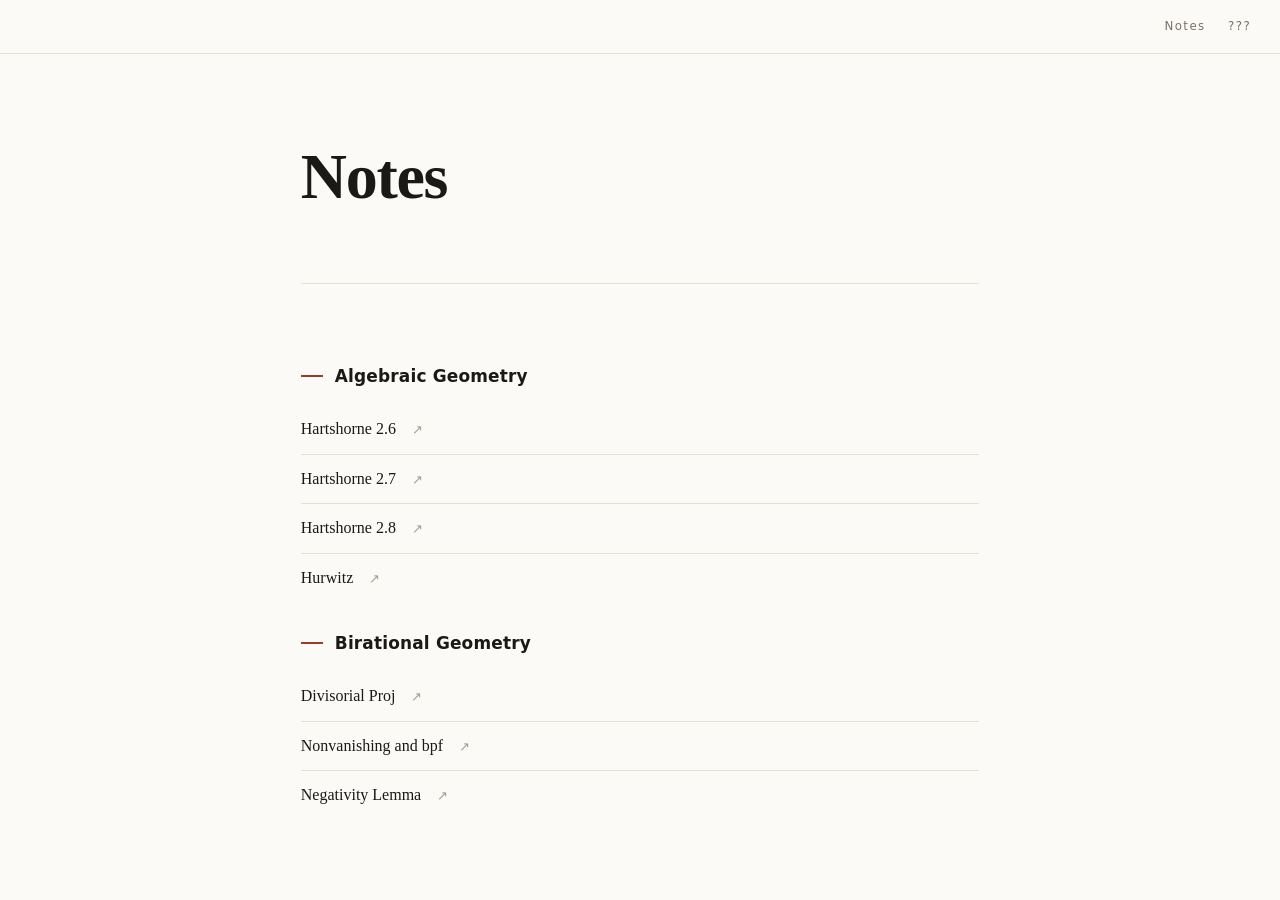
<file: site/index.html>
<!DOCTYPE html><html lang="en"><head><meta charset="utf-8">
<meta name="viewport" content="width=device-width,initial-scale=1"><title>Junjie Chen</title>
<style>
:root{--paper:#fbfaf6;--paper2:#f3f0e8;--ink:#1a1917;--soft:#3d3a34;--muted:#78726a;
--faint:#a49d92;--rule:#e4dfd3;--rule2:#cec7b7;--accent:#9a3b2c;--tint:rgba(154,59,44,.045);}
*{box-sizing:border-box}
body{margin:0;background:var(--paper);color:var(--soft);font-family:"Source Serif 4",Georgia,serif;
font-size:16.5px;line-height:1.8;-webkit-font-smoothing:antialiased}
a{color:var(--accent);text-decoration:underline;text-underline-offset:.2em;text-decoration-color:rgba(154,59,44,.3)}
.wrap{max-width:46rem;margin:0 auto;padding:0 1.8rem}
.topnav{display:flex;align-items:center;justify-content:space-between;gap:2rem;position:sticky;top:0;z-index:9;
background:rgba(251,250,246,.92);backdrop-filter:blur(8px);border-bottom:1px solid var(--rule);
padding:1rem 1.8rem;font-family:system-ui,sans-serif}
.brand{font-size:.95rem;letter-spacing:.18em;font-weight:600;color:var(--ink);text-decoration:none}
.topnav nav{display:flex;gap:1.4rem;font-size:.74rem;letter-spacing:.12em;margin-left:auto}
.topnav nav a{color:var(--muted);text-decoration:none}
.topnav nav a:hover{color:var(--accent)}
.topnav nav button{font:inherit;background:none;border:0;padding:0;color:var(--muted);cursor:pointer;letter-spacing:inherit}
.topnav nav button:hover{color:var(--accent)}
.hero{padding:5.5rem 0 3.5rem}
.hero h1{margin:0 0 .9rem;font-size:clamp(2.6rem,6vw,4rem);letter-spacing:-.02em;line-height:1.1;color:var(--ink)}
.hero p{margin:0;color:var(--muted);font-size:1rem;max-width:30rem}
section{padding:3.2rem 0;border-top:1px solid var(--rule)}
.shead{display:flex;align-items:baseline;gap:.9rem;margin-bottom:1.7rem}
.snum{font-family:system-ui,sans-serif;font-size:.7rem;letter-spacing:.12em;color:var(--accent)}
.shead h2{margin:0;font-size:1.05rem;font-weight:600;letter-spacing:.02em;color:var(--ink)}
.shead span.note{margin-left:auto;font-family:system-ui,sans-serif;font-size:.72rem;color:var(--faint)}
.group{margin:1.6rem 0 0}
.glabel{display:flex;align-items:center;gap:.75rem;font-family:system-ui,sans-serif;font-size:1.06rem;
font-weight:700;letter-spacing:.01em;color:var(--ink);margin:2.3rem 0 .85rem}
.glabel::before{content:"";width:22px;height:2px;background:var(--accent);flex:none}
.glabel:first-child{margin-top:.2rem}
.row{display:flex;align-items:baseline;gap:1rem;padding:.62rem 0;border-bottom:1px solid var(--rule);
text-decoration:none;color:inherit}
.row:last-child{border-bottom:0}
.row:hover .t{color:var(--accent)}
.row .t{font-size:1rem;color:var(--ink);transition:color .15s}
.row .meta{margin-left:auto;font-family:system-ui,sans-serif;font-size:.7rem;letter-spacing:.1em;color:var(--faint)}
.row .arrow{color:var(--faint);font-size:.8rem}
.row:hover .arrow{color:var(--accent)}
.empty{font-size:.9rem;color:var(--faint);padding:.5rem 0}
.about p{margin:0 0 .5rem;color:var(--muted);font-size:.95rem}
.about a{text-decoration:none;border-bottom:1px solid rgba(154,59,44,.28)}
footer{max-width:46rem;margin:0 auto;padding:2.6rem 1.8rem 4rem;color:var(--faint);
font-family:system-ui,sans-serif;font-size:.72rem;letter-spacing:.06em}
.crumb{font-family:system-ui,sans-serif;font-size:.78rem;letter-spacing:.02em;
color:var(--faint);margin:2.6rem 0 1.4rem}
.crumb a{color:var(--muted);text-decoration:none}
.crumb span{margin:0 .55rem;color:var(--rule2)}
main.article{max-width:44rem;margin:0 auto;padding:0 1.8rem 6rem}
.article h1{font-size:2rem;margin:.4rem 0 1.2rem;line-height:1.25;color:var(--ink)}
.article h2{font-size:1.3rem;margin:2.5rem 0 1rem;padding-bottom:.4rem;border-bottom:1px solid var(--rule);color:var(--ink)}
.article h3{font-size:1.06rem;margin:1.8rem 0 .6rem;color:var(--ink)}
.article p{margin:0 0 1.05rem;text-align:justify}
.header-section-number{font-family:system-ui,sans-serif;font-size:.78em;color:var(--faint);margin-right:.5em}
.stmt{margin:1.7rem 0;padding:1rem 1.3rem;border-left:2px solid var(--rule2)}
.stmt-theorem,.stmt-lemma,.stmt-proposition,.stmt-corollary{border-left-color:var(--accent);background:var(--tint)}
.stmt-definition{border-left-color:#35506f;background:rgba(53,80,111,.045)}
.stmt-head{display:flex;gap:.5rem;align-items:baseline;margin-bottom:.6rem;font-family:system-ui,sans-serif}
.stmt-kind{font-size:.74rem;font-weight:700;letter-spacing:.14em;color:var(--muted)}
.stmt-num{font-size:.78rem;font-weight:600;color:var(--muted)}
.stmt-theorem .stmt-kind,.stmt-theorem .stmt-num,.stmt-lemma .stmt-kind,.stmt-lemma .stmt-num{color:var(--accent)}
.stmt>p:last-child{margin-bottom:0}
.proof{margin:1.1rem 0 1.8rem;padding-left:1.2rem;border-left:1px solid var(--rule)}
.proof-head{font-family:system-ui,sans-serif;font-size:.72rem;font-weight:600;letter-spacing:.2em;color:var(--faint);margin-bottom:.5rem}
.eq{text-align:center;margin:1.4rem 0}.eq p{text-align:center;margin:0}
a.xref{text-decoration:none;border-bottom:1px solid rgba(154,59,44,.3)}
.math-source{margin:0 .05em}
.math-source.katex-display{margin:1.4rem 0;overflow-x:auto;overflow-y:hidden}
.katex{font-size:1.04em}

/* make4ht 输出的排版映射 */
/* pandoc 生成的定理块 */
.proposition,.lemma,.theorem,.corollary{margin:1.7rem 0;padding:1rem 1.3rem;border-left:2px solid var(--accent);background:var(--tint)}
.definition{margin:1.7rem 0;padding:1rem 1.3rem;border-left:2px solid #35506f;background:rgba(53,80,111,.045)}
.example,.remark{margin:1.7rem 0;padding:1rem 1.3rem;border-left:2px solid var(--rule2)}
.proposition p,.lemma p,.theorem p,.definition p,.example p,.remark p{margin:0 0 .6rem}
.proposition p:last-child,.lemma p:last-child,.theorem p:last-child,.definition p:last-child,
.example p:last-child,.remark p:last-child{margin-bottom:0}
.proof{margin:1.1rem 0 1.8rem;padding-left:1.2rem;border-left:1px solid var(--rule)}
.newtheorem{margin:1.6rem 0;padding:1rem 1.3rem;border-left:2px solid var(--rule2)}
.newtheorem .head{display:block;margin-bottom:.45rem;font-family:system-ui,sans-serif;font-size:.8rem;
font-weight:700;letter-spacing:.08em;color:var(--accent)}
.cmbx-12,.cmbx-10,.cmbx-9,.cmbx-8{font-weight:600}
.cmti-12,.cmti-10,.cmti-9,.cmti-8,.cmsl-12{font-style:italic}
.qopname{font-style:normal}
.titlemark{display:none}
h3.sectionHead{font-size:1.7rem;margin:0 0 1.2rem;padding-bottom:.5rem;border-bottom:1px solid var(--rule);color:var(--ink)}
h4.subsectionHead{font-size:1.22rem;margin:2.2rem 0 .8rem;font-weight:600;color:var(--ink)}
h5.subsubsectionHead{font-size:1.05rem;margin:1.8rem 0 .6rem;font-weight:600;color:var(--ink)}
.article p.noindent,.article p.indent{margin:0 0 1.05rem}
.article img{max-width:100%;height:auto;display:block;margin:1.4rem auto}
.article .newtheorem p:last-child{margin-bottom:0}

.article h4{font-size:1rem;margin:1.5rem 0 .5rem;font-weight:600;color:var(--ink)}
.article h5{font-size:.96rem;margin:1.2rem 0 .4rem;font-weight:600;color:var(--ink)}
.notelayout{max-width:64rem;margin:0 auto;padding:0 1.8rem;display:grid;
grid-template-columns:minmax(0,1fr) 13rem;gap:2.5rem;align-items:start}
.notelayout main.article{max-width:none;margin:0;padding:0 0 6rem}
.notetoc{position:sticky;top:4.2rem;padding-top:3.4rem;font-family:system-ui,sans-serif;font-size:.78rem;line-height:1.55}
.notetoc .side-label{margin:0 0 .7rem;font-size:.66rem;letter-spacing:.18em;text-transform:uppercase;color:var(--faint)}
.notetoc ul{list-style:none;margin:0;padding:0}
.notetoc ul ul{padding-left:.85rem}
.notetoc li{margin:0}
.notetoc a{display:block;padding:.22rem 0 .22rem .75rem;border-left:1px solid var(--rule);
color:var(--muted);text-decoration:none}
.notetoc a:hover{color:var(--ink)}
@media(max-width:1000px){.notelayout{grid-template-columns:1fr;padding:0 1.2rem}.notetoc{display:none}
.notelayout main.article{padding:0 0 4rem}}
.pdf-meta{font-family:system-ui,sans-serif;font-size:.78rem;color:var(--muted);margin:0 0 1rem}
.pdf-view{width:100%;height:78vh;border:1px solid var(--rule);border-radius:6px;background:var(--paper2)}
.pdf-fallback{font-size:.9rem;color:var(--muted);padding:1rem}
@media(max-width:760px){.pdf-view{height:65vh}}
@media(max-width:640px){.topnav{padding:.9rem 1.2rem}.topnav nav{gap:.9rem;font-size:.68rem}
.hero{padding:3.4rem 0 2.4rem}.row .meta{display:none}}
</style></head><body>
<header class="topnav"><nav><a href="index.html#note">Notes</a><button id="egg" type="button" title="彩蛋" aria-label="彩蛋">???</button></nav></header>

<div class="wrap">
  <div class="hero"><h1>Notes</h1></div>
  <section id="note">
    <div class="group"><p class="glabel">Algebraic Geometry</p><a class="row" href="notes/hartshorne-2-6.html"><span class="t">Hartshorne 2.6</span><span class="arrow">↗</span></a><a class="row" href="notes/hartshorne-2-7.html"><span class="t">Hartshorne 2.7</span><span class="arrow">↗</span></a><a class="row" href="notes/hartshorne-2-8.html"><span class="t">Hartshorne 2.8</span><span class="arrow">↗</span></a><a class="row" href="notes/hurwitz.html"><span class="t">Hurwitz</span><span class="arrow">↗</span></a></div><div class="group"><p class="glabel">Birational Geometry</p><a class="row" href="notes/divisorial-proj.html"><span class="t">Divisorial Proj</span><span class="arrow">↗</span></a><a class="row" href="notes/nonvanishing-bpf.html"><span class="t">Nonvanishing and bpf</span><span class="arrow">↗</span></a><a class="row" href="notes/negativity.html"><span class="t">Negativity Lemma</span><span class="arrow">↗</span></a></div>
  </section>
</div>

<canvas id="fx" style="position:fixed;inset:0;pointer-events:none;z-index:9998"></canvas>
<div id="fx-flash" style="position:fixed;inset:0;pointer-events:none;z-index:9997;opacity:0;
  background:radial-gradient(circle at 50% 42%, rgba(255,246,214,.95) 0%, rgba(255,214,140,.45) 22%,
  rgba(255,255,255,0) 62%);transition:opacity .5s ease-out"></div>
<script src="assets/js/celebration.js?v=bd45872902ae" defer></script>

</body></html>
</file>
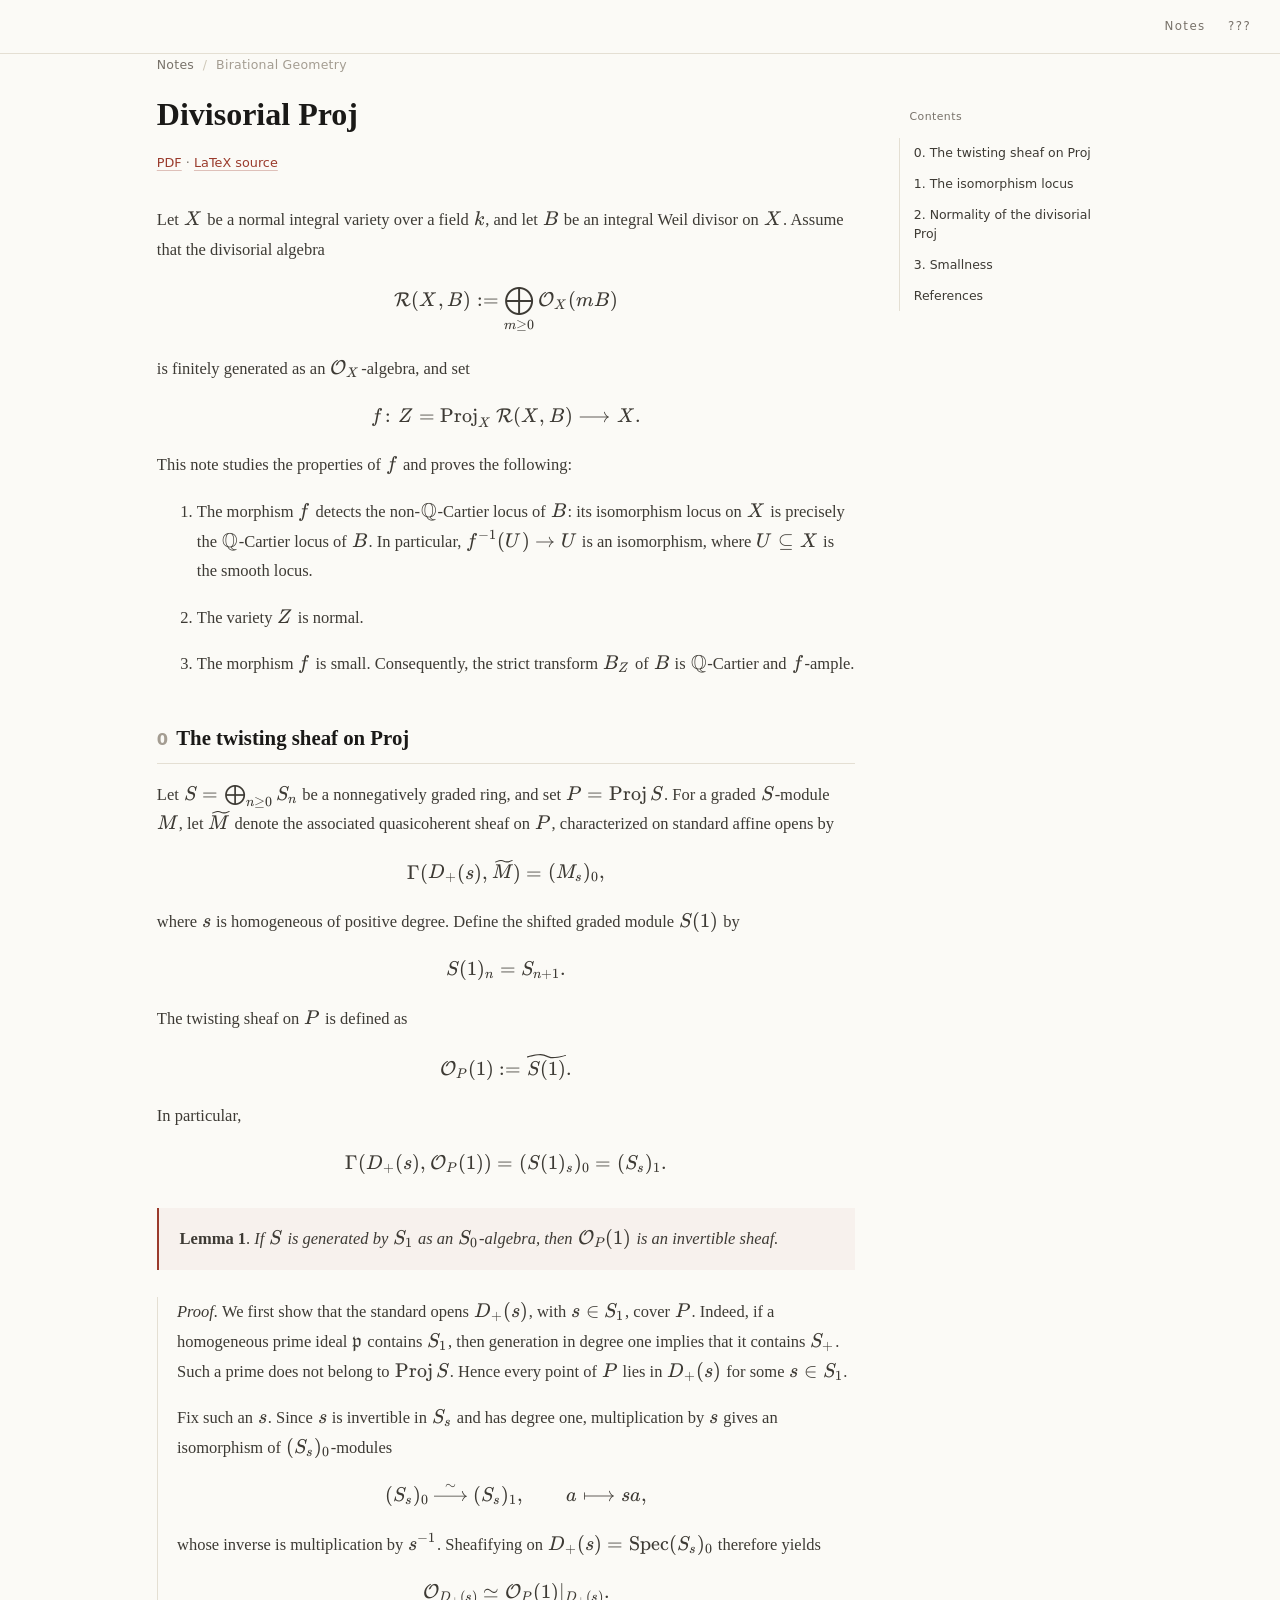
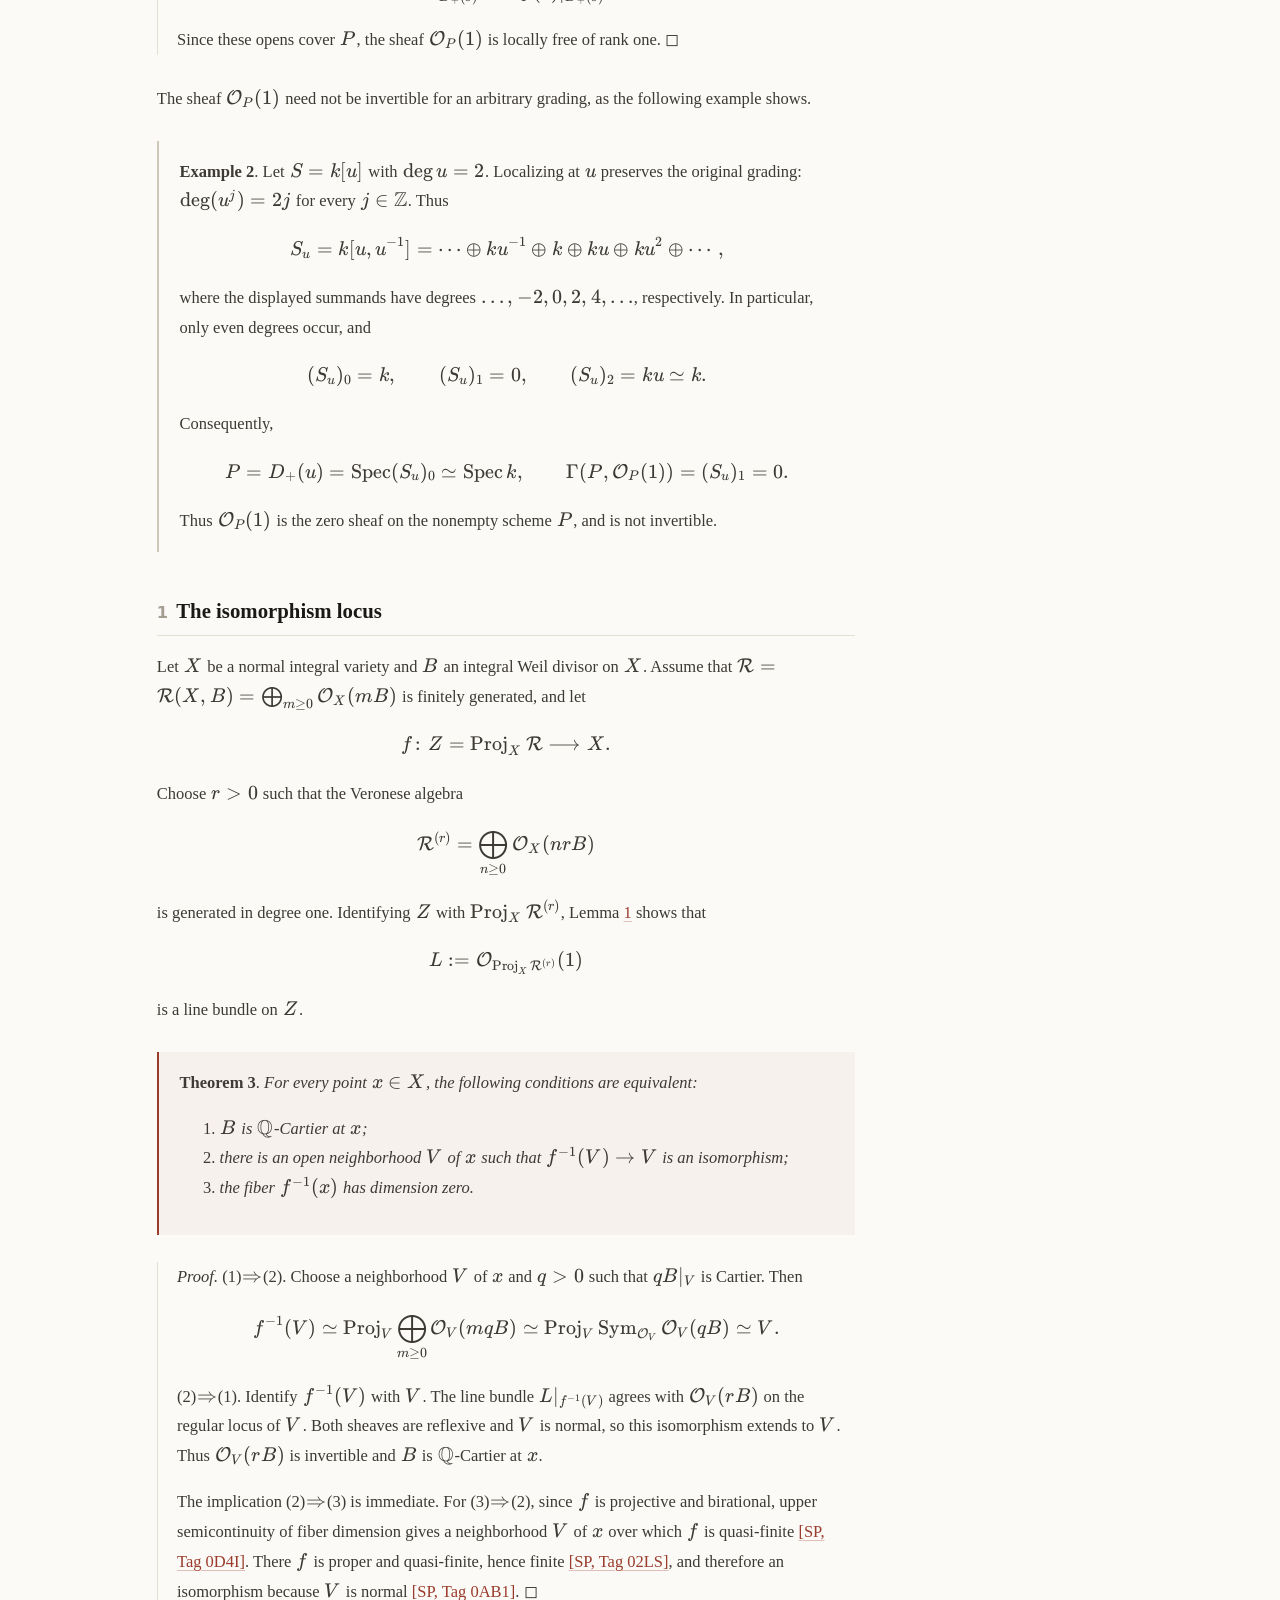
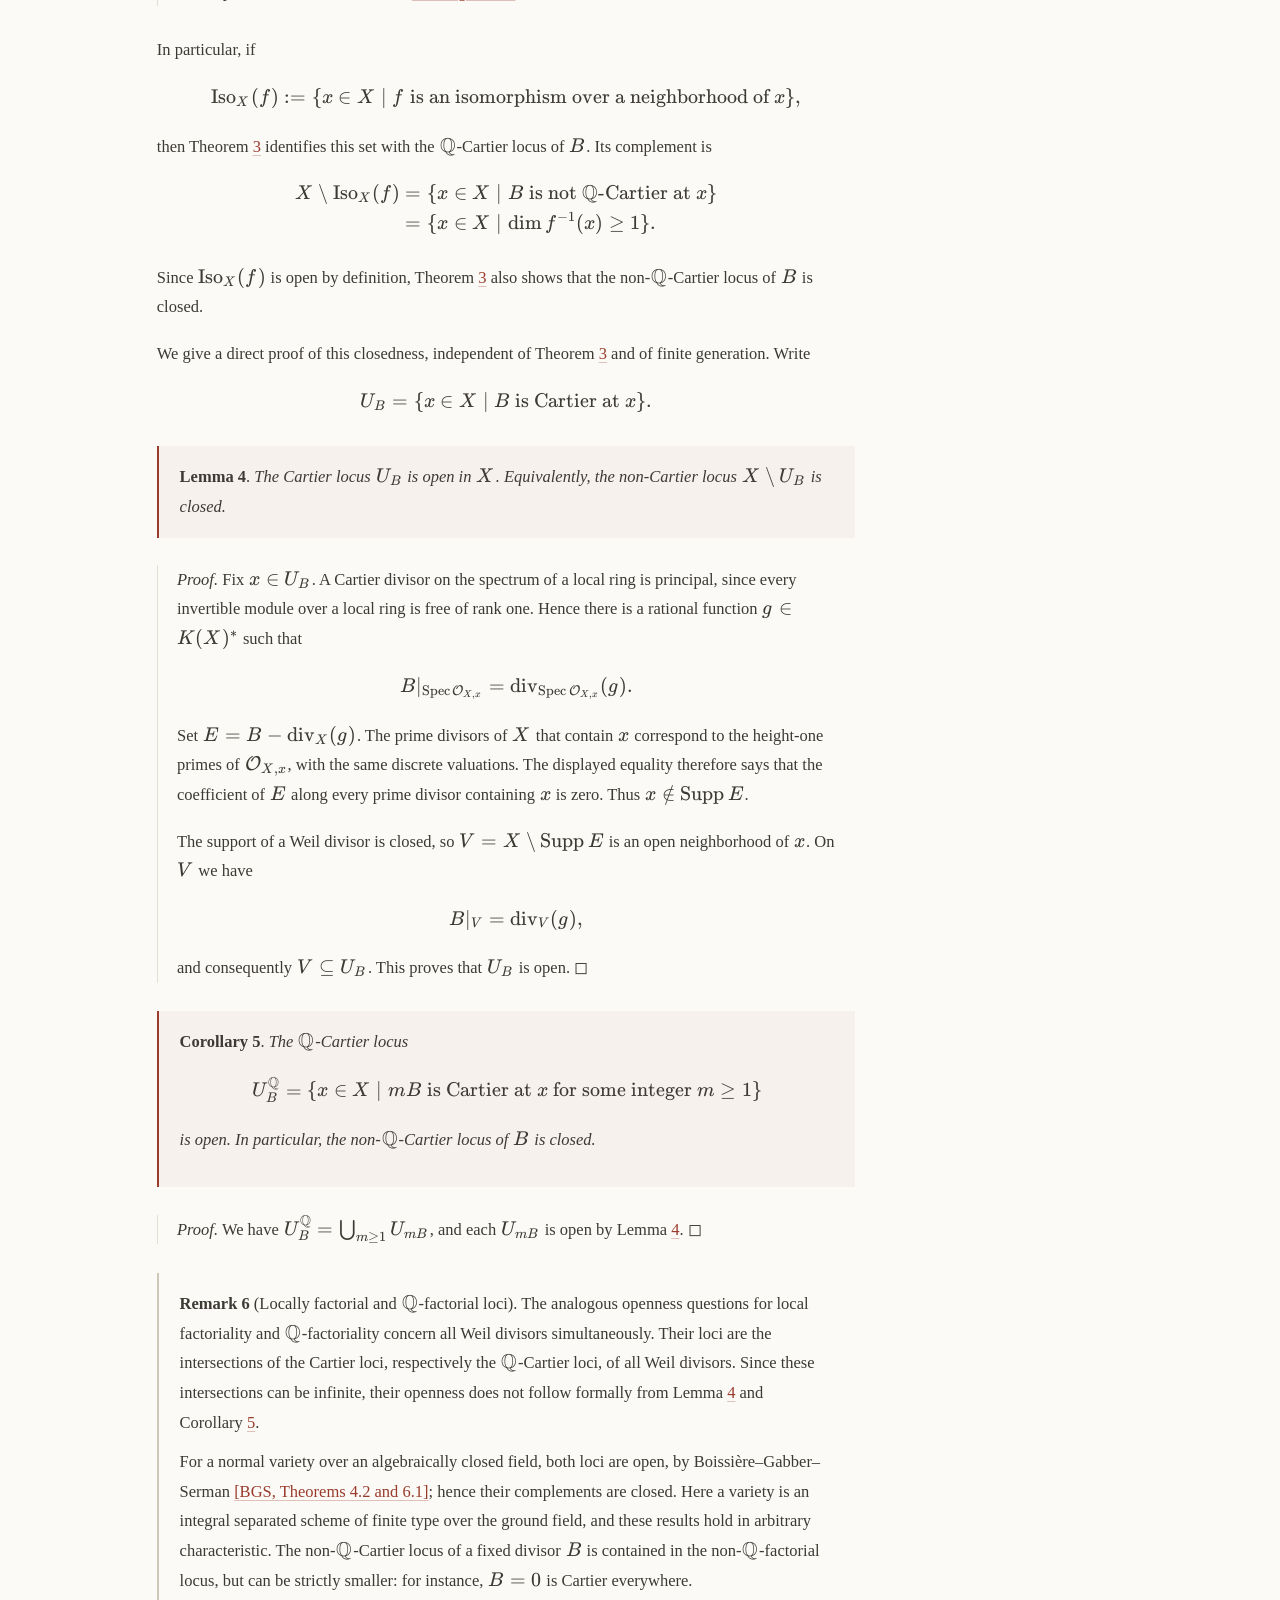
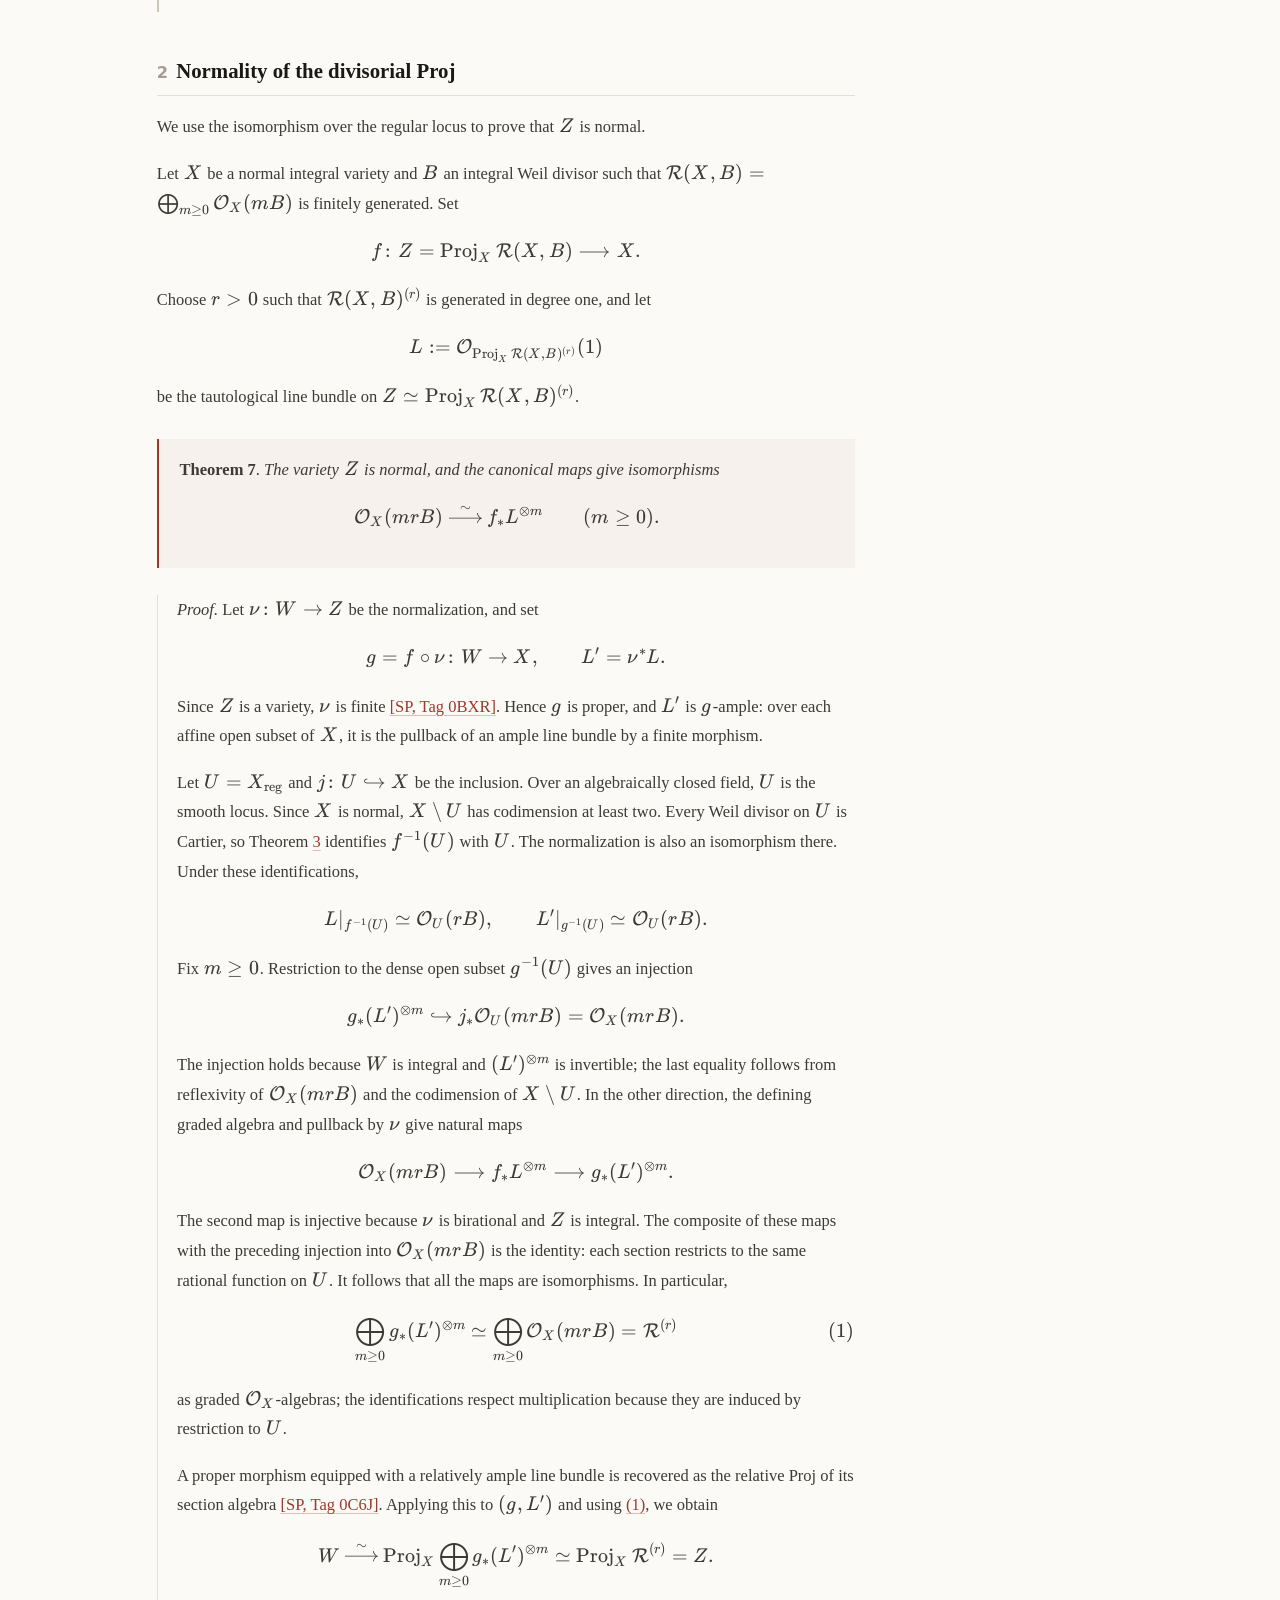
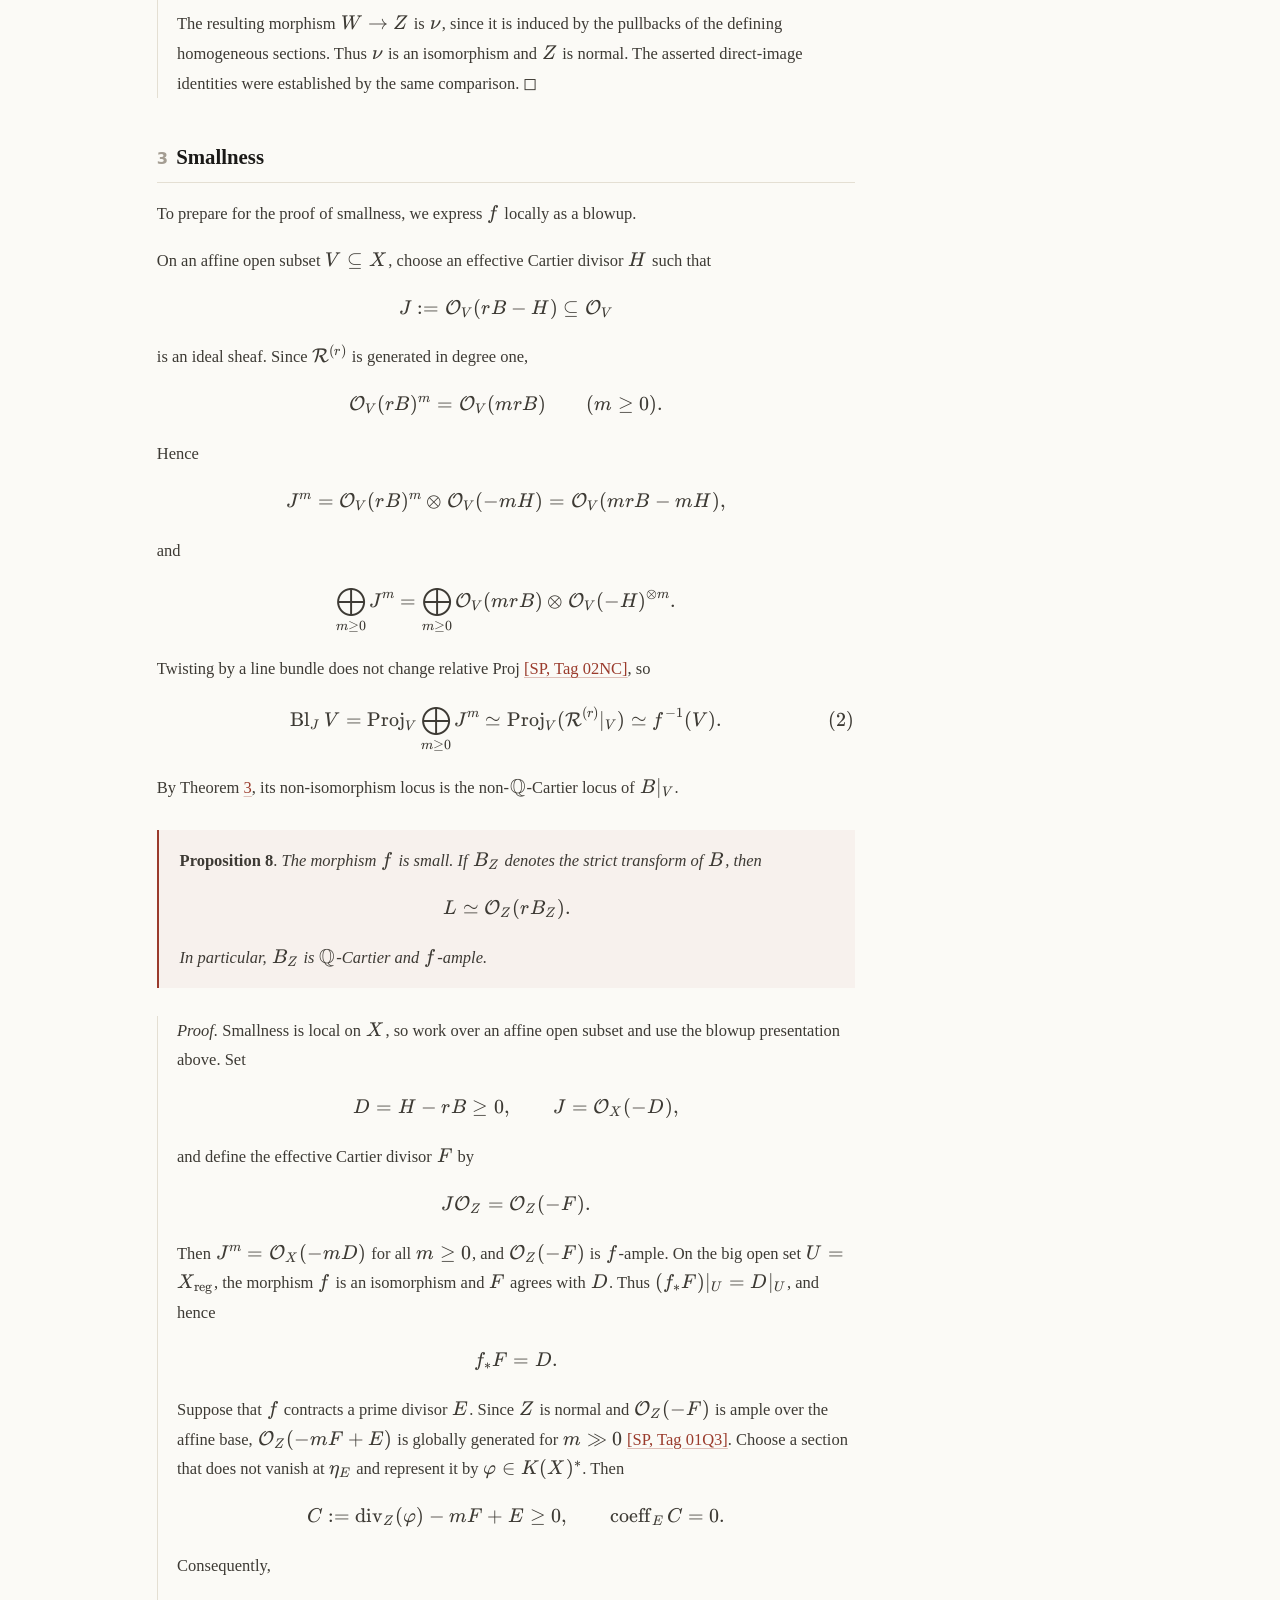
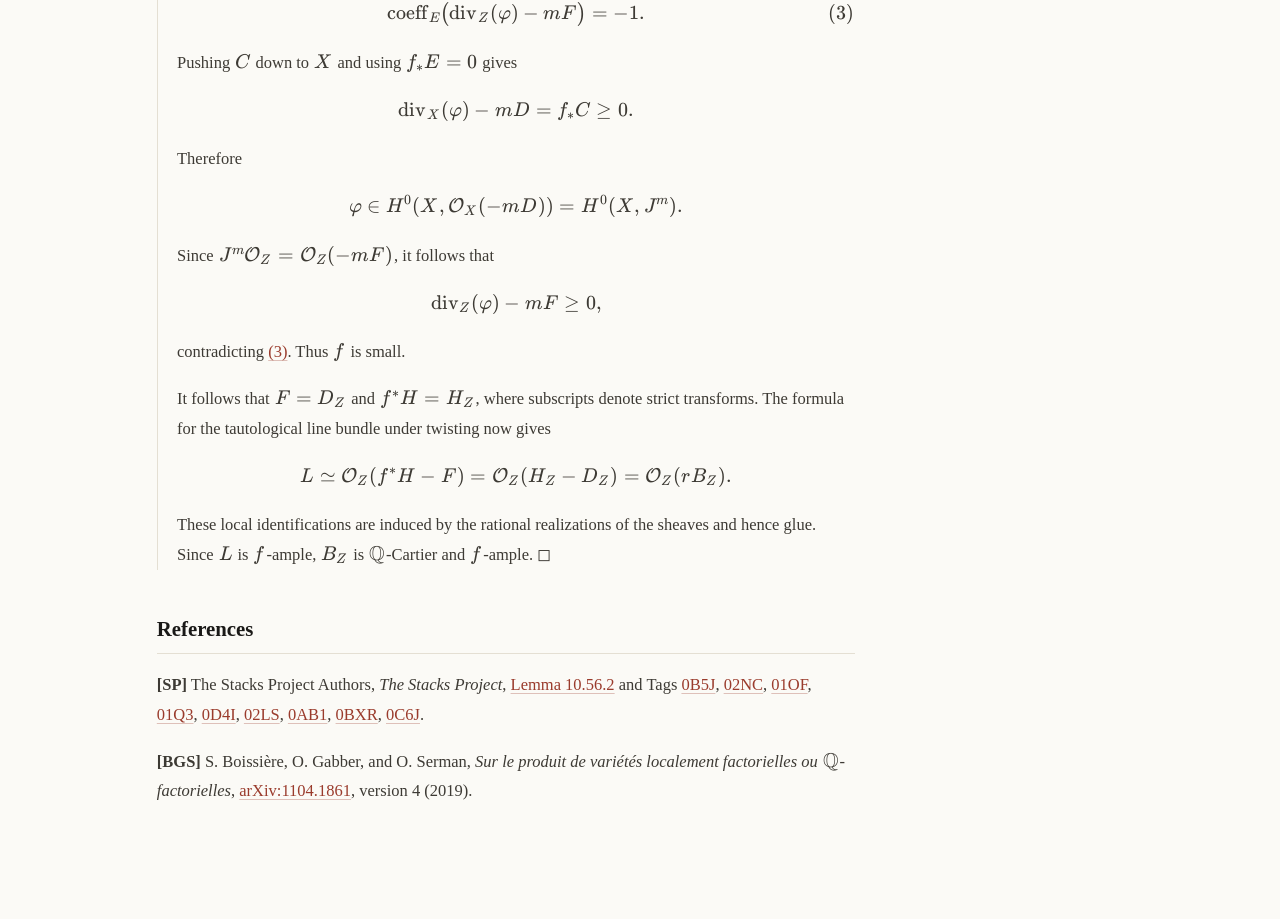
<file: site/notes/divisorial-proj.html>
<!DOCTYPE html><html lang="en"><head><meta charset="utf-8">
<meta name="viewport" content="width=device-width,initial-scale=1"><title>Divisorial Proj</title>
<style>
:root{--paper:#fbfaf6;--paper2:#f3f0e8;--ink:#1a1917;--soft:#3d3a34;--muted:#78726a;
--faint:#a49d92;--rule:#e4dfd3;--rule2:#cec7b7;--accent:#9a3b2c;--tint:rgba(154,59,44,.045);}
*{box-sizing:border-box}
body{margin:0;background:var(--paper);color:var(--soft);font-family:"Source Serif 4",Georgia,serif;
font-size:16.5px;line-height:1.8;-webkit-font-smoothing:antialiased}
a{color:var(--accent);text-decoration:underline;text-underline-offset:.2em;text-decoration-color:rgba(154,59,44,.3)}
.wrap{max-width:46rem;margin:0 auto;padding:0 1.8rem}
.topnav{display:flex;align-items:center;justify-content:space-between;gap:2rem;position:sticky;top:0;z-index:9;
background:rgba(251,250,246,.92);backdrop-filter:blur(8px);border-bottom:1px solid var(--rule);
padding:1rem 1.8rem;font-family:system-ui,sans-serif}
.brand{font-size:.95rem;letter-spacing:.18em;font-weight:600;color:var(--ink);text-decoration:none}
.topnav nav{display:flex;gap:1.4rem;font-size:.74rem;letter-spacing:.12em;margin-left:auto}
.topnav nav a{color:var(--muted);text-decoration:none}
.topnav nav a:hover{color:var(--accent)}
.topnav nav button{font:inherit;background:none;border:0;padding:0;color:var(--muted);cursor:pointer;letter-spacing:inherit}
.topnav nav button:hover{color:var(--accent)}
.hero{padding:5.5rem 0 3.5rem}
.hero h1{margin:0 0 .9rem;font-size:clamp(2.6rem,6vw,4rem);letter-spacing:-.02em;line-height:1.1;color:var(--ink)}
.hero p{margin:0;color:var(--muted);font-size:1rem;max-width:30rem}
section{padding:3.2rem 0;border-top:1px solid var(--rule)}
.shead{display:flex;align-items:baseline;gap:.9rem;margin-bottom:1.7rem}
.snum{font-family:system-ui,sans-serif;font-size:.7rem;letter-spacing:.12em;color:var(--accent)}
.shead h2{margin:0;font-size:1.05rem;font-weight:600;letter-spacing:.02em;color:var(--ink)}
.shead span.note{margin-left:auto;font-family:system-ui,sans-serif;font-size:.72rem;color:var(--faint)}
.group{margin:1.6rem 0 0}
.glabel{display:flex;align-items:center;gap:.75rem;font-family:system-ui,sans-serif;font-size:1.06rem;
font-weight:700;letter-spacing:.01em;color:var(--ink);margin:2.3rem 0 .85rem}
.glabel::before{content:"";width:22px;height:2px;background:var(--accent);flex:none}
.glabel:first-child{margin-top:.2rem}
.row{display:flex;align-items:baseline;gap:1rem;padding:.62rem 0;border-bottom:1px solid var(--rule);
text-decoration:none;color:inherit}
.row:last-child{border-bottom:0}
.row:hover .t{color:var(--accent)}
.row .t{font-size:1rem;color:var(--ink);transition:color .15s}
.row .meta{margin-left:auto;font-family:system-ui,sans-serif;font-size:.7rem;letter-spacing:.1em;color:var(--faint)}
.row .arrow{color:var(--faint);font-size:.8rem}
.row:hover .arrow{color:var(--accent)}
.empty{font-size:.9rem;color:var(--faint);padding:.5rem 0}
.about p{margin:0 0 .5rem;color:var(--muted);font-size:.95rem}
.about a{text-decoration:none;border-bottom:1px solid rgba(154,59,44,.28)}
footer{max-width:46rem;margin:0 auto;padding:2.6rem 1.8rem 4rem;color:var(--faint);
font-family:system-ui,sans-serif;font-size:.72rem;letter-spacing:.06em}
.crumb{font-family:system-ui,sans-serif;font-size:.78rem;letter-spacing:.02em;
color:var(--faint);margin:2.6rem 0 1.4rem}
.crumb a{color:var(--muted);text-decoration:none}
.crumb span{margin:0 .55rem;color:var(--rule2)}
main.article{max-width:44rem;margin:0 auto;padding:0 1.8rem 6rem}
.article h1{font-size:2rem;margin:.4rem 0 1.2rem;line-height:1.25;color:var(--ink)}
.article h2{font-size:1.3rem;margin:2.5rem 0 1rem;padding-bottom:.4rem;border-bottom:1px solid var(--rule);color:var(--ink)}
.article h3{font-size:1.06rem;margin:1.8rem 0 .6rem;color:var(--ink)}
.article p{margin:0 0 1.05rem;text-align:justify}
.header-section-number{font-family:system-ui,sans-serif;font-size:.78em;color:var(--faint);margin-right:.5em}
.stmt{margin:1.7rem 0;padding:1rem 1.3rem;border-left:2px solid var(--rule2)}
.stmt-theorem,.stmt-lemma,.stmt-proposition,.stmt-corollary{border-left-color:var(--accent);background:var(--tint)}
.stmt-definition{border-left-color:#35506f;background:rgba(53,80,111,.045)}
.stmt-head{display:flex;gap:.5rem;align-items:baseline;margin-bottom:.6rem;font-family:system-ui,sans-serif}
.stmt-kind{font-size:.74rem;font-weight:700;letter-spacing:.14em;color:var(--muted)}
.stmt-num{font-size:.78rem;font-weight:600;color:var(--muted)}
.stmt-theorem .stmt-kind,.stmt-theorem .stmt-num,.stmt-lemma .stmt-kind,.stmt-lemma .stmt-num{color:var(--accent)}
.stmt>p:last-child{margin-bottom:0}
.proof{margin:1.1rem 0 1.8rem;padding-left:1.2rem;border-left:1px solid var(--rule)}
.proof-head{font-family:system-ui,sans-serif;font-size:.72rem;font-weight:600;letter-spacing:.2em;color:var(--faint);margin-bottom:.5rem}
.eq{text-align:center;margin:1.4rem 0}.eq p{text-align:center;margin:0}
a.xref{text-decoration:none;border-bottom:1px solid rgba(154,59,44,.3)}
.math-source{margin:0 .05em}
.math-source.katex-display{margin:1.4rem 0;overflow-x:auto;overflow-y:hidden}
.katex{font-size:1.04em}

/* make4ht 输出的排版映射 */
/* pandoc 生成的定理块 */
.proposition,.lemma,.theorem,.corollary{margin:1.7rem 0;padding:1rem 1.3rem;border-left:2px solid var(--accent);background:var(--tint)}
.definition{margin:1.7rem 0;padding:1rem 1.3rem;border-left:2px solid #35506f;background:rgba(53,80,111,.045)}
.example,.remark{margin:1.7rem 0;padding:1rem 1.3rem;border-left:2px solid var(--rule2)}
.proposition p,.lemma p,.theorem p,.definition p,.example p,.remark p{margin:0 0 .6rem}
.proposition p:last-child,.lemma p:last-child,.theorem p:last-child,.definition p:last-child,
.example p:last-child,.remark p:last-child{margin-bottom:0}
.proof{margin:1.1rem 0 1.8rem;padding-left:1.2rem;border-left:1px solid var(--rule)}
.newtheorem{margin:1.6rem 0;padding:1rem 1.3rem;border-left:2px solid var(--rule2)}
.newtheorem .head{display:block;margin-bottom:.45rem;font-family:system-ui,sans-serif;font-size:.8rem;
font-weight:700;letter-spacing:.08em;color:var(--accent)}
.cmbx-12,.cmbx-10,.cmbx-9,.cmbx-8{font-weight:600}
.cmti-12,.cmti-10,.cmti-9,.cmti-8,.cmsl-12{font-style:italic}
.qopname{font-style:normal}
.titlemark{display:none}
h3.sectionHead{font-size:1.7rem;margin:0 0 1.2rem;padding-bottom:.5rem;border-bottom:1px solid var(--rule);color:var(--ink)}
h4.subsectionHead{font-size:1.22rem;margin:2.2rem 0 .8rem;font-weight:600;color:var(--ink)}
h5.subsubsectionHead{font-size:1.05rem;margin:1.8rem 0 .6rem;font-weight:600;color:var(--ink)}
.article p.noindent,.article p.indent{margin:0 0 1.05rem}
.article img{max-width:100%;height:auto;display:block;margin:1.4rem auto}
.article .newtheorem p:last-child{margin-bottom:0}

.article h4{font-size:1rem;margin:1.5rem 0 .5rem;font-weight:600;color:var(--ink)}
.article h5{font-size:.96rem;margin:1.2rem 0 .4rem;font-weight:600;color:var(--ink)}
.notelayout{max-width:64rem;margin:0 auto;padding:0 1.8rem;display:grid;
grid-template-columns:minmax(0,1fr) 13rem;gap:2.5rem;align-items:start}
.notelayout main.article{max-width:none;margin:0;padding:0 0 6rem}
.notetoc{position:sticky;top:4.2rem;padding-top:3.4rem;font-family:system-ui,sans-serif;font-size:.78rem;line-height:1.55}
.notetoc .side-label{margin:0 0 .7rem;font-size:.66rem;letter-spacing:.18em;text-transform:uppercase;color:var(--faint)}
.notetoc ul{list-style:none;margin:0;padding:0}
.notetoc ul ul{padding-left:.85rem}
.notetoc li{margin:0}
.notetoc a{display:block;padding:.22rem 0 .22rem .75rem;border-left:1px solid var(--rule);
color:var(--muted);text-decoration:none}
.notetoc a:hover{color:var(--ink)}
@media(max-width:1000px){.notelayout{grid-template-columns:1fr;padding:0 1.2rem}.notetoc{display:none}
.notelayout main.article{padding:0 0 4rem}}
.pdf-meta{font-family:system-ui,sans-serif;font-size:.78rem;color:var(--muted);margin:0 0 1rem}
.pdf-view{width:100%;height:78vh;border:1px solid var(--rule);border-radius:6px;background:var(--paper2)}
.pdf-fallback{font-size:.9rem;color:var(--muted);padding:1rem}
@media(max-width:760px){.pdf-view{height:65vh}}
@media(max-width:640px){.topnav{padding:.9rem 1.2rem}.topnav nav{gap:.9rem;font-size:.68rem}
.hero{padding:3.4rem 0 2.4rem}.row .meta{display:none}}
</style><link rel="stylesheet" href="../assets/katex/katex.min.css"><link rel="stylesheet" href="../assets/css/note-toc.css?v=1"><style id="divisorial-layout">
.divisorial-page .notelayout,.divisorial-note{min-width:0}
.divisorial-note [id]{scroll-margin-top:5rem}
.divisorial-note .proof{min-width:0}
.divisorial-note p{text-align:left}
.divisorial-note .math-source:has(>.katex-display){display:block;max-width:100%;min-width:0}
.divisorial-note .math-source>.katex-display{max-width:100%;overflow-x:auto;overflow-y:hidden;padding:.25rem 0}
.divisorial-note .source-links{font:.8rem/1.6 system-ui,sans-serif;color:var(--muted);margin-bottom:2rem}
@media(max-width:680px){
  body.divisorial-page{font-size:16px;line-height:1.7}
  .divisorial-page .notelayout{display:block;padding:0 1rem}
  .divisorial-page .notelayout main.article{width:100%;min-width:0;padding-bottom:3rem}
  .divisorial-page .notetoc{display:none}
  .divisorial-page .topnav{padding:.8rem 1rem}
  .divisorial-note .crumb{margin:1.5rem 0 1rem;line-height:1.5}
  .divisorial-note h1{font-size:1.7rem;line-height:1.25;overflow-wrap:break-word}
  .divisorial-note h2{font-size:1.18rem;line-height:1.4;margin-top:2rem}
  .divisorial-note p{text-align:left;overflow-wrap:break-word}
  .divisorial-note :is(.lemma,.proposition,.theorem,.corollary,.definition,.example,.remark){min-width:0;max-width:100%;padding:.8rem .85rem;margin:1.3rem 0}
  .divisorial-note .proof{padding-left:.75rem}
  .divisorial-note ol{padding-left:1.35rem}
  .divisorial-note .math-source{display:inline-block;max-width:100%;overflow-x:auto;overflow-y:hidden;vertical-align:middle;padding-block:.08rem}
  .divisorial-note .math-source:has(>.katex-display){display:block}
  .divisorial-note .katex{font-size:1em}
  .divisorial-note .math-source>.katex-display{margin:1rem 0;padding:.25rem 0}
  .divisorial-note .katex-display>.katex{display:table;width:max-content;min-width:100%;box-sizing:border-box}
  .divisorial-note .katex-display:has(.tag)>.katex{padding-inline:2.4rem}
  .divisorial-note math[display=block]{display:block;max-width:100%;overflow-x:auto}
}
</style></head><body class="divisorial-page">
<header class="topnav"><nav><a href="../index.html#note">Notes</a><button id="egg" type="button" title="彩蛋" aria-label="彩蛋">???</button></nav></header>
<div class="notelayout"><main class="article divisorial-note"><p class="crumb"><a href="../index.html#note">Notes</a><span>/</span>Birational Geometry</p><h1 id="page-title">Divisorial Proj</h1><p class="source-links"><a href="../assets/notes/divisorial-proj.pdf">PDF</a> · <a href="../assets/notes/divisorial-proj.tex">LaTeX source</a></p><p>Let
<math display="inline" xmlns="http://www.w3.org/1998/Math/MathML"><semantics><mi>X</mi><annotation encoding="application/x-tex">X</annotation></semantics></math>
be a normal integral variety over a field
<math display="inline" xmlns="http://www.w3.org/1998/Math/MathML"><semantics><mi>k</mi><annotation encoding="application/x-tex">k</annotation></semantics></math>,
and let
<math display="inline" xmlns="http://www.w3.org/1998/Math/MathML"><semantics><mi>B</mi><annotation encoding="application/x-tex">B</annotation></semantics></math>
be an integral Weil divisor on
<math display="inline" xmlns="http://www.w3.org/1998/Math/MathML"><semantics><mi>X</mi><annotation encoding="application/x-tex">X</annotation></semantics></math>.
Assume that the divisorial algebra
<math display="block" xmlns="http://www.w3.org/1998/Math/MathML"><semantics><mrow><mi mathvariant="script">ℛ</mi><mo stretchy="false" form="prefix">(</mo><mi>X</mi><mo>,</mo><mi>B</mi><mo stretchy="false" form="postfix">)</mo><mo>:=</mo><msub><mo>⨁</mo><mrow><mi>m</mi><mo>≥</mo><mn>0</mn></mrow></msub><msub><mi mathvariant="script">𝒪</mi><mi>X</mi></msub><mo stretchy="false" form="prefix">(</mo><mi>m</mi><mi>B</mi><mo stretchy="false" form="postfix">)</mo></mrow><annotation encoding="application/x-tex">\mathcal R(X,B):=\bigoplus_{m\ge0}\mathcal O_X(mB)</annotation></semantics></math>
is finitely generated as an
<math display="inline" xmlns="http://www.w3.org/1998/Math/MathML"><semantics><msub><mi mathvariant="script">𝒪</mi><mi>X</mi></msub><annotation encoding="application/x-tex">\mathcal O_X</annotation></semantics></math>-algebra,
and set
<math display="block" xmlns="http://www.w3.org/1998/Math/MathML"><semantics><mrow><mi>f</mi><mo>:</mo><mi>Z</mi><mo>=</mo><msub><mrow><mi mathvariant="normal">Proj</mi><mo>&#8289;</mo></mrow><mi>X</mi></msub><mi mathvariant="script">ℛ</mi><mo stretchy="false" form="prefix">(</mo><mi>X</mi><mo>,</mo><mi>B</mi><mo stretchy="false" form="postfix">)</mo><mo>→</mo><mi>X</mi><mi>.</mi></mrow><annotation encoding="application/x-tex">f\colon Z=\mathop{\mathrm{Proj}}_X\mathcal R(X,B)\longrightarrow X.</annotation></semantics></math>
This note studies the properties of
<math display="inline" xmlns="http://www.w3.org/1998/Math/MathML"><semantics><mi>f</mi><annotation encoding="application/x-tex">f</annotation></semantics></math>
and proves the following:</p>
<ol>
<li><p>The morphism
<math display="inline" xmlns="http://www.w3.org/1998/Math/MathML"><semantics><mi>f</mi><annotation encoding="application/x-tex">f</annotation></semantics></math>
detects the
non-<math display="inline" xmlns="http://www.w3.org/1998/Math/MathML"><semantics><mi mathvariant="double-struck">ℚ</mi><annotation encoding="application/x-tex">\mathbb Q</annotation></semantics></math>-Cartier
locus of
<math display="inline" xmlns="http://www.w3.org/1998/Math/MathML"><semantics><mi>B</mi><annotation encoding="application/x-tex">B</annotation></semantics></math>:
its isomorphism locus on
<math display="inline" xmlns="http://www.w3.org/1998/Math/MathML"><semantics><mi>X</mi><annotation encoding="application/x-tex">X</annotation></semantics></math>
is precisely the
<math display="inline" xmlns="http://www.w3.org/1998/Math/MathML"><semantics><mi mathvariant="double-struck">ℚ</mi><annotation encoding="application/x-tex">\mathbb Q</annotation></semantics></math>-Cartier
locus of
<math display="inline" xmlns="http://www.w3.org/1998/Math/MathML"><semantics><mi>B</mi><annotation encoding="application/x-tex">B</annotation></semantics></math>.
In particular,
<math display="inline" xmlns="http://www.w3.org/1998/Math/MathML"><semantics><mrow><msup><mi>f</mi><mrow><mi>−</mi><mn>1</mn></mrow></msup><mo stretchy="false" form="prefix">(</mo><mi>U</mi><mo stretchy="false" form="postfix">)</mo><mo>→</mo><mi>U</mi></mrow><annotation encoding="application/x-tex">f^{-1}(U)\to U</annotation></semantics></math>
is an isomorphism, where
<math display="inline" xmlns="http://www.w3.org/1998/Math/MathML"><semantics><mrow><mi>U</mi><mo>⊆</mo><mi>X</mi></mrow><annotation encoding="application/x-tex">U\subseteq X</annotation></semantics></math>
is the smooth locus.</p></li>
<li><p>The variety
<math display="inline" xmlns="http://www.w3.org/1998/Math/MathML"><semantics><mi>Z</mi><annotation encoding="application/x-tex">Z</annotation></semantics></math>
is normal.</p></li>
<li><p>The morphism
<math display="inline" xmlns="http://www.w3.org/1998/Math/MathML"><semantics><mi>f</mi><annotation encoding="application/x-tex">f</annotation></semantics></math>
is small. Consequently, the strict transform
<math display="inline" xmlns="http://www.w3.org/1998/Math/MathML"><semantics><msub><mi>B</mi><mi>Z</mi></msub><annotation encoding="application/x-tex">B_Z</annotation></semantics></math>
of
<math display="inline" xmlns="http://www.w3.org/1998/Math/MathML"><semantics><mi>B</mi><annotation encoding="application/x-tex">B</annotation></semantics></math>
is
<math display="inline" xmlns="http://www.w3.org/1998/Math/MathML"><semantics><mi mathvariant="double-struck">ℚ</mi><annotation encoding="application/x-tex">\mathbb Q</annotation></semantics></math>-Cartier
and
<math display="inline" xmlns="http://www.w3.org/1998/Math/MathML"><semantics><mi>f</mi><annotation encoding="application/x-tex">f</annotation></semantics></math>-ample.</p></li>
</ol>
<h2 id="the-twisting-sheaf-on-proj"><span class="header-section-number">0</span>The twisting sheaf on Proj</h2>
<p>Let
<math display="inline" xmlns="http://www.w3.org/1998/Math/MathML"><semantics><mrow><mi>S</mi><mo>=</mo><msub><mo>⨁</mo><mrow><mi>n</mi><mo>≥</mo><mn>0</mn></mrow></msub><msub><mi>S</mi><mi>n</mi></msub></mrow><annotation encoding="application/x-tex">S=\bigoplus_{n\ge0}S_n</annotation></semantics></math>
be a nonnegatively graded ring, and set
<math display="inline" xmlns="http://www.w3.org/1998/Math/MathML"><semantics><mrow><mi>P</mi><mo>=</mo><mrow><mi mathvariant="normal">Proj</mi><mo>&#8289;</mo></mrow><mi>S</mi></mrow><annotation encoding="application/x-tex">P=\mathop{\mathrm{Proj}}S</annotation></semantics></math>.
For a graded
<math display="inline" xmlns="http://www.w3.org/1998/Math/MathML"><semantics><mi>S</mi><annotation encoding="application/x-tex">S</annotation></semantics></math>-module
<math display="inline" xmlns="http://www.w3.org/1998/Math/MathML"><semantics><mi>M</mi><annotation encoding="application/x-tex">M</annotation></semantics></math>,
let
<math display="inline" xmlns="http://www.w3.org/1998/Math/MathML"><semantics><mover><mi>M</mi><mo accent="true">̃</mo></mover><annotation encoding="application/x-tex">\widetilde M</annotation></semantics></math>
denote the associated quasicoherent sheaf on
<math display="inline" xmlns="http://www.w3.org/1998/Math/MathML"><semantics><mi>P</mi><annotation encoding="application/x-tex">P</annotation></semantics></math>,
characterized on standard affine opens by
<math display="block" xmlns="http://www.w3.org/1998/Math/MathML"><semantics><mrow><mi mathvariant="normal">Γ</mi><mo stretchy="false" form="prefix">(</mo><msub><mi>D</mi><mo>+</mo></msub><mo stretchy="false" form="prefix">(</mo><mi>s</mi><mo stretchy="false" form="postfix">)</mo><mo>,</mo><mover><mi>M</mi><mo accent="true">̃</mo></mover><mo stretchy="false" form="postfix">)</mo><mo>=</mo><mo stretchy="false" form="prefix">(</mo><msub><mi>M</mi><mi>s</mi></msub><msub><mo stretchy="false" form="postfix">)</mo><mn>0</mn></msub><mo>,</mo></mrow><annotation encoding="application/x-tex">\Gamma(D_+(s),\widetilde M)=(M_s)_0,</annotation></semantics></math>
where
<math display="inline" xmlns="http://www.w3.org/1998/Math/MathML"><semantics><mi>s</mi><annotation encoding="application/x-tex">s</annotation></semantics></math>
is homogeneous of positive degree. Define the shifted graded module
<math display="inline" xmlns="http://www.w3.org/1998/Math/MathML"><semantics><mrow><mi>S</mi><mo stretchy="false" form="prefix">(</mo><mn>1</mn><mo stretchy="false" form="postfix">)</mo></mrow><annotation encoding="application/x-tex">S(1)</annotation></semantics></math>
by
<math display="block" xmlns="http://www.w3.org/1998/Math/MathML"><semantics><mrow><mi>S</mi><mo stretchy="false" form="prefix">(</mo><mn>1</mn><msub><mo stretchy="false" form="postfix">)</mo><mi>n</mi></msub><mo>=</mo><msub><mi>S</mi><mrow><mi>n</mi><mo>+</mo><mn>1</mn></mrow></msub><mi>.</mi></mrow><annotation encoding="application/x-tex">S(1)_n=S_{n+1}.</annotation></semantics></math>
The twisting sheaf on
<math display="inline" xmlns="http://www.w3.org/1998/Math/MathML"><semantics><mi>P</mi><annotation encoding="application/x-tex">P</annotation></semantics></math>
is defined as
<math display="block" xmlns="http://www.w3.org/1998/Math/MathML"><semantics><mrow><msub><mi mathvariant="script">𝒪</mi><mi>P</mi></msub><mo stretchy="false" form="prefix">(</mo><mn>1</mn><mo stretchy="false" form="postfix">)</mo><mo>:=</mo><mover><mrow><mi>S</mi><mo stretchy="false" form="prefix">(</mo><mn>1</mn><mo stretchy="false" form="postfix">)</mo></mrow><mo accent="true">̃</mo></mover><mi>.</mi></mrow><annotation encoding="application/x-tex">\mathcal O_P(1):=\widetilde{S(1)}.</annotation></semantics></math>
In particular,
<math display="block" xmlns="http://www.w3.org/1998/Math/MathML"><semantics><mrow><mi mathvariant="normal">Γ</mi><mo stretchy="false" form="prefix">(</mo><msub><mi>D</mi><mo>+</mo></msub><mo stretchy="false" form="prefix">(</mo><mi>s</mi><mo stretchy="false" form="postfix">)</mo><mo>,</mo><msub><mi mathvariant="script">𝒪</mi><mi>P</mi></msub><mo stretchy="false" form="prefix">(</mo><mn>1</mn><mo stretchy="false" form="postfix">)</mo><mo stretchy="false" form="postfix">)</mo><mo>=</mo><mo stretchy="false" form="prefix">(</mo><mi>S</mi><mo stretchy="false" form="prefix">(</mo><mn>1</mn><msub><mo stretchy="false" form="postfix">)</mo><mi>s</mi></msub><msub><mo stretchy="false" form="postfix">)</mo><mn>0</mn></msub><mo>=</mo><mo stretchy="false" form="prefix">(</mo><msub><mi>S</mi><mi>s</mi></msub><msub><mo stretchy="false" form="postfix">)</mo><mn>1</mn></msub><mi>.</mi></mrow><annotation encoding="application/x-tex">\Gamma(D_+(s),\mathcal O_P(1))
 =(S(1)_s)_0=(S_s)_1.</annotation></semantics></math></p>
<div id="lem:degree-one" class="lemma">
<p><strong>Lemma 1</strong>. <em>If
<math display="inline" xmlns="http://www.w3.org/1998/Math/MathML"><semantics><mi>S</mi><annotation encoding="application/x-tex">S</annotation></semantics></math>
is generated by
<math display="inline" xmlns="http://www.w3.org/1998/Math/MathML"><semantics><msub><mi>S</mi><mn>1</mn></msub><annotation encoding="application/x-tex">S_1</annotation></semantics></math>
as an
<math display="inline" xmlns="http://www.w3.org/1998/Math/MathML"><semantics><msub><mi>S</mi><mn>0</mn></msub><annotation encoding="application/x-tex">S_0</annotation></semantics></math>-algebra,
then
<math display="inline" xmlns="http://www.w3.org/1998/Math/MathML"><semantics><mrow><msub><mi mathvariant="script">𝒪</mi><mi>P</mi></msub><mo stretchy="false" form="prefix">(</mo><mn>1</mn><mo stretchy="false" form="postfix">)</mo></mrow><annotation encoding="application/x-tex">\mathcal O_P(1)</annotation></semantics></math>
is an invertible sheaf.</em></p>
</div>
<div class="proof">
<p><em>Proof.</em> We first show that the standard opens
<math display="inline" xmlns="http://www.w3.org/1998/Math/MathML"><semantics><mrow><msub><mi>D</mi><mo>+</mo></msub><mo stretchy="false" form="prefix">(</mo><mi>s</mi><mo stretchy="false" form="postfix">)</mo></mrow><annotation encoding="application/x-tex">D_+(s)</annotation></semantics></math>,
with
<math display="inline" xmlns="http://www.w3.org/1998/Math/MathML"><semantics><mrow><mi>s</mi><mo>∈</mo><msub><mi>S</mi><mn>1</mn></msub></mrow><annotation encoding="application/x-tex">s\in S_1</annotation></semantics></math>,
cover
<math display="inline" xmlns="http://www.w3.org/1998/Math/MathML"><semantics><mi>P</mi><annotation encoding="application/x-tex">P</annotation></semantics></math>.
Indeed, if a homogeneous prime ideal
<math display="inline" xmlns="http://www.w3.org/1998/Math/MathML"><semantics><mi mathvariant="fraktur">𝔭</mi><annotation encoding="application/x-tex">\mathfrak p</annotation></semantics></math>
contains
<math display="inline" xmlns="http://www.w3.org/1998/Math/MathML"><semantics><msub><mi>S</mi><mn>1</mn></msub><annotation encoding="application/x-tex">S_1</annotation></semantics></math>,
then generation in degree one implies that it contains
<math display="inline" xmlns="http://www.w3.org/1998/Math/MathML"><semantics><msub><mi>S</mi><mo>+</mo></msub><annotation encoding="application/x-tex">S_+</annotation></semantics></math>.
Such a prime does not belong to
<math display="inline" xmlns="http://www.w3.org/1998/Math/MathML"><semantics><mrow><mrow><mi mathvariant="normal">Proj</mi><mo>&#8289;</mo></mrow><mi>S</mi></mrow><annotation encoding="application/x-tex">\mathop{\mathrm{Proj}}S</annotation></semantics></math>.
Hence every point of
<math display="inline" xmlns="http://www.w3.org/1998/Math/MathML"><semantics><mi>P</mi><annotation encoding="application/x-tex">P</annotation></semantics></math>
lies in
<math display="inline" xmlns="http://www.w3.org/1998/Math/MathML"><semantics><mrow><msub><mi>D</mi><mo>+</mo></msub><mo stretchy="false" form="prefix">(</mo><mi>s</mi><mo stretchy="false" form="postfix">)</mo></mrow><annotation encoding="application/x-tex">D_+(s)</annotation></semantics></math>
for some
<math display="inline" xmlns="http://www.w3.org/1998/Math/MathML"><semantics><mrow><mi>s</mi><mo>∈</mo><msub><mi>S</mi><mn>1</mn></msub></mrow><annotation encoding="application/x-tex">s\in S_1</annotation></semantics></math>.</p>
<p>Fix such an
<math display="inline" xmlns="http://www.w3.org/1998/Math/MathML"><semantics><mi>s</mi><annotation encoding="application/x-tex">s</annotation></semantics></math>.
Since
<math display="inline" xmlns="http://www.w3.org/1998/Math/MathML"><semantics><mi>s</mi><annotation encoding="application/x-tex">s</annotation></semantics></math>
is invertible in
<math display="inline" xmlns="http://www.w3.org/1998/Math/MathML"><semantics><msub><mi>S</mi><mi>s</mi></msub><annotation encoding="application/x-tex">S_s</annotation></semantics></math>
and has degree one, multiplication by
<math display="inline" xmlns="http://www.w3.org/1998/Math/MathML"><semantics><mi>s</mi><annotation encoding="application/x-tex">s</annotation></semantics></math>
gives an isomorphism of
<math display="inline" xmlns="http://www.w3.org/1998/Math/MathML"><semantics><mrow><mo stretchy="false" form="prefix">(</mo><msub><mi>S</mi><mi>s</mi></msub><msub><mo stretchy="false" form="postfix">)</mo><mn>0</mn></msub></mrow><annotation encoding="application/x-tex">(S_s)_0</annotation></semantics></math>-modules
<math display="block" xmlns="http://www.w3.org/1998/Math/MathML"><semantics><mrow><mo stretchy="false" form="prefix">(</mo><msub><mi>S</mi><mi>s</mi></msub><msub><mo stretchy="false" form="postfix">)</mo><mn>0</mn></msub><mover><mo>→</mo><mrow><mspace width="0.222em"></mspace><mo>∼</mo><mspace width="0.222em"></mspace></mrow></mover><mo stretchy="false" form="prefix">(</mo><msub><mi>S</mi><mi>s</mi></msub><msub><mo stretchy="false" form="postfix">)</mo><mn>1</mn></msub><mo>,</mo><mspace width="2.0em"></mspace><mi>a</mi><mo>↦</mo><mi>s</mi><mi>a</mi><mo>,</mo></mrow><annotation encoding="application/x-tex">(S_s)_0\xrightarrow{\ \sim\ }(S_s)_1,
 \qquad a\longmapsto sa,</annotation></semantics></math> whose inverse
is multiplication by
<math display="inline" xmlns="http://www.w3.org/1998/Math/MathML"><semantics><msup><mi>s</mi><mrow><mi>−</mi><mn>1</mn></mrow></msup><annotation encoding="application/x-tex">s^{-1}</annotation></semantics></math>.
Sheafifying on
<math display="inline" xmlns="http://www.w3.org/1998/Math/MathML"><semantics><mrow><msub><mi>D</mi><mo>+</mo></msub><mo stretchy="false" form="prefix">(</mo><mi>s</mi><mo stretchy="false" form="postfix">)</mo><mo>=</mo><mrow><mi mathvariant="normal">Spec</mi><mo>&#8289;</mo></mrow><mo stretchy="false" form="prefix">(</mo><msub><mi>S</mi><mi>s</mi></msub><msub><mo stretchy="false" form="postfix">)</mo><mn>0</mn></msub></mrow><annotation encoding="application/x-tex">D_+(s)=\mathop{\mathrm{Spec}}(S_s)_0</annotation></semantics></math>
therefore yields
<math display="block" xmlns="http://www.w3.org/1998/Math/MathML"><semantics><mrow><msub><mi mathvariant="script">𝒪</mi><mrow><msub><mi>D</mi><mo>+</mo></msub><mo stretchy="false" form="prefix">(</mo><mi>s</mi><mo stretchy="false" form="postfix">)</mo></mrow></msub><mo>≃</mo><msub><mi mathvariant="script">𝒪</mi><mi>P</mi></msub><mo stretchy="false" form="prefix">(</mo><mn>1</mn><mo stretchy="false" form="postfix">)</mo><msub><mo stretchy="false" form="prefix">|</mo><mrow><msub><mi>D</mi><mo>+</mo></msub><mo stretchy="false" form="prefix">(</mo><mi>s</mi><mo stretchy="false" form="postfix">)</mo></mrow></msub><mi>.</mi></mrow><annotation encoding="application/x-tex">\mathcal O_{D_+(s)}
 \simeq\mathcal O_P(1)|_{D_+(s)}.</annotation></semantics></math> Since
these opens cover
<math display="inline" xmlns="http://www.w3.org/1998/Math/MathML"><semantics><mi>P</mi><annotation encoding="application/x-tex">P</annotation></semantics></math>,
the sheaf
<math display="inline" xmlns="http://www.w3.org/1998/Math/MathML"><semantics><mrow><msub><mi mathvariant="script">𝒪</mi><mi>P</mi></msub><mo stretchy="false" form="prefix">(</mo><mn>1</mn><mo stretchy="false" form="postfix">)</mo></mrow><annotation encoding="application/x-tex">\mathcal O_P(1)</annotation></semantics></math>
is locally free of rank one. ◻</p>
</div>
<p>The sheaf
<math display="inline" xmlns="http://www.w3.org/1998/Math/MathML"><semantics><mrow><msub><mi mathvariant="script">𝒪</mi><mi>P</mi></msub><mo stretchy="false" form="prefix">(</mo><mn>1</mn><mo stretchy="false" form="postfix">)</mo></mrow><annotation encoding="application/x-tex">\mathcal O_P(1)</annotation></semantics></math>
need not be invertible for an arbitrary grading, as the following
example shows.</p>
<div id="ex:degree-two" class="example">
<p><strong>Example 2</strong>. Let
<math display="inline" xmlns="http://www.w3.org/1998/Math/MathML"><semantics><mrow><mi>S</mi><mo>=</mo><mi>k</mi><mo stretchy="false" form="prefix">[</mo><mi>u</mi><mo stretchy="false" form="postfix">]</mo></mrow><annotation encoding="application/x-tex">S=k[u]</annotation></semantics></math>
with
<math display="inline" xmlns="http://www.w3.org/1998/Math/MathML"><semantics><mrow><mrow><mi mathvariant="normal">deg</mi><mo>&#8289;</mo></mrow><mi>u</mi><mo>=</mo><mn>2</mn></mrow><annotation encoding="application/x-tex">\deg u=2</annotation></semantics></math>.
Localizing at
<math display="inline" xmlns="http://www.w3.org/1998/Math/MathML"><semantics><mi>u</mi><annotation encoding="application/x-tex">u</annotation></semantics></math>
preserves the original grading:
<math display="inline" xmlns="http://www.w3.org/1998/Math/MathML"><semantics><mrow><mrow><mi mathvariant="normal">deg</mi><mo>&#8289;</mo></mrow><mo stretchy="false" form="prefix">(</mo><msup><mi>u</mi><mi>j</mi></msup><mo stretchy="false" form="postfix">)</mo><mo>=</mo><mn>2</mn><mi>j</mi></mrow><annotation encoding="application/x-tex">\deg(u^j)=2j</annotation></semantics></math>
for every
<math display="inline" xmlns="http://www.w3.org/1998/Math/MathML"><semantics><mrow><mi>j</mi><mo>∈</mo><mi mathvariant="double-struck">ℤ</mi></mrow><annotation encoding="application/x-tex">j\in\mathbb Z</annotation></semantics></math>.
Thus
<math display="block" xmlns="http://www.w3.org/1998/Math/MathML"><semantics><mrow><msub><mi>S</mi><mi>u</mi></msub><mo>=</mo><mi>k</mi><mo stretchy="false" form="prefix">[</mo><mi>u</mi><mo>,</mo><msup><mi>u</mi><mrow><mi>−</mi><mn>1</mn></mrow></msup><mo stretchy="false" form="postfix">]</mo><mo>=</mo><mi>⋯</mi><mo>⊕</mo><mi>k</mi><msup><mi>u</mi><mrow><mi>−</mi><mn>1</mn></mrow></msup><mo>⊕</mo><mi>k</mi><mo>⊕</mo><mi>k</mi><mi>u</mi><mo>⊕</mo><mi>k</mi><msup><mi>u</mi><mn>2</mn></msup><mo>⊕</mo><mi>⋯</mi><mo>,</mo></mrow><annotation encoding="application/x-tex">S_u=k[u,u^{-1}]
 =\cdots\oplus ku^{-1}\oplus k\oplus ku\oplus ku^2\oplus\cdots,</annotation></semantics></math>
where the displayed summands have degrees
<math display="inline" xmlns="http://www.w3.org/1998/Math/MathML"><semantics><mrow><mi>…</mi><mo>,</mo><mi>−</mi><mn>2</mn><mo>,</mo><mn>0</mn><mo>,</mo><mn>2</mn><mo>,</mo><mn>4</mn><mo>,</mo><mi>…</mi></mrow><annotation encoding="application/x-tex">\ldots,-2,0,2,4,\ldots</annotation></semantics></math>,
respectively. In particular, only even degrees occur, and
<math display="block" xmlns="http://www.w3.org/1998/Math/MathML"><semantics><mrow><mo stretchy="false" form="prefix">(</mo><msub><mi>S</mi><mi>u</mi></msub><msub><mo stretchy="false" form="postfix">)</mo><mn>0</mn></msub><mo>=</mo><mi>k</mi><mo>,</mo><mspace width="2.0em"></mspace><mo stretchy="false" form="prefix">(</mo><msub><mi>S</mi><mi>u</mi></msub><msub><mo stretchy="false" form="postfix">)</mo><mn>1</mn></msub><mo>=</mo><mn>0</mn><mo>,</mo><mspace width="2.0em"></mspace><mo stretchy="false" form="prefix">(</mo><msub><mi>S</mi><mi>u</mi></msub><msub><mo stretchy="false" form="postfix">)</mo><mn>2</mn></msub><mo>=</mo><mi>k</mi><mi>u</mi><mo>≃</mo><mi>k</mi><mi>.</mi></mrow><annotation encoding="application/x-tex">(S_u)_0=k,\qquad (S_u)_1=0,\qquad (S_u)_2=ku\simeq k.</annotation></semantics></math>
Consequently,
<math display="block" xmlns="http://www.w3.org/1998/Math/MathML"><semantics><mrow><mi>P</mi><mo>=</mo><msub><mi>D</mi><mo>+</mo></msub><mo stretchy="false" form="prefix">(</mo><mi>u</mi><mo stretchy="false" form="postfix">)</mo><mo>=</mo><mrow><mi mathvariant="normal">Spec</mi><mo>&#8289;</mo></mrow><mo stretchy="false" form="prefix">(</mo><msub><mi>S</mi><mi>u</mi></msub><msub><mo stretchy="false" form="postfix">)</mo><mn>0</mn></msub><mo>≃</mo><mrow><mi mathvariant="normal">Spec</mi><mo>&#8289;</mo></mrow><mi>k</mi><mo>,</mo><mspace width="2.0em"></mspace><mi mathvariant="normal">Γ</mi><mo stretchy="false" form="prefix">(</mo><mi>P</mi><mo>,</mo><msub><mi mathvariant="script">𝒪</mi><mi>P</mi></msub><mo stretchy="false" form="prefix">(</mo><mn>1</mn><mo stretchy="false" form="postfix">)</mo><mo stretchy="false" form="postfix">)</mo><mo>=</mo><mo stretchy="false" form="prefix">(</mo><msub><mi>S</mi><mi>u</mi></msub><msub><mo stretchy="false" form="postfix">)</mo><mn>1</mn></msub><mo>=</mo><mn>0</mn><mi>.</mi></mrow><annotation encoding="application/x-tex">P=D_+(u)=\mathop{\mathrm{Spec}}(S_u)_0\simeq\mathop{\mathrm{Spec}}k,
 \qquad
 \Gamma(P,\mathcal O_P(1))=(S_u)_1=0.</annotation></semantics></math>
Thus
<math display="inline" xmlns="http://www.w3.org/1998/Math/MathML"><semantics><mrow><msub><mi mathvariant="script">𝒪</mi><mi>P</mi></msub><mo stretchy="false" form="prefix">(</mo><mn>1</mn><mo stretchy="false" form="postfix">)</mo></mrow><annotation encoding="application/x-tex">\mathcal O_P(1)</annotation></semantics></math>
is the zero sheaf on the nonempty scheme
<math display="inline" xmlns="http://www.w3.org/1998/Math/MathML"><semantics><mi>P</mi><annotation encoding="application/x-tex">P</annotation></semantics></math>,
and is not invertible.</p>
</div>
<h2 id="the-isomorphism-locus"><span class="header-section-number">1</span>The isomorphism locus</h2>
<p>Let
<math display="inline" xmlns="http://www.w3.org/1998/Math/MathML"><semantics><mi>X</mi><annotation encoding="application/x-tex">X</annotation></semantics></math>
be a normal integral variety and
<math display="inline" xmlns="http://www.w3.org/1998/Math/MathML"><semantics><mi>B</mi><annotation encoding="application/x-tex">B</annotation></semantics></math>
an integral Weil divisor on
<math display="inline" xmlns="http://www.w3.org/1998/Math/MathML"><semantics><mi>X</mi><annotation encoding="application/x-tex">X</annotation></semantics></math>.
Assume that
<math display="inline" xmlns="http://www.w3.org/1998/Math/MathML"><semantics><mrow><mi mathvariant="script">ℛ</mi><mo>=</mo><mi mathvariant="script">ℛ</mi><mo stretchy="false" form="prefix">(</mo><mi>X</mi><mo>,</mo><mi>B</mi><mo stretchy="false" form="postfix">)</mo><mo>=</mo><msub><mo>⨁</mo><mrow><mi>m</mi><mo>≥</mo><mn>0</mn></mrow></msub><msub><mi mathvariant="script">𝒪</mi><mi>X</mi></msub><mo stretchy="false" form="prefix">(</mo><mi>m</mi><mi>B</mi><mo stretchy="false" form="postfix">)</mo></mrow><annotation encoding="application/x-tex">\mathcal R=\mathcal R(X,B)=\bigoplus_{m\ge0}\mathcal O_X(mB)</annotation></semantics></math>
is finitely generated, and let
<math display="block" xmlns="http://www.w3.org/1998/Math/MathML"><semantics><mrow><mi>f</mi><mo>:</mo><mi>Z</mi><mo>=</mo><msub><mrow><mi mathvariant="normal">Proj</mi><mo>&#8289;</mo></mrow><mi>X</mi></msub><mi mathvariant="script">ℛ</mi><mo>→</mo><mi>X</mi><mi>.</mi></mrow><annotation encoding="application/x-tex">f\colon Z=\mathop{\mathrm{Proj}}_X\mathcal R\longrightarrow X.</annotation></semantics></math>
Choose
<math display="inline" xmlns="http://www.w3.org/1998/Math/MathML"><semantics><mrow><mi>r</mi><mo>&gt;</mo><mn>0</mn></mrow><annotation encoding="application/x-tex">r&gt;0</annotation></semantics></math>
such that the Veronese algebra
<math display="block" xmlns="http://www.w3.org/1998/Math/MathML"><semantics><mrow><msup><mi mathvariant="script">ℛ</mi><mrow><mo stretchy="false" form="prefix">(</mo><mi>r</mi><mo stretchy="false" form="postfix">)</mo></mrow></msup><mo>=</mo><msub><mo>⨁</mo><mrow><mi>n</mi><mo>≥</mo><mn>0</mn></mrow></msub><msub><mi mathvariant="script">𝒪</mi><mi>X</mi></msub><mo stretchy="false" form="prefix">(</mo><mi>n</mi><mi>r</mi><mi>B</mi><mo stretchy="false" form="postfix">)</mo></mrow><annotation encoding="application/x-tex">\mathcal R^{(r)}=\bigoplus_{n\ge0}\mathcal O_X(nrB)</annotation></semantics></math>
is generated in degree one. Identifying
<math display="inline" xmlns="http://www.w3.org/1998/Math/MathML"><semantics><mi>Z</mi><annotation encoding="application/x-tex">Z</annotation></semantics></math>
with
<math display="inline" xmlns="http://www.w3.org/1998/Math/MathML"><semantics><mrow><msub><mrow><mi mathvariant="normal">Proj</mi><mo>&#8289;</mo></mrow><mi>X</mi></msub><msup><mi mathvariant="script">ℛ</mi><mrow><mo stretchy="false" form="prefix">(</mo><mi>r</mi><mo stretchy="false" form="postfix">)</mo></mrow></msup></mrow><annotation encoding="application/x-tex">\mathop{\mathrm{Proj}}_X\mathcal R^{(r)}</annotation></semantics></math>,
Lemma <a href="#lem:degree-one">1</a> shows that
<math display="block" xmlns="http://www.w3.org/1998/Math/MathML"><semantics><mrow><mi>L</mi><mo>:=</mo><msub><mi mathvariant="script">𝒪</mi><mrow><msub><mrow><mi mathvariant="normal">Proj</mi><mo>&#8289;</mo></mrow><mi>X</mi></msub><msup><mi mathvariant="script">ℛ</mi><mrow><mo stretchy="false" form="prefix">(</mo><mi>r</mi><mo stretchy="false" form="postfix">)</mo></mrow></msup></mrow></msub><mo stretchy="false" form="prefix">(</mo><mn>1</mn><mo stretchy="false" form="postfix">)</mo></mrow><annotation encoding="application/x-tex">L:=\mathcal O_{\mathop{\mathrm{Proj}}_X\mathcal R^{(r)}}(1)</annotation></semantics></math>
is a line bundle on
<math display="inline" xmlns="http://www.w3.org/1998/Math/MathML"><semantics><mi>Z</mi><annotation encoding="application/x-tex">Z</annotation></semantics></math>.</p>
<div id="prop:isomorphism-locus" class="theorem">
<p><strong>Theorem 3</strong>. <em>For every point
<math display="inline" xmlns="http://www.w3.org/1998/Math/MathML"><semantics><mrow><mi>x</mi><mo>∈</mo><mi>X</mi></mrow><annotation encoding="application/x-tex">x\in X</annotation></semantics></math>,
the following conditions are equivalent:</em></p>
<ol>
<li><p><em><math display="inline" xmlns="http://www.w3.org/1998/Math/MathML"><semantics><mi>B</mi><annotation encoding="application/x-tex">B</annotation></semantics></math>
is
<math display="inline" xmlns="http://www.w3.org/1998/Math/MathML"><semantics><mi mathvariant="double-struck">ℚ</mi><annotation encoding="application/x-tex">\mathbb Q</annotation></semantics></math>-Cartier
at
<math display="inline" xmlns="http://www.w3.org/1998/Math/MathML"><semantics><mi>x</mi><annotation encoding="application/x-tex">x</annotation></semantics></math>;</em></p></li>
<li><p><em>there is an open neighborhood
<math display="inline" xmlns="http://www.w3.org/1998/Math/MathML"><semantics><mi>V</mi><annotation encoding="application/x-tex">V</annotation></semantics></math>
of
<math display="inline" xmlns="http://www.w3.org/1998/Math/MathML"><semantics><mi>x</mi><annotation encoding="application/x-tex">x</annotation></semantics></math>
such that
<math display="inline" xmlns="http://www.w3.org/1998/Math/MathML"><semantics><mrow><msup><mi>f</mi><mrow><mi>−</mi><mn>1</mn></mrow></msup><mo stretchy="false" form="prefix">(</mo><mi>V</mi><mo stretchy="false" form="postfix">)</mo><mo>→</mo><mi>V</mi></mrow><annotation encoding="application/x-tex">f^{-1}(V)\to V</annotation></semantics></math>
is an isomorphism;</em></p></li>
<li><p><em>the fiber
<math display="inline" xmlns="http://www.w3.org/1998/Math/MathML"><semantics><mrow><msup><mi>f</mi><mrow><mi>−</mi><mn>1</mn></mrow></msup><mo stretchy="false" form="prefix">(</mo><mi>x</mi><mo stretchy="false" form="postfix">)</mo></mrow><annotation encoding="application/x-tex">f^{-1}(x)</annotation></semantics></math>
has dimension zero.</em></p></li>
</ol>
</div>
<div class="proof"><p><em>Proof.</em> <span
class="upright">(1)</span><math display="inline" xmlns="http://www.w3.org/1998/Math/MathML"><semantics><mo>⇒</mo><annotation encoding="application/x-tex">\Rightarrow</annotation></semantics></math><span
class="upright">(2)</span>. Choose a neighborhood
<math display="inline" xmlns="http://www.w3.org/1998/Math/MathML"><semantics><mi>V</mi><annotation encoding="application/x-tex">V</annotation></semantics></math>
of
<math display="inline" xmlns="http://www.w3.org/1998/Math/MathML"><semantics><mi>x</mi><annotation encoding="application/x-tex">x</annotation></semantics></math>
and
<math display="inline" xmlns="http://www.w3.org/1998/Math/MathML"><semantics><mrow><mi>q</mi><mo>&gt;</mo><mn>0</mn></mrow><annotation encoding="application/x-tex">q&gt;0</annotation></semantics></math>
such that
<math display="inline" xmlns="http://www.w3.org/1998/Math/MathML"><semantics><mrow><mi>q</mi><mi>B</mi><msub><mo stretchy="false" form="prefix">|</mo><mi>V</mi></msub></mrow><annotation encoding="application/x-tex">qB|_V</annotation></semantics></math>
is Cartier. Then
<math display="block" xmlns="http://www.w3.org/1998/Math/MathML"><semantics><mrow><msup><mi>f</mi><mrow><mi>−</mi><mn>1</mn></mrow></msup><mo stretchy="false" form="prefix">(</mo><mi>V</mi><mo stretchy="false" form="postfix">)</mo><mo>≃</mo><msub><mrow><mi mathvariant="normal">Proj</mi><mo>&#8289;</mo></mrow><mi>V</mi></msub><msub><mo>⨁</mo><mrow><mi>m</mi><mo>≥</mo><mn>0</mn></mrow></msub><msub><mi mathvariant="script">𝒪</mi><mi>V</mi></msub><mo stretchy="false" form="prefix">(</mo><mi>m</mi><mi>q</mi><mi>B</mi><mo stretchy="false" form="postfix">)</mo><mo>≃</mo><msub><mrow><mi mathvariant="normal">Proj</mi><mo>&#8289;</mo></mrow><mi>V</mi></msub><msub><mrow><mi mathvariant="normal">Sym</mi><mo>&#8289;</mo></mrow><msub><mi mathvariant="script">𝒪</mi><mi>V</mi></msub></msub><msub><mi mathvariant="script">𝒪</mi><mi>V</mi></msub><mo stretchy="false" form="prefix">(</mo><mi>q</mi><mi>B</mi><mo stretchy="false" form="postfix">)</mo><mo>≃</mo><mi>V</mi><mi>.</mi></mrow><annotation encoding="application/x-tex">f^{-1}(V)
 \simeq\mathop{\mathrm{Proj}}_V\bigoplus_{m\ge0}\mathcal O_V(mqB)
 \simeq\mathop{\mathrm{Proj}}_V\operatorname{Sym}_{\mathcal O_V}\mathcal O_V(qB)
 \simeq V.</annotation></semantics></math></p>
<p><span
class="upright">(2)</span><math display="inline" xmlns="http://www.w3.org/1998/Math/MathML"><semantics><mo>⇒</mo><annotation encoding="application/x-tex">\Rightarrow</annotation></semantics></math><span
class="upright">(1)</span>. Identify
<math display="inline" xmlns="http://www.w3.org/1998/Math/MathML"><semantics><mrow><msup><mi>f</mi><mrow><mi>−</mi><mn>1</mn></mrow></msup><mo stretchy="false" form="prefix">(</mo><mi>V</mi><mo stretchy="false" form="postfix">)</mo></mrow><annotation encoding="application/x-tex">f^{-1}(V)</annotation></semantics></math>
with
<math display="inline" xmlns="http://www.w3.org/1998/Math/MathML"><semantics><mi>V</mi><annotation encoding="application/x-tex">V</annotation></semantics></math>.
The line bundle
<math display="inline" xmlns="http://www.w3.org/1998/Math/MathML"><semantics><mrow><mi>L</mi><msub><mo stretchy="false" form="prefix">|</mo><mrow><msup><mi>f</mi><mrow><mi>−</mi><mn>1</mn></mrow></msup><mo stretchy="false" form="prefix">(</mo><mi>V</mi><mo stretchy="false" form="postfix">)</mo></mrow></msub></mrow><annotation encoding="application/x-tex">L|_{f^{-1}(V)}</annotation></semantics></math>
agrees with
<math display="inline" xmlns="http://www.w3.org/1998/Math/MathML"><semantics><mrow><msub><mi mathvariant="script">𝒪</mi><mi>V</mi></msub><mo stretchy="false" form="prefix">(</mo><mi>r</mi><mi>B</mi><mo stretchy="false" form="postfix">)</mo></mrow><annotation encoding="application/x-tex">\mathcal O_V(rB)</annotation></semantics></math>
on the regular locus of
<math display="inline" xmlns="http://www.w3.org/1998/Math/MathML"><semantics><mi>V</mi><annotation encoding="application/x-tex">V</annotation></semantics></math>.
Both sheaves are reflexive and
<math display="inline" xmlns="http://www.w3.org/1998/Math/MathML"><semantics><mi>V</mi><annotation encoding="application/x-tex">V</annotation></semantics></math>
is normal, so this isomorphism extends to
<math display="inline" xmlns="http://www.w3.org/1998/Math/MathML"><semantics><mi>V</mi><annotation encoding="application/x-tex">V</annotation></semantics></math>.
Thus
<math display="inline" xmlns="http://www.w3.org/1998/Math/MathML"><semantics><mrow><msub><mi mathvariant="script">𝒪</mi><mi>V</mi></msub><mo stretchy="false" form="prefix">(</mo><mi>r</mi><mi>B</mi><mo stretchy="false" form="postfix">)</mo></mrow><annotation encoding="application/x-tex">\mathcal O_V(rB)</annotation></semantics></math>
is invertible and
<math display="inline" xmlns="http://www.w3.org/1998/Math/MathML"><semantics><mi>B</mi><annotation encoding="application/x-tex">B</annotation></semantics></math>
is
<math display="inline" xmlns="http://www.w3.org/1998/Math/MathML"><semantics><mi mathvariant="double-struck">ℚ</mi><annotation encoding="application/x-tex">\mathbb Q</annotation></semantics></math>-Cartier
at
<math display="inline" xmlns="http://www.w3.org/1998/Math/MathML"><semantics><mi>x</mi><annotation encoding="application/x-tex">x</annotation></semantics></math>.</p>
<p>The implication <span
class="upright">(2)</span><math display="inline" xmlns="http://www.w3.org/1998/Math/MathML"><semantics><mo>⇒</mo><annotation encoding="application/x-tex">\Rightarrow</annotation></semantics></math><span
class="upright">(3)</span> is immediate. For <span
class="upright">(3)</span><math display="inline" xmlns="http://www.w3.org/1998/Math/MathML"><semantics><mo>⇒</mo><annotation encoding="application/x-tex">\Rightarrow</annotation></semantics></math><span
class="upright">(2)</span>, since
<math display="inline" xmlns="http://www.w3.org/1998/Math/MathML"><semantics><mi>f</mi><annotation encoding="application/x-tex">f</annotation></semantics></math>
is projective and birational, upper semicontinuity of fiber dimension
gives a neighborhood
<math display="inline" xmlns="http://www.w3.org/1998/Math/MathML"><semantics><mi>V</mi><annotation encoding="application/x-tex">V</annotation></semantics></math>
of
<math display="inline" xmlns="http://www.w3.org/1998/Math/MathML"><semantics><mi>x</mi><annotation encoding="application/x-tex">x</annotation></semantics></math>
over which
<math display="inline" xmlns="http://www.w3.org/1998/Math/MathML"><semantics><mi>f</mi><annotation encoding="application/x-tex">f</annotation></semantics></math>
is quasi-finite <a href="https://stacks.math.columbia.edu/tag/0D4I">[SP,
Tag 0D4I]</a>. There
<math display="inline" xmlns="http://www.w3.org/1998/Math/MathML"><semantics><mi>f</mi><annotation encoding="application/x-tex">f</annotation></semantics></math>
is proper and quasi-finite, hence finite <a
href="https://stacks.math.columbia.edu/tag/02LS">[SP, Tag 02LS]</a>, and
therefore an isomorphism because
<math display="inline" xmlns="http://www.w3.org/1998/Math/MathML"><semantics><mi>V</mi><annotation encoding="application/x-tex">V</annotation></semantics></math>
is normal <a href="https://stacks.math.columbia.edu/tag/0AB1">[SP,
Tag 0AB1]</a>. ◻</p>
</div>
<p>In particular, if
<math display="block" xmlns="http://www.w3.org/1998/Math/MathML"><semantics><mrow><msub><mrow><mi mathvariant="normal">Iso</mi><mo>&#8289;</mo></mrow><mi>X</mi></msub><mo stretchy="false" form="prefix">(</mo><mi>f</mi><mo stretchy="false" form="postfix">)</mo><mo>:=</mo><mo stretchy="false" form="prefix">{</mo><mi>x</mi><mo>∈</mo><mi>X</mi><mo>∣</mo><mi>f</mi><mrow><mspace width="0.333em"></mspace><mtext mathvariant="normal"> is an isomorphism over a neighborhood of </mtext><mspace width="0.333em"></mspace></mrow><mi>x</mi><mo stretchy="false" form="postfix">}</mo><mo>,</mo></mrow><annotation encoding="application/x-tex">\operatorname{Iso}_X(f)
 :=\{x\in X\mid f\text{ is an isomorphism over a neighborhood of }x\},</annotation></semantics></math>
then Theorem <a href="#prop:isomorphism-locus">3</a> identifies this
set with the
<math display="inline" xmlns="http://www.w3.org/1998/Math/MathML"><semantics><mi mathvariant="double-struck">ℚ</mi><annotation encoding="application/x-tex">\mathbb Q</annotation></semantics></math>-Cartier
locus of
<math display="inline" xmlns="http://www.w3.org/1998/Math/MathML"><semantics><mi>B</mi><annotation encoding="application/x-tex">B</annotation></semantics></math>.
Its complement is
<math display="block" xmlns="http://www.w3.org/1998/Math/MathML"><semantics><mtable><mtr><mtd columnalign="right" style="text-align: right; padding-right: 0"><mi>X</mi><mo>\</mo><msub><mrow><mi mathvariant="normal">Iso</mi><mo>&#8289;</mo></mrow><mi>X</mi></msub><mo stretchy="false" form="prefix">(</mo><mi>f</mi><mo stretchy="false" form="postfix">)</mo></mtd><mtd columnalign="left" style="text-align: left; padding-left: 0"><mo>=</mo><mo stretchy="false" form="prefix">{</mo><mi>x</mi><mo>∈</mo><mi>X</mi><mo>∣</mo><mi>B</mi><mrow><mspace width="0.333em"></mspace><mtext mathvariant="normal"> is not </mtext><mspace width="0.333em"></mspace></mrow><mi mathvariant="double-struck">ℚ</mi><mrow><mtext mathvariant="normal">-Cartier at </mtext><mspace width="0.333em"></mspace></mrow><mi>x</mi><mo stretchy="false" form="postfix">}</mo></mtd></mtr><mtr><mtd columnalign="right" style="text-align: right; padding-right: 0"></mtd><mtd columnalign="left" style="text-align: left; padding-left: 0"><mo>=</mo><mo stretchy="false" form="prefix">{</mo><mi>x</mi><mo>∈</mo><mi>X</mi><mo>∣</mo><mrow><mi mathvariant="normal">dim</mi><mo>&#8289;</mo></mrow><msup><mi>f</mi><mrow><mi>−</mi><mn>1</mn></mrow></msup><mo stretchy="false" form="prefix">(</mo><mi>x</mi><mo stretchy="false" form="postfix">)</mo><mo>≥</mo><mn>1</mn><mo stretchy="false" form="postfix">}</mo><mi>.</mi></mtd></mtr></mtable><annotation encoding="application/x-tex">\begin{aligned}
 X\setminus\operatorname{Iso}_X(f)
 &amp;=\{x\in X\mid B\text{ is not }\mathbb Q\text{-Cartier at }x\}\\
 &amp;=\{x\in X\mid\dim f^{-1}(x)\ge1\}.
 \end{aligned}</annotation></semantics></math> Since
<math display="inline" xmlns="http://www.w3.org/1998/Math/MathML"><semantics><mrow><msub><mrow><mi mathvariant="normal">Iso</mi><mo>&#8289;</mo></mrow><mi>X</mi></msub><mo stretchy="false" form="prefix">(</mo><mi>f</mi><mo stretchy="false" form="postfix">)</mo></mrow><annotation encoding="application/x-tex">\operatorname{Iso}_X(f)</annotation></semantics></math>
is open by definition, Theorem <a
href="#prop:isomorphism-locus">3</a> also shows that the
non-<math display="inline" xmlns="http://www.w3.org/1998/Math/MathML"><semantics><mi mathvariant="double-struck">ℚ</mi><annotation encoding="application/x-tex">\mathbb Q</annotation></semantics></math>-Cartier
locus of
<math display="inline" xmlns="http://www.w3.org/1998/Math/MathML"><semantics><mi>B</mi><annotation encoding="application/x-tex">B</annotation></semantics></math>
is closed.</p>
<p>We give a direct proof of this closedness, independent of
Theorem <a href="#prop:isomorphism-locus">3</a> and of finite
generation. Write
<math display="block" xmlns="http://www.w3.org/1998/Math/MathML"><semantics><mrow><msub><mi>U</mi><mi>B</mi></msub><mo>=</mo><mo stretchy="false" form="prefix">{</mo><mi>x</mi><mo>∈</mo><mi>X</mi><mo>∣</mo><mi>B</mi><mrow><mspace width="0.333em"></mspace><mtext mathvariant="normal"> is Cartier at </mtext><mspace width="0.333em"></mspace></mrow><mi>x</mi><mo stretchy="false" form="postfix">}</mo><mi>.</mi></mrow><annotation encoding="application/x-tex">U_B=\{x\in X\mid B\text{ is Cartier at }x\}.</annotation></semantics></math></p>
<div id="lem:cartier-locus" class="lemma">
<p><strong>Lemma 4</strong>. <em>The Cartier locus
<math display="inline" xmlns="http://www.w3.org/1998/Math/MathML"><semantics><msub><mi>U</mi><mi>B</mi></msub><annotation encoding="application/x-tex">U_B</annotation></semantics></math>
is open in
<math display="inline" xmlns="http://www.w3.org/1998/Math/MathML"><semantics><mi>X</mi><annotation encoding="application/x-tex">X</annotation></semantics></math>.
Equivalently, the non-Cartier locus
<math display="inline" xmlns="http://www.w3.org/1998/Math/MathML"><semantics><mrow><mi>X</mi><mo>\</mo><msub><mi>U</mi><mi>B</mi></msub></mrow><annotation encoding="application/x-tex">X\setminus U_B</annotation></semantics></math>
is closed.</em></p>
</div>
<div class="proof">
<p><em>Proof.</em> Fix
<math display="inline" xmlns="http://www.w3.org/1998/Math/MathML"><semantics><mrow><mi>x</mi><mo>∈</mo><msub><mi>U</mi><mi>B</mi></msub></mrow><annotation encoding="application/x-tex">x\in U_B</annotation></semantics></math>.
A Cartier divisor on the spectrum of a local ring is principal, since
every invertible module over a local ring is free of rank one. Hence
there is a rational function
<math display="inline" xmlns="http://www.w3.org/1998/Math/MathML"><semantics><mrow><mi>g</mi><mo>∈</mo><mi>K</mi><mo stretchy="false" form="prefix">(</mo><mi>X</mi><msup><mo stretchy="false" form="postfix">)</mo><mo>*</mo></msup></mrow><annotation encoding="application/x-tex">g\in K(X)^*</annotation></semantics></math>
such that
<math display="block" xmlns="http://www.w3.org/1998/Math/MathML"><semantics><mrow><mi>B</mi><msub><mo stretchy="false" form="prefix">|</mo><mrow><mrow><mi mathvariant="normal">Spec</mi><mo>&#8289;</mo></mrow><msub><mi mathvariant="script">𝒪</mi><mrow><mi>X</mi><mo>,</mo><mi>x</mi></mrow></msub></mrow></msub><mo>=</mo><msub><mrow><mi mathvariant="normal">div</mi><mo>&#8289;</mo></mrow><mrow><mrow><mi mathvariant="normal">Spec</mi><mo>&#8289;</mo></mrow><msub><mi mathvariant="script">𝒪</mi><mrow><mi>X</mi><mo>,</mo><mi>x</mi></mrow></msub></mrow></msub><mo stretchy="false" form="prefix">(</mo><mi>g</mi><mo stretchy="false" form="postfix">)</mo><mi>.</mi></mrow><annotation encoding="application/x-tex">B|_{\mathop{\mathrm{Spec}}\mathcal O_{X,x}}
 =\operatorname{div}_{\mathop{\mathrm{Spec}}\mathcal O_{X,x}}(g).</annotation></semantics></math>
Set
<math display="inline" xmlns="http://www.w3.org/1998/Math/MathML"><semantics><mrow><mi>E</mi><mo>=</mo><mi>B</mi><mo>−</mo><msub><mrow><mi mathvariant="normal">div</mi><mo>&#8289;</mo></mrow><mi>X</mi></msub><mo stretchy="false" form="prefix">(</mo><mi>g</mi><mo stretchy="false" form="postfix">)</mo></mrow><annotation encoding="application/x-tex">E=B-\operatorname{div}_X(g)</annotation></semantics></math>.
The prime divisors of
<math display="inline" xmlns="http://www.w3.org/1998/Math/MathML"><semantics><mi>X</mi><annotation encoding="application/x-tex">X</annotation></semantics></math>
that contain
<math display="inline" xmlns="http://www.w3.org/1998/Math/MathML"><semantics><mi>x</mi><annotation encoding="application/x-tex">x</annotation></semantics></math>
correspond to the height-one primes of
<math display="inline" xmlns="http://www.w3.org/1998/Math/MathML"><semantics><msub><mi mathvariant="script">𝒪</mi><mrow><mi>X</mi><mo>,</mo><mi>x</mi></mrow></msub><annotation encoding="application/x-tex">\mathcal O_{X,x}</annotation></semantics></math>,
with the same discrete valuations. The displayed equality therefore says
that the coefficient of
<math display="inline" xmlns="http://www.w3.org/1998/Math/MathML"><semantics><mi>E</mi><annotation encoding="application/x-tex">E</annotation></semantics></math>
along every prime divisor containing
<math display="inline" xmlns="http://www.w3.org/1998/Math/MathML"><semantics><mi>x</mi><annotation encoding="application/x-tex">x</annotation></semantics></math>
is zero. Thus
<math display="inline" xmlns="http://www.w3.org/1998/Math/MathML"><semantics><mrow><mi>x</mi><mo>∉</mo><mrow><mi mathvariant="normal">Supp</mi><mo>&#8289;</mo></mrow><mi>E</mi></mrow><annotation encoding="application/x-tex">x\notin\mathop{\mathrm{Supp}}E</annotation></semantics></math>.</p>
<p>The support of a Weil divisor is closed, so
<math display="inline" xmlns="http://www.w3.org/1998/Math/MathML"><semantics><mrow><mi>V</mi><mo>=</mo><mi>X</mi><mo>\</mo><mrow><mi mathvariant="normal">Supp</mi><mo>&#8289;</mo></mrow><mi>E</mi></mrow><annotation encoding="application/x-tex">V=X\setminus\mathop{\mathrm{Supp}}E</annotation></semantics></math>
is an open neighborhood of
<math display="inline" xmlns="http://www.w3.org/1998/Math/MathML"><semantics><mi>x</mi><annotation encoding="application/x-tex">x</annotation></semantics></math>.
On
<math display="inline" xmlns="http://www.w3.org/1998/Math/MathML"><semantics><mi>V</mi><annotation encoding="application/x-tex">V</annotation></semantics></math>
we have
<math display="block" xmlns="http://www.w3.org/1998/Math/MathML"><semantics><mrow><mi>B</mi><msub><mo stretchy="false" form="prefix">|</mo><mi>V</mi></msub><mo>=</mo><msub><mrow><mi mathvariant="normal">div</mi><mo>&#8289;</mo></mrow><mi>V</mi></msub><mo stretchy="false" form="prefix">(</mo><mi>g</mi><mo stretchy="false" form="postfix">)</mo><mo>,</mo></mrow><annotation encoding="application/x-tex">B|_V=\operatorname{div}_V(g),</annotation></semantics></math>
and consequently
<math display="inline" xmlns="http://www.w3.org/1998/Math/MathML"><semantics><mrow><mi>V</mi><mo>⊆</mo><msub><mi>U</mi><mi>B</mi></msub></mrow><annotation encoding="application/x-tex">V\subseteq U_B</annotation></semantics></math>.
This proves that
<math display="inline" xmlns="http://www.w3.org/1998/Math/MathML"><semantics><msub><mi>U</mi><mi>B</mi></msub><annotation encoding="application/x-tex">U_B</annotation></semantics></math>
is open. ◻</p>
</div>
<div id="cor:q-cartier-locus" class="corollary">
<p><strong>Corollary 5</strong>. <em>The
<math display="inline" xmlns="http://www.w3.org/1998/Math/MathML"><semantics><mi mathvariant="double-struck">ℚ</mi><annotation encoding="application/x-tex">\mathbb Q</annotation></semantics></math>-Cartier
locus
<math display="block" xmlns="http://www.w3.org/1998/Math/MathML"><semantics><mrow><msubsup><mi>U</mi><mi>B</mi><mi mathvariant="double-struck">ℚ</mi></msubsup><mo>=</mo><mo stretchy="false" form="prefix">{</mo><mi>x</mi><mo>∈</mo><mi>X</mi><mo>∣</mo><mi>m</mi><mi>B</mi><mrow><mspace width="0.333em"></mspace><mtext mathvariant="normal"> is Cartier at </mtext><mspace width="0.333em"></mspace></mrow><mi>x</mi><mrow><mspace width="0.333em"></mspace><mtext mathvariant="normal"> for some integer </mtext><mspace width="0.333em"></mspace></mrow><mi>m</mi><mo>≥</mo><mn>1</mn><mo stretchy="false" form="postfix">}</mo></mrow><annotation encoding="application/x-tex">U_B^{\mathbb Q}
 =\{x\in X\mid mB\text{ is Cartier at }x
                 \text{ for some integer }m\ge1\}</annotation></semantics></math>
is open. In particular, the
non-<math display="inline" xmlns="http://www.w3.org/1998/Math/MathML"><semantics><mi mathvariant="double-struck">ℚ</mi><annotation encoding="application/x-tex">\mathbb Q</annotation></semantics></math>-Cartier
locus of
<math display="inline" xmlns="http://www.w3.org/1998/Math/MathML"><semantics><mi>B</mi><annotation encoding="application/x-tex">B</annotation></semantics></math>
is closed.</em></p>
</div>
<div class="proof">
<p><em>Proof.</em> We have
<math display="inline" xmlns="http://www.w3.org/1998/Math/MathML"><semantics><mrow><msubsup><mi>U</mi><mi>B</mi><mi mathvariant="double-struck">ℚ</mi></msubsup><mo>=</mo><msub><mo>⋃</mo><mrow><mi>m</mi><mo>≥</mo><mn>1</mn></mrow></msub><msub><mi>U</mi><mrow><mi>m</mi><mi>B</mi></mrow></msub></mrow><annotation encoding="application/x-tex">U_B^{\mathbb Q}=\bigcup_{m\ge1}U_{mB}</annotation></semantics></math>,
and each
<math display="inline" xmlns="http://www.w3.org/1998/Math/MathML"><semantics><msub><mi>U</mi><mrow><mi>m</mi><mi>B</mi></mrow></msub><annotation encoding="application/x-tex">U_{mB}</annotation></semantics></math>
is open by Lemma <a href="#lem:cartier-locus">4</a>. ◻</p>
</div>
<div class="remark">
<p><strong>Remark 6</strong> (Locally factorial and
<math display="inline" xmlns="http://www.w3.org/1998/Math/MathML"><semantics><mi mathvariant="double-struck">ℚ</mi><annotation encoding="application/x-tex">\mathbb Q</annotation></semantics></math>-factorial
loci). The analogous openness questions for local factoriality and
<math display="inline" xmlns="http://www.w3.org/1998/Math/MathML"><semantics><mi mathvariant="double-struck">ℚ</mi><annotation encoding="application/x-tex">\mathbb Q</annotation></semantics></math>-factoriality
concern all Weil divisors simultaneously. Their loci are the
intersections of the Cartier loci, respectively the
<math display="inline" xmlns="http://www.w3.org/1998/Math/MathML"><semantics><mi mathvariant="double-struck">ℚ</mi><annotation encoding="application/x-tex">\mathbb Q</annotation></semantics></math>-Cartier
loci, of all Weil divisors. Since these intersections can be infinite,
their openness does not follow formally from Lemma <a
href="#lem:cartier-locus">4</a> and Corollary <a
href="#cor:q-cartier-locus">5</a>.</p>
<p>For a normal variety over an algebraically closed field, both loci
are open, by Boissière–Gabber–Serman <a
href="https://arxiv.org/abs/1104.1861">[BGS, Theorems 4.2 and 6.1]</a>;
hence their complements are closed. Here a variety is an integral
separated scheme of finite type over the ground field, and these results
hold in arbitrary characteristic. The
non-<math display="inline" xmlns="http://www.w3.org/1998/Math/MathML"><semantics><mi mathvariant="double-struck">ℚ</mi><annotation encoding="application/x-tex">\mathbb Q</annotation></semantics></math>-Cartier
locus of a fixed divisor
<math display="inline" xmlns="http://www.w3.org/1998/Math/MathML"><semantics><mi>B</mi><annotation encoding="application/x-tex">B</annotation></semantics></math>
is contained in the
non-<math display="inline" xmlns="http://www.w3.org/1998/Math/MathML"><semantics><mi mathvariant="double-struck">ℚ</mi><annotation encoding="application/x-tex">\mathbb Q</annotation></semantics></math>-factorial
locus, but can be strictly smaller: for instance,
<math display="inline" xmlns="http://www.w3.org/1998/Math/MathML"><semantics><mrow><mi>B</mi><mo>=</mo><mn>0</mn></mrow><annotation encoding="application/x-tex">B=0</annotation></semantics></math>
is Cartier everywhere.</p>
</div>
<h2 id="normality-of-the-divisorial-proj"><span class="header-section-number">2</span>Normality of the divisorial
Proj</h2>
<p>We use the isomorphism over the regular locus to prove that
<math display="inline" xmlns="http://www.w3.org/1998/Math/MathML"><semantics><mi>Z</mi><annotation encoding="application/x-tex">Z</annotation></semantics></math>
is normal.</p>
<p>Let
<math display="inline" xmlns="http://www.w3.org/1998/Math/MathML"><semantics><mi>X</mi><annotation encoding="application/x-tex">X</annotation></semantics></math>
be a normal integral variety and
<math display="inline" xmlns="http://www.w3.org/1998/Math/MathML"><semantics><mi>B</mi><annotation encoding="application/x-tex">B</annotation></semantics></math>
an integral Weil divisor such that
<math display="inline" xmlns="http://www.w3.org/1998/Math/MathML"><semantics><mrow><mi mathvariant="script">ℛ</mi><mo stretchy="false" form="prefix">(</mo><mi>X</mi><mo>,</mo><mi>B</mi><mo stretchy="false" form="postfix">)</mo><mo>=</mo><msub><mo>⨁</mo><mrow><mi>m</mi><mo>≥</mo><mn>0</mn></mrow></msub><msub><mi mathvariant="script">𝒪</mi><mi>X</mi></msub><mo stretchy="false" form="prefix">(</mo><mi>m</mi><mi>B</mi><mo stretchy="false" form="postfix">)</mo></mrow><annotation encoding="application/x-tex">\mathcal R(X,B)=\bigoplus_{m\ge0}\mathcal O_X(mB)</annotation></semantics></math>
is finitely generated. Set
<math display="block" xmlns="http://www.w3.org/1998/Math/MathML"><semantics><mrow><mi>f</mi><mo>:</mo><mi>Z</mi><mo>=</mo><msub><mrow><mi mathvariant="normal">Proj</mi><mo>&#8289;</mo></mrow><mi>X</mi></msub><mi mathvariant="script">ℛ</mi><mo stretchy="false" form="prefix">(</mo><mi>X</mi><mo>,</mo><mi>B</mi><mo stretchy="false" form="postfix">)</mo><mo>→</mo><mi>X</mi><mi>.</mi></mrow><annotation encoding="application/x-tex">f\colon Z=\mathop{\mathrm{Proj}}_X\mathcal R(X,B)\longrightarrow X.</annotation></semantics></math>
Choose
<math display="inline" xmlns="http://www.w3.org/1998/Math/MathML"><semantics><mrow><mi>r</mi><mo>&gt;</mo><mn>0</mn></mrow><annotation encoding="application/x-tex">r&gt;0</annotation></semantics></math>
such that
<math display="inline" xmlns="http://www.w3.org/1998/Math/MathML"><semantics><mrow><mi mathvariant="script">ℛ</mi><mo stretchy="false" form="prefix">(</mo><mi>X</mi><mo>,</mo><mi>B</mi><msup><mo stretchy="false" form="postfix">)</mo><mrow><mo stretchy="false" form="prefix">(</mo><mi>r</mi><mo stretchy="false" form="postfix">)</mo></mrow></msup></mrow><annotation encoding="application/x-tex">\mathcal R(X,B)^{(r)}</annotation></semantics></math>
is generated in degree one, and let
<math display="block" xmlns="http://www.w3.org/1998/Math/MathML"><semantics><mrow><mi>L</mi><mo>:=</mo><msub><mi mathvariant="script">𝒪</mi><mrow><msub><mrow><mi mathvariant="normal">Proj</mi><mo>&#8289;</mo></mrow><mi>X</mi></msub><mi mathvariant="script">ℛ</mi><mo stretchy="false" form="prefix">(</mo><mi>X</mi><mo>,</mo><mi>B</mi><msup><mo stretchy="false" form="postfix">)</mo><mrow><mo stretchy="false" form="prefix">(</mo><mi>r</mi><mo stretchy="false" form="postfix">)</mo></mrow></msup></mrow></msub><mo stretchy="false" form="prefix">(</mo><mn>1</mn><mo stretchy="false" form="postfix">)</mo></mrow><annotation encoding="application/x-tex">L:=\mathcal O_{\mathop{\mathrm{Proj}}_X\mathcal R(X,B)^{(r)}}(1)</annotation></semantics></math>
be the tautological line bundle on
<math display="inline" xmlns="http://www.w3.org/1998/Math/MathML"><semantics><mrow><mi>Z</mi><mo>≃</mo><msub><mrow><mi mathvariant="normal">Proj</mi><mo>&#8289;</mo></mrow><mi>X</mi></msub><mi mathvariant="script">ℛ</mi><mo stretchy="false" form="prefix">(</mo><mi>X</mi><mo>,</mo><mi>B</mi><msup><mo stretchy="false" form="postfix">)</mo><mrow><mo stretchy="false" form="prefix">(</mo><mi>r</mi><mo stretchy="false" form="postfix">)</mo></mrow></msup></mrow><annotation encoding="application/x-tex">Z\simeq\mathop{\mathrm{Proj}}_X\mathcal R(X,B)^{(r)}</annotation></semantics></math>.</p>
<div id="prop:normality" class="theorem">
<p><strong>Theorem 7</strong>. <em>The variety <math display="inline" xmlns="http://www.w3.org/1998/Math/MathML"><semantics><mi>Z</mi><annotation encoding="application/x-tex">Z</annotation></semantics></math>
is normal, and the canonical maps give isomorphisms
<math display="block" xmlns="http://www.w3.org/1998/Math/MathML"><semantics><mrow><msub><mi mathvariant="script">𝒪</mi><mi>X</mi></msub><mo stretchy="false" form="prefix">(</mo><mi>m</mi><mi>r</mi><mi>B</mi><mo stretchy="false" form="postfix">)</mo><mover><mo>→</mo><mrow><mspace width="0.222em"></mspace><mo>∼</mo><mspace width="0.222em"></mspace></mrow></mover><msub><mi>f</mi><mo>*</mo></msub><msup><mi>L</mi><mrow><mi>⊗</mi><mi>m</mi></mrow></msup><mspace width="2.0em"></mspace><mo stretchy="false" form="prefix">(</mo><mi>m</mi><mo>≥</mo><mn>0</mn><mo stretchy="false" form="postfix">)</mo><mi>.</mi></mrow><annotation encoding="application/x-tex">\mathcal O_X(mrB)\xrightarrow{\ \sim\ }f_*L^{\otimes m}
 \qquad(m\ge0).</annotation></semantics></math></em></p>
</div>
<div class="proof"><p><em>Proof.</em> Let
<math display="inline" xmlns="http://www.w3.org/1998/Math/MathML"><semantics><mrow><mi>ν</mi><mo>:</mo><mi>W</mi><mo>→</mo><mi>Z</mi></mrow><annotation encoding="application/x-tex">\nu\colon W\to Z</annotation></semantics></math>
be the normalization, and set
<math display="block" xmlns="http://www.w3.org/1998/Math/MathML"><semantics><mrow><mi>g</mi><mo>=</mo><mi>f</mi><mo>∘</mo><mi>ν</mi><mo>:</mo><mi>W</mi><mo>→</mo><mi>X</mi><mo>,</mo><mspace width="2.0em"></mspace><msup><mi>L</mi><mo>′</mo></msup><mo>=</mo><msup><mi>ν</mi><mo>*</mo></msup><mi>L</mi><mi>.</mi></mrow><annotation encoding="application/x-tex">g=f\circ\nu\colon W\to X,
 \qquad L&#39;=\nu^*L.</annotation></semantics></math> Since
<math display="inline" xmlns="http://www.w3.org/1998/Math/MathML"><semantics><mi>Z</mi><annotation encoding="application/x-tex">Z</annotation></semantics></math>
is a variety,
<math display="inline" xmlns="http://www.w3.org/1998/Math/MathML"><semantics><mi>ν</mi><annotation encoding="application/x-tex">\nu</annotation></semantics></math>
is finite <a href="https://stacks.math.columbia.edu/tag/0BXR">[SP,
Tag 0BXR]</a>. Hence
<math display="inline" xmlns="http://www.w3.org/1998/Math/MathML"><semantics><mi>g</mi><annotation encoding="application/x-tex">g</annotation></semantics></math>
is proper, and
<math display="inline" xmlns="http://www.w3.org/1998/Math/MathML"><semantics><msup><mi>L</mi><mo>′</mo></msup><annotation encoding="application/x-tex">L&#39;</annotation></semantics></math>
is
<math display="inline" xmlns="http://www.w3.org/1998/Math/MathML"><semantics><mi>g</mi><annotation encoding="application/x-tex">g</annotation></semantics></math>-ample:
over each affine open subset of
<math display="inline" xmlns="http://www.w3.org/1998/Math/MathML"><semantics><mi>X</mi><annotation encoding="application/x-tex">X</annotation></semantics></math>,
it is the pullback of an ample line bundle by a finite morphism.</p>
<p>Let
<math display="inline" xmlns="http://www.w3.org/1998/Math/MathML"><semantics><mrow><mi>U</mi><mo>=</mo><msub><mi>X</mi><mrow><mi mathvariant="normal">r</mi><mi mathvariant="normal">e</mi><mi mathvariant="normal">g</mi></mrow></msub></mrow><annotation encoding="application/x-tex">U=X_{\mathrm{reg}}</annotation></semantics></math>
and
<math display="inline" xmlns="http://www.w3.org/1998/Math/MathML"><semantics><mrow><mi>j</mi><mo>:</mo><mi>U</mi><mo>↪</mo><mi>X</mi></mrow><annotation encoding="application/x-tex">j\colon U\hookrightarrow X</annotation></semantics></math>
be the inclusion. Over an algebraically closed field,
<math display="inline" xmlns="http://www.w3.org/1998/Math/MathML"><semantics><mi>U</mi><annotation encoding="application/x-tex">U</annotation></semantics></math>
is the smooth locus. Since
<math display="inline" xmlns="http://www.w3.org/1998/Math/MathML"><semantics><mi>X</mi><annotation encoding="application/x-tex">X</annotation></semantics></math>
is normal,
<math display="inline" xmlns="http://www.w3.org/1998/Math/MathML"><semantics><mrow><mi>X</mi><mo>\</mo><mi>U</mi></mrow><annotation encoding="application/x-tex">X\setminus U</annotation></semantics></math>
has codimension at least two. Every Weil divisor on
<math display="inline" xmlns="http://www.w3.org/1998/Math/MathML"><semantics><mi>U</mi><annotation encoding="application/x-tex">U</annotation></semantics></math>
is Cartier, so Theorem <a href="#prop:isomorphism-locus">3</a>
identifies
<math display="inline" xmlns="http://www.w3.org/1998/Math/MathML"><semantics><mrow><msup><mi>f</mi><mrow><mi>−</mi><mn>1</mn></mrow></msup><mo stretchy="false" form="prefix">(</mo><mi>U</mi><mo stretchy="false" form="postfix">)</mo></mrow><annotation encoding="application/x-tex">f^{-1}(U)</annotation></semantics></math>
with
<math display="inline" xmlns="http://www.w3.org/1998/Math/MathML"><semantics><mi>U</mi><annotation encoding="application/x-tex">U</annotation></semantics></math>.
The normalization is also an isomorphism there. Under these
identifications,
<math display="block" xmlns="http://www.w3.org/1998/Math/MathML"><semantics><mrow><mi>L</mi><msub><mo stretchy="false" form="prefix">|</mo><mrow><msup><mi>f</mi><mrow><mi>−</mi><mn>1</mn></mrow></msup><mo stretchy="false" form="prefix">(</mo><mi>U</mi><mo stretchy="false" form="postfix">)</mo></mrow></msub><mo>≃</mo><msub><mi mathvariant="script">𝒪</mi><mi>U</mi></msub><mo stretchy="false" form="prefix">(</mo><mi>r</mi><mi>B</mi><mo stretchy="false" form="postfix">)</mo><mo>,</mo><mspace width="2.0em"></mspace><msup><mi>L</mi><mo>′</mo></msup><msub><mo stretchy="false" form="prefix">|</mo><mrow><msup><mi>g</mi><mrow><mi>−</mi><mn>1</mn></mrow></msup><mo stretchy="false" form="prefix">(</mo><mi>U</mi><mo stretchy="false" form="postfix">)</mo></mrow></msub><mo>≃</mo><msub><mi mathvariant="script">𝒪</mi><mi>U</mi></msub><mo stretchy="false" form="prefix">(</mo><mi>r</mi><mi>B</mi><mo stretchy="false" form="postfix">)</mo><mi>.</mi></mrow><annotation encoding="application/x-tex">L|_{f^{-1}(U)}\simeq\mathcal O_U(rB),
 \qquad
 L&#39;|_{g^{-1}(U)}\simeq\mathcal O_U(rB).</annotation></semantics></math></p>
<p>Fix
<math display="inline" xmlns="http://www.w3.org/1998/Math/MathML"><semantics><mrow><mi>m</mi><mo>≥</mo><mn>0</mn></mrow><annotation encoding="application/x-tex">m\ge0</annotation></semantics></math>.
Restriction to the dense open subset
<math display="inline" xmlns="http://www.w3.org/1998/Math/MathML"><semantics><mrow><msup><mi>g</mi><mrow><mi>−</mi><mn>1</mn></mrow></msup><mo stretchy="false" form="prefix">(</mo><mi>U</mi><mo stretchy="false" form="postfix">)</mo></mrow><annotation encoding="application/x-tex">g^{-1}(U)</annotation></semantics></math>
gives an injection
<math display="block" xmlns="http://www.w3.org/1998/Math/MathML"><semantics><mrow><msub><mi>g</mi><mo>*</mo></msub><mo stretchy="false" form="prefix">(</mo><msup><mi>L</mi><mo>′</mo></msup><msup><mo stretchy="false" form="postfix">)</mo><mrow><mi>⊗</mi><mi>m</mi></mrow></msup><mo>↪</mo><msub><mi>j</mi><mo>*</mo></msub><msub><mi mathvariant="script">𝒪</mi><mi>U</mi></msub><mo stretchy="false" form="prefix">(</mo><mi>m</mi><mi>r</mi><mi>B</mi><mo stretchy="false" form="postfix">)</mo><mo>=</mo><msub><mi mathvariant="script">𝒪</mi><mi>X</mi></msub><mo stretchy="false" form="prefix">(</mo><mi>m</mi><mi>r</mi><mi>B</mi><mo stretchy="false" form="postfix">)</mo><mi>.</mi></mrow><annotation encoding="application/x-tex">g_*(L&#39;)^{\otimes m}
 \hookrightarrow j_*\mathcal O_U(mrB)
 =\mathcal O_X(mrB).</annotation></semantics></math> The injection holds
because
<math display="inline" xmlns="http://www.w3.org/1998/Math/MathML"><semantics><mi>W</mi><annotation encoding="application/x-tex">W</annotation></semantics></math>
is integral and
<math display="inline" xmlns="http://www.w3.org/1998/Math/MathML"><semantics><mrow><mo stretchy="false" form="prefix">(</mo><msup><mi>L</mi><mo>′</mo></msup><msup><mo stretchy="false" form="postfix">)</mo><mrow><mi>⊗</mi><mi>m</mi></mrow></msup></mrow><annotation encoding="application/x-tex">(L&#39;)^{\otimes m}</annotation></semantics></math>
is invertible; the last equality follows from reflexivity of
<math display="inline" xmlns="http://www.w3.org/1998/Math/MathML"><semantics><mrow><msub><mi mathvariant="script">𝒪</mi><mi>X</mi></msub><mo stretchy="false" form="prefix">(</mo><mi>m</mi><mi>r</mi><mi>B</mi><mo stretchy="false" form="postfix">)</mo></mrow><annotation encoding="application/x-tex">\mathcal O_X(mrB)</annotation></semantics></math>
and the codimension of
<math display="inline" xmlns="http://www.w3.org/1998/Math/MathML"><semantics><mrow><mi>X</mi><mo>\</mo><mi>U</mi></mrow><annotation encoding="application/x-tex">X\setminus U</annotation></semantics></math>.
In the other direction, the defining graded algebra and pullback by
<math display="inline" xmlns="http://www.w3.org/1998/Math/MathML"><semantics><mi>ν</mi><annotation encoding="application/x-tex">\nu</annotation></semantics></math>
give natural maps
<math display="block" xmlns="http://www.w3.org/1998/Math/MathML"><semantics><mrow><msub><mi mathvariant="script">𝒪</mi><mi>X</mi></msub><mo stretchy="false" form="prefix">(</mo><mi>m</mi><mi>r</mi><mi>B</mi><mo stretchy="false" form="postfix">)</mo><mo>→</mo><msub><mi>f</mi><mo>*</mo></msub><msup><mi>L</mi><mrow><mi>⊗</mi><mi>m</mi></mrow></msup><mo>→</mo><msub><mi>g</mi><mo>*</mo></msub><mo stretchy="false" form="prefix">(</mo><msup><mi>L</mi><mo>′</mo></msup><msup><mo stretchy="false" form="postfix">)</mo><mrow><mi>⊗</mi><mi>m</mi></mrow></msup><mi>.</mi></mrow><annotation encoding="application/x-tex">\mathcal O_X(mrB)\longrightarrow f_*L^{\otimes m}
 \longrightarrow g_*(L&#39;)^{\otimes m}.</annotation></semantics></math>
The second map is injective because
<math display="inline" xmlns="http://www.w3.org/1998/Math/MathML"><semantics><mi>ν</mi><annotation encoding="application/x-tex">\nu</annotation></semantics></math>
is birational and
<math display="inline" xmlns="http://www.w3.org/1998/Math/MathML"><semantics><mi>Z</mi><annotation encoding="application/x-tex">Z</annotation></semantics></math>
is integral. The composite of these maps with the preceding injection
into
<math display="inline" xmlns="http://www.w3.org/1998/Math/MathML"><semantics><mrow><msub><mi mathvariant="script">𝒪</mi><mi>X</mi></msub><mo stretchy="false" form="prefix">(</mo><mi>m</mi><mi>r</mi><mi>B</mi><mo stretchy="false" form="postfix">)</mo></mrow><annotation encoding="application/x-tex">\mathcal O_X(mrB)</annotation></semantics></math>
is the identity: each section restricts to the same rational function on
<math display="inline" xmlns="http://www.w3.org/1998/Math/MathML"><semantics><mi>U</mi><annotation encoding="application/x-tex">U</annotation></semantics></math>.
It follows that all the maps are isomorphisms. In particular,
<span id="eq:normalization-section-algebra"></span><math display="block" xmlns="http://www.w3.org/1998/Math/MathML"><semantics><mrow><msub><mo>⨁</mo><mrow><mi>m</mi><mo>≥</mo><mn>0</mn></mrow></msub><msub><mi>g</mi><mo>*</mo></msub><mo stretchy="false" form="prefix">(</mo><msup><mi>L</mi><mo>′</mo></msup><msup><mo stretchy="false" form="postfix">)</mo><mrow><mi>⊗</mi><mi>m</mi></mrow></msup><mo>≃</mo><msub><mo>⨁</mo><mrow><mi>m</mi><mo>≥</mo><mn>0</mn></mrow></msub><msub><mi mathvariant="script">𝒪</mi><mi>X</mi></msub><mo stretchy="false" form="prefix">(</mo><mi>m</mi><mi>r</mi><mi>B</mi><mo stretchy="false" form="postfix">)</mo><mo>=</mo><msup><mi mathvariant="script">ℛ</mi><mrow><mo stretchy="false" form="prefix">(</mo><mi>r</mi><mo stretchy="false" form="postfix">)</mo></mrow></msup></mrow><annotation encoding="application/x-tex">

 \bigoplus_{m\ge0}g_*(L&#39;)^{\otimes m}
 \simeq\bigoplus_{m\ge0}\mathcal O_X(mrB)
 =\mathcal R^{(r)}
\tag{1}</annotation></semantics></math> as graded
<math display="inline" xmlns="http://www.w3.org/1998/Math/MathML"><semantics><msub><mi mathvariant="script">𝒪</mi><mi>X</mi></msub><annotation encoding="application/x-tex">\mathcal O_X</annotation></semantics></math>-algebras;
the identifications respect multiplication because they are induced by
restriction to
<math display="inline" xmlns="http://www.w3.org/1998/Math/MathML"><semantics><mi>U</mi><annotation encoding="application/x-tex">U</annotation></semantics></math>.</p>
<p>A proper morphism equipped with a relatively ample line bundle is
recovered as the relative Proj of its section algebra <a
href="https://stacks.math.columbia.edu/tag/0C6J">[SP, Tag 0C6J]</a>.
Applying this to
<math display="inline" xmlns="http://www.w3.org/1998/Math/MathML"><semantics><mrow><mo stretchy="false" form="prefix">(</mo><mi>g</mi><mo>,</mo><msup><mi>L</mi><mo>′</mo></msup><mo stretchy="false" form="postfix">)</mo></mrow><annotation encoding="application/x-tex">(g,L&#39;)</annotation></semantics></math>
and using <a href="#eq:normalization-section-algebra">(1)</a>, we obtain
<math display="block" xmlns="http://www.w3.org/1998/Math/MathML"><semantics><mrow><mi>W</mi><mover><mo>→</mo><mrow><mspace width="0.222em"></mspace><mo>∼</mo><mspace width="0.222em"></mspace></mrow></mover><msub><mrow><mi mathvariant="normal">Proj</mi><mo>&#8289;</mo></mrow><mi>X</mi></msub><msub><mo>⨁</mo><mrow><mi>m</mi><mo>≥</mo><mn>0</mn></mrow></msub><msub><mi>g</mi><mo>*</mo></msub><mo stretchy="false" form="prefix">(</mo><msup><mi>L</mi><mo>′</mo></msup><msup><mo stretchy="false" form="postfix">)</mo><mrow><mi>⊗</mi><mi>m</mi></mrow></msup><mo>≃</mo><msub><mrow><mi mathvariant="normal">Proj</mi><mo>&#8289;</mo></mrow><mi>X</mi></msub><msup><mi mathvariant="script">ℛ</mi><mrow><mo stretchy="false" form="prefix">(</mo><mi>r</mi><mo stretchy="false" form="postfix">)</mo></mrow></msup><mo>=</mo><mi>Z</mi><mi>.</mi></mrow><annotation encoding="application/x-tex">W\xrightarrow{\ \sim\ }
 \mathop{\mathrm{Proj}}_X\bigoplus_{m\ge0}g_*(L&#39;)^{\otimes m}
 \simeq\mathop{\mathrm{Proj}}_X\mathcal R^{(r)}=Z.</annotation></semantics></math>
The resulting morphism
<math display="inline" xmlns="http://www.w3.org/1998/Math/MathML"><semantics><mrow><mi>W</mi><mo>→</mo><mi>Z</mi></mrow><annotation encoding="application/x-tex">W\to Z</annotation></semantics></math>
is
<math display="inline" xmlns="http://www.w3.org/1998/Math/MathML"><semantics><mi>ν</mi><annotation encoding="application/x-tex">\nu</annotation></semantics></math>,
since it is induced by the pullbacks of the defining homogeneous
sections. Thus
<math display="inline" xmlns="http://www.w3.org/1998/Math/MathML"><semantics><mi>ν</mi><annotation encoding="application/x-tex">\nu</annotation></semantics></math>
is an isomorphism and
<math display="inline" xmlns="http://www.w3.org/1998/Math/MathML"><semantics><mi>Z</mi><annotation encoding="application/x-tex">Z</annotation></semantics></math>
is normal. The asserted direct-image identities were established by the
same comparison. ◻</p>
</div>
<h2 id="smallness"><span class="header-section-number">3</span>Smallness</h2>
<p>To prepare for the proof of smallness, we express
<math display="inline" xmlns="http://www.w3.org/1998/Math/MathML"><semantics><mi>f</mi><annotation encoding="application/x-tex">f</annotation></semantics></math>
locally as a blowup.</p>
<p>On an affine open subset
<math display="inline" xmlns="http://www.w3.org/1998/Math/MathML"><semantics><mrow><mi>V</mi><mo>⊆</mo><mi>X</mi></mrow><annotation encoding="application/x-tex">V\subseteq X</annotation></semantics></math>,
choose an effective Cartier divisor
<math display="inline" xmlns="http://www.w3.org/1998/Math/MathML"><semantics><mi>H</mi><annotation encoding="application/x-tex">H</annotation></semantics></math>
such that
<math display="block" xmlns="http://www.w3.org/1998/Math/MathML"><semantics><mrow><mi>J</mi><mo>:=</mo><msub><mi mathvariant="script">𝒪</mi><mi>V</mi></msub><mo stretchy="false" form="prefix">(</mo><mi>r</mi><mi>B</mi><mo>−</mo><mi>H</mi><mo stretchy="false" form="postfix">)</mo><mo>⊆</mo><msub><mi mathvariant="script">𝒪</mi><mi>V</mi></msub></mrow><annotation encoding="application/x-tex">J:=\mathcal O_V(rB-H)\subseteq\mathcal O_V</annotation></semantics></math>
is an ideal sheaf. Since
<math display="inline" xmlns="http://www.w3.org/1998/Math/MathML"><semantics><msup><mi mathvariant="script">ℛ</mi><mrow><mo stretchy="false" form="prefix">(</mo><mi>r</mi><mo stretchy="false" form="postfix">)</mo></mrow></msup><annotation encoding="application/x-tex">\mathcal R^{(r)}</annotation></semantics></math>
is generated in degree one,
<math display="block" xmlns="http://www.w3.org/1998/Math/MathML"><semantics><mrow><msub><mi mathvariant="script">𝒪</mi><mi>V</mi></msub><mo stretchy="false" form="prefix">(</mo><mi>r</mi><mi>B</mi><msup><mo stretchy="false" form="postfix">)</mo><mi>m</mi></msup><mo>=</mo><msub><mi mathvariant="script">𝒪</mi><mi>V</mi></msub><mo stretchy="false" form="prefix">(</mo><mi>m</mi><mi>r</mi><mi>B</mi><mo stretchy="false" form="postfix">)</mo><mspace width="2.0em"></mspace><mo stretchy="false" form="prefix">(</mo><mi>m</mi><mo>≥</mo><mn>0</mn><mo stretchy="false" form="postfix">)</mo><mi>.</mi></mrow><annotation encoding="application/x-tex">\mathcal O_V(rB)^m=\mathcal O_V(mrB)\qquad(m\ge0).</annotation></semantics></math>
Hence
<math display="block" xmlns="http://www.w3.org/1998/Math/MathML"><semantics><mrow><msup><mi>J</mi><mi>m</mi></msup><mo>=</mo><msub><mi mathvariant="script">𝒪</mi><mi>V</mi></msub><mo stretchy="false" form="prefix">(</mo><mi>r</mi><mi>B</mi><msup><mo stretchy="false" form="postfix">)</mo><mi>m</mi></msup><mo>⊗</mo><msub><mi mathvariant="script">𝒪</mi><mi>V</mi></msub><mo stretchy="false" form="prefix">(</mo><mi>−</mi><mi>m</mi><mi>H</mi><mo stretchy="false" form="postfix">)</mo><mo>=</mo><msub><mi mathvariant="script">𝒪</mi><mi>V</mi></msub><mo stretchy="false" form="prefix">(</mo><mi>m</mi><mi>r</mi><mi>B</mi><mo>−</mo><mi>m</mi><mi>H</mi><mo stretchy="false" form="postfix">)</mo><mo>,</mo></mrow><annotation encoding="application/x-tex">J^m=\mathcal O_V(rB)^m\otimes\mathcal O_V(-mH)
     =\mathcal O_V(mrB-mH),</annotation></semantics></math> and
<math display="block" xmlns="http://www.w3.org/1998/Math/MathML"><semantics><mrow><msub><mo>⨁</mo><mrow><mi>m</mi><mo>≥</mo><mn>0</mn></mrow></msub><msup><mi>J</mi><mi>m</mi></msup><mo>=</mo><msub><mo>⨁</mo><mrow><mi>m</mi><mo>≥</mo><mn>0</mn></mrow></msub><msub><mi mathvariant="script">𝒪</mi><mi>V</mi></msub><mo stretchy="false" form="prefix">(</mo><mi>m</mi><mi>r</mi><mi>B</mi><mo stretchy="false" form="postfix">)</mo><mo>⊗</mo><msub><mi mathvariant="script">𝒪</mi><mi>V</mi></msub><mo stretchy="false" form="prefix">(</mo><mi>−</mi><mi>H</mi><msup><mo stretchy="false" form="postfix">)</mo><mrow><mi>⊗</mi><mi>m</mi></mrow></msup><mi>.</mi></mrow><annotation encoding="application/x-tex">\bigoplus_{m\ge0}J^m
 =\bigoplus_{m\ge0}\mathcal O_V(mrB)\otimes\mathcal O_V(-H)^{\otimes m}.</annotation></semantics></math>
Twisting by a line bundle does not change relative Proj <a
href="https://stacks.math.columbia.edu/tag/02NC">[SP, Tag 02NC]</a>, so
<span id="eq:blowup-presentation"></span><math display="block" xmlns="http://www.w3.org/1998/Math/MathML"><semantics><mrow><msub><mrow><mi mathvariant="normal">Bl</mi><mo>&#8289;</mo></mrow><mi>J</mi></msub><mi>V</mi><mo>=</mo><msub><mrow><mi mathvariant="normal">Proj</mi><mo>&#8289;</mo></mrow><mi>V</mi></msub><msub><mo>⨁</mo><mrow><mi>m</mi><mo>≥</mo><mn>0</mn></mrow></msub><msup><mi>J</mi><mi>m</mi></msup><mo>≃</mo><msub><mrow><mi mathvariant="normal">Proj</mi><mo>&#8289;</mo></mrow><mi>V</mi></msub><mo stretchy="false" form="prefix">(</mo><msup><mi mathvariant="script">ℛ</mi><mrow><mo stretchy="false" form="prefix">(</mo><mi>r</mi><mo stretchy="false" form="postfix">)</mo></mrow></msup><msub><mo stretchy="false" form="prefix">|</mo><mi>V</mi></msub><mo stretchy="false" form="postfix">)</mo><mo>≃</mo><msup><mi>f</mi><mrow><mi>−</mi><mn>1</mn></mrow></msup><mo stretchy="false" form="prefix">(</mo><mi>V</mi><mo stretchy="false" form="postfix">)</mo><mi>.</mi></mrow><annotation encoding="application/x-tex">

 \operatorname{Bl}_J V
 =\mathop{\mathrm{Proj}}_V\bigoplus_{m\ge0}J^m
 \simeq\mathop{\mathrm{Proj}}_V(\mathcal R^{(r)}|_V)
 \simeq f^{-1}(V).
\tag{2}</annotation></semantics></math> By Theorem <a
href="#prop:isomorphism-locus">3</a>, its non-isomorphism locus is the
non-<math display="inline" xmlns="http://www.w3.org/1998/Math/MathML"><semantics><mi mathvariant="double-struck">ℚ</mi><annotation encoding="application/x-tex">\mathbb Q</annotation></semantics></math>-Cartier
locus of
<math display="inline" xmlns="http://www.w3.org/1998/Math/MathML"><semantics><mrow><mi>B</mi><msub><mo stretchy="false" form="prefix">|</mo><mi>V</mi></msub></mrow><annotation encoding="application/x-tex">B|_V</annotation></semantics></math>.</p>
<div id="prop:smallness" class="proposition">
<p><strong>Proposition 8</strong>. <em>The morphism
<math display="inline" xmlns="http://www.w3.org/1998/Math/MathML"><semantics><mi>f</mi><annotation encoding="application/x-tex">f</annotation></semantics></math>
is small. If
<math display="inline" xmlns="http://www.w3.org/1998/Math/MathML"><semantics><msub><mi>B</mi><mi>Z</mi></msub><annotation encoding="application/x-tex">B_Z</annotation></semantics></math>
denotes the strict transform of
<math display="inline" xmlns="http://www.w3.org/1998/Math/MathML"><semantics><mi>B</mi><annotation encoding="application/x-tex">B</annotation></semantics></math>,
then
<math display="block" xmlns="http://www.w3.org/1998/Math/MathML"><semantics><mrow><mi>L</mi><mo>≃</mo><msub><mi mathvariant="script">𝒪</mi><mi>Z</mi></msub><mo stretchy="false" form="prefix">(</mo><mi>r</mi><msub><mi>B</mi><mi>Z</mi></msub><mo stretchy="false" form="postfix">)</mo><mi>.</mi></mrow><annotation encoding="application/x-tex">L\simeq\mathcal O_Z(rB_Z).</annotation></semantics></math>
In particular,
<math display="inline" xmlns="http://www.w3.org/1998/Math/MathML"><semantics><msub><mi>B</mi><mi>Z</mi></msub><annotation encoding="application/x-tex">B_Z</annotation></semantics></math>
is
<math display="inline" xmlns="http://www.w3.org/1998/Math/MathML"><semantics><mi mathvariant="double-struck">ℚ</mi><annotation encoding="application/x-tex">\mathbb Q</annotation></semantics></math>-Cartier
and
<math display="inline" xmlns="http://www.w3.org/1998/Math/MathML"><semantics><mi>f</mi><annotation encoding="application/x-tex">f</annotation></semantics></math>-ample.</em></p>
</div>
<div class="proof"><p><em>Proof.</em> Smallness is local on
<math display="inline" xmlns="http://www.w3.org/1998/Math/MathML"><semantics><mi>X</mi><annotation encoding="application/x-tex">X</annotation></semantics></math>,
so work over an affine open subset and use the blowup presentation
above. Set
<math display="block" xmlns="http://www.w3.org/1998/Math/MathML"><semantics><mrow><mi>D</mi><mo>=</mo><mi>H</mi><mo>−</mo><mi>r</mi><mi>B</mi><mo>≥</mo><mn>0</mn><mo>,</mo><mspace width="2.0em"></mspace><mi>J</mi><mo>=</mo><msub><mi mathvariant="script">𝒪</mi><mi>X</mi></msub><mo stretchy="false" form="prefix">(</mo><mi>−</mi><mi>D</mi><mo stretchy="false" form="postfix">)</mo><mo>,</mo></mrow><annotation encoding="application/x-tex">D=H-rB\ge0,\qquad J=\mathcal O_X(-D),</annotation></semantics></math>
and define the effective Cartier divisor
<math display="inline" xmlns="http://www.w3.org/1998/Math/MathML"><semantics><mi>F</mi><annotation encoding="application/x-tex">F</annotation></semantics></math>
by
<math display="block" xmlns="http://www.w3.org/1998/Math/MathML"><semantics><mrow><mi>J</mi><msub><mi mathvariant="script">𝒪</mi><mi>Z</mi></msub><mo>=</mo><msub><mi mathvariant="script">𝒪</mi><mi>Z</mi></msub><mo stretchy="false" form="prefix">(</mo><mi>−</mi><mi>F</mi><mo stretchy="false" form="postfix">)</mo><mi>.</mi></mrow><annotation encoding="application/x-tex">J\mathcal O_Z=\mathcal O_Z(-F).</annotation></semantics></math>
Then
<math display="inline" xmlns="http://www.w3.org/1998/Math/MathML"><semantics><mrow><msup><mi>J</mi><mi>m</mi></msup><mo>=</mo><msub><mi mathvariant="script">𝒪</mi><mi>X</mi></msub><mo stretchy="false" form="prefix">(</mo><mi>−</mi><mi>m</mi><mi>D</mi><mo stretchy="false" form="postfix">)</mo></mrow><annotation encoding="application/x-tex">J^m=\mathcal O_X(-mD)</annotation></semantics></math>
for all
<math display="inline" xmlns="http://www.w3.org/1998/Math/MathML"><semantics><mrow><mi>m</mi><mo>≥</mo><mn>0</mn></mrow><annotation encoding="application/x-tex">m\ge0</annotation></semantics></math>,
and
<math display="inline" xmlns="http://www.w3.org/1998/Math/MathML"><semantics><mrow><msub><mi mathvariant="script">𝒪</mi><mi>Z</mi></msub><mo stretchy="false" form="prefix">(</mo><mi>−</mi><mi>F</mi><mo stretchy="false" form="postfix">)</mo></mrow><annotation encoding="application/x-tex">\mathcal O_Z(-F)</annotation></semantics></math>
is
<math display="inline" xmlns="http://www.w3.org/1998/Math/MathML"><semantics><mi>f</mi><annotation encoding="application/x-tex">f</annotation></semantics></math>-ample.
On the big open set
<math display="inline" xmlns="http://www.w3.org/1998/Math/MathML"><semantics><mrow><mi>U</mi><mo>=</mo><msub><mi>X</mi><mrow><mi mathvariant="normal">r</mi><mi mathvariant="normal">e</mi><mi mathvariant="normal">g</mi></mrow></msub></mrow><annotation encoding="application/x-tex">U=X_{\mathrm{reg}}</annotation></semantics></math>,
the morphism
<math display="inline" xmlns="http://www.w3.org/1998/Math/MathML"><semantics><mi>f</mi><annotation encoding="application/x-tex">f</annotation></semantics></math>
is an isomorphism and
<math display="inline" xmlns="http://www.w3.org/1998/Math/MathML"><semantics><mi>F</mi><annotation encoding="application/x-tex">F</annotation></semantics></math>
agrees with
<math display="inline" xmlns="http://www.w3.org/1998/Math/MathML"><semantics><mi>D</mi><annotation encoding="application/x-tex">D</annotation></semantics></math>.
Thus
<math display="inline" xmlns="http://www.w3.org/1998/Math/MathML"><semantics><mrow><mo stretchy="false" form="prefix">(</mo><msub><mi>f</mi><mo>*</mo></msub><mi>F</mi><mo stretchy="false" form="postfix">)</mo><msub><mo stretchy="false" form="prefix">|</mo><mi>U</mi></msub><mo>=</mo><mi>D</mi><msub><mo stretchy="false" form="prefix">|</mo><mi>U</mi></msub></mrow><annotation encoding="application/x-tex">(f_*F)|_U=D|_U</annotation></semantics></math>,
and hence
<math display="block" xmlns="http://www.w3.org/1998/Math/MathML"><semantics><mrow><msub><mi>f</mi><mo>*</mo></msub><mi>F</mi><mo>=</mo><mi>D</mi><mi>.</mi></mrow><annotation encoding="application/x-tex">f_*F=D.</annotation></semantics></math></p>
<p>Suppose that
<math display="inline" xmlns="http://www.w3.org/1998/Math/MathML"><semantics><mi>f</mi><annotation encoding="application/x-tex">f</annotation></semantics></math>
contracts a prime divisor
<math display="inline" xmlns="http://www.w3.org/1998/Math/MathML"><semantics><mi>E</mi><annotation encoding="application/x-tex">E</annotation></semantics></math>.
Since
<math display="inline" xmlns="http://www.w3.org/1998/Math/MathML"><semantics><mi>Z</mi><annotation encoding="application/x-tex">Z</annotation></semantics></math>
is normal and
<math display="inline" xmlns="http://www.w3.org/1998/Math/MathML"><semantics><mrow><msub><mi mathvariant="script">𝒪</mi><mi>Z</mi></msub><mo stretchy="false" form="prefix">(</mo><mi>−</mi><mi>F</mi><mo stretchy="false" form="postfix">)</mo></mrow><annotation encoding="application/x-tex">\mathcal O_Z(-F)</annotation></semantics></math>
is ample over the affine base,
<math display="inline" xmlns="http://www.w3.org/1998/Math/MathML"><semantics><mrow><msub><mi mathvariant="script">𝒪</mi><mi>Z</mi></msub><mo stretchy="false" form="prefix">(</mo><mi>−</mi><mi>m</mi><mi>F</mi><mo>+</mo><mi>E</mi><mo stretchy="false" form="postfix">)</mo></mrow><annotation encoding="application/x-tex">\mathcal O_Z(-mF+E)</annotation></semantics></math>
is globally generated for
<math display="inline" xmlns="http://www.w3.org/1998/Math/MathML"><semantics><mrow><mi>m</mi><mo>≫</mo><mn>0</mn></mrow><annotation encoding="application/x-tex">m\gg0</annotation></semantics></math> <a
href="https://stacks.math.columbia.edu/tag/01Q3">[SP, Tag 01Q3]</a>.
Choose a section that does not vanish at
<math display="inline" xmlns="http://www.w3.org/1998/Math/MathML"><semantics><msub><mi>η</mi><mi>E</mi></msub><annotation encoding="application/x-tex">\eta_E</annotation></semantics></math>
and represent it by
<math display="inline" xmlns="http://www.w3.org/1998/Math/MathML"><semantics><mrow><mi>φ</mi><mo>∈</mo><mi>K</mi><mo stretchy="false" form="prefix">(</mo><mi>X</mi><msup><mo stretchy="false" form="postfix">)</mo><mo>*</mo></msup></mrow><annotation encoding="application/x-tex">\varphi\in K(X)^*</annotation></semantics></math>.
Then
<math display="block" xmlns="http://www.w3.org/1998/Math/MathML"><semantics><mrow><mi>C</mi><mo>:=</mo><msub><mrow><mi mathvariant="normal">div</mi><mo>&#8289;</mo></mrow><mi>Z</mi></msub><mo stretchy="false" form="prefix">(</mo><mi>φ</mi><mo stretchy="false" form="postfix">)</mo><mo>−</mo><mi>m</mi><mi>F</mi><mo>+</mo><mi>E</mi><mo>≥</mo><mn>0</mn><mo>,</mo><mspace width="2.0em"></mspace><msub><mrow><mi mathvariant="normal">coeff</mi><mo>&#8289;</mo></mrow><mi>E</mi></msub><mi>C</mi><mo>=</mo><mn>0</mn><mi>.</mi></mrow><annotation encoding="application/x-tex">C:=\operatorname{div}_Z(\varphi)-mF+E\ge0,
 \qquad \operatorname{coeff}_E C=0.</annotation></semantics></math>
Consequently,
<span id="eq:smallness-negative-coefficient"></span><math display="block" xmlns="http://www.w3.org/1998/Math/MathML"><semantics><mrow><msub><mrow><mi mathvariant="normal">coeff</mi><mo>&#8289;</mo></mrow><mi>E</mi></msub><mo minsize="120%" maxsize="120%" stretchy="true" form="prefix">(</mo><msub><mrow><mi mathvariant="normal">div</mi><mo>&#8289;</mo></mrow><mi>Z</mi></msub><mo stretchy="false" form="prefix">(</mo><mi>φ</mi><mo stretchy="false" form="postfix">)</mo><mo>−</mo><mi>m</mi><mi>F</mi><mo minsize="120%" maxsize="120%" stretchy="true" form="postfix">)</mo><mo>=</mo><mi>−</mi><mn>1</mn><mi>.</mi></mrow><annotation encoding="application/x-tex">

 \operatorname{coeff}_E\bigl(\operatorname{div}_Z(\varphi)-mF\bigr)=-1.
\tag{3}</annotation></semantics></math> Pushing
<math display="inline" xmlns="http://www.w3.org/1998/Math/MathML"><semantics><mi>C</mi><annotation encoding="application/x-tex">C</annotation></semantics></math>
down to
<math display="inline" xmlns="http://www.w3.org/1998/Math/MathML"><semantics><mi>X</mi><annotation encoding="application/x-tex">X</annotation></semantics></math>
and using
<math display="inline" xmlns="http://www.w3.org/1998/Math/MathML"><semantics><mrow><msub><mi>f</mi><mo>*</mo></msub><mi>E</mi><mo>=</mo><mn>0</mn></mrow><annotation encoding="application/x-tex">f_*E=0</annotation></semantics></math>
gives
<math display="block" xmlns="http://www.w3.org/1998/Math/MathML"><semantics><mrow><msub><mrow><mi mathvariant="normal">div</mi><mo>&#8289;</mo></mrow><mi>X</mi></msub><mo stretchy="false" form="prefix">(</mo><mi>φ</mi><mo stretchy="false" form="postfix">)</mo><mo>−</mo><mi>m</mi><mi>D</mi><mo>=</mo><msub><mi>f</mi><mo>*</mo></msub><mi>C</mi><mo>≥</mo><mn>0</mn><mi>.</mi></mrow><annotation encoding="application/x-tex">\operatorname{div}_X(\varphi)-mD=f_*C\ge0.</annotation></semantics></math>
Therefore
<math display="block" xmlns="http://www.w3.org/1998/Math/MathML"><semantics><mrow><mi>φ</mi><mo>∈</mo><msup><mi>H</mi><mn>0</mn></msup><mo stretchy="false" form="prefix">(</mo><mi>X</mi><mo>,</mo><msub><mi mathvariant="script">𝒪</mi><mi>X</mi></msub><mo stretchy="false" form="prefix">(</mo><mi>−</mi><mi>m</mi><mi>D</mi><mo stretchy="false" form="postfix">)</mo><mo stretchy="false" form="postfix">)</mo><mo>=</mo><msup><mi>H</mi><mn>0</mn></msup><mo stretchy="false" form="prefix">(</mo><mi>X</mi><mo>,</mo><msup><mi>J</mi><mi>m</mi></msup><mo stretchy="false" form="postfix">)</mo><mi>.</mi></mrow><annotation encoding="application/x-tex">\varphi\in H^0(X,\mathcal O_X(-mD))=H^0(X,J^m).</annotation></semantics></math>
Since
<math display="inline" xmlns="http://www.w3.org/1998/Math/MathML"><semantics><mrow><msup><mi>J</mi><mi>m</mi></msup><msub><mi mathvariant="script">𝒪</mi><mi>Z</mi></msub><mo>=</mo><msub><mi mathvariant="script">𝒪</mi><mi>Z</mi></msub><mo stretchy="false" form="prefix">(</mo><mi>−</mi><mi>m</mi><mi>F</mi><mo stretchy="false" form="postfix">)</mo></mrow><annotation encoding="application/x-tex">J^m\mathcal O_Z=\mathcal O_Z(-mF)</annotation></semantics></math>,
it follows that
<math display="block" xmlns="http://www.w3.org/1998/Math/MathML"><semantics><mrow><msub><mrow><mi mathvariant="normal">div</mi><mo>&#8289;</mo></mrow><mi>Z</mi></msub><mo stretchy="false" form="prefix">(</mo><mi>φ</mi><mo stretchy="false" form="postfix">)</mo><mo>−</mo><mi>m</mi><mi>F</mi><mo>≥</mo><mn>0</mn><mo>,</mo></mrow><annotation encoding="application/x-tex">\operatorname{div}_Z(\varphi)-mF\ge0,</annotation></semantics></math>
contradicting <a href="#eq:smallness-negative-coefficient">(3)</a>. Thus
<math display="inline" xmlns="http://www.w3.org/1998/Math/MathML"><semantics><mi>f</mi><annotation encoding="application/x-tex">f</annotation></semantics></math>
is small.</p>
<p>It follows that
<math display="inline" xmlns="http://www.w3.org/1998/Math/MathML"><semantics><mrow><mi>F</mi><mo>=</mo><msub><mi>D</mi><mi>Z</mi></msub></mrow><annotation encoding="application/x-tex">F=D_Z</annotation></semantics></math>
and
<math display="inline" xmlns="http://www.w3.org/1998/Math/MathML"><semantics><mrow><msup><mi>f</mi><mo>*</mo></msup><mi>H</mi><mo>=</mo><msub><mi>H</mi><mi>Z</mi></msub></mrow><annotation encoding="application/x-tex">f^*H=H_Z</annotation></semantics></math>,
where subscripts denote strict transforms. The formula for the
tautological line bundle under twisting now gives
<math display="block" xmlns="http://www.w3.org/1998/Math/MathML"><semantics><mrow><mi>L</mi><mo>≃</mo><msub><mi mathvariant="script">𝒪</mi><mi>Z</mi></msub><mo stretchy="false" form="prefix">(</mo><msup><mi>f</mi><mo>*</mo></msup><mi>H</mi><mo>−</mo><mi>F</mi><mo stretchy="false" form="postfix">)</mo><mo>=</mo><msub><mi mathvariant="script">𝒪</mi><mi>Z</mi></msub><mo stretchy="false" form="prefix">(</mo><msub><mi>H</mi><mi>Z</mi></msub><mo>−</mo><msub><mi>D</mi><mi>Z</mi></msub><mo stretchy="false" form="postfix">)</mo><mo>=</mo><msub><mi mathvariant="script">𝒪</mi><mi>Z</mi></msub><mo stretchy="false" form="prefix">(</mo><mi>r</mi><msub><mi>B</mi><mi>Z</mi></msub><mo stretchy="false" form="postfix">)</mo><mi>.</mi></mrow><annotation encoding="application/x-tex">L\simeq\mathcal O_Z(f^*H-F)
 =\mathcal O_Z(H_Z-D_Z)
 =\mathcal O_Z(rB_Z).</annotation></semantics></math> These local
identifications are induced by the rational realizations of the sheaves
and hence glue. Since
<math display="inline" xmlns="http://www.w3.org/1998/Math/MathML"><semantics><mi>L</mi><annotation encoding="application/x-tex">L</annotation></semantics></math>
is
<math display="inline" xmlns="http://www.w3.org/1998/Math/MathML"><semantics><mi>f</mi><annotation encoding="application/x-tex">f</annotation></semantics></math>-ample,
<math display="inline" xmlns="http://www.w3.org/1998/Math/MathML"><semantics><msub><mi>B</mi><mi>Z</mi></msub><annotation encoding="application/x-tex">B_Z</annotation></semantics></math>
is
<math display="inline" xmlns="http://www.w3.org/1998/Math/MathML"><semantics><mi mathvariant="double-struck">ℚ</mi><annotation encoding="application/x-tex">\mathbb Q</annotation></semantics></math>-Cartier
and
<math display="inline" xmlns="http://www.w3.org/1998/Math/MathML"><semantics><mi>f</mi><annotation encoding="application/x-tex">f</annotation></semantics></math>-ample. ◻</p>
</div>
<h2 id="references">References</h2>
<div class="thebibliography">
<p><strong>[SP]</strong> The Stacks Project Authors, <em>The Stacks
Project</em>, <a
href="https://stacks.math.columbia.edu/tag/0EGH">Lemma 10.56.2</a> and
Tags <a href="https://stacks.math.columbia.edu/tag/0B5J">0B5J</a>, <a
href="https://stacks.math.columbia.edu/tag/02NC">02NC</a>, <a
href="https://stacks.math.columbia.edu/tag/01OF">01OF</a>, <a
href="https://stacks.math.columbia.edu/tag/01Q3">01Q3</a>, <a
href="https://stacks.math.columbia.edu/tag/0D4I">0D4I</a>, <a
href="https://stacks.math.columbia.edu/tag/02LS">02LS</a>, <a
href="https://stacks.math.columbia.edu/tag/0AB1">0AB1</a>, <a
href="https://stacks.math.columbia.edu/tag/0BXR">0BXR</a>, <a
href="https://stacks.math.columbia.edu/tag/0C6J">0C6J</a>.</p>
<p><strong>[BGS]</strong> S. Boissière, O. Gabber, and O. Serman, <em>Sur le produit de
variétés localement factorielles ou
<math display="inline" xmlns="http://www.w3.org/1998/Math/MathML"><semantics><mi mathvariant="double-struck">ℚ</mi><annotation encoding="application/x-tex">\mathbb Q</annotation></semantics></math>-factorielles</em>,
<a href="https://arxiv.org/abs/1104.1861">arXiv:1104.1861</a>, version 4
(2019).</p>
</div>
</main><aside class="notetoc"><p class="side-label">Contents</p><ul><li><a href="#the-twisting-sheaf-on-proj">0. The twisting sheaf on Proj</a></li><li><a href="#the-isomorphism-locus">1. The isomorphism locus</a></li><li><a href="#normality-of-the-divisorial-proj">2. Normality of the divisorial
Proj</a></li><li><a href="#smallness">3. Smallness</a></li><li><a href="#references">References</a></li></ul></aside></div>
<canvas id="fx" style="position:fixed;inset:0;pointer-events:none;z-index:9998"></canvas>
<div id="fx-flash" style="position:fixed;inset:0;pointer-events:none;z-index:9997;opacity:0;
  background:radial-gradient(circle at 50% 42%, rgba(255,246,214,.95) 0%, rgba(255,214,140,.45) 22%,
  rgba(255,255,255,0) 62%);transition:opacity .5s ease-out"></div>
<script src="../assets/js/celebration.js?v=bd45872902ae" defer></script>

<script src="../assets/katex/katex.min.js" defer></script><script src="../assets/js/math-katex.js" defer></script></body></html>
</file>
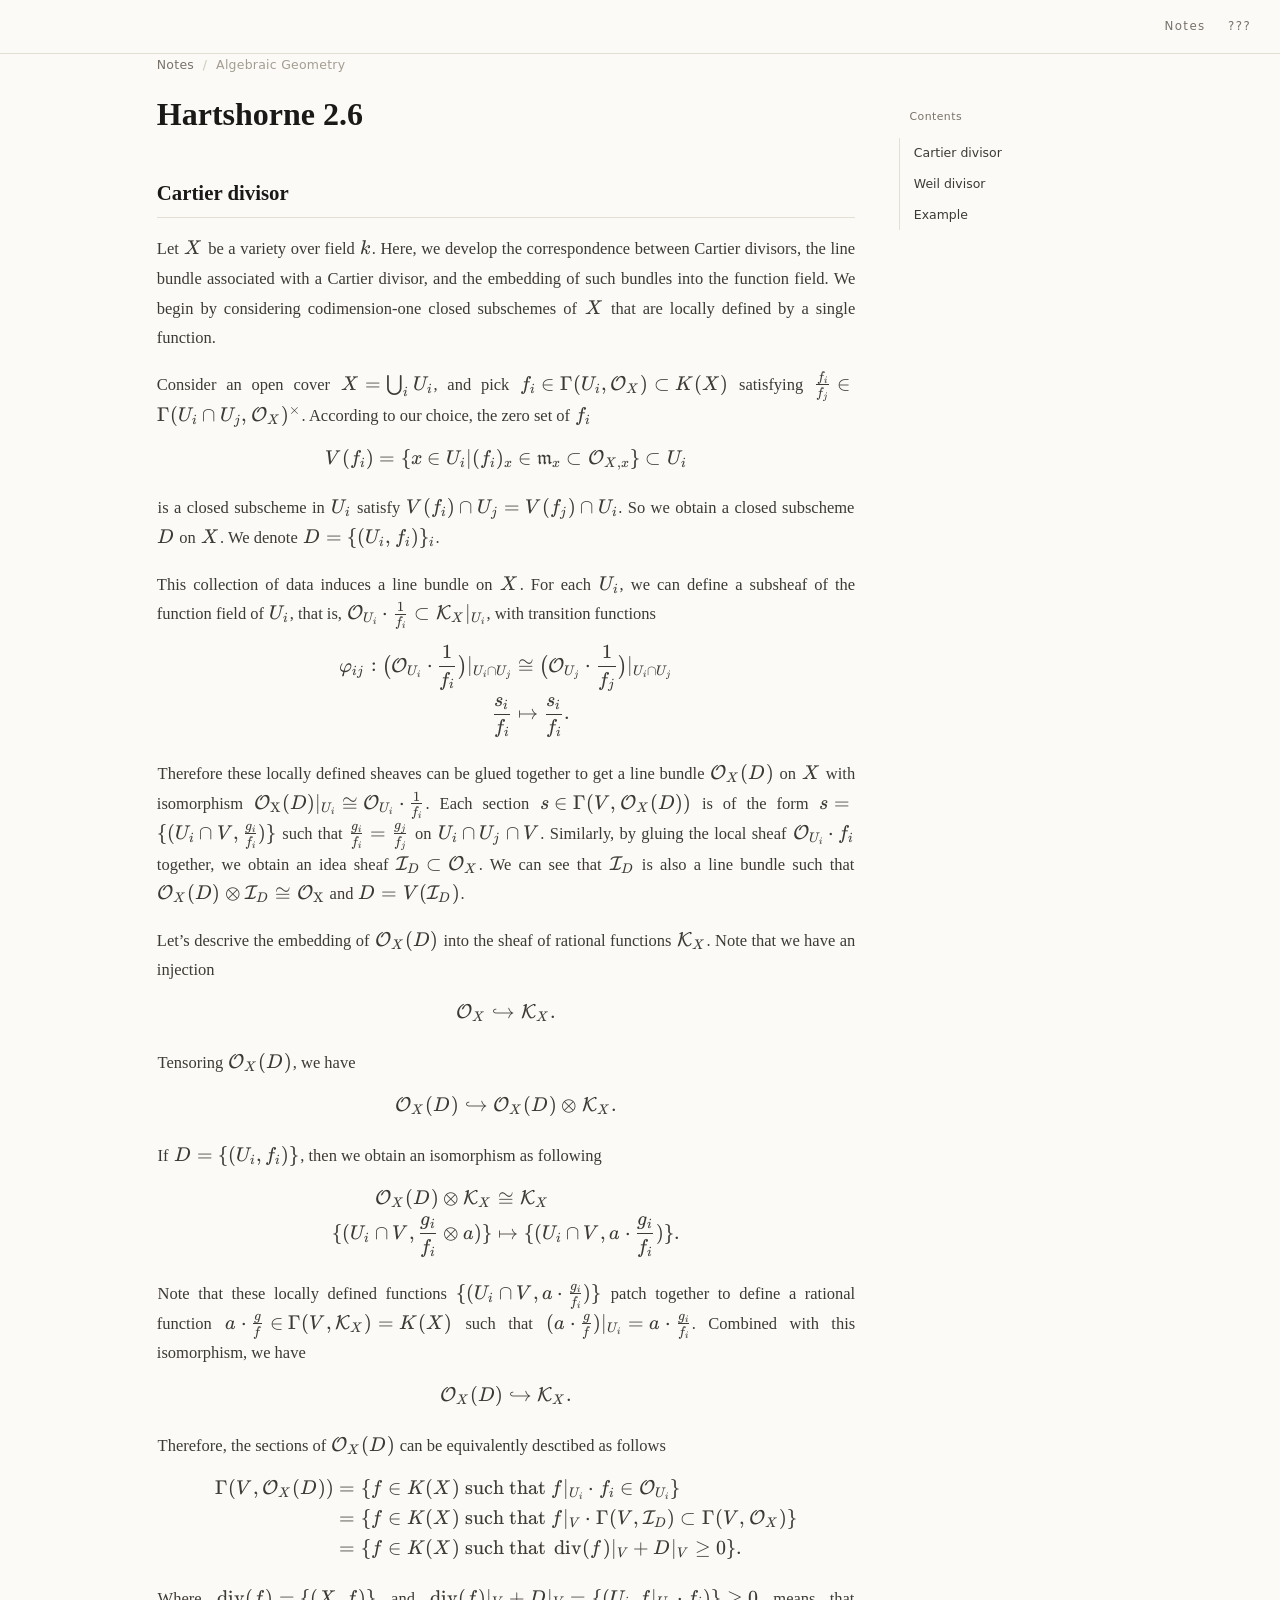
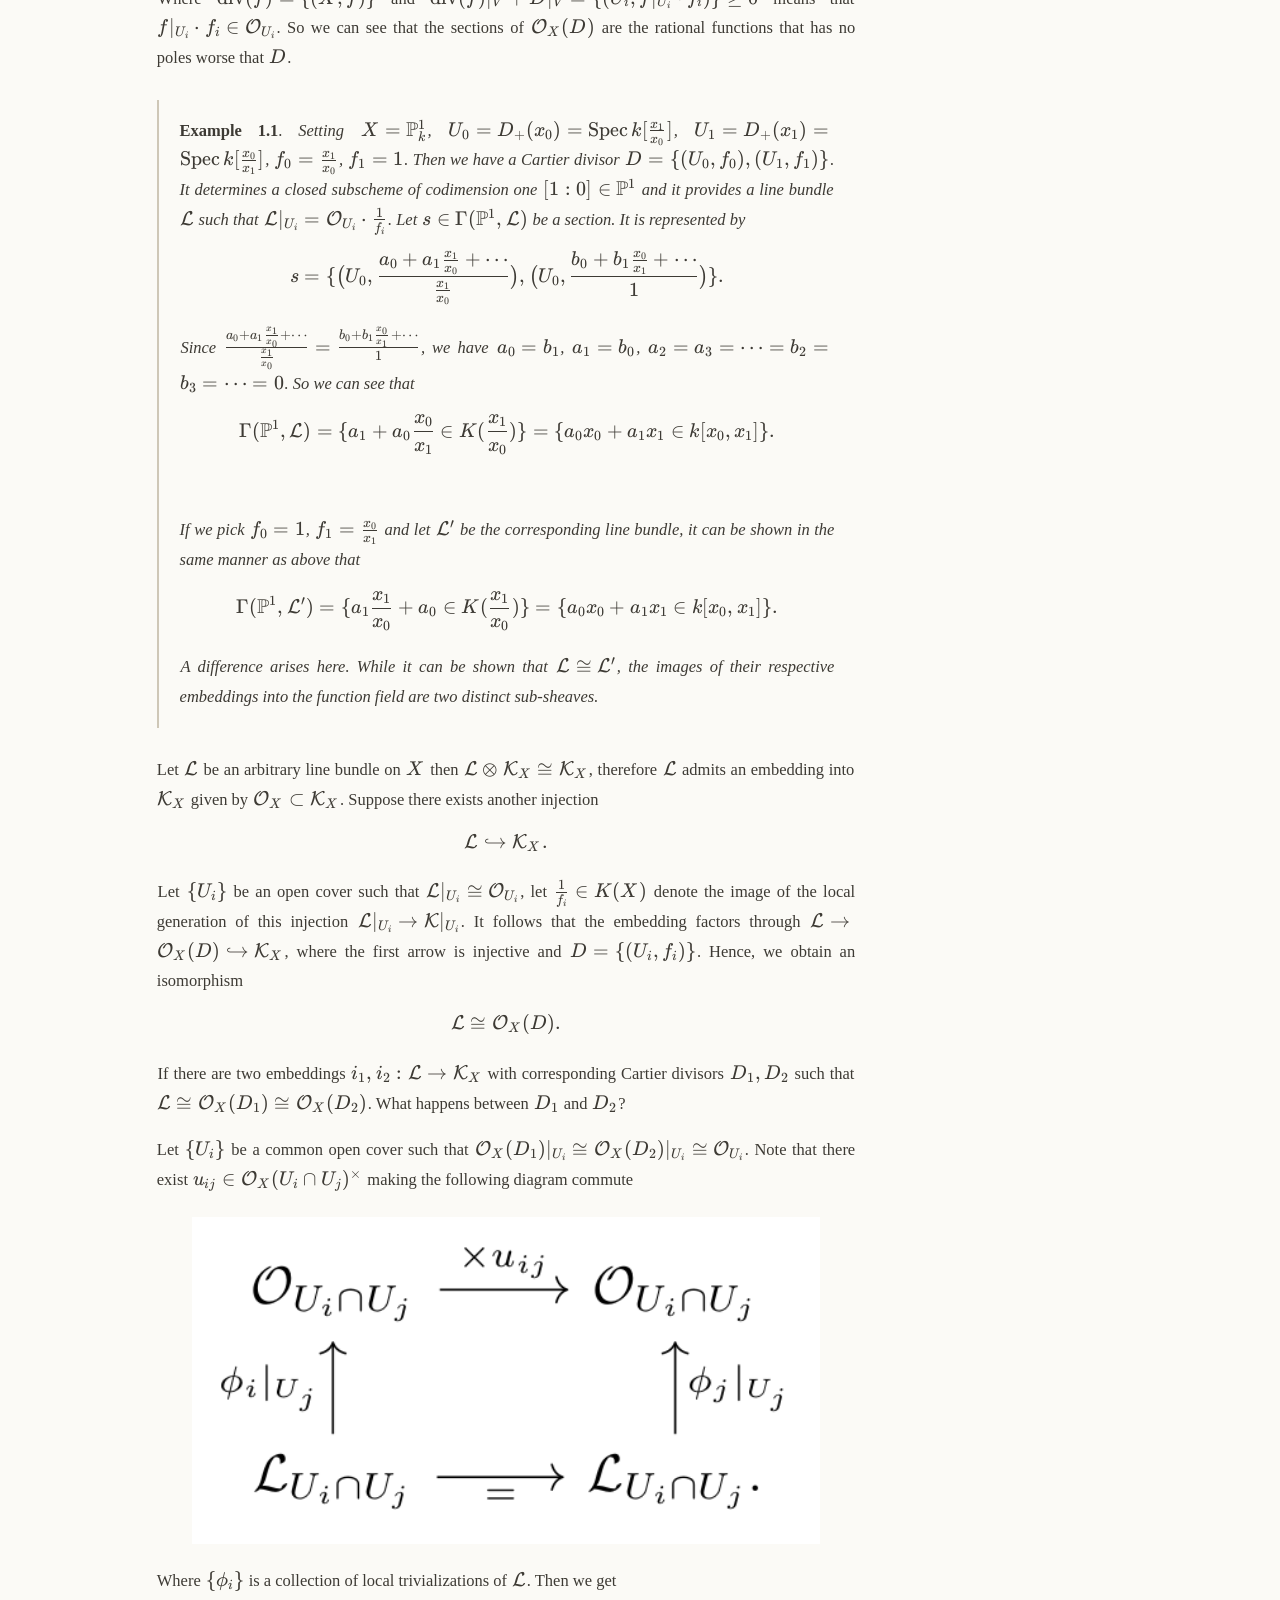
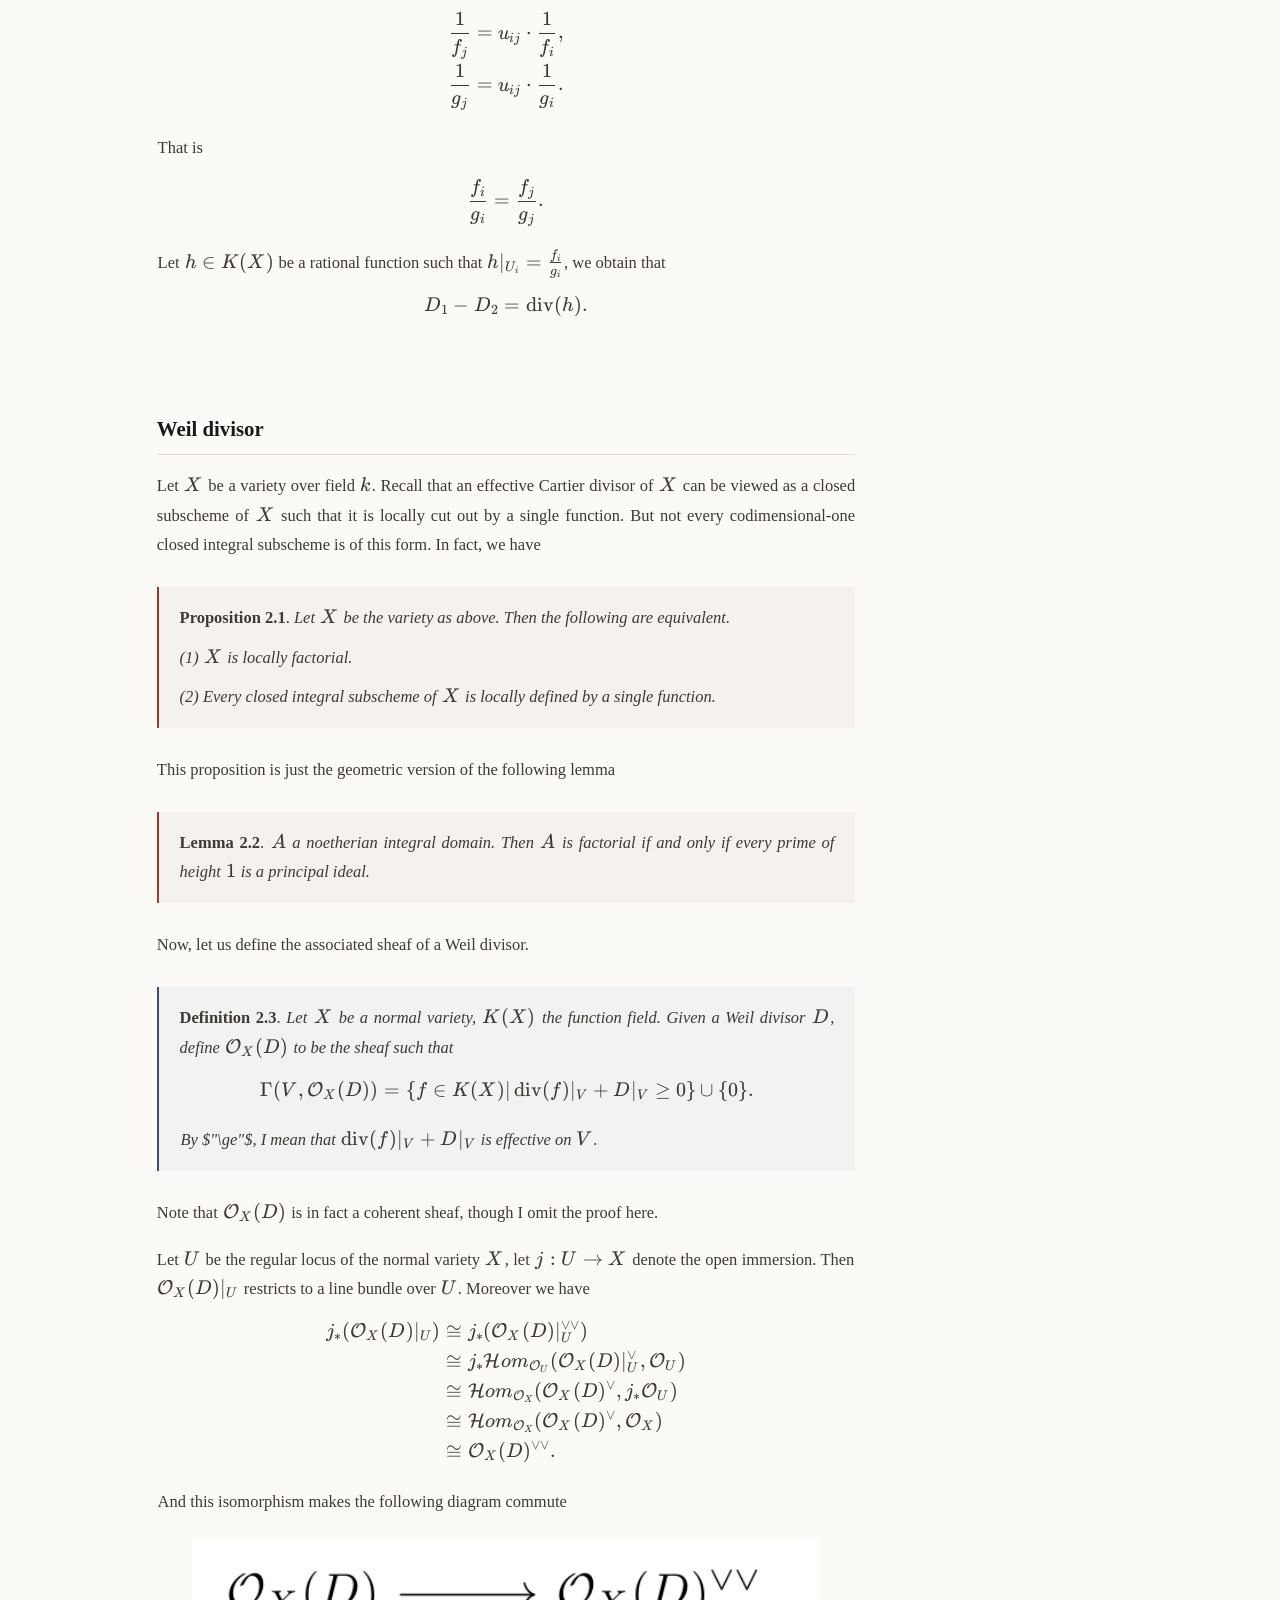
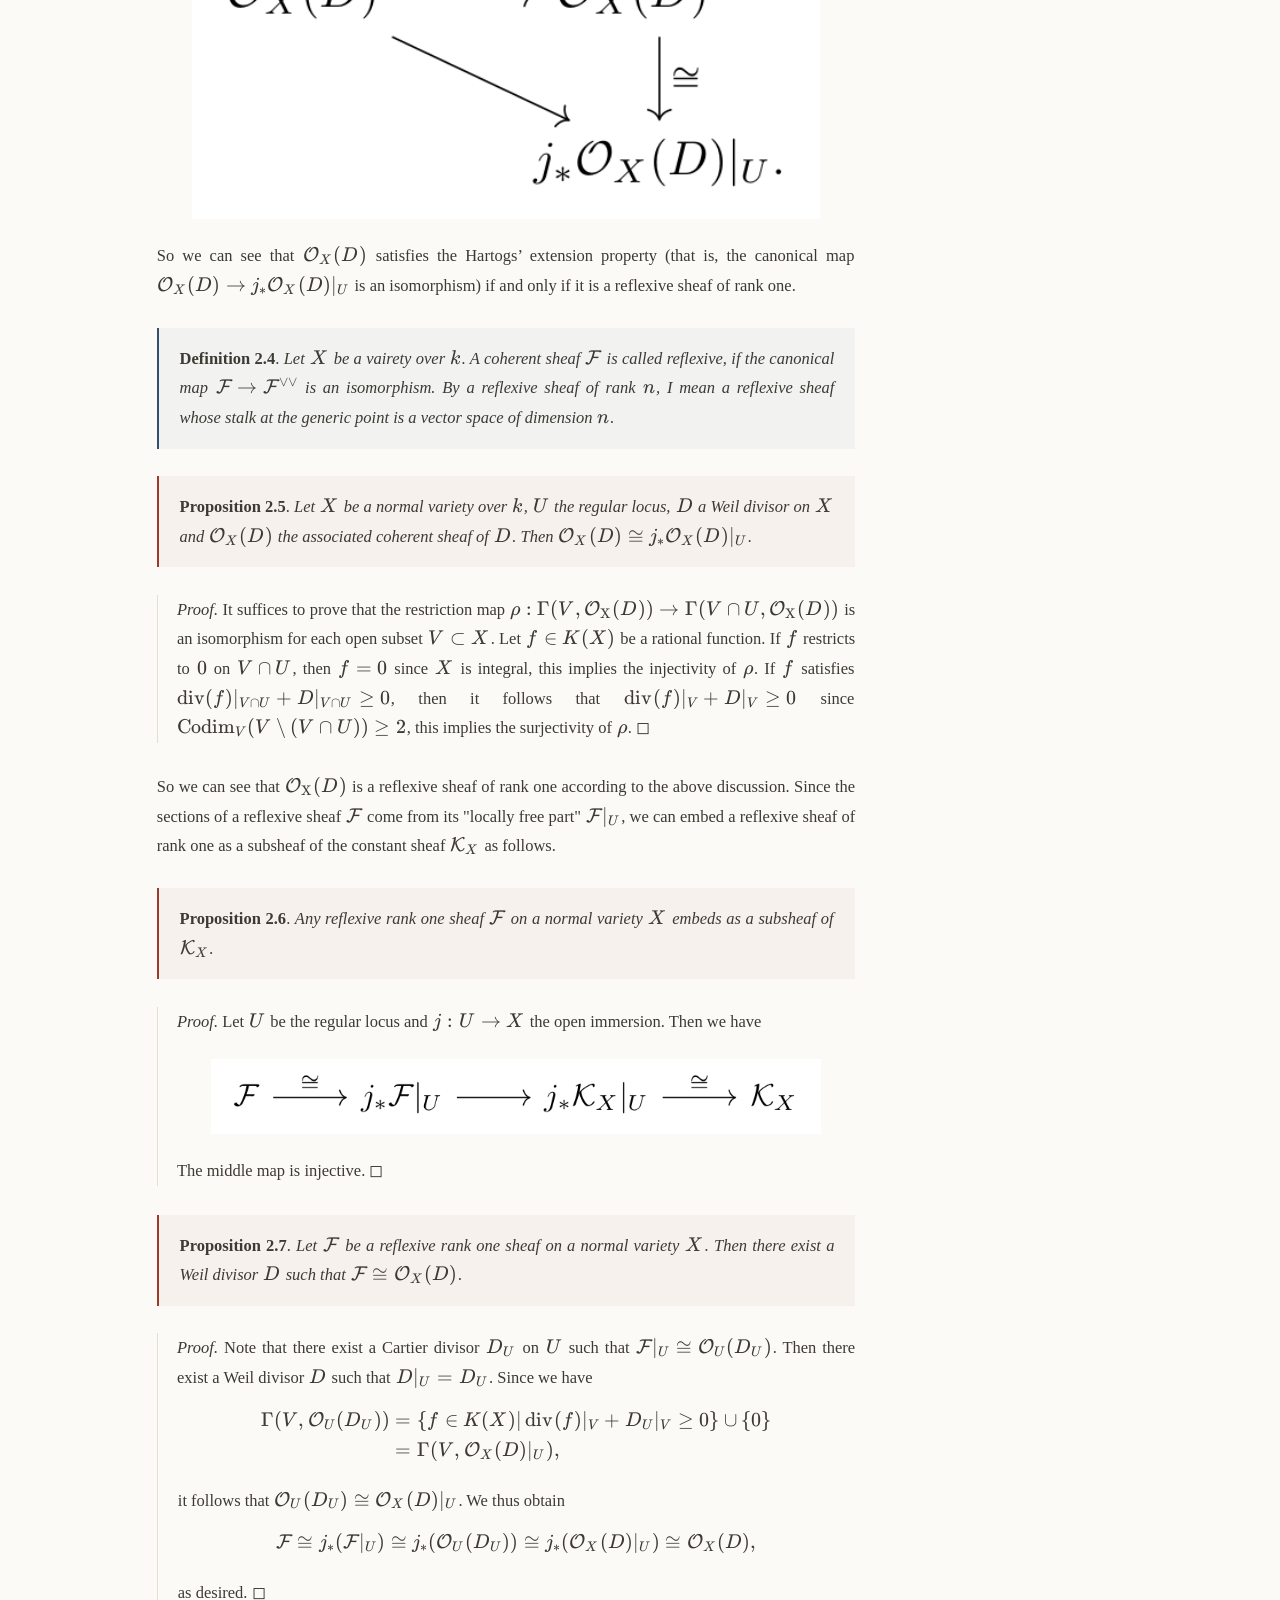
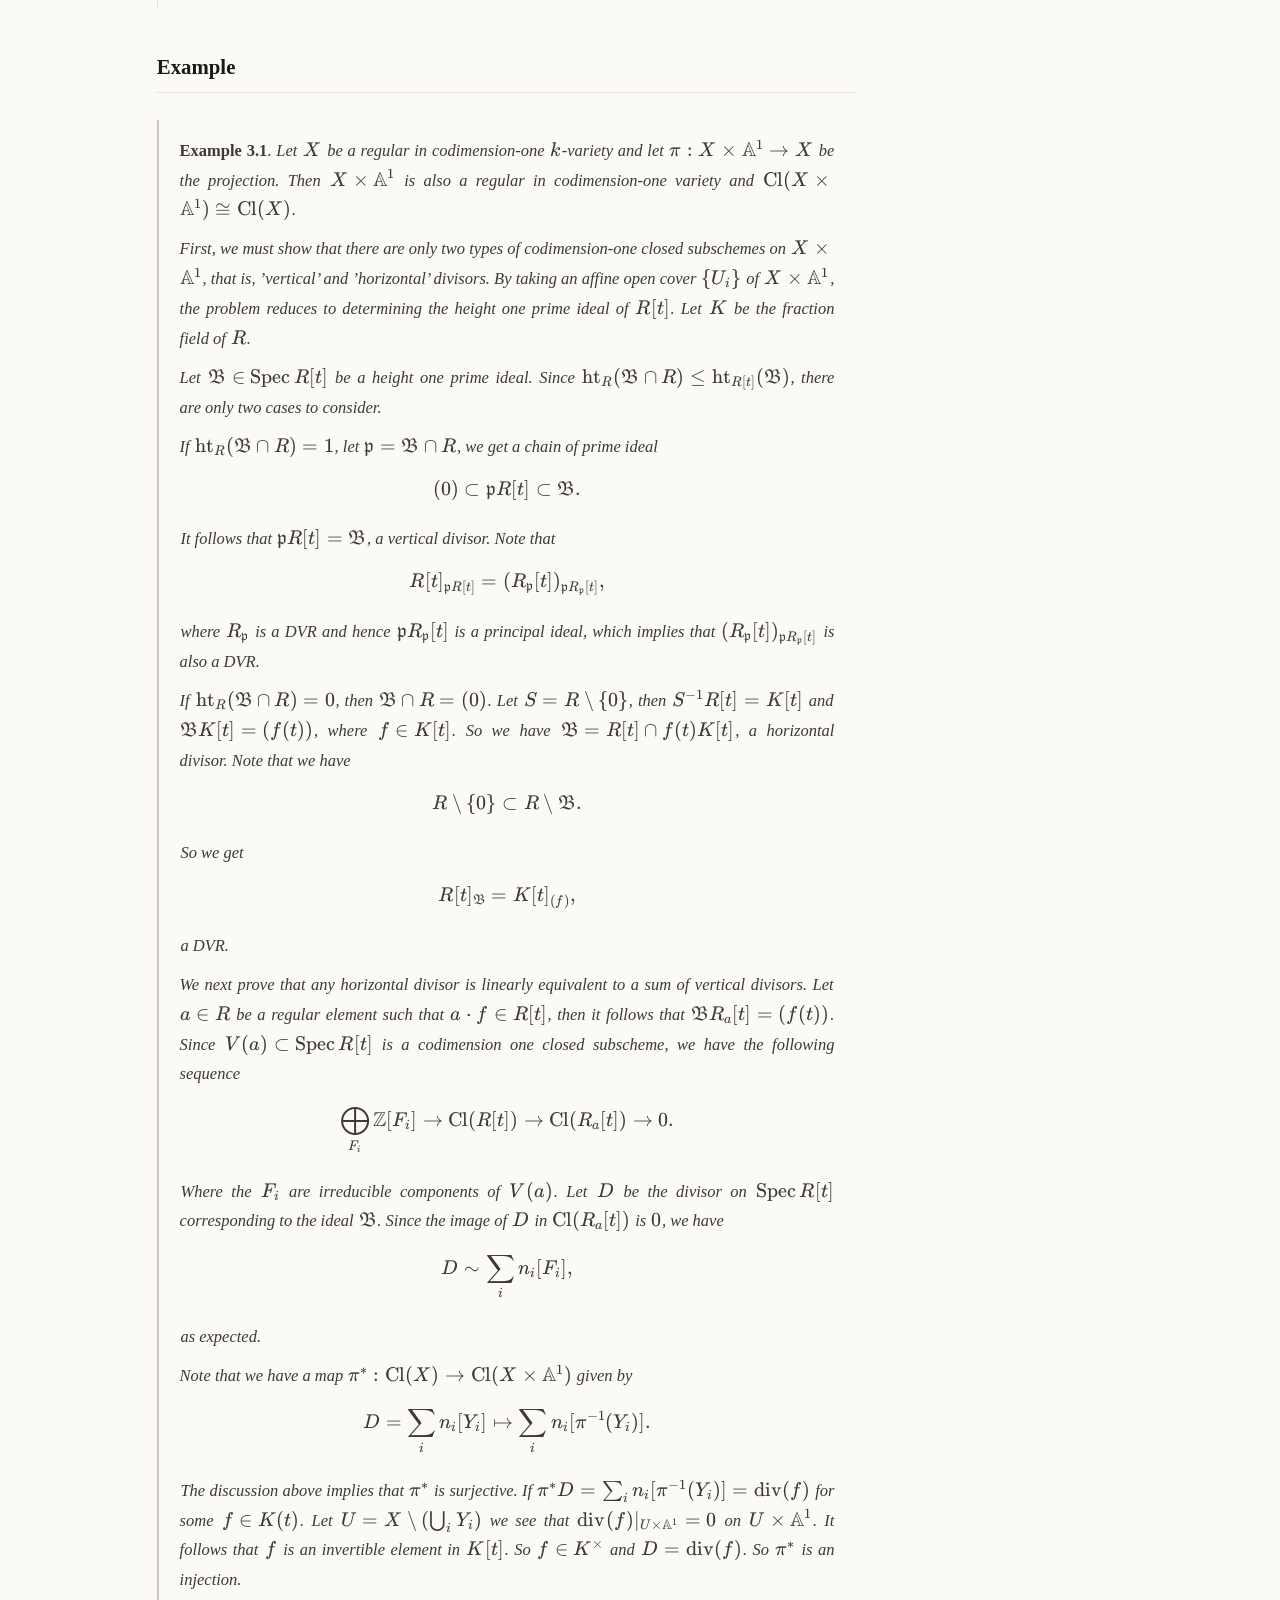
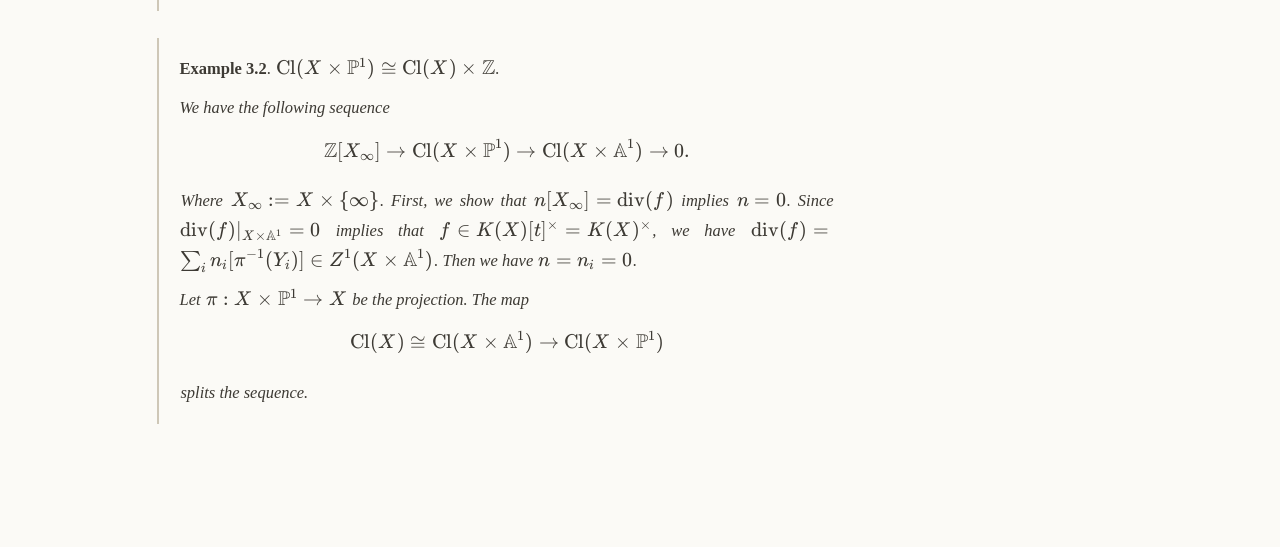
<file: site/notes/hartshorne-2-6.html>
<!DOCTYPE html><html lang="en"><head><meta charset="utf-8">
<meta name="viewport" content="width=device-width,initial-scale=1"><title>Hartshorne 2.6</title>
<style>
:root{--paper:#fbfaf6;--paper2:#f3f0e8;--ink:#1a1917;--soft:#3d3a34;--muted:#78726a;
--faint:#a49d92;--rule:#e4dfd3;--rule2:#cec7b7;--accent:#9a3b2c;--tint:rgba(154,59,44,.045);}
*{box-sizing:border-box}
body{margin:0;background:var(--paper);color:var(--soft);font-family:"Source Serif 4",Georgia,serif;
font-size:16.5px;line-height:1.8;-webkit-font-smoothing:antialiased}
a{color:var(--accent);text-decoration:underline;text-underline-offset:.2em;text-decoration-color:rgba(154,59,44,.3)}
.wrap{max-width:46rem;margin:0 auto;padding:0 1.8rem}
.topnav{display:flex;align-items:center;justify-content:space-between;gap:2rem;position:sticky;top:0;z-index:9;
background:rgba(251,250,246,.92);backdrop-filter:blur(8px);border-bottom:1px solid var(--rule);
padding:1rem 1.8rem;font-family:system-ui,sans-serif}
.brand{font-size:.95rem;letter-spacing:.18em;font-weight:600;color:var(--ink);text-decoration:none}
.topnav nav{display:flex;gap:1.4rem;font-size:.74rem;letter-spacing:.12em;margin-left:auto}
.topnav nav a{color:var(--muted);text-decoration:none}
.topnav nav a:hover{color:var(--accent)}
.topnav nav button{font:inherit;background:none;border:0;padding:0;color:var(--muted);cursor:pointer;letter-spacing:inherit}
.topnav nav button:hover{color:var(--accent)}
.hero{padding:5.5rem 0 3.5rem}
.hero h1{margin:0 0 .9rem;font-size:clamp(2.6rem,6vw,4rem);letter-spacing:-.02em;line-height:1.1;color:var(--ink)}
.hero p{margin:0;color:var(--muted);font-size:1rem;max-width:30rem}
section{padding:3.2rem 0;border-top:1px solid var(--rule)}
.shead{display:flex;align-items:baseline;gap:.9rem;margin-bottom:1.7rem}
.snum{font-family:system-ui,sans-serif;font-size:.7rem;letter-spacing:.12em;color:var(--accent)}
.shead h2{margin:0;font-size:1.05rem;font-weight:600;letter-spacing:.02em;color:var(--ink)}
.shead span.note{margin-left:auto;font-family:system-ui,sans-serif;font-size:.72rem;color:var(--faint)}
.group{margin:1.6rem 0 0}
.glabel{display:flex;align-items:center;gap:.75rem;font-family:system-ui,sans-serif;font-size:1.06rem;
font-weight:700;letter-spacing:.01em;color:var(--ink);margin:2.3rem 0 .85rem}
.glabel::before{content:"";width:22px;height:2px;background:var(--accent);flex:none}
.glabel:first-child{margin-top:.2rem}
.row{display:flex;align-items:baseline;gap:1rem;padding:.62rem 0;border-bottom:1px solid var(--rule);
text-decoration:none;color:inherit}
.row:last-child{border-bottom:0}
.row:hover .t{color:var(--accent)}
.row .t{font-size:1rem;color:var(--ink);transition:color .15s}
.row .meta{margin-left:auto;font-family:system-ui,sans-serif;font-size:.7rem;letter-spacing:.1em;color:var(--faint)}
.row .arrow{color:var(--faint);font-size:.8rem}
.row:hover .arrow{color:var(--accent)}
.empty{font-size:.9rem;color:var(--faint);padding:.5rem 0}
.about p{margin:0 0 .5rem;color:var(--muted);font-size:.95rem}
.about a{text-decoration:none;border-bottom:1px solid rgba(154,59,44,.28)}
footer{max-width:46rem;margin:0 auto;padding:2.6rem 1.8rem 4rem;color:var(--faint);
font-family:system-ui,sans-serif;font-size:.72rem;letter-spacing:.06em}
.crumb{font-family:system-ui,sans-serif;font-size:.78rem;letter-spacing:.02em;
color:var(--faint);margin:2.6rem 0 1.4rem}
.crumb a{color:var(--muted);text-decoration:none}
.crumb span{margin:0 .55rem;color:var(--rule2)}
main.article{max-width:44rem;margin:0 auto;padding:0 1.8rem 6rem}
.article h1{font-size:2rem;margin:.4rem 0 1.2rem;line-height:1.25;color:var(--ink)}
.article h2{font-size:1.3rem;margin:2.5rem 0 1rem;padding-bottom:.4rem;border-bottom:1px solid var(--rule);color:var(--ink)}
.article h3{font-size:1.06rem;margin:1.8rem 0 .6rem;color:var(--ink)}
.article p{margin:0 0 1.05rem;text-align:justify}
.header-section-number{font-family:system-ui,sans-serif;font-size:.78em;color:var(--faint);margin-right:.5em}
.stmt{margin:1.7rem 0;padding:1rem 1.3rem;border-left:2px solid var(--rule2)}
.stmt-theorem,.stmt-lemma,.stmt-proposition,.stmt-corollary{border-left-color:var(--accent);background:var(--tint)}
.stmt-definition{border-left-color:#35506f;background:rgba(53,80,111,.045)}
.stmt-head{display:flex;gap:.5rem;align-items:baseline;margin-bottom:.6rem;font-family:system-ui,sans-serif}
.stmt-kind{font-size:.74rem;font-weight:700;letter-spacing:.14em;color:var(--muted)}
.stmt-num{font-size:.78rem;font-weight:600;color:var(--muted)}
.stmt-theorem .stmt-kind,.stmt-theorem .stmt-num,.stmt-lemma .stmt-kind,.stmt-lemma .stmt-num{color:var(--accent)}
.stmt>p:last-child{margin-bottom:0}
.proof{margin:1.1rem 0 1.8rem;padding-left:1.2rem;border-left:1px solid var(--rule)}
.proof-head{font-family:system-ui,sans-serif;font-size:.72rem;font-weight:600;letter-spacing:.2em;color:var(--faint);margin-bottom:.5rem}
.eq{text-align:center;margin:1.4rem 0}.eq p{text-align:center;margin:0}
a.xref{text-decoration:none;border-bottom:1px solid rgba(154,59,44,.3)}
.math-source{margin:0 .05em}
.math-source.katex-display{margin:1.4rem 0;overflow-x:auto;overflow-y:hidden}
.katex{font-size:1.04em}

/* make4ht 输出的排版映射 */
/* pandoc 生成的定理块 */
.proposition,.lemma,.theorem,.corollary{margin:1.7rem 0;padding:1rem 1.3rem;border-left:2px solid var(--accent);background:var(--tint)}
.definition{margin:1.7rem 0;padding:1rem 1.3rem;border-left:2px solid #35506f;background:rgba(53,80,111,.045)}
.example,.remark{margin:1.7rem 0;padding:1rem 1.3rem;border-left:2px solid var(--rule2)}
.proposition p,.lemma p,.theorem p,.definition p,.example p,.remark p{margin:0 0 .6rem}
.proposition p:last-child,.lemma p:last-child,.theorem p:last-child,.definition p:last-child,
.example p:last-child,.remark p:last-child{margin-bottom:0}
.proof{margin:1.1rem 0 1.8rem;padding-left:1.2rem;border-left:1px solid var(--rule)}
.newtheorem{margin:1.6rem 0;padding:1rem 1.3rem;border-left:2px solid var(--rule2)}
.newtheorem .head{display:block;margin-bottom:.45rem;font-family:system-ui,sans-serif;font-size:.8rem;
font-weight:700;letter-spacing:.08em;color:var(--accent)}
.cmbx-12,.cmbx-10,.cmbx-9,.cmbx-8{font-weight:600}
.cmti-12,.cmti-10,.cmti-9,.cmti-8,.cmsl-12{font-style:italic}
.qopname{font-style:normal}
.titlemark{display:none}
h3.sectionHead{font-size:1.7rem;margin:0 0 1.2rem;padding-bottom:.5rem;border-bottom:1px solid var(--rule);color:var(--ink)}
h4.subsectionHead{font-size:1.22rem;margin:2.2rem 0 .8rem;font-weight:600;color:var(--ink)}
h5.subsubsectionHead{font-size:1.05rem;margin:1.8rem 0 .6rem;font-weight:600;color:var(--ink)}
.article p.noindent,.article p.indent{margin:0 0 1.05rem}
.article img{max-width:100%;height:auto;display:block;margin:1.4rem auto}
.article .newtheorem p:last-child{margin-bottom:0}

.article h4{font-size:1rem;margin:1.5rem 0 .5rem;font-weight:600;color:var(--ink)}
.article h5{font-size:.96rem;margin:1.2rem 0 .4rem;font-weight:600;color:var(--ink)}
.notelayout{max-width:64rem;margin:0 auto;padding:0 1.8rem;display:grid;
grid-template-columns:minmax(0,1fr) 13rem;gap:2.5rem;align-items:start}
.notelayout main.article{max-width:none;margin:0;padding:0 0 6rem}
.notetoc{position:sticky;top:4.2rem;padding-top:3.4rem;font-family:system-ui,sans-serif;font-size:.78rem;line-height:1.55}
.notetoc .side-label{margin:0 0 .7rem;font-size:.66rem;letter-spacing:.18em;text-transform:uppercase;color:var(--faint)}
.notetoc ul{list-style:none;margin:0;padding:0}
.notetoc ul ul{padding-left:.85rem}
.notetoc li{margin:0}
.notetoc a{display:block;padding:.22rem 0 .22rem .75rem;border-left:1px solid var(--rule);
color:var(--muted);text-decoration:none}
.notetoc a:hover{color:var(--ink)}
@media(max-width:1000px){.notelayout{grid-template-columns:1fr;padding:0 1.2rem}.notetoc{display:none}
.notelayout main.article{padding:0 0 4rem}}
.pdf-meta{font-family:system-ui,sans-serif;font-size:.78rem;color:var(--muted);margin:0 0 1rem}
.pdf-view{width:100%;height:78vh;border:1px solid var(--rule);border-radius:6px;background:var(--paper2)}
.pdf-fallback{font-size:.9rem;color:var(--muted);padding:1rem}
@media(max-width:760px){.pdf-view{height:65vh}}
@media(max-width:640px){.topnav{padding:.9rem 1.2rem}.topnav nav{gap:.9rem;font-size:.68rem}
.hero{padding:3.4rem 0 2.4rem}.row .meta{display:none}}
</style><link rel="stylesheet" href="../assets/katex/katex.min.css"><link rel="stylesheet" href="../assets/css/note-toc.css?v=1"></head><body>
<header class="topnav"><nav><a href="../index.html#note">Notes</a><button id="egg" type="button" title="彩蛋" aria-label="彩蛋">???</button></nav></header>
<div class="notelayout"><main class="article"><p class="crumb"><a href="../index.html">Notes</a><span>/</span>Algebraic Geometry</p><h1>Hartshorne 2.6</h1><h2 id="cartier-divisor">Cartier divisor</h2>

<p>Let <math display="inline" xmlns="http://www.w3.org/1998/Math/MathML"><semantics><mi>X</mi><annotation encoding="application/x-tex">X</annotation></semantics></math> be a variety over field <math display="inline" xmlns="http://www.w3.org/1998/Math/MathML"><semantics><mi>k</mi><annotation encoding="application/x-tex">k</annotation></semantics></math>. Here, we develop the correspondence between Cartier divisors, the line bundle associated with a Cartier divisor, and the embedding of such bundles into the function field. We begin by considering codimension-one closed subschemes of <math display="inline" xmlns="http://www.w3.org/1998/Math/MathML"><semantics><mi>X</mi><annotation encoding="application/x-tex">X</annotation></semantics></math> that are locally defined by a single function.</p>

<p>Consider an open cover <math display="inline" xmlns="http://www.w3.org/1998/Math/MathML"><semantics><mrow><mi>X</mi><mo>=</mo><msub><mo>⋃</mo><mi>i</mi></msub><msub><mi>U</mi><mi>i</mi></msub></mrow><annotation encoding="application/x-tex">X=\bigcup_i U_i</annotation></semantics></math>, and pick <math display="inline" xmlns="http://www.w3.org/1998/Math/MathML"><semantics><mrow><msub><mi>f</mi><mi>i</mi></msub><mo>∈</mo><mi mathvariant="normal">Γ</mi><mo stretchy="false" form="prefix">(</mo><msub><mi>U</mi><mi>i</mi></msub><mo>,</mo><msub><mi mathvariant="script">𝒪</mi><mi>X</mi></msub><mo stretchy="false" form="postfix">)</mo><mo>⊂</mo><mi>K</mi><mo stretchy="false" form="prefix">(</mo><mi>X</mi><mo stretchy="false" form="postfix">)</mo></mrow><annotation encoding="application/x-tex">f_i\in \Gamma(U_i,\mathcal{O}_X)\subset K(X)</annotation></semantics></math> satisfying <math display="inline" xmlns="http://www.w3.org/1998/Math/MathML"><semantics><mrow><mfrac><msub><mi>f</mi><mi>i</mi></msub><msub><mi>f</mi><mi>j</mi></msub></mfrac><mo>∈</mo><mi mathvariant="normal">Γ</mi><mo stretchy="false" form="prefix">(</mo><msub><mi>U</mi><mi>i</mi></msub><mo>∩</mo><msub><mi>U</mi><mi>j</mi></msub><mo>,</mo><msub><mi mathvariant="script">𝒪</mi><mi>X</mi></msub><msup><mo stretchy="false" form="postfix">)</mo><mo>×</mo></msup></mrow><annotation encoding="application/x-tex">\frac{f_i}{f_j}\in \Gamma(U_i\cap U_j,\mathcal{O}_X)^{\times}</annotation></semantics></math>. According to our choice, the zero set of <math display="inline" xmlns="http://www.w3.org/1998/Math/MathML"><semantics><msub><mi>f</mi><mi>i</mi></msub><annotation encoding="application/x-tex">f_i</annotation></semantics></math> <math display="block" xmlns="http://www.w3.org/1998/Math/MathML"><semantics><mtable><mtr><mtd columnalign="right" style="text-align: right"><mi>V</mi><mo stretchy="false" form="prefix">(</mo><msub><mi>f</mi><mi>i</mi></msub><mo stretchy="false" form="postfix">)</mo><mo>=</mo><mo stretchy="false" form="prefix">{</mo><mi>x</mi><mo>∈</mo><msub><mi>U</mi><mi>i</mi></msub><mo stretchy="false" form="prefix">|</mo><mo stretchy="false" form="prefix">(</mo><msub><mi>f</mi><mi>i</mi></msub><msub><mo stretchy="false" form="postfix">)</mo><mi>x</mi></msub><mo>∈</mo><msub><mi mathvariant="fraktur">𝔪</mi><mi>x</mi></msub><mo>⊂</mo><msub><mi mathvariant="script">𝒪</mi><mrow><mi>X</mi><mo>,</mo><mi>x</mi></mrow></msub><mo stretchy="false" form="postfix">}</mo><mo>⊂</mo><msub><mi>U</mi><mi>i</mi></msub></mtd></mtr></mtable><annotation encoding="application/x-tex">\begin{align*}

    V(f_i)=\{x\in U_i|(f_{i})_x\in \mathfrak{m}_x\subset \mathcal{O}_{X,x}\}\subset U_i

\end{align*}</annotation></semantics></math> is a closed subscheme in <math display="inline" xmlns="http://www.w3.org/1998/Math/MathML"><semantics><msub><mi>U</mi><mi>i</mi></msub><annotation encoding="application/x-tex">U_i</annotation></semantics></math> satisfy <math display="inline" xmlns="http://www.w3.org/1998/Math/MathML"><semantics><mrow><mi>V</mi><mo stretchy="false" form="prefix">(</mo><msub><mi>f</mi><mi>i</mi></msub><mo stretchy="false" form="postfix">)</mo><mo>∩</mo><msub><mi>U</mi><mi>j</mi></msub><mo>=</mo><mi>V</mi><mo stretchy="false" form="prefix">(</mo><msub><mi>f</mi><mi>j</mi></msub><mo stretchy="false" form="postfix">)</mo><mo>∩</mo><msub><mi>U</mi><mi>i</mi></msub></mrow><annotation encoding="application/x-tex">V(f_i)\cap U_j=V(f_j)\cap U_i</annotation></semantics></math>. So we obtain a closed subscheme <math display="inline" xmlns="http://www.w3.org/1998/Math/MathML"><semantics><mi>D</mi><annotation encoding="application/x-tex">D</annotation></semantics></math> on <math display="inline" xmlns="http://www.w3.org/1998/Math/MathML"><semantics><mi>X</mi><annotation encoding="application/x-tex">X</annotation></semantics></math>. We denote <math display="inline" xmlns="http://www.w3.org/1998/Math/MathML"><semantics><mrow><mi>D</mi><mo>=</mo><mo stretchy="false" form="prefix">{</mo><mo stretchy="false" form="prefix">(</mo><msub><mi>U</mi><mi>i</mi></msub><mo>,</mo><msub><mi>f</mi><mi>i</mi></msub><mo stretchy="false" form="postfix">)</mo><msub><mo stretchy="false" form="postfix">}</mo><mi>i</mi></msub></mrow><annotation encoding="application/x-tex">D=\{(U_i,f_i)\}_i</annotation></semantics></math>.</p>

<p>This collection of data induces a line bundle on <math display="inline" xmlns="http://www.w3.org/1998/Math/MathML"><semantics><mi>X</mi><annotation encoding="application/x-tex">X</annotation></semantics></math>. For each <math display="inline" xmlns="http://www.w3.org/1998/Math/MathML"><semantics><msub><mi>U</mi><mi>i</mi></msub><annotation encoding="application/x-tex">U_i</annotation></semantics></math>, we can define a subsheaf of the function field of <math display="inline" xmlns="http://www.w3.org/1998/Math/MathML"><semantics><msub><mi>U</mi><mi>i</mi></msub><annotation encoding="application/x-tex">U_i</annotation></semantics></math>, that is, <math display="inline" xmlns="http://www.w3.org/1998/Math/MathML"><semantics><mrow><msub><mi mathvariant="script">𝒪</mi><msub><mi>U</mi><mi>i</mi></msub></msub><mo>⋅</mo><mfrac><mn>1</mn><msub><mi>f</mi><mi>i</mi></msub></mfrac><mo>⊂</mo><msub><mi mathvariant="script">𝒦</mi><mi>X</mi></msub><msub><mo stretchy="false" form="prefix">|</mo><msub><mi>U</mi><mi>i</mi></msub></msub></mrow><annotation encoding="application/x-tex">\mathcal{O}_{U_i}\cdot \frac{1}{f_i} \subset\mathcal{K}_X|_{U_i}</annotation></semantics></math>, with transition functions <math display="block" xmlns="http://www.w3.org/1998/Math/MathML"><semantics><mtable><mtr><mtd columnalign="right" style="text-align: right; padding-right: 0"><msub><mi>φ</mi><mrow><mi>i</mi><mi>j</mi></mrow></msub><mo>:</mo><mo minsize="120%" maxsize="120%" stretchy="true" form="prefix">(</mo><msub><mi mathvariant="script">𝒪</mi><msub><mi>U</mi><mi>i</mi></msub></msub><mo>⋅</mo><mfrac><mn>1</mn><msub><mi>f</mi><mi>i</mi></msub></mfrac><mo minsize="120%" maxsize="120%" stretchy="true" form="postfix">)</mo><msub><mo stretchy="false" form="prefix">|</mo><mrow><msub><mi>U</mi><mi>i</mi></msub><mo>∩</mo><msub><mi>U</mi><mi>j</mi></msub></mrow></msub></mtd><mtd columnalign="left" style="text-align: left; padding-left: 0"><mo>≅</mo><mo minsize="120%" maxsize="120%" stretchy="true" form="prefix">(</mo><msub><mi mathvariant="script">𝒪</mi><msub><mi>U</mi><mi>j</mi></msub></msub><mo>⋅</mo><mfrac><mn>1</mn><msub><mi>f</mi><mi>j</mi></msub></mfrac><mo minsize="120%" maxsize="120%" stretchy="true" form="postfix">)</mo><msub><mo stretchy="false" form="prefix">|</mo><mrow><msub><mi>U</mi><mi>i</mi></msub><mo>∩</mo><msub><mi>U</mi><mi>j</mi></msub></mrow></msub></mtd></mtr><mtr><mtd columnalign="right" style="text-align: right; padding-right: 0"><mfrac><msub><mi>s</mi><mi>i</mi></msub><msub><mi>f</mi><mi>i</mi></msub></mfrac></mtd><mtd columnalign="left" style="text-align: left; padding-left: 0"><mo>↦</mo><mfrac><msub><mi>s</mi><mi>i</mi></msub><msub><mi>f</mi><mi>i</mi></msub></mfrac><mi>.</mi></mtd></mtr></mtable><annotation encoding="application/x-tex">\begin{align*}

    \varphi_{ij}:\big(\mathcal{O}_{U_i}\cdot \frac{1}{f_i}\big)|_{U_i\cap U_j}&amp;\cong \big(\mathcal{O}_{U_j}\cdot \frac{1}{f_j}\big)|_{U_i\cap U_j} \\

    \frac{s_i}{f_i}&amp;\mapsto \frac{s_i}{f_i}.

\end{align*}</annotation></semantics></math> Therefore these locally defined sheaves can be glued together to get a line bundle <math display="inline" xmlns="http://www.w3.org/1998/Math/MathML"><semantics><mrow><msub><mi mathvariant="script">𝒪</mi><mi>X</mi></msub><mo stretchy="false" form="prefix">(</mo><mi>D</mi><mo stretchy="false" form="postfix">)</mo></mrow><annotation encoding="application/x-tex">\mathcal{O}_X(D)</annotation></semantics></math> on <math display="inline" xmlns="http://www.w3.org/1998/Math/MathML"><semantics><mi>X</mi><annotation encoding="application/x-tex">X</annotation></semantics></math> with isomorphism <math display="inline" xmlns="http://www.w3.org/1998/Math/MathML"><semantics><mrow><mrow><mi mathvariant="normal"></mi><mo>&#8289;</mo></mrow><mo stretchy="false" form="prefix">(</mo><mi>D</mi><mo stretchy="false" form="postfix">)</mo><msub><mo stretchy="false" form="prefix">|</mo><msub><mi>U</mi><mi>i</mi></msub></msub><mo>≅</mo><msub><mi mathvariant="script">𝒪</mi><msub><mi>U</mi><mi>i</mi></msub></msub><mo>⋅</mo><mfrac><mn>1</mn><msub><mi>f</mi><mi>i</mi></msub></mfrac></mrow><annotation encoding="application/x-tex">\mathop{\mathrm{\mathcal{O}_X}}(D)|_{U_i}\cong \mathcal{O}_{U_i}\cdot \frac{1}{f_i}</annotation></semantics></math>. Each section <math display="inline" xmlns="http://www.w3.org/1998/Math/MathML"><semantics><mrow><mi>s</mi><mo>∈</mo><mi mathvariant="normal">Γ</mi><mo stretchy="false" form="prefix">(</mo><mi>V</mi><mo>,</mo><msub><mi mathvariant="script">𝒪</mi><mi>X</mi></msub><mo stretchy="false" form="prefix">(</mo><mi>D</mi><mo stretchy="false" form="postfix">)</mo><mo stretchy="false" form="postfix">)</mo></mrow><annotation encoding="application/x-tex">s\in\Gamma(V,\mathcal{O}_X(D))</annotation></semantics></math> is of the form <math display="inline" xmlns="http://www.w3.org/1998/Math/MathML"><semantics><mrow><mi>s</mi><mo>=</mo><mo stretchy="false" form="prefix">{</mo><mo stretchy="false" form="prefix">(</mo><msub><mi>U</mi><mi>i</mi></msub><mo>∩</mo><mi>V</mi><mo>,</mo><mfrac><msub><mi>g</mi><mi>i</mi></msub><msub><mi>f</mi><mi>i</mi></msub></mfrac><mo stretchy="false" form="postfix">)</mo><mo stretchy="false" form="postfix">}</mo></mrow><annotation encoding="application/x-tex">s=\{(U_i\cap V,\frac{g_i}{f_i})\}</annotation></semantics></math> such that <math display="inline" xmlns="http://www.w3.org/1998/Math/MathML"><semantics><mrow><mfrac><msub><mi>g</mi><mi>i</mi></msub><msub><mi>f</mi><mi>i</mi></msub></mfrac><mo>=</mo><mfrac><msub><mi>g</mi><mi>j</mi></msub><msub><mi>f</mi><mi>j</mi></msub></mfrac></mrow><annotation encoding="application/x-tex">\frac{g_i}{f_i}=\frac{g_j}{f_j}</annotation></semantics></math> on <math display="inline" xmlns="http://www.w3.org/1998/Math/MathML"><semantics><mrow><msub><mi>U</mi><mi>i</mi></msub><mo>∩</mo><msub><mi>U</mi><mi>j</mi></msub><mo>∩</mo><mi>V</mi></mrow><annotation encoding="application/x-tex">U_i\cap U_j\cap V</annotation></semantics></math>. Similarly, by gluing the local sheaf <math display="inline" xmlns="http://www.w3.org/1998/Math/MathML"><semantics><mrow><msub><mi mathvariant="script">𝒪</mi><msub><mi>U</mi><mi>i</mi></msub></msub><mo>⋅</mo><msub><mi>f</mi><mi>i</mi></msub></mrow><annotation encoding="application/x-tex">\mathcal{O}_{U_i}\cdot f_i</annotation></semantics></math> together, we obtain an idea sheaf <math display="inline" xmlns="http://www.w3.org/1998/Math/MathML"><semantics><mrow><msub><mi mathvariant="script">ℐ</mi><mi>D</mi></msub><mo>⊂</mo><msub><mi mathvariant="script">𝒪</mi><mi>X</mi></msub></mrow><annotation encoding="application/x-tex">\mathcal{I}_D\subset \mathcal{O}_X</annotation></semantics></math>. We can see that <math display="inline" xmlns="http://www.w3.org/1998/Math/MathML"><semantics><msub><mi mathvariant="script">ℐ</mi><mi>D</mi></msub><annotation encoding="application/x-tex">\mathcal{I}_D</annotation></semantics></math> is also a line bundle such that <math display="inline" xmlns="http://www.w3.org/1998/Math/MathML"><semantics><mrow><msub><mi mathvariant="script">𝒪</mi><mi>X</mi></msub><mo stretchy="false" form="prefix">(</mo><mi>D</mi><mo stretchy="false" form="postfix">)</mo><mo>⊗</mo><msub><mi mathvariant="script">ℐ</mi><mi>D</mi></msub><mo>≅</mo><mi mathvariant="normal"></mi></mrow><annotation encoding="application/x-tex">\mathcal{O}_X(D)\otimes \mathcal{I}_D\cong \mathop{\mathrm{\mathcal{O}_X}}</annotation></semantics></math> and <math display="inline" xmlns="http://www.w3.org/1998/Math/MathML"><semantics><mrow><mi>D</mi><mo>=</mo><mi>V</mi><mo stretchy="false" form="prefix">(</mo><msub><mi mathvariant="script">ℐ</mi><mi>D</mi></msub><mo stretchy="false" form="postfix">)</mo></mrow><annotation encoding="application/x-tex">D=V(\mathcal{I}_D)</annotation></semantics></math>.</p>

<p>Let’s descrive the embedding of <math display="inline" xmlns="http://www.w3.org/1998/Math/MathML"><semantics><mrow><msub><mi mathvariant="script">𝒪</mi><mi>X</mi></msub><mo stretchy="false" form="prefix">(</mo><mi>D</mi><mo stretchy="false" form="postfix">)</mo></mrow><annotation encoding="application/x-tex">\mathcal{O}_X(D)</annotation></semantics></math> into the sheaf of rational functions <math display="inline" xmlns="http://www.w3.org/1998/Math/MathML"><semantics><msub><mi mathvariant="script">𝒦</mi><mi>X</mi></msub><annotation encoding="application/x-tex">\mathcal{K}_X</annotation></semantics></math>. Note that we have an injection <math display="block" xmlns="http://www.w3.org/1998/Math/MathML"><semantics><mtable><mtr><mtd columnalign="right" style="text-align: right"><msub><mi mathvariant="script">𝒪</mi><mi>X</mi></msub><mo>↪</mo><msub><mi mathvariant="script">𝒦</mi><mi>X</mi></msub><mi>.</mi></mtd></mtr></mtable><annotation encoding="application/x-tex">\begin{align*}

    \mathcal{O}_X\hookrightarrow\mathcal{K}_X.

\end{align*}</annotation></semantics></math> Tensoring <math display="inline" xmlns="http://www.w3.org/1998/Math/MathML"><semantics><mrow><msub><mi mathvariant="script">𝒪</mi><mi>X</mi></msub><mo stretchy="false" form="prefix">(</mo><mi>D</mi><mo stretchy="false" form="postfix">)</mo></mrow><annotation encoding="application/x-tex">\mathcal{O}_X(D)</annotation></semantics></math>, we have <math display="block" xmlns="http://www.w3.org/1998/Math/MathML"><semantics><mtable><mtr><mtd columnalign="right" style="text-align: right"><msub><mi mathvariant="script">𝒪</mi><mi>X</mi></msub><mo stretchy="false" form="prefix">(</mo><mi>D</mi><mo stretchy="false" form="postfix">)</mo><mo>↪</mo><msub><mi mathvariant="script">𝒪</mi><mi>X</mi></msub><mo stretchy="false" form="prefix">(</mo><mi>D</mi><mo stretchy="false" form="postfix">)</mo><mo>⊗</mo><msub><mi mathvariant="script">𝒦</mi><mi>X</mi></msub><mi>.</mi></mtd></mtr></mtable><annotation encoding="application/x-tex">\begin{align*}

    \mathcal{O}_X(D)\hookrightarrow \mathcal{O}_X(D)\otimes \mathcal{K}_X.

\end{align*}</annotation></semantics></math> If <math display="inline" xmlns="http://www.w3.org/1998/Math/MathML"><semantics><mrow><mi>D</mi><mo>=</mo><mo stretchy="false" form="prefix">{</mo><mo stretchy="false" form="prefix">(</mo><msub><mi>U</mi><mi>i</mi></msub><mo>,</mo><msub><mi>f</mi><mi>i</mi></msub><mo stretchy="false" form="postfix">)</mo><mo stretchy="false" form="postfix">}</mo></mrow><annotation encoding="application/x-tex">D=\{(U_i,f_i)\}</annotation></semantics></math>, then we obtain an isomorphism as following <math display="block" xmlns="http://www.w3.org/1998/Math/MathML"><semantics><mtable><mtr><mtd columnalign="right" style="text-align: right; padding-right: 0"><msub><mi mathvariant="script">𝒪</mi><mi>X</mi></msub><mo stretchy="false" form="prefix">(</mo><mi>D</mi><mo stretchy="false" form="postfix">)</mo><mo>⊗</mo><msub><mi mathvariant="script">𝒦</mi><mi>X</mi></msub></mtd><mtd columnalign="left" style="text-align: left; padding-left: 0"><mo>≅</mo><msub><mi mathvariant="script">𝒦</mi><mi>X</mi></msub></mtd></mtr><mtr><mtd columnalign="right" style="text-align: right; padding-right: 0"><mo stretchy="false" form="prefix">{</mo><mo stretchy="false" form="prefix">(</mo><msub><mi>U</mi><mi>i</mi></msub><mo>∩</mo><mi>V</mi><mo>,</mo><mfrac><msub><mi>g</mi><mi>i</mi></msub><msub><mi>f</mi><mi>i</mi></msub></mfrac><mo>⊗</mo><mi>a</mi><mo stretchy="false" form="postfix">)</mo><mo stretchy="false" form="postfix">}</mo></mtd><mtd columnalign="left" style="text-align: left; padding-left: 0"><mo>↦</mo><mo stretchy="false" form="prefix">{</mo><mo stretchy="false" form="prefix">(</mo><msub><mi>U</mi><mi>i</mi></msub><mo>∩</mo><mi>V</mi><mo>,</mo><mi>a</mi><mo>⋅</mo><mfrac><msub><mi>g</mi><mi>i</mi></msub><msub><mi>f</mi><mi>i</mi></msub></mfrac><mo stretchy="false" form="postfix">)</mo><mo stretchy="false" form="postfix">}</mo><mi>.</mi></mtd></mtr></mtable><annotation encoding="application/x-tex">\begin{align*}

    \mathcal{O}_X(D)\otimes \mathcal{K}_X&amp;\cong \mathcal{K}_X\\

    \{(U_i\cap V,\frac{g_i}{f_i}\otimes a)\}&amp;\mapsto \{(U_i\cap V,a\cdot \frac{g_i}{f_i})\}.

\end{align*}</annotation></semantics></math> Note that these locally defined functions <math display="inline" xmlns="http://www.w3.org/1998/Math/MathML"><semantics><mrow><mo stretchy="false" form="prefix">{</mo><mo stretchy="false" form="prefix">(</mo><msub><mi>U</mi><mi>i</mi></msub><mo>∩</mo><mi>V</mi><mo>,</mo><mi>a</mi><mo>⋅</mo><mfrac><msub><mi>g</mi><mi>i</mi></msub><msub><mi>f</mi><mi>i</mi></msub></mfrac><mo stretchy="false" form="postfix">)</mo><mo stretchy="false" form="postfix">}</mo></mrow><annotation encoding="application/x-tex">\{(U_i\cap V,a\cdot \frac{g_i}{f_i})\}</annotation></semantics></math> patch together to define a rational function <math display="inline" xmlns="http://www.w3.org/1998/Math/MathML"><semantics><mrow><mi>a</mi><mo>⋅</mo><mfrac><mi>g</mi><mi>f</mi></mfrac><mo>∈</mo><mi mathvariant="normal">Γ</mi><mo stretchy="false" form="prefix">(</mo><mi>V</mi><mo>,</mo><msub><mi mathvariant="script">𝒦</mi><mi>X</mi></msub><mo stretchy="false" form="postfix">)</mo><mo>=</mo><mi>K</mi><mo stretchy="false" form="prefix">(</mo><mi>X</mi><mo stretchy="false" form="postfix">)</mo></mrow><annotation encoding="application/x-tex">a\cdot\frac{g}{f}\in \Gamma(V,\mathcal{K}_X)=K(X)</annotation></semantics></math> such that <math display="inline" xmlns="http://www.w3.org/1998/Math/MathML"><semantics><mrow><mo stretchy="false" form="prefix">(</mo><mi>a</mi><mo>⋅</mo><mfrac><mi>g</mi><mi>f</mi></mfrac><mo stretchy="false" form="postfix">)</mo><msub><mo stretchy="false" form="prefix">|</mo><msub><mi>U</mi><mi>i</mi></msub></msub><mo>=</mo><mi>a</mi><mo>⋅</mo><mfrac><msub><mi>g</mi><mi>i</mi></msub><msub><mi>f</mi><mi>i</mi></msub></mfrac></mrow><annotation encoding="application/x-tex">(a\cdot\frac{g}{f})|_{U_i}=a\cdot\frac{g_i}{f_i}</annotation></semantics></math>. Combined with this isomorphism, we have <math display="block" xmlns="http://www.w3.org/1998/Math/MathML"><semantics><mtable><mtr><mtd columnalign="right" style="text-align: right"><msub><mi mathvariant="script">𝒪</mi><mi>X</mi></msub><mo stretchy="false" form="prefix">(</mo><mi>D</mi><mo stretchy="false" form="postfix">)</mo><mo>↪</mo><msub><mi mathvariant="script">𝒦</mi><mi>X</mi></msub><mi>.</mi></mtd></mtr></mtable><annotation encoding="application/x-tex">\begin{align*}

    \mathcal{O}_X(D)\hookrightarrow \mathcal{K}_X.

\end{align*}</annotation></semantics></math> Therefore, the sections of <math display="inline" xmlns="http://www.w3.org/1998/Math/MathML"><semantics><mrow><msub><mi mathvariant="script">𝒪</mi><mi>X</mi></msub><mo stretchy="false" form="prefix">(</mo><mi>D</mi><mo stretchy="false" form="postfix">)</mo></mrow><annotation encoding="application/x-tex">\mathcal{O}_X(D)</annotation></semantics></math> can be equivalently desctibed as follows <math display="block" xmlns="http://www.w3.org/1998/Math/MathML"><semantics><mtable><mtr><mtd columnalign="right" style="text-align: right; padding-right: 0"><mi mathvariant="normal">Γ</mi><mo stretchy="false" form="prefix">(</mo><mi>V</mi><mo>,</mo><msub><mi mathvariant="script">𝒪</mi><mi>X</mi></msub><mo stretchy="false" form="prefix">(</mo><mi>D</mi><mo stretchy="false" form="postfix">)</mo><mo stretchy="false" form="postfix">)</mo></mtd><mtd columnalign="left" style="text-align: left; padding-left: 0"><mo>=</mo><mo stretchy="false" form="prefix">{</mo><mi>f</mi><mo>∈</mo><mi>K</mi><mo stretchy="false" form="prefix">(</mo><mi>X</mi><mo stretchy="false" form="postfix">)</mo><mrow><mspace width="0.333em"></mspace><mtext mathvariant="normal"> such that </mtext><mspace width="0.333em"></mspace></mrow><mi>f</mi><msub><mo stretchy="false" form="prefix">|</mo><msub><mi>U</mi><mi>i</mi></msub></msub><mo>⋅</mo><msub><mi>f</mi><mi>i</mi></msub><mo>∈</mo><msub><mi mathvariant="script">𝒪</mi><msub><mi>U</mi><mi>i</mi></msub></msub><mo stretchy="false" form="postfix">}</mo></mtd></mtr><mtr><mtd columnalign="right" style="text-align: right; padding-right: 0"></mtd><mtd columnalign="left" style="text-align: left; padding-left: 0"><mo>=</mo><mo stretchy="false" form="prefix">{</mo><mi>f</mi><mo>∈</mo><mi>K</mi><mo stretchy="false" form="prefix">(</mo><mi>X</mi><mo stretchy="false" form="postfix">)</mo><mrow><mspace width="0.333em"></mspace><mtext mathvariant="normal"> such that </mtext><mspace width="0.333em"></mspace></mrow><mi>f</mi><msub><mo stretchy="false" form="prefix">|</mo><mi>V</mi></msub><mo>⋅</mo><mi mathvariant="normal">Γ</mi><mo stretchy="false" form="prefix">(</mo><mi>V</mi><mo>,</mo><msub><mi mathvariant="script">ℐ</mi><mi>D</mi></msub><mo stretchy="false" form="postfix">)</mo><mo>⊂</mo><mi mathvariant="normal">Γ</mi><mo stretchy="false" form="prefix">(</mo><mi>V</mi><mo>,</mo><msub><mi mathvariant="script">𝒪</mi><mi>X</mi></msub><mo stretchy="false" form="postfix">)</mo><mo stretchy="false" form="postfix">}</mo></mtd></mtr><mtr><mtd columnalign="right" style="text-align: right; padding-right: 0"></mtd><mtd columnalign="left" style="text-align: left; padding-left: 0"><mo>=</mo><mo stretchy="false" form="prefix">{</mo><mi>f</mi><mo>∈</mo><mi>K</mi><mo stretchy="false" form="prefix">(</mo><mi>X</mi><mo stretchy="false" form="postfix">)</mo><mrow><mspace width="0.333em"></mspace><mtext mathvariant="normal"> such that </mtext><mspace width="0.333em"></mspace></mrow><mrow><mi mathvariant="normal">div</mi><mo>&#8289;</mo></mrow><mo stretchy="false" form="prefix">(</mo><mi>f</mi><mo stretchy="false" form="postfix">)</mo><msub><mo stretchy="false" form="prefix">|</mo><mi>V</mi></msub><mo>+</mo><mi>D</mi><msub><mo stretchy="false" form="prefix">|</mo><mi>V</mi></msub><mo>≥</mo><mn>0</mn><mo stretchy="false" form="postfix">}</mo><mi>.</mi></mtd></mtr></mtable><annotation encoding="application/x-tex">\begin{align*}

    \Gamma(V,\mathcal{O}_X(D))&amp;=\{f\in K(X) \text{ such that } f|_{U_i}\cdot f_i\in \mathcal{O}_{U_i}\}\\&amp;=\{f\in K(X) \text{ such that } f|_{V}\cdot \Gamma(V,\mathcal{I}_D)\subset \Gamma(V,\mathcal{O}_X)\}\\&amp;=\{f\in K(X) \text{ such that } \operatorname{div}(f)|_V+D|_V\ge 0\}.

\end{align*}</annotation></semantics></math> Where <math display="inline" xmlns="http://www.w3.org/1998/Math/MathML"><semantics><mrow><mrow><mi mathvariant="normal">div</mi><mo>&#8289;</mo></mrow><mo stretchy="false" form="prefix">(</mo><mi>f</mi><mo stretchy="false" form="postfix">)</mo><mo>=</mo><mo stretchy="false" form="prefix">{</mo><mo stretchy="false" form="prefix">(</mo><mi>X</mi><mo>,</mo><mi>f</mi><mo stretchy="false" form="postfix">)</mo><mo stretchy="false" form="postfix">}</mo></mrow><annotation encoding="application/x-tex">\operatorname{div}(f)=\{(X,f)\}</annotation></semantics></math> and <math display="inline" xmlns="http://www.w3.org/1998/Math/MathML"><semantics><mrow><mrow><mi mathvariant="normal">div</mi><mo>&#8289;</mo></mrow><mo stretchy="false" form="prefix">(</mo><mi>f</mi><mo stretchy="false" form="postfix">)</mo><msub><mo stretchy="false" form="prefix">|</mo><mi>V</mi></msub><mo>+</mo><mi>D</mi><msub><mo stretchy="false" form="prefix">|</mo><mi>V</mi></msub><mo>=</mo><mo stretchy="false" form="prefix">{</mo><mo stretchy="false" form="prefix">(</mo><msub><mi>U</mi><mi>i</mi></msub><mo>,</mo><mi>f</mi><msub><mo stretchy="false" form="prefix">|</mo><msub><mi>U</mi><mi>i</mi></msub></msub><mo>⋅</mo><msub><mi>f</mi><mi>i</mi></msub><mo stretchy="false" form="postfix">)</mo><mo stretchy="false" form="postfix">}</mo><mo>≥</mo><mn>0</mn></mrow><annotation encoding="application/x-tex">\operatorname{div}(f)|_V+D|_V=\{(U_i,f|_{U_i}\cdot f_i)\}\ge 0</annotation></semantics></math> means that <math display="inline" xmlns="http://www.w3.org/1998/Math/MathML"><semantics><mrow><mi>f</mi><msub><mo stretchy="false" form="prefix">|</mo><msub><mi>U</mi><mi>i</mi></msub></msub><mo>⋅</mo><msub><mi>f</mi><mi>i</mi></msub><mo>∈</mo><msub><mi mathvariant="script">𝒪</mi><msub><mi>U</mi><mi>i</mi></msub></msub></mrow><annotation encoding="application/x-tex">f|_{U_i}\cdot f_i\in \mathcal{O}_{U_i}</annotation></semantics></math>. So we can see that the sections of <math display="inline" xmlns="http://www.w3.org/1998/Math/MathML"><semantics><mrow><msub><mi mathvariant="script">𝒪</mi><mi>X</mi></msub><mo stretchy="false" form="prefix">(</mo><mi>D</mi><mo stretchy="false" form="postfix">)</mo></mrow><annotation encoding="application/x-tex">\mathcal{O}_X(D)</annotation></semantics></math> are the rational functions that has no poles worse that <math display="inline" xmlns="http://www.w3.org/1998/Math/MathML"><semantics><mi>D</mi><annotation encoding="application/x-tex">D</annotation></semantics></math>.</p>

<div class="example">

<p><strong>Example 1.1</strong>.  <em>Setting <math display="inline" xmlns="http://www.w3.org/1998/Math/MathML"><semantics><mrow><mi>X</mi><mo>=</mo><msubsup><mi mathvariant="double-struck">ℙ</mi><mi>k</mi><mn>1</mn></msubsup></mrow><annotation encoding="application/x-tex">X=\mathbb{P}^1_k</annotation></semantics></math>, <math display="inline" xmlns="http://www.w3.org/1998/Math/MathML"><semantics><mrow><msub><mi>U</mi><mn>0</mn></msub><mo>=</mo><msub><mi>D</mi><mo>+</mo></msub><mo stretchy="false" form="prefix">(</mo><msub><mi>x</mi><mn>0</mn></msub><mo stretchy="false" form="postfix">)</mo><mo>=</mo><mrow><mi mathvariant="normal">Spec</mi><mo>&#8289;</mo></mrow><mi>k</mi><mo stretchy="false" form="prefix">[</mo><mfrac><msub><mi>x</mi><mn>1</mn></msub><msub><mi>x</mi><mn>0</mn></msub></mfrac><mo stretchy="false" form="postfix">]</mo></mrow><annotation encoding="application/x-tex">U_0=D_+(x_0)=\mathop{\mathrm{Spec}}k[\frac{x_1}{x_0}]</annotation></semantics></math>, <math display="inline" xmlns="http://www.w3.org/1998/Math/MathML"><semantics><mrow><msub><mi>U</mi><mn>1</mn></msub><mo>=</mo><msub><mi>D</mi><mo>+</mo></msub><mo stretchy="false" form="prefix">(</mo><msub><mi>x</mi><mn>1</mn></msub><mo stretchy="false" form="postfix">)</mo><mo>=</mo><mrow><mi mathvariant="normal">Spec</mi><mo>&#8289;</mo></mrow><mi>k</mi><mo stretchy="false" form="prefix">[</mo><mfrac><msub><mi>x</mi><mn>0</mn></msub><msub><mi>x</mi><mn>1</mn></msub></mfrac><mo stretchy="false" form="postfix">]</mo></mrow><annotation encoding="application/x-tex">U_1=D_+(x_1)=\mathop{\mathrm{Spec}}k[\frac{x_0}{x_1}]</annotation></semantics></math>, <math display="inline" xmlns="http://www.w3.org/1998/Math/MathML"><semantics><mrow><msub><mi>f</mi><mn>0</mn></msub><mo>=</mo><mfrac><msub><mi>x</mi><mn>1</mn></msub><msub><mi>x</mi><mn>0</mn></msub></mfrac></mrow><annotation encoding="application/x-tex">f_0=\frac{x_1}{x_0}</annotation></semantics></math>, <math display="inline" xmlns="http://www.w3.org/1998/Math/MathML"><semantics><mrow><msub><mi>f</mi><mn>1</mn></msub><mo>=</mo><mn>1</mn></mrow><annotation encoding="application/x-tex">f_1=1</annotation></semantics></math>. Then we have a Cartier divisor <math display="inline" xmlns="http://www.w3.org/1998/Math/MathML"><semantics><mrow><mi>D</mi><mo>=</mo><mo stretchy="false" form="prefix">{</mo><mo stretchy="false" form="prefix">(</mo><msub><mi>U</mi><mn>0</mn></msub><mo>,</mo><msub><mi>f</mi><mn>0</mn></msub><mo stretchy="false" form="postfix">)</mo><mo>,</mo><mo stretchy="false" form="prefix">(</mo><msub><mi>U</mi><mn>1</mn></msub><mo>,</mo><msub><mi>f</mi><mn>1</mn></msub><mo stretchy="false" form="postfix">)</mo><mo stretchy="false" form="postfix">}</mo></mrow><annotation encoding="application/x-tex">D=\{(U_0,f_0),(U_1,f_1)\}</annotation></semantics></math>. It determines a closed subscheme of codimension one <math display="inline" xmlns="http://www.w3.org/1998/Math/MathML"><semantics><mrow><mo stretchy="false" form="prefix">[</mo><mn>1</mn><mo>:</mo><mn>0</mn><mo stretchy="false" form="postfix">]</mo><mo>∈</mo><msup><mi mathvariant="double-struck">ℙ</mi><mn>1</mn></msup></mrow><annotation encoding="application/x-tex">[1:0]\in \mathbb{P}^1</annotation></semantics></math> and it provides a line bundle <math display="inline" xmlns="http://www.w3.org/1998/Math/MathML"><semantics><mi mathvariant="script">ℒ</mi><annotation encoding="application/x-tex">\mathcal{L}</annotation></semantics></math> such that <math display="inline" xmlns="http://www.w3.org/1998/Math/MathML"><semantics><mrow><mi mathvariant="script">ℒ</mi><msub><mo stretchy="false" form="prefix">|</mo><msub><mi>U</mi><mi>i</mi></msub></msub><mo>=</mo><msub><mi mathvariant="script">𝒪</mi><msub><mi>U</mi><mi>i</mi></msub></msub><mo>⋅</mo><mfrac><mn>1</mn><msub><mi>f</mi><mi>i</mi></msub></mfrac></mrow><annotation encoding="application/x-tex">\mathcal{L}|_{U_i}=\mathcal{O}_{U_i}\cdot \frac{1}{f_i}</annotation></semantics></math>. Let <math display="inline" xmlns="http://www.w3.org/1998/Math/MathML"><semantics><mrow><mi>s</mi><mo>∈</mo><mi mathvariant="normal">Γ</mi><mo stretchy="false" form="prefix">(</mo><msup><mi mathvariant="double-struck">ℙ</mi><mn>1</mn></msup><mo>,</mo><mi mathvariant="script">ℒ</mi><mo stretchy="false" form="postfix">)</mo></mrow><annotation encoding="application/x-tex">s\in \Gamma(\mathbb{P}^1,\mathcal{L})</annotation></semantics></math> be a section. It is represented by <math display="block" xmlns="http://www.w3.org/1998/Math/MathML"><semantics><mtable><mtr><mtd columnalign="right" style="text-align: right"><mi>s</mi><mo>=</mo><mo stretchy="false" form="prefix">{</mo><mo minsize="120%" maxsize="120%" stretchy="true" form="prefix">(</mo><msub><mi>U</mi><mn>0</mn></msub><mo>,</mo><mfrac><mrow><msub><mi>a</mi><mn>0</mn></msub><mo>+</mo><msub><mi>a</mi><mn>1</mn></msub><mfrac><msub><mi>x</mi><mn>1</mn></msub><msub><mi>x</mi><mn>0</mn></msub></mfrac><mo>+</mo><mi>⋯</mi></mrow><mfrac><msub><mi>x</mi><mn>1</mn></msub><msub><mi>x</mi><mn>0</mn></msub></mfrac></mfrac><mo minsize="120%" maxsize="120%" stretchy="true" form="postfix">)</mo><mo>,</mo><mo minsize="120%" maxsize="120%" stretchy="true" form="prefix">(</mo><msub><mi>U</mi><mn>0</mn></msub><mo>,</mo><mfrac><mrow><msub><mi>b</mi><mn>0</mn></msub><mo>+</mo><msub><mi>b</mi><mn>1</mn></msub><mfrac><msub><mi>x</mi><mn>0</mn></msub><msub><mi>x</mi><mn>1</mn></msub></mfrac><mo>+</mo><mi>⋯</mi></mrow><mn>1</mn></mfrac><mo minsize="120%" maxsize="120%" stretchy="true" form="postfix">)</mo><mo stretchy="false" form="postfix">}</mo><mi>.</mi></mtd></mtr></mtable><annotation encoding="application/x-tex">\begin{align*}

        s=\{\big(U_0,\frac{a_0+a_1\frac{x_1}{x_0}+\cdots}{\frac{x_1}{x_0}}\big),\big(U_0,\frac{b_0+b_1\frac{x_0}{x_1}+\cdots}{1}\big)\}.

\end{align*}</annotation></semantics></math> Since <math display="inline" xmlns="http://www.w3.org/1998/Math/MathML"><semantics><mrow><mfrac><mrow><msub><mi>a</mi><mn>0</mn></msub><mo>+</mo><msub><mi>a</mi><mn>1</mn></msub><mfrac><msub><mi>x</mi><mn>1</mn></msub><msub><mi>x</mi><mn>0</mn></msub></mfrac><mo>+</mo><mi>⋯</mi></mrow><mfrac><msub><mi>x</mi><mn>1</mn></msub><msub><mi>x</mi><mn>0</mn></msub></mfrac></mfrac><mo>=</mo><mfrac><mrow><msub><mi>b</mi><mn>0</mn></msub><mo>+</mo><msub><mi>b</mi><mn>1</mn></msub><mfrac><msub><mi>x</mi><mn>0</mn></msub><msub><mi>x</mi><mn>1</mn></msub></mfrac><mo>+</mo><mi>⋯</mi></mrow><mn>1</mn></mfrac></mrow><annotation encoding="application/x-tex">\frac{a_0+a_1\frac{x_1}{x_0}+\cdots}{\frac{x_1}{x_0}}=\frac{b_0+b_1\frac{x_0}{x_1}+\cdots}{1}</annotation></semantics></math>, we have <math display="inline" xmlns="http://www.w3.org/1998/Math/MathML"><semantics><mrow><msub><mi>a</mi><mn>0</mn></msub><mo>=</mo><msub><mi>b</mi><mn>1</mn></msub></mrow><annotation encoding="application/x-tex">a_0=b_1</annotation></semantics></math>, <math display="inline" xmlns="http://www.w3.org/1998/Math/MathML"><semantics><mrow><msub><mi>a</mi><mn>1</mn></msub><mo>=</mo><msub><mi>b</mi><mn>0</mn></msub></mrow><annotation encoding="application/x-tex">a_1=b_0</annotation></semantics></math>, <math display="inline" xmlns="http://www.w3.org/1998/Math/MathML"><semantics><mrow><msub><mi>a</mi><mn>2</mn></msub><mo>=</mo><msub><mi>a</mi><mn>3</mn></msub><mo>=</mo><mi>⋯</mi><mo>=</mo><msub><mi>b</mi><mn>2</mn></msub><mo>=</mo><msub><mi>b</mi><mn>3</mn></msub><mo>=</mo><mi>⋯</mi><mo>=</mo><mn>0</mn></mrow><annotation encoding="application/x-tex">a_2=a_3=\cdots=b_2=b_3=\cdots=0</annotation></semantics></math>. So we can see that <math display="block" xmlns="http://www.w3.org/1998/Math/MathML"><semantics><mtable><mtr><mtd columnalign="right" style="text-align: right"><mi mathvariant="normal">Γ</mi><mo stretchy="false" form="prefix">(</mo><msup><mi mathvariant="double-struck">ℙ</mi><mn>1</mn></msup><mo>,</mo><mi mathvariant="script">ℒ</mi><mo stretchy="false" form="postfix">)</mo><mo>=</mo><mo stretchy="false" form="prefix">{</mo><msub><mi>a</mi><mn>1</mn></msub><mo>+</mo><msub><mi>a</mi><mn>0</mn></msub><mfrac><msub><mi>x</mi><mn>0</mn></msub><msub><mi>x</mi><mn>1</mn></msub></mfrac><mo>∈</mo><mi>K</mi><mo stretchy="false" form="prefix">(</mo><mfrac><msub><mi>x</mi><mn>1</mn></msub><msub><mi>x</mi><mn>0</mn></msub></mfrac><mo stretchy="false" form="postfix">)</mo><mo stretchy="false" form="postfix">}</mo><mo>=</mo><mo stretchy="false" form="prefix">{</mo><msub><mi>a</mi><mn>0</mn></msub><msub><mi>x</mi><mn>0</mn></msub><mo>+</mo><msub><mi>a</mi><mn>1</mn></msub><msub><mi>x</mi><mn>1</mn></msub><mo>∈</mo><mi>k</mi><mo stretchy="false" form="prefix">[</mo><msub><mi>x</mi><mn>0</mn></msub><mo>,</mo><msub><mi>x</mi><mn>1</mn></msub><mo stretchy="false" form="postfix">]</mo><mo stretchy="false" form="postfix">}</mo><mi>.</mi></mtd></mtr></mtable><annotation encoding="application/x-tex">\begin{align*}

        \Gamma(\mathbb{P}^1,\mathcal{L})=\{a_1+a_0\frac{x_0}{x_1}\in K(\frac{x_1}{x_0})\}=\{a_0x_0+a_1x_1\in k[x_0,x_1]\}.

\end{align*}</annotation></semantics></math></em></p>

<p><em>If we pick <math display="inline" xmlns="http://www.w3.org/1998/Math/MathML"><semantics><mrow><msub><mi>f</mi><mn>0</mn></msub><mo>=</mo><mn>1</mn></mrow><annotation encoding="application/x-tex">f_0=1</annotation></semantics></math>, <math display="inline" xmlns="http://www.w3.org/1998/Math/MathML"><semantics><mrow><msub><mi>f</mi><mn>1</mn></msub><mo>=</mo><mfrac><msub><mi>x</mi><mn>0</mn></msub><msub><mi>x</mi><mn>1</mn></msub></mfrac></mrow><annotation encoding="application/x-tex">f_1=\frac{x_0}{x_1}</annotation></semantics></math> and let <math display="inline" xmlns="http://www.w3.org/1998/Math/MathML"><semantics><msup><mi mathvariant="script">ℒ</mi><mo>′</mo></msup><annotation encoding="application/x-tex">\mathcal{L}&#39;</annotation></semantics></math> be the corresponding line bundle, it can be shown in the same manner as above that <math display="block" xmlns="http://www.w3.org/1998/Math/MathML"><semantics><mtable><mtr><mtd columnalign="right" style="text-align: right"><mi mathvariant="normal">Γ</mi><mo stretchy="false" form="prefix">(</mo><msup><mi mathvariant="double-struck">ℙ</mi><mn>1</mn></msup><mo>,</mo><msup><mi mathvariant="script">ℒ</mi><mo>′</mo></msup><mo stretchy="false" form="postfix">)</mo><mo>=</mo><mo stretchy="false" form="prefix">{</mo><msub><mi>a</mi><mn>1</mn></msub><mfrac><msub><mi>x</mi><mn>1</mn></msub><msub><mi>x</mi><mn>0</mn></msub></mfrac><mo>+</mo><msub><mi>a</mi><mn>0</mn></msub><mo>∈</mo><mi>K</mi><mo stretchy="false" form="prefix">(</mo><mfrac><msub><mi>x</mi><mn>1</mn></msub><msub><mi>x</mi><mn>0</mn></msub></mfrac><mo stretchy="false" form="postfix">)</mo><mo stretchy="false" form="postfix">}</mo><mo>=</mo><mo stretchy="false" form="prefix">{</mo><msub><mi>a</mi><mn>0</mn></msub><msub><mi>x</mi><mn>0</mn></msub><mo>+</mo><msub><mi>a</mi><mn>1</mn></msub><msub><mi>x</mi><mn>1</mn></msub><mo>∈</mo><mi>k</mi><mo stretchy="false" form="prefix">[</mo><msub><mi>x</mi><mn>0</mn></msub><mo>,</mo><msub><mi>x</mi><mn>1</mn></msub><mo stretchy="false" form="postfix">]</mo><mo stretchy="false" form="postfix">}</mo><mi>.</mi></mtd></mtr></mtable><annotation encoding="application/x-tex">\begin{align*}

        \Gamma(\mathbb{P}^1,\mathcal{L}&#39;)=\{a_1\frac{x_1}{x_0}+a_0\in K(\frac{x_1}{x_0})\}=\{a_0x_0+a_1x_1\in k[x_0,x_1]\}.

\end{align*}</annotation></semantics></math> A difference arises here. While it can be shown that <math display="inline" xmlns="http://www.w3.org/1998/Math/MathML"><semantics><mrow><mi mathvariant="script">ℒ</mi><mo>≅</mo><msup><mi mathvariant="script">ℒ</mi><mo>′</mo></msup></mrow><annotation encoding="application/x-tex">\mathcal{L}\cong \mathcal{L}&#39;</annotation></semantics></math>, the images of their respective embeddings into the function field are two distinct sub-sheaves.</em></p>

</div>

<p>Let <math display="inline" xmlns="http://www.w3.org/1998/Math/MathML"><semantics><mi mathvariant="script">ℒ</mi><annotation encoding="application/x-tex">\mathcal{L}</annotation></semantics></math> be an arbitrary line bundle on <math display="inline" xmlns="http://www.w3.org/1998/Math/MathML"><semantics><mi>X</mi><annotation encoding="application/x-tex">X</annotation></semantics></math> then <math display="inline" xmlns="http://www.w3.org/1998/Math/MathML"><semantics><mrow><mi mathvariant="script">ℒ</mi><mo>⊗</mo><msub><mi mathvariant="script">𝒦</mi><mi>X</mi></msub><mo>≅</mo><msub><mi mathvariant="script">𝒦</mi><mi>X</mi></msub></mrow><annotation encoding="application/x-tex">\mathcal{L}\otimes \mathcal{K}_X\cong \mathcal{K}_X</annotation></semantics></math>, therefore <math display="inline" xmlns="http://www.w3.org/1998/Math/MathML"><semantics><mi mathvariant="script">ℒ</mi><annotation encoding="application/x-tex">\mathcal{L}</annotation></semantics></math> admits an embedding into <math display="inline" xmlns="http://www.w3.org/1998/Math/MathML"><semantics><msub><mi mathvariant="script">𝒦</mi><mi>X</mi></msub><annotation encoding="application/x-tex">\mathcal{K}_X</annotation></semantics></math> given by <math display="inline" xmlns="http://www.w3.org/1998/Math/MathML"><semantics><mrow><msub><mi mathvariant="script">𝒪</mi><mi>X</mi></msub><mo>⊂</mo><msub><mi mathvariant="script">𝒦</mi><mi>X</mi></msub></mrow><annotation encoding="application/x-tex">\mathcal{O}_X\subset \mathcal{K}_X</annotation></semantics></math>. Suppose there exists another injection <math display="block" xmlns="http://www.w3.org/1998/Math/MathML"><semantics><mtable><mtr><mtd columnalign="right" style="text-align: right"><mi mathvariant="script">ℒ</mi><mo>↪</mo><msub><mi mathvariant="script">𝒦</mi><mi>X</mi></msub><mi>.</mi></mtd></mtr></mtable><annotation encoding="application/x-tex">\begin{align*}

    \mathcal{L}\hookrightarrow \mathcal{K}_X.

\end{align*}</annotation></semantics></math> Let <math display="inline" xmlns="http://www.w3.org/1998/Math/MathML"><semantics><mrow><mo stretchy="false" form="prefix">{</mo><msub><mi>U</mi><mi>i</mi></msub><mo stretchy="false" form="postfix">}</mo></mrow><annotation encoding="application/x-tex">\{U_i\}</annotation></semantics></math> be an open cover such that <math display="inline" xmlns="http://www.w3.org/1998/Math/MathML"><semantics><mrow><mi mathvariant="script">ℒ</mi><msub><mo stretchy="false" form="prefix">|</mo><msub><mi>U</mi><mi>i</mi></msub></msub><mo>≅</mo><msub><mi mathvariant="script">𝒪</mi><msub><mi>U</mi><mi>i</mi></msub></msub></mrow><annotation encoding="application/x-tex">\mathcal{L}|_{U_i}\cong \mathcal{O}_{U_i}</annotation></semantics></math>, let <math display="inline" xmlns="http://www.w3.org/1998/Math/MathML"><semantics><mrow><mfrac><mn>1</mn><msub><mi>f</mi><mi>i</mi></msub></mfrac><mo>∈</mo><mi>K</mi><mo stretchy="false" form="prefix">(</mo><mi>X</mi><mo stretchy="false" form="postfix">)</mo></mrow><annotation encoding="application/x-tex">\frac{1}{f_i}\in K(X)</annotation></semantics></math> denote the image of the local generation of this injection <math display="inline" xmlns="http://www.w3.org/1998/Math/MathML"><semantics><mrow><mi mathvariant="script">ℒ</mi><msub><mo stretchy="false" form="prefix">|</mo><msub><mi>U</mi><mi>i</mi></msub></msub><mo>→</mo><mi mathvariant="script">𝒦</mi><msub><mo stretchy="false" form="prefix">|</mo><msub><mi>U</mi><mi>i</mi></msub></msub></mrow><annotation encoding="application/x-tex">\mathcal{L}|_{U_i}\to \mathcal{K}|_{U_i}</annotation></semantics></math>. It follows that the embedding factors through <math display="inline" xmlns="http://www.w3.org/1998/Math/MathML"><semantics><mrow><mi mathvariant="script">ℒ</mi><mo>→</mo><msub><mi mathvariant="script">𝒪</mi><mi>X</mi></msub><mo stretchy="false" form="prefix">(</mo><mi>D</mi><mo stretchy="false" form="postfix">)</mo><mo>↪</mo><msub><mi mathvariant="script">𝒦</mi><mi>X</mi></msub></mrow><annotation encoding="application/x-tex">\mathcal{L}\to \mathcal{O}_X(D)\hookrightarrow\mathcal{K}_X</annotation></semantics></math>, where the first arrow is injective and <math display="inline" xmlns="http://www.w3.org/1998/Math/MathML"><semantics><mrow><mi>D</mi><mo>=</mo><mo stretchy="false" form="prefix">{</mo><mo stretchy="false" form="prefix">(</mo><msub><mi>U</mi><mi>i</mi></msub><mo>,</mo><msub><mi>f</mi><mi>i</mi></msub><mo stretchy="false" form="postfix">)</mo><mo stretchy="false" form="postfix">}</mo></mrow><annotation encoding="application/x-tex">D=\{(U_i,f_i)\}</annotation></semantics></math>. Hence, we obtain an isomorphism <math display="block" xmlns="http://www.w3.org/1998/Math/MathML"><semantics><mtable><mtr><mtd columnalign="right" style="text-align: right"><mi mathvariant="script">ℒ</mi><mo>≅</mo><msub><mi mathvariant="script">𝒪</mi><mi>X</mi></msub><mo stretchy="false" form="prefix">(</mo><mi>D</mi><mo stretchy="false" form="postfix">)</mo><mi>.</mi></mtd></mtr></mtable><annotation encoding="application/x-tex">\begin{align*}

    \mathcal{L}\cong \mathcal{O}_X(D).

\end{align*}</annotation></semantics></math> If there are two embeddings <math display="inline" xmlns="http://www.w3.org/1998/Math/MathML"><semantics><mrow><msub><mi>i</mi><mn>1</mn></msub><mo>,</mo><msub><mi>i</mi><mn>2</mn></msub><mo>:</mo><mi mathvariant="script">ℒ</mi><mo>→</mo><msub><mi mathvariant="script">𝒦</mi><mi>X</mi></msub></mrow><annotation encoding="application/x-tex">i_1,i_2:\mathcal{L}\to \mathcal{K}_X</annotation></semantics></math> with corresponding Cartier divisors <math display="inline" xmlns="http://www.w3.org/1998/Math/MathML"><semantics><mrow><msub><mi>D</mi><mn>1</mn></msub><mo>,</mo><msub><mi>D</mi><mn>2</mn></msub></mrow><annotation encoding="application/x-tex">D_1,D_2</annotation></semantics></math> such that <math display="inline" xmlns="http://www.w3.org/1998/Math/MathML"><semantics><mrow><mi mathvariant="script">ℒ</mi><mo>≅</mo><msub><mi mathvariant="script">𝒪</mi><mi>X</mi></msub><mo stretchy="false" form="prefix">(</mo><msub><mi>D</mi><mn>1</mn></msub><mo stretchy="false" form="postfix">)</mo><mo>≅</mo><msub><mi mathvariant="script">𝒪</mi><mi>X</mi></msub><mo stretchy="false" form="prefix">(</mo><msub><mi>D</mi><mn>2</mn></msub><mo stretchy="false" form="postfix">)</mo></mrow><annotation encoding="application/x-tex">\mathcal{L}\cong \mathcal{O}_X(D_1)\cong \mathcal{O}_X(D_2)</annotation></semantics></math>. What happens between <math display="inline" xmlns="http://www.w3.org/1998/Math/MathML"><semantics><msub><mi>D</mi><mn>1</mn></msub><annotation encoding="application/x-tex">D_1</annotation></semantics></math> and <math display="inline" xmlns="http://www.w3.org/1998/Math/MathML"><semantics><msub><mi>D</mi><mn>2</mn></msub><annotation encoding="application/x-tex">D_2</annotation></semantics></math>?</p>

<p>Let <math display="inline" xmlns="http://www.w3.org/1998/Math/MathML"><semantics><mrow><mo stretchy="false" form="prefix">{</mo><msub><mi>U</mi><mi>i</mi></msub><mo stretchy="false" form="postfix">}</mo></mrow><annotation encoding="application/x-tex">\{U_i\}</annotation></semantics></math> be a common open cover such that <math display="inline" xmlns="http://www.w3.org/1998/Math/MathML"><semantics><mrow><msub><mi mathvariant="script">𝒪</mi><mi>X</mi></msub><mo stretchy="false" form="prefix">(</mo><msub><mi>D</mi><mn>1</mn></msub><mo stretchy="false" form="postfix">)</mo><msub><mo stretchy="false" form="prefix">|</mo><msub><mi>U</mi><mi>i</mi></msub></msub><mo>≅</mo><msub><mi mathvariant="script">𝒪</mi><mi>X</mi></msub><mo stretchy="false" form="prefix">(</mo><msub><mi>D</mi><mn>2</mn></msub><mo stretchy="false" form="postfix">)</mo><msub><mo stretchy="false" form="prefix">|</mo><msub><mi>U</mi><mi>i</mi></msub></msub><mo>≅</mo><msub><mi mathvariant="script">𝒪</mi><msub><mi>U</mi><mi>i</mi></msub></msub></mrow><annotation encoding="application/x-tex">\mathcal{O}_X(D_1)|_{U_i}\cong \mathcal{O}_X(D_2)|_{U_i}\cong \mathcal{O}_{U_i}</annotation></semantics></math>. Note that there exist <math display="inline" xmlns="http://www.w3.org/1998/Math/MathML"><semantics><mrow><msub><mi>u</mi><mrow><mi>i</mi><mi>j</mi></mrow></msub><mo>∈</mo><msub><mi mathvariant="script">𝒪</mi><mi>X</mi></msub><mo stretchy="false" form="prefix">(</mo><msub><mi>U</mi><mi>i</mi></msub><mo>∩</mo><msub><mi>U</mi><mi>j</mi></msub><msup><mo stretchy="false" form="postfix">)</mo><mo>×</mo></msup></mrow><annotation encoding="application/x-tex">u_{ij}\in \mathcal{O}_X(U_i\cap U_j)^{\times}</annotation></semantics></math> making the following diagram commute</p>

<div class="center">

<p><img src="hs26-diagram-1.png" style="width:90.0%" alt="image" /></p>

</div>

<p>Where <math display="inline" xmlns="http://www.w3.org/1998/Math/MathML"><semantics><mrow><mo stretchy="false" form="prefix">{</mo><msub><mi>ϕ</mi><mi>i</mi></msub><mo stretchy="false" form="postfix">}</mo></mrow><annotation encoding="application/x-tex">\{\phi_i\}</annotation></semantics></math> is a collection of local trivializations of <math display="inline" xmlns="http://www.w3.org/1998/Math/MathML"><semantics><mi mathvariant="script">ℒ</mi><annotation encoding="application/x-tex">\mathcal{L}</annotation></semantics></math>. Then we get <math display="block" xmlns="http://www.w3.org/1998/Math/MathML"><semantics><mtable><mtr><mtd columnalign="right" style="text-align: right; padding-right: 0"><mfrac><mn>1</mn><msub><mi>f</mi><mi>j</mi></msub></mfrac></mtd><mtd columnalign="left" style="text-align: left; padding-left: 0"><mo>=</mo><msub><mi>u</mi><mrow><mi>i</mi><mi>j</mi></mrow></msub><mo>⋅</mo><mfrac><mn>1</mn><msub><mi>f</mi><mi>i</mi></msub></mfrac><mo>,</mo></mtd></mtr><mtr><mtd columnalign="right" style="text-align: right; padding-right: 0"><mfrac><mn>1</mn><msub><mi>g</mi><mi>j</mi></msub></mfrac></mtd><mtd columnalign="left" style="text-align: left; padding-left: 0"><mo>=</mo><msub><mi>u</mi><mrow><mi>i</mi><mi>j</mi></mrow></msub><mo>⋅</mo><mfrac><mn>1</mn><msub><mi>g</mi><mi>i</mi></msub></mfrac><mi>.</mi></mtd></mtr></mtable><annotation encoding="application/x-tex">\begin{align*}

    \frac{1}{f_j}&amp;=u_{ij}\cdot \frac{1}{f_i},\\\frac{1}{g_j}&amp;=u_{ij}\cdot \frac{1}{g_i}.

\end{align*}</annotation></semantics></math> That is <math display="block" xmlns="http://www.w3.org/1998/Math/MathML"><semantics><mtable><mtr><mtd columnalign="right" style="text-align: right"><mfrac><msub><mi>f</mi><mi>i</mi></msub><msub><mi>g</mi><mi>i</mi></msub></mfrac><mo>=</mo><mfrac><msub><mi>f</mi><mi>j</mi></msub><msub><mi>g</mi><mi>j</mi></msub></mfrac><mi>.</mi></mtd></mtr></mtable><annotation encoding="application/x-tex">\begin{align*}

    \frac{f_i}{g_i}=\frac{f_j}{g_j}.

\end{align*}</annotation></semantics></math> Let <math display="inline" xmlns="http://www.w3.org/1998/Math/MathML"><semantics><mrow><mi>h</mi><mo>∈</mo><mi>K</mi><mo stretchy="false" form="prefix">(</mo><mi>X</mi><mo stretchy="false" form="postfix">)</mo></mrow><annotation encoding="application/x-tex">h\in K(X)</annotation></semantics></math> be a rational function such that <math display="inline" xmlns="http://www.w3.org/1998/Math/MathML"><semantics><mrow><mi>h</mi><msub><mo stretchy="false" form="prefix">|</mo><msub><mi>U</mi><mi>i</mi></msub></msub><mo>=</mo><mfrac><msub><mi>f</mi><mi>i</mi></msub><msub><mi>g</mi><mi>i</mi></msub></mfrac></mrow><annotation encoding="application/x-tex">h|_{U_i}=\frac{f_i}{g_i}</annotation></semantics></math>, we obtain that <math display="block" xmlns="http://www.w3.org/1998/Math/MathML"><semantics><mtable><mtr><mtd columnalign="right" style="text-align: right"><msub><mi>D</mi><mn>1</mn></msub><mo>−</mo><msub><mi>D</mi><mn>2</mn></msub><mo>=</mo><mrow><mi mathvariant="normal">div</mi><mo>&#8289;</mo></mrow><mo stretchy="false" form="prefix">(</mo><mi>h</mi><mo stretchy="false" form="postfix">)</mo><mi>.</mi></mtd></mtr></mtable><annotation encoding="application/x-tex">\begin{align*}

    D_1-D_2=\operatorname{div}(h).

\end{align*}</annotation></semantics></math></p>

<h2 id="weil-divisor">Weil divisor</h2>

<p>Let <math display="inline" xmlns="http://www.w3.org/1998/Math/MathML"><semantics><mi>X</mi><annotation encoding="application/x-tex">X</annotation></semantics></math> be a variety over field <math display="inline" xmlns="http://www.w3.org/1998/Math/MathML"><semantics><mi>k</mi><annotation encoding="application/x-tex">k</annotation></semantics></math>. Recall that an effective Cartier divisor of <math display="inline" xmlns="http://www.w3.org/1998/Math/MathML"><semantics><mi>X</mi><annotation encoding="application/x-tex">X</annotation></semantics></math> can be viewed as a closed subscheme of <math display="inline" xmlns="http://www.w3.org/1998/Math/MathML"><semantics><mi>X</mi><annotation encoding="application/x-tex">X</annotation></semantics></math> such that it is locally cut out by a single function. But not every codimensional-one closed integral subscheme is of this form. In fact, we have</p>

<div class="proposition">

<p><strong>Proposition 2.1</strong>.  <em>Let <math display="inline" xmlns="http://www.w3.org/1998/Math/MathML"><semantics><mi>X</mi><annotation encoding="application/x-tex">X</annotation></semantics></math> be the variety as above. Then the following are equivalent.</em></p>

<p><em>(1) <math display="inline" xmlns="http://www.w3.org/1998/Math/MathML"><semantics><mi>X</mi><annotation encoding="application/x-tex">X</annotation></semantics></math> is locally factorial.</em></p>

<p><em>(2) Every closed integral subscheme of <math display="inline" xmlns="http://www.w3.org/1998/Math/MathML"><semantics><mi>X</mi><annotation encoding="application/x-tex">X</annotation></semantics></math> is locally defined by a single function.</em></p>

</div>

<p>This proposition is just the geometric version of the following lemma</p>

<div class="lemma">

<p><strong>Lemma 2.2</strong>.  <em><math display="inline" xmlns="http://www.w3.org/1998/Math/MathML"><semantics><mi>A</mi><annotation encoding="application/x-tex">A</annotation></semantics></math> a noetherian integral domain. Then <math display="inline" xmlns="http://www.w3.org/1998/Math/MathML"><semantics><mi>A</mi><annotation encoding="application/x-tex">A</annotation></semantics></math> is factorial if and only if every prime of height <math display="inline" xmlns="http://www.w3.org/1998/Math/MathML"><semantics><mn>1</mn><annotation encoding="application/x-tex">1</annotation></semantics></math> is a principal ideal.</em></p>

</div>

<p>Now, let us define the associated sheaf of a Weil divisor.</p>

<div class="definition">

<p><strong>Definition 2.3</strong>.  <em>Let <math display="inline" xmlns="http://www.w3.org/1998/Math/MathML"><semantics><mi>X</mi><annotation encoding="application/x-tex">X</annotation></semantics></math> be a normal variety, <math display="inline" xmlns="http://www.w3.org/1998/Math/MathML"><semantics><mrow><mi>K</mi><mo stretchy="false" form="prefix">(</mo><mi>X</mi><mo stretchy="false" form="postfix">)</mo></mrow><annotation encoding="application/x-tex">K(X)</annotation></semantics></math> the function field. Given a Weil divisor <math display="inline" xmlns="http://www.w3.org/1998/Math/MathML"><semantics><mi>D</mi><annotation encoding="application/x-tex">D</annotation></semantics></math>, define <math display="inline" xmlns="http://www.w3.org/1998/Math/MathML"><semantics><mrow><msub><mi mathvariant="script">𝒪</mi><mi>X</mi></msub><mo stretchy="false" form="prefix">(</mo><mi>D</mi><mo stretchy="false" form="postfix">)</mo></mrow><annotation encoding="application/x-tex">\mathcal{O}_X(D)</annotation></semantics></math> to be the sheaf such that <math display="block" xmlns="http://www.w3.org/1998/Math/MathML"><semantics><mtable><mtr><mtd columnalign="right" style="text-align: right"><mi mathvariant="normal">Γ</mi><mo stretchy="false" form="prefix">(</mo><mi>V</mi><mo>,</mo><msub><mi mathvariant="script">𝒪</mi><mi>X</mi></msub><mo stretchy="false" form="prefix">(</mo><mi>D</mi><mo stretchy="false" form="postfix">)</mo><mo stretchy="false" form="postfix">)</mo><mo>=</mo><mo stretchy="false" form="prefix">{</mo><mi>f</mi><mo>∈</mo><mi>K</mi><mo stretchy="false" form="prefix">(</mo><mi>X</mi><mo stretchy="false" form="postfix">)</mo><mo stretchy="false" form="prefix">|</mo><mrow><mi mathvariant="normal">div</mi><mo>&#8289;</mo></mrow><mo stretchy="false" form="prefix">(</mo><mi>f</mi><mo stretchy="false" form="postfix">)</mo><msub><mo stretchy="false" form="prefix">|</mo><mi>V</mi></msub><mo>+</mo><mi>D</mi><msub><mo stretchy="false" form="prefix">|</mo><mi>V</mi></msub><mo>≥</mo><mn>0</mn><mo stretchy="false" form="postfix">}</mo><mo>∪</mo><mo stretchy="false" form="prefix">{</mo><mn>0</mn><mo stretchy="false" form="postfix">}</mo><mi>.</mi></mtd></mtr></mtable><annotation encoding="application/x-tex">\begin{align*}

        \Gamma(V,\mathcal{O}_X(D))=\{f\in K(X)|\operatorname{div}(f)|_V+D|_V\ge 0\}\cup \{0\}.

\end{align*}</annotation></semantics></math> By <span class="math inline">$"\ge"$</span>, I mean that <math display="inline" xmlns="http://www.w3.org/1998/Math/MathML"><semantics><mrow><mrow><mi mathvariant="normal">div</mi><mo>&#8289;</mo></mrow><mo stretchy="false" form="prefix">(</mo><mi>f</mi><mo stretchy="false" form="postfix">)</mo><msub><mo stretchy="false" form="prefix">|</mo><mi>V</mi></msub><mo>+</mo><mi>D</mi><msub><mo stretchy="false" form="prefix">|</mo><mi>V</mi></msub></mrow><annotation encoding="application/x-tex">\operatorname{div}(f)|_V+D|_V</annotation></semantics></math> is effective on <math display="inline" xmlns="http://www.w3.org/1998/Math/MathML"><semantics><mi>V</mi><annotation encoding="application/x-tex">V</annotation></semantics></math>.</em></p>

</div>

<p>Note that <math display="inline" xmlns="http://www.w3.org/1998/Math/MathML"><semantics><mrow><msub><mi mathvariant="script">𝒪</mi><mi>X</mi></msub><mo stretchy="false" form="prefix">(</mo><mi>D</mi><mo stretchy="false" form="postfix">)</mo></mrow><annotation encoding="application/x-tex">\mathcal{O}_X(D)</annotation></semantics></math> is in fact a coherent sheaf, though I omit the proof here.</p>

<p>Let <math display="inline" xmlns="http://www.w3.org/1998/Math/MathML"><semantics><mi>U</mi><annotation encoding="application/x-tex">U</annotation></semantics></math> be the regular locus of the normal variety <math display="inline" xmlns="http://www.w3.org/1998/Math/MathML"><semantics><mi>X</mi><annotation encoding="application/x-tex">X</annotation></semantics></math>, let <math display="inline" xmlns="http://www.w3.org/1998/Math/MathML"><semantics><mrow><mi>j</mi><mo>:</mo><mi>U</mi><mo>→</mo><mi>X</mi></mrow><annotation encoding="application/x-tex">j:U\to X</annotation></semantics></math> denote the open immersion. Then <math display="inline" xmlns="http://www.w3.org/1998/Math/MathML"><semantics><mrow><msub><mi mathvariant="script">𝒪</mi><mi>X</mi></msub><mo stretchy="false" form="prefix">(</mo><mi>D</mi><mo stretchy="false" form="postfix">)</mo><msub><mo stretchy="false" form="prefix">|</mo><mi>U</mi></msub></mrow><annotation encoding="application/x-tex">\mathcal{O}_X(D)|_U</annotation></semantics></math> restricts to a line bundle over <math display="inline" xmlns="http://www.w3.org/1998/Math/MathML"><semantics><mi>U</mi><annotation encoding="application/x-tex">U</annotation></semantics></math>. Moreover we have <math display="block" xmlns="http://www.w3.org/1998/Math/MathML"><semantics><mtable><mtr><mtd columnalign="right" style="text-align: right; padding-right: 0"><msub><mi>j</mi><mo>*</mo></msub><mo stretchy="false" form="prefix">(</mo><msub><mi mathvariant="script">𝒪</mi><mi>X</mi></msub><mo stretchy="false" form="prefix">(</mo><mi>D</mi><mo stretchy="false" form="postfix">)</mo><msub><mo stretchy="false" form="prefix">|</mo><mi>U</mi></msub><mo stretchy="false" form="postfix">)</mo></mtd><mtd columnalign="left" style="text-align: left; padding-left: 0"><mo>≅</mo><msub><mi>j</mi><mo>*</mo></msub><mo stretchy="false" form="prefix">(</mo><msub><mi mathvariant="script">𝒪</mi><mi>X</mi></msub><mo stretchy="false" form="prefix">(</mo><mi>D</mi><mo stretchy="false" form="postfix">)</mo><msubsup><mo stretchy="false" form="prefix">|</mo><mi>U</mi><mrow><mi>∨</mi><mo>∨</mo></mrow></msubsup><mo stretchy="false" form="postfix">)</mo></mtd></mtr><mtr><mtd columnalign="right" style="text-align: right; padding-right: 0"></mtd><mtd columnalign="left" style="text-align: left; padding-left: 0"><mo>≅</mo><msub><mi>j</mi><mo>*</mo></msub><mi mathvariant="script">ℋ</mi><mi>o</mi><msub><mi>m</mi><msub><mi mathvariant="script">𝒪</mi><mi>U</mi></msub></msub><mo stretchy="false" form="prefix">(</mo><msub><mi mathvariant="script">𝒪</mi><mi>X</mi></msub><mo stretchy="false" form="prefix">(</mo><mi>D</mi><mo stretchy="false" form="postfix">)</mo><msubsup><mo stretchy="false" form="prefix">|</mo><mi>U</mi><mo>∨</mo></msubsup><mo>,</mo><msub><mi mathvariant="script">𝒪</mi><mi>U</mi></msub><mo stretchy="false" form="postfix">)</mo></mtd></mtr><mtr><mtd columnalign="right" style="text-align: right; padding-right: 0"></mtd><mtd columnalign="left" style="text-align: left; padding-left: 0"><mo>≅</mo><mi mathvariant="script">ℋ</mi><mi>o</mi><msub><mi>m</mi><msub><mi mathvariant="script">𝒪</mi><mi>X</mi></msub></msub><mo stretchy="false" form="prefix">(</mo><msub><mi mathvariant="script">𝒪</mi><mi>X</mi></msub><mo stretchy="false" form="prefix">(</mo><mi>D</mi><msup><mo stretchy="false" form="postfix">)</mo><mo>∨</mo></msup><mo>,</mo><msub><mi>j</mi><mo>*</mo></msub><msub><mi mathvariant="script">𝒪</mi><mi>U</mi></msub><mo stretchy="false" form="postfix">)</mo></mtd></mtr><mtr><mtd columnalign="right" style="text-align: right; padding-right: 0"></mtd><mtd columnalign="left" style="text-align: left; padding-left: 0"><mo>≅</mo><mi mathvariant="script">ℋ</mi><mi>o</mi><msub><mi>m</mi><msub><mi mathvariant="script">𝒪</mi><mi>X</mi></msub></msub><mo stretchy="false" form="prefix">(</mo><msub><mi mathvariant="script">𝒪</mi><mi>X</mi></msub><mo stretchy="false" form="prefix">(</mo><mi>D</mi><msup><mo stretchy="false" form="postfix">)</mo><mo>∨</mo></msup><mo>,</mo><msub><mi mathvariant="script">𝒪</mi><mi>X</mi></msub><mo stretchy="false" form="postfix">)</mo></mtd></mtr><mtr><mtd columnalign="right" style="text-align: right; padding-right: 0"></mtd><mtd columnalign="left" style="text-align: left; padding-left: 0"><mo>≅</mo><msub><mi mathvariant="script">𝒪</mi><mi>X</mi></msub><mo stretchy="false" form="prefix">(</mo><mi>D</mi><msup><mo stretchy="false" form="postfix">)</mo><mrow><mi>∨</mi><mo>∨</mo></mrow></msup><mi>.</mi></mtd></mtr></mtable><annotation encoding="application/x-tex">\begin{align*}

    j_*(\mathcal{O}_X(D)|_U)&amp;\cong j_*(\mathcal{O}_X(D)|_U^{\vee\vee})\\

    &amp;\cong j_*\mathcal{H}om_{\mathcal{O}_U}(\mathcal{O}_X(D)|_U^{\vee},\mathcal{O}_U)\\

    &amp;\cong \mathcal{H}om_{\mathcal{O}_X}(\mathcal{O}_X(D)^{\vee},j_*\mathcal{O}_U)\\

    &amp;\cong \mathcal{H}om_{\mathcal{O}_X}(\mathcal{O}_X(D)^{\vee},\mathcal{O}_X)\\

    &amp;\cong \mathcal{O}_X(D)^{\vee\vee}.

\end{align*}</annotation></semantics></math> And this isomorphism makes the following diagram commute</p>

<div class="center">

<p><img src="hs26-diagram-2.png" style="width:90.0%" alt="image" /></p>

</div>

<p>So we can see that <math display="inline" xmlns="http://www.w3.org/1998/Math/MathML"><semantics><mrow><msub><mi mathvariant="script">𝒪</mi><mi>X</mi></msub><mo stretchy="false" form="prefix">(</mo><mi>D</mi><mo stretchy="false" form="postfix">)</mo></mrow><annotation encoding="application/x-tex">\mathcal{O}_X(D)</annotation></semantics></math> satisfies the Hartogs’ extension property (that is, the canonical map <math display="inline" xmlns="http://www.w3.org/1998/Math/MathML"><semantics><mrow><msub><mi mathvariant="script">𝒪</mi><mi>X</mi></msub><mo stretchy="false" form="prefix">(</mo><mi>D</mi><mo stretchy="false" form="postfix">)</mo><mo>→</mo><msub><mi>j</mi><mo>*</mo></msub><msub><mi mathvariant="script">𝒪</mi><mi>X</mi></msub><mo stretchy="false" form="prefix">(</mo><mi>D</mi><mo stretchy="false" form="postfix">)</mo><msub><mo stretchy="false" form="prefix">|</mo><mi>U</mi></msub></mrow><annotation encoding="application/x-tex">\mathcal{O}_X(D)\to j_*\mathcal{O}_X(D)|_U</annotation></semantics></math> is an isomorphism) if and only if it is a reflexive sheaf of rank one.</p>

<div class="definition">

<p><strong>Definition 2.4</strong>.  <em>Let <math display="inline" xmlns="http://www.w3.org/1998/Math/MathML"><semantics><mi>X</mi><annotation encoding="application/x-tex">X</annotation></semantics></math> be a vairety over <math display="inline" xmlns="http://www.w3.org/1998/Math/MathML"><semantics><mi>k</mi><annotation encoding="application/x-tex">k</annotation></semantics></math>. A coherent sheaf <math display="inline" xmlns="http://www.w3.org/1998/Math/MathML"><semantics><mi mathvariant="script">ℱ</mi><annotation encoding="application/x-tex">\mathcal{F}</annotation></semantics></math> is called reflexive, if the canonical map <math display="inline" xmlns="http://www.w3.org/1998/Math/MathML"><semantics><mrow><mi mathvariant="script">ℱ</mi><mo>→</mo><msup><mi mathvariant="script">ℱ</mi><mrow><mi>∨</mi><mo>∨</mo></mrow></msup></mrow><annotation encoding="application/x-tex">\mathcal{F}\to \mathcal{F}^{\vee\vee}</annotation></semantics></math> is an isomorphism. By a reflexive sheaf of rank <math display="inline" xmlns="http://www.w3.org/1998/Math/MathML"><semantics><mi>n</mi><annotation encoding="application/x-tex">n</annotation></semantics></math>, I mean a reflexive sheaf whose stalk at the generic point is a vector space of dimension <math display="inline" xmlns="http://www.w3.org/1998/Math/MathML"><semantics><mi>n</mi><annotation encoding="application/x-tex">n</annotation></semantics></math>.</em></p>

</div>

<div class="proposition">

<p><strong>Proposition 2.5</strong>.  <em>Let <math display="inline" xmlns="http://www.w3.org/1998/Math/MathML"><semantics><mi>X</mi><annotation encoding="application/x-tex">X</annotation></semantics></math> be a normal variety over <math display="inline" xmlns="http://www.w3.org/1998/Math/MathML"><semantics><mi>k</mi><annotation encoding="application/x-tex">k</annotation></semantics></math>, <math display="inline" xmlns="http://www.w3.org/1998/Math/MathML"><semantics><mi>U</mi><annotation encoding="application/x-tex">U</annotation></semantics></math> the regular locus, <math display="inline" xmlns="http://www.w3.org/1998/Math/MathML"><semantics><mi>D</mi><annotation encoding="application/x-tex">D</annotation></semantics></math> a Weil divisor on <math display="inline" xmlns="http://www.w3.org/1998/Math/MathML"><semantics><mi>X</mi><annotation encoding="application/x-tex">X</annotation></semantics></math> and <math display="inline" xmlns="http://www.w3.org/1998/Math/MathML"><semantics><mrow><msub><mi mathvariant="script">𝒪</mi><mi>X</mi></msub><mo stretchy="false" form="prefix">(</mo><mi>D</mi><mo stretchy="false" form="postfix">)</mo></mrow><annotation encoding="application/x-tex">\mathcal{O}_X(D)</annotation></semantics></math> the associated coherent sheaf of <math display="inline" xmlns="http://www.w3.org/1998/Math/MathML"><semantics><mi>D</mi><annotation encoding="application/x-tex">D</annotation></semantics></math>. Then <math display="inline" xmlns="http://www.w3.org/1998/Math/MathML"><semantics><mrow><msub><mi mathvariant="script">𝒪</mi><mi>X</mi></msub><mo stretchy="false" form="prefix">(</mo><mi>D</mi><mo stretchy="false" form="postfix">)</mo><mo>≅</mo><msub><mi>j</mi><mo>*</mo></msub><msub><mi mathvariant="script">𝒪</mi><mi>X</mi></msub><mo stretchy="false" form="prefix">(</mo><mi>D</mi><mo stretchy="false" form="postfix">)</mo><msub><mo stretchy="false" form="prefix">|</mo><mi>U</mi></msub></mrow><annotation encoding="application/x-tex">\mathcal{O}_X(D)\cong j_*\mathcal{O}_X(D)|_{U}</annotation></semantics></math>.</em></p>

</div>

<div class="proof">

<p><em>Proof.</em> It suffices to prove that the restriction map <math display="inline" xmlns="http://www.w3.org/1998/Math/MathML"><semantics><mrow><mi>ρ</mi><mo>:</mo><mi mathvariant="normal">Γ</mi><mo stretchy="false" form="prefix">(</mo><mi>V</mi><mo>,</mo><mrow><mi mathvariant="normal"></mi><mo>&#8289;</mo></mrow><mo stretchy="false" form="prefix">(</mo><mi>D</mi><mo stretchy="false" form="postfix">)</mo><mo stretchy="false" form="postfix">)</mo><mo>→</mo><mi mathvariant="normal">Γ</mi><mo stretchy="false" form="prefix">(</mo><mi>V</mi><mo>∩</mo><mi>U</mi><mo>,</mo><mrow><mi mathvariant="normal"></mi><mo>&#8289;</mo></mrow><mo stretchy="false" form="prefix">(</mo><mi>D</mi><mo stretchy="false" form="postfix">)</mo><mo stretchy="false" form="postfix">)</mo></mrow><annotation encoding="application/x-tex">\rho: \Gamma(V,\mathop{\mathrm{\mathcal{O}_X}}(D))\to \Gamma(V\cap U,\mathop{\mathrm{\mathcal{O}_X}}(D))</annotation></semantics></math> is an isomorphism for each open subset <math display="inline" xmlns="http://www.w3.org/1998/Math/MathML"><semantics><mrow><mi>V</mi><mo>⊂</mo><mi>X</mi></mrow><annotation encoding="application/x-tex">V\subset X</annotation></semantics></math>. Let <math display="inline" xmlns="http://www.w3.org/1998/Math/MathML"><semantics><mrow><mi>f</mi><mo>∈</mo><mi>K</mi><mo stretchy="false" form="prefix">(</mo><mi>X</mi><mo stretchy="false" form="postfix">)</mo></mrow><annotation encoding="application/x-tex">f\in K(X)</annotation></semantics></math> be a rational function. If <math display="inline" xmlns="http://www.w3.org/1998/Math/MathML"><semantics><mi>f</mi><annotation encoding="application/x-tex">f</annotation></semantics></math> restricts to <math display="inline" xmlns="http://www.w3.org/1998/Math/MathML"><semantics><mn>0</mn><annotation encoding="application/x-tex">0</annotation></semantics></math> on <math display="inline" xmlns="http://www.w3.org/1998/Math/MathML"><semantics><mrow><mi>V</mi><mo>∩</mo><mi>U</mi></mrow><annotation encoding="application/x-tex">V\cap U</annotation></semantics></math>, then <math display="inline" xmlns="http://www.w3.org/1998/Math/MathML"><semantics><mrow><mi>f</mi><mo>=</mo><mn>0</mn></mrow><annotation encoding="application/x-tex">f=0</annotation></semantics></math> since <math display="inline" xmlns="http://www.w3.org/1998/Math/MathML"><semantics><mi>X</mi><annotation encoding="application/x-tex">X</annotation></semantics></math> is integral, this implies the injectivity of <math display="inline" xmlns="http://www.w3.org/1998/Math/MathML"><semantics><mi>ρ</mi><annotation encoding="application/x-tex">\rho</annotation></semantics></math>. If <math display="inline" xmlns="http://www.w3.org/1998/Math/MathML"><semantics><mi>f</mi><annotation encoding="application/x-tex">f</annotation></semantics></math> satisfies <math display="inline" xmlns="http://www.w3.org/1998/Math/MathML"><semantics><mrow><mrow><mi mathvariant="normal">div</mi><mo>&#8289;</mo></mrow><mo stretchy="false" form="prefix">(</mo><mi>f</mi><mo stretchy="false" form="postfix">)</mo><msub><mo stretchy="false" form="prefix">|</mo><mrow><mi>V</mi><mo>∩</mo><mi>U</mi></mrow></msub><mo>+</mo><mi>D</mi><msub><mo stretchy="false" form="prefix">|</mo><mrow><mi>V</mi><mo>∩</mo><mi>U</mi></mrow></msub><mo>≥</mo><mn>0</mn></mrow><annotation encoding="application/x-tex">\operatorname{div}(f)|_{V\cap U}+D|_{V\cap U}\ge 0</annotation></semantics></math>, then it follows that <math display="inline" xmlns="http://www.w3.org/1998/Math/MathML"><semantics><mrow><mrow><mi mathvariant="normal">div</mi><mo>&#8289;</mo></mrow><mo stretchy="false" form="prefix">(</mo><mi>f</mi><mo stretchy="false" form="postfix">)</mo><msub><mo stretchy="false" form="prefix">|</mo><mi>V</mi></msub><mo>+</mo><mi>D</mi><msub><mo stretchy="false" form="prefix">|</mo><mi>V</mi></msub><mo>≥</mo><mn>0</mn></mrow><annotation encoding="application/x-tex">\operatorname{div}(f)|_{V}+D|_{V}\ge 0</annotation></semantics></math> since <math display="inline" xmlns="http://www.w3.org/1998/Math/MathML"><semantics><mrow><msub><mrow><mi mathvariant="normal">Codim</mi><mo>&#8289;</mo></mrow><mi>V</mi></msub><mo stretchy="false" form="prefix">(</mo><mi>V</mi><mo>\</mo><mo stretchy="false" form="prefix">(</mo><mi>V</mi><mo>∩</mo><mi>U</mi><mo stretchy="false" form="postfix">)</mo><mo stretchy="false" form="postfix">)</mo><mo>≥</mo><mn>2</mn></mrow><annotation encoding="application/x-tex">\operatorname{Codim}_{V}(V\setminus (V\cap U))\ge 2</annotation></semantics></math>, this implies the surjectivity of <math display="inline" xmlns="http://www.w3.org/1998/Math/MathML"><semantics><mi>ρ</mi><annotation encoding="application/x-tex">\rho</annotation></semantics></math>. ◻</p>

</div>

<p>So we can see that <math display="inline" xmlns="http://www.w3.org/1998/Math/MathML"><semantics><mrow><mrow><mi mathvariant="normal"></mi><mo>&#8289;</mo></mrow><mo stretchy="false" form="prefix">(</mo><mi>D</mi><mo stretchy="false" form="postfix">)</mo></mrow><annotation encoding="application/x-tex">\mathop{\mathrm{\mathcal{O}_X}}(D)</annotation></semantics></math> is a reflexive sheaf of rank one according to the above discussion. Since the sections of a reflexive sheaf <math display="inline" xmlns="http://www.w3.org/1998/Math/MathML"><semantics><mi mathvariant="script">ℱ</mi><annotation encoding="application/x-tex">\mathcal{F}</annotation></semantics></math> come from its "locally free part" <math display="inline" xmlns="http://www.w3.org/1998/Math/MathML"><semantics><mrow><mi mathvariant="script">ℱ</mi><msub><mo stretchy="false" form="prefix">|</mo><mi>U</mi></msub></mrow><annotation encoding="application/x-tex">\mathcal{F}|_U</annotation></semantics></math>, we can embed a reflexive sheaf of rank one as a subsheaf of the constant sheaf <math display="inline" xmlns="http://www.w3.org/1998/Math/MathML"><semantics><msub><mi mathvariant="script">𝒦</mi><mi>X</mi></msub><annotation encoding="application/x-tex">\mathcal{K}_X</annotation></semantics></math> as follows.</p>

<div class="proposition">

<p><strong>Proposition 2.6</strong>.  <em>Any reflexive rank one sheaf <math display="inline" xmlns="http://www.w3.org/1998/Math/MathML"><semantics><mi mathvariant="script">ℱ</mi><annotation encoding="application/x-tex">\mathcal{F}</annotation></semantics></math> on a normal variety <math display="inline" xmlns="http://www.w3.org/1998/Math/MathML"><semantics><mi>X</mi><annotation encoding="application/x-tex">X</annotation></semantics></math> embeds as a subsheaf of <math display="inline" xmlns="http://www.w3.org/1998/Math/MathML"><semantics><msub><mi mathvariant="script">𝒦</mi><mi>X</mi></msub><annotation encoding="application/x-tex">\mathcal{K}_X</annotation></semantics></math>.</em></p>

</div>

<div class="proof">

<p><em>Proof.</em> Let <math display="inline" xmlns="http://www.w3.org/1998/Math/MathML"><semantics><mi>U</mi><annotation encoding="application/x-tex">U</annotation></semantics></math> be the regular locus and <math display="inline" xmlns="http://www.w3.org/1998/Math/MathML"><semantics><mrow><mi>j</mi><mo>:</mo><mi>U</mi><mo>→</mo><mi>X</mi></mrow><annotation encoding="application/x-tex">j:U\to X</annotation></semantics></math> the open immersion. Then we have</p>

<div class="center">

<p><img src="hs26-diagram-3.png" style="width:90.0%" alt="image" /></p>

</div>

<p>The middle map is injective. ◻</p>

</div>

<div class="proposition">

<p><strong>Proposition 2.7</strong>.  <em>Let <math display="inline" xmlns="http://www.w3.org/1998/Math/MathML"><semantics><mi mathvariant="script">ℱ</mi><annotation encoding="application/x-tex">\mathcal{F}</annotation></semantics></math> be a reflexive rank one sheaf on a normal variety <math display="inline" xmlns="http://www.w3.org/1998/Math/MathML"><semantics><mi>X</mi><annotation encoding="application/x-tex">X</annotation></semantics></math>. Then there exist a Weil divisor <math display="inline" xmlns="http://www.w3.org/1998/Math/MathML"><semantics><mi>D</mi><annotation encoding="application/x-tex">D</annotation></semantics></math> such that <math display="inline" xmlns="http://www.w3.org/1998/Math/MathML"><semantics><mrow><mi mathvariant="script">ℱ</mi><mo>≅</mo><msub><mi mathvariant="script">𝒪</mi><mi>X</mi></msub><mo stretchy="false" form="prefix">(</mo><mi>D</mi><mo stretchy="false" form="postfix">)</mo></mrow><annotation encoding="application/x-tex">\mathcal{F}\cong \mathcal{O}_X(D)</annotation></semantics></math>.</em></p>

</div>

<div class="proof">

<p><em>Proof.</em> Note that there exist a Cartier divisor <math display="inline" xmlns="http://www.w3.org/1998/Math/MathML"><semantics><msub><mi>D</mi><mi>U</mi></msub><annotation encoding="application/x-tex">D_U</annotation></semantics></math> on <math display="inline" xmlns="http://www.w3.org/1998/Math/MathML"><semantics><mi>U</mi><annotation encoding="application/x-tex">U</annotation></semantics></math> such that <math display="inline" xmlns="http://www.w3.org/1998/Math/MathML"><semantics><mrow><mi mathvariant="script">ℱ</mi><msub><mo stretchy="false" form="prefix">|</mo><mi>U</mi></msub><mo>≅</mo><msub><mi mathvariant="script">𝒪</mi><mi>U</mi></msub><mo stretchy="false" form="prefix">(</mo><msub><mi>D</mi><mi>U</mi></msub><mo stretchy="false" form="postfix">)</mo></mrow><annotation encoding="application/x-tex">\mathcal{F}|_U\cong \mathcal{O}_U(D_U)</annotation></semantics></math>. Then there exist a Weil divisor <math display="inline" xmlns="http://www.w3.org/1998/Math/MathML"><semantics><mi>D</mi><annotation encoding="application/x-tex">D</annotation></semantics></math> such that <math display="inline" xmlns="http://www.w3.org/1998/Math/MathML"><semantics><mrow><mi>D</mi><msub><mo stretchy="false" form="prefix">|</mo><mi>U</mi></msub><mo>=</mo><msub><mi>D</mi><mi>U</mi></msub></mrow><annotation encoding="application/x-tex">D|_U=D_U</annotation></semantics></math>. Since we have <math display="block" xmlns="http://www.w3.org/1998/Math/MathML"><semantics><mtable><mtr><mtd columnalign="right" style="text-align: right; padding-right: 0"><mi mathvariant="normal">Γ</mi><mo stretchy="false" form="prefix">(</mo><mi>V</mi><mo>,</mo><msub><mi mathvariant="script">𝒪</mi><mi>U</mi></msub><mo stretchy="false" form="prefix">(</mo><msub><mi>D</mi><mi>U</mi></msub><mo stretchy="false" form="postfix">)</mo><mo stretchy="false" form="postfix">)</mo></mtd><mtd columnalign="left" style="text-align: left; padding-left: 0"><mo>=</mo><mo stretchy="false" form="prefix">{</mo><mi>f</mi><mo>∈</mo><mi>K</mi><mo stretchy="false" form="prefix">(</mo><mi>X</mi><mo stretchy="false" form="postfix">)</mo><mo stretchy="false" form="prefix">|</mo><mrow><mi mathvariant="normal">div</mi><mo>&#8289;</mo></mrow><mo stretchy="false" form="prefix">(</mo><mi>f</mi><mo stretchy="false" form="postfix">)</mo><msub><mo stretchy="false" form="prefix">|</mo><mi>V</mi></msub><mo>+</mo><msub><mi>D</mi><mi>U</mi></msub><msub><mo stretchy="false" form="prefix">|</mo><mi>V</mi></msub><mo>≥</mo><mn>0</mn><mo stretchy="false" form="postfix">}</mo><mo>∪</mo><mo stretchy="false" form="prefix">{</mo><mn>0</mn><mo stretchy="false" form="postfix">}</mo></mtd></mtr><mtr><mtd columnalign="right" style="text-align: right; padding-right: 0"></mtd><mtd columnalign="left" style="text-align: left; padding-left: 0"><mo>=</mo><mi mathvariant="normal">Γ</mi><mo stretchy="false" form="prefix">(</mo><mi>V</mi><mo>,</mo><msub><mi mathvariant="script">𝒪</mi><mi>X</mi></msub><mo stretchy="false" form="prefix">(</mo><mi>D</mi><mo stretchy="false" form="postfix">)</mo><msub><mo stretchy="false" form="prefix">|</mo><mi>U</mi></msub><mo stretchy="false" form="postfix">)</mo><mo>,</mo></mtd></mtr></mtable><annotation encoding="application/x-tex">\begin{align*}

        \Gamma(V,\mathcal{O}_U(D_U))&amp;=\{f\in K(X)|\operatorname{div}(f)|_V+D_U|_V\ge 0\}\cup \{0\}\\

        &amp;=\Gamma(V,\mathcal{O}_X(D)|_U),

\end{align*}</annotation></semantics></math> it follows that <math display="inline" xmlns="http://www.w3.org/1998/Math/MathML"><semantics><mrow><msub><mi mathvariant="script">𝒪</mi><mi>U</mi></msub><mo stretchy="false" form="prefix">(</mo><msub><mi>D</mi><mi>U</mi></msub><mo stretchy="false" form="postfix">)</mo><mo>≅</mo><msub><mi mathvariant="script">𝒪</mi><mi>X</mi></msub><mo stretchy="false" form="prefix">(</mo><mi>D</mi><mo stretchy="false" form="postfix">)</mo><msub><mo stretchy="false" form="prefix">|</mo><mi>U</mi></msub></mrow><annotation encoding="application/x-tex">\mathcal{O}_U(D_U)\cong \mathcal{O}_X(D)|_U</annotation></semantics></math>. We thus obtain <math display="block" xmlns="http://www.w3.org/1998/Math/MathML"><semantics><mtable><mtr><mtd columnalign="right" style="text-align: right"><mi mathvariant="script">ℱ</mi><mo>≅</mo><msub><mi>j</mi><mo>*</mo></msub><mo stretchy="false" form="prefix">(</mo><mi mathvariant="script">ℱ</mi><msub><mo stretchy="false" form="prefix">|</mo><mi>U</mi></msub><mo stretchy="false" form="postfix">)</mo><mo>≅</mo><msub><mi>j</mi><mo>*</mo></msub><mo stretchy="false" form="prefix">(</mo><msub><mi mathvariant="script">𝒪</mi><mi>U</mi></msub><mo stretchy="false" form="prefix">(</mo><msub><mi>D</mi><mi>U</mi></msub><mo stretchy="false" form="postfix">)</mo><mo stretchy="false" form="postfix">)</mo><mo>≅</mo><msub><mi>j</mi><mo>*</mo></msub><mo stretchy="false" form="prefix">(</mo><msub><mi mathvariant="script">𝒪</mi><mi>X</mi></msub><mo stretchy="false" form="prefix">(</mo><mi>D</mi><mo stretchy="false" form="postfix">)</mo><msub><mo stretchy="false" form="prefix">|</mo><mi>U</mi></msub><mo stretchy="false" form="postfix">)</mo><mo>≅</mo><msub><mi mathvariant="script">𝒪</mi><mi>X</mi></msub><mo stretchy="false" form="prefix">(</mo><mi>D</mi><mo stretchy="false" form="postfix">)</mo><mo>,</mo></mtd></mtr></mtable><annotation encoding="application/x-tex">\begin{align*}

        \mathcal{F}\cong j_*(\mathcal{F}|_U)\cong j_*(\mathcal{O}_U(D_U))\cong j_*(\mathcal{O}_X(D)|_U)\cong \mathcal{O}_X(D),

\end{align*}</annotation></semantics></math> as desired. ◻</p>

</div>

<h2 id="example">Example</h2>

<div class="example">

<p><strong>Example 3.1</strong>.  <em>Let <math display="inline" xmlns="http://www.w3.org/1998/Math/MathML"><semantics><mi>X</mi><annotation encoding="application/x-tex">X</annotation></semantics></math> be a regular in codimension-one <math display="inline" xmlns="http://www.w3.org/1998/Math/MathML"><semantics><mi>k</mi><annotation encoding="application/x-tex">k</annotation></semantics></math>-variety and let <math display="inline" xmlns="http://www.w3.org/1998/Math/MathML"><semantics><mrow><mi>π</mi><mo>:</mo><mi>X</mi><mo>×</mo><msup><mi mathvariant="double-struck">𝔸</mi><mn>1</mn></msup><mo>→</mo><mi>X</mi></mrow><annotation encoding="application/x-tex">\pi:X\times \mathbb{A}^1\to X</annotation></semantics></math> be the projection. Then <math display="inline" xmlns="http://www.w3.org/1998/Math/MathML"><semantics><mrow><mi>X</mi><mo>×</mo><msup><mi mathvariant="double-struck">𝔸</mi><mn>1</mn></msup></mrow><annotation encoding="application/x-tex">X\times\mathbb{A}^1</annotation></semantics></math> is also a regular in codimension-one variety and <math display="inline" xmlns="http://www.w3.org/1998/Math/MathML"><semantics><mrow><mrow><mi mathvariant="normal">Cl</mi><mo>&#8289;</mo></mrow><mo stretchy="false" form="prefix">(</mo><mi>X</mi><mo>×</mo><msup><mi mathvariant="double-struck">𝔸</mi><mn>1</mn></msup><mo stretchy="false" form="postfix">)</mo><mo>≅</mo><mrow><mi mathvariant="normal">Cl</mi><mo>&#8289;</mo></mrow><mo stretchy="false" form="prefix">(</mo><mi>X</mi><mo stretchy="false" form="postfix">)</mo></mrow><annotation encoding="application/x-tex">\operatorname{Cl}(X\times \mathbb{A}^1)\cong \operatorname{Cl}(X)</annotation></semantics></math>.</em></p>

<p><em>First, we must show that there are only two types of codimension-one closed subschemes on <math display="inline" xmlns="http://www.w3.org/1998/Math/MathML"><semantics><mrow><mi>X</mi><mo>×</mo><msup><mi mathvariant="double-struck">𝔸</mi><mn>1</mn></msup></mrow><annotation encoding="application/x-tex">X\times \mathbb{A}^1</annotation></semantics></math>, that is, ’vertical’ and ’horizontal’ divisors. By taking an affine open cover <math display="inline" xmlns="http://www.w3.org/1998/Math/MathML"><semantics><mrow><mo stretchy="false" form="prefix">{</mo><msub><mi>U</mi><mi>i</mi></msub><mo stretchy="false" form="postfix">}</mo></mrow><annotation encoding="application/x-tex">\{U_i\}</annotation></semantics></math> of <math display="inline" xmlns="http://www.w3.org/1998/Math/MathML"><semantics><mrow><mi>X</mi><mo>×</mo><msup><mi mathvariant="double-struck">𝔸</mi><mn>1</mn></msup></mrow><annotation encoding="application/x-tex">X\times \mathbb{A}^1</annotation></semantics></math>, the problem reduces to determining the height one prime ideal of <math display="inline" xmlns="http://www.w3.org/1998/Math/MathML"><semantics><mrow><mi>R</mi><mo stretchy="false" form="prefix">[</mo><mi>t</mi><mo stretchy="false" form="postfix">]</mo></mrow><annotation encoding="application/x-tex">R[t]</annotation></semantics></math>. Let <math display="inline" xmlns="http://www.w3.org/1998/Math/MathML"><semantics><mi>K</mi><annotation encoding="application/x-tex">K</annotation></semantics></math> be the fraction field of <math display="inline" xmlns="http://www.w3.org/1998/Math/MathML"><semantics><mi>R</mi><annotation encoding="application/x-tex">R</annotation></semantics></math>.</em></p>

<p><em>Let <math display="inline" xmlns="http://www.w3.org/1998/Math/MathML"><semantics><mrow><mi mathvariant="fraktur">𝔅</mi><mo>∈</mo><mrow><mi mathvariant="normal">Spec</mi><mo>&#8289;</mo></mrow><mi>R</mi><mo stretchy="false" form="prefix">[</mo><mi>t</mi><mo stretchy="false" form="postfix">]</mo></mrow><annotation encoding="application/x-tex">\mathfrak{B}\in \mathop{\mathrm{Spec}}R[t]</annotation></semantics></math> be a height one prime ideal. Since <math display="inline" xmlns="http://www.w3.org/1998/Math/MathML"><semantics><mrow><msub><mrow><mi mathvariant="normal">ht</mi><mo>&#8289;</mo></mrow><mi>R</mi></msub><mo stretchy="false" form="prefix">(</mo><mi mathvariant="fraktur">𝔅</mi><mo>∩</mo><mi>R</mi><mo stretchy="false" form="postfix">)</mo><mo>≤</mo><msub><mrow><mi mathvariant="normal">ht</mi><mo>&#8289;</mo></mrow><mrow><mi>R</mi><mo stretchy="false" form="prefix">[</mo><mi>t</mi><mo stretchy="false" form="postfix">]</mo></mrow></msub><mo stretchy="false" form="prefix">(</mo><mi mathvariant="fraktur">𝔅</mi><mo stretchy="false" form="postfix">)</mo></mrow><annotation encoding="application/x-tex">\operatorname{ht}_{R}(\mathfrak{B}\cap R)\le\operatorname{ht}_{R[t]}(\mathfrak{B})</annotation></semantics></math>, there are only two cases to consider.</em></p>

<p><em>If <math display="inline" xmlns="http://www.w3.org/1998/Math/MathML"><semantics><mrow><msub><mrow><mi mathvariant="normal">ht</mi><mo>&#8289;</mo></mrow><mi>R</mi></msub><mo stretchy="false" form="prefix">(</mo><mi mathvariant="fraktur">𝔅</mi><mo>∩</mo><mi>R</mi><mo stretchy="false" form="postfix">)</mo><mo>=</mo><mn>1</mn></mrow><annotation encoding="application/x-tex">\operatorname{ht}_{R}(\mathfrak{B}\cap R)=1</annotation></semantics></math>, let <math display="inline" xmlns="http://www.w3.org/1998/Math/MathML"><semantics><mrow><mi mathvariant="fraktur">𝔭</mi><mo>=</mo><mi mathvariant="fraktur">𝔅</mi><mo>∩</mo><mi>R</mi></mrow><annotation encoding="application/x-tex">\mathfrak{p}=\mathfrak{B}\cap R</annotation></semantics></math>, we get a chain of prime ideal <math display="block" xmlns="http://www.w3.org/1998/Math/MathML"><semantics><mtable><mtr><mtd columnalign="right" style="text-align: right"><mo stretchy="false" form="prefix">(</mo><mn>0</mn><mo stretchy="false" form="postfix">)</mo><mo>⊂</mo><mi mathvariant="fraktur">𝔭</mi><mi>R</mi><mo stretchy="false" form="prefix">[</mo><mi>t</mi><mo stretchy="false" form="postfix">]</mo><mo>⊂</mo><mi mathvariant="fraktur">𝔅</mi><mi>.</mi></mtd></mtr></mtable><annotation encoding="application/x-tex">\begin{align*}

        (0)\subset\mathfrak{p}R[t]\subset\mathfrak{B}.

\end{align*}</annotation></semantics></math> It follows that <math display="inline" xmlns="http://www.w3.org/1998/Math/MathML"><semantics><mrow><mi mathvariant="fraktur">𝔭</mi><mi>R</mi><mo stretchy="false" form="prefix">[</mo><mi>t</mi><mo stretchy="false" form="postfix">]</mo><mo>=</mo><mi mathvariant="fraktur">𝔅</mi></mrow><annotation encoding="application/x-tex">\mathfrak{p}R[t]=\mathfrak{B}</annotation></semantics></math>, a vertical divisor. Note that <math display="block" xmlns="http://www.w3.org/1998/Math/MathML"><semantics><mtable><mtr><mtd columnalign="right" style="text-align: right"><mi>R</mi><mo stretchy="false" form="prefix">[</mo><mi>t</mi><msub><mo stretchy="false" form="postfix">]</mo><mrow><mi mathvariant="fraktur">𝔭</mi><mi>R</mi><mo stretchy="false" form="prefix">[</mo><mi>t</mi><mo stretchy="false" form="postfix">]</mo></mrow></msub><mo>=</mo><mo stretchy="false" form="prefix">(</mo><msub><mi>R</mi><mi mathvariant="fraktur">𝔭</mi></msub><mo stretchy="false" form="prefix">[</mo><mi>t</mi><mo stretchy="false" form="postfix">]</mo><msub><mo stretchy="false" form="postfix">)</mo><mrow><mi mathvariant="fraktur">𝔭</mi><msub><mi>R</mi><mi mathvariant="fraktur">𝔭</mi></msub><mo stretchy="false" form="prefix">[</mo><mi>t</mi><mo stretchy="false" form="postfix">]</mo></mrow></msub><mo>,</mo></mtd></mtr></mtable><annotation encoding="application/x-tex">\begin{align*}

        R[t]_{\mathfrak{p}R[t]}=(R_{\mathfrak{p}}[t])_{\mathfrak{p}R_{\mathfrak{p}}[t]},

\end{align*}</annotation></semantics></math> where <math display="inline" xmlns="http://www.w3.org/1998/Math/MathML"><semantics><msub><mi>R</mi><mi mathvariant="fraktur">𝔭</mi></msub><annotation encoding="application/x-tex">R_{\mathfrak{p}}</annotation></semantics></math> is a DVR and hence <math display="inline" xmlns="http://www.w3.org/1998/Math/MathML"><semantics><mrow><mi mathvariant="fraktur">𝔭</mi><msub><mi>R</mi><mi mathvariant="fraktur">𝔭</mi></msub><mo stretchy="false" form="prefix">[</mo><mi>t</mi><mo stretchy="false" form="postfix">]</mo></mrow><annotation encoding="application/x-tex">\mathfrak{p}R_{\mathfrak{p}}[t]</annotation></semantics></math> is a principal ideal, which implies that <math display="inline" xmlns="http://www.w3.org/1998/Math/MathML"><semantics><mrow><mo stretchy="false" form="prefix">(</mo><msub><mi>R</mi><mi mathvariant="fraktur">𝔭</mi></msub><mo stretchy="false" form="prefix">[</mo><mi>t</mi><mo stretchy="false" form="postfix">]</mo><msub><mo stretchy="false" form="postfix">)</mo><mrow><mi mathvariant="fraktur">𝔭</mi><msub><mi>R</mi><mi mathvariant="fraktur">𝔭</mi></msub><mo stretchy="false" form="prefix">[</mo><mi>t</mi><mo stretchy="false" form="postfix">]</mo></mrow></msub></mrow><annotation encoding="application/x-tex">(R_{\mathfrak{p}}[t])_{\mathfrak{p}R_{\mathfrak{p}}[t]}</annotation></semantics></math> is also a DVR.</em></p>

<p><em>If <math display="inline" xmlns="http://www.w3.org/1998/Math/MathML"><semantics><mrow><msub><mrow><mi mathvariant="normal">ht</mi><mo>&#8289;</mo></mrow><mi>R</mi></msub><mo stretchy="false" form="prefix">(</mo><mi mathvariant="fraktur">𝔅</mi><mo>∩</mo><mi>R</mi><mo stretchy="false" form="postfix">)</mo><mo>=</mo><mn>0</mn></mrow><annotation encoding="application/x-tex">\operatorname{ht}_{R}(\mathfrak{B}\cap R)=0</annotation></semantics></math>, then <math display="inline" xmlns="http://www.w3.org/1998/Math/MathML"><semantics><mrow><mi mathvariant="fraktur">𝔅</mi><mo>∩</mo><mi>R</mi><mo>=</mo><mo stretchy="false" form="prefix">(</mo><mn>0</mn><mo stretchy="false" form="postfix">)</mo></mrow><annotation encoding="application/x-tex">\mathfrak{B}\cap R=(0)</annotation></semantics></math>. Let <math display="inline" xmlns="http://www.w3.org/1998/Math/MathML"><semantics><mrow><mi>S</mi><mo>=</mo><mi>R</mi><mo>\</mo><mo stretchy="false" form="prefix">{</mo><mn>0</mn><mo stretchy="false" form="postfix">}</mo></mrow><annotation encoding="application/x-tex">S=R\setminus\{0\}</annotation></semantics></math>, then <math display="inline" xmlns="http://www.w3.org/1998/Math/MathML"><semantics><mrow><msup><mi>S</mi><mrow><mi>−</mi><mn>1</mn></mrow></msup><mi>R</mi><mo stretchy="false" form="prefix">[</mo><mi>t</mi><mo stretchy="false" form="postfix">]</mo><mo>=</mo><mi>K</mi><mo stretchy="false" form="prefix">[</mo><mi>t</mi><mo stretchy="false" form="postfix">]</mo></mrow><annotation encoding="application/x-tex">S^{-1}R[t]=K[t]</annotation></semantics></math> and <math display="inline" xmlns="http://www.w3.org/1998/Math/MathML"><semantics><mrow><mi mathvariant="fraktur">𝔅</mi><mi>K</mi><mo stretchy="false" form="prefix">[</mo><mi>t</mi><mo stretchy="false" form="postfix">]</mo><mo>=</mo><mo stretchy="false" form="prefix">(</mo><mi>f</mi><mo stretchy="false" form="prefix">(</mo><mi>t</mi><mo stretchy="false" form="postfix">)</mo><mo stretchy="false" form="postfix">)</mo></mrow><annotation encoding="application/x-tex">\mathfrak{B}K[t]=(f(t))</annotation></semantics></math>, where <math display="inline" xmlns="http://www.w3.org/1998/Math/MathML"><semantics><mrow><mi>f</mi><mo>∈</mo><mi>K</mi><mo stretchy="false" form="prefix">[</mo><mi>t</mi><mo stretchy="false" form="postfix">]</mo></mrow><annotation encoding="application/x-tex">f\in K[t]</annotation></semantics></math>. So we have <math display="inline" xmlns="http://www.w3.org/1998/Math/MathML"><semantics><mrow><mi mathvariant="fraktur">𝔅</mi><mo>=</mo><mi>R</mi><mo stretchy="false" form="prefix">[</mo><mi>t</mi><mo stretchy="false" form="postfix">]</mo><mo>∩</mo><mi>f</mi><mo stretchy="false" form="prefix">(</mo><mi>t</mi><mo stretchy="false" form="postfix">)</mo><mi>K</mi><mo stretchy="false" form="prefix">[</mo><mi>t</mi><mo stretchy="false" form="postfix">]</mo></mrow><annotation encoding="application/x-tex">\mathfrak{B}=R[t]\cap f(t) K[t]</annotation></semantics></math>, a horizontal divisor. Note that we have <math display="block" xmlns="http://www.w3.org/1998/Math/MathML"><semantics><mtable><mtr><mtd columnalign="right" style="text-align: right"><mi>R</mi><mo>\</mo><mo stretchy="false" form="prefix">{</mo><mn>0</mn><mo stretchy="false" form="postfix">}</mo><mo>⊂</mo><mi>R</mi><mo>\</mo><mi mathvariant="fraktur">𝔅</mi><mi>.</mi></mtd></mtr></mtable><annotation encoding="application/x-tex">\begin{align*}

        R\setminus \{0\}\subset R\setminus \mathfrak{B}.

\end{align*}</annotation></semantics></math> So we get <math display="block" xmlns="http://www.w3.org/1998/Math/MathML"><semantics><mtable><mtr><mtd columnalign="right" style="text-align: right"><mi>R</mi><mo stretchy="false" form="prefix">[</mo><mi>t</mi><msub><mo stretchy="false" form="postfix">]</mo><mi mathvariant="fraktur">𝔅</mi></msub><mo>=</mo><mi>K</mi><mo stretchy="false" form="prefix">[</mo><mi>t</mi><msub><mo stretchy="false" form="postfix">]</mo><mrow><mo stretchy="false" form="prefix">(</mo><mi>f</mi><mo stretchy="false" form="postfix">)</mo></mrow></msub><mo>,</mo></mtd></mtr></mtable><annotation encoding="application/x-tex">\begin{align*}

        R[t]_{\mathfrak{B}}=K[t]_{(f)},

\end{align*}</annotation></semantics></math> a DVR.</em></p>

<p><em>We next prove that any horizontal divisor is linearly equivalent to a sum of vertical divisors. Let <math display="inline" xmlns="http://www.w3.org/1998/Math/MathML"><semantics><mrow><mi>a</mi><mo>∈</mo><mi>R</mi></mrow><annotation encoding="application/x-tex">a\in R</annotation></semantics></math> be a regular element such that <math display="inline" xmlns="http://www.w3.org/1998/Math/MathML"><semantics><mrow><mi>a</mi><mo>⋅</mo><mi>f</mi><mo>∈</mo><mi>R</mi><mo stretchy="false" form="prefix">[</mo><mi>t</mi><mo stretchy="false" form="postfix">]</mo></mrow><annotation encoding="application/x-tex">a\cdot f\in R[t]</annotation></semantics></math>, then it follows that <math display="inline" xmlns="http://www.w3.org/1998/Math/MathML"><semantics><mrow><mi mathvariant="fraktur">𝔅</mi><msub><mi>R</mi><mi>a</mi></msub><mo stretchy="false" form="prefix">[</mo><mi>t</mi><mo stretchy="false" form="postfix">]</mo><mo>=</mo><mo stretchy="false" form="prefix">(</mo><mi>f</mi><mo stretchy="false" form="prefix">(</mo><mi>t</mi><mo stretchy="false" form="postfix">)</mo><mo stretchy="false" form="postfix">)</mo></mrow><annotation encoding="application/x-tex">\mathfrak{B}R_a[t]=(f(t))</annotation></semantics></math>. Since <math display="inline" xmlns="http://www.w3.org/1998/Math/MathML"><semantics><mrow><mi>V</mi><mo stretchy="false" form="prefix">(</mo><mi>a</mi><mo stretchy="false" form="postfix">)</mo><mo>⊂</mo><mrow><mi mathvariant="normal">Spec</mi><mo>&#8289;</mo></mrow><mi>R</mi><mo stretchy="false" form="prefix">[</mo><mi>t</mi><mo stretchy="false" form="postfix">]</mo></mrow><annotation encoding="application/x-tex">V(a)\subset \mathop{\mathrm{Spec}}R[t]</annotation></semantics></math> is a codimension one closed subscheme, we have the following sequence <math display="block" xmlns="http://www.w3.org/1998/Math/MathML"><semantics><mtable><mtr><mtd columnalign="right" style="text-align: right"><msub><mo>⨁</mo><msub><mi>F</mi><mi>i</mi></msub></msub><mi mathvariant="double-struck">ℤ</mi><mo stretchy="false" form="prefix">[</mo><msub><mi>F</mi><mi>i</mi></msub><mo stretchy="false" form="postfix">]</mo><mo>→</mo><mrow><mi mathvariant="normal">Cl</mi><mo>&#8289;</mo></mrow><mo stretchy="false" form="prefix">(</mo><mi>R</mi><mo stretchy="false" form="prefix">[</mo><mi>t</mi><mo stretchy="false" form="postfix">]</mo><mo stretchy="false" form="postfix">)</mo><mo>→</mo><mrow><mi mathvariant="normal">Cl</mi><mo>&#8289;</mo></mrow><mo stretchy="false" form="prefix">(</mo><msub><mi>R</mi><mi>a</mi></msub><mo stretchy="false" form="prefix">[</mo><mi>t</mi><mo stretchy="false" form="postfix">]</mo><mo stretchy="false" form="postfix">)</mo><mo>→</mo><mn>0</mn><mi>.</mi></mtd></mtr></mtable><annotation encoding="application/x-tex">\begin{align*}

        \bigoplus_{F_i}\mathbb{Z}[F_i]\to \operatorname{Cl}(R[t])\to \operatorname{Cl}(R_a[t])\to 0.

\end{align*}</annotation></semantics></math> Where the <math display="inline" xmlns="http://www.w3.org/1998/Math/MathML"><semantics><msub><mi>F</mi><mi>i</mi></msub><annotation encoding="application/x-tex">F_i</annotation></semantics></math> are irreducible components of <math display="inline" xmlns="http://www.w3.org/1998/Math/MathML"><semantics><mrow><mi>V</mi><mo stretchy="false" form="prefix">(</mo><mi>a</mi><mo stretchy="false" form="postfix">)</mo></mrow><annotation encoding="application/x-tex">V(a)</annotation></semantics></math>. Let <math display="inline" xmlns="http://www.w3.org/1998/Math/MathML"><semantics><mi>D</mi><annotation encoding="application/x-tex">D</annotation></semantics></math> be the divisor on <math display="inline" xmlns="http://www.w3.org/1998/Math/MathML"><semantics><mrow><mrow><mi mathvariant="normal">Spec</mi><mo>&#8289;</mo></mrow><mi>R</mi><mo stretchy="false" form="prefix">[</mo><mi>t</mi><mo stretchy="false" form="postfix">]</mo></mrow><annotation encoding="application/x-tex">\mathop{\mathrm{Spec}}R[t]</annotation></semantics></math> corresponding to the ideal <math display="inline" xmlns="http://www.w3.org/1998/Math/MathML"><semantics><mi mathvariant="fraktur">𝔅</mi><annotation encoding="application/x-tex">\mathfrak{B}</annotation></semantics></math>. Since the image of <math display="inline" xmlns="http://www.w3.org/1998/Math/MathML"><semantics><mi>D</mi><annotation encoding="application/x-tex">D</annotation></semantics></math> in <math display="inline" xmlns="http://www.w3.org/1998/Math/MathML"><semantics><mrow><mrow><mi mathvariant="normal">Cl</mi><mo>&#8289;</mo></mrow><mo stretchy="false" form="prefix">(</mo><msub><mi>R</mi><mi>a</mi></msub><mo stretchy="false" form="prefix">[</mo><mi>t</mi><mo stretchy="false" form="postfix">]</mo><mo stretchy="false" form="postfix">)</mo></mrow><annotation encoding="application/x-tex">\operatorname{Cl}(R_a[t])</annotation></semantics></math> is <math display="inline" xmlns="http://www.w3.org/1998/Math/MathML"><semantics><mn>0</mn><annotation encoding="application/x-tex">0</annotation></semantics></math>, we have <math display="block" xmlns="http://www.w3.org/1998/Math/MathML"><semantics><mtable><mtr><mtd columnalign="right" style="text-align: right"><mi>D</mi><mo>∼</mo><munder><mo>∑</mo><mi>i</mi></munder><msub><mi>n</mi><mi>i</mi></msub><mo stretchy="false" form="prefix">[</mo><msub><mi>F</mi><mi>i</mi></msub><mo stretchy="false" form="postfix">]</mo><mo>,</mo></mtd></mtr></mtable><annotation encoding="application/x-tex">\begin{align*}

        D\sim \sum_in_i[F_i],

\end{align*}</annotation></semantics></math> as expected.</em></p>

<p><em>Note that we have a map <math display="inline" xmlns="http://www.w3.org/1998/Math/MathML"><semantics><mrow><msup><mi>π</mi><mo>*</mo></msup><mo>:</mo><mrow><mi mathvariant="normal">Cl</mi><mo>&#8289;</mo></mrow><mo stretchy="false" form="prefix">(</mo><mi>X</mi><mo stretchy="false" form="postfix">)</mo><mo>→</mo><mrow><mi mathvariant="normal">Cl</mi><mo>&#8289;</mo></mrow><mo stretchy="false" form="prefix">(</mo><mi>X</mi><mo>×</mo><msup><mi mathvariant="double-struck">𝔸</mi><mn>1</mn></msup><mo stretchy="false" form="postfix">)</mo></mrow><annotation encoding="application/x-tex">\pi^*:\operatorname{Cl}(X)\to \operatorname{Cl}(X\times \mathbb{A}^1)</annotation></semantics></math> given by <math display="block" xmlns="http://www.w3.org/1998/Math/MathML"><semantics><mtable><mtr><mtd columnalign="right" style="text-align: right"><mi>D</mi><mo>=</mo><munder><mo>∑</mo><mi>i</mi></munder><msub><mi>n</mi><mi>i</mi></msub><mo stretchy="false" form="prefix">[</mo><msub><mi>Y</mi><mi>i</mi></msub><mo stretchy="false" form="postfix">]</mo><mo>↦</mo><munder><mo>∑</mo><mi>i</mi></munder><msub><mi>n</mi><mi>i</mi></msub><mo stretchy="false" form="prefix">[</mo><msup><mi>π</mi><mrow><mi>−</mi><mn>1</mn></mrow></msup><mo stretchy="false" form="prefix">(</mo><msub><mi>Y</mi><mi>i</mi></msub><mo stretchy="false" form="postfix">)</mo><mo stretchy="false" form="postfix">]</mo><mi>.</mi></mtd></mtr></mtable><annotation encoding="application/x-tex">\begin{align*}

        D=\sum_in_i[Y_i]\mapsto \sum_in_i[\pi^{-1}(Y_i)].

\end{align*}</annotation></semantics></math> The discussion above implies that <math display="inline" xmlns="http://www.w3.org/1998/Math/MathML"><semantics><msup><mi>π</mi><mo>*</mo></msup><annotation encoding="application/x-tex">\pi^*</annotation></semantics></math> is surjective. If <math display="inline" xmlns="http://www.w3.org/1998/Math/MathML"><semantics><mrow><msup><mi>π</mi><mo>*</mo></msup><mi>D</mi><mo>=</mo><msub><mo>∑</mo><mi>i</mi></msub><msub><mi>n</mi><mi>i</mi></msub><mo stretchy="false" form="prefix">[</mo><msup><mi>π</mi><mrow><mi>−</mi><mn>1</mn></mrow></msup><mo stretchy="false" form="prefix">(</mo><msub><mi>Y</mi><mi>i</mi></msub><mo stretchy="false" form="postfix">)</mo><mo stretchy="false" form="postfix">]</mo><mo>=</mo><mrow><mi mathvariant="normal">div</mi><mo>&#8289;</mo></mrow><mo stretchy="false" form="prefix">(</mo><mi>f</mi><mo stretchy="false" form="postfix">)</mo></mrow><annotation encoding="application/x-tex">\pi^*D=\sum_in_i[\pi^{-1}(Y_i)]=\operatorname{div}(f)</annotation></semantics></math> for some <math display="inline" xmlns="http://www.w3.org/1998/Math/MathML"><semantics><mrow><mi>f</mi><mo>∈</mo><mi>K</mi><mo stretchy="false" form="prefix">(</mo><mi>t</mi><mo stretchy="false" form="postfix">)</mo></mrow><annotation encoding="application/x-tex">f\in K(t)</annotation></semantics></math>. Let <math display="inline" xmlns="http://www.w3.org/1998/Math/MathML"><semantics><mrow><mi>U</mi><mo>=</mo><mi>X</mi><mo>\</mo><mo stretchy="false" form="prefix">(</mo><msub><mo>⋃</mo><mi>i</mi></msub><msub><mi>Y</mi><mi>i</mi></msub><mo stretchy="false" form="postfix">)</mo></mrow><annotation encoding="application/x-tex">U=X\setminus (\bigcup_iY_i)</annotation></semantics></math> we see that <math display="inline" xmlns="http://www.w3.org/1998/Math/MathML"><semantics><mrow><mrow><mi mathvariant="normal">div</mi><mo>&#8289;</mo></mrow><mo stretchy="false" form="prefix">(</mo><mi>f</mi><mo stretchy="false" form="postfix">)</mo><msub><mo stretchy="false" form="prefix">|</mo><mrow><mi>U</mi><mo>×</mo><msup><mi mathvariant="double-struck">𝔸</mi><mn>1</mn></msup></mrow></msub><mo>=</mo><mn>0</mn></mrow><annotation encoding="application/x-tex">\operatorname{div}(f)|_{U\times \mathbb{A}^1}=0</annotation></semantics></math> on <math display="inline" xmlns="http://www.w3.org/1998/Math/MathML"><semantics><mrow><mi>U</mi><mo>×</mo><msup><mi mathvariant="double-struck">𝔸</mi><mn>1</mn></msup></mrow><annotation encoding="application/x-tex">U\times \mathbb{A}^1</annotation></semantics></math>. It follows that <math display="inline" xmlns="http://www.w3.org/1998/Math/MathML"><semantics><mi>f</mi><annotation encoding="application/x-tex">f</annotation></semantics></math> is an invertible element in <math display="inline" xmlns="http://www.w3.org/1998/Math/MathML"><semantics><mrow><mi>K</mi><mo stretchy="false" form="prefix">[</mo><mi>t</mi><mo stretchy="false" form="postfix">]</mo></mrow><annotation encoding="application/x-tex">K[t]</annotation></semantics></math>. So <math display="inline" xmlns="http://www.w3.org/1998/Math/MathML"><semantics><mrow><mi>f</mi><mo>∈</mo><msup><mi>K</mi><mo>×</mo></msup></mrow><annotation encoding="application/x-tex">f\in K^{\times}</annotation></semantics></math> and <math display="inline" xmlns="http://www.w3.org/1998/Math/MathML"><semantics><mrow><mi>D</mi><mo>=</mo><mrow><mi mathvariant="normal">div</mi><mo>&#8289;</mo></mrow><mo stretchy="false" form="prefix">(</mo><mi>f</mi><mo stretchy="false" form="postfix">)</mo></mrow><annotation encoding="application/x-tex">D=\operatorname{div}(f)</annotation></semantics></math>. So <math display="inline" xmlns="http://www.w3.org/1998/Math/MathML"><semantics><msup><mi>π</mi><mo>*</mo></msup><annotation encoding="application/x-tex">\pi^*</annotation></semantics></math> is an injection.</em></p>

</div>

<div class="example">

<p><strong>Example 3.2</strong>.  <em><math display="inline" xmlns="http://www.w3.org/1998/Math/MathML"><semantics><mrow><mrow><mi mathvariant="normal">Cl</mi><mo>&#8289;</mo></mrow><mo stretchy="false" form="prefix">(</mo><mi>X</mi><mo>×</mo><msup><mi mathvariant="double-struck">ℙ</mi><mn>1</mn></msup><mo stretchy="false" form="postfix">)</mo><mo>≅</mo><mrow><mi mathvariant="normal">Cl</mi><mo>&#8289;</mo></mrow><mo stretchy="false" form="prefix">(</mo><mi>X</mi><mo stretchy="false" form="postfix">)</mo><mo>×</mo><mi mathvariant="double-struck">ℤ</mi></mrow><annotation encoding="application/x-tex">\operatorname{Cl}(X\times \mathbb{P}^1)\cong \operatorname{Cl}(X)\times \mathbb{Z}</annotation></semantics></math>.</em></p>

<p><em>We have the following sequence <math display="block" xmlns="http://www.w3.org/1998/Math/MathML"><semantics><mtable><mtr><mtd columnalign="right" style="text-align: right"><mi mathvariant="double-struck">ℤ</mi><mo stretchy="false" form="prefix">[</mo><msub><mi>X</mi><mi>∞</mi></msub><mo stretchy="false" form="postfix">]</mo><mo>→</mo><mrow><mi mathvariant="normal">Cl</mi><mo>&#8289;</mo></mrow><mo stretchy="false" form="prefix">(</mo><mi>X</mi><mo>×</mo><msup><mi mathvariant="double-struck">ℙ</mi><mn>1</mn></msup><mo stretchy="false" form="postfix">)</mo><mo>→</mo><mrow><mi mathvariant="normal">Cl</mi><mo>&#8289;</mo></mrow><mo stretchy="false" form="prefix">(</mo><mi>X</mi><mo>×</mo><msup><mi mathvariant="double-struck">𝔸</mi><mn>1</mn></msup><mo stretchy="false" form="postfix">)</mo><mo>→</mo><mn>0</mn><mi>.</mi></mtd></mtr></mtable><annotation encoding="application/x-tex">\begin{align*}

        \mathbb{Z}[X_{\infty}]\to \operatorname{Cl}(X\times \mathbb{P}^1)\to \operatorname{Cl}(X\times \mathbb{A}^1)\to 0.

\end{align*}</annotation></semantics></math> Where <math display="inline" xmlns="http://www.w3.org/1998/Math/MathML"><semantics><mrow><msub><mi>X</mi><mi>∞</mi></msub><mo>:=</mo><mi>X</mi><mo>×</mo><mo stretchy="false" form="prefix">{</mo><mi>∞</mi><mo stretchy="false" form="postfix">}</mo></mrow><annotation encoding="application/x-tex">X_{\infty}:=X\times \{\infty\}</annotation></semantics></math>. First, we show that <math display="inline" xmlns="http://www.w3.org/1998/Math/MathML"><semantics><mrow><mi>n</mi><mo stretchy="false" form="prefix">[</mo><msub><mi>X</mi><mi>∞</mi></msub><mo stretchy="false" form="postfix">]</mo><mo>=</mo><mrow><mi mathvariant="normal">div</mi><mo>&#8289;</mo></mrow><mo stretchy="false" form="prefix">(</mo><mi>f</mi><mo stretchy="false" form="postfix">)</mo></mrow><annotation encoding="application/x-tex">n[X_{\infty}]=\operatorname{div}(f)</annotation></semantics></math> implies <math display="inline" xmlns="http://www.w3.org/1998/Math/MathML"><semantics><mrow><mi>n</mi><mo>=</mo><mn>0</mn></mrow><annotation encoding="application/x-tex">n=0</annotation></semantics></math>. Since <math display="inline" xmlns="http://www.w3.org/1998/Math/MathML"><semantics><mrow><mrow><mi mathvariant="normal">div</mi><mo>&#8289;</mo></mrow><mo stretchy="false" form="prefix">(</mo><mi>f</mi><mo stretchy="false" form="postfix">)</mo><msub><mo stretchy="false" form="prefix">|</mo><mrow><mi>X</mi><mo>×</mo><msup><mi mathvariant="double-struck">𝔸</mi><mn>1</mn></msup></mrow></msub><mo>=</mo><mn>0</mn></mrow><annotation encoding="application/x-tex">\operatorname{div}(f)|_{X\times \mathbb{A}^1}=0</annotation></semantics></math> implies that <math display="inline" xmlns="http://www.w3.org/1998/Math/MathML"><semantics><mrow><mi>f</mi><mo>∈</mo><mi>K</mi><mo stretchy="false" form="prefix">(</mo><mi>X</mi><mo stretchy="false" form="postfix">)</mo><mo stretchy="false" form="prefix">[</mo><mi>t</mi><msup><mo stretchy="false" form="postfix">]</mo><mo>×</mo></msup><mo>=</mo><mi>K</mi><mo stretchy="false" form="prefix">(</mo><mi>X</mi><msup><mo stretchy="false" form="postfix">)</mo><mo>×</mo></msup></mrow><annotation encoding="application/x-tex">f\in K(X)[t]^{\times}=K(X)^{\times}</annotation></semantics></math>, we have <math display="inline" xmlns="http://www.w3.org/1998/Math/MathML"><semantics><mrow><mrow><mi mathvariant="normal">div</mi><mo>&#8289;</mo></mrow><mo stretchy="false" form="prefix">(</mo><mi>f</mi><mo stretchy="false" form="postfix">)</mo><mo>=</mo><msub><mo>∑</mo><mi>i</mi></msub><msub><mi>n</mi><mi>i</mi></msub><mo stretchy="false" form="prefix">[</mo><msup><mi>π</mi><mrow><mi>−</mi><mn>1</mn></mrow></msup><mo stretchy="false" form="prefix">(</mo><msub><mi>Y</mi><mi>i</mi></msub><mo stretchy="false" form="postfix">)</mo><mo stretchy="false" form="postfix">]</mo><mo>∈</mo><msup><mi>Z</mi><mn>1</mn></msup><mo stretchy="false" form="prefix">(</mo><mi>X</mi><mo>×</mo><msup><mi mathvariant="double-struck">𝔸</mi><mn>1</mn></msup><mo stretchy="false" form="postfix">)</mo></mrow><annotation encoding="application/x-tex">\operatorname{div}(f)=\sum_in_i[\pi^{-1}(Y_i)]\in Z^1(X\times \mathbb{A}^1)</annotation></semantics></math>. Then we have <math display="inline" xmlns="http://www.w3.org/1998/Math/MathML"><semantics><mrow><mi>n</mi><mo>=</mo><msub><mi>n</mi><mi>i</mi></msub><mo>=</mo><mn>0</mn></mrow><annotation encoding="application/x-tex">n=n_i=0</annotation></semantics></math>.</em></p>

<p><em>Let <math display="inline" xmlns="http://www.w3.org/1998/Math/MathML"><semantics><mrow><mi>π</mi><mo>:</mo><mi>X</mi><mo>×</mo><msup><mi mathvariant="double-struck">ℙ</mi><mn>1</mn></msup><mo>→</mo><mi>X</mi></mrow><annotation encoding="application/x-tex">\pi:X\times\mathbb{P}^1\to X</annotation></semantics></math> be the projection. The map <math display="block" xmlns="http://www.w3.org/1998/Math/MathML"><semantics><mtable><mtr><mtd columnalign="right" style="text-align: right"><mrow><mi mathvariant="normal">Cl</mi><mo>&#8289;</mo></mrow><mo stretchy="false" form="prefix">(</mo><mi>X</mi><mo stretchy="false" form="postfix">)</mo><mo>≅</mo><mrow><mi mathvariant="normal">Cl</mi><mo>&#8289;</mo></mrow><mo stretchy="false" form="prefix">(</mo><mi>X</mi><mo>×</mo><msup><mi mathvariant="double-struck">𝔸</mi><mn>1</mn></msup><mo stretchy="false" form="postfix">)</mo><mo>→</mo><mrow><mi mathvariant="normal">Cl</mi><mo>&#8289;</mo></mrow><mo stretchy="false" form="prefix">(</mo><mi>X</mi><mo>×</mo><msup><mi mathvariant="double-struck">ℙ</mi><mn>1</mn></msup><mo stretchy="false" form="postfix">)</mo></mtd></mtr></mtable><annotation encoding="application/x-tex">\begin{align*}

        \operatorname{Cl}(X)\cong \operatorname{Cl}(X\times \mathbb{A}^1)\to \operatorname{Cl}(X\times \mathbb{P}^1)

\end{align*}</annotation></semantics></math> splits the sequence.</em></p>

</div>

</main><aside class="notetoc"><p class="side-label">Contents</p><ul><li><a href="#cartier-divisor">Cartier divisor</a></li><li><a href="#weil-divisor">Weil divisor</a></li><li><a href="#example">Example</a></li></ul></aside></div>
<canvas id="fx" style="position:fixed;inset:0;pointer-events:none;z-index:9998"></canvas>
<div id="fx-flash" style="position:fixed;inset:0;pointer-events:none;z-index:9997;opacity:0;
  background:radial-gradient(circle at 50% 42%, rgba(255,246,214,.95) 0%, rgba(255,214,140,.45) 22%,
  rgba(255,255,255,0) 62%);transition:opacity .5s ease-out"></div>
<script src="../assets/js/celebration.js?v=bd45872902ae" defer></script>

<script src="../assets/katex/katex.min.js" defer></script><script src="../assets/js/math-katex.js" defer></script></body></html>
</file>
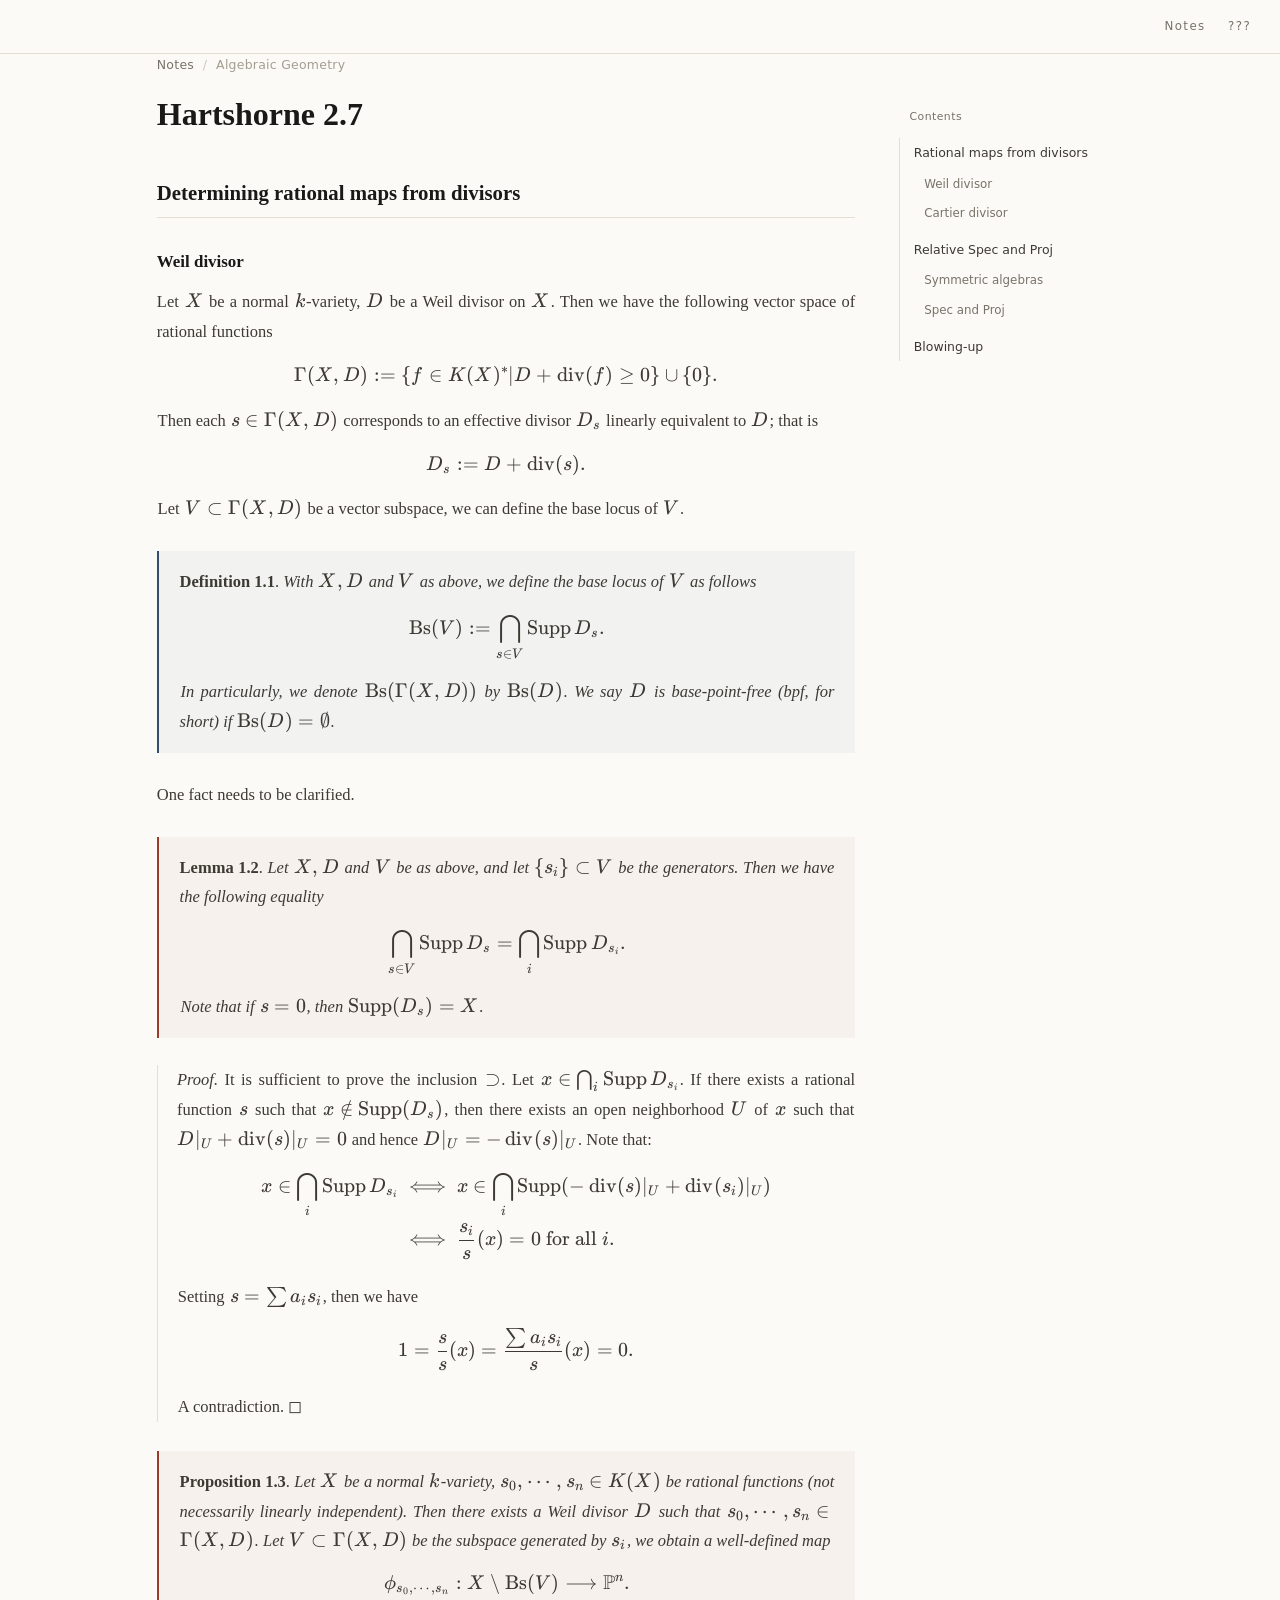
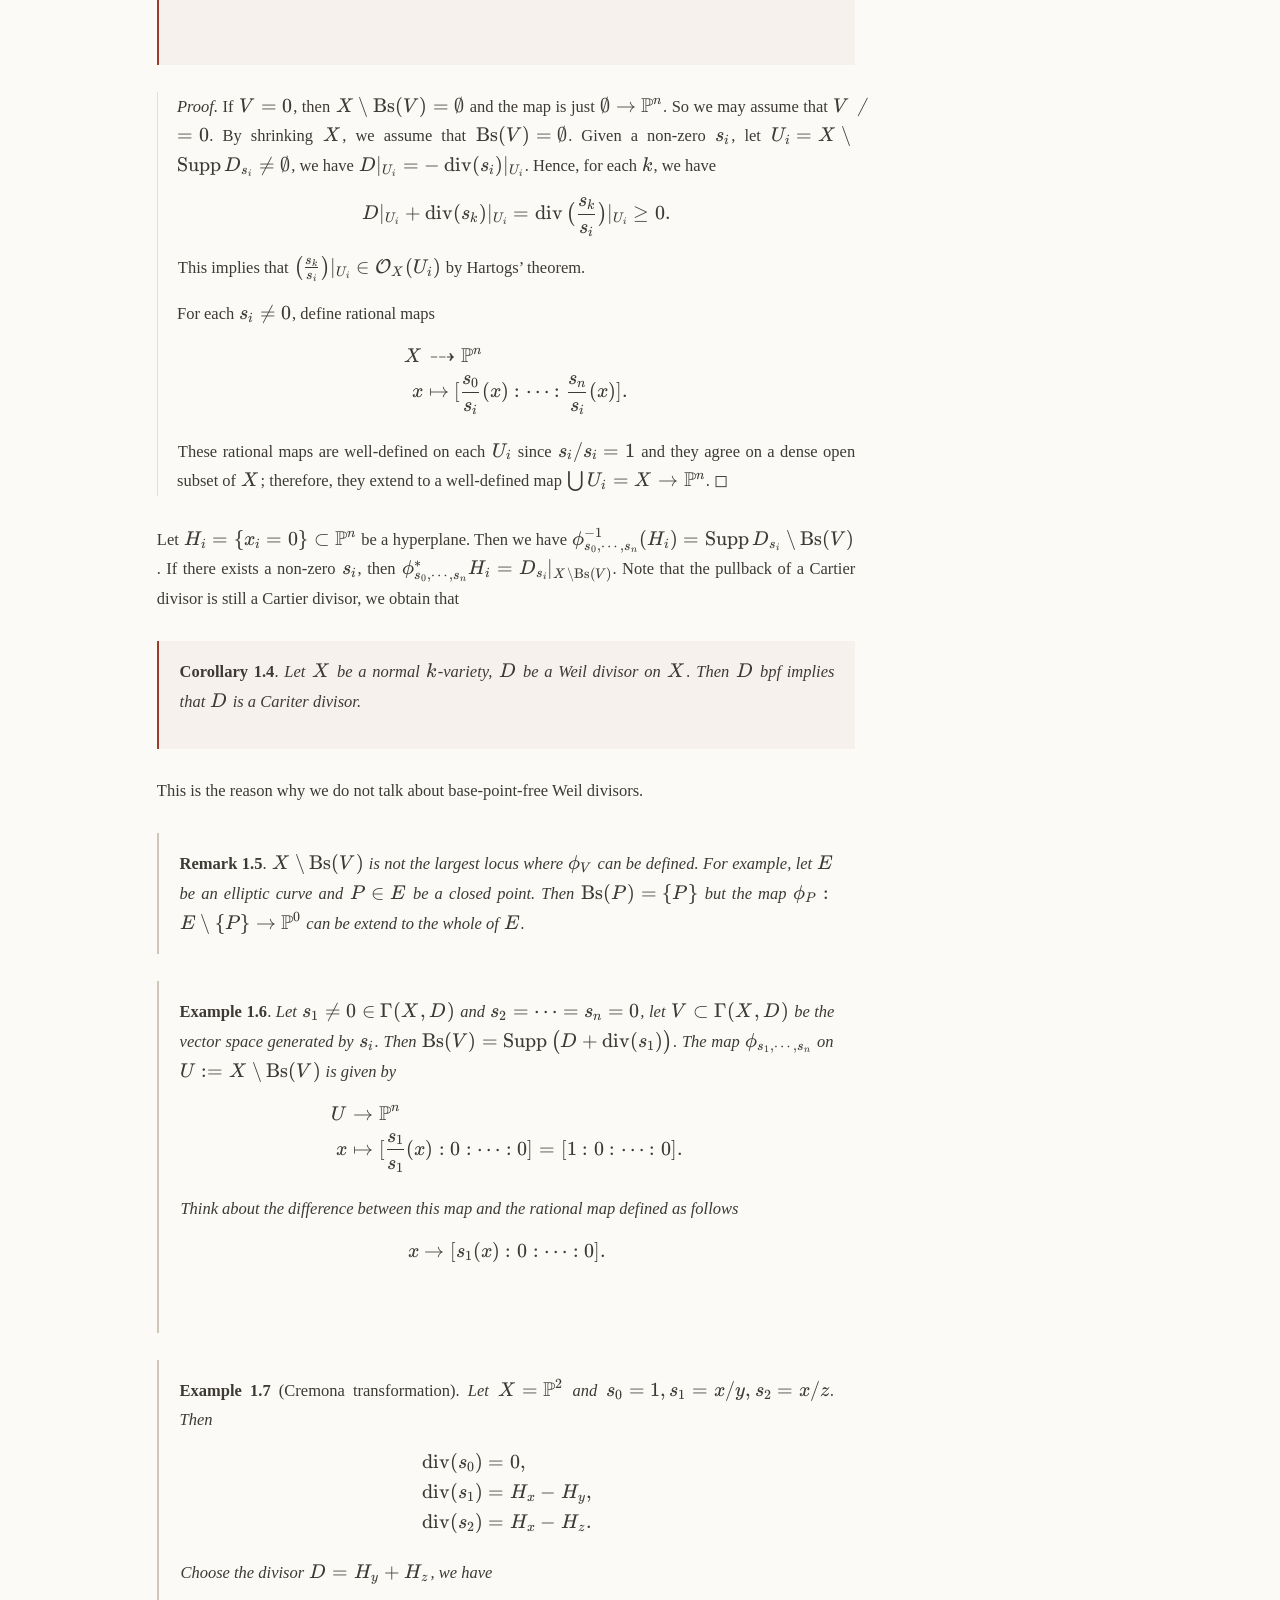
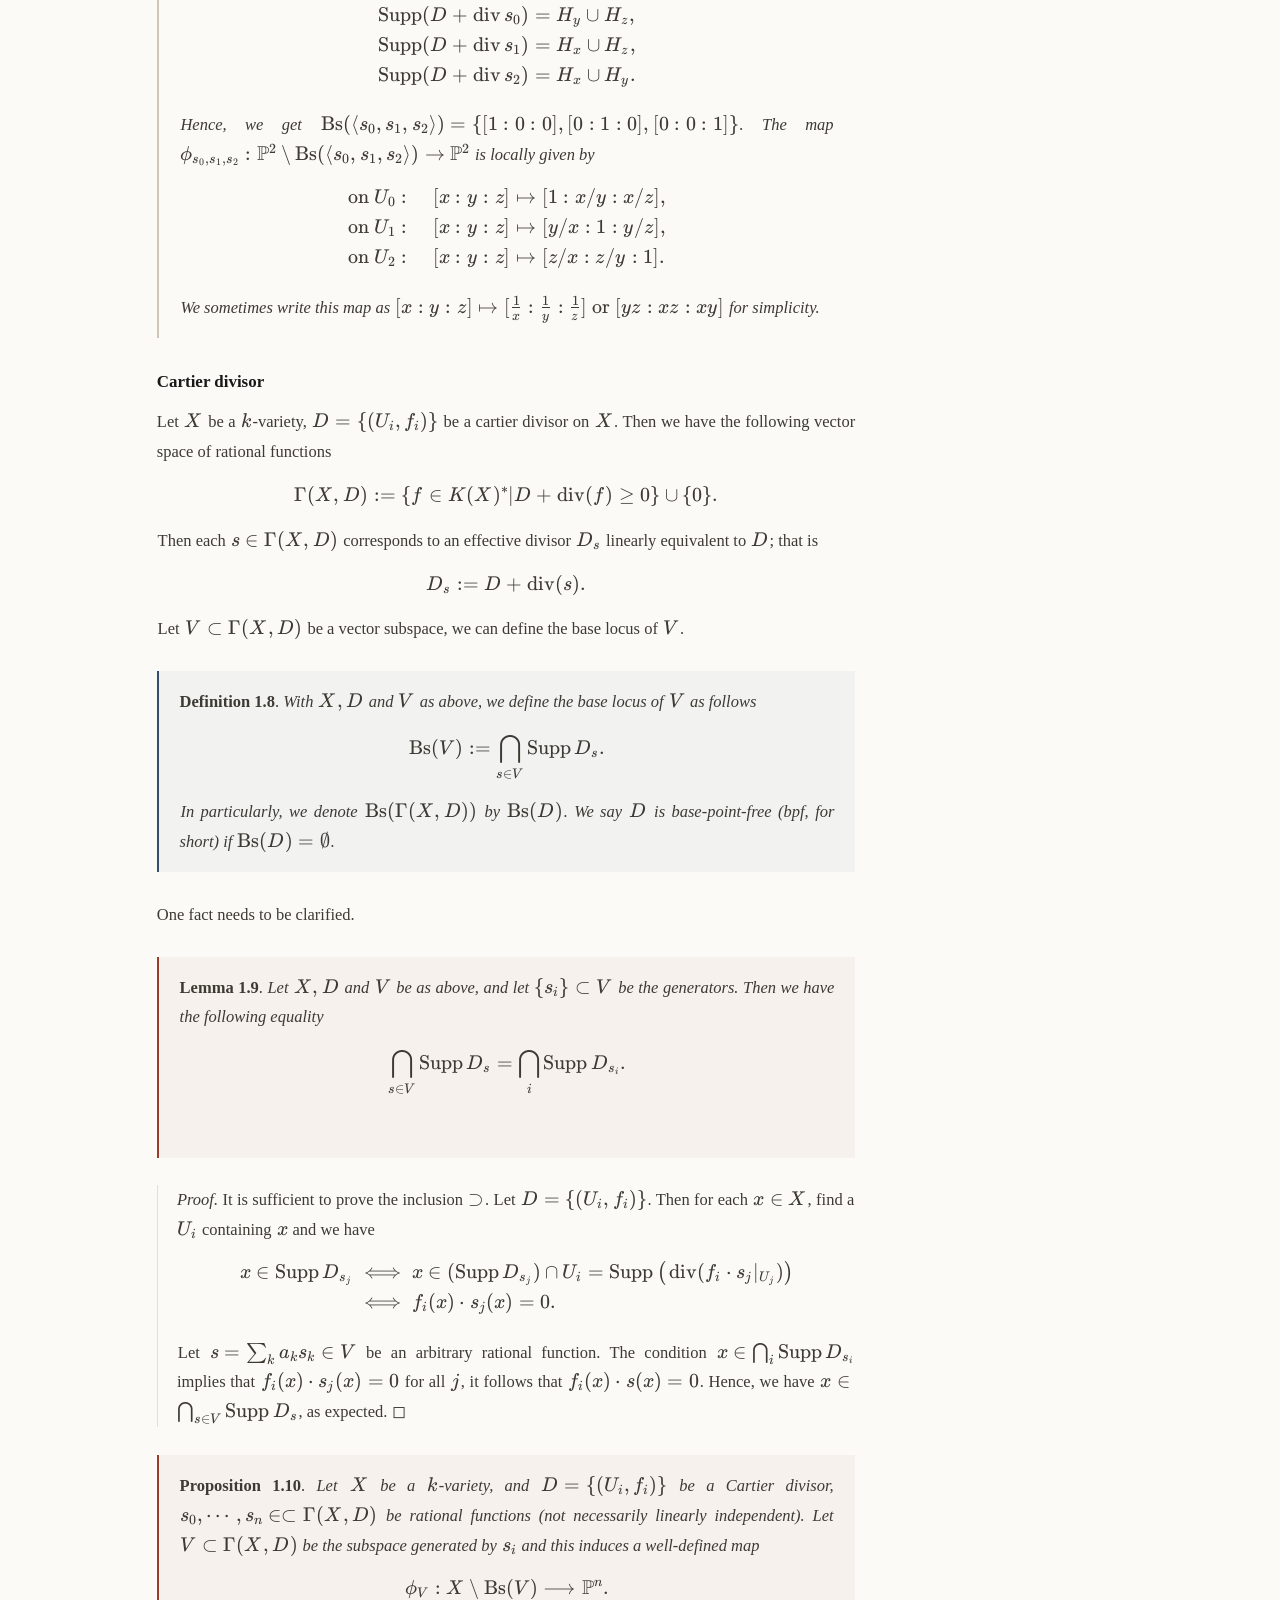
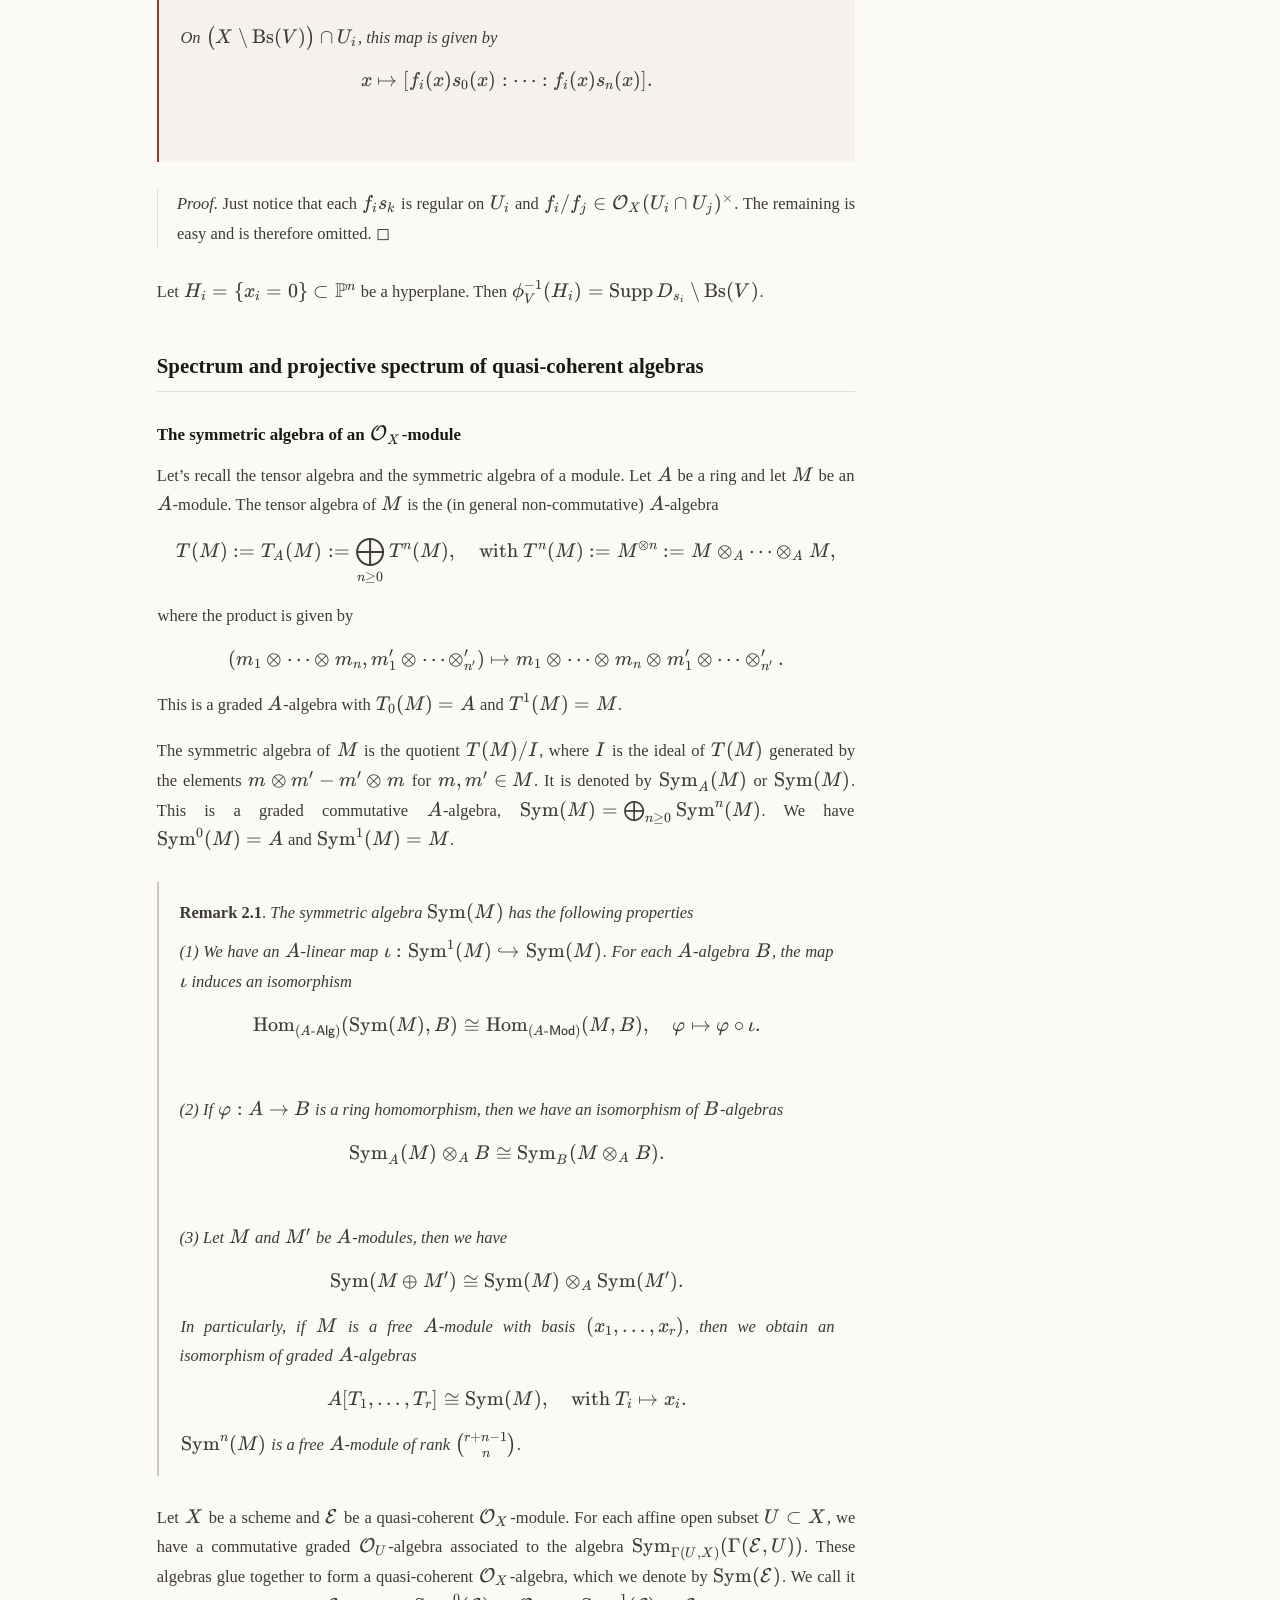
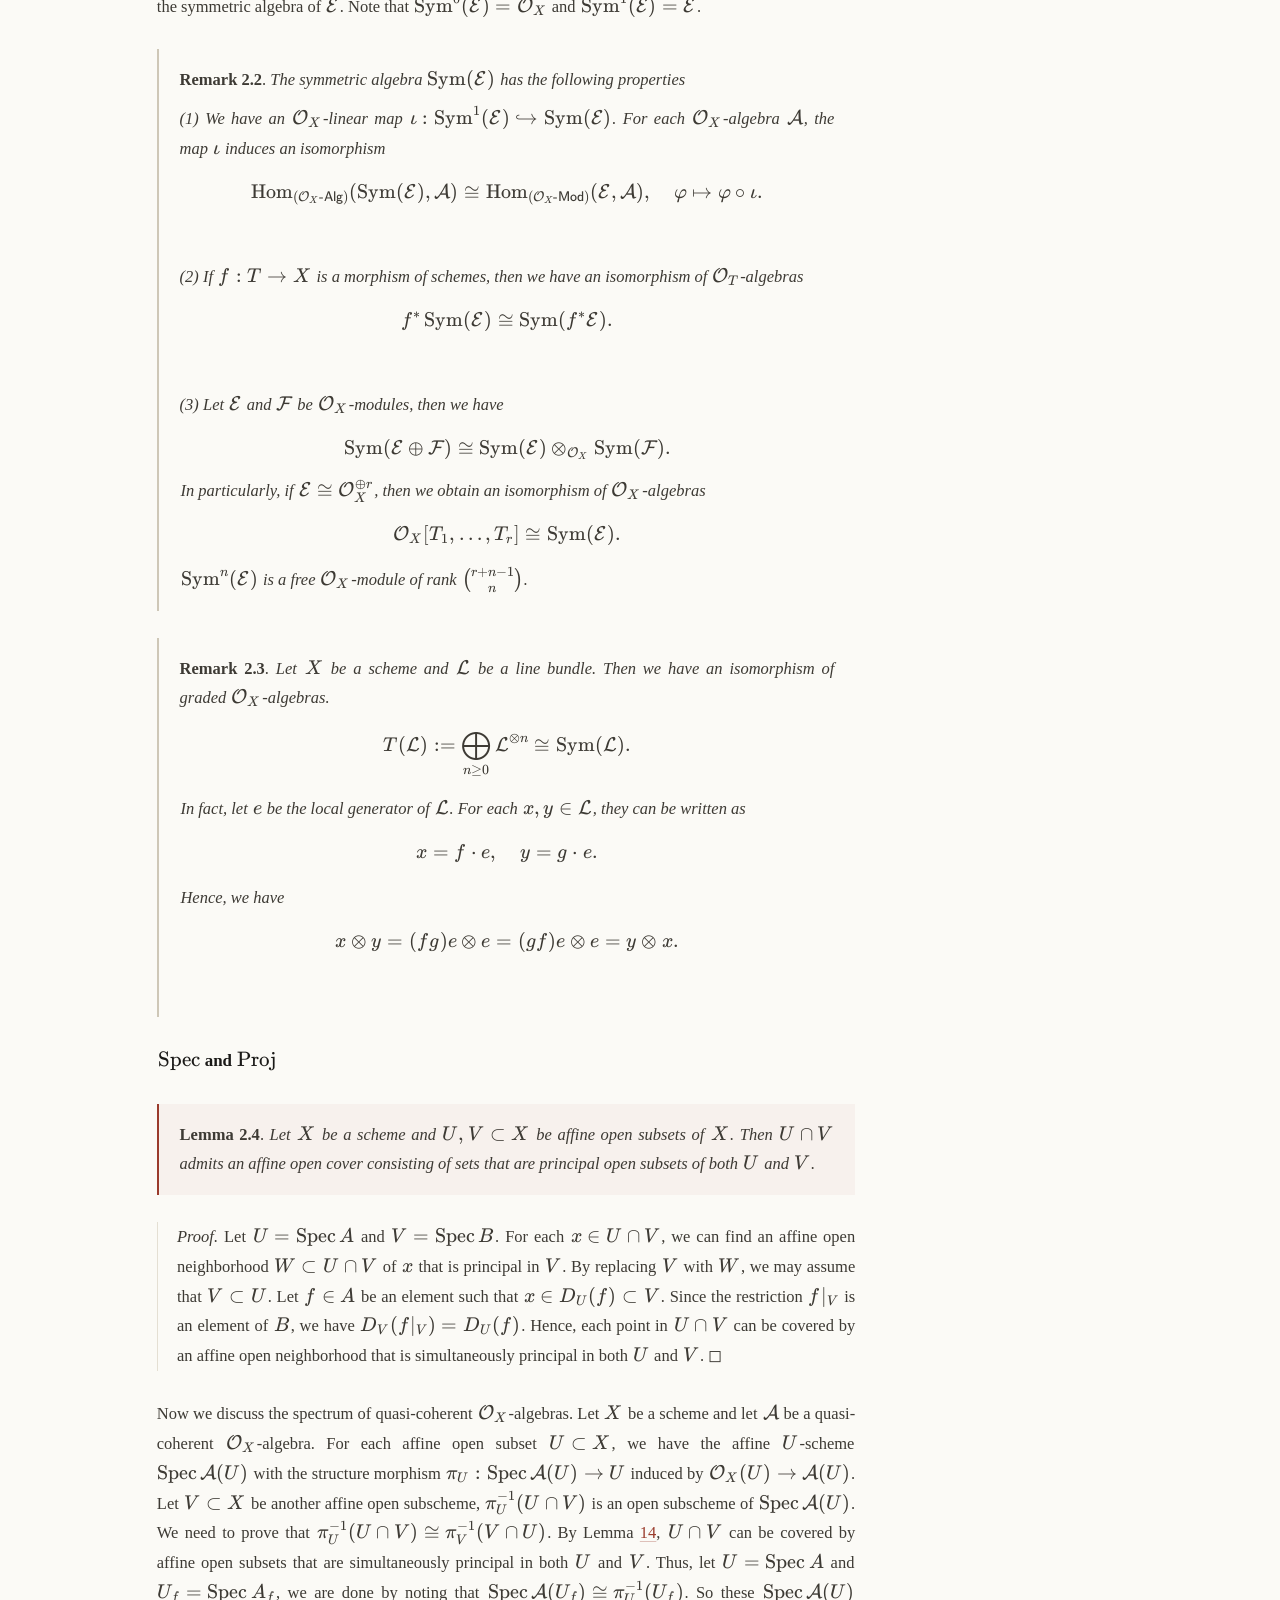
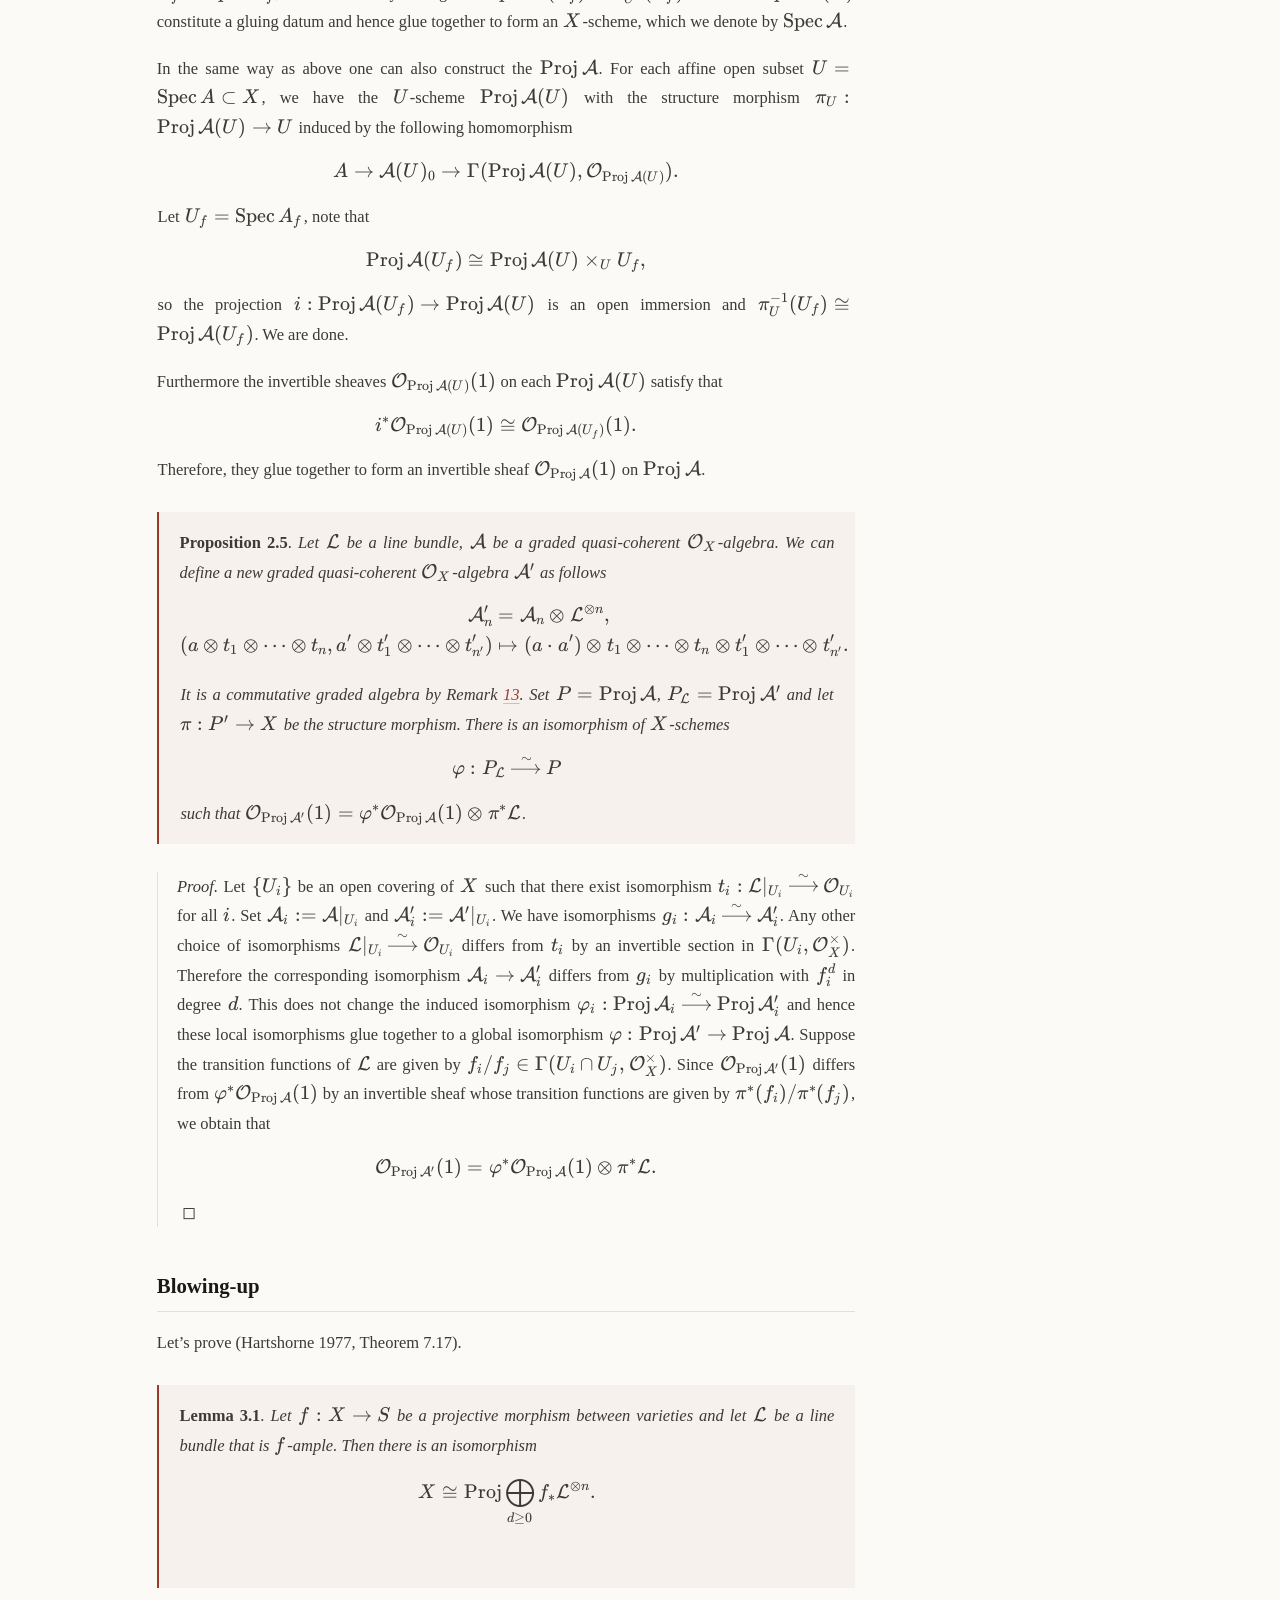
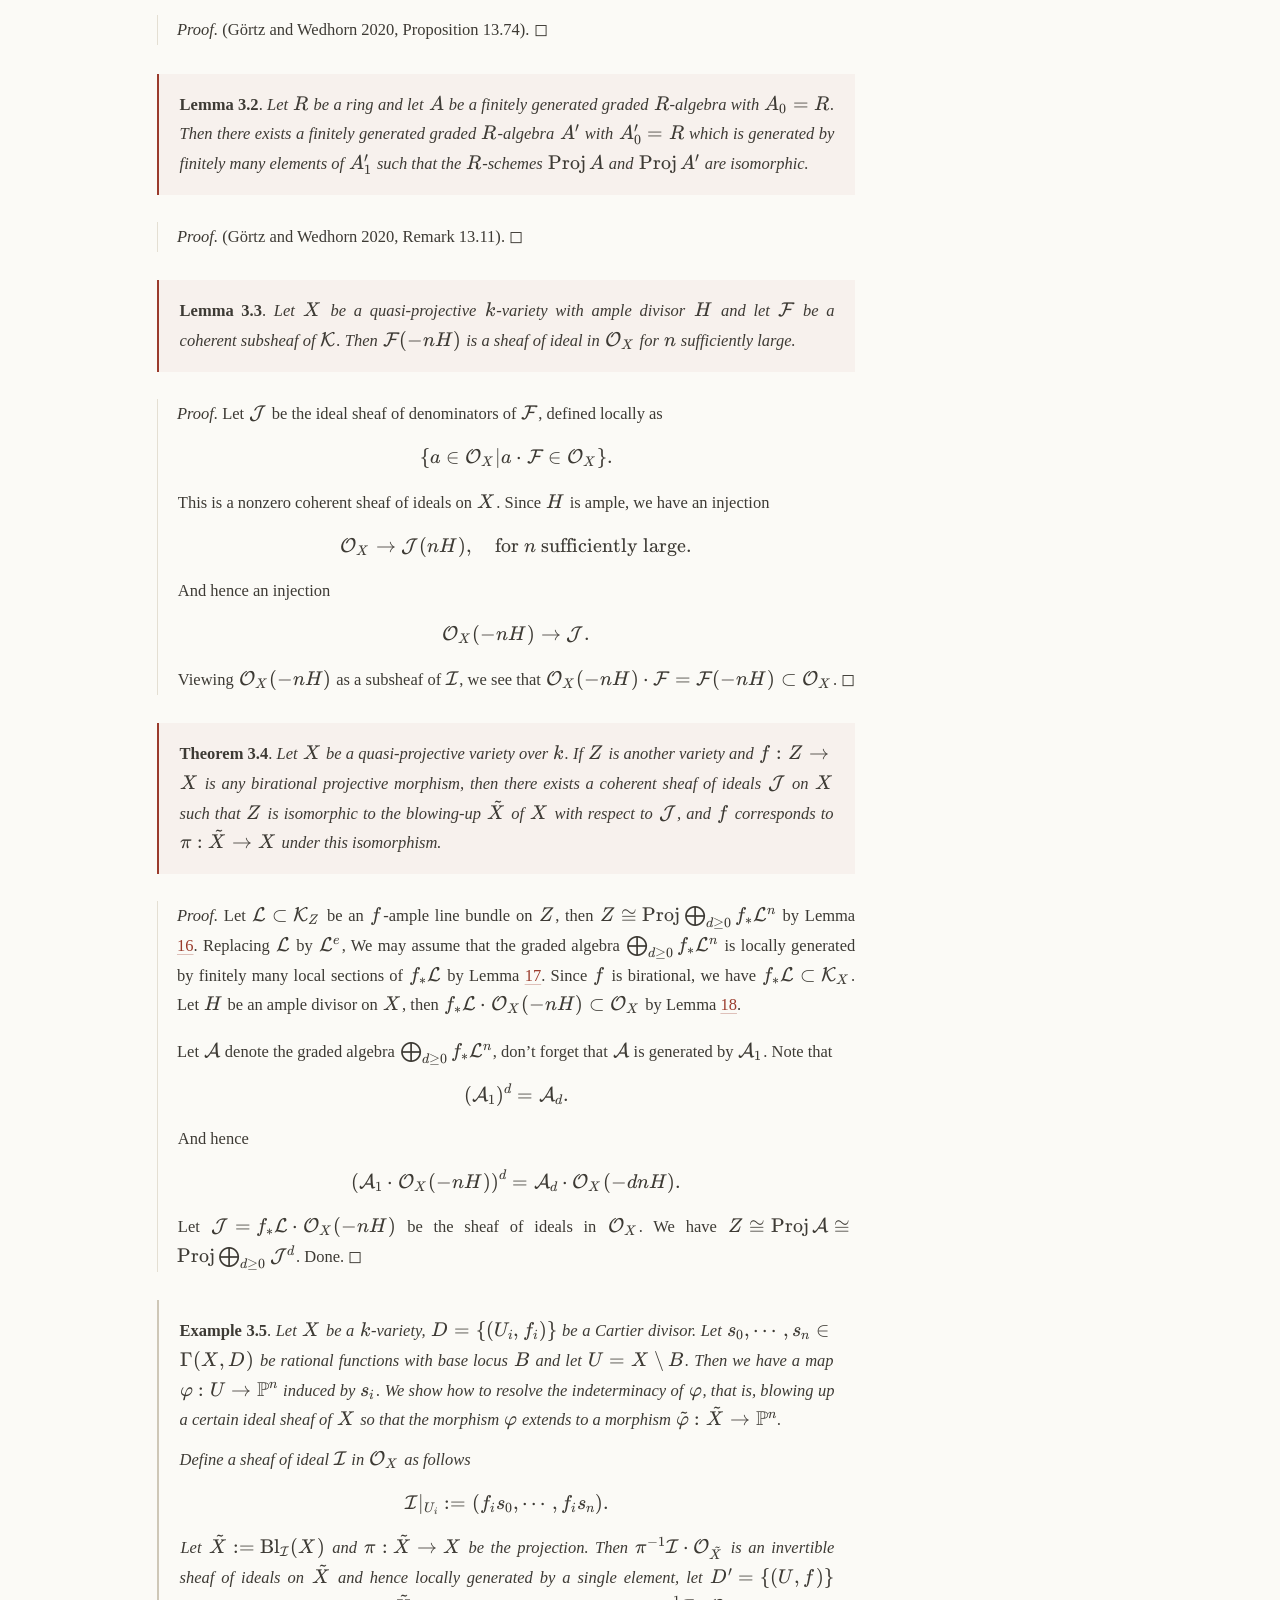
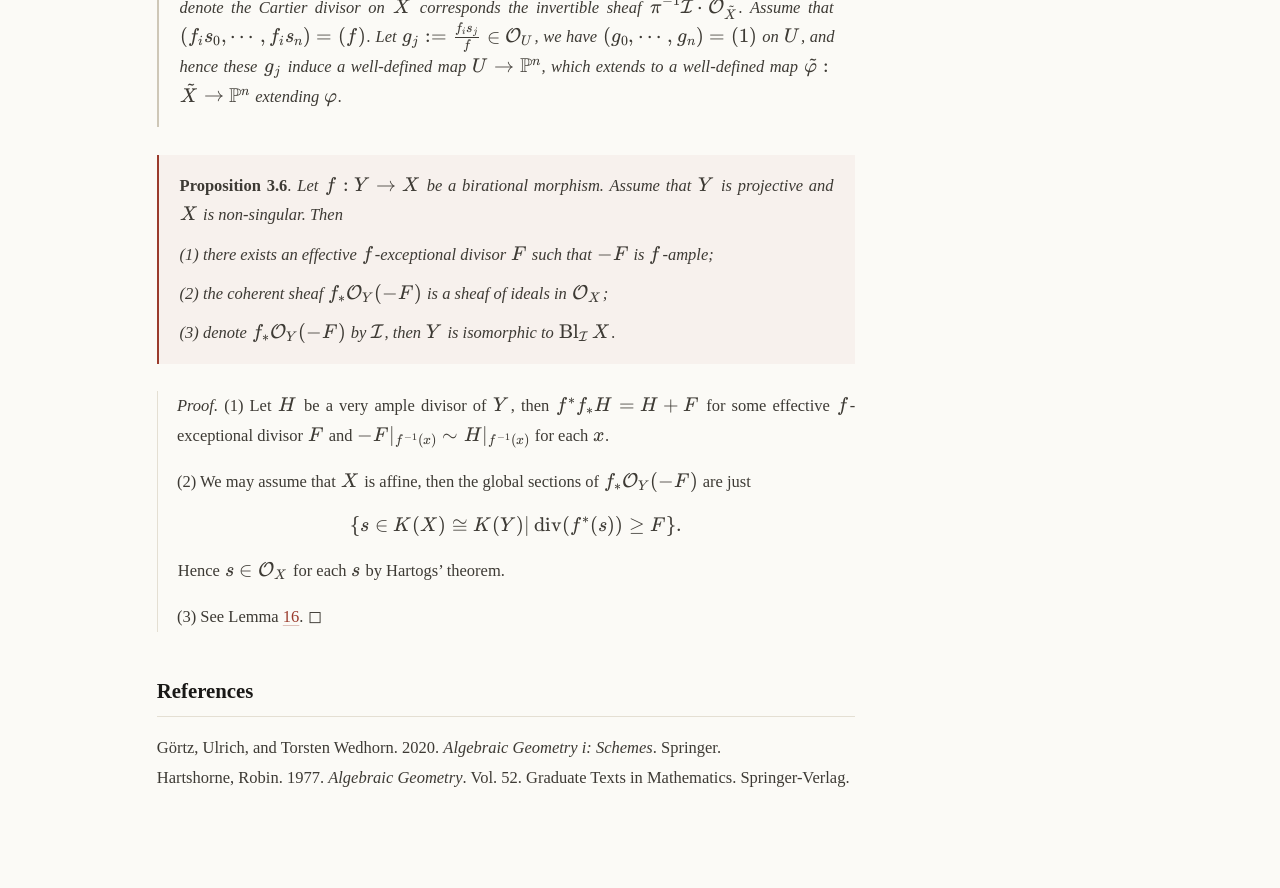
<file: site/notes/hartshorne-2-7.html>
<!DOCTYPE html><html lang="en"><head><meta charset="utf-8">
<meta name="viewport" content="width=device-width,initial-scale=1"><title>Hartshorne 2.7</title>
<style>
:root{--paper:#fbfaf6;--paper2:#f3f0e8;--ink:#1a1917;--soft:#3d3a34;--muted:#78726a;
--faint:#a49d92;--rule:#e4dfd3;--rule2:#cec7b7;--accent:#9a3b2c;--tint:rgba(154,59,44,.045);}
*{box-sizing:border-box}
body{margin:0;background:var(--paper);color:var(--soft);font-family:"Source Serif 4",Georgia,serif;
font-size:16.5px;line-height:1.8;-webkit-font-smoothing:antialiased}
a{color:var(--accent);text-decoration:underline;text-underline-offset:.2em;text-decoration-color:rgba(154,59,44,.3)}
.wrap{max-width:46rem;margin:0 auto;padding:0 1.8rem}
.topnav{display:flex;align-items:center;justify-content:space-between;gap:2rem;position:sticky;top:0;z-index:9;
background:rgba(251,250,246,.92);backdrop-filter:blur(8px);border-bottom:1px solid var(--rule);
padding:1rem 1.8rem;font-family:system-ui,sans-serif}
.brand{font-size:.95rem;letter-spacing:.18em;font-weight:600;color:var(--ink);text-decoration:none}
.topnav nav{display:flex;gap:1.4rem;font-size:.74rem;letter-spacing:.12em;margin-left:auto}
.topnav nav a{color:var(--muted);text-decoration:none}
.topnav nav a:hover{color:var(--accent)}
.topnav nav button{font:inherit;background:none;border:0;padding:0;color:var(--muted);cursor:pointer;letter-spacing:inherit}
.topnav nav button:hover{color:var(--accent)}
.hero{padding:5.5rem 0 3.5rem}
.hero h1{margin:0 0 .9rem;font-size:clamp(2.6rem,6vw,4rem);letter-spacing:-.02em;line-height:1.1;color:var(--ink)}
.hero p{margin:0;color:var(--muted);font-size:1rem;max-width:30rem}
section{padding:3.2rem 0;border-top:1px solid var(--rule)}
.shead{display:flex;align-items:baseline;gap:.9rem;margin-bottom:1.7rem}
.snum{font-family:system-ui,sans-serif;font-size:.7rem;letter-spacing:.12em;color:var(--accent)}
.shead h2{margin:0;font-size:1.05rem;font-weight:600;letter-spacing:.02em;color:var(--ink)}
.shead span.note{margin-left:auto;font-family:system-ui,sans-serif;font-size:.72rem;color:var(--faint)}
.group{margin:1.6rem 0 0}
.glabel{display:flex;align-items:center;gap:.75rem;font-family:system-ui,sans-serif;font-size:1.06rem;
font-weight:700;letter-spacing:.01em;color:var(--ink);margin:2.3rem 0 .85rem}
.glabel::before{content:"";width:22px;height:2px;background:var(--accent);flex:none}
.glabel:first-child{margin-top:.2rem}
.row{display:flex;align-items:baseline;gap:1rem;padding:.62rem 0;border-bottom:1px solid var(--rule);
text-decoration:none;color:inherit}
.row:last-child{border-bottom:0}
.row:hover .t{color:var(--accent)}
.row .t{font-size:1rem;color:var(--ink);transition:color .15s}
.row .meta{margin-left:auto;font-family:system-ui,sans-serif;font-size:.7rem;letter-spacing:.1em;color:var(--faint)}
.row .arrow{color:var(--faint);font-size:.8rem}
.row:hover .arrow{color:var(--accent)}
.empty{font-size:.9rem;color:var(--faint);padding:.5rem 0}
.about p{margin:0 0 .5rem;color:var(--muted);font-size:.95rem}
.about a{text-decoration:none;border-bottom:1px solid rgba(154,59,44,.28)}
footer{max-width:46rem;margin:0 auto;padding:2.6rem 1.8rem 4rem;color:var(--faint);
font-family:system-ui,sans-serif;font-size:.72rem;letter-spacing:.06em}
.crumb{font-family:system-ui,sans-serif;font-size:.78rem;letter-spacing:.02em;
color:var(--faint);margin:2.6rem 0 1.4rem}
.crumb a{color:var(--muted);text-decoration:none}
.crumb span{margin:0 .55rem;color:var(--rule2)}
main.article{max-width:44rem;margin:0 auto;padding:0 1.8rem 6rem}
.article h1{font-size:2rem;margin:.4rem 0 1.2rem;line-height:1.25;color:var(--ink)}
.article h2{font-size:1.3rem;margin:2.5rem 0 1rem;padding-bottom:.4rem;border-bottom:1px solid var(--rule);color:var(--ink)}
.article h3{font-size:1.06rem;margin:1.8rem 0 .6rem;color:var(--ink)}
.article p{margin:0 0 1.05rem;text-align:justify}
.header-section-number{font-family:system-ui,sans-serif;font-size:.78em;color:var(--faint);margin-right:.5em}
.stmt{margin:1.7rem 0;padding:1rem 1.3rem;border-left:2px solid var(--rule2)}
.stmt-theorem,.stmt-lemma,.stmt-proposition,.stmt-corollary{border-left-color:var(--accent);background:var(--tint)}
.stmt-definition{border-left-color:#35506f;background:rgba(53,80,111,.045)}
.stmt-head{display:flex;gap:.5rem;align-items:baseline;margin-bottom:.6rem;font-family:system-ui,sans-serif}
.stmt-kind{font-size:.74rem;font-weight:700;letter-spacing:.14em;color:var(--muted)}
.stmt-num{font-size:.78rem;font-weight:600;color:var(--muted)}
.stmt-theorem .stmt-kind,.stmt-theorem .stmt-num,.stmt-lemma .stmt-kind,.stmt-lemma .stmt-num{color:var(--accent)}
.stmt>p:last-child{margin-bottom:0}
.proof{margin:1.1rem 0 1.8rem;padding-left:1.2rem;border-left:1px solid var(--rule)}
.proof-head{font-family:system-ui,sans-serif;font-size:.72rem;font-weight:600;letter-spacing:.2em;color:var(--faint);margin-bottom:.5rem}
.eq{text-align:center;margin:1.4rem 0}.eq p{text-align:center;margin:0}
a.xref{text-decoration:none;border-bottom:1px solid rgba(154,59,44,.3)}
.math-source{margin:0 .05em}
.math-source.katex-display{margin:1.4rem 0;overflow-x:auto;overflow-y:hidden}
.katex{font-size:1.04em}

/* make4ht 输出的排版映射 */
/* pandoc 生成的定理块 */
.proposition,.lemma,.theorem,.corollary{margin:1.7rem 0;padding:1rem 1.3rem;border-left:2px solid var(--accent);background:var(--tint)}
.definition{margin:1.7rem 0;padding:1rem 1.3rem;border-left:2px solid #35506f;background:rgba(53,80,111,.045)}
.example,.remark{margin:1.7rem 0;padding:1rem 1.3rem;border-left:2px solid var(--rule2)}
.proposition p,.lemma p,.theorem p,.definition p,.example p,.remark p{margin:0 0 .6rem}
.proposition p:last-child,.lemma p:last-child,.theorem p:last-child,.definition p:last-child,
.example p:last-child,.remark p:last-child{margin-bottom:0}
.proof{margin:1.1rem 0 1.8rem;padding-left:1.2rem;border-left:1px solid var(--rule)}
.newtheorem{margin:1.6rem 0;padding:1rem 1.3rem;border-left:2px solid var(--rule2)}
.newtheorem .head{display:block;margin-bottom:.45rem;font-family:system-ui,sans-serif;font-size:.8rem;
font-weight:700;letter-spacing:.08em;color:var(--accent)}
.cmbx-12,.cmbx-10,.cmbx-9,.cmbx-8{font-weight:600}
.cmti-12,.cmti-10,.cmti-9,.cmti-8,.cmsl-12{font-style:italic}
.qopname{font-style:normal}
.titlemark{display:none}
h3.sectionHead{font-size:1.7rem;margin:0 0 1.2rem;padding-bottom:.5rem;border-bottom:1px solid var(--rule);color:var(--ink)}
h4.subsectionHead{font-size:1.22rem;margin:2.2rem 0 .8rem;font-weight:600;color:var(--ink)}
h5.subsubsectionHead{font-size:1.05rem;margin:1.8rem 0 .6rem;font-weight:600;color:var(--ink)}
.article p.noindent,.article p.indent{margin:0 0 1.05rem}
.article img{max-width:100%;height:auto;display:block;margin:1.4rem auto}
.article .newtheorem p:last-child{margin-bottom:0}

.article h4{font-size:1rem;margin:1.5rem 0 .5rem;font-weight:600;color:var(--ink)}
.article h5{font-size:.96rem;margin:1.2rem 0 .4rem;font-weight:600;color:var(--ink)}
.notelayout{max-width:64rem;margin:0 auto;padding:0 1.8rem;display:grid;
grid-template-columns:minmax(0,1fr) 13rem;gap:2.5rem;align-items:start}
.notelayout main.article{max-width:none;margin:0;padding:0 0 6rem}
.notetoc{position:sticky;top:4.2rem;padding-top:3.4rem;font-family:system-ui,sans-serif;font-size:.78rem;line-height:1.55}
.notetoc .side-label{margin:0 0 .7rem;font-size:.66rem;letter-spacing:.18em;text-transform:uppercase;color:var(--faint)}
.notetoc ul{list-style:none;margin:0;padding:0}
.notetoc ul ul{padding-left:.85rem}
.notetoc li{margin:0}
.notetoc a{display:block;padding:.22rem 0 .22rem .75rem;border-left:1px solid var(--rule);
color:var(--muted);text-decoration:none}
.notetoc a:hover{color:var(--ink)}
@media(max-width:1000px){.notelayout{grid-template-columns:1fr;padding:0 1.2rem}.notetoc{display:none}
.notelayout main.article{padding:0 0 4rem}}
.pdf-meta{font-family:system-ui,sans-serif;font-size:.78rem;color:var(--muted);margin:0 0 1rem}
.pdf-view{width:100%;height:78vh;border:1px solid var(--rule);border-radius:6px;background:var(--paper2)}
.pdf-fallback{font-size:.9rem;color:var(--muted);padding:1rem}
@media(max-width:760px){.pdf-view{height:65vh}}
@media(max-width:640px){.topnav{padding:.9rem 1.2rem}.topnav nav{gap:.9rem;font-size:.68rem}
.hero{padding:3.4rem 0 2.4rem}.row .meta{display:none}}
</style><link rel="stylesheet" href="../assets/katex/katex.min.css"><link rel="stylesheet" href="../assets/css/note-toc.css?v=1"></head><body>
<header class="topnav"><nav><a href="../index.html#note">Notes</a><button id="egg" type="button" title="彩蛋" aria-label="彩蛋">???</button></nav></header>
<div class="notelayout"><main class="article"><p class="crumb"><a href="../index.html">Notes</a><span>/</span>Algebraic Geometry</p><h1>Hartshorne 2.7</h1><h2 id="determining-rational-maps-from-divisors">Determining rational maps from divisors</h2>

<h3 id="weil-divisor">Weil divisor</h3>

<p>Let <math display="inline" xmlns="http://www.w3.org/1998/Math/MathML"><semantics><mi>X</mi><annotation encoding="application/x-tex">X</annotation></semantics></math> be a normal <math display="inline" xmlns="http://www.w3.org/1998/Math/MathML"><semantics><mi>k</mi><annotation encoding="application/x-tex">k</annotation></semantics></math>-variety, <math display="inline" xmlns="http://www.w3.org/1998/Math/MathML"><semantics><mi>D</mi><annotation encoding="application/x-tex">D</annotation></semantics></math> be a Weil divisor on <math display="inline" xmlns="http://www.w3.org/1998/Math/MathML"><semantics><mi>X</mi><annotation encoding="application/x-tex">X</annotation></semantics></math>. Then we have the following vector space of rational functions <math display="block" xmlns="http://www.w3.org/1998/Math/MathML"><semantics><mrow><mi mathvariant="normal">Γ</mi><mo stretchy="false" form="prefix">(</mo><mi>X</mi><mo>,</mo><mi>D</mi><mo stretchy="false" form="postfix">)</mo><mo>:=</mo><mo stretchy="false" form="prefix">{</mo><mi>f</mi><mo>∈</mo><mi>K</mi><mo stretchy="false" form="prefix">(</mo><mi>X</mi><msup><mo stretchy="false" form="postfix">)</mo><mo>*</mo></msup><mo stretchy="false" form="prefix">|</mo><mi>D</mi><mo>+</mo><mrow><mi mathvariant="normal">div</mi><mo>&#8289;</mo></mrow><mo stretchy="false" form="prefix">(</mo><mi>f</mi><mo stretchy="false" form="postfix">)</mo><mo>≥</mo><mn>0</mn><mo stretchy="false" form="postfix">}</mo><mo>∪</mo><mo stretchy="false" form="prefix">{</mo><mn>0</mn><mo stretchy="false" form="postfix">}</mo><mi>.</mi></mrow><annotation encoding="application/x-tex">\Gamma(X,D):=\{f\in K(X)^* | D+\operatorname{div}(f)\ge 0 \}\cup \{0\}.</annotation></semantics></math> Then each <math display="inline" xmlns="http://www.w3.org/1998/Math/MathML"><semantics><mrow><mi>s</mi><mo>∈</mo><mi mathvariant="normal">Γ</mi><mo stretchy="false" form="prefix">(</mo><mi>X</mi><mo>,</mo><mi>D</mi><mo stretchy="false" form="postfix">)</mo></mrow><annotation encoding="application/x-tex">s\in \Gamma(X,D)</annotation></semantics></math> corresponds to an effective divisor <math display="inline" xmlns="http://www.w3.org/1998/Math/MathML"><semantics><msub><mi>D</mi><mi>s</mi></msub><annotation encoding="application/x-tex">D_s</annotation></semantics></math> linearly equivalent to <math display="inline" xmlns="http://www.w3.org/1998/Math/MathML"><semantics><mi>D</mi><annotation encoding="application/x-tex">D</annotation></semantics></math>; that is <math display="block" xmlns="http://www.w3.org/1998/Math/MathML"><semantics><mrow><msub><mi>D</mi><mi>s</mi></msub><mo>:=</mo><mi>D</mi><mo>+</mo><mrow><mi mathvariant="normal">div</mi><mo>&#8289;</mo></mrow><mo stretchy="false" form="prefix">(</mo><mi>s</mi><mo stretchy="false" form="postfix">)</mo><mi>.</mi></mrow><annotation encoding="application/x-tex">D_s:=D+\operatorname{div}(s).</annotation></semantics></math> Let <math display="inline" xmlns="http://www.w3.org/1998/Math/MathML"><semantics><mrow><mi>V</mi><mo>⊂</mo><mi mathvariant="normal">Γ</mi><mo stretchy="false" form="prefix">(</mo><mi>X</mi><mo>,</mo><mi>D</mi><mo stretchy="false" form="postfix">)</mo></mrow><annotation encoding="application/x-tex">V\subset \Gamma(X,D)</annotation></semantics></math> be a vector subspace, we can define the base locus of <math display="inline" xmlns="http://www.w3.org/1998/Math/MathML"><semantics><mi>V</mi><annotation encoding="application/x-tex">V</annotation></semantics></math>.</p>

<div class="definition">

<p><strong>Definition 1.1</strong>.  <em>With <math display="inline" xmlns="http://www.w3.org/1998/Math/MathML"><semantics><mrow><mi>X</mi><mo>,</mo><mi>D</mi></mrow><annotation encoding="application/x-tex">X,D</annotation></semantics></math> and <math display="inline" xmlns="http://www.w3.org/1998/Math/MathML"><semantics><mi>V</mi><annotation encoding="application/x-tex">V</annotation></semantics></math> as above, we define the base locus of <math display="inline" xmlns="http://www.w3.org/1998/Math/MathML"><semantics><mi>V</mi><annotation encoding="application/x-tex">V</annotation></semantics></math> as follows <math display="block" xmlns="http://www.w3.org/1998/Math/MathML"><semantics><mrow><mrow><mi mathvariant="normal">Bs</mi><mo>&#8289;</mo></mrow><mo stretchy="false" form="prefix">(</mo><mi>V</mi><mo stretchy="false" form="postfix">)</mo><mo>:=</mo><munder><mo>⋂</mo><mrow><mi>s</mi><mo>∈</mo><mi>V</mi></mrow></munder><mrow><mi mathvariant="normal">Supp</mi><mo>&#8289;</mo></mrow><msub><mi>D</mi><mi>s</mi></msub><mi>.</mi></mrow><annotation encoding="application/x-tex">\operatorname{Bs}(V):=\bigcap_{s\in V}\operatorname{Supp}D_s.</annotation></semantics></math> In particularly, we denote <math display="inline" xmlns="http://www.w3.org/1998/Math/MathML"><semantics><mrow><mrow><mi mathvariant="normal">Bs</mi><mo>&#8289;</mo></mrow><mo stretchy="false" form="prefix">(</mo><mi mathvariant="normal">Γ</mi><mo stretchy="false" form="prefix">(</mo><mi>X</mi><mo>,</mo><mi>D</mi><mo stretchy="false" form="postfix">)</mo><mo stretchy="false" form="postfix">)</mo></mrow><annotation encoding="application/x-tex">\operatorname{Bs}(\Gamma(X,D))</annotation></semantics></math> by <math display="inline" xmlns="http://www.w3.org/1998/Math/MathML"><semantics><mrow><mrow><mi mathvariant="normal">Bs</mi><mo>&#8289;</mo></mrow><mo stretchy="false" form="prefix">(</mo><mi>D</mi><mo stretchy="false" form="postfix">)</mo></mrow><annotation encoding="application/x-tex">\operatorname{Bs}(D)</annotation></semantics></math>. We say <math display="inline" xmlns="http://www.w3.org/1998/Math/MathML"><semantics><mi>D</mi><annotation encoding="application/x-tex">D</annotation></semantics></math> is base-point-free (bpf, for short) if <math display="inline" xmlns="http://www.w3.org/1998/Math/MathML"><semantics><mrow><mrow><mi mathvariant="normal">Bs</mi><mo>&#8289;</mo></mrow><mo stretchy="false" form="prefix">(</mo><mi>D</mi><mo stretchy="false" form="postfix">)</mo><mo>=</mo><mi>∅</mi></mrow><annotation encoding="application/x-tex">\operatorname{Bs}(D)=\emptyset</annotation></semantics></math>.</em></p>

</div>

<p>One fact needs to be clarified.</p>

<div class="lemma">

<p><strong>Lemma 1.2</strong>.  <em>Let <math display="inline" xmlns="http://www.w3.org/1998/Math/MathML"><semantics><mrow><mi>X</mi><mo>,</mo><mi>D</mi></mrow><annotation encoding="application/x-tex">X,D</annotation></semantics></math> and <math display="inline" xmlns="http://www.w3.org/1998/Math/MathML"><semantics><mi>V</mi><annotation encoding="application/x-tex">V</annotation></semantics></math> be as above, and let <math display="inline" xmlns="http://www.w3.org/1998/Math/MathML"><semantics><mrow><mo stretchy="false" form="prefix">{</mo><msub><mi>s</mi><mi>i</mi></msub><mo stretchy="false" form="postfix">}</mo><mo>⊂</mo><mi>V</mi></mrow><annotation encoding="application/x-tex">\{s_i\}\subset V</annotation></semantics></math> be the generators. Then we have the following equality <math display="block" xmlns="http://www.w3.org/1998/Math/MathML"><semantics><mrow><munder><mo>⋂</mo><mrow><mi>s</mi><mo>∈</mo><mi>V</mi></mrow></munder><mrow><mi mathvariant="normal">Supp</mi><mo>&#8289;</mo></mrow><msub><mi>D</mi><mi>s</mi></msub><mo>=</mo><munder><mo>⋂</mo><mi>i</mi></munder><mrow><mi mathvariant="normal">Supp</mi><mo>&#8289;</mo></mrow><msub><mi>D</mi><msub><mi>s</mi><mi>i</mi></msub></msub><mi>.</mi></mrow><annotation encoding="application/x-tex">\bigcap_{s\in V}\operatorname{Supp}D_s=\bigcap_{i}\operatorname{Supp}D_{s_i}.</annotation></semantics></math> Note that if <math display="inline" xmlns="http://www.w3.org/1998/Math/MathML"><semantics><mrow><mi>s</mi><mo>=</mo><mn>0</mn></mrow><annotation encoding="application/x-tex">s=0</annotation></semantics></math>, then <math display="inline" xmlns="http://www.w3.org/1998/Math/MathML"><semantics><mrow><mrow><mi mathvariant="normal">Supp</mi><mo>&#8289;</mo></mrow><mo stretchy="false" form="prefix">(</mo><msub><mi>D</mi><mi>s</mi></msub><mo stretchy="false" form="postfix">)</mo><mo>=</mo><mi>X</mi></mrow><annotation encoding="application/x-tex">\operatorname{Supp}(D_{s})=X</annotation></semantics></math>.</em></p>

</div>

<div class="proof">

<p><em>Proof.</em> It is sufficient to prove the inclusion <math display="inline" xmlns="http://www.w3.org/1998/Math/MathML"><semantics><mo>⊃</mo><annotation encoding="application/x-tex">\supset</annotation></semantics></math>. Let <math display="inline" xmlns="http://www.w3.org/1998/Math/MathML"><semantics><mrow><mi>x</mi><mo>∈</mo><msub><mo>⋂</mo><mi>i</mi></msub><mrow><mi mathvariant="normal">Supp</mi><mo>&#8289;</mo></mrow><msub><mi>D</mi><msub><mi>s</mi><mi>i</mi></msub></msub></mrow><annotation encoding="application/x-tex">x\in \bigcap_{i}\operatorname{Supp}D_{s_i}</annotation></semantics></math>. If there exists a rational function <math display="inline" xmlns="http://www.w3.org/1998/Math/MathML"><semantics><mi>s</mi><annotation encoding="application/x-tex">s</annotation></semantics></math> such that <math display="inline" xmlns="http://www.w3.org/1998/Math/MathML"><semantics><mrow><mi>x</mi><mo>∉</mo><mrow><mi mathvariant="normal">Supp</mi><mo>&#8289;</mo></mrow><mo stretchy="false" form="prefix">(</mo><msub><mi>D</mi><mi>s</mi></msub><mo stretchy="false" form="postfix">)</mo></mrow><annotation encoding="application/x-tex">x\notin \operatorname{Supp}(D_s)</annotation></semantics></math>, then there exists an open neighborhood <math display="inline" xmlns="http://www.w3.org/1998/Math/MathML"><semantics><mi>U</mi><annotation encoding="application/x-tex">U</annotation></semantics></math> of <math display="inline" xmlns="http://www.w3.org/1998/Math/MathML"><semantics><mi>x</mi><annotation encoding="application/x-tex">x</annotation></semantics></math> such that <math display="inline" xmlns="http://www.w3.org/1998/Math/MathML"><semantics><mrow><mi>D</mi><msub><mo stretchy="false" form="prefix">|</mo><mi>U</mi></msub><mo>+</mo><mrow><mi mathvariant="normal">div</mi><mo>&#8289;</mo></mrow><mo stretchy="false" form="prefix">(</mo><mi>s</mi><mo stretchy="false" form="postfix">)</mo><msub><mo stretchy="false" form="prefix">|</mo><mi>U</mi></msub><mo>=</mo><mn>0</mn></mrow><annotation encoding="application/x-tex">D|_U+\operatorname{div}(s)|_U=0</annotation></semantics></math> and hence <math display="inline" xmlns="http://www.w3.org/1998/Math/MathML"><semantics><mrow><mi>D</mi><msub><mo stretchy="false" form="prefix">|</mo><mi>U</mi></msub><mo>=</mo><mi>−</mi><mrow><mi mathvariant="normal">div</mi><mo>&#8289;</mo></mrow><mo stretchy="false" form="prefix">(</mo><mi>s</mi><mo stretchy="false" form="postfix">)</mo><msub><mo stretchy="false" form="prefix">|</mo><mi>U</mi></msub></mrow><annotation encoding="application/x-tex">D|_U=-\operatorname{div}(s)|_U</annotation></semantics></math>. Note that: <math display="block" xmlns="http://www.w3.org/1998/Math/MathML"><semantics><mtable><mtr><mtd columnalign="right" style="text-align: right; padding-right: 0"><mi>x</mi><mo>∈</mo><munder><mo>⋂</mo><mi>i</mi></munder><mrow><mi mathvariant="normal">Supp</mi><mo>&#8289;</mo></mrow><msub><mi>D</mi><msub><mi>s</mi><mi>i</mi></msub></msub></mtd><mtd columnalign="left" style="text-align: left; padding-left: 0"><mo>⇔</mo><mi>x</mi><mo>∈</mo><munder><mo>⋂</mo><mi>i</mi></munder><mrow><mi mathvariant="normal">Supp</mi><mo>&#8289;</mo></mrow><mo stretchy="false" form="prefix">(</mo><mi>−</mi><mrow><mi mathvariant="normal">div</mi><mo>&#8289;</mo></mrow><mo stretchy="false" form="prefix">(</mo><mi>s</mi><mo stretchy="false" form="postfix">)</mo><msub><mo stretchy="false" form="prefix">|</mo><mi>U</mi></msub><mo>+</mo><mrow><mi mathvariant="normal">div</mi><mo>&#8289;</mo></mrow><mo stretchy="false" form="prefix">(</mo><msub><mi>s</mi><mi>i</mi></msub><mo stretchy="false" form="postfix">)</mo><msub><mo stretchy="false" form="prefix">|</mo><mi>U</mi></msub><mo stretchy="false" form="postfix">)</mo></mtd></mtr><mtr><mtd columnalign="right" style="text-align: right; padding-right: 0"></mtd><mtd columnalign="left" style="text-align: left; padding-left: 0"><mo>⇔</mo><mfrac><msub><mi>s</mi><mi>i</mi></msub><mi>s</mi></mfrac><mo stretchy="false" form="prefix">(</mo><mi>x</mi><mo stretchy="false" form="postfix">)</mo><mo>=</mo><mn>0</mn><mrow><mspace width="0.333em"></mspace><mtext mathvariant="normal"> for all </mtext><mspace width="0.333em"></mspace></mrow><mi>i</mi><mi>.</mi></mtd></mtr></mtable><annotation encoding="application/x-tex">\begin{align*}

        x\in \bigcap_{i}\operatorname{Supp}D_{s_i} &amp;\iff x\in \bigcap_{i}\operatorname{Supp}(-\operatorname{div}(s)|_U+\operatorname{div}(s_i)|_U) \\

        &amp;\iff \frac{s_i}{s}(x)=0 \text{ for all } i.

\end{align*}</annotation></semantics></math> Setting <math display="inline" xmlns="http://www.w3.org/1998/Math/MathML"><semantics><mrow><mi>s</mi><mo>=</mo><mo>∑</mo><msub><mi>a</mi><mi>i</mi></msub><msub><mi>s</mi><mi>i</mi></msub></mrow><annotation encoding="application/x-tex">s=\sum a_is_i</annotation></semantics></math>, then we have <math display="block" xmlns="http://www.w3.org/1998/Math/MathML"><semantics><mtable><mtr><mtd columnalign="right" style="text-align: right"><mn>1</mn><mo>=</mo><mfrac><mi>s</mi><mi>s</mi></mfrac><mo stretchy="false" form="prefix">(</mo><mi>x</mi><mo stretchy="false" form="postfix">)</mo><mo>=</mo><mfrac><mrow><mo>∑</mo><msub><mi>a</mi><mi>i</mi></msub><msub><mi>s</mi><mi>i</mi></msub></mrow><mi>s</mi></mfrac><mo stretchy="false" form="prefix">(</mo><mi>x</mi><mo stretchy="false" form="postfix">)</mo><mo>=</mo><mn>0</mn><mi>.</mi></mtd></mtr></mtable><annotation encoding="application/x-tex">\begin{align*}

        1=\frac{s}{s}(x)=\frac{\sum a_is_i}{s}(x)=0.

\end{align*}</annotation></semantics></math> A contradiction. ◻</p>

</div>

<div class="proposition">

<p><strong>Proposition 1.3</strong>.  <em>Let <math display="inline" xmlns="http://www.w3.org/1998/Math/MathML"><semantics><mi>X</mi><annotation encoding="application/x-tex">X</annotation></semantics></math> be a normal <math display="inline" xmlns="http://www.w3.org/1998/Math/MathML"><semantics><mi>k</mi><annotation encoding="application/x-tex">k</annotation></semantics></math>-variety, <math display="inline" xmlns="http://www.w3.org/1998/Math/MathML"><semantics><mrow><msub><mi>s</mi><mn>0</mn></msub><mo>,</mo><mi>⋯</mi><mo>,</mo><msub><mi>s</mi><mi>n</mi></msub><mo>∈</mo><mi>K</mi><mo stretchy="false" form="prefix">(</mo><mi>X</mi><mo stretchy="false" form="postfix">)</mo></mrow><annotation encoding="application/x-tex">s_0,\cdots,s_n\in K(X)</annotation></semantics></math> be rational functions (not necessarily linearly independent). Then there exists a Weil divisor <math display="inline" xmlns="http://www.w3.org/1998/Math/MathML"><semantics><mi>D</mi><annotation encoding="application/x-tex">D</annotation></semantics></math> such that <math display="inline" xmlns="http://www.w3.org/1998/Math/MathML"><semantics><mrow><msub><mi>s</mi><mn>0</mn></msub><mo>,</mo><mi>⋯</mi><mo>,</mo><msub><mi>s</mi><mi>n</mi></msub><mo>∈</mo><mi mathvariant="normal">Γ</mi><mo stretchy="false" form="prefix">(</mo><mi>X</mi><mo>,</mo><mi>D</mi><mo stretchy="false" form="postfix">)</mo></mrow><annotation encoding="application/x-tex">s_0,\cdots,s_n\in \Gamma(X,D)</annotation></semantics></math>. Let <math display="inline" xmlns="http://www.w3.org/1998/Math/MathML"><semantics><mrow><mi>V</mi><mo>⊂</mo><mi mathvariant="normal">Γ</mi><mo stretchy="false" form="prefix">(</mo><mi>X</mi><mo>,</mo><mi>D</mi><mo stretchy="false" form="postfix">)</mo></mrow><annotation encoding="application/x-tex">V\subset \Gamma(X,D)</annotation></semantics></math> be the subspace generated by <math display="inline" xmlns="http://www.w3.org/1998/Math/MathML"><semantics><msub><mi>s</mi><mi>i</mi></msub><annotation encoding="application/x-tex">s_i</annotation></semantics></math>, we obtain a well-defined map <math display="block" xmlns="http://www.w3.org/1998/Math/MathML"><semantics><mtable><mtr><mtd columnalign="right" style="text-align: right"><msub><mi>ϕ</mi><mrow><msub><mi>s</mi><mn>0</mn></msub><mo>,</mo><mi>⋯</mi><mo>,</mo><msub><mi>s</mi><mi>n</mi></msub></mrow></msub><mo>:</mo><mi>X</mi><mo>\</mo><mrow><mi mathvariant="normal">Bs</mi><mo>&#8289;</mo></mrow><mo stretchy="false" form="prefix">(</mo><mi>V</mi><mo stretchy="false" form="postfix">)</mo><mo>→</mo><msup><mi mathvariant="double-struck">ℙ</mi><mi>n</mi></msup><mi>.</mi></mtd></mtr></mtable><annotation encoding="application/x-tex">\begin{align*}

        \phi_{s_0,\cdots,s_n}:X\setminus \operatorname{Bs}(V) \longrightarrow \mathbb{P}^n.

\end{align*}</annotation></semantics></math></em></p>

</div>

<div class="proof">

<p><em>Proof.</em> If <math display="inline" xmlns="http://www.w3.org/1998/Math/MathML"><semantics><mrow><mi>V</mi><mo>=</mo><mn>0</mn></mrow><annotation encoding="application/x-tex">V=0</annotation></semantics></math>, then <math display="inline" xmlns="http://www.w3.org/1998/Math/MathML"><semantics><mrow><mi>X</mi><mo>\</mo><mrow><mi mathvariant="normal">Bs</mi><mo>&#8289;</mo></mrow><mo stretchy="false" form="prefix">(</mo><mi>V</mi><mo stretchy="false" form="postfix">)</mo><mo>=</mo><mi>∅</mi></mrow><annotation encoding="application/x-tex">X\setminus \operatorname{Bs}(V)=\emptyset</annotation></semantics></math> and the map is just <math display="inline" xmlns="http://www.w3.org/1998/Math/MathML"><semantics><mrow><mi>∅</mi><mo>→</mo><msup><mi mathvariant="double-struck">ℙ</mi><mi>n</mi></msup></mrow><annotation encoding="application/x-tex">\emptyset\to \mathbb{P}^n</annotation></semantics></math>. So we may assume that <math display="inline" xmlns="http://www.w3.org/1998/Math/MathML"><semantics><mrow><mi>V</mi><mo>≠</mo><mn>0</mn></mrow><annotation encoding="application/x-tex">V\not=0</annotation></semantics></math>. By shrinking <math display="inline" xmlns="http://www.w3.org/1998/Math/MathML"><semantics><mi>X</mi><annotation encoding="application/x-tex">X</annotation></semantics></math>, we assume that <math display="inline" xmlns="http://www.w3.org/1998/Math/MathML"><semantics><mrow><mrow><mi mathvariant="normal">Bs</mi><mo>&#8289;</mo></mrow><mo stretchy="false" form="prefix">(</mo><mi>V</mi><mo stretchy="false" form="postfix">)</mo><mo>=</mo><mi>∅</mi></mrow><annotation encoding="application/x-tex">\operatorname{Bs}(V)=\emptyset</annotation></semantics></math>. Given a non-zero <math display="inline" xmlns="http://www.w3.org/1998/Math/MathML"><semantics><msub><mi>s</mi><mi>i</mi></msub><annotation encoding="application/x-tex">s_i</annotation></semantics></math>, let <math display="inline" xmlns="http://www.w3.org/1998/Math/MathML"><semantics><mrow><msub><mi>U</mi><mi>i</mi></msub><mo>=</mo><mi>X</mi><mo>\</mo><mrow><mi mathvariant="normal">Supp</mi><mo>&#8289;</mo></mrow><msub><mi>D</mi><msub><mi>s</mi><mi>i</mi></msub></msub><mo>≠</mo><mi>∅</mi></mrow><annotation encoding="application/x-tex">U_i=X\setminus \operatorname{Supp}D_{s_i}\not=\emptyset</annotation></semantics></math>, we have <math display="inline" xmlns="http://www.w3.org/1998/Math/MathML"><semantics><mrow><mi>D</mi><msub><mo stretchy="false" form="prefix">|</mo><msub><mi>U</mi><mi>i</mi></msub></msub><mo>=</mo><mi>−</mi><mrow><mi mathvariant="normal">div</mi><mo>&#8289;</mo></mrow><mo stretchy="false" form="prefix">(</mo><msub><mi>s</mi><mi>i</mi></msub><mo stretchy="false" form="postfix">)</mo><msub><mo stretchy="false" form="prefix">|</mo><msub><mi>U</mi><mi>i</mi></msub></msub></mrow><annotation encoding="application/x-tex">D|_{U_i}=-\operatorname{div}(s_i)|_{U_i}</annotation></semantics></math>. Hence, for each <math display="inline" xmlns="http://www.w3.org/1998/Math/MathML"><semantics><mi>k</mi><annotation encoding="application/x-tex">k</annotation></semantics></math>, we have <math display="block" xmlns="http://www.w3.org/1998/Math/MathML"><semantics><mrow><mi>D</mi><msub><mo stretchy="false" form="prefix">|</mo><msub><mi>U</mi><mi>i</mi></msub></msub><mo>+</mo><mrow><mi mathvariant="normal">div</mi><mo>&#8289;</mo></mrow><mo stretchy="false" form="prefix">(</mo><msub><mi>s</mi><mi>k</mi></msub><mo stretchy="false" form="postfix">)</mo><msub><mo stretchy="false" form="prefix">|</mo><msub><mi>U</mi><mi>i</mi></msub></msub><mo>=</mo><mrow><mi mathvariant="normal">div</mi><mo>&#8289;</mo></mrow><mo minsize="120%" maxsize="120%" stretchy="true" form="prefix">(</mo><mfrac><msub><mi>s</mi><mi>k</mi></msub><msub><mi>s</mi><mi>i</mi></msub></mfrac><mo minsize="120%" maxsize="120%" stretchy="true" form="postfix">)</mo><msub><mo stretchy="false" form="prefix">|</mo><msub><mi>U</mi><mi>i</mi></msub></msub><mo>≥</mo><mn>0</mn><mi>.</mi></mrow><annotation encoding="application/x-tex">D|_{U_i}+\operatorname{div}(s_k)|_{U_i}=\operatorname{div}\big(\frac{s_k}{s_i}\big)|_{U_i}\ge 0.</annotation></semantics></math> This implies that <math display="inline" xmlns="http://www.w3.org/1998/Math/MathML"><semantics><mrow><mo minsize="120%" maxsize="120%" stretchy="true" form="prefix">(</mo><mfrac><msub><mi>s</mi><mi>k</mi></msub><msub><mi>s</mi><mi>i</mi></msub></mfrac><mo minsize="120%" maxsize="120%" stretchy="true" form="postfix">)</mo><msub><mo stretchy="false" form="prefix">|</mo><msub><mi>U</mi><mi>i</mi></msub></msub><mo>∈</mo><msub><mi mathvariant="script">𝒪</mi><mi>X</mi></msub><mo stretchy="false" form="prefix">(</mo><msub><mi>U</mi><mi>i</mi></msub><mo stretchy="false" form="postfix">)</mo></mrow><annotation encoding="application/x-tex">\big(\frac{s_k}{s_i}\big)|_{U_i}\in \mathcal{O}_X(U_i)</annotation></semantics></math> by Hartogs’ theorem.</p>

<p>For each <math display="inline" xmlns="http://www.w3.org/1998/Math/MathML"><semantics><mrow><msub><mi>s</mi><mi>i</mi></msub><mo>≠</mo><mn>0</mn></mrow><annotation encoding="application/x-tex">s_i\not=0</annotation></semantics></math>, define rational maps <math display="block" xmlns="http://www.w3.org/1998/Math/MathML"><semantics><mtable><mtr><mtd columnalign="right" style="text-align: right; padding-right: 0"><mi>X</mi></mtd><mtd columnalign="left" style="text-align: left; padding-left: 0"><mi>⇢</mi><msup><mi mathvariant="double-struck">ℙ</mi><mi>n</mi></msup></mtd></mtr><mtr><mtd columnalign="right" style="text-align: right; padding-right: 0"><mi>x</mi></mtd><mtd columnalign="left" style="text-align: left; padding-left: 0"><mo>↦</mo><mo stretchy="false" form="prefix">[</mo><mfrac><msub><mi>s</mi><mn>0</mn></msub><msub><mi>s</mi><mi>i</mi></msub></mfrac><mo stretchy="false" form="prefix">(</mo><mi>x</mi><mo stretchy="false" form="postfix">)</mo><mo>:</mo><mi>⋯</mi><mo>:</mo><mfrac><msub><mi>s</mi><mi>n</mi></msub><msub><mi>s</mi><mi>i</mi></msub></mfrac><mo stretchy="false" form="prefix">(</mo><mi>x</mi><mo stretchy="false" form="postfix">)</mo><mo stretchy="false" form="postfix">]</mo><mi>.</mi></mtd></mtr></mtable><annotation encoding="application/x-tex">\begin{align*}

        X&amp;\dashrightarrow \mathbb{P}^n\\

        x&amp;\mapsto [\frac{s_0}{s_i}(x):\cdots :\frac{s_n}{s_i}(x)].

\end{align*}</annotation></semantics></math> These rational maps are well-defined on each <math display="inline" xmlns="http://www.w3.org/1998/Math/MathML"><semantics><msub><mi>U</mi><mi>i</mi></msub><annotation encoding="application/x-tex">U_i</annotation></semantics></math> since <math display="inline" xmlns="http://www.w3.org/1998/Math/MathML"><semantics><mrow><msub><mi>s</mi><mi>i</mi></msub><mi>/</mi><msub><mi>s</mi><mi>i</mi></msub><mo>=</mo><mn>1</mn></mrow><annotation encoding="application/x-tex">s_i/s_i=1</annotation></semantics></math> and they agree on a dense open subset of <math display="inline" xmlns="http://www.w3.org/1998/Math/MathML"><semantics><mi>X</mi><annotation encoding="application/x-tex">X</annotation></semantics></math>; therefore, they extend to a well-defined map <math display="inline" xmlns="http://www.w3.org/1998/Math/MathML"><semantics><mrow><mo>⋃</mo><msub><mi>U</mi><mi>i</mi></msub><mo>=</mo><mi>X</mi><mo>→</mo><msup><mi mathvariant="double-struck">ℙ</mi><mi>n</mi></msup></mrow><annotation encoding="application/x-tex">\bigcup U_i=X\to \mathbb{P}^n</annotation></semantics></math>. ◻</p>

</div>

<p>Let <math display="inline" xmlns="http://www.w3.org/1998/Math/MathML"><semantics><mrow><msub><mi>H</mi><mi>i</mi></msub><mo>=</mo><mo stretchy="false" form="prefix">{</mo><msub><mi>x</mi><mi>i</mi></msub><mo>=</mo><mn>0</mn><mo stretchy="false" form="postfix">}</mo><mo>⊂</mo><msup><mi mathvariant="double-struck">ℙ</mi><mi>n</mi></msup></mrow><annotation encoding="application/x-tex">H_i=\{x_i=0\}\subset \mathbb{P}^n</annotation></semantics></math> be a hyperplane. Then we have <math display="inline" xmlns="http://www.w3.org/1998/Math/MathML"><semantics><mrow><msubsup><mi>ϕ</mi><mrow><msub><mi>s</mi><mn>0</mn></msub><mo>,</mo><mi>⋯</mi><mo>,</mo><msub><mi>s</mi><mi>n</mi></msub></mrow><mrow><mi>−</mi><mn>1</mn></mrow></msubsup><mo stretchy="false" form="prefix">(</mo><msub><mi>H</mi><mi>i</mi></msub><mo stretchy="false" form="postfix">)</mo><mo>=</mo><mrow><mi mathvariant="normal">Supp</mi><mo>&#8289;</mo></mrow><msub><mi>D</mi><msub><mi>s</mi><mi>i</mi></msub></msub><mo>\</mo><mrow><mi mathvariant="normal">Bs</mi><mo>&#8289;</mo></mrow><mo stretchy="false" form="prefix">(</mo><mi>V</mi><mo stretchy="false" form="postfix">)</mo></mrow><annotation encoding="application/x-tex">\phi_{s_0,\cdots,s_n}^{-1}(H_i)=\operatorname{Supp}D_{s_i}\setminus \operatorname{Bs}(V)</annotation></semantics></math>. If there exists a non-zero <math display="inline" xmlns="http://www.w3.org/1998/Math/MathML"><semantics><msub><mi>s</mi><mi>i</mi></msub><annotation encoding="application/x-tex">s_i</annotation></semantics></math>, then <math display="inline" xmlns="http://www.w3.org/1998/Math/MathML"><semantics><mrow><msubsup><mi>ϕ</mi><mrow><msub><mi>s</mi><mn>0</mn></msub><mo>,</mo><mi>⋯</mi><mo>,</mo><msub><mi>s</mi><mi>n</mi></msub></mrow><mo>*</mo></msubsup><msub><mi>H</mi><mi>i</mi></msub><mo>=</mo><msub><mi>D</mi><msub><mi>s</mi><mi>i</mi></msub></msub><msub><mo stretchy="false" form="prefix">|</mo><mrow><mi>X</mi><mo>\</mo><mrow><mi mathvariant="normal">Bs</mi><mo>&#8289;</mo></mrow><mo stretchy="false" form="prefix">(</mo><mi>V</mi><mo stretchy="false" form="postfix">)</mo></mrow></msub></mrow><annotation encoding="application/x-tex">\phi_{s_0,\cdots,s_n}^{*}H_i=D_{s_i}|_{X\setminus\operatorname{Bs}(V)}</annotation></semantics></math>. Note that the pullback of a Cartier divisor is still a Cartier divisor, we obtain that</p>

<div class="corollary">

<p><strong>Corollary 1.4</strong>.  <em>Let <math display="inline" xmlns="http://www.w3.org/1998/Math/MathML"><semantics><mi>X</mi><annotation encoding="application/x-tex">X</annotation></semantics></math> be a normal <math display="inline" xmlns="http://www.w3.org/1998/Math/MathML"><semantics><mi>k</mi><annotation encoding="application/x-tex">k</annotation></semantics></math>-variety, <math display="inline" xmlns="http://www.w3.org/1998/Math/MathML"><semantics><mi>D</mi><annotation encoding="application/x-tex">D</annotation></semantics></math> be a Weil divisor on <math display="inline" xmlns="http://www.w3.org/1998/Math/MathML"><semantics><mi>X</mi><annotation encoding="application/x-tex">X</annotation></semantics></math>. Then <math display="inline" xmlns="http://www.w3.org/1998/Math/MathML"><semantics><mi>D</mi><annotation encoding="application/x-tex">D</annotation></semantics></math> bpf implies that <math display="inline" xmlns="http://www.w3.org/1998/Math/MathML"><semantics><mi>D</mi><annotation encoding="application/x-tex">D</annotation></semantics></math> is a Cariter divisor.</em></p>

</div>

<p>This is the reason why we do not talk about base-point-free Weil divisors.</p>

<div class="remark">

<p><strong>Remark 1.5</strong>.  <em><math display="inline" xmlns="http://www.w3.org/1998/Math/MathML"><semantics><mrow><mi>X</mi><mo>\</mo><mrow><mi mathvariant="normal">Bs</mi><mo>&#8289;</mo></mrow><mo stretchy="false" form="prefix">(</mo><mi>V</mi><mo stretchy="false" form="postfix">)</mo></mrow><annotation encoding="application/x-tex">X\setminus \operatorname{Bs}(V)</annotation></semantics></math> is not the largest locus where <math display="inline" xmlns="http://www.w3.org/1998/Math/MathML"><semantics><msub><mi>ϕ</mi><mi>V</mi></msub><annotation encoding="application/x-tex">\phi_V</annotation></semantics></math> can be defined. For example, let <math display="inline" xmlns="http://www.w3.org/1998/Math/MathML"><semantics><mi>E</mi><annotation encoding="application/x-tex">E</annotation></semantics></math> be an elliptic curve and <math display="inline" xmlns="http://www.w3.org/1998/Math/MathML"><semantics><mrow><mi>P</mi><mo>∈</mo><mi>E</mi></mrow><annotation encoding="application/x-tex">P\in E</annotation></semantics></math> be a closed point. Then <math display="inline" xmlns="http://www.w3.org/1998/Math/MathML"><semantics><mrow><mrow><mi mathvariant="normal">Bs</mi><mo>&#8289;</mo></mrow><mo stretchy="false" form="prefix">(</mo><mi>P</mi><mo stretchy="false" form="postfix">)</mo><mo>=</mo><mo stretchy="false" form="prefix">{</mo><mi>P</mi><mo stretchy="false" form="postfix">}</mo></mrow><annotation encoding="application/x-tex">\operatorname{Bs}(P)=\{P\}</annotation></semantics></math> but the map <math display="inline" xmlns="http://www.w3.org/1998/Math/MathML"><semantics><mrow><msub><mi>ϕ</mi><mi>P</mi></msub><mo>:</mo><mi>E</mi><mo>\</mo><mo stretchy="false" form="prefix">{</mo><mi>P</mi><mo stretchy="false" form="postfix">}</mo><mo>→</mo><msup><mi mathvariant="double-struck">ℙ</mi><mn>0</mn></msup></mrow><annotation encoding="application/x-tex">\phi_P:E\setminus \{P\}\to \mathbb{P}^0</annotation></semantics></math> can be extend to the whole of <math display="inline" xmlns="http://www.w3.org/1998/Math/MathML"><semantics><mi>E</mi><annotation encoding="application/x-tex">E</annotation></semantics></math>.</em></p>

</div>

<div class="example">

<p><strong>Example 1.6</strong>.  <em>Let <math display="inline" xmlns="http://www.w3.org/1998/Math/MathML"><semantics><mrow><msub><mi>s</mi><mn>1</mn></msub><mo>≠</mo><mn>0</mn><mo>∈</mo><mi mathvariant="normal">Γ</mi><mo stretchy="false" form="prefix">(</mo><mi>X</mi><mo>,</mo><mi>D</mi><mo stretchy="false" form="postfix">)</mo></mrow><annotation encoding="application/x-tex">s_1\not=0\in \Gamma(X,D)</annotation></semantics></math> and <math display="inline" xmlns="http://www.w3.org/1998/Math/MathML"><semantics><mrow><msub><mi>s</mi><mn>2</mn></msub><mo>=</mo><mi>⋯</mi><mo>=</mo><msub><mi>s</mi><mi>n</mi></msub><mo>=</mo><mn>0</mn></mrow><annotation encoding="application/x-tex">s_2=\cdots=s_n=0</annotation></semantics></math>, let <math display="inline" xmlns="http://www.w3.org/1998/Math/MathML"><semantics><mrow><mi>V</mi><mo>⊂</mo><mi mathvariant="normal">Γ</mi><mo stretchy="false" form="prefix">(</mo><mi>X</mi><mo>,</mo><mi>D</mi><mo stretchy="false" form="postfix">)</mo></mrow><annotation encoding="application/x-tex">V\subset \Gamma(X,D)</annotation></semantics></math> be the vector space generated by <math display="inline" xmlns="http://www.w3.org/1998/Math/MathML"><semantics><msub><mi>s</mi><mi>i</mi></msub><annotation encoding="application/x-tex">s_i</annotation></semantics></math>. Then <math display="inline" xmlns="http://www.w3.org/1998/Math/MathML"><semantics><mrow><mrow><mi mathvariant="normal">Bs</mi><mo>&#8289;</mo></mrow><mo stretchy="false" form="prefix">(</mo><mi>V</mi><mo stretchy="false" form="postfix">)</mo><mo>=</mo><mrow><mi mathvariant="normal">Supp</mi><mo>&#8289;</mo></mrow><mo minsize="120%" maxsize="120%" stretchy="true" form="prefix">(</mo><mi>D</mi><mo>+</mo><mrow><mi mathvariant="normal">div</mi><mo>&#8289;</mo></mrow><mo stretchy="false" form="prefix">(</mo><msub><mi>s</mi><mn>1</mn></msub><mo stretchy="false" form="postfix">)</mo><mo minsize="120%" maxsize="120%" stretchy="true" form="postfix">)</mo></mrow><annotation encoding="application/x-tex">\operatorname{Bs}(V)=\operatorname{Supp}\big(D+\operatorname{div}(s_1)\big)</annotation></semantics></math>. The map <math display="inline" xmlns="http://www.w3.org/1998/Math/MathML"><semantics><msub><mi>ϕ</mi><mrow><msub><mi>s</mi><mn>1</mn></msub><mo>,</mo><mi>⋯</mi><mo>,</mo><msub><mi>s</mi><mi>n</mi></msub></mrow></msub><annotation encoding="application/x-tex">\phi_{s_1,\cdots,s_n}</annotation></semantics></math> on <math display="inline" xmlns="http://www.w3.org/1998/Math/MathML"><semantics><mrow><mi>U</mi><mo>:=</mo><mi>X</mi><mo>\</mo><mrow><mi mathvariant="normal">Bs</mi><mo>&#8289;</mo></mrow><mo stretchy="false" form="prefix">(</mo><mi>V</mi><mo stretchy="false" form="postfix">)</mo></mrow><annotation encoding="application/x-tex">U:=X\setminus \operatorname{Bs}(V)</annotation></semantics></math> is given by <math display="block" xmlns="http://www.w3.org/1998/Math/MathML"><semantics><mtable><mtr><mtd columnalign="right" style="text-align: right; padding-right: 0"><mi>U</mi></mtd><mtd columnalign="left" style="text-align: left; padding-left: 0"><mo>→</mo><msup><mi mathvariant="double-struck">ℙ</mi><mi>n</mi></msup></mtd></mtr><mtr><mtd columnalign="right" style="text-align: right; padding-right: 0"><mi>x</mi></mtd><mtd columnalign="left" style="text-align: left; padding-left: 0"><mo>↦</mo><mo stretchy="false" form="prefix">[</mo><mfrac><msub><mi>s</mi><mn>1</mn></msub><msub><mi>s</mi><mn>1</mn></msub></mfrac><mo stretchy="false" form="prefix">(</mo><mi>x</mi><mo stretchy="false" form="postfix">)</mo><mo>:</mo><mn>0</mn><mo>:</mo><mi>⋯</mi><mo>:</mo><mn>0</mn><mo stretchy="false" form="postfix">]</mo><mo>=</mo><mo stretchy="false" form="prefix">[</mo><mn>1</mn><mo>:</mo><mn>0</mn><mo>:</mo><mi>⋯</mi><mo>:</mo><mn>0</mn><mo stretchy="false" form="postfix">]</mo><mi>.</mi></mtd></mtr></mtable><annotation encoding="application/x-tex">\begin{align*}

        U&amp;\to \mathbb{P}^n\\

        x&amp;\mapsto [\frac{s_1}{s_1}(x):0:\cdots:0]=[1:0:\cdots:0].

\end{align*}</annotation></semantics></math> Think about the difference between this map and the rational map defined as follows <math display="block" xmlns="http://www.w3.org/1998/Math/MathML"><semantics><mtable><mtr><mtd columnalign="right" style="text-align: right"><mi>x</mi><mo>→</mo><mo stretchy="false" form="prefix">[</mo><msub><mi>s</mi><mn>1</mn></msub><mo stretchy="false" form="prefix">(</mo><mi>x</mi><mo stretchy="false" form="postfix">)</mo><mo>:</mo><mn>0</mn><mo>:</mo><mi>⋯</mi><mo>:</mo><mn>0</mn><mo stretchy="false" form="postfix">]</mo><mi>.</mi></mtd></mtr></mtable><annotation encoding="application/x-tex">\begin{align*}

        x\to [s_1(x):0:\cdots:0].

\end{align*}</annotation></semantics></math></em></p>

</div>

<div class="example">

<p><strong>Example 1.7</strong> (Cremona transformation).  <em>Let <math display="inline" xmlns="http://www.w3.org/1998/Math/MathML"><semantics><mrow><mi>X</mi><mo>=</mo><msup><mi mathvariant="double-struck">ℙ</mi><mn>2</mn></msup></mrow><annotation encoding="application/x-tex">X=\mathbb{P}^2</annotation></semantics></math> and <math display="inline" xmlns="http://www.w3.org/1998/Math/MathML"><semantics><mrow><msub><mi>s</mi><mn>0</mn></msub><mo>=</mo><mn>1</mn><mo>,</mo><msub><mi>s</mi><mn>1</mn></msub><mo>=</mo><mi>x</mi><mi>/</mi><mi>y</mi><mo>,</mo><msub><mi>s</mi><mn>2</mn></msub><mo>=</mo><mi>x</mi><mi>/</mi><mi>z</mi></mrow><annotation encoding="application/x-tex">s_0=1,s_1=x/y,s_2=x/z</annotation></semantics></math>. Then <math display="block" xmlns="http://www.w3.org/1998/Math/MathML"><semantics><mtable><mtr><mtd columnalign="right" style="text-align: right; padding-right: 0"><mrow><mi mathvariant="normal">div</mi><mo>&#8289;</mo></mrow><mo stretchy="false" form="prefix">(</mo><msub><mi>s</mi><mn>0</mn></msub><mo stretchy="false" form="postfix">)</mo></mtd><mtd columnalign="left" style="text-align: left; padding-left: 0"><mo>=</mo><mn>0</mn><mo>,</mo></mtd></mtr><mtr><mtd columnalign="right" style="text-align: right; padding-right: 0"><mrow><mi mathvariant="normal">div</mi><mo>&#8289;</mo></mrow><mo stretchy="false" form="prefix">(</mo><msub><mi>s</mi><mn>1</mn></msub><mo stretchy="false" form="postfix">)</mo></mtd><mtd columnalign="left" style="text-align: left; padding-left: 0"><mo>=</mo><msub><mi>H</mi><mi>x</mi></msub><mo>−</mo><msub><mi>H</mi><mi>y</mi></msub><mo>,</mo></mtd></mtr><mtr><mtd columnalign="right" style="text-align: right; padding-right: 0"><mrow><mi mathvariant="normal">div</mi><mo>&#8289;</mo></mrow><mo stretchy="false" form="prefix">(</mo><msub><mi>s</mi><mn>2</mn></msub><mo stretchy="false" form="postfix">)</mo></mtd><mtd columnalign="left" style="text-align: left; padding-left: 0"><mo>=</mo><msub><mi>H</mi><mi>x</mi></msub><mo>−</mo><msub><mi>H</mi><mi>z</mi></msub><mi>.</mi></mtd></mtr></mtable><annotation encoding="application/x-tex">\begin{align*}

        \operatorname{div}(s_0)&amp;=0,\\

        \operatorname{div}(s_1)&amp;=H_x-H_y,\\

        \operatorname{div}(s_2)&amp;=H_x-H_z.

\end{align*}</annotation></semantics></math> Choose the divisor <math display="inline" xmlns="http://www.w3.org/1998/Math/MathML"><semantics><mrow><mi>D</mi><mo>=</mo><msub><mi>H</mi><mi>y</mi></msub><mo>+</mo><msub><mi>H</mi><mi>z</mi></msub></mrow><annotation encoding="application/x-tex">D=H_y+H_z</annotation></semantics></math>, we have <math display="block" xmlns="http://www.w3.org/1998/Math/MathML"><semantics><mtable><mtr><mtd columnalign="right" style="text-align: right; padding-right: 0"><mrow><mi mathvariant="normal">Supp</mi><mo>&#8289;</mo></mrow><mo stretchy="false" form="prefix">(</mo><mi>D</mi><mo>+</mo><mrow><mi mathvariant="normal">div</mi><mo>&#8289;</mo></mrow><msub><mi>s</mi><mn>0</mn></msub><mo stretchy="false" form="postfix">)</mo></mtd><mtd columnalign="left" style="text-align: left; padding-left: 0"><mo>=</mo><msub><mi>H</mi><mi>y</mi></msub><mo>∪</mo><msub><mi>H</mi><mi>z</mi></msub><mo>,</mo></mtd></mtr><mtr><mtd columnalign="right" style="text-align: right; padding-right: 0"><mrow><mi mathvariant="normal">Supp</mi><mo>&#8289;</mo></mrow><mo stretchy="false" form="prefix">(</mo><mi>D</mi><mo>+</mo><mrow><mi mathvariant="normal">div</mi><mo>&#8289;</mo></mrow><msub><mi>s</mi><mn>1</mn></msub><mo stretchy="false" form="postfix">)</mo></mtd><mtd columnalign="left" style="text-align: left; padding-left: 0"><mo>=</mo><msub><mi>H</mi><mi>x</mi></msub><mo>∪</mo><msub><mi>H</mi><mi>z</mi></msub><mo>,</mo></mtd></mtr><mtr><mtd columnalign="right" style="text-align: right; padding-right: 0"><mrow><mi mathvariant="normal">Supp</mi><mo>&#8289;</mo></mrow><mo stretchy="false" form="prefix">(</mo><mi>D</mi><mo>+</mo><mrow><mi mathvariant="normal">div</mi><mo>&#8289;</mo></mrow><msub><mi>s</mi><mn>2</mn></msub><mo stretchy="false" form="postfix">)</mo></mtd><mtd columnalign="left" style="text-align: left; padding-left: 0"><mo>=</mo><msub><mi>H</mi><mi>x</mi></msub><mo>∪</mo><msub><mi>H</mi><mi>y</mi></msub><mi>.</mi></mtd></mtr></mtable><annotation encoding="application/x-tex">\begin{align*}

        \operatorname{Supp}(D+\operatorname{div}s_0)&amp;=H_y\cup H_z,\\

        \operatorname{Supp}(D+\operatorname{div}s_1)&amp;=H_x\cup H_z,\\

        \operatorname{Supp}(D+\operatorname{div}s_2)&amp;=H_x\cup H_y.

\end{align*}</annotation></semantics></math> Hence, we get <math display="inline" xmlns="http://www.w3.org/1998/Math/MathML"><semantics><mrow><mrow><mi mathvariant="normal">Bs</mi><mo>&#8289;</mo></mrow><mo stretchy="false" form="prefix">(</mo><mo stretchy="false" form="prefix">⟨</mo><msub><mi>s</mi><mn>0</mn></msub><mo>,</mo><msub><mi>s</mi><mn>1</mn></msub><mo>,</mo><msub><mi>s</mi><mn>2</mn></msub><mo stretchy="false" form="postfix">⟩</mo><mo stretchy="false" form="postfix">)</mo><mo>=</mo><mo stretchy="false" form="prefix">{</mo><mo stretchy="false" form="prefix">[</mo><mn>1</mn><mo>:</mo><mn>0</mn><mo>:</mo><mn>0</mn><mo stretchy="false" form="postfix">]</mo><mo>,</mo><mo stretchy="false" form="prefix">[</mo><mn>0</mn><mo>:</mo><mn>1</mn><mo>:</mo><mn>0</mn><mo stretchy="false" form="postfix">]</mo><mo>,</mo><mo stretchy="false" form="prefix">[</mo><mn>0</mn><mo>:</mo><mn>0</mn><mo>:</mo><mn>1</mn><mo stretchy="false" form="postfix">]</mo><mo stretchy="false" form="postfix">}</mo></mrow><annotation encoding="application/x-tex">\operatorname{Bs}(\langle s_0,s_1,s_2\rangle)=\{[1:0:0],[0:1:0],[0:0:1]\}</annotation></semantics></math>. The map <math display="inline" xmlns="http://www.w3.org/1998/Math/MathML"><semantics><mrow><msub><mi>ϕ</mi><mrow><msub><mi>s</mi><mn>0</mn></msub><mo>,</mo><msub><mi>s</mi><mn>1</mn></msub><mo>,</mo><msub><mi>s</mi><mn>2</mn></msub></mrow></msub><mo>:</mo><msup><mi mathvariant="double-struck">ℙ</mi><mn>2</mn></msup><mo>\</mo><mrow><mi mathvariant="normal">Bs</mi><mo>&#8289;</mo></mrow><mo stretchy="false" form="prefix">(</mo><mo stretchy="false" form="prefix">⟨</mo><msub><mi>s</mi><mn>0</mn></msub><mo>,</mo><msub><mi>s</mi><mn>1</mn></msub><mo>,</mo><msub><mi>s</mi><mn>2</mn></msub><mo stretchy="false" form="postfix">⟩</mo><mo stretchy="false" form="postfix">)</mo><mo>→</mo><msup><mi mathvariant="double-struck">ℙ</mi><mn>2</mn></msup></mrow><annotation encoding="application/x-tex">\phi_{s_0,s_1,s_2}:\mathbb{P}^2\setminus \operatorname{Bs}(\langle s_0,s_1,s_2\rangle)\to \mathbb{P}^2</annotation></semantics></math> is locally given by <math display="block" xmlns="http://www.w3.org/1998/Math/MathML"><semantics><mtable><mtr><mtd columnalign="right" style="text-align: right; padding-right: 0"><mrow><mtext mathvariant="normal">on </mtext><mspace width="0.333em"></mspace></mrow><msub><mi>U</mi><mn>0</mn></msub><mo>:</mo><mspace width="1.0em"></mspace><mo stretchy="false" form="prefix">[</mo><mi>x</mi><mo>:</mo><mi>y</mi><mo>:</mo><mi>z</mi><mo stretchy="false" form="postfix">]</mo></mtd><mtd columnalign="left" style="text-align: left; padding-left: 0"><mo>↦</mo><mo stretchy="false" form="prefix">[</mo><mn>1</mn><mo>:</mo><mi>x</mi><mi>/</mi><mi>y</mi><mo>:</mo><mi>x</mi><mi>/</mi><mi>z</mi><mo stretchy="false" form="postfix">]</mo><mo>,</mo></mtd></mtr><mtr><mtd columnalign="right" style="text-align: right; padding-right: 0"><mrow><mtext mathvariant="normal">on </mtext><mspace width="0.333em"></mspace></mrow><msub><mi>U</mi><mn>1</mn></msub><mo>:</mo><mspace width="1.0em"></mspace><mo stretchy="false" form="prefix">[</mo><mi>x</mi><mo>:</mo><mi>y</mi><mo>:</mo><mi>z</mi><mo stretchy="false" form="postfix">]</mo></mtd><mtd columnalign="left" style="text-align: left; padding-left: 0"><mo>↦</mo><mo stretchy="false" form="prefix">[</mo><mi>y</mi><mi>/</mi><mi>x</mi><mo>:</mo><mn>1</mn><mo>:</mo><mi>y</mi><mi>/</mi><mi>z</mi><mo stretchy="false" form="postfix">]</mo><mo>,</mo></mtd></mtr><mtr><mtd columnalign="right" style="text-align: right; padding-right: 0"><mrow><mtext mathvariant="normal">on </mtext><mspace width="0.333em"></mspace></mrow><msub><mi>U</mi><mn>2</mn></msub><mo>:</mo><mspace width="1.0em"></mspace><mo stretchy="false" form="prefix">[</mo><mi>x</mi><mo>:</mo><mi>y</mi><mo>:</mo><mi>z</mi><mo stretchy="false" form="postfix">]</mo></mtd><mtd columnalign="left" style="text-align: left; padding-left: 0"><mo>↦</mo><mo stretchy="false" form="prefix">[</mo><mi>z</mi><mi>/</mi><mi>x</mi><mo>:</mo><mi>z</mi><mi>/</mi><mi>y</mi><mo>:</mo><mn>1</mn><mo stretchy="false" form="postfix">]</mo><mi>.</mi></mtd></mtr></mtable><annotation encoding="application/x-tex">\begin{align*}

        \text{on } U_0:\quad [x:y:z]&amp;\mapsto [1:x/y:x/z],\\

        \text{on } U_1:\quad [x:y:z]&amp;\mapsto [y/x:1:y/z],\\

        \text{on } U_2:\quad [x:y:z]&amp;\mapsto [z/x:z/y:1].

\end{align*}</annotation></semantics></math> We sometimes write this map as <math display="inline" xmlns="http://www.w3.org/1998/Math/MathML"><semantics><mrow><mo stretchy="false" form="prefix">[</mo><mi>x</mi><mo>:</mo><mi>y</mi><mo>:</mo><mi>z</mi><mo stretchy="false" form="postfix">]</mo><mo>↦</mo><mo stretchy="false" form="prefix">[</mo><mfrac><mn>1</mn><mi>x</mi></mfrac><mo>:</mo><mfrac><mn>1</mn><mi>y</mi></mfrac><mo>:</mo><mfrac><mn>1</mn><mi>z</mi></mfrac><mo stretchy="false" form="postfix">]</mo><mrow><mspace width="0.333em"></mspace><mtext mathvariant="normal"> or </mtext><mspace width="0.333em"></mspace></mrow><mo stretchy="false" form="prefix">[</mo><mi>y</mi><mi>z</mi><mo>:</mo><mi>x</mi><mi>z</mi><mo>:</mo><mi>x</mi><mi>y</mi><mo stretchy="false" form="postfix">]</mo></mrow><annotation encoding="application/x-tex">[x:y:z]\mapsto [\frac{1}{x}:\frac{1}{y}:\frac{1}{z}] \text{ or } [yz:xz:xy]</annotation></semantics></math> for simplicity.</em></p>

</div>

<h3 id="cartier-divisor">Cartier divisor</h3>

<p>Let <math display="inline" xmlns="http://www.w3.org/1998/Math/MathML"><semantics><mi>X</mi><annotation encoding="application/x-tex">X</annotation></semantics></math> be a <math display="inline" xmlns="http://www.w3.org/1998/Math/MathML"><semantics><mi>k</mi><annotation encoding="application/x-tex">k</annotation></semantics></math>-variety, <math display="inline" xmlns="http://www.w3.org/1998/Math/MathML"><semantics><mrow><mi>D</mi><mo>=</mo><mo stretchy="false" form="prefix">{</mo><mo stretchy="false" form="prefix">(</mo><msub><mi>U</mi><mi>i</mi></msub><mo>,</mo><msub><mi>f</mi><mi>i</mi></msub><mo stretchy="false" form="postfix">)</mo><mo stretchy="false" form="postfix">}</mo></mrow><annotation encoding="application/x-tex">D=\{(U_i,f_i)\}</annotation></semantics></math> be a cartier divisor on <math display="inline" xmlns="http://www.w3.org/1998/Math/MathML"><semantics><mi>X</mi><annotation encoding="application/x-tex">X</annotation></semantics></math>. Then we have the following vector space of rational functions <math display="block" xmlns="http://www.w3.org/1998/Math/MathML"><semantics><mrow><mi mathvariant="normal">Γ</mi><mo stretchy="false" form="prefix">(</mo><mi>X</mi><mo>,</mo><mi>D</mi><mo stretchy="false" form="postfix">)</mo><mo>:=</mo><mo stretchy="false" form="prefix">{</mo><mi>f</mi><mo>∈</mo><mi>K</mi><mo stretchy="false" form="prefix">(</mo><mi>X</mi><msup><mo stretchy="false" form="postfix">)</mo><mo>*</mo></msup><mo stretchy="false" form="prefix">|</mo><mi>D</mi><mo>+</mo><mrow><mi mathvariant="normal">div</mi><mo>&#8289;</mo></mrow><mo stretchy="false" form="prefix">(</mo><mi>f</mi><mo stretchy="false" form="postfix">)</mo><mo>≥</mo><mn>0</mn><mo stretchy="false" form="postfix">}</mo><mo>∪</mo><mo stretchy="false" form="prefix">{</mo><mn>0</mn><mo stretchy="false" form="postfix">}</mo><mi>.</mi></mrow><annotation encoding="application/x-tex">\Gamma(X,D):=\{f\in K(X)^* | D+\operatorname{div}(f)\ge 0 \}\cup \{0\}.</annotation></semantics></math> Then each <math display="inline" xmlns="http://www.w3.org/1998/Math/MathML"><semantics><mrow><mi>s</mi><mo>∈</mo><mi mathvariant="normal">Γ</mi><mo stretchy="false" form="prefix">(</mo><mi>X</mi><mo>,</mo><mi>D</mi><mo stretchy="false" form="postfix">)</mo></mrow><annotation encoding="application/x-tex">s\in \Gamma(X,D)</annotation></semantics></math> corresponds to an effective divisor <math display="inline" xmlns="http://www.w3.org/1998/Math/MathML"><semantics><msub><mi>D</mi><mi>s</mi></msub><annotation encoding="application/x-tex">D_s</annotation></semantics></math> linearly equivalent to <math display="inline" xmlns="http://www.w3.org/1998/Math/MathML"><semantics><mi>D</mi><annotation encoding="application/x-tex">D</annotation></semantics></math>; that is <math display="block" xmlns="http://www.w3.org/1998/Math/MathML"><semantics><mrow><msub><mi>D</mi><mi>s</mi></msub><mo>:=</mo><mi>D</mi><mo>+</mo><mrow><mi mathvariant="normal">div</mi><mo>&#8289;</mo></mrow><mo stretchy="false" form="prefix">(</mo><mi>s</mi><mo stretchy="false" form="postfix">)</mo><mi>.</mi></mrow><annotation encoding="application/x-tex">D_s:=D+\operatorname{div}(s).</annotation></semantics></math> Let <math display="inline" xmlns="http://www.w3.org/1998/Math/MathML"><semantics><mrow><mi>V</mi><mo>⊂</mo><mi mathvariant="normal">Γ</mi><mo stretchy="false" form="prefix">(</mo><mi>X</mi><mo>,</mo><mi>D</mi><mo stretchy="false" form="postfix">)</mo></mrow><annotation encoding="application/x-tex">V\subset \Gamma(X,D)</annotation></semantics></math> be a vector subspace, we can define the base locus of <math display="inline" xmlns="http://www.w3.org/1998/Math/MathML"><semantics><mi>V</mi><annotation encoding="application/x-tex">V</annotation></semantics></math>.</p>

<div class="definition">

<p><strong>Definition 1.8</strong>.  <em>With <math display="inline" xmlns="http://www.w3.org/1998/Math/MathML"><semantics><mrow><mi>X</mi><mo>,</mo><mi>D</mi></mrow><annotation encoding="application/x-tex">X,D</annotation></semantics></math> and <math display="inline" xmlns="http://www.w3.org/1998/Math/MathML"><semantics><mi>V</mi><annotation encoding="application/x-tex">V</annotation></semantics></math> as above, we define the base locus of <math display="inline" xmlns="http://www.w3.org/1998/Math/MathML"><semantics><mi>V</mi><annotation encoding="application/x-tex">V</annotation></semantics></math> as follows <math display="block" xmlns="http://www.w3.org/1998/Math/MathML"><semantics><mrow><mrow><mi mathvariant="normal">Bs</mi><mo>&#8289;</mo></mrow><mo stretchy="false" form="prefix">(</mo><mi>V</mi><mo stretchy="false" form="postfix">)</mo><mo>:=</mo><munder><mo>⋂</mo><mrow><mi>s</mi><mo>∈</mo><mi>V</mi></mrow></munder><mrow><mi mathvariant="normal">Supp</mi><mo>&#8289;</mo></mrow><msub><mi>D</mi><mi>s</mi></msub><mi>.</mi></mrow><annotation encoding="application/x-tex">\operatorname{Bs}(V):=\bigcap_{s\in V}\operatorname{Supp}D_s.</annotation></semantics></math> In particularly, we denote <math display="inline" xmlns="http://www.w3.org/1998/Math/MathML"><semantics><mrow><mrow><mi mathvariant="normal">Bs</mi><mo>&#8289;</mo></mrow><mo stretchy="false" form="prefix">(</mo><mi mathvariant="normal">Γ</mi><mo stretchy="false" form="prefix">(</mo><mi>X</mi><mo>,</mo><mi>D</mi><mo stretchy="false" form="postfix">)</mo><mo stretchy="false" form="postfix">)</mo></mrow><annotation encoding="application/x-tex">\operatorname{Bs}(\Gamma(X,D))</annotation></semantics></math> by <math display="inline" xmlns="http://www.w3.org/1998/Math/MathML"><semantics><mrow><mrow><mi mathvariant="normal">Bs</mi><mo>&#8289;</mo></mrow><mo stretchy="false" form="prefix">(</mo><mi>D</mi><mo stretchy="false" form="postfix">)</mo></mrow><annotation encoding="application/x-tex">\operatorname{Bs}(D)</annotation></semantics></math>. We say <math display="inline" xmlns="http://www.w3.org/1998/Math/MathML"><semantics><mi>D</mi><annotation encoding="application/x-tex">D</annotation></semantics></math> is base-point-free (bpf, for short) if <math display="inline" xmlns="http://www.w3.org/1998/Math/MathML"><semantics><mrow><mrow><mi mathvariant="normal">Bs</mi><mo>&#8289;</mo></mrow><mo stretchy="false" form="prefix">(</mo><mi>D</mi><mo stretchy="false" form="postfix">)</mo><mo>=</mo><mi>∅</mi></mrow><annotation encoding="application/x-tex">\operatorname{Bs}(D)=\emptyset</annotation></semantics></math>.</em></p>

</div>

<p>One fact needs to be clarified.</p>

<div class="lemma">

<p><strong>Lemma 1.9</strong>.  <em>Let <math display="inline" xmlns="http://www.w3.org/1998/Math/MathML"><semantics><mrow><mi>X</mi><mo>,</mo><mi>D</mi></mrow><annotation encoding="application/x-tex">X,D</annotation></semantics></math> and <math display="inline" xmlns="http://www.w3.org/1998/Math/MathML"><semantics><mi>V</mi><annotation encoding="application/x-tex">V</annotation></semantics></math> be as above, and let <math display="inline" xmlns="http://www.w3.org/1998/Math/MathML"><semantics><mrow><mo stretchy="false" form="prefix">{</mo><msub><mi>s</mi><mi>i</mi></msub><mo stretchy="false" form="postfix">}</mo><mo>⊂</mo><mi>V</mi></mrow><annotation encoding="application/x-tex">\{s_i\}\subset V</annotation></semantics></math> be the generators. Then we have the following equality <math display="block" xmlns="http://www.w3.org/1998/Math/MathML"><semantics><mrow><munder><mo>⋂</mo><mrow><mi>s</mi><mo>∈</mo><mi>V</mi></mrow></munder><mrow><mi mathvariant="normal">Supp</mi><mo>&#8289;</mo></mrow><msub><mi>D</mi><mi>s</mi></msub><mo>=</mo><munder><mo>⋂</mo><mi>i</mi></munder><mrow><mi mathvariant="normal">Supp</mi><mo>&#8289;</mo></mrow><msub><mi>D</mi><msub><mi>s</mi><mi>i</mi></msub></msub><mi>.</mi></mrow><annotation encoding="application/x-tex">\bigcap_{s\in V}\operatorname{Supp}D_s=\bigcap_{i}\operatorname{Supp}D_{s_i}.</annotation></semantics></math></em></p>

</div>

<div class="proof">

<p><em>Proof.</em> It is sufficient to prove the inclusion <math display="inline" xmlns="http://www.w3.org/1998/Math/MathML"><semantics><mo>⊃</mo><annotation encoding="application/x-tex">\supset</annotation></semantics></math>. Let <math display="inline" xmlns="http://www.w3.org/1998/Math/MathML"><semantics><mrow><mi>D</mi><mo>=</mo><mo stretchy="false" form="prefix">{</mo><mo stretchy="false" form="prefix">(</mo><msub><mi>U</mi><mi>i</mi></msub><mo>,</mo><msub><mi>f</mi><mi>i</mi></msub><mo stretchy="false" form="postfix">)</mo><mo stretchy="false" form="postfix">}</mo></mrow><annotation encoding="application/x-tex">D=\{(U_i,f_i)\}</annotation></semantics></math>. Then for each <math display="inline" xmlns="http://www.w3.org/1998/Math/MathML"><semantics><mrow><mi>x</mi><mo>∈</mo><mi>X</mi></mrow><annotation encoding="application/x-tex">x\in X</annotation></semantics></math>, find a <math display="inline" xmlns="http://www.w3.org/1998/Math/MathML"><semantics><msub><mi>U</mi><mi>i</mi></msub><annotation encoding="application/x-tex">U_i</annotation></semantics></math> containing <math display="inline" xmlns="http://www.w3.org/1998/Math/MathML"><semantics><mi>x</mi><annotation encoding="application/x-tex">x</annotation></semantics></math> and we have <math display="block" xmlns="http://www.w3.org/1998/Math/MathML"><semantics><mtable><mtr><mtd columnalign="right" style="text-align: right; padding-right: 0"><mi>x</mi><mo>∈</mo><mrow><mi mathvariant="normal">Supp</mi><mo>&#8289;</mo></mrow><msub><mi>D</mi><msub><mi>s</mi><mi>j</mi></msub></msub></mtd><mtd columnalign="left" style="text-align: left; padding-left: 0"><mo>⇔</mo><mi>x</mi><mo>∈</mo><mo stretchy="false" form="prefix">(</mo><mrow><mi mathvariant="normal">Supp</mi><mo>&#8289;</mo></mrow><msub><mi>D</mi><msub><mi>s</mi><mi>j</mi></msub></msub><mo stretchy="false" form="postfix">)</mo><mo>∩</mo><msub><mi>U</mi><mi>i</mi></msub><mo>=</mo><mrow><mi mathvariant="normal">Supp</mi><mo>&#8289;</mo></mrow><mo minsize="120%" maxsize="120%" stretchy="true" form="prefix">(</mo><mrow><mi mathvariant="normal">div</mi><mo>&#8289;</mo></mrow><mo stretchy="false" form="prefix">(</mo><msub><mi>f</mi><mi>i</mi></msub><mo>⋅</mo><msub><mi>s</mi><mi>j</mi></msub><msub><mo stretchy="false" form="prefix">|</mo><msub><mi>U</mi><mi>j</mi></msub></msub><mo stretchy="false" form="postfix">)</mo><mo minsize="120%" maxsize="120%" stretchy="true" form="postfix">)</mo></mtd></mtr><mtr><mtd columnalign="right" style="text-align: right; padding-right: 0"></mtd><mtd columnalign="left" style="text-align: left; padding-left: 0"><mo>⇔</mo><msub><mi>f</mi><mi>i</mi></msub><mo stretchy="false" form="prefix">(</mo><mi>x</mi><mo stretchy="false" form="postfix">)</mo><mo>⋅</mo><msub><mi>s</mi><mi>j</mi></msub><mo stretchy="false" form="prefix">(</mo><mi>x</mi><mo stretchy="false" form="postfix">)</mo><mo>=</mo><mn>0</mn><mi>.</mi></mtd></mtr></mtable><annotation encoding="application/x-tex">\begin{align*}

        x\in \operatorname{Supp}D_{s_j} &amp;\iff x\in (\operatorname{Supp}D_{s_j})\cap U_i=\operatorname{Supp}\big(\operatorname{div}(f_i\cdot s_j|_{U_j})\big)\\ &amp;\iff f_i(x)\cdot s_j(x)=0.

\end{align*}</annotation></semantics></math> Let <math display="inline" xmlns="http://www.w3.org/1998/Math/MathML"><semantics><mrow><mi>s</mi><mo>=</mo><msub><mo>∑</mo><mi>k</mi></msub><msub><mi>a</mi><mi>k</mi></msub><msub><mi>s</mi><mi>k</mi></msub><mo>∈</mo><mi>V</mi></mrow><annotation encoding="application/x-tex">s=\sum_ka_ks_k\in V</annotation></semantics></math> be an arbitrary rational function. The condition <math display="inline" xmlns="http://www.w3.org/1998/Math/MathML"><semantics><mrow><mi>x</mi><mo>∈</mo><msub><mo>⋂</mo><mi>i</mi></msub><mrow><mi mathvariant="normal">Supp</mi><mo>&#8289;</mo></mrow><msub><mi>D</mi><msub><mi>s</mi><mi>i</mi></msub></msub></mrow><annotation encoding="application/x-tex">x\in \bigcap_{i}\operatorname{Supp}D_{s_i}</annotation></semantics></math> implies that <math display="inline" xmlns="http://www.w3.org/1998/Math/MathML"><semantics><mrow><msub><mi>f</mi><mi>i</mi></msub><mo stretchy="false" form="prefix">(</mo><mi>x</mi><mo stretchy="false" form="postfix">)</mo><mo>⋅</mo><msub><mi>s</mi><mi>j</mi></msub><mo stretchy="false" form="prefix">(</mo><mi>x</mi><mo stretchy="false" form="postfix">)</mo><mo>=</mo><mn>0</mn></mrow><annotation encoding="application/x-tex">f_i(x)\cdot s_j(x)=0</annotation></semantics></math> for all <math display="inline" xmlns="http://www.w3.org/1998/Math/MathML"><semantics><mi>j</mi><annotation encoding="application/x-tex">j</annotation></semantics></math>, it follows that <math display="inline" xmlns="http://www.w3.org/1998/Math/MathML"><semantics><mrow><msub><mi>f</mi><mi>i</mi></msub><mo stretchy="false" form="prefix">(</mo><mi>x</mi><mo stretchy="false" form="postfix">)</mo><mo>⋅</mo><mi>s</mi><mo stretchy="false" form="prefix">(</mo><mi>x</mi><mo stretchy="false" form="postfix">)</mo><mo>=</mo><mn>0</mn></mrow><annotation encoding="application/x-tex">f_i(x)\cdot s(x)=0</annotation></semantics></math>. Hence, we have <math display="inline" xmlns="http://www.w3.org/1998/Math/MathML"><semantics><mrow><mi>x</mi><mo>∈</mo><msub><mo>⋂</mo><mrow><mi>s</mi><mo>∈</mo><mi>V</mi></mrow></msub><mrow><mi mathvariant="normal">Supp</mi><mo>&#8289;</mo></mrow><msub><mi>D</mi><mi>s</mi></msub></mrow><annotation encoding="application/x-tex">x\in \bigcap_{s\in V}\operatorname{Supp}D_s</annotation></semantics></math>, as expected. ◻</p>

</div>

<div class="proposition">

<p><strong>Proposition 1.10</strong>.  <em>Let <math display="inline" xmlns="http://www.w3.org/1998/Math/MathML"><semantics><mi>X</mi><annotation encoding="application/x-tex">X</annotation></semantics></math> be a <math display="inline" xmlns="http://www.w3.org/1998/Math/MathML"><semantics><mi>k</mi><annotation encoding="application/x-tex">k</annotation></semantics></math>-variety, and <math display="inline" xmlns="http://www.w3.org/1998/Math/MathML"><semantics><mrow><mi>D</mi><mo>=</mo><mo stretchy="false" form="prefix">{</mo><mo stretchy="false" form="prefix">(</mo><msub><mi>U</mi><mi>i</mi></msub><mo>,</mo><msub><mi>f</mi><mi>i</mi></msub><mo stretchy="false" form="postfix">)</mo><mo stretchy="false" form="postfix">}</mo></mrow><annotation encoding="application/x-tex">D=\{(U_i,f_i)\}</annotation></semantics></math> be a Cartier divisor, <math display="inline" xmlns="http://www.w3.org/1998/Math/MathML"><semantics><mrow><msub><mi>s</mi><mn>0</mn></msub><mo>,</mo><mi>⋯</mi><mo>,</mo><msub><mi>s</mi><mi>n</mi></msub><mo>∈</mo><mo>⊂</mo><mi mathvariant="normal">Γ</mi><mo stretchy="false" form="prefix">(</mo><mi>X</mi><mo>,</mo><mi>D</mi><mo stretchy="false" form="postfix">)</mo></mrow><annotation encoding="application/x-tex">s_0,\cdots,s_n\in \subset \Gamma(X,D)</annotation></semantics></math> be rational functions (not necessarily linearly independent). Let <math display="inline" xmlns="http://www.w3.org/1998/Math/MathML"><semantics><mrow><mi>V</mi><mo>⊂</mo><mi mathvariant="normal">Γ</mi><mo stretchy="false" form="prefix">(</mo><mi>X</mi><mo>,</mo><mi>D</mi><mo stretchy="false" form="postfix">)</mo></mrow><annotation encoding="application/x-tex">V\subset \Gamma(X,D)</annotation></semantics></math> be the subspace generated by <math display="inline" xmlns="http://www.w3.org/1998/Math/MathML"><semantics><msub><mi>s</mi><mi>i</mi></msub><annotation encoding="application/x-tex">s_i</annotation></semantics></math> and this induces a well-defined map <math display="block" xmlns="http://www.w3.org/1998/Math/MathML"><semantics><mtable><mtr><mtd columnalign="right" style="text-align: right"><msub><mi>ϕ</mi><mi>V</mi></msub><mo>:</mo><mi>X</mi><mo>\</mo><mrow><mi mathvariant="normal">Bs</mi><mo>&#8289;</mo></mrow><mo stretchy="false" form="prefix">(</mo><mi>V</mi><mo stretchy="false" form="postfix">)</mo><mo>→</mo><msup><mi mathvariant="double-struck">ℙ</mi><mi>n</mi></msup><mi>.</mi></mtd></mtr></mtable><annotation encoding="application/x-tex">\begin{align*}

        \phi_{V}:X\setminus \operatorname{Bs}(V) \longrightarrow \mathbb{P}^n.

\end{align*}</annotation></semantics></math> On <math display="inline" xmlns="http://www.w3.org/1998/Math/MathML"><semantics><mrow><mo minsize="120%" maxsize="120%" stretchy="true" form="prefix">(</mo><mi>X</mi><mo>\</mo><mrow><mi mathvariant="normal">Bs</mi><mo>&#8289;</mo></mrow><mo stretchy="false" form="prefix">(</mo><mi>V</mi><mo stretchy="false" form="postfix">)</mo><mo minsize="120%" maxsize="120%" stretchy="true" form="postfix">)</mo><mo>∩</mo><msub><mi>U</mi><mi>i</mi></msub></mrow><annotation encoding="application/x-tex">\big(X\setminus \operatorname{Bs}(V)\big)\cap U_i</annotation></semantics></math>, this map is given by <math display="block" xmlns="http://www.w3.org/1998/Math/MathML"><semantics><mtable><mtr><mtd columnalign="right" style="text-align: right"><mi>x</mi><mo>↦</mo><mo stretchy="false" form="prefix">[</mo><msub><mi>f</mi><mi>i</mi></msub><mo stretchy="false" form="prefix">(</mo><mi>x</mi><mo stretchy="false" form="postfix">)</mo><msub><mi>s</mi><mn>0</mn></msub><mo stretchy="false" form="prefix">(</mo><mi>x</mi><mo stretchy="false" form="postfix">)</mo><mo>:</mo><mi>⋯</mi><mo>:</mo><msub><mi>f</mi><mi>i</mi></msub><mo stretchy="false" form="prefix">(</mo><mi>x</mi><mo stretchy="false" form="postfix">)</mo><msub><mi>s</mi><mi>n</mi></msub><mo stretchy="false" form="prefix">(</mo><mi>x</mi><mo stretchy="false" form="postfix">)</mo><mo stretchy="false" form="postfix">]</mo><mi>.</mi></mtd></mtr></mtable><annotation encoding="application/x-tex">\begin{align*}

        x\mapsto [f_i(x)s_0(x):\cdots :f_i(x)s_n(x)].

\end{align*}</annotation></semantics></math></em></p>

</div>

<div class="proof">

<p><em>Proof.</em> Just notice that each <math display="inline" xmlns="http://www.w3.org/1998/Math/MathML"><semantics><mrow><msub><mi>f</mi><mi>i</mi></msub><msub><mi>s</mi><mi>k</mi></msub></mrow><annotation encoding="application/x-tex">f_is_k</annotation></semantics></math> is regular on <math display="inline" xmlns="http://www.w3.org/1998/Math/MathML"><semantics><msub><mi>U</mi><mi>i</mi></msub><annotation encoding="application/x-tex">U_i</annotation></semantics></math> and <math display="inline" xmlns="http://www.w3.org/1998/Math/MathML"><semantics><mrow><msub><mi>f</mi><mi>i</mi></msub><mi>/</mi><msub><mi>f</mi><mi>j</mi></msub><mo>∈</mo><msub><mi mathvariant="script">𝒪</mi><mi>X</mi></msub><mo stretchy="false" form="prefix">(</mo><msub><mi>U</mi><mi>i</mi></msub><mo>∩</mo><msub><mi>U</mi><mi>j</mi></msub><msup><mo stretchy="false" form="postfix">)</mo><mo>×</mo></msup></mrow><annotation encoding="application/x-tex">f_i/f_j\in \mathcal{O}_X(U_i\cap U_j)^{\times}</annotation></semantics></math>. The remaining is easy and is therefore omitted. ◻</p>

</div>

<p>Let <math display="inline" xmlns="http://www.w3.org/1998/Math/MathML"><semantics><mrow><msub><mi>H</mi><mi>i</mi></msub><mo>=</mo><mo stretchy="false" form="prefix">{</mo><msub><mi>x</mi><mi>i</mi></msub><mo>=</mo><mn>0</mn><mo stretchy="false" form="postfix">}</mo><mo>⊂</mo><msup><mi mathvariant="double-struck">ℙ</mi><mi>n</mi></msup></mrow><annotation encoding="application/x-tex">H_i=\{x_i=0\}\subset \mathbb{P}^n</annotation></semantics></math> be a hyperplane. Then <math display="inline" xmlns="http://www.w3.org/1998/Math/MathML"><semantics><mrow><msubsup><mi>ϕ</mi><mi>V</mi><mrow><mi>−</mi><mn>1</mn></mrow></msubsup><mo stretchy="false" form="prefix">(</mo><msub><mi>H</mi><mi>i</mi></msub><mo stretchy="false" form="postfix">)</mo><mo>=</mo><mrow><mi mathvariant="normal">Supp</mi><mo>&#8289;</mo></mrow><msub><mi>D</mi><msub><mi>s</mi><mi>i</mi></msub></msub><mo>\</mo><mrow><mi mathvariant="normal">Bs</mi><mo>&#8289;</mo></mrow><mo stretchy="false" form="prefix">(</mo><mi>V</mi><mo stretchy="false" form="postfix">)</mo></mrow><annotation encoding="application/x-tex">\phi_V^{-1}(H_i)=\operatorname{Supp}D_{s_i}\setminus \operatorname{Bs}(V)</annotation></semantics></math>.</p>

<h2 id="spectrum-and-projective-spectrum-of-quasi-coherent-algebras">Spectrum and projective spectrum of quasi-coherent algebras</h2>

<h3 id="the-symmetric-algebra-of-an-mathcalo_x-module">The symmetric algebra of an <math display="inline" xmlns="http://www.w3.org/1998/Math/MathML"><semantics><msub><mi mathvariant="script">𝒪</mi><mi>X</mi></msub><annotation encoding="application/x-tex">\mathcal{O}_X</annotation></semantics></math>-module</h3>

<p>Let’s recall the tensor algebra and the symmetric algebra of a module. Let <math display="inline" xmlns="http://www.w3.org/1998/Math/MathML"><semantics><mi>A</mi><annotation encoding="application/x-tex">A</annotation></semantics></math> be a ring and let <math display="inline" xmlns="http://www.w3.org/1998/Math/MathML"><semantics><mi>M</mi><annotation encoding="application/x-tex">M</annotation></semantics></math> be an <math display="inline" xmlns="http://www.w3.org/1998/Math/MathML"><semantics><mi>A</mi><annotation encoding="application/x-tex">A</annotation></semantics></math>-module. The tensor algebra of <math display="inline" xmlns="http://www.w3.org/1998/Math/MathML"><semantics><mi>M</mi><annotation encoding="application/x-tex">M</annotation></semantics></math> is the (in general non-commutative) <math display="inline" xmlns="http://www.w3.org/1998/Math/MathML"><semantics><mi>A</mi><annotation encoding="application/x-tex">A</annotation></semantics></math>-algebra <math display="block" xmlns="http://www.w3.org/1998/Math/MathML"><semantics><mrow><mi>T</mi><mo stretchy="false" form="prefix">(</mo><mi>M</mi><mo stretchy="false" form="postfix">)</mo><mo>:=</mo><msub><mi>T</mi><mi>A</mi></msub><mo stretchy="false" form="prefix">(</mo><mi>M</mi><mo stretchy="false" form="postfix">)</mo><mo>:=</mo><msub><mo>⨁</mo><mrow><mi>n</mi><mo>≥</mo><mn>0</mn></mrow></msub><msup><mi>T</mi><mi>n</mi></msup><mo stretchy="false" form="prefix">(</mo><mi>M</mi><mo stretchy="false" form="postfix">)</mo><mo>,</mo><mspace width="1.0em"></mspace><mrow><mtext mathvariant="normal">with </mtext><mspace width="0.333em"></mspace></mrow><msup><mi>T</mi><mi>n</mi></msup><mo stretchy="false" form="prefix">(</mo><mi>M</mi><mo stretchy="false" form="postfix">)</mo><mo>:=</mo><msup><mi>M</mi><mrow><mi>⊗</mi><mi>n</mi></mrow></msup><mo>:=</mo><mi>M</mi><msub><mo>⊗</mo><mi>A</mi></msub><mi>⋯</mi><msub><mo>⊗</mo><mi>A</mi></msub><mi>M</mi><mo>,</mo></mrow><annotation encoding="application/x-tex">T(M):=T_A(M):=\bigoplus_{n\ge 0}T^n(M), \quad \text{with } T^n(M):=M^{\otimes n}:=M\otimes_A \cdots \otimes_A M,</annotation></semantics></math> where the product is given by <math display="block" xmlns="http://www.w3.org/1998/Math/MathML"><semantics><mrow><mo stretchy="false" form="prefix">(</mo><msub><mi>m</mi><mn>1</mn></msub><mo>⊗</mo><mi>⋯</mi><mo>⊗</mo><msub><mi>m</mi><mi>n</mi></msub><mo>,</mo><msubsup><mi>m</mi><mn>1</mn><mo>′</mo></msubsup><mo>⊗</mo><mi>⋯</mi><msubsup><mo>⊗</mo><msup><mi>n</mi><mo>′</mo></msup><mo>′</mo></msubsup><mo stretchy="false" form="postfix">)</mo><mo>↦</mo><msub><mi>m</mi><mn>1</mn></msub><mo>⊗</mo><mi>⋯</mi><mo>⊗</mo><msub><mi>m</mi><mi>n</mi></msub><mo>⊗</mo><msubsup><mi>m</mi><mn>1</mn><mo>′</mo></msubsup><mo>⊗</mo><mi>⋯</mi><msubsup><mo>⊗</mo><msup><mi>n</mi><mo>′</mo></msup><mo>′</mo></msubsup><mi>.</mi></mrow><annotation encoding="application/x-tex">(m_1\otimes\cdots\otimes m_n,m&#39;_1\otimes\cdots\otimes&#39;_{n&#39;})\mapsto m_1\otimes\cdots\otimes m_n\otimes m&#39;_1\otimes\cdots\otimes&#39;_{n&#39;}.</annotation></semantics></math> This is a graded <math display="inline" xmlns="http://www.w3.org/1998/Math/MathML"><semantics><mi>A</mi><annotation encoding="application/x-tex">A</annotation></semantics></math>-algebra with <math display="inline" xmlns="http://www.w3.org/1998/Math/MathML"><semantics><mrow><msub><mi>T</mi><mn>0</mn></msub><mo stretchy="false" form="prefix">(</mo><mi>M</mi><mo stretchy="false" form="postfix">)</mo><mo>=</mo><mi>A</mi></mrow><annotation encoding="application/x-tex">T_0(M)=A</annotation></semantics></math> and <math display="inline" xmlns="http://www.w3.org/1998/Math/MathML"><semantics><mrow><msup><mi>T</mi><mn>1</mn></msup><mo stretchy="false" form="prefix">(</mo><mi>M</mi><mo stretchy="false" form="postfix">)</mo><mo>=</mo><mi>M</mi></mrow><annotation encoding="application/x-tex">T^1(M)=M</annotation></semantics></math>.</p>

<p>The symmetric algebra of <math display="inline" xmlns="http://www.w3.org/1998/Math/MathML"><semantics><mi>M</mi><annotation encoding="application/x-tex">M</annotation></semantics></math> is the quotient <math display="inline" xmlns="http://www.w3.org/1998/Math/MathML"><semantics><mrow><mi>T</mi><mo stretchy="false" form="prefix">(</mo><mi>M</mi><mo stretchy="false" form="postfix">)</mo><mi>/</mi><mi>I</mi></mrow><annotation encoding="application/x-tex">T(M)/I</annotation></semantics></math>, where <math display="inline" xmlns="http://www.w3.org/1998/Math/MathML"><semantics><mi>I</mi><annotation encoding="application/x-tex">I</annotation></semantics></math> is the ideal of <math display="inline" xmlns="http://www.w3.org/1998/Math/MathML"><semantics><mrow><mi>T</mi><mo stretchy="false" form="prefix">(</mo><mi>M</mi><mo stretchy="false" form="postfix">)</mo></mrow><annotation encoding="application/x-tex">T(M)</annotation></semantics></math> generated by the elements <math display="inline" xmlns="http://www.w3.org/1998/Math/MathML"><semantics><mrow><mi>m</mi><mo>⊗</mo><msup><mi>m</mi><mo>′</mo></msup><mo>−</mo><msup><mi>m</mi><mo>′</mo></msup><mo>⊗</mo><mi>m</mi></mrow><annotation encoding="application/x-tex">m\otimes m&#39;-m&#39;\otimes m</annotation></semantics></math> for <math display="inline" xmlns="http://www.w3.org/1998/Math/MathML"><semantics><mrow><mi>m</mi><mo>,</mo><msup><mi>m</mi><mo>′</mo></msup><mo>∈</mo><mi>M</mi></mrow><annotation encoding="application/x-tex">m,m&#39;\in M</annotation></semantics></math>. It is denoted by <math display="inline" xmlns="http://www.w3.org/1998/Math/MathML"><semantics><mrow><msub><mrow><mi mathvariant="normal">Sym</mi><mo>&#8289;</mo></mrow><mi>A</mi></msub><mo stretchy="false" form="prefix">(</mo><mi>M</mi><mo stretchy="false" form="postfix">)</mo></mrow><annotation encoding="application/x-tex">\operatorname{Sym}_A(M)</annotation></semantics></math> or <math display="inline" xmlns="http://www.w3.org/1998/Math/MathML"><semantics><mrow><mrow><mi mathvariant="normal">Sym</mi><mo>&#8289;</mo></mrow><mo stretchy="false" form="prefix">(</mo><mi>M</mi><mo stretchy="false" form="postfix">)</mo></mrow><annotation encoding="application/x-tex">\operatorname{Sym}(M)</annotation></semantics></math>. This is a graded commutative <math display="inline" xmlns="http://www.w3.org/1998/Math/MathML"><semantics><mi>A</mi><annotation encoding="application/x-tex">A</annotation></semantics></math>-algebra, <math display="inline" xmlns="http://www.w3.org/1998/Math/MathML"><semantics><mrow><mrow><mi mathvariant="normal">Sym</mi><mo>&#8289;</mo></mrow><mo stretchy="false" form="prefix">(</mo><mi>M</mi><mo stretchy="false" form="postfix">)</mo><mo>=</mo><msub><mo>⨁</mo><mrow><mi>n</mi><mo>≥</mo><mn>0</mn></mrow></msub><msup><mrow><mi mathvariant="normal">Sym</mi><mo>&#8289;</mo></mrow><mi>n</mi></msup><mo stretchy="false" form="prefix">(</mo><mi>M</mi><mo stretchy="false" form="postfix">)</mo></mrow><annotation encoding="application/x-tex">\operatorname{Sym}(M)=\bigoplus_{n\ge 0}\operatorname{Sym}^n(M)</annotation></semantics></math>. We have <math display="inline" xmlns="http://www.w3.org/1998/Math/MathML"><semantics><mrow><msup><mrow><mi mathvariant="normal">Sym</mi><mo>&#8289;</mo></mrow><mn>0</mn></msup><mo stretchy="false" form="prefix">(</mo><mi>M</mi><mo stretchy="false" form="postfix">)</mo><mo>=</mo><mi>A</mi></mrow><annotation encoding="application/x-tex">\operatorname{Sym}^0(M)=A</annotation></semantics></math> and <math display="inline" xmlns="http://www.w3.org/1998/Math/MathML"><semantics><mrow><msup><mrow><mi mathvariant="normal">Sym</mi><mo>&#8289;</mo></mrow><mn>1</mn></msup><mo stretchy="false" form="prefix">(</mo><mi>M</mi><mo stretchy="false" form="postfix">)</mo><mo>=</mo><mi>M</mi></mrow><annotation encoding="application/x-tex">\operatorname{Sym}^1(M)=M</annotation></semantics></math>.</p>

<div class="remark">

<p><strong>Remark 2.1</strong>.  <em>The symmetric algebra <math display="inline" xmlns="http://www.w3.org/1998/Math/MathML"><semantics><mrow><mrow><mi mathvariant="normal">Sym</mi><mo>&#8289;</mo></mrow><mo stretchy="false" form="prefix">(</mo><mi>M</mi><mo stretchy="false" form="postfix">)</mo></mrow><annotation encoding="application/x-tex">\operatorname{Sym}(M)</annotation></semantics></math> has the following properties</em></p>

<p><em>(1) We have an <math display="inline" xmlns="http://www.w3.org/1998/Math/MathML"><semantics><mi>A</mi><annotation encoding="application/x-tex">A</annotation></semantics></math>-linear map <math display="inline" xmlns="http://www.w3.org/1998/Math/MathML"><semantics><mrow><mi>ι</mi><mo>:</mo><msup><mrow><mi mathvariant="normal">Sym</mi><mo>&#8289;</mo></mrow><mn>1</mn></msup><mo stretchy="false" form="prefix">(</mo><mi>M</mi><mo stretchy="false" form="postfix">)</mo><mo>↪</mo><mrow><mi mathvariant="normal">Sym</mi><mo>&#8289;</mo></mrow><mo stretchy="false" form="prefix">(</mo><mi>M</mi><mo stretchy="false" form="postfix">)</mo></mrow><annotation encoding="application/x-tex">\iota:\operatorname{Sym}^1(M)\hookrightarrow \operatorname{Sym}(M)</annotation></semantics></math>. For each <math display="inline" xmlns="http://www.w3.org/1998/Math/MathML"><semantics><mi>A</mi><annotation encoding="application/x-tex">A</annotation></semantics></math>-algebra <math display="inline" xmlns="http://www.w3.org/1998/Math/MathML"><semantics><mi>B</mi><annotation encoding="application/x-tex">B</annotation></semantics></math>, the map <math display="inline" xmlns="http://www.w3.org/1998/Math/MathML"><semantics><mi>ι</mi><annotation encoding="application/x-tex">\iota</annotation></semantics></math> induces an isomorphism <math display="block" xmlns="http://www.w3.org/1998/Math/MathML"><semantics><mrow><msub><mrow><mi mathvariant="normal">Hom</mi><mo>&#8289;</mo></mrow><mrow><mo stretchy="false" form="prefix">(</mo><mi>A</mi><mtext mathvariant="normal">-</mtext><mrow><mi mathvariant="sans-serif">𝖠</mi><mi mathvariant="sans-serif">𝗅</mi><mi mathvariant="sans-serif">𝗀</mi></mrow><mo stretchy="false" form="postfix">)</mo></mrow></msub><mo stretchy="false" form="prefix">(</mo><mrow><mi mathvariant="normal">Sym</mi><mo>&#8289;</mo></mrow><mo stretchy="false" form="prefix">(</mo><mi>M</mi><mo stretchy="false" form="postfix">)</mo><mo>,</mo><mi>B</mi><mo stretchy="false" form="postfix">)</mo><mo>≅</mo><msub><mrow><mi mathvariant="normal">Hom</mi><mo>&#8289;</mo></mrow><mrow><mo stretchy="false" form="prefix">(</mo><mi>A</mi><mtext mathvariant="normal">-</mtext><mrow><mi mathvariant="sans-serif">𝖬</mi><mi mathvariant="sans-serif">𝗈</mi><mi mathvariant="sans-serif">𝖽</mi></mrow><mo stretchy="false" form="postfix">)</mo></mrow></msub><mo stretchy="false" form="prefix">(</mo><mi>M</mi><mo>,</mo><mi>B</mi><mo stretchy="false" form="postfix">)</mo><mo>,</mo><mspace width="1.0em"></mspace><mi>φ</mi><mo>↦</mo><mi>φ</mi><mo>∘</mo><mi>ι</mi><mi>.</mi></mrow><annotation encoding="application/x-tex">\operatorname{Hom}_{(A\text{-}\mathsf{Alg})}(\operatorname{Sym}(M),B)\cong \operatorname{Hom}_{(A\text{-}\mathsf{Mod})}(M,B), \quad \varphi\mapsto \varphi\circ\iota.</annotation></semantics></math></em></p>

<p><em>(2) If <math display="inline" xmlns="http://www.w3.org/1998/Math/MathML"><semantics><mrow><mi>φ</mi><mo>:</mo><mi>A</mi><mo>→</mo><mi>B</mi></mrow><annotation encoding="application/x-tex">\varphi:A\to B</annotation></semantics></math> is a ring homomorphism, then we have an isomorphism of <math display="inline" xmlns="http://www.w3.org/1998/Math/MathML"><semantics><mi>B</mi><annotation encoding="application/x-tex">B</annotation></semantics></math>-algebras <math display="block" xmlns="http://www.w3.org/1998/Math/MathML"><semantics><mrow><msub><mrow><mi mathvariant="normal">Sym</mi><mo>&#8289;</mo></mrow><mi>A</mi></msub><mo stretchy="false" form="prefix">(</mo><mi>M</mi><mo stretchy="false" form="postfix">)</mo><msub><mo>⊗</mo><mi>A</mi></msub><mi>B</mi><mo>≅</mo><msub><mrow><mi mathvariant="normal">Sym</mi><mo>&#8289;</mo></mrow><mi>B</mi></msub><mo stretchy="false" form="prefix">(</mo><mi>M</mi><msub><mo>⊗</mo><mi>A</mi></msub><mi>B</mi><mo stretchy="false" form="postfix">)</mo><mi>.</mi></mrow><annotation encoding="application/x-tex">\operatorname{Sym}_A(M)\otimes_A B\cong \operatorname{Sym}_B(M\otimes_A B).</annotation></semantics></math></em></p>

<p><em>(3) Let <math display="inline" xmlns="http://www.w3.org/1998/Math/MathML"><semantics><mi>M</mi><annotation encoding="application/x-tex">M</annotation></semantics></math> and <math display="inline" xmlns="http://www.w3.org/1998/Math/MathML"><semantics><msup><mi>M</mi><mo>′</mo></msup><annotation encoding="application/x-tex">M&#39;</annotation></semantics></math> be <math display="inline" xmlns="http://www.w3.org/1998/Math/MathML"><semantics><mi>A</mi><annotation encoding="application/x-tex">A</annotation></semantics></math>-modules, then we have <math display="block" xmlns="http://www.w3.org/1998/Math/MathML"><semantics><mrow><mrow><mi mathvariant="normal">Sym</mi><mo>&#8289;</mo></mrow><mo stretchy="false" form="prefix">(</mo><mi>M</mi><mo>⊕</mo><msup><mi>M</mi><mo>′</mo></msup><mo stretchy="false" form="postfix">)</mo><mo>≅</mo><mrow><mi mathvariant="normal">Sym</mi><mo>&#8289;</mo></mrow><mo stretchy="false" form="prefix">(</mo><mi>M</mi><mo stretchy="false" form="postfix">)</mo><msub><mo>⊗</mo><mi>A</mi></msub><mrow><mi mathvariant="normal">Sym</mi><mo>&#8289;</mo></mrow><mo stretchy="false" form="prefix">(</mo><msup><mi>M</mi><mo>′</mo></msup><mo stretchy="false" form="postfix">)</mo><mi>.</mi></mrow><annotation encoding="application/x-tex">\operatorname{Sym}(M\oplus M&#39;)\cong \operatorname{Sym}(M)\otimes_A \operatorname{Sym}(M&#39;).</annotation></semantics></math> In particularly, if <math display="inline" xmlns="http://www.w3.org/1998/Math/MathML"><semantics><mi>M</mi><annotation encoding="application/x-tex">M</annotation></semantics></math> is a free <math display="inline" xmlns="http://www.w3.org/1998/Math/MathML"><semantics><mi>A</mi><annotation encoding="application/x-tex">A</annotation></semantics></math>-module with basis <math display="inline" xmlns="http://www.w3.org/1998/Math/MathML"><semantics><mrow><mo stretchy="false" form="prefix">(</mo><msub><mi>x</mi><mn>1</mn></msub><mo>,</mo><mi>…</mi><mo>,</mo><msub><mi>x</mi><mi>r</mi></msub><mo stretchy="false" form="postfix">)</mo></mrow><annotation encoding="application/x-tex">(x_1,\dots,x_r)</annotation></semantics></math>, then we obtain an isomorphism of graded <math display="inline" xmlns="http://www.w3.org/1998/Math/MathML"><semantics><mi>A</mi><annotation encoding="application/x-tex">A</annotation></semantics></math>-algebras <math display="block" xmlns="http://www.w3.org/1998/Math/MathML"><semantics><mrow><mi>A</mi><mo stretchy="false" form="prefix">[</mo><msub><mi>T</mi><mn>1</mn></msub><mo>,</mo><mi>…</mi><mo>,</mo><msub><mi>T</mi><mi>r</mi></msub><mo stretchy="false" form="postfix">]</mo><mo>≅</mo><mrow><mi mathvariant="normal">Sym</mi><mo>&#8289;</mo></mrow><mo stretchy="false" form="prefix">(</mo><mi>M</mi><mo stretchy="false" form="postfix">)</mo><mo>,</mo><mspace width="1.0em"></mspace><mrow><mtext mathvariant="normal">with </mtext><mspace width="0.333em"></mspace></mrow><msub><mi>T</mi><mi>i</mi></msub><mo>↦</mo><msub><mi>x</mi><mi>i</mi></msub><mi>.</mi></mrow><annotation encoding="application/x-tex">A[T_1,\dots, T_r]\cong \operatorname{Sym}(M), \quad \text{with } T_i\mapsto x_i.</annotation></semantics></math> <math display="inline" xmlns="http://www.w3.org/1998/Math/MathML"><semantics><mrow><msup><mrow><mi mathvariant="normal">Sym</mi><mo>&#8289;</mo></mrow><mi>n</mi></msup><mo stretchy="false" form="prefix">(</mo><mi>M</mi><mo stretchy="false" form="postfix">)</mo></mrow><annotation encoding="application/x-tex">\operatorname{Sym}^n(M)</annotation></semantics></math> is a free <math display="inline" xmlns="http://www.w3.org/1998/Math/MathML"><semantics><mi>A</mi><annotation encoding="application/x-tex">A</annotation></semantics></math>-module of rank <math display="inline" xmlns="http://www.w3.org/1998/Math/MathML"><semantics><mrow><mo stretchy="true" form="prefix">(</mo><mfrac linethickness="0"><mrow><mi>r</mi><mo>+</mo><mi>n</mi><mo>−</mo><mn>1</mn></mrow><mi>n</mi></mfrac><mo stretchy="true" form="postfix">)</mo></mrow><annotation encoding="application/x-tex">\binom{r+n-1}{n}</annotation></semantics></math>.</em></p>

</div>

<p>Let <math display="inline" xmlns="http://www.w3.org/1998/Math/MathML"><semantics><mi>X</mi><annotation encoding="application/x-tex">X</annotation></semantics></math> be a scheme and <math display="inline" xmlns="http://www.w3.org/1998/Math/MathML"><semantics><mi mathvariant="script">ℰ</mi><annotation encoding="application/x-tex">\mathcal{E}</annotation></semantics></math> be a quasi-coherent <math display="inline" xmlns="http://www.w3.org/1998/Math/MathML"><semantics><msub><mi mathvariant="script">𝒪</mi><mi>X</mi></msub><annotation encoding="application/x-tex">\mathcal{O}_X</annotation></semantics></math>-module. For each affine open subset <math display="inline" xmlns="http://www.w3.org/1998/Math/MathML"><semantics><mrow><mi>U</mi><mo>⊂</mo><mi>X</mi></mrow><annotation encoding="application/x-tex">U\subset X</annotation></semantics></math>, we have a commutative graded <math display="inline" xmlns="http://www.w3.org/1998/Math/MathML"><semantics><msub><mi mathvariant="script">𝒪</mi><mi>U</mi></msub><annotation encoding="application/x-tex">\mathcal{O}_U</annotation></semantics></math>-algebra associated to the algebra <math display="inline" xmlns="http://www.w3.org/1998/Math/MathML"><semantics><mrow><msub><mrow><mi mathvariant="normal">Sym</mi><mo>&#8289;</mo></mrow><mrow><mi mathvariant="normal">Γ</mi><mo stretchy="false" form="prefix">(</mo><mi>U</mi><mo>,</mo><mi>X</mi><mo stretchy="false" form="postfix">)</mo></mrow></msub><mo stretchy="false" form="prefix">(</mo><mi mathvariant="normal">Γ</mi><mo stretchy="false" form="prefix">(</mo><mi mathvariant="script">ℰ</mi><mo>,</mo><mi>U</mi><mo stretchy="false" form="postfix">)</mo><mo stretchy="false" form="postfix">)</mo></mrow><annotation encoding="application/x-tex">\operatorname{Sym}_{\Gamma(U,X)}(\Gamma(\mathcal{E},U))</annotation></semantics></math>. These algebras glue together to form a quasi-coherent <math display="inline" xmlns="http://www.w3.org/1998/Math/MathML"><semantics><msub><mi mathvariant="script">𝒪</mi><mi>X</mi></msub><annotation encoding="application/x-tex">\mathcal{O}_X</annotation></semantics></math>-algebra, which we denote by <math display="inline" xmlns="http://www.w3.org/1998/Math/MathML"><semantics><mrow><mrow><mi mathvariant="normal">Sym</mi><mo>&#8289;</mo></mrow><mo stretchy="false" form="prefix">(</mo><mi mathvariant="script">ℰ</mi><mo stretchy="false" form="postfix">)</mo></mrow><annotation encoding="application/x-tex">\operatorname{Sym}(\mathcal{E})</annotation></semantics></math>. We call it the symmetric algebra of <math display="inline" xmlns="http://www.w3.org/1998/Math/MathML"><semantics><mi mathvariant="script">ℰ</mi><annotation encoding="application/x-tex">\mathcal{E}</annotation></semantics></math>. Note that <math display="inline" xmlns="http://www.w3.org/1998/Math/MathML"><semantics><mrow><msup><mrow><mi mathvariant="normal">Sym</mi><mo>&#8289;</mo></mrow><mn>0</mn></msup><mo stretchy="false" form="prefix">(</mo><mi mathvariant="script">ℰ</mi><mo stretchy="false" form="postfix">)</mo><mo>=</mo><msub><mi mathvariant="script">𝒪</mi><mi>X</mi></msub></mrow><annotation encoding="application/x-tex">\operatorname{Sym}^0(\mathcal{E})=\mathcal{O}_X</annotation></semantics></math> and <math display="inline" xmlns="http://www.w3.org/1998/Math/MathML"><semantics><mrow><msup><mrow><mi mathvariant="normal">Sym</mi><mo>&#8289;</mo></mrow><mn>1</mn></msup><mo stretchy="false" form="prefix">(</mo><mi mathvariant="script">ℰ</mi><mo stretchy="false" form="postfix">)</mo><mo>=</mo><mi mathvariant="script">ℰ</mi></mrow><annotation encoding="application/x-tex">\operatorname{Sym}^1(\mathcal{E})=\mathcal{E}</annotation></semantics></math>.</p>

<div class="remark">

<p><strong>Remark 2.2</strong>.  <em>The symmetric algebra <math display="inline" xmlns="http://www.w3.org/1998/Math/MathML"><semantics><mrow><mrow><mi mathvariant="normal">Sym</mi><mo>&#8289;</mo></mrow><mo stretchy="false" form="prefix">(</mo><mi mathvariant="script">ℰ</mi><mo stretchy="false" form="postfix">)</mo></mrow><annotation encoding="application/x-tex">\operatorname{Sym}(\mathcal{E})</annotation></semantics></math> has the following properties</em></p>

<p><em>(1) We have an <math display="inline" xmlns="http://www.w3.org/1998/Math/MathML"><semantics><msub><mi mathvariant="script">𝒪</mi><mi>X</mi></msub><annotation encoding="application/x-tex">\mathcal{O}_X</annotation></semantics></math>-linear map <math display="inline" xmlns="http://www.w3.org/1998/Math/MathML"><semantics><mrow><mi>ι</mi><mo>:</mo><msup><mrow><mi mathvariant="normal">Sym</mi><mo>&#8289;</mo></mrow><mn>1</mn></msup><mo stretchy="false" form="prefix">(</mo><mi mathvariant="script">ℰ</mi><mo stretchy="false" form="postfix">)</mo><mo>↪</mo><mrow><mi mathvariant="normal">Sym</mi><mo>&#8289;</mo></mrow><mo stretchy="false" form="prefix">(</mo><mi mathvariant="script">ℰ</mi><mo stretchy="false" form="postfix">)</mo></mrow><annotation encoding="application/x-tex">\iota:\operatorname{Sym}^1(\mathcal{E})\hookrightarrow \operatorname{Sym}(\mathcal{E})</annotation></semantics></math>. For each <math display="inline" xmlns="http://www.w3.org/1998/Math/MathML"><semantics><msub><mi mathvariant="script">𝒪</mi><mi>X</mi></msub><annotation encoding="application/x-tex">\mathcal{O}_X</annotation></semantics></math>-algebra <math display="inline" xmlns="http://www.w3.org/1998/Math/MathML"><semantics><mi mathvariant="script">𝒜</mi><annotation encoding="application/x-tex">\mathcal{A}</annotation></semantics></math>, the map <math display="inline" xmlns="http://www.w3.org/1998/Math/MathML"><semantics><mi>ι</mi><annotation encoding="application/x-tex">\iota</annotation></semantics></math> induces an isomorphism <math display="block" xmlns="http://www.w3.org/1998/Math/MathML"><semantics><mrow><msub><mrow><mi mathvariant="normal">Hom</mi><mo>&#8289;</mo></mrow><mrow><mo stretchy="false" form="prefix">(</mo><msub><mi mathvariant="script">𝒪</mi><mi>X</mi></msub><mtext mathvariant="normal">-</mtext><mrow><mi mathvariant="sans-serif">𝖠</mi><mi mathvariant="sans-serif">𝗅</mi><mi mathvariant="sans-serif">𝗀</mi></mrow><mo stretchy="false" form="postfix">)</mo></mrow></msub><mo stretchy="false" form="prefix">(</mo><mrow><mi mathvariant="normal">Sym</mi><mo>&#8289;</mo></mrow><mo stretchy="false" form="prefix">(</mo><mi mathvariant="script">ℰ</mi><mo stretchy="false" form="postfix">)</mo><mo>,</mo><mi mathvariant="script">𝒜</mi><mo stretchy="false" form="postfix">)</mo><mo>≅</mo><msub><mrow><mi mathvariant="normal">Hom</mi><mo>&#8289;</mo></mrow><mrow><mo stretchy="false" form="prefix">(</mo><msub><mi mathvariant="script">𝒪</mi><mi>X</mi></msub><mtext mathvariant="normal">-</mtext><mrow><mi mathvariant="sans-serif">𝖬</mi><mi mathvariant="sans-serif">𝗈</mi><mi mathvariant="sans-serif">𝖽</mi></mrow><mo stretchy="false" form="postfix">)</mo></mrow></msub><mo stretchy="false" form="prefix">(</mo><mi mathvariant="script">ℰ</mi><mo>,</mo><mi mathvariant="script">𝒜</mi><mo stretchy="false" form="postfix">)</mo><mo>,</mo><mspace width="1.0em"></mspace><mi>φ</mi><mo>↦</mo><mi>φ</mi><mo>∘</mo><mi>ι</mi><mi>.</mi></mrow><annotation encoding="application/x-tex">\operatorname{Hom}_{(\mathcal{O}_X\text{-}\mathsf{Alg})}(\operatorname{Sym}(\mathcal{E}),\mathcal{A})\cong \operatorname{Hom}_{(\mathcal{O}_X\text{-}\mathsf{Mod})}(\mathcal{E},\mathcal{A}), \quad \varphi\mapsto \varphi\circ\iota.</annotation></semantics></math></em></p>

<p><em>(2) If <math display="inline" xmlns="http://www.w3.org/1998/Math/MathML"><semantics><mrow><mi>f</mi><mo>:</mo><mi>T</mi><mo>→</mo><mi>X</mi></mrow><annotation encoding="application/x-tex">f:T\to X</annotation></semantics></math> is a morphism of schemes, then we have an isomorphism of <math display="inline" xmlns="http://www.w3.org/1998/Math/MathML"><semantics><msub><mi mathvariant="script">𝒪</mi><mi>T</mi></msub><annotation encoding="application/x-tex">\mathcal{O}_T</annotation></semantics></math>-algebras <math display="block" xmlns="http://www.w3.org/1998/Math/MathML"><semantics><mrow><msup><mi>f</mi><mo>*</mo></msup><mrow><mi mathvariant="normal">Sym</mi><mo>&#8289;</mo></mrow><mo stretchy="false" form="prefix">(</mo><mi mathvariant="script">ℰ</mi><mo stretchy="false" form="postfix">)</mo><mo>≅</mo><mrow><mi mathvariant="normal">Sym</mi><mo>&#8289;</mo></mrow><mo stretchy="false" form="prefix">(</mo><msup><mi>f</mi><mo>*</mo></msup><mi mathvariant="script">ℰ</mi><mo stretchy="false" form="postfix">)</mo><mi>.</mi></mrow><annotation encoding="application/x-tex">f^*\operatorname{Sym}(\mathcal{E})\cong \operatorname{Sym}(f^*\mathcal{E}).</annotation></semantics></math></em></p>

<p><em>(3) Let <math display="inline" xmlns="http://www.w3.org/1998/Math/MathML"><semantics><mi mathvariant="script">ℰ</mi><annotation encoding="application/x-tex">\mathcal{E}</annotation></semantics></math> and <math display="inline" xmlns="http://www.w3.org/1998/Math/MathML"><semantics><mi mathvariant="script">ℱ</mi><annotation encoding="application/x-tex">\mathcal{F}</annotation></semantics></math> be <math display="inline" xmlns="http://www.w3.org/1998/Math/MathML"><semantics><msub><mi mathvariant="script">𝒪</mi><mi>X</mi></msub><annotation encoding="application/x-tex">\mathcal{O}_X</annotation></semantics></math>-modules, then we have <math display="block" xmlns="http://www.w3.org/1998/Math/MathML"><semantics><mrow><mrow><mi mathvariant="normal">Sym</mi><mo>&#8289;</mo></mrow><mo stretchy="false" form="prefix">(</mo><mi mathvariant="script">ℰ</mi><mo>⊕</mo><mi mathvariant="script">ℱ</mi><mo stretchy="false" form="postfix">)</mo><mo>≅</mo><mrow><mi mathvariant="normal">Sym</mi><mo>&#8289;</mo></mrow><mo stretchy="false" form="prefix">(</mo><mi mathvariant="script">ℰ</mi><mo stretchy="false" form="postfix">)</mo><msub><mo>⊗</mo><msub><mi mathvariant="script">𝒪</mi><mi>X</mi></msub></msub><mrow><mi mathvariant="normal">Sym</mi><mo>&#8289;</mo></mrow><mo stretchy="false" form="prefix">(</mo><mi mathvariant="script">ℱ</mi><mo stretchy="false" form="postfix">)</mo><mi>.</mi></mrow><annotation encoding="application/x-tex">\operatorname{Sym}(\mathcal{E}\oplus \mathcal{F})\cong \operatorname{Sym}(\mathcal{E})\otimes_{\mathcal{O}_X} \operatorname{Sym}(\mathcal{F}).</annotation></semantics></math> In particularly, if <math display="inline" xmlns="http://www.w3.org/1998/Math/MathML"><semantics><mrow><mi mathvariant="script">ℰ</mi><mo>≅</mo><msubsup><mi mathvariant="script">𝒪</mi><mi>X</mi><mrow><mi>⊕</mi><mi>r</mi></mrow></msubsup></mrow><annotation encoding="application/x-tex">\mathcal{E}\cong \mathcal{O}_X^{\oplus r}</annotation></semantics></math>, then we obtain an isomorphism of <math display="inline" xmlns="http://www.w3.org/1998/Math/MathML"><semantics><msub><mi mathvariant="script">𝒪</mi><mi>X</mi></msub><annotation encoding="application/x-tex">\mathcal{O}_X</annotation></semantics></math>-algebras <math display="block" xmlns="http://www.w3.org/1998/Math/MathML"><semantics><mrow><msub><mi mathvariant="script">𝒪</mi><mi>X</mi></msub><mo stretchy="false" form="prefix">[</mo><msub><mi>T</mi><mn>1</mn></msub><mo>,</mo><mi>…</mi><mo>,</mo><msub><mi>T</mi><mi>r</mi></msub><mo stretchy="false" form="postfix">]</mo><mo>≅</mo><mrow><mi mathvariant="normal">Sym</mi><mo>&#8289;</mo></mrow><mo stretchy="false" form="prefix">(</mo><mi mathvariant="script">ℰ</mi><mo stretchy="false" form="postfix">)</mo><mi>.</mi></mrow><annotation encoding="application/x-tex">\mathcal{O}_X[T_1,\dots, T_r]\cong \operatorname{Sym}(\mathcal{E}).</annotation></semantics></math> <math display="inline" xmlns="http://www.w3.org/1998/Math/MathML"><semantics><mrow><msup><mrow><mi mathvariant="normal">Sym</mi><mo>&#8289;</mo></mrow><mi>n</mi></msup><mo stretchy="false" form="prefix">(</mo><mi mathvariant="script">ℰ</mi><mo stretchy="false" form="postfix">)</mo></mrow><annotation encoding="application/x-tex">\operatorname{Sym}^n(\mathcal{E})</annotation></semantics></math> is a free <math display="inline" xmlns="http://www.w3.org/1998/Math/MathML"><semantics><msub><mi mathvariant="script">𝒪</mi><mi>X</mi></msub><annotation encoding="application/x-tex">\mathcal{O}_X</annotation></semantics></math>-module of rank <math display="inline" xmlns="http://www.w3.org/1998/Math/MathML"><semantics><mrow><mo stretchy="true" form="prefix">(</mo><mfrac linethickness="0"><mrow><mi>r</mi><mo>+</mo><mi>n</mi><mo>−</mo><mn>1</mn></mrow><mi>n</mi></mfrac><mo stretchy="true" form="postfix">)</mo></mrow><annotation encoding="application/x-tex">\binom{r+n-1}{n}</annotation></semantics></math>.</em></p>

</div>

<div id="1212" class="remark">

<p><strong>Remark 2.3</strong>.  <em>Let <math display="inline" xmlns="http://www.w3.org/1998/Math/MathML"><semantics><mi>X</mi><annotation encoding="application/x-tex">X</annotation></semantics></math> be a scheme and <math display="inline" xmlns="http://www.w3.org/1998/Math/MathML"><semantics><mi mathvariant="script">ℒ</mi><annotation encoding="application/x-tex">\mathcal{L}</annotation></semantics></math> be a line bundle. Then we have an isomorphism of graded <math display="inline" xmlns="http://www.w3.org/1998/Math/MathML"><semantics><msub><mi mathvariant="script">𝒪</mi><mi>X</mi></msub><annotation encoding="application/x-tex">\mathcal{O}_X</annotation></semantics></math>-algebras. <math display="block" xmlns="http://www.w3.org/1998/Math/MathML"><semantics><mrow><mi>T</mi><mo stretchy="false" form="prefix">(</mo><mi mathvariant="script">ℒ</mi><mo stretchy="false" form="postfix">)</mo><mo>:=</mo><msub><mo>⨁</mo><mrow><mi>n</mi><mo>≥</mo><mn>0</mn></mrow></msub><msup><mi mathvariant="script">ℒ</mi><mrow><mi>⊗</mi><mi>n</mi></mrow></msup><mo>≅</mo><mrow><mi mathvariant="normal">Sym</mi><mo>&#8289;</mo></mrow><mo stretchy="false" form="prefix">(</mo><mi mathvariant="script">ℒ</mi><mo stretchy="false" form="postfix">)</mo><mi>.</mi></mrow><annotation encoding="application/x-tex">T(\mathcal{L}):=\bigoplus_{n\ge 0}\mathcal{L}^{\otimes n}\cong \operatorname{Sym}(\mathcal{L}).</annotation></semantics></math> In fact, let <math display="inline" xmlns="http://www.w3.org/1998/Math/MathML"><semantics><mi>e</mi><annotation encoding="application/x-tex">e</annotation></semantics></math> be the local generator of <math display="inline" xmlns="http://www.w3.org/1998/Math/MathML"><semantics><mi mathvariant="script">ℒ</mi><annotation encoding="application/x-tex">\mathcal{L}</annotation></semantics></math>. For each <math display="inline" xmlns="http://www.w3.org/1998/Math/MathML"><semantics><mrow><mi>x</mi><mo>,</mo><mi>y</mi><mo>∈</mo><mi mathvariant="script">ℒ</mi></mrow><annotation encoding="application/x-tex">x,y\in \mathcal{L}</annotation></semantics></math>, they can be written as <math display="block" xmlns="http://www.w3.org/1998/Math/MathML"><semantics><mrow><mi>x</mi><mo>=</mo><mi>f</mi><mo>⋅</mo><mi>e</mi><mo>,</mo><mspace width="1.0em"></mspace><mi>y</mi><mo>=</mo><mi>g</mi><mo>⋅</mo><mi>e</mi><mi>.</mi></mrow><annotation encoding="application/x-tex">x=f\cdot e, \quad y=g\cdot e.</annotation></semantics></math> Hence, we have <math display="block" xmlns="http://www.w3.org/1998/Math/MathML"><semantics><mrow><mi>x</mi><mo>⊗</mo><mi>y</mi><mo>=</mo><mo stretchy="false" form="prefix">(</mo><mi>f</mi><mi>g</mi><mo stretchy="false" form="postfix">)</mo><mi>e</mi><mo>⊗</mo><mi>e</mi><mo>=</mo><mo stretchy="false" form="prefix">(</mo><mi>g</mi><mi>f</mi><mo stretchy="false" form="postfix">)</mo><mi>e</mi><mo>⊗</mo><mi>e</mi><mo>=</mo><mi>y</mi><mo>⊗</mo><mi>x</mi><mi>.</mi></mrow><annotation encoding="application/x-tex">x\otimes y=(fg)e\otimes e=(gf)e\otimes e=y\otimes x.</annotation></semantics></math></em></p>

</div>

<h3 id="mathopmathrmspec-and-mathopmathrmproj"><math display="inline" xmlns="http://www.w3.org/1998/Math/MathML"><semantics><mi mathvariant="normal">Spec</mi><annotation encoding="application/x-tex">\mathop{\mathrm{Spec}}</annotation></semantics></math> and <math display="inline" xmlns="http://www.w3.org/1998/Math/MathML"><semantics><mi mathvariant="normal">Proj</mi><annotation encoding="application/x-tex">\mathop{\mathrm{Proj}}</annotation></semantics></math></h3>

<div id="111" class="lemma">

<p><strong>Lemma 2.4</strong>.  <em>Let <math display="inline" xmlns="http://www.w3.org/1998/Math/MathML"><semantics><mi>X</mi><annotation encoding="application/x-tex">X</annotation></semantics></math> be a scheme and <math display="inline" xmlns="http://www.w3.org/1998/Math/MathML"><semantics><mrow><mi>U</mi><mo>,</mo><mi>V</mi><mo>⊂</mo><mi>X</mi></mrow><annotation encoding="application/x-tex">U,V\subset X</annotation></semantics></math> be affine open subsets of <math display="inline" xmlns="http://www.w3.org/1998/Math/MathML"><semantics><mi>X</mi><annotation encoding="application/x-tex">X</annotation></semantics></math>. Then <math display="inline" xmlns="http://www.w3.org/1998/Math/MathML"><semantics><mrow><mi>U</mi><mo>∩</mo><mi>V</mi></mrow><annotation encoding="application/x-tex">U\cap V</annotation></semantics></math> admits an affine open cover consisting of sets that are principal open subsets of both <math display="inline" xmlns="http://www.w3.org/1998/Math/MathML"><semantics><mi>U</mi><annotation encoding="application/x-tex">U</annotation></semantics></math> and <math display="inline" xmlns="http://www.w3.org/1998/Math/MathML"><semantics><mi>V</mi><annotation encoding="application/x-tex">V</annotation></semantics></math>.</em></p>

</div>

<div class="proof">

<p><em>Proof.</em> Let <math display="inline" xmlns="http://www.w3.org/1998/Math/MathML"><semantics><mrow><mi>U</mi><mo>=</mo><mrow><mi mathvariant="normal">Spec</mi><mo>&#8289;</mo></mrow><mi>A</mi></mrow><annotation encoding="application/x-tex">U=\mathop{\mathrm{Spec}}A</annotation></semantics></math> and <math display="inline" xmlns="http://www.w3.org/1998/Math/MathML"><semantics><mrow><mi>V</mi><mo>=</mo><mrow><mi mathvariant="normal">Spec</mi><mo>&#8289;</mo></mrow><mi>B</mi></mrow><annotation encoding="application/x-tex">V=\mathop{\mathrm{Spec}}B</annotation></semantics></math>. For each <math display="inline" xmlns="http://www.w3.org/1998/Math/MathML"><semantics><mrow><mi>x</mi><mo>∈</mo><mi>U</mi><mo>∩</mo><mi>V</mi></mrow><annotation encoding="application/x-tex">x\in U\cap V</annotation></semantics></math>, we can find an affine open neighborhood <math display="inline" xmlns="http://www.w3.org/1998/Math/MathML"><semantics><mrow><mi>W</mi><mo>⊂</mo><mi>U</mi><mo>∩</mo><mi>V</mi></mrow><annotation encoding="application/x-tex">W\subset U\cap V</annotation></semantics></math> of <math display="inline" xmlns="http://www.w3.org/1998/Math/MathML"><semantics><mi>x</mi><annotation encoding="application/x-tex">x</annotation></semantics></math> that is principal in <math display="inline" xmlns="http://www.w3.org/1998/Math/MathML"><semantics><mi>V</mi><annotation encoding="application/x-tex">V</annotation></semantics></math>. By replacing <math display="inline" xmlns="http://www.w3.org/1998/Math/MathML"><semantics><mi>V</mi><annotation encoding="application/x-tex">V</annotation></semantics></math> with <math display="inline" xmlns="http://www.w3.org/1998/Math/MathML"><semantics><mi>W</mi><annotation encoding="application/x-tex">W</annotation></semantics></math>, we may assume that <math display="inline" xmlns="http://www.w3.org/1998/Math/MathML"><semantics><mrow><mi>V</mi><mo>⊂</mo><mi>U</mi></mrow><annotation encoding="application/x-tex">V\subset U</annotation></semantics></math>. Let <math display="inline" xmlns="http://www.w3.org/1998/Math/MathML"><semantics><mrow><mi>f</mi><mo>∈</mo><mi>A</mi></mrow><annotation encoding="application/x-tex">f\in A</annotation></semantics></math> be an element such that <math display="inline" xmlns="http://www.w3.org/1998/Math/MathML"><semantics><mrow><mi>x</mi><mo>∈</mo><msub><mi>D</mi><mi>U</mi></msub><mo stretchy="false" form="prefix">(</mo><mi>f</mi><mo stretchy="false" form="postfix">)</mo><mo>⊂</mo><mi>V</mi></mrow><annotation encoding="application/x-tex">x\in D_U(f)\subset V</annotation></semantics></math>. Since the restriction <math display="inline" xmlns="http://www.w3.org/1998/Math/MathML"><semantics><mrow><mi>f</mi><msub><mo stretchy="false" form="prefix">|</mo><mi>V</mi></msub></mrow><annotation encoding="application/x-tex">f|_{V}</annotation></semantics></math> is an element of <math display="inline" xmlns="http://www.w3.org/1998/Math/MathML"><semantics><mi>B</mi><annotation encoding="application/x-tex">B</annotation></semantics></math>, we have <math display="inline" xmlns="http://www.w3.org/1998/Math/MathML"><semantics><mrow><msub><mi>D</mi><mi>V</mi></msub><mo stretchy="false" form="prefix">(</mo><mi>f</mi><msub><mo stretchy="false" form="prefix">|</mo><mi>V</mi></msub><mo stretchy="false" form="postfix">)</mo><mo>=</mo><msub><mi>D</mi><mi>U</mi></msub><mo stretchy="false" form="prefix">(</mo><mi>f</mi><mo stretchy="false" form="postfix">)</mo></mrow><annotation encoding="application/x-tex">D_V(f|_V)=D_U(f)</annotation></semantics></math>. Hence, each point in <math display="inline" xmlns="http://www.w3.org/1998/Math/MathML"><semantics><mrow><mi>U</mi><mo>∩</mo><mi>V</mi></mrow><annotation encoding="application/x-tex">U\cap V</annotation></semantics></math> can be covered by an affine open neighborhood that is simultaneously principal in both <math display="inline" xmlns="http://www.w3.org/1998/Math/MathML"><semantics><mi>U</mi><annotation encoding="application/x-tex">U</annotation></semantics></math> and <math display="inline" xmlns="http://www.w3.org/1998/Math/MathML"><semantics><mi>V</mi><annotation encoding="application/x-tex">V</annotation></semantics></math>. ◻</p>

</div>

<p>Now we discuss the spectrum of quasi-coherent <math display="inline" xmlns="http://www.w3.org/1998/Math/MathML"><semantics><msub><mi mathvariant="script">𝒪</mi><mi>X</mi></msub><annotation encoding="application/x-tex">\mathcal{O}_X</annotation></semantics></math>-algebras. Let <math display="inline" xmlns="http://www.w3.org/1998/Math/MathML"><semantics><mi>X</mi><annotation encoding="application/x-tex">X</annotation></semantics></math> be a scheme and let <math display="inline" xmlns="http://www.w3.org/1998/Math/MathML"><semantics><mi mathvariant="script">𝒜</mi><annotation encoding="application/x-tex">\mathcal{A}</annotation></semantics></math> be a quasi-coherent <math display="inline" xmlns="http://www.w3.org/1998/Math/MathML"><semantics><msub><mi mathvariant="script">𝒪</mi><mi>X</mi></msub><annotation encoding="application/x-tex">\mathcal{O}_X</annotation></semantics></math>-algebra. For each affine open subset <math display="inline" xmlns="http://www.w3.org/1998/Math/MathML"><semantics><mrow><mi>U</mi><mo>⊂</mo><mi>X</mi></mrow><annotation encoding="application/x-tex">U\subset X</annotation></semantics></math>, we have the affine <math display="inline" xmlns="http://www.w3.org/1998/Math/MathML"><semantics><mi>U</mi><annotation encoding="application/x-tex">U</annotation></semantics></math>-scheme <math display="inline" xmlns="http://www.w3.org/1998/Math/MathML"><semantics><mrow><mrow><mi mathvariant="normal">Spec</mi><mo>&#8289;</mo></mrow><mi mathvariant="script">𝒜</mi><mo stretchy="false" form="prefix">(</mo><mi>U</mi><mo stretchy="false" form="postfix">)</mo></mrow><annotation encoding="application/x-tex">\mathop{\mathrm{Spec}}\mathcal{A}(U)</annotation></semantics></math> with the structure morphism <math display="inline" xmlns="http://www.w3.org/1998/Math/MathML"><semantics><mrow><msub><mi>π</mi><mi>U</mi></msub><mo>:</mo><mrow><mi mathvariant="normal">Spec</mi><mo>&#8289;</mo></mrow><mi mathvariant="script">𝒜</mi><mo stretchy="false" form="prefix">(</mo><mi>U</mi><mo stretchy="false" form="postfix">)</mo><mo>→</mo><mi>U</mi></mrow><annotation encoding="application/x-tex">\pi_U:\mathop{\mathrm{Spec}}\mathcal{A}(U)\to U</annotation></semantics></math> induced by <math display="inline" xmlns="http://www.w3.org/1998/Math/MathML"><semantics><mrow><msub><mi mathvariant="script">𝒪</mi><mi>X</mi></msub><mo stretchy="false" form="prefix">(</mo><mi>U</mi><mo stretchy="false" form="postfix">)</mo><mo>→</mo><mi mathvariant="script">𝒜</mi><mo stretchy="false" form="prefix">(</mo><mi>U</mi><mo stretchy="false" form="postfix">)</mo></mrow><annotation encoding="application/x-tex">\mathcal{O}_X(U)\to \mathcal{A}(U)</annotation></semantics></math>. Let <math display="inline" xmlns="http://www.w3.org/1998/Math/MathML"><semantics><mrow><mi>V</mi><mo>⊂</mo><mi>X</mi></mrow><annotation encoding="application/x-tex">V\subset X</annotation></semantics></math> be another affine open subscheme, <math display="inline" xmlns="http://www.w3.org/1998/Math/MathML"><semantics><mrow><msubsup><mi>π</mi><mi>U</mi><mrow><mi>−</mi><mn>1</mn></mrow></msubsup><mo stretchy="false" form="prefix">(</mo><mi>U</mi><mo>∩</mo><mi>V</mi><mo stretchy="false" form="postfix">)</mo></mrow><annotation encoding="application/x-tex">\pi_U^{-1}(U\cap V)</annotation></semantics></math> is an open subscheme of <math display="inline" xmlns="http://www.w3.org/1998/Math/MathML"><semantics><mrow><mrow><mi mathvariant="normal">Spec</mi><mo>&#8289;</mo></mrow><mi mathvariant="script">𝒜</mi><mo stretchy="false" form="prefix">(</mo><mi>U</mi><mo stretchy="false" form="postfix">)</mo></mrow><annotation encoding="application/x-tex">\mathop{\mathrm{Spec}}\mathcal{A}(U)</annotation></semantics></math>. We need to prove that <math display="inline" xmlns="http://www.w3.org/1998/Math/MathML"><semantics><mrow><msubsup><mi>π</mi><mi>U</mi><mrow><mi>−</mi><mn>1</mn></mrow></msubsup><mo stretchy="false" form="prefix">(</mo><mi>U</mi><mo>∩</mo><mi>V</mi><mo stretchy="false" form="postfix">)</mo><mo>≅</mo><msubsup><mi>π</mi><mi>V</mi><mrow><mi>−</mi><mn>1</mn></mrow></msubsup><mo stretchy="false" form="prefix">(</mo><mi>V</mi><mo>∩</mo><mi>U</mi><mo stretchy="false" form="postfix">)</mo></mrow><annotation encoding="application/x-tex">\pi_U^{-1}(U\cap V)\cong \pi_V^{-1}(V\cap U)</annotation></semantics></math>. By Lemma <a href="#111" data-reference-type="ref" data-reference="111">14</a>, <math display="inline" xmlns="http://www.w3.org/1998/Math/MathML"><semantics><mrow><mi>U</mi><mo>∩</mo><mi>V</mi></mrow><annotation encoding="application/x-tex">U\cap V</annotation></semantics></math> can be covered by affine open subsets that are simultaneously principal in both <math display="inline" xmlns="http://www.w3.org/1998/Math/MathML"><semantics><mi>U</mi><annotation encoding="application/x-tex">U</annotation></semantics></math> and <math display="inline" xmlns="http://www.w3.org/1998/Math/MathML"><semantics><mi>V</mi><annotation encoding="application/x-tex">V</annotation></semantics></math>. Thus, let <math display="inline" xmlns="http://www.w3.org/1998/Math/MathML"><semantics><mrow><mi>U</mi><mo>=</mo><mrow><mi mathvariant="normal">Spec</mi><mo>&#8289;</mo></mrow><mi>A</mi></mrow><annotation encoding="application/x-tex">U=\mathop{\mathrm{Spec}}A</annotation></semantics></math> and <math display="inline" xmlns="http://www.w3.org/1998/Math/MathML"><semantics><mrow><msub><mi>U</mi><mi>f</mi></msub><mo>=</mo><mrow><mi mathvariant="normal">Spec</mi><mo>&#8289;</mo></mrow><msub><mi>A</mi><mi>f</mi></msub></mrow><annotation encoding="application/x-tex">U_f=\mathop{\mathrm{Spec}}A_f</annotation></semantics></math>, we are done by noting that <math display="inline" xmlns="http://www.w3.org/1998/Math/MathML"><semantics><mrow><mrow><mi mathvariant="normal">Spec</mi><mo>&#8289;</mo></mrow><mi mathvariant="script">𝒜</mi><mo stretchy="false" form="prefix">(</mo><msub><mi>U</mi><mi>f</mi></msub><mo stretchy="false" form="postfix">)</mo><mo>≅</mo><msubsup><mi>π</mi><mi>U</mi><mrow><mi>−</mi><mn>1</mn></mrow></msubsup><mo stretchy="false" form="prefix">(</mo><msub><mi>U</mi><mi>f</mi></msub><mo stretchy="false" form="postfix">)</mo></mrow><annotation encoding="application/x-tex">\mathop{\mathrm{Spec}}\mathcal{A}(U_f)\cong \pi^{-1}_U(U_f)</annotation></semantics></math>. So these <math display="inline" xmlns="http://www.w3.org/1998/Math/MathML"><semantics><mrow><mrow><mi mathvariant="normal">Spec</mi><mo>&#8289;</mo></mrow><mi mathvariant="script">𝒜</mi><mo stretchy="false" form="prefix">(</mo><mi>U</mi><mo stretchy="false" form="postfix">)</mo></mrow><annotation encoding="application/x-tex">\mathop{\mathrm{Spec}}\mathcal{A}(U)</annotation></semantics></math> constitute a gluing datum and hence glue together to form an <math display="inline" xmlns="http://www.w3.org/1998/Math/MathML"><semantics><mi>X</mi><annotation encoding="application/x-tex">X</annotation></semantics></math>-scheme, which we denote by <math display="inline" xmlns="http://www.w3.org/1998/Math/MathML"><semantics><mrow><mrow><mi mathvariant="normal">Spec</mi><mo>&#8289;</mo></mrow><mi mathvariant="script">𝒜</mi></mrow><annotation encoding="application/x-tex">\mathop{\mathrm{Spec}}\mathcal{A}</annotation></semantics></math>.</p>

<p>In the same way as above one can also construct the <math display="inline" xmlns="http://www.w3.org/1998/Math/MathML"><semantics><mrow><mrow><mi mathvariant="normal">Proj</mi><mo>&#8289;</mo></mrow><mi mathvariant="script">𝒜</mi></mrow><annotation encoding="application/x-tex">\mathop{\mathrm{Proj}}\mathcal{A}</annotation></semantics></math>. For each affine open subset <math display="inline" xmlns="http://www.w3.org/1998/Math/MathML"><semantics><mrow><mi>U</mi><mo>=</mo><mrow><mi mathvariant="normal">Spec</mi><mo>&#8289;</mo></mrow><mi>A</mi><mo>⊂</mo><mi>X</mi></mrow><annotation encoding="application/x-tex">U=\mathop{\mathrm{Spec}}A\subset X</annotation></semantics></math>, we have the <math display="inline" xmlns="http://www.w3.org/1998/Math/MathML"><semantics><mi>U</mi><annotation encoding="application/x-tex">U</annotation></semantics></math>-scheme <math display="inline" xmlns="http://www.w3.org/1998/Math/MathML"><semantics><mrow><mrow><mi mathvariant="normal">Proj</mi><mo>&#8289;</mo></mrow><mi mathvariant="script">𝒜</mi><mo stretchy="false" form="prefix">(</mo><mi>U</mi><mo stretchy="false" form="postfix">)</mo></mrow><annotation encoding="application/x-tex">\mathop{\mathrm{Proj}}\mathcal{A}(U)</annotation></semantics></math> with the structure morphism <math display="inline" xmlns="http://www.w3.org/1998/Math/MathML"><semantics><mrow><msub><mi>π</mi><mi>U</mi></msub><mo>:</mo><mrow><mi mathvariant="normal">Proj</mi><mo>&#8289;</mo></mrow><mi mathvariant="script">𝒜</mi><mo stretchy="false" form="prefix">(</mo><mi>U</mi><mo stretchy="false" form="postfix">)</mo><mo>→</mo><mi>U</mi></mrow><annotation encoding="application/x-tex">\pi_U:\mathop{\mathrm{Proj}}\mathcal{A}(U)\to U</annotation></semantics></math> induced by the following homomorphism <math display="block" xmlns="http://www.w3.org/1998/Math/MathML"><semantics><mrow><mi>A</mi><mo>→</mo><mi mathvariant="script">𝒜</mi><mo stretchy="false" form="prefix">(</mo><mi>U</mi><msub><mo stretchy="false" form="postfix">)</mo><mn>0</mn></msub><mo>→</mo><mi mathvariant="normal">Γ</mi><mo stretchy="false" form="prefix">(</mo><mrow><mi mathvariant="normal">Proj</mi><mo>&#8289;</mo></mrow><mi mathvariant="script">𝒜</mi><mo stretchy="false" form="prefix">(</mo><mi>U</mi><mo stretchy="false" form="postfix">)</mo><mo>,</mo><msub><mi mathvariant="script">𝒪</mi><mrow><mrow><mi mathvariant="normal">Proj</mi><mo>&#8289;</mo></mrow><mi mathvariant="script">𝒜</mi><mo stretchy="false" form="prefix">(</mo><mi>U</mi><mo stretchy="false" form="postfix">)</mo></mrow></msub><mo stretchy="false" form="postfix">)</mo><mi>.</mi></mrow><annotation encoding="application/x-tex">A\to \mathcal{A}(U)_0\to \Gamma(\mathop{\mathrm{Proj}}\mathcal{A}(U),\mathcal{O}_{\mathop{\mathrm{Proj}}\mathcal{A}(U)}).</annotation></semantics></math> Let <math display="inline" xmlns="http://www.w3.org/1998/Math/MathML"><semantics><mrow><msub><mi>U</mi><mi>f</mi></msub><mo>=</mo><mrow><mi mathvariant="normal">Spec</mi><mo>&#8289;</mo></mrow><msub><mi>A</mi><mi>f</mi></msub></mrow><annotation encoding="application/x-tex">U_f=\mathop{\mathrm{Spec}}A_f</annotation></semantics></math>, note that <math display="block" xmlns="http://www.w3.org/1998/Math/MathML"><semantics><mrow><mrow><mi mathvariant="normal">Proj</mi><mo>&#8289;</mo></mrow><mi mathvariant="script">𝒜</mi><mo stretchy="false" form="prefix">(</mo><msub><mi>U</mi><mi>f</mi></msub><mo stretchy="false" form="postfix">)</mo><mo>≅</mo><mrow><mi mathvariant="normal">Proj</mi><mo>&#8289;</mo></mrow><mi mathvariant="script">𝒜</mi><mo stretchy="false" form="prefix">(</mo><mi>U</mi><mo stretchy="false" form="postfix">)</mo><msub><mo>×</mo><mi>U</mi></msub><msub><mi>U</mi><mi>f</mi></msub><mo>,</mo></mrow><annotation encoding="application/x-tex">\mathop{\mathrm{Proj}}\mathcal{A}(U_f)\cong \mathop{\mathrm{Proj}}\mathcal{A}(U)\times_{U}U_f,</annotation></semantics></math> so the projection <math display="inline" xmlns="http://www.w3.org/1998/Math/MathML"><semantics><mrow><mi>i</mi><mo>:</mo><mrow><mi mathvariant="normal">Proj</mi><mo>&#8289;</mo></mrow><mi mathvariant="script">𝒜</mi><mo stretchy="false" form="prefix">(</mo><msub><mi>U</mi><mi>f</mi></msub><mo stretchy="false" form="postfix">)</mo><mo>→</mo><mrow><mi mathvariant="normal">Proj</mi><mo>&#8289;</mo></mrow><mi mathvariant="script">𝒜</mi><mo stretchy="false" form="prefix">(</mo><mi>U</mi><mo stretchy="false" form="postfix">)</mo></mrow><annotation encoding="application/x-tex">i:\mathop{\mathrm{Proj}}\mathcal{A}(U_f)\to \mathop{\mathrm{Proj}}\mathcal{A}(U)</annotation></semantics></math> is an open immersion and <math display="inline" xmlns="http://www.w3.org/1998/Math/MathML"><semantics><mrow><msubsup><mi>π</mi><mi>U</mi><mrow><mi>−</mi><mn>1</mn></mrow></msubsup><mo stretchy="false" form="prefix">(</mo><msub><mi>U</mi><mi>f</mi></msub><mo stretchy="false" form="postfix">)</mo><mo>≅</mo><mrow><mi mathvariant="normal">Proj</mi><mo>&#8289;</mo></mrow><mi mathvariant="script">𝒜</mi><mo stretchy="false" form="prefix">(</mo><msub><mi>U</mi><mi>f</mi></msub><mo stretchy="false" form="postfix">)</mo></mrow><annotation encoding="application/x-tex">\pi_U^{-1}(U_f)\cong \mathop{\mathrm{Proj}}\mathcal{A}(U_f)</annotation></semantics></math>. We are done.</p>

<p>Furthermore the invertible sheaves <math display="inline" xmlns="http://www.w3.org/1998/Math/MathML"><semantics><mrow><msub><mi mathvariant="script">𝒪</mi><mrow><mrow><mi mathvariant="normal">Proj</mi><mo>&#8289;</mo></mrow><mi mathvariant="script">𝒜</mi><mo stretchy="false" form="prefix">(</mo><mi>U</mi><mo stretchy="false" form="postfix">)</mo></mrow></msub><mo stretchy="false" form="prefix">(</mo><mn>1</mn><mo stretchy="false" form="postfix">)</mo></mrow><annotation encoding="application/x-tex">\mathcal{O}_{\mathop{\mathrm{Proj}}\mathcal{A}(U)}(1)</annotation></semantics></math> on each <math display="inline" xmlns="http://www.w3.org/1998/Math/MathML"><semantics><mrow><mrow><mi mathvariant="normal">Proj</mi><mo>&#8289;</mo></mrow><mi mathvariant="script">𝒜</mi><mo stretchy="false" form="prefix">(</mo><mi>U</mi><mo stretchy="false" form="postfix">)</mo></mrow><annotation encoding="application/x-tex">\mathop{\mathrm{Proj}}\mathcal{A}(U)</annotation></semantics></math> satisfy that <math display="block" xmlns="http://www.w3.org/1998/Math/MathML"><semantics><mrow><msup><mi>i</mi><mo>*</mo></msup><msub><mi mathvariant="script">𝒪</mi><mrow><mrow><mi mathvariant="normal">Proj</mi><mo>&#8289;</mo></mrow><mi mathvariant="script">𝒜</mi><mo stretchy="false" form="prefix">(</mo><mi>U</mi><mo stretchy="false" form="postfix">)</mo></mrow></msub><mo stretchy="false" form="prefix">(</mo><mn>1</mn><mo stretchy="false" form="postfix">)</mo><mo>≅</mo><msub><mi mathvariant="script">𝒪</mi><mrow><mrow><mi mathvariant="normal">Proj</mi><mo>&#8289;</mo></mrow><mi mathvariant="script">𝒜</mi><mo stretchy="false" form="prefix">(</mo><msub><mi>U</mi><mi>f</mi></msub><mo stretchy="false" form="postfix">)</mo></mrow></msub><mo stretchy="false" form="prefix">(</mo><mn>1</mn><mo stretchy="false" form="postfix">)</mo><mi>.</mi></mrow><annotation encoding="application/x-tex">i^*\mathcal{O}_{\mathop{\mathrm{Proj}}\mathcal{A}(U)}(1)\cong \mathcal{O}_{\mathop{\mathrm{Proj}}\mathcal{A}(U_f)}(1).</annotation></semantics></math> Therefore, they glue together to form an invertible sheaf <math display="inline" xmlns="http://www.w3.org/1998/Math/MathML"><semantics><mrow><msub><mi mathvariant="script">𝒪</mi><mrow><mrow><mi mathvariant="normal">Proj</mi><mo>&#8289;</mo></mrow><mi mathvariant="script">𝒜</mi></mrow></msub><mo stretchy="false" form="prefix">(</mo><mn>1</mn><mo stretchy="false" form="postfix">)</mo></mrow><annotation encoding="application/x-tex">\mathcal{O}_{\mathop{\mathrm{Proj}}\mathcal{A}}(1)</annotation></semantics></math> on <math display="inline" xmlns="http://www.w3.org/1998/Math/MathML"><semantics><mrow><mrow><mi mathvariant="normal">Proj</mi><mo>&#8289;</mo></mrow><mi mathvariant="script">𝒜</mi></mrow><annotation encoding="application/x-tex">\mathop{\mathrm{Proj}}\mathcal{A}</annotation></semantics></math>.</p>

<div class="proposition">

<p><strong>Proposition 2.5</strong>.  <em>Let <math display="inline" xmlns="http://www.w3.org/1998/Math/MathML"><semantics><mi mathvariant="script">ℒ</mi><annotation encoding="application/x-tex">\mathcal{L}</annotation></semantics></math> be a line bundle, <math display="inline" xmlns="http://www.w3.org/1998/Math/MathML"><semantics><mi mathvariant="script">𝒜</mi><annotation encoding="application/x-tex">\mathcal{A}</annotation></semantics></math> be a graded quasi-coherent <math display="inline" xmlns="http://www.w3.org/1998/Math/MathML"><semantics><msub><mi mathvariant="script">𝒪</mi><mi>X</mi></msub><annotation encoding="application/x-tex">\mathcal{O}_X</annotation></semantics></math>-algebra. We can define a new graded quasi-coherent <math display="inline" xmlns="http://www.w3.org/1998/Math/MathML"><semantics><msub><mi mathvariant="script">𝒪</mi><mi>X</mi></msub><annotation encoding="application/x-tex">\mathcal{O}_X</annotation></semantics></math>-algebra <math display="inline" xmlns="http://www.w3.org/1998/Math/MathML"><semantics><msup><mi mathvariant="script">𝒜</mi><mo>′</mo></msup><annotation encoding="application/x-tex">\mathcal{A}&#39;</annotation></semantics></math> as follows <math display="block" xmlns="http://www.w3.org/1998/Math/MathML"><semantics><mtable><mtr><mtd columnalign="right" style="text-align: right; padding-right: 0"><msubsup><mi mathvariant="script">𝒜</mi><mi>n</mi><mo>′</mo></msubsup></mtd><mtd columnalign="left" style="text-align: left; padding-left: 0"><mo>=</mo><msub><mi mathvariant="script">𝒜</mi><mi>n</mi></msub><mo>⊗</mo><msup><mi mathvariant="script">ℒ</mi><mrow><mi>⊗</mi><mi>n</mi></mrow></msup><mo>,</mo></mtd></mtr><mtr><mtd columnalign="right" style="text-align: right; padding-right: 0"><mo stretchy="false" form="prefix">(</mo><mi>a</mi><mo>⊗</mo><msub><mi>t</mi><mn>1</mn></msub><mo>⊗</mo><mi>⋯</mi><mo>⊗</mo><msub><mi>t</mi><mi>n</mi></msub><mo>,</mo><msup><mi>a</mi><mo>′</mo></msup><mo>⊗</mo><msubsup><mi>t</mi><mn>1</mn><mo>′</mo></msubsup><mo>⊗</mo><mi>⋯</mi><mo>⊗</mo><msubsup><mi>t</mi><msup><mi>n</mi><mo>′</mo></msup><mo>′</mo></msubsup><mo stretchy="false" form="postfix">)</mo></mtd><mtd columnalign="left" style="text-align: left; padding-left: 0"><mo>↦</mo><mo stretchy="false" form="prefix">(</mo><mi>a</mi><mo>⋅</mo><msup><mi>a</mi><mo>′</mo></msup><mo stretchy="false" form="postfix">)</mo><mo>⊗</mo><msub><mi>t</mi><mn>1</mn></msub><mo>⊗</mo><mi>⋯</mi><mo>⊗</mo><msub><mi>t</mi><mi>n</mi></msub><mo>⊗</mo><msubsup><mi>t</mi><mn>1</mn><mo>′</mo></msubsup><mo>⊗</mo><mi>⋯</mi><mo>⊗</mo><msubsup><mi>t</mi><msup><mi>n</mi><mo>′</mo></msup><mo>′</mo></msubsup><mi>.</mi></mtd></mtr></mtable><annotation encoding="application/x-tex">\begin{align*}

        \mathcal{A}&#39;_n&amp;=\mathcal{A}_n\otimes \mathcal{L}^{\otimes n},\\

    (a\otimes t_1\otimes\cdots\otimes t_n,a&#39;\otimes t&#39;_1\otimes\cdots\otimes t&#39;_{n&#39;})&amp;\mapsto (a\cdot a&#39;)\otimes t_1\otimes\cdots\otimes t_n\otimes t&#39;_1\otimes\cdots\otimes t&#39;_{n&#39;}.

\end{align*}</annotation></semantics></math> It is a commutative graded algebra by Remark <a href="#1212" data-reference-type="ref" data-reference="1212">13</a>. Set <math display="inline" xmlns="http://www.w3.org/1998/Math/MathML"><semantics><mrow><mi>P</mi><mo>=</mo><mrow><mi mathvariant="normal">Proj</mi><mo>&#8289;</mo></mrow><mi mathvariant="script">𝒜</mi></mrow><annotation encoding="application/x-tex">P=\mathop{\mathrm{Proj}}\mathcal{A}</annotation></semantics></math>, <math display="inline" xmlns="http://www.w3.org/1998/Math/MathML"><semantics><mrow><msub><mi>P</mi><mi mathvariant="script">ℒ</mi></msub><mo>=</mo><mrow><mi mathvariant="normal">Proj</mi><mo>&#8289;</mo></mrow><msup><mi mathvariant="script">𝒜</mi><mo>′</mo></msup></mrow><annotation encoding="application/x-tex">P_{\mathcal{L}}=\mathop{\mathrm{Proj}}\mathcal{A}&#39;</annotation></semantics></math> and let <math display="inline" xmlns="http://www.w3.org/1998/Math/MathML"><semantics><mrow><mi>π</mi><mo>:</mo><msup><mi>P</mi><mo>′</mo></msup><mo>→</mo><mi>X</mi></mrow><annotation encoding="application/x-tex">\pi:P&#39;\to X</annotation></semantics></math> be the structure morphism. There is an isomorphism of <math display="inline" xmlns="http://www.w3.org/1998/Math/MathML"><semantics><mi>X</mi><annotation encoding="application/x-tex">X</annotation></semantics></math>-schemes <math display="block" xmlns="http://www.w3.org/1998/Math/MathML"><semantics><mrow><mi>φ</mi><mo>:</mo><msub><mi>P</mi><mi mathvariant="script">ℒ</mi></msub><mover><mo>→</mo><mo accent="false">∼</mo></mover><mi>P</mi></mrow><annotation encoding="application/x-tex">\varphi:P_{\mathcal{L}}\xrightarrow{\sim} P</annotation></semantics></math> such that <math display="inline" xmlns="http://www.w3.org/1998/Math/MathML"><semantics><mrow><msub><mi mathvariant="script">𝒪</mi><mrow><mrow><mi mathvariant="normal">Proj</mi><mo>&#8289;</mo></mrow><msup><mi mathvariant="script">𝒜</mi><mo>′</mo></msup></mrow></msub><mo stretchy="false" form="prefix">(</mo><mn>1</mn><mo stretchy="false" form="postfix">)</mo><mo>=</mo><msup><mi>φ</mi><mo>*</mo></msup><msub><mi mathvariant="script">𝒪</mi><mrow><mrow><mi mathvariant="normal">Proj</mi><mo>&#8289;</mo></mrow><mi mathvariant="script">𝒜</mi></mrow></msub><mo stretchy="false" form="prefix">(</mo><mn>1</mn><mo stretchy="false" form="postfix">)</mo><mo>⊗</mo><msup><mi>π</mi><mo>*</mo></msup><mi mathvariant="script">ℒ</mi></mrow><annotation encoding="application/x-tex">\mathcal{O}_{\mathop{\mathrm{Proj}}\mathcal{A}&#39;}(1)= \varphi^*\mathcal{O}_{\mathop{\mathrm{Proj}}\mathcal{A}}(1)\otimes\pi^*\mathcal{L}</annotation></semantics></math>.</em></p>

</div>

<div class="proof">

<p><em>Proof.</em> Let <math display="inline" xmlns="http://www.w3.org/1998/Math/MathML"><semantics><mrow><mo stretchy="false" form="prefix">{</mo><msub><mi>U</mi><mi>i</mi></msub><mo stretchy="false" form="postfix">}</mo></mrow><annotation encoding="application/x-tex">\{U_i\}</annotation></semantics></math> be an open covering of <math display="inline" xmlns="http://www.w3.org/1998/Math/MathML"><semantics><mi>X</mi><annotation encoding="application/x-tex">X</annotation></semantics></math> such that there exist isomorphism <math display="inline" xmlns="http://www.w3.org/1998/Math/MathML"><semantics><mrow><msub><mi>t</mi><mi>i</mi></msub><mo>:</mo><mi mathvariant="script">ℒ</mi><msub><mo stretchy="false" form="prefix">|</mo><msub><mi>U</mi><mi>i</mi></msub></msub><mover><mo>→</mo><mo accent="false">∼</mo></mover><msub><mi mathvariant="script">𝒪</mi><msub><mi>U</mi><mi>i</mi></msub></msub></mrow><annotation encoding="application/x-tex">t_i:\mathcal{L}|_{U_i}\xrightarrow{\sim} \mathcal{O}_{U_i}</annotation></semantics></math> for all <math display="inline" xmlns="http://www.w3.org/1998/Math/MathML"><semantics><mi>i</mi><annotation encoding="application/x-tex">i</annotation></semantics></math>. Set <math display="inline" xmlns="http://www.w3.org/1998/Math/MathML"><semantics><mrow><msub><mi mathvariant="script">𝒜</mi><mi>i</mi></msub><mo>:=</mo><mi mathvariant="script">𝒜</mi><msub><mo stretchy="false" form="prefix">|</mo><msub><mi>U</mi><mi>i</mi></msub></msub></mrow><annotation encoding="application/x-tex">\mathcal{A}_i:=\mathcal{A}|_{U_i}</annotation></semantics></math> and <math display="inline" xmlns="http://www.w3.org/1998/Math/MathML"><semantics><mrow><msubsup><mi mathvariant="script">𝒜</mi><mi>i</mi><mo>′</mo></msubsup><mo>:=</mo><msup><mi mathvariant="script">𝒜</mi><mo>′</mo></msup><msub><mo stretchy="false" form="prefix">|</mo><msub><mi>U</mi><mi>i</mi></msub></msub></mrow><annotation encoding="application/x-tex">\mathcal{A}&#39;_i:=\mathcal{A}&#39;|_{U_i}</annotation></semantics></math>. We have isomorphisms <math display="inline" xmlns="http://www.w3.org/1998/Math/MathML"><semantics><mrow><msub><mi>g</mi><mi>i</mi></msub><mo>:</mo><msub><mi mathvariant="script">𝒜</mi><mi>i</mi></msub><mover><mo>→</mo><mo accent="false">∼</mo></mover><msubsup><mi mathvariant="script">𝒜</mi><mi>i</mi><mo>′</mo></msubsup></mrow><annotation encoding="application/x-tex">g_i:\mathcal{A}_i\xrightarrow{\sim} \mathcal{A}_i&#39;</annotation></semantics></math>. Any other choice of isomorphisms <math display="inline" xmlns="http://www.w3.org/1998/Math/MathML"><semantics><mrow><mi mathvariant="script">ℒ</mi><msub><mo stretchy="false" form="prefix">|</mo><msub><mi>U</mi><mi>i</mi></msub></msub><mover><mo>→</mo><mo accent="false">∼</mo></mover><msub><mi mathvariant="script">𝒪</mi><msub><mi>U</mi><mi>i</mi></msub></msub></mrow><annotation encoding="application/x-tex">\mathcal{L}|_{U_i}\xrightarrow{\sim} \mathcal{O}_{U_i}</annotation></semantics></math> differs from <math display="inline" xmlns="http://www.w3.org/1998/Math/MathML"><semantics><msub><mi>t</mi><mi>i</mi></msub><annotation encoding="application/x-tex">t_i</annotation></semantics></math> by an invertible section in <math display="inline" xmlns="http://www.w3.org/1998/Math/MathML"><semantics><mrow><mi mathvariant="normal">Γ</mi><mo stretchy="false" form="prefix">(</mo><msub><mi>U</mi><mi>i</mi></msub><mo>,</mo><msubsup><mi mathvariant="script">𝒪</mi><mi>X</mi><mo>×</mo></msubsup><mo stretchy="false" form="postfix">)</mo></mrow><annotation encoding="application/x-tex">\Gamma(U_i,\mathcal{O}_X^{\times})</annotation></semantics></math>. Therefore the corresponding isomorphism <math display="inline" xmlns="http://www.w3.org/1998/Math/MathML"><semantics><mrow><msub><mi mathvariant="script">𝒜</mi><mi>i</mi></msub><mo>→</mo><msubsup><mi mathvariant="script">𝒜</mi><mi>i</mi><mo>′</mo></msubsup></mrow><annotation encoding="application/x-tex">\mathcal{A}_i\to \mathcal{A}&#39;_i</annotation></semantics></math> differs from <math display="inline" xmlns="http://www.w3.org/1998/Math/MathML"><semantics><msub><mi>g</mi><mi>i</mi></msub><annotation encoding="application/x-tex">g_i</annotation></semantics></math> by multiplication with <math display="inline" xmlns="http://www.w3.org/1998/Math/MathML"><semantics><msubsup><mi>f</mi><mi>i</mi><mi>d</mi></msubsup><annotation encoding="application/x-tex">f_i^d</annotation></semantics></math> in degree <math display="inline" xmlns="http://www.w3.org/1998/Math/MathML"><semantics><mi>d</mi><annotation encoding="application/x-tex">d</annotation></semantics></math>. This does not change the induced isomorphism <math display="inline" xmlns="http://www.w3.org/1998/Math/MathML"><semantics><mrow><msub><mi>φ</mi><mi>i</mi></msub><mo>:</mo><mrow><mi mathvariant="normal">Proj</mi><mo>&#8289;</mo></mrow><msub><mi mathvariant="script">𝒜</mi><mi>i</mi></msub><mover><mo>→</mo><mo accent="false">∼</mo></mover><mrow><mi mathvariant="normal">Proj</mi><mo>&#8289;</mo></mrow><msubsup><mi mathvariant="script">𝒜</mi><mi>i</mi><mo>′</mo></msubsup></mrow><annotation encoding="application/x-tex">\varphi_i:\mathop{\mathrm{Proj}}\mathcal{A}_i\xrightarrow{\sim}\mathop{\mathrm{Proj}}\mathcal{A}&#39;_i</annotation></semantics></math> and hence these local isomorphisms glue together to a global isomorphism <math display="inline" xmlns="http://www.w3.org/1998/Math/MathML"><semantics><mrow><mi>φ</mi><mo>:</mo><mrow><mi mathvariant="normal">Proj</mi><mo>&#8289;</mo></mrow><msup><mi mathvariant="script">𝒜</mi><mo>′</mo></msup><mo>→</mo><mrow><mi mathvariant="normal">Proj</mi><mo>&#8289;</mo></mrow><mi mathvariant="script">𝒜</mi></mrow><annotation encoding="application/x-tex">\varphi:\mathop{\mathrm{Proj}}\mathcal{A}&#39;\to \mathop{\mathrm{Proj}}\mathcal{A}</annotation></semantics></math>. Suppose the transition functions of <math display="inline" xmlns="http://www.w3.org/1998/Math/MathML"><semantics><mi mathvariant="script">ℒ</mi><annotation encoding="application/x-tex">\mathcal{L}</annotation></semantics></math> are given by <math display="inline" xmlns="http://www.w3.org/1998/Math/MathML"><semantics><mrow><msub><mi>f</mi><mi>i</mi></msub><mi>/</mi><msub><mi>f</mi><mi>j</mi></msub><mo>∈</mo><mi mathvariant="normal">Γ</mi><mo stretchy="false" form="prefix">(</mo><msub><mi>U</mi><mi>i</mi></msub><mo>∩</mo><msub><mi>U</mi><mi>j</mi></msub><mo>,</mo><msubsup><mi mathvariant="script">𝒪</mi><mi>X</mi><mo>×</mo></msubsup><mo stretchy="false" form="postfix">)</mo></mrow><annotation encoding="application/x-tex">f_i/f_j\in\Gamma(U_i\cap U_j,\mathcal{O}_X^{\times})</annotation></semantics></math>. Since <math display="inline" xmlns="http://www.w3.org/1998/Math/MathML"><semantics><mrow><msub><mi mathvariant="script">𝒪</mi><mrow><mrow><mi mathvariant="normal">Proj</mi><mo>&#8289;</mo></mrow><msup><mi mathvariant="script">𝒜</mi><mo>′</mo></msup></mrow></msub><mo stretchy="false" form="prefix">(</mo><mn>1</mn><mo stretchy="false" form="postfix">)</mo></mrow><annotation encoding="application/x-tex">\mathcal{O}_{\mathop{\mathrm{Proj}}\mathcal{A}&#39;}(1)</annotation></semantics></math> differs from <math display="inline" xmlns="http://www.w3.org/1998/Math/MathML"><semantics><mrow><msup><mi>φ</mi><mo>*</mo></msup><msub><mi mathvariant="script">𝒪</mi><mrow><mrow><mi mathvariant="normal">Proj</mi><mo>&#8289;</mo></mrow><mi mathvariant="script">𝒜</mi></mrow></msub><mo stretchy="false" form="prefix">(</mo><mn>1</mn><mo stretchy="false" form="postfix">)</mo></mrow><annotation encoding="application/x-tex">\varphi^*\mathcal{O}_{\mathop{\mathrm{Proj}}\mathcal{A}}(1)</annotation></semantics></math> by an invertible sheaf whose transition functions are given by <math display="inline" xmlns="http://www.w3.org/1998/Math/MathML"><semantics><mrow><msup><mi>π</mi><mo>*</mo></msup><mo stretchy="false" form="prefix">(</mo><msub><mi>f</mi><mi>i</mi></msub><mo stretchy="false" form="postfix">)</mo><mi>/</mi><msup><mi>π</mi><mo>*</mo></msup><mo stretchy="false" form="prefix">(</mo><msub><mi>f</mi><mi>j</mi></msub><mo stretchy="false" form="postfix">)</mo></mrow><annotation encoding="application/x-tex">\pi^*(f_i)/\pi^*(f_j)</annotation></semantics></math>, we obtain that <math display="block" xmlns="http://www.w3.org/1998/Math/MathML"><semantics><mrow><msub><mi mathvariant="script">𝒪</mi><mrow><mrow><mi mathvariant="normal">Proj</mi><mo>&#8289;</mo></mrow><msup><mi mathvariant="script">𝒜</mi><mo>′</mo></msup></mrow></msub><mo stretchy="false" form="prefix">(</mo><mn>1</mn><mo stretchy="false" form="postfix">)</mo><mo>=</mo><msup><mi>φ</mi><mo>*</mo></msup><msub><mi mathvariant="script">𝒪</mi><mrow><mrow><mi mathvariant="normal">Proj</mi><mo>&#8289;</mo></mrow><mi mathvariant="script">𝒜</mi></mrow></msub><mo stretchy="false" form="prefix">(</mo><mn>1</mn><mo stretchy="false" form="postfix">)</mo><mo>⊗</mo><msup><mi>π</mi><mo>*</mo></msup><mi mathvariant="script">ℒ</mi><mi>.</mi></mrow><annotation encoding="application/x-tex">\mathcal{O}_{\mathop{\mathrm{Proj}}\mathcal{A}&#39;}(1)=\varphi^*\mathcal{O}_{\mathop{\mathrm{Proj}}\mathcal{A}}(1)\otimes \pi^*\mathcal{L}.</annotation></semantics></math> ◻</p>

</div>

<h2 id="blowing-up">Blowing-up</h2>

<p>Let’s prove <span class="citation" data-cites="hartshorne1977algebraic">(Hartshorne 1977, Theorem 7.17)</span>.</p>

<div id="fff" class="lemma">

<p><strong>Lemma 3.1</strong>.  <em>Let <math display="inline" xmlns="http://www.w3.org/1998/Math/MathML"><semantics><mrow><mi>f</mi><mo>:</mo><mi>X</mi><mo>→</mo><mi>S</mi></mrow><annotation encoding="application/x-tex">f:X\to S</annotation></semantics></math> be a projective morphism between varieties and let <math display="inline" xmlns="http://www.w3.org/1998/Math/MathML"><semantics><mi mathvariant="script">ℒ</mi><annotation encoding="application/x-tex">\mathcal{L}</annotation></semantics></math> be a line bundle that is <math display="inline" xmlns="http://www.w3.org/1998/Math/MathML"><semantics><mi>f</mi><annotation encoding="application/x-tex">f</annotation></semantics></math>-ample. Then there is an isomorphism <math display="block" xmlns="http://www.w3.org/1998/Math/MathML"><semantics><mrow><mi>X</mi><mo>≅</mo><mrow><mi mathvariant="normal">Proj</mi><mo>&#8289;</mo></mrow><msub><mo>⨁</mo><mrow><mi>d</mi><mo>≥</mo><mn>0</mn></mrow></msub><msub><mi>f</mi><mo>*</mo></msub><msup><mi mathvariant="script">ℒ</mi><mrow><mi>⊗</mi><mi>n</mi></mrow></msup><mi>.</mi></mrow><annotation encoding="application/x-tex">X\cong \mathop{\mathrm{Proj}}\bigoplus_{d\ge 0}f_*\mathcal{L}^{\otimes n}.</annotation></semantics></math></em></p>

</div>

<div class="proof">

<p><em>Proof.</em> <span class="citation" data-cites="gortz2020algebraic">(Görtz and Wedhorn 2020, Proposition 13.74)</span>. ◻</p>

</div>

<div id="ggg" class="lemma">

<p><strong>Lemma 3.2</strong>.  <em>Let <math display="inline" xmlns="http://www.w3.org/1998/Math/MathML"><semantics><mi>R</mi><annotation encoding="application/x-tex">R</annotation></semantics></math> be a ring and let <math display="inline" xmlns="http://www.w3.org/1998/Math/MathML"><semantics><mi>A</mi><annotation encoding="application/x-tex">A</annotation></semantics></math> be a finitely generated graded <math display="inline" xmlns="http://www.w3.org/1998/Math/MathML"><semantics><mi>R</mi><annotation encoding="application/x-tex">R</annotation></semantics></math>-algebra with <math display="inline" xmlns="http://www.w3.org/1998/Math/MathML"><semantics><mrow><msub><mi>A</mi><mn>0</mn></msub><mo>=</mo><mi>R</mi></mrow><annotation encoding="application/x-tex">A_0=R</annotation></semantics></math>. Then there exists a finitely generated graded <math display="inline" xmlns="http://www.w3.org/1998/Math/MathML"><semantics><mi>R</mi><annotation encoding="application/x-tex">R</annotation></semantics></math>-algebra <math display="inline" xmlns="http://www.w3.org/1998/Math/MathML"><semantics><msup><mi>A</mi><mo>′</mo></msup><annotation encoding="application/x-tex">A&#39;</annotation></semantics></math> with <math display="inline" xmlns="http://www.w3.org/1998/Math/MathML"><semantics><mrow><msubsup><mi>A</mi><mn>0</mn><mo>′</mo></msubsup><mo>=</mo><mi>R</mi></mrow><annotation encoding="application/x-tex">A&#39;_0=R</annotation></semantics></math> which is generated by finitely many elements of <math display="inline" xmlns="http://www.w3.org/1998/Math/MathML"><semantics><msubsup><mi>A</mi><mn>1</mn><mo>′</mo></msubsup><annotation encoding="application/x-tex">A&#39;_1</annotation></semantics></math> such that the <math display="inline" xmlns="http://www.w3.org/1998/Math/MathML"><semantics><mi>R</mi><annotation encoding="application/x-tex">R</annotation></semantics></math>-schemes <math display="inline" xmlns="http://www.w3.org/1998/Math/MathML"><semantics><mrow><mrow><mi mathvariant="normal">Proj</mi><mo>&#8289;</mo></mrow><mi>A</mi></mrow><annotation encoding="application/x-tex">\mathop{\mathrm{Proj}}A</annotation></semantics></math> and <math display="inline" xmlns="http://www.w3.org/1998/Math/MathML"><semantics><mrow><mrow><mi mathvariant="normal">Proj</mi><mo>&#8289;</mo></mrow><msup><mi>A</mi><mo>′</mo></msup></mrow><annotation encoding="application/x-tex">\mathop{\mathrm{Proj}}A&#39;</annotation></semantics></math> are isomorphic.</em></p>

</div>

<div class="proof">

<p><em>Proof.</em> <span class="citation" data-cites="gortz2020algebraic">(Görtz and Wedhorn 2020, Remark 13.11)</span>. ◻</p>

</div>

<div id="hhh" class="lemma">

<p><strong>Lemma 3.3</strong>.  <em>Let <math display="inline" xmlns="http://www.w3.org/1998/Math/MathML"><semantics><mi>X</mi><annotation encoding="application/x-tex">X</annotation></semantics></math> be a quasi-projective <math display="inline" xmlns="http://www.w3.org/1998/Math/MathML"><semantics><mi>k</mi><annotation encoding="application/x-tex">k</annotation></semantics></math>-variety with ample divisor <math display="inline" xmlns="http://www.w3.org/1998/Math/MathML"><semantics><mi>H</mi><annotation encoding="application/x-tex">H</annotation></semantics></math> and let <math display="inline" xmlns="http://www.w3.org/1998/Math/MathML"><semantics><mi mathvariant="script">ℱ</mi><annotation encoding="application/x-tex">\mathcal{F}</annotation></semantics></math> be a coherent subsheaf of <math display="inline" xmlns="http://www.w3.org/1998/Math/MathML"><semantics><mi mathvariant="script">𝒦</mi><annotation encoding="application/x-tex">\mathcal{K}</annotation></semantics></math>. Then <math display="inline" xmlns="http://www.w3.org/1998/Math/MathML"><semantics><mrow><mi mathvariant="script">ℱ</mi><mo stretchy="false" form="prefix">(</mo><mi>−</mi><mi>n</mi><mi>H</mi><mo stretchy="false" form="postfix">)</mo></mrow><annotation encoding="application/x-tex">\mathcal{F}(-nH)</annotation></semantics></math> is a sheaf of ideal in <math display="inline" xmlns="http://www.w3.org/1998/Math/MathML"><semantics><msub><mi mathvariant="script">𝒪</mi><mi>X</mi></msub><annotation encoding="application/x-tex">\mathcal{O}_X</annotation></semantics></math> for <math display="inline" xmlns="http://www.w3.org/1998/Math/MathML"><semantics><mi>n</mi><annotation encoding="application/x-tex">n</annotation></semantics></math> sufficiently large.</em></p>

</div>

<div class="proof">

<p><em>Proof.</em> Let <math display="inline" xmlns="http://www.w3.org/1998/Math/MathML"><semantics><mi mathvariant="script">𝒥</mi><annotation encoding="application/x-tex">\mathcal{J}</annotation></semantics></math> be the ideal sheaf of denominators of <math display="inline" xmlns="http://www.w3.org/1998/Math/MathML"><semantics><mi mathvariant="script">ℱ</mi><annotation encoding="application/x-tex">\mathcal{F}</annotation></semantics></math>, defined locally as <math display="block" xmlns="http://www.w3.org/1998/Math/MathML"><semantics><mrow><mo stretchy="false" form="prefix">{</mo><mi>a</mi><mo>∈</mo><msub><mi mathvariant="script">𝒪</mi><mi>X</mi></msub><mo stretchy="false" form="prefix">|</mo><mi>a</mi><mo>⋅</mo><mi mathvariant="script">ℱ</mi><mo>∈</mo><msub><mi mathvariant="script">𝒪</mi><mi>X</mi></msub><mo stretchy="false" form="postfix">}</mo><mi>.</mi></mrow><annotation encoding="application/x-tex">\{a\in\mathcal{O}_X|a\cdot \mathcal{F}\in\mathcal{O}_X\}.</annotation></semantics></math> This is a nonzero coherent sheaf of ideals on <math display="inline" xmlns="http://www.w3.org/1998/Math/MathML"><semantics><mi>X</mi><annotation encoding="application/x-tex">X</annotation></semantics></math>. Since <math display="inline" xmlns="http://www.w3.org/1998/Math/MathML"><semantics><mi>H</mi><annotation encoding="application/x-tex">H</annotation></semantics></math> is ample, we have an injection <math display="block" xmlns="http://www.w3.org/1998/Math/MathML"><semantics><mrow><msub><mi mathvariant="script">𝒪</mi><mi>X</mi></msub><mo>→</mo><mi mathvariant="script">𝒥</mi><mo stretchy="false" form="prefix">(</mo><mi>n</mi><mi>H</mi><mo stretchy="false" form="postfix">)</mo><mo>,</mo><mspace width="1.0em"></mspace><mrow><mtext mathvariant="normal">for </mtext><mspace width="0.333em"></mspace></mrow><mi>n</mi><mrow><mspace width="0.333em"></mspace><mtext mathvariant="normal"> sufficiently large</mtext></mrow><mi>.</mi></mrow><annotation encoding="application/x-tex">\mathcal{O}_X\to \mathcal{J}(nH), \quad \text{for } n \text{ sufficiently large}.</annotation></semantics></math> And hence an injection <math display="block" xmlns="http://www.w3.org/1998/Math/MathML"><semantics><mrow><msub><mi mathvariant="script">𝒪</mi><mi>X</mi></msub><mo stretchy="false" form="prefix">(</mo><mi>−</mi><mi>n</mi><mi>H</mi><mo stretchy="false" form="postfix">)</mo><mo>→</mo><mi mathvariant="script">𝒥</mi><mi>.</mi></mrow><annotation encoding="application/x-tex">\mathcal{O}_X(-nH)\to \mathcal{J}.</annotation></semantics></math> Viewing <math display="inline" xmlns="http://www.w3.org/1998/Math/MathML"><semantics><mrow><msub><mi mathvariant="script">𝒪</mi><mi>X</mi></msub><mo stretchy="false" form="prefix">(</mo><mi>−</mi><mi>n</mi><mi>H</mi><mo stretchy="false" form="postfix">)</mo></mrow><annotation encoding="application/x-tex">\mathcal{O}_X(-nH)</annotation></semantics></math> as a subsheaf of <math display="inline" xmlns="http://www.w3.org/1998/Math/MathML"><semantics><mi mathvariant="script">ℐ</mi><annotation encoding="application/x-tex">\mathcal{I}</annotation></semantics></math>, we see that <math display="inline" xmlns="http://www.w3.org/1998/Math/MathML"><semantics><mrow><msub><mi mathvariant="script">𝒪</mi><mi>X</mi></msub><mo stretchy="false" form="prefix">(</mo><mi>−</mi><mi>n</mi><mi>H</mi><mo stretchy="false" form="postfix">)</mo><mo>⋅</mo><mi mathvariant="script">ℱ</mi><mo>=</mo><mi mathvariant="script">ℱ</mi><mo stretchy="false" form="prefix">(</mo><mi>−</mi><mi>n</mi><mi>H</mi><mo stretchy="false" form="postfix">)</mo><mo>⊂</mo><msub><mi mathvariant="script">𝒪</mi><mi>X</mi></msub></mrow><annotation encoding="application/x-tex">\mathcal{O}_X(-nH)\cdot\mathcal{F}=\mathcal{F}(-nH)\subset \mathcal{O}_X</annotation></semantics></math>. ◻</p>

</div>

<div class="theorem">

<p><strong>Theorem 3.4</strong>.  <em>Let <math display="inline" xmlns="http://www.w3.org/1998/Math/MathML"><semantics><mi>X</mi><annotation encoding="application/x-tex">X</annotation></semantics></math> be a quasi-projective variety over <math display="inline" xmlns="http://www.w3.org/1998/Math/MathML"><semantics><mi>k</mi><annotation encoding="application/x-tex">k</annotation></semantics></math>. If <math display="inline" xmlns="http://www.w3.org/1998/Math/MathML"><semantics><mi>Z</mi><annotation encoding="application/x-tex">Z</annotation></semantics></math> is another variety and <math display="inline" xmlns="http://www.w3.org/1998/Math/MathML"><semantics><mrow><mi>f</mi><mo>:</mo><mi>Z</mi><mo>→</mo><mi>X</mi></mrow><annotation encoding="application/x-tex">f:Z\to X</annotation></semantics></math> is any birational projective morphism, then there exists a coherent sheaf of ideals <math display="inline" xmlns="http://www.w3.org/1998/Math/MathML"><semantics><mi mathvariant="script">𝒥</mi><annotation encoding="application/x-tex">\mathcal{J}</annotation></semantics></math> on <math display="inline" xmlns="http://www.w3.org/1998/Math/MathML"><semantics><mi>X</mi><annotation encoding="application/x-tex">X</annotation></semantics></math> such that <math display="inline" xmlns="http://www.w3.org/1998/Math/MathML"><semantics><mi>Z</mi><annotation encoding="application/x-tex">Z</annotation></semantics></math> is isomorphic to the blowing-up <math display="inline" xmlns="http://www.w3.org/1998/Math/MathML"><semantics><mover><mi>X</mi><mo accent="true">̃</mo></mover><annotation encoding="application/x-tex">\tilde{X}</annotation></semantics></math> of <math display="inline" xmlns="http://www.w3.org/1998/Math/MathML"><semantics><mi>X</mi><annotation encoding="application/x-tex">X</annotation></semantics></math> with respect to <math display="inline" xmlns="http://www.w3.org/1998/Math/MathML"><semantics><mi mathvariant="script">𝒥</mi><annotation encoding="application/x-tex">\mathcal{J}</annotation></semantics></math>, and <math display="inline" xmlns="http://www.w3.org/1998/Math/MathML"><semantics><mi>f</mi><annotation encoding="application/x-tex">f</annotation></semantics></math> corresponds to <math display="inline" xmlns="http://www.w3.org/1998/Math/MathML"><semantics><mrow><mi>π</mi><mo>:</mo><mover><mi>X</mi><mo accent="true">̃</mo></mover><mo>→</mo><mi>X</mi></mrow><annotation encoding="application/x-tex">\pi:\tilde{X}\to X</annotation></semantics></math> under this isomorphism.</em></p>

</div>

<div class="proof">

<p><em>Proof.</em> Let <math display="inline" xmlns="http://www.w3.org/1998/Math/MathML"><semantics><mrow><mi mathvariant="script">ℒ</mi><mo>⊂</mo><msub><mi mathvariant="script">𝒦</mi><mi>Z</mi></msub></mrow><annotation encoding="application/x-tex">\mathcal{L}\subset \mathcal{K}_Z</annotation></semantics></math> be an <math display="inline" xmlns="http://www.w3.org/1998/Math/MathML"><semantics><mi>f</mi><annotation encoding="application/x-tex">f</annotation></semantics></math>-ample line bundle on <math display="inline" xmlns="http://www.w3.org/1998/Math/MathML"><semantics><mi>Z</mi><annotation encoding="application/x-tex">Z</annotation></semantics></math>, then <math display="inline" xmlns="http://www.w3.org/1998/Math/MathML"><semantics><mrow><mi>Z</mi><mo>≅</mo><mrow><mi mathvariant="normal">Proj</mi><mo>&#8289;</mo></mrow><msub><mo>⨁</mo><mrow><mi>d</mi><mo>≥</mo><mn>0</mn></mrow></msub><msub><mi>f</mi><mo>*</mo></msub><msup><mi mathvariant="script">ℒ</mi><mi>n</mi></msup></mrow><annotation encoding="application/x-tex">Z\cong \mathop{\mathrm{Proj}}\bigoplus_{d\ge 0}f_*\mathcal{L}^{n}</annotation></semantics></math> by Lemma <a href="#fff" data-reference-type="ref" data-reference="fff">16</a>. Replacing <math display="inline" xmlns="http://www.w3.org/1998/Math/MathML"><semantics><mi mathvariant="script">ℒ</mi><annotation encoding="application/x-tex">\mathcal{L}</annotation></semantics></math> by <math display="inline" xmlns="http://www.w3.org/1998/Math/MathML"><semantics><msup><mi mathvariant="script">ℒ</mi><mi>e</mi></msup><annotation encoding="application/x-tex">\mathcal{L}^{e}</annotation></semantics></math>, We may assume that the graded algebra <math display="inline" xmlns="http://www.w3.org/1998/Math/MathML"><semantics><mrow><msub><mo>⨁</mo><mrow><mi>d</mi><mo>≥</mo><mn>0</mn></mrow></msub><msub><mi>f</mi><mo>*</mo></msub><msup><mi mathvariant="script">ℒ</mi><mi>n</mi></msup></mrow><annotation encoding="application/x-tex">\bigoplus_{d\ge 0}f_*\mathcal{L}^{n}</annotation></semantics></math> is locally generated by finitely many local sections of <math display="inline" xmlns="http://www.w3.org/1998/Math/MathML"><semantics><mrow><msub><mi>f</mi><mo>*</mo></msub><mi mathvariant="script">ℒ</mi></mrow><annotation encoding="application/x-tex">f_*\mathcal{L}</annotation></semantics></math> by Lemma <a href="#ggg" data-reference-type="ref" data-reference="ggg">17</a>. Since <math display="inline" xmlns="http://www.w3.org/1998/Math/MathML"><semantics><mi>f</mi><annotation encoding="application/x-tex">f</annotation></semantics></math> is birational, we have <math display="inline" xmlns="http://www.w3.org/1998/Math/MathML"><semantics><mrow><msub><mi>f</mi><mo>*</mo></msub><mi mathvariant="script">ℒ</mi><mo>⊂</mo><msub><mi mathvariant="script">𝒦</mi><mi>X</mi></msub></mrow><annotation encoding="application/x-tex">f_*\mathcal{L}\subset \mathcal{K}_X</annotation></semantics></math>. Let <math display="inline" xmlns="http://www.w3.org/1998/Math/MathML"><semantics><mi>H</mi><annotation encoding="application/x-tex">H</annotation></semantics></math> be an ample divisor on <math display="inline" xmlns="http://www.w3.org/1998/Math/MathML"><semantics><mi>X</mi><annotation encoding="application/x-tex">X</annotation></semantics></math>, then <math display="inline" xmlns="http://www.w3.org/1998/Math/MathML"><semantics><mrow><msub><mi>f</mi><mo>*</mo></msub><mi mathvariant="script">ℒ</mi><mo>⋅</mo><msub><mi mathvariant="script">𝒪</mi><mi>X</mi></msub><mo stretchy="false" form="prefix">(</mo><mi>−</mi><mi>n</mi><mi>H</mi><mo stretchy="false" form="postfix">)</mo><mo>⊂</mo><msub><mi mathvariant="script">𝒪</mi><mi>X</mi></msub></mrow><annotation encoding="application/x-tex">f_*\mathcal{L}\cdot\mathcal{O}_X(-nH)\subset \mathcal{O}_X</annotation></semantics></math> by Lemma <a href="#hhh" data-reference-type="ref" data-reference="hhh">18</a>.</p>

<p>Let <math display="inline" xmlns="http://www.w3.org/1998/Math/MathML"><semantics><mi mathvariant="script">𝒜</mi><annotation encoding="application/x-tex">\mathcal{A}</annotation></semantics></math> denote the graded algebra <math display="inline" xmlns="http://www.w3.org/1998/Math/MathML"><semantics><mrow><msub><mo>⨁</mo><mrow><mi>d</mi><mo>≥</mo><mn>0</mn></mrow></msub><msub><mi>f</mi><mo>*</mo></msub><msup><mi mathvariant="script">ℒ</mi><mi>n</mi></msup></mrow><annotation encoding="application/x-tex">\bigoplus_{d\ge 0}f_*\mathcal{L}^{n}</annotation></semantics></math>, don’t forget that <math display="inline" xmlns="http://www.w3.org/1998/Math/MathML"><semantics><mi mathvariant="script">𝒜</mi><annotation encoding="application/x-tex">\mathcal{A}</annotation></semantics></math> is generated by <math display="inline" xmlns="http://www.w3.org/1998/Math/MathML"><semantics><msub><mi mathvariant="script">𝒜</mi><mn>1</mn></msub><annotation encoding="application/x-tex">\mathcal{A}_1</annotation></semantics></math>. Note that <math display="block" xmlns="http://www.w3.org/1998/Math/MathML"><semantics><mrow><mo stretchy="false" form="prefix">(</mo><msub><mi mathvariant="script">𝒜</mi><mn>1</mn></msub><msup><mo stretchy="false" form="postfix">)</mo><mi>d</mi></msup><mo>=</mo><msub><mi mathvariant="script">𝒜</mi><mi>d</mi></msub><mi>.</mi></mrow><annotation encoding="application/x-tex">(\mathcal{A}_1)^d=\mathcal{A}_d.</annotation></semantics></math> And hence <math display="block" xmlns="http://www.w3.org/1998/Math/MathML"><semantics><mrow><mo stretchy="false" form="prefix">(</mo><msub><mi mathvariant="script">𝒜</mi><mn>1</mn></msub><mo>⋅</mo><msub><mi mathvariant="script">𝒪</mi><mi>X</mi></msub><mo stretchy="false" form="prefix">(</mo><mi>−</mi><mi>n</mi><mi>H</mi><mo stretchy="false" form="postfix">)</mo><msup><mo stretchy="false" form="postfix">)</mo><mi>d</mi></msup><mo>=</mo><msub><mi mathvariant="script">𝒜</mi><mi>d</mi></msub><mo>⋅</mo><msub><mi mathvariant="script">𝒪</mi><mi>X</mi></msub><mo stretchy="false" form="prefix">(</mo><mi>−</mi><mi>d</mi><mi>n</mi><mi>H</mi><mo stretchy="false" form="postfix">)</mo><mi>.</mi></mrow><annotation encoding="application/x-tex">(\mathcal{A}_1\cdot \mathcal{O}_X(-nH))^d=\mathcal{A}_d\cdot \mathcal{O}_X(-dnH).</annotation></semantics></math> Let <math display="inline" xmlns="http://www.w3.org/1998/Math/MathML"><semantics><mrow><mi mathvariant="script">𝒥</mi><mo>=</mo><msub><mi>f</mi><mo>*</mo></msub><mi mathvariant="script">ℒ</mi><mo>⋅</mo><msub><mi mathvariant="script">𝒪</mi><mi>X</mi></msub><mo stretchy="false" form="prefix">(</mo><mi>−</mi><mi>n</mi><mi>H</mi><mo stretchy="false" form="postfix">)</mo></mrow><annotation encoding="application/x-tex">\mathcal{J}=f_*\mathcal{L}\cdot\mathcal{O}_X(-nH)</annotation></semantics></math> be the sheaf of ideals in <math display="inline" xmlns="http://www.w3.org/1998/Math/MathML"><semantics><msub><mi mathvariant="script">𝒪</mi><mi>X</mi></msub><annotation encoding="application/x-tex">\mathcal{O}_X</annotation></semantics></math>. We have <math display="inline" xmlns="http://www.w3.org/1998/Math/MathML"><semantics><mrow><mi>Z</mi><mo>≅</mo><mrow><mi mathvariant="normal">Proj</mi><mo>&#8289;</mo></mrow><mi mathvariant="script">𝒜</mi><mo>≅</mo><mrow><mi mathvariant="normal">Proj</mi><mo>&#8289;</mo></mrow><msub><mo>⨁</mo><mrow><mi>d</mi><mo>≥</mo><mn>0</mn></mrow></msub><msup><mi mathvariant="script">𝒥</mi><mi>d</mi></msup></mrow><annotation encoding="application/x-tex">Z\cong \mathop{\mathrm{Proj}}\mathcal{A}\cong\mathop{\mathrm{Proj}}\bigoplus_{d\ge 0}\mathcal{J}^d</annotation></semantics></math>. Done. ◻</p>

</div>

<div class="example">

<p><strong>Example 3.5</strong>.  <em>Let <math display="inline" xmlns="http://www.w3.org/1998/Math/MathML"><semantics><mi>X</mi><annotation encoding="application/x-tex">X</annotation></semantics></math> be a <math display="inline" xmlns="http://www.w3.org/1998/Math/MathML"><semantics><mi>k</mi><annotation encoding="application/x-tex">k</annotation></semantics></math>-variety, <math display="inline" xmlns="http://www.w3.org/1998/Math/MathML"><semantics><mrow><mi>D</mi><mo>=</mo><mo stretchy="false" form="prefix">{</mo><mo stretchy="false" form="prefix">(</mo><msub><mi>U</mi><mi>i</mi></msub><mo>,</mo><msub><mi>f</mi><mi>i</mi></msub><mo stretchy="false" form="postfix">)</mo><mo stretchy="false" form="postfix">}</mo></mrow><annotation encoding="application/x-tex">D=\{(U_i,f_i)\}</annotation></semantics></math> be a Cartier divisor. Let <math display="inline" xmlns="http://www.w3.org/1998/Math/MathML"><semantics><mrow><msub><mi>s</mi><mn>0</mn></msub><mo>,</mo><mi>⋯</mi><mo>,</mo><msub><mi>s</mi><mi>n</mi></msub><mo>∈</mo><mi mathvariant="normal">Γ</mi><mo stretchy="false" form="prefix">(</mo><mi>X</mi><mo>,</mo><mi>D</mi><mo stretchy="false" form="postfix">)</mo></mrow><annotation encoding="application/x-tex">s_0,\cdots,s_n\in\Gamma(X,D)</annotation></semantics></math> be rational functions with base locus <math display="inline" xmlns="http://www.w3.org/1998/Math/MathML"><semantics><mi>B</mi><annotation encoding="application/x-tex">B</annotation></semantics></math> and let <math display="inline" xmlns="http://www.w3.org/1998/Math/MathML"><semantics><mrow><mi>U</mi><mo>=</mo><mi>X</mi><mo>\</mo><mi>B</mi></mrow><annotation encoding="application/x-tex">U=X\setminus B</annotation></semantics></math>. Then we have a map <math display="inline" xmlns="http://www.w3.org/1998/Math/MathML"><semantics><mrow><mi>φ</mi><mo>:</mo><mi>U</mi><mo>→</mo><msup><mi mathvariant="double-struck">ℙ</mi><mi>n</mi></msup></mrow><annotation encoding="application/x-tex">\varphi:U\to \mathbb{P}^n</annotation></semantics></math> induced by <math display="inline" xmlns="http://www.w3.org/1998/Math/MathML"><semantics><msub><mi>s</mi><mi>i</mi></msub><annotation encoding="application/x-tex">s_i</annotation></semantics></math>. We show how to resolve the indeterminacy of <math display="inline" xmlns="http://www.w3.org/1998/Math/MathML"><semantics><mi>φ</mi><annotation encoding="application/x-tex">\varphi</annotation></semantics></math>, that is, blowing up a certain ideal sheaf of <math display="inline" xmlns="http://www.w3.org/1998/Math/MathML"><semantics><mi>X</mi><annotation encoding="application/x-tex">X</annotation></semantics></math> so that the morphism <math display="inline" xmlns="http://www.w3.org/1998/Math/MathML"><semantics><mi>φ</mi><annotation encoding="application/x-tex">\varphi</annotation></semantics></math> extends to a morphism <math display="inline" xmlns="http://www.w3.org/1998/Math/MathML"><semantics><mrow><mover><mi>φ</mi><mo accent="true">̃</mo></mover><mo>:</mo><mover><mi>X</mi><mo accent="true">̃</mo></mover><mo>→</mo><msup><mi mathvariant="double-struck">ℙ</mi><mi>n</mi></msup></mrow><annotation encoding="application/x-tex">\tilde{\varphi}:\tilde{X}\to \mathbb{P}^n</annotation></semantics></math>.</em></p>

<p><em>Define a sheaf of ideal <math display="inline" xmlns="http://www.w3.org/1998/Math/MathML"><semantics><mi mathvariant="script">ℐ</mi><annotation encoding="application/x-tex">\mathcal{I}</annotation></semantics></math> in <math display="inline" xmlns="http://www.w3.org/1998/Math/MathML"><semantics><msub><mi mathvariant="script">𝒪</mi><mi>X</mi></msub><annotation encoding="application/x-tex">\mathcal{O}_X</annotation></semantics></math> as follows <math display="block" xmlns="http://www.w3.org/1998/Math/MathML"><semantics><mrow><mi mathvariant="script">ℐ</mi><msub><mo stretchy="false" form="prefix">|</mo><msub><mi>U</mi><mi>i</mi></msub></msub><mo>:=</mo><mo stretchy="false" form="prefix">(</mo><msub><mi>f</mi><mi>i</mi></msub><msub><mi>s</mi><mn>0</mn></msub><mo>,</mo><mi>⋯</mi><mo>,</mo><msub><mi>f</mi><mi>i</mi></msub><msub><mi>s</mi><mi>n</mi></msub><mo stretchy="false" form="postfix">)</mo><mi>.</mi></mrow><annotation encoding="application/x-tex">\mathcal{I}|_{U_i}:=(f_is_0,\cdots,f_is_n).</annotation></semantics></math> Let <math display="inline" xmlns="http://www.w3.org/1998/Math/MathML"><semantics><mrow><mover><mi>X</mi><mo accent="true">̃</mo></mover><mo>:=</mo><msub><mrow><mi mathvariant="normal">Bl</mi><mo>&#8289;</mo></mrow><mi mathvariant="script">ℐ</mi></msub><mo stretchy="false" form="prefix">(</mo><mi>X</mi><mo stretchy="false" form="postfix">)</mo></mrow><annotation encoding="application/x-tex">\tilde{X}:=\operatorname{Bl}_{\mathcal{I}}(X)</annotation></semantics></math> and <math display="inline" xmlns="http://www.w3.org/1998/Math/MathML"><semantics><mrow><mi>π</mi><mo>:</mo><mover><mi>X</mi><mo accent="true">̃</mo></mover><mo>→</mo><mi>X</mi></mrow><annotation encoding="application/x-tex">\pi:\tilde{X}\to X</annotation></semantics></math> be the projection. Then <math display="inline" xmlns="http://www.w3.org/1998/Math/MathML"><semantics><mrow><msup><mi>π</mi><mrow><mi>−</mi><mn>1</mn></mrow></msup><mi mathvariant="script">ℐ</mi><mo>⋅</mo><msub><mi mathvariant="script">𝒪</mi><mover><mi>X</mi><mo accent="true">̃</mo></mover></msub></mrow><annotation encoding="application/x-tex">\pi^{-1}\mathcal{I}\cdot\mathcal{O}_{\tilde{X}}</annotation></semantics></math> is an invertible sheaf of ideals on <math display="inline" xmlns="http://www.w3.org/1998/Math/MathML"><semantics><mover><mi>X</mi><mo accent="true">̃</mo></mover><annotation encoding="application/x-tex">\tilde{X}</annotation></semantics></math> and hence locally generated by a single element, let <math display="inline" xmlns="http://www.w3.org/1998/Math/MathML"><semantics><mrow><msup><mi>D</mi><mo>′</mo></msup><mo>=</mo><mo stretchy="false" form="prefix">{</mo><mo stretchy="false" form="prefix">(</mo><mi>U</mi><mo>,</mo><mi>f</mi><mo stretchy="false" form="postfix">)</mo><mo stretchy="false" form="postfix">}</mo></mrow><annotation encoding="application/x-tex">D&#39;=\{(U,f)\}</annotation></semantics></math> denote the Cartier divisor on <math display="inline" xmlns="http://www.w3.org/1998/Math/MathML"><semantics><mover><mi>X</mi><mo accent="true">̃</mo></mover><annotation encoding="application/x-tex">\tilde{X}</annotation></semantics></math> corresponds the invertible sheaf <math display="inline" xmlns="http://www.w3.org/1998/Math/MathML"><semantics><mrow><msup><mi>π</mi><mrow><mi>−</mi><mn>1</mn></mrow></msup><mi mathvariant="script">ℐ</mi><mo>⋅</mo><msub><mi mathvariant="script">𝒪</mi><mover><mi>X</mi><mo accent="true">̃</mo></mover></msub></mrow><annotation encoding="application/x-tex">\pi^{-1}\mathcal{I}\cdot\mathcal{O}_{\tilde{X}}</annotation></semantics></math>. Assume that <math display="inline" xmlns="http://www.w3.org/1998/Math/MathML"><semantics><mrow><mo stretchy="false" form="prefix">(</mo><msub><mi>f</mi><mi>i</mi></msub><msub><mi>s</mi><mn>0</mn></msub><mo>,</mo><mi>⋯</mi><mo>,</mo><msub><mi>f</mi><mi>i</mi></msub><msub><mi>s</mi><mi>n</mi></msub><mo stretchy="false" form="postfix">)</mo><mo>=</mo><mo stretchy="false" form="prefix">(</mo><mi>f</mi><mo stretchy="false" form="postfix">)</mo></mrow><annotation encoding="application/x-tex">(f_is_0,\cdots,f_is_n)=(f)</annotation></semantics></math>. Let <math display="inline" xmlns="http://www.w3.org/1998/Math/MathML"><semantics><mrow><msub><mi>g</mi><mi>j</mi></msub><mo>:=</mo><mfrac><mrow><msub><mi>f</mi><mi>i</mi></msub><msub><mi>s</mi><mi>j</mi></msub></mrow><mi>f</mi></mfrac><mo>∈</mo><msub><mi mathvariant="script">𝒪</mi><mi>U</mi></msub></mrow><annotation encoding="application/x-tex">g_j:=\frac{f_is_j}{f}\in \mathcal{O}_{U}</annotation></semantics></math>, we have <math display="inline" xmlns="http://www.w3.org/1998/Math/MathML"><semantics><mrow><mo stretchy="false" form="prefix">(</mo><msub><mi>g</mi><mn>0</mn></msub><mo>,</mo><mi>⋯</mi><mo>,</mo><msub><mi>g</mi><mi>n</mi></msub><mo stretchy="false" form="postfix">)</mo><mo>=</mo><mo stretchy="false" form="prefix">(</mo><mn>1</mn><mo stretchy="false" form="postfix">)</mo></mrow><annotation encoding="application/x-tex">(g_0,\cdots ,g_n)=(1)</annotation></semantics></math> on <math display="inline" xmlns="http://www.w3.org/1998/Math/MathML"><semantics><mi>U</mi><annotation encoding="application/x-tex">U</annotation></semantics></math>, and hence these <math display="inline" xmlns="http://www.w3.org/1998/Math/MathML"><semantics><msub><mi>g</mi><mi>j</mi></msub><annotation encoding="application/x-tex">g_j</annotation></semantics></math> induce a well-defined map <math display="inline" xmlns="http://www.w3.org/1998/Math/MathML"><semantics><mrow><mi>U</mi><mo>→</mo><msup><mi mathvariant="double-struck">ℙ</mi><mi>n</mi></msup></mrow><annotation encoding="application/x-tex">U\to \mathbb{P}^n</annotation></semantics></math>, which extends to a well-defined map <math display="inline" xmlns="http://www.w3.org/1998/Math/MathML"><semantics><mrow><mover><mi>φ</mi><mo accent="true">̃</mo></mover><mo>:</mo><mover><mi>X</mi><mo accent="true">̃</mo></mover><mo>→</mo><msup><mi mathvariant="double-struck">ℙ</mi><mi>n</mi></msup></mrow><annotation encoding="application/x-tex">\tilde{\varphi}:\tilde{X}\to \mathbb{P}^n</annotation></semantics></math> extending <math display="inline" xmlns="http://www.w3.org/1998/Math/MathML"><semantics><mi>φ</mi><annotation encoding="application/x-tex">\varphi</annotation></semantics></math>.</em></p>

</div>

<div class="proposition">

<p><strong>Proposition 3.6</strong>.  <em>Let <math display="inline" xmlns="http://www.w3.org/1998/Math/MathML"><semantics><mrow><mi>f</mi><mo>:</mo><mi>Y</mi><mo>→</mo><mi>X</mi></mrow><annotation encoding="application/x-tex">f:Y\to X</annotation></semantics></math> be a birational morphism. Assume that <math display="inline" xmlns="http://www.w3.org/1998/Math/MathML"><semantics><mi>Y</mi><annotation encoding="application/x-tex">Y</annotation></semantics></math> is projective and <math display="inline" xmlns="http://www.w3.org/1998/Math/MathML"><semantics><mi>X</mi><annotation encoding="application/x-tex">X</annotation></semantics></math> is non-singular. Then</em></p>

<p><em>(1) there exists an effective <math display="inline" xmlns="http://www.w3.org/1998/Math/MathML"><semantics><mi>f</mi><annotation encoding="application/x-tex">f</annotation></semantics></math>-exceptional divisor <math display="inline" xmlns="http://www.w3.org/1998/Math/MathML"><semantics><mi>F</mi><annotation encoding="application/x-tex">F</annotation></semantics></math> such that <math display="inline" xmlns="http://www.w3.org/1998/Math/MathML"><semantics><mrow><mi>−</mi><mi>F</mi></mrow><annotation encoding="application/x-tex">-F</annotation></semantics></math> is <math display="inline" xmlns="http://www.w3.org/1998/Math/MathML"><semantics><mi>f</mi><annotation encoding="application/x-tex">f</annotation></semantics></math>-ample;</em></p>

<p><em>(2) the coherent sheaf <math display="inline" xmlns="http://www.w3.org/1998/Math/MathML"><semantics><mrow><msub><mi>f</mi><mo>*</mo></msub><msub><mi mathvariant="script">𝒪</mi><mi>Y</mi></msub><mo stretchy="false" form="prefix">(</mo><mi>−</mi><mi>F</mi><mo stretchy="false" form="postfix">)</mo></mrow><annotation encoding="application/x-tex">f_*\mathcal{O}_Y(-F)</annotation></semantics></math> is a sheaf of ideals in <math display="inline" xmlns="http://www.w3.org/1998/Math/MathML"><semantics><msub><mi mathvariant="script">𝒪</mi><mi>X</mi></msub><annotation encoding="application/x-tex">\mathcal{O}_X</annotation></semantics></math>;</em></p>

<p><em>(3) denote <math display="inline" xmlns="http://www.w3.org/1998/Math/MathML"><semantics><mrow><msub><mi>f</mi><mo>*</mo></msub><msub><mi mathvariant="script">𝒪</mi><mi>Y</mi></msub><mo stretchy="false" form="prefix">(</mo><mi>−</mi><mi>F</mi><mo stretchy="false" form="postfix">)</mo></mrow><annotation encoding="application/x-tex">f_*\mathcal{O}_Y(-F)</annotation></semantics></math> by <math display="inline" xmlns="http://www.w3.org/1998/Math/MathML"><semantics><mi mathvariant="script">ℐ</mi><annotation encoding="application/x-tex">\mathcal{I}</annotation></semantics></math>, then <math display="inline" xmlns="http://www.w3.org/1998/Math/MathML"><semantics><mi>Y</mi><annotation encoding="application/x-tex">Y</annotation></semantics></math> is isomorphic to <math display="inline" xmlns="http://www.w3.org/1998/Math/MathML"><semantics><mrow><msub><mrow><mi mathvariant="normal">Bl</mi><mo>&#8289;</mo></mrow><mi mathvariant="script">ℐ</mi></msub><mi>X</mi></mrow><annotation encoding="application/x-tex">\operatorname{Bl}_{\mathcal{I}}X</annotation></semantics></math>.</em></p>

</div>

<div class="proof">

<p><em>Proof.</em> (1) Let <math display="inline" xmlns="http://www.w3.org/1998/Math/MathML"><semantics><mi>H</mi><annotation encoding="application/x-tex">H</annotation></semantics></math> be a very ample divisor of <math display="inline" xmlns="http://www.w3.org/1998/Math/MathML"><semantics><mi>Y</mi><annotation encoding="application/x-tex">Y</annotation></semantics></math>, then <math display="inline" xmlns="http://www.w3.org/1998/Math/MathML"><semantics><mrow><msup><mi>f</mi><mo>*</mo></msup><msub><mi>f</mi><mo>*</mo></msub><mi>H</mi><mo>=</mo><mi>H</mi><mo>+</mo><mi>F</mi></mrow><annotation encoding="application/x-tex">f^*f_*H=H+F</annotation></semantics></math> for some effective <math display="inline" xmlns="http://www.w3.org/1998/Math/MathML"><semantics><mi>f</mi><annotation encoding="application/x-tex">f</annotation></semantics></math>-exceptional divisor <math display="inline" xmlns="http://www.w3.org/1998/Math/MathML"><semantics><mi>F</mi><annotation encoding="application/x-tex">F</annotation></semantics></math> and <math display="inline" xmlns="http://www.w3.org/1998/Math/MathML"><semantics><mrow><mi>−</mi><mi>F</mi><msub><mo stretchy="false" form="prefix">|</mo><mrow><msup><mi>f</mi><mrow><mi>−</mi><mn>1</mn></mrow></msup><mo stretchy="false" form="prefix">(</mo><mi>x</mi><mo stretchy="false" form="postfix">)</mo></mrow></msub><mo>∼</mo><mi>H</mi><msub><mo stretchy="false" form="prefix">|</mo><mrow><msup><mi>f</mi><mrow><mi>−</mi><mn>1</mn></mrow></msup><mo stretchy="false" form="prefix">(</mo><mi>x</mi><mo stretchy="false" form="postfix">)</mo></mrow></msub></mrow><annotation encoding="application/x-tex">-F|_{f^{-1}(x)}\sim H|_{f^{-1}(x)}</annotation></semantics></math> for each <math display="inline" xmlns="http://www.w3.org/1998/Math/MathML"><semantics><mi>x</mi><annotation encoding="application/x-tex">x</annotation></semantics></math>.</p>

<p>(2) We may assume that <math display="inline" xmlns="http://www.w3.org/1998/Math/MathML"><semantics><mi>X</mi><annotation encoding="application/x-tex">X</annotation></semantics></math> is affine, then the global sections of <math display="inline" xmlns="http://www.w3.org/1998/Math/MathML"><semantics><mrow><msub><mi>f</mi><mo>*</mo></msub><msub><mi mathvariant="script">𝒪</mi><mi>Y</mi></msub><mo stretchy="false" form="prefix">(</mo><mi>−</mi><mi>F</mi><mo stretchy="false" form="postfix">)</mo></mrow><annotation encoding="application/x-tex">f_*\mathcal{O}_Y(-F)</annotation></semantics></math> are just <math display="block" xmlns="http://www.w3.org/1998/Math/MathML"><semantics><mrow><mo stretchy="false" form="prefix">{</mo><mi>s</mi><mo>∈</mo><mi>K</mi><mo stretchy="false" form="prefix">(</mo><mi>X</mi><mo stretchy="false" form="postfix">)</mo><mo>≅</mo><mi>K</mi><mo stretchy="false" form="prefix">(</mo><mi>Y</mi><mo stretchy="false" form="postfix">)</mo><mo stretchy="false" form="prefix">|</mo><mrow><mi mathvariant="normal">div</mi><mo>&#8289;</mo></mrow><mo stretchy="false" form="prefix">(</mo><msup><mi>f</mi><mo>*</mo></msup><mo stretchy="false" form="prefix">(</mo><mi>s</mi><mo stretchy="false" form="postfix">)</mo><mo stretchy="false" form="postfix">)</mo><mo>≥</mo><mi>F</mi><mo stretchy="false" form="postfix">}</mo><mi>.</mi></mrow><annotation encoding="application/x-tex">\{s\in K(X)\cong K(Y) | \operatorname{div}(f^*(s))\ge F\}.</annotation></semantics></math> Hence <math display="inline" xmlns="http://www.w3.org/1998/Math/MathML"><semantics><mrow><mi>s</mi><mo>∈</mo><msub><mi mathvariant="script">𝒪</mi><mi>X</mi></msub></mrow><annotation encoding="application/x-tex">s\in \mathcal{O}_X</annotation></semantics></math> for each <math display="inline" xmlns="http://www.w3.org/1998/Math/MathML"><semantics><mi>s</mi><annotation encoding="application/x-tex">s</annotation></semantics></math> by Hartogs’ theorem.</p>

<p>(3) See Lemma <a href="#fff" data-reference-type="ref" data-reference="fff">16</a>. ◻</p>

</div>

<h2>References</h2>
<div id="refs" class="references csl-bib-body hanging-indent" role="list">

<div id="ref-gortz2020algebraic" class="csl-entry" role="listitem">

Görtz, Ulrich, and Torsten Wedhorn. 2020. <em>Algebraic Geometry i: Schemes</em>. Springer.

</div>

<div id="ref-hartshorne1977algebraic" class="csl-entry" role="listitem">

Hartshorne, Robin. 1977. <em>Algebraic Geometry</em>. Vol. 52. Graduate Texts in Mathematics. Springer-Verlag.

</div>

</div>

</main><aside class="notetoc"><p class="side-label">Contents</p><ul><li><a href="#determining-rational-maps-from-divisors">Rational maps from divisors</a><ul><li><a href="#weil-divisor">Weil divisor</a></li><li><a href="#cartier-divisor">Cartier divisor</a></li></ul></li><li><a href="#spectrum-and-projective-spectrum-of-quasi-coherent-algebras">Relative Spec and Proj</a><ul><li><a href="#the-symmetric-algebra-of-an-mathcalo_x-module">Symmetric algebras</a></li><li><a href="#mathopmathrmspec-and-mathopmathrmproj">Spec and Proj</a></li></ul></li><li><a href="#blowing-up">Blowing-up</a></li></ul></aside></div>
<canvas id="fx" style="position:fixed;inset:0;pointer-events:none;z-index:9998"></canvas>
<div id="fx-flash" style="position:fixed;inset:0;pointer-events:none;z-index:9997;opacity:0;
  background:radial-gradient(circle at 50% 42%, rgba(255,246,214,.95) 0%, rgba(255,214,140,.45) 22%,
  rgba(255,255,255,0) 62%);transition:opacity .5s ease-out"></div>
<script src="../assets/js/celebration.js?v=bd45872902ae" defer></script>

<script src="../assets/katex/katex.min.js" defer></script><script src="../assets/js/math-katex.js" defer></script></body></html>
</file>
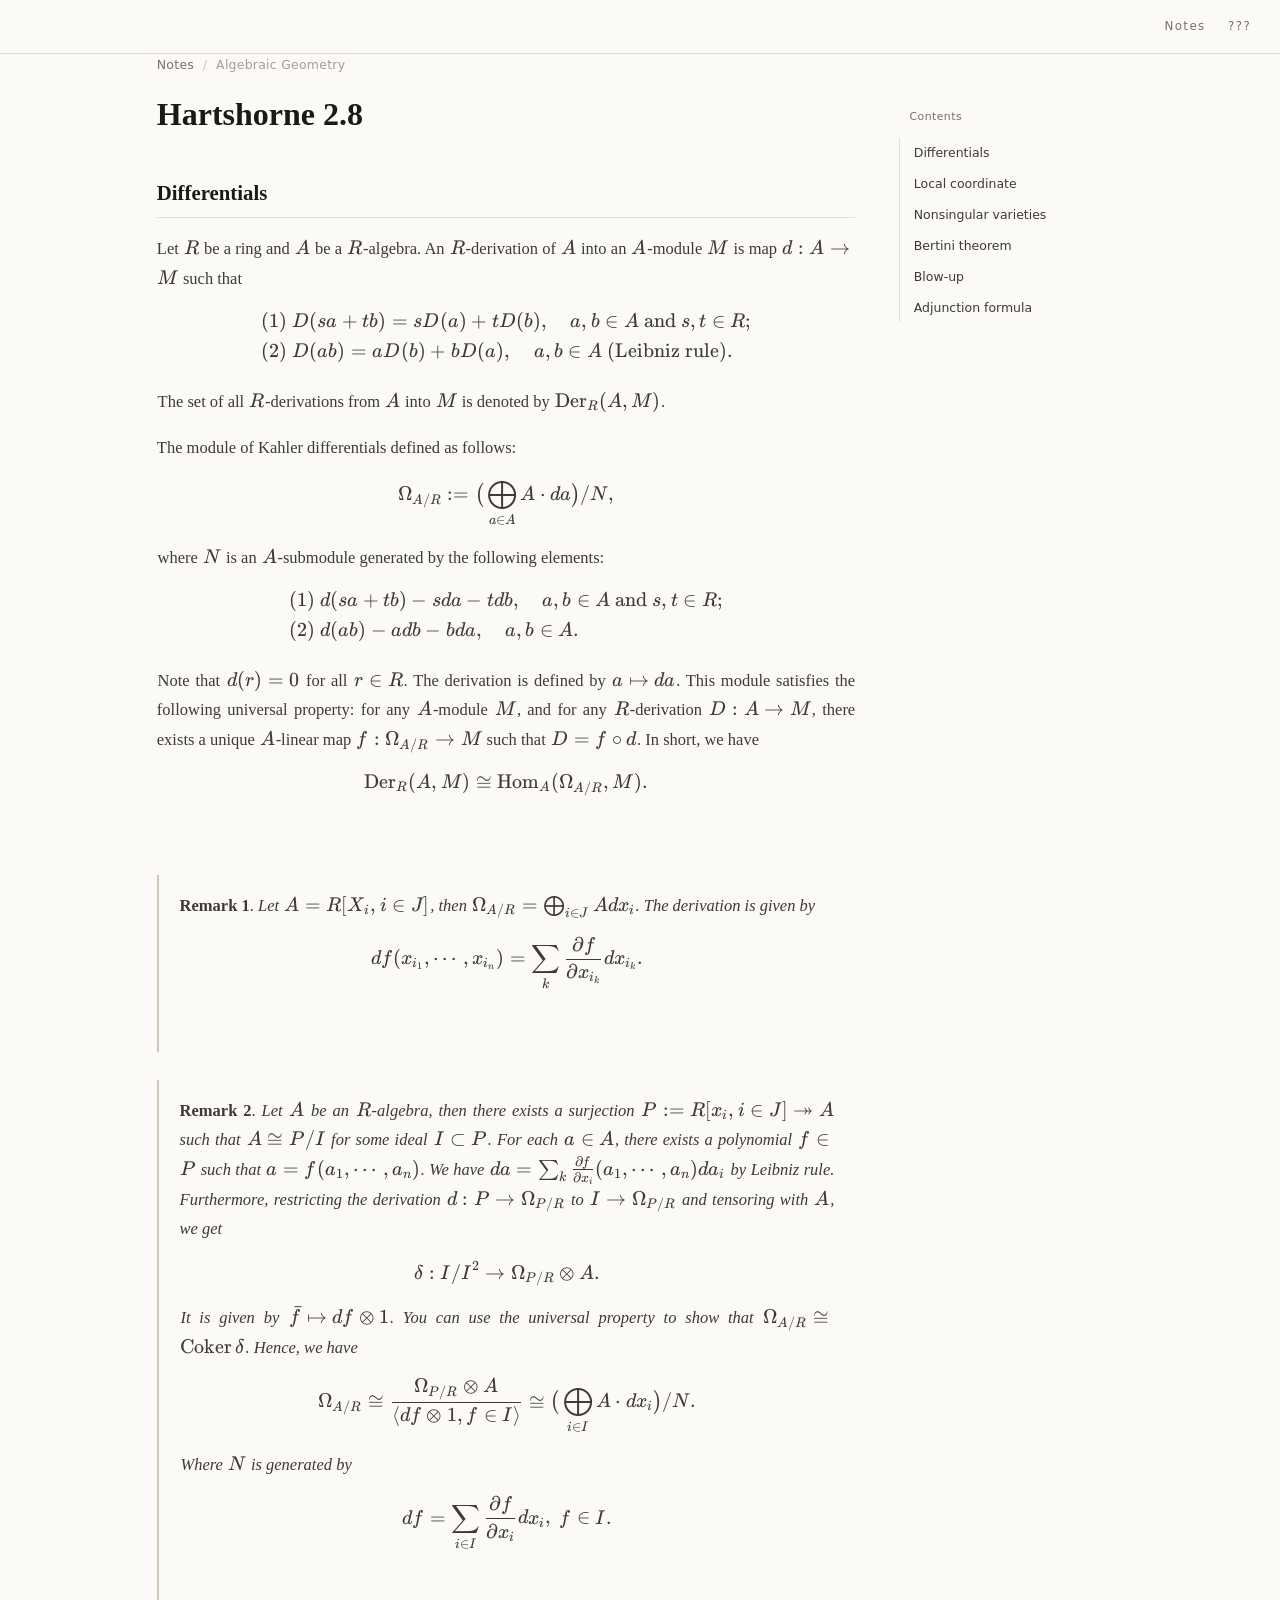
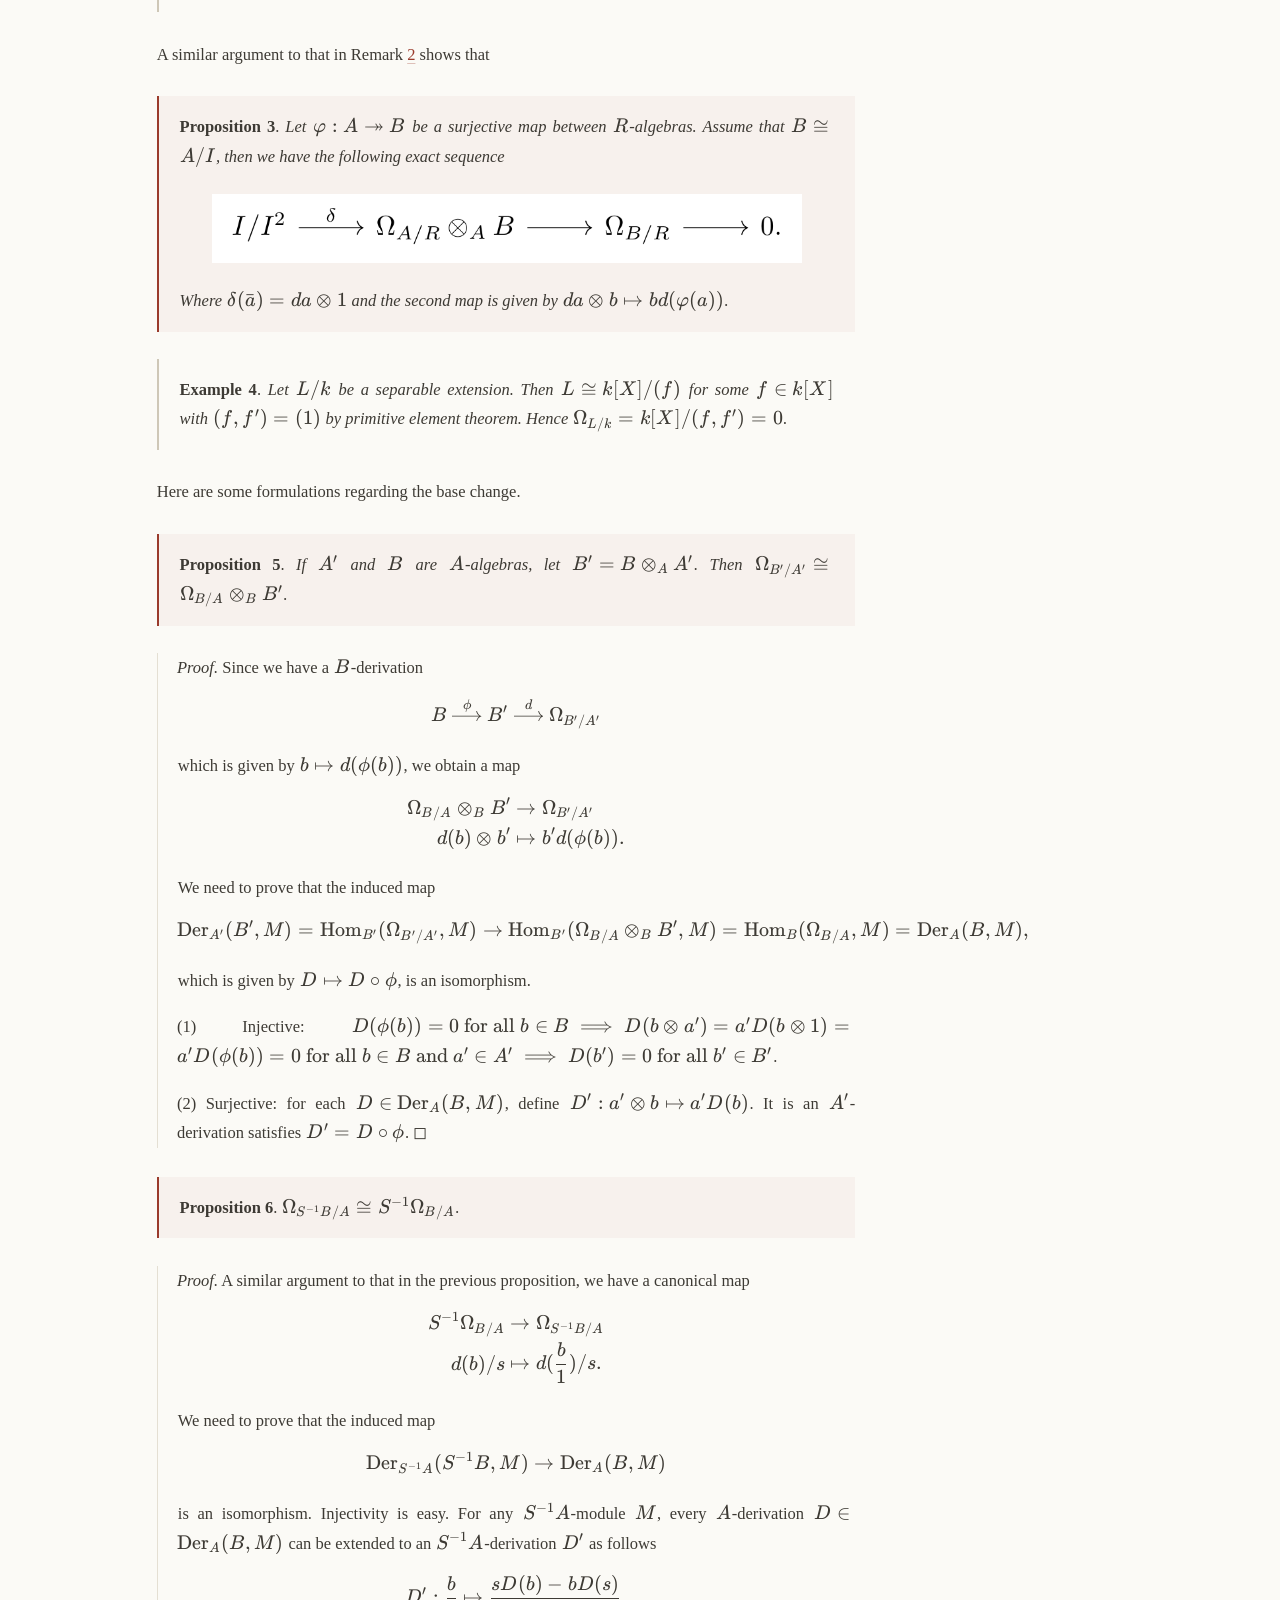
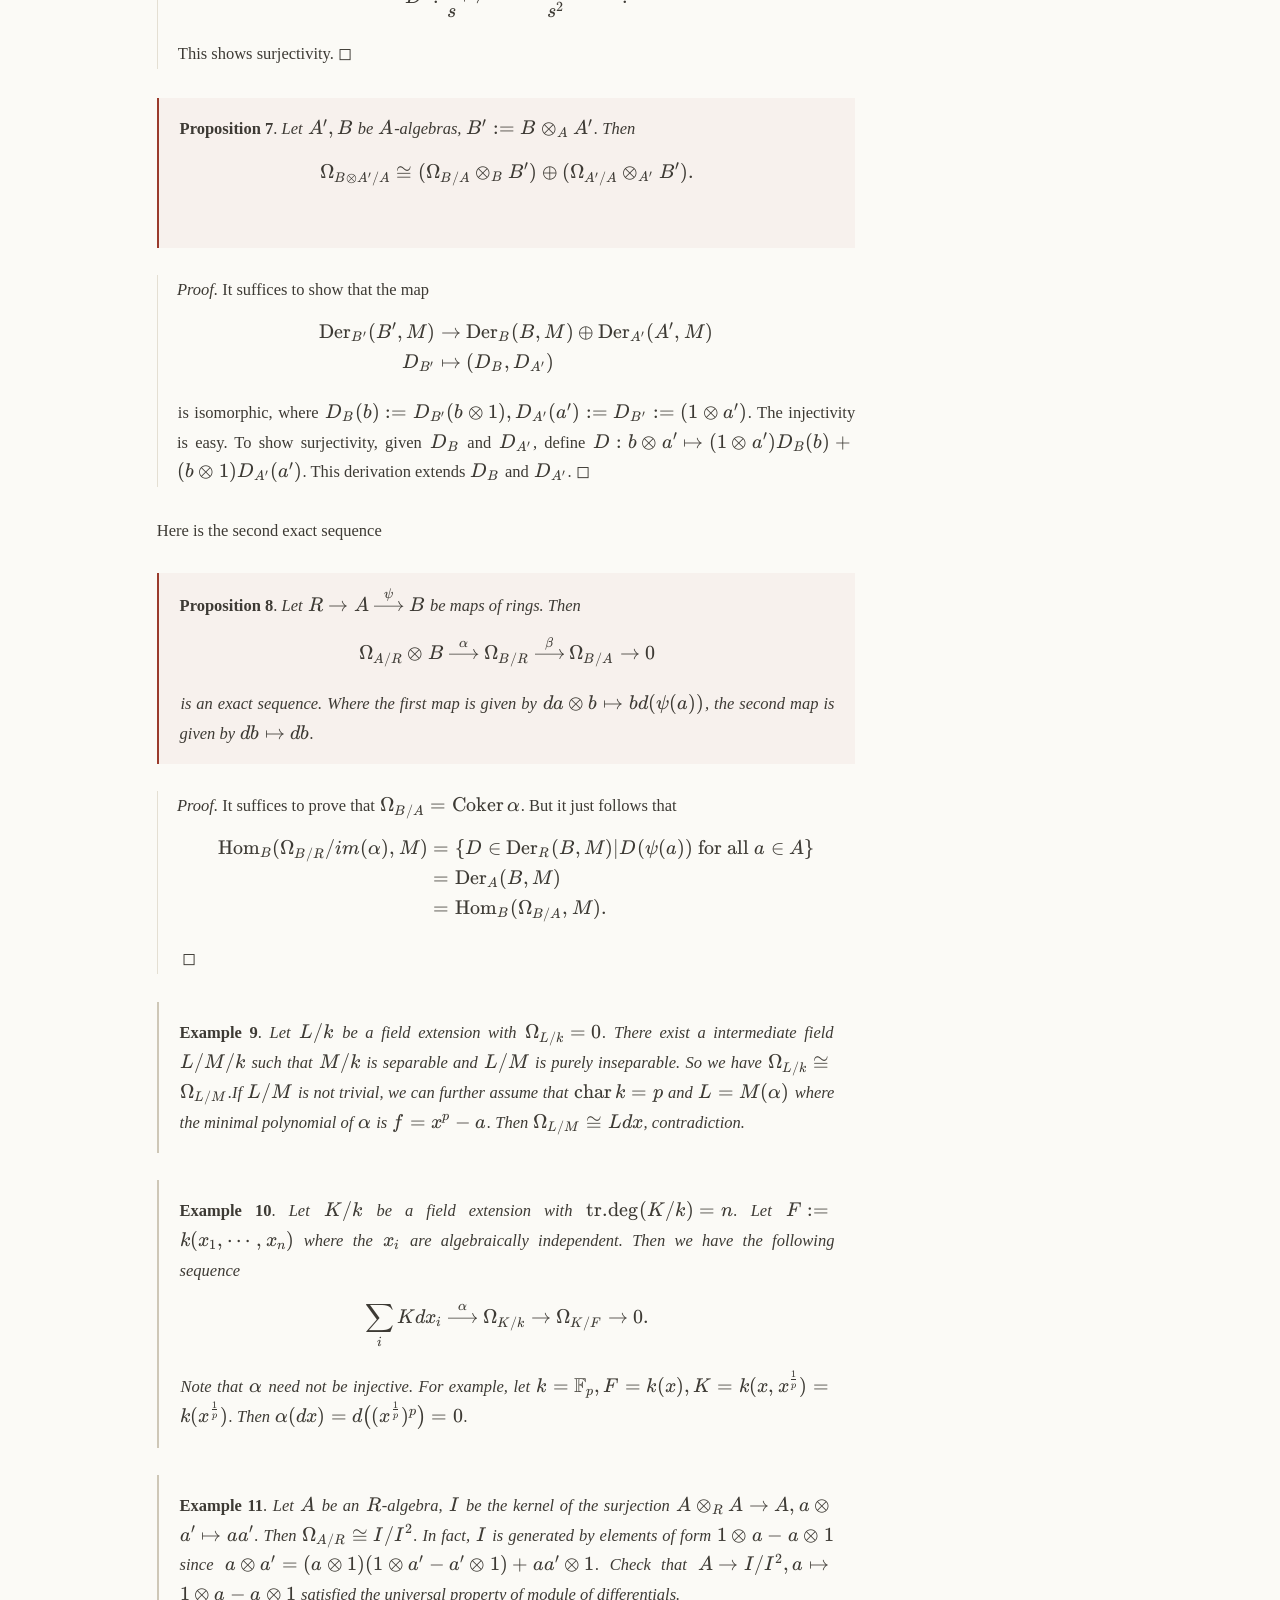
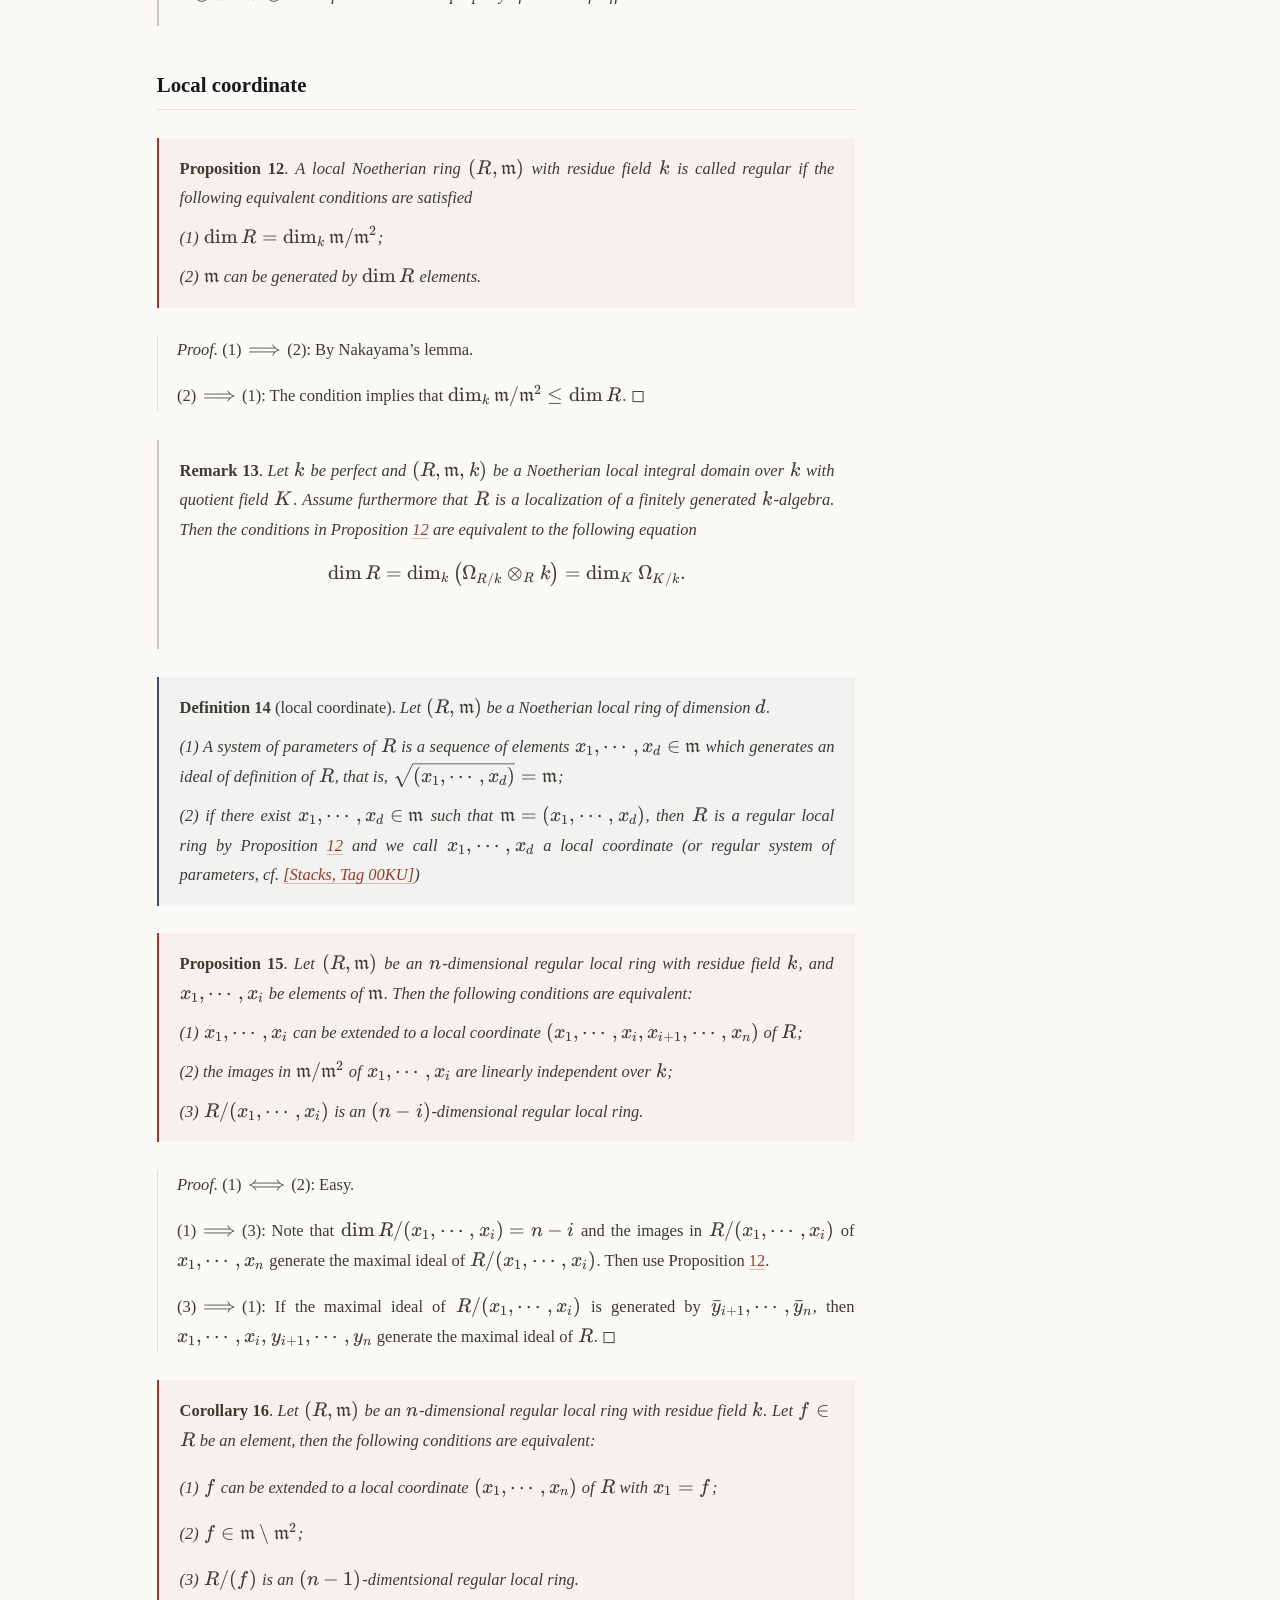
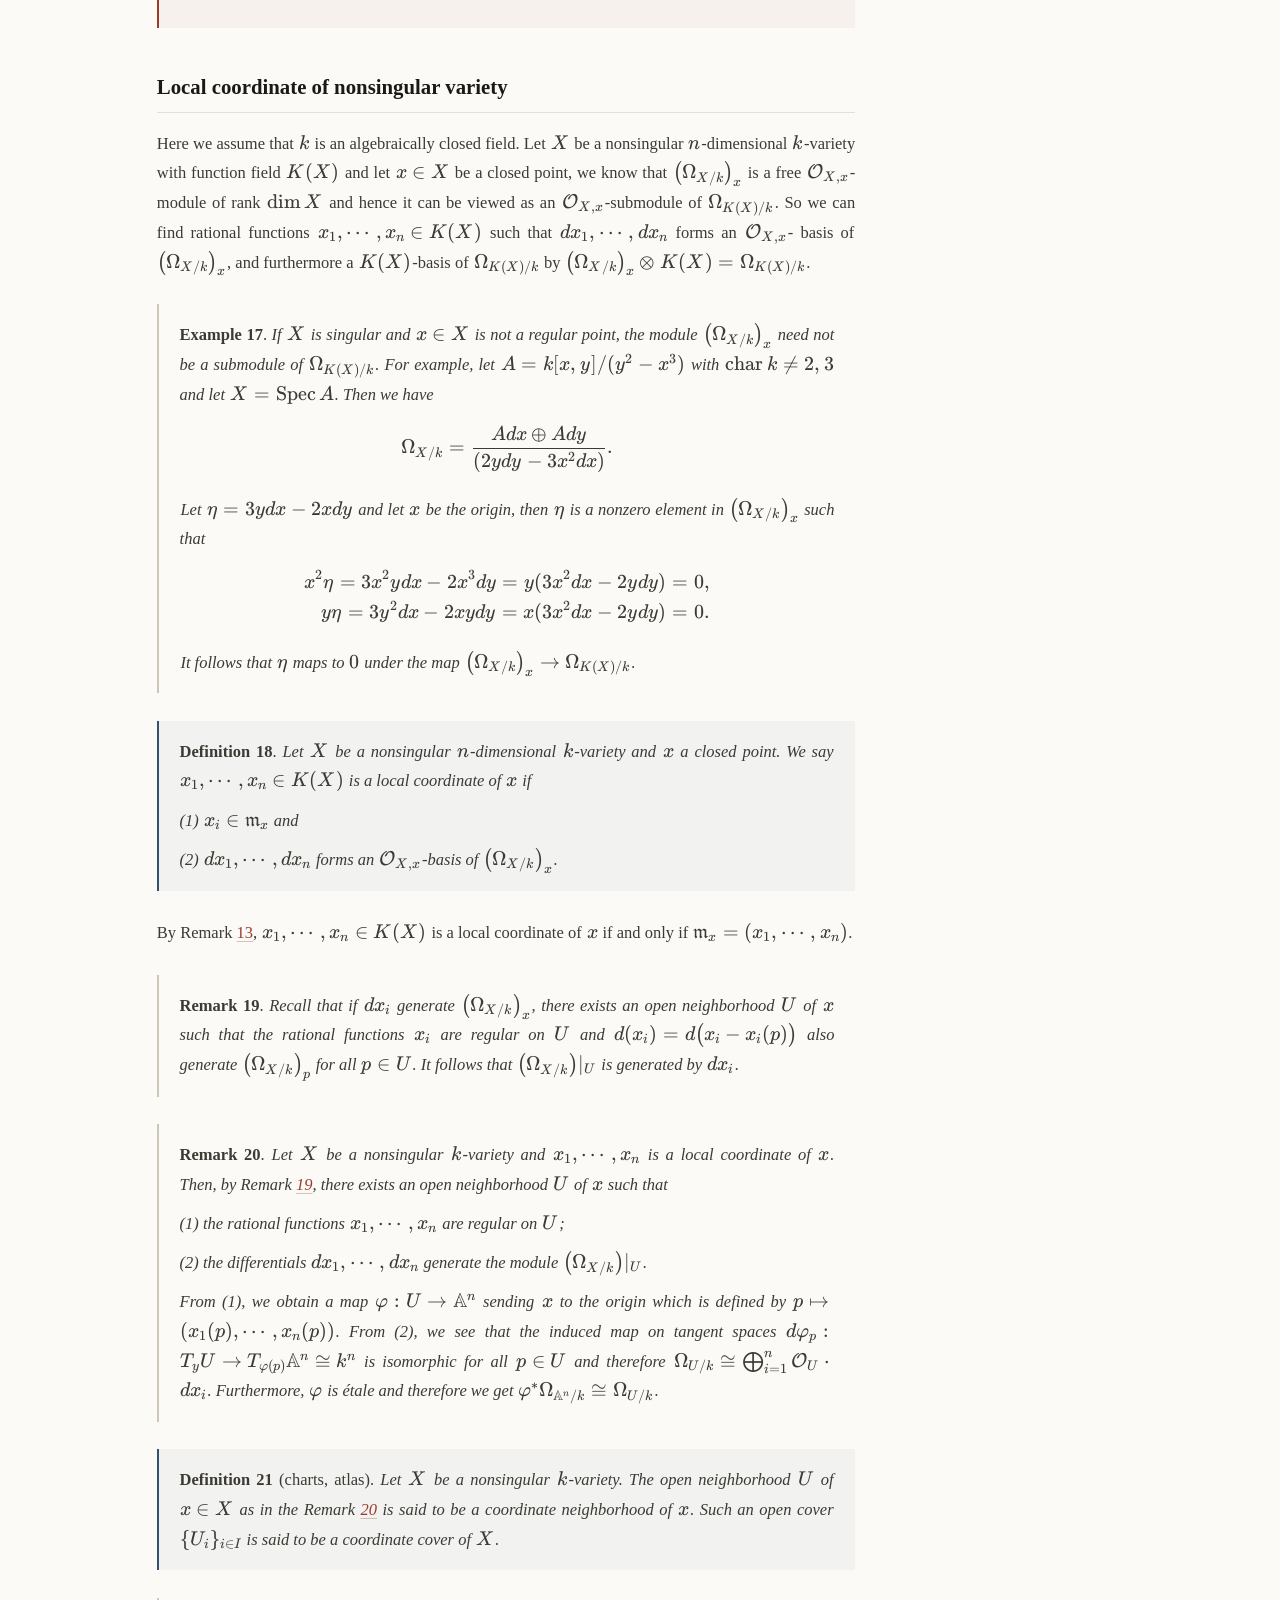
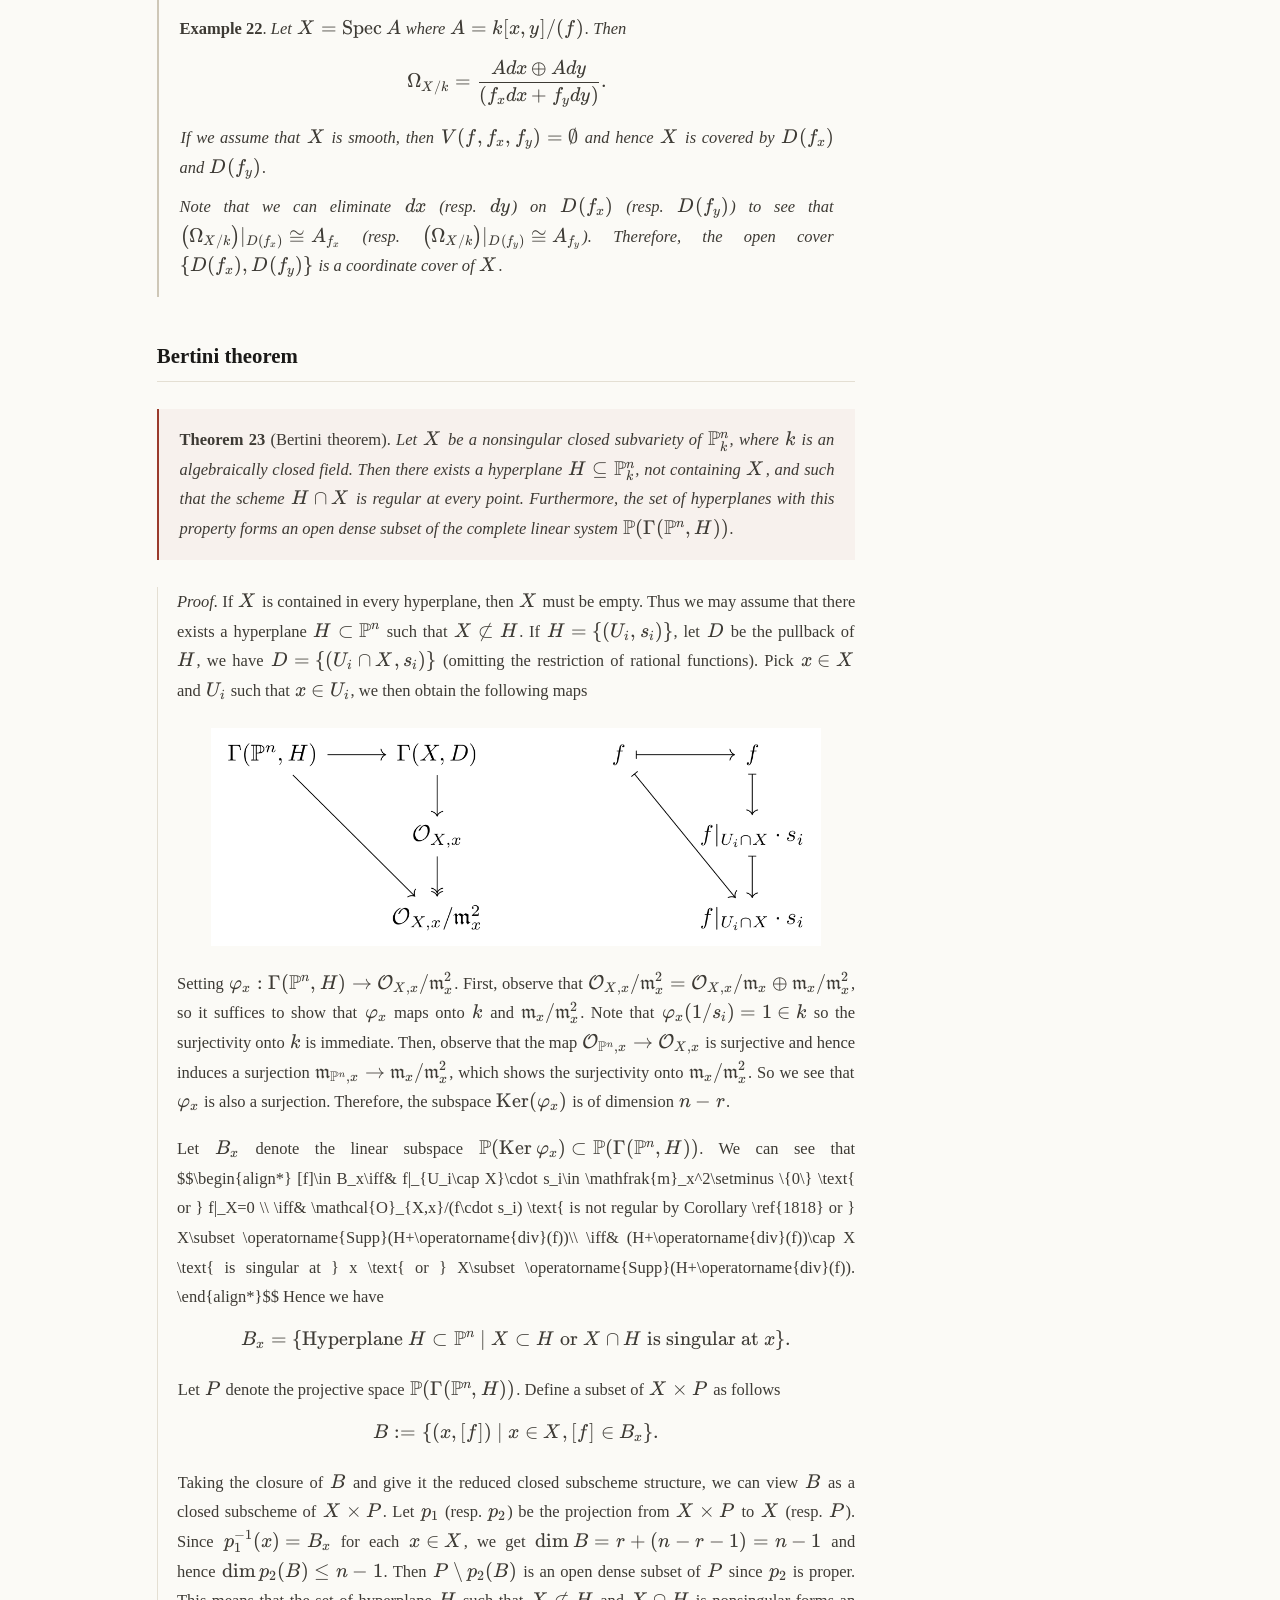
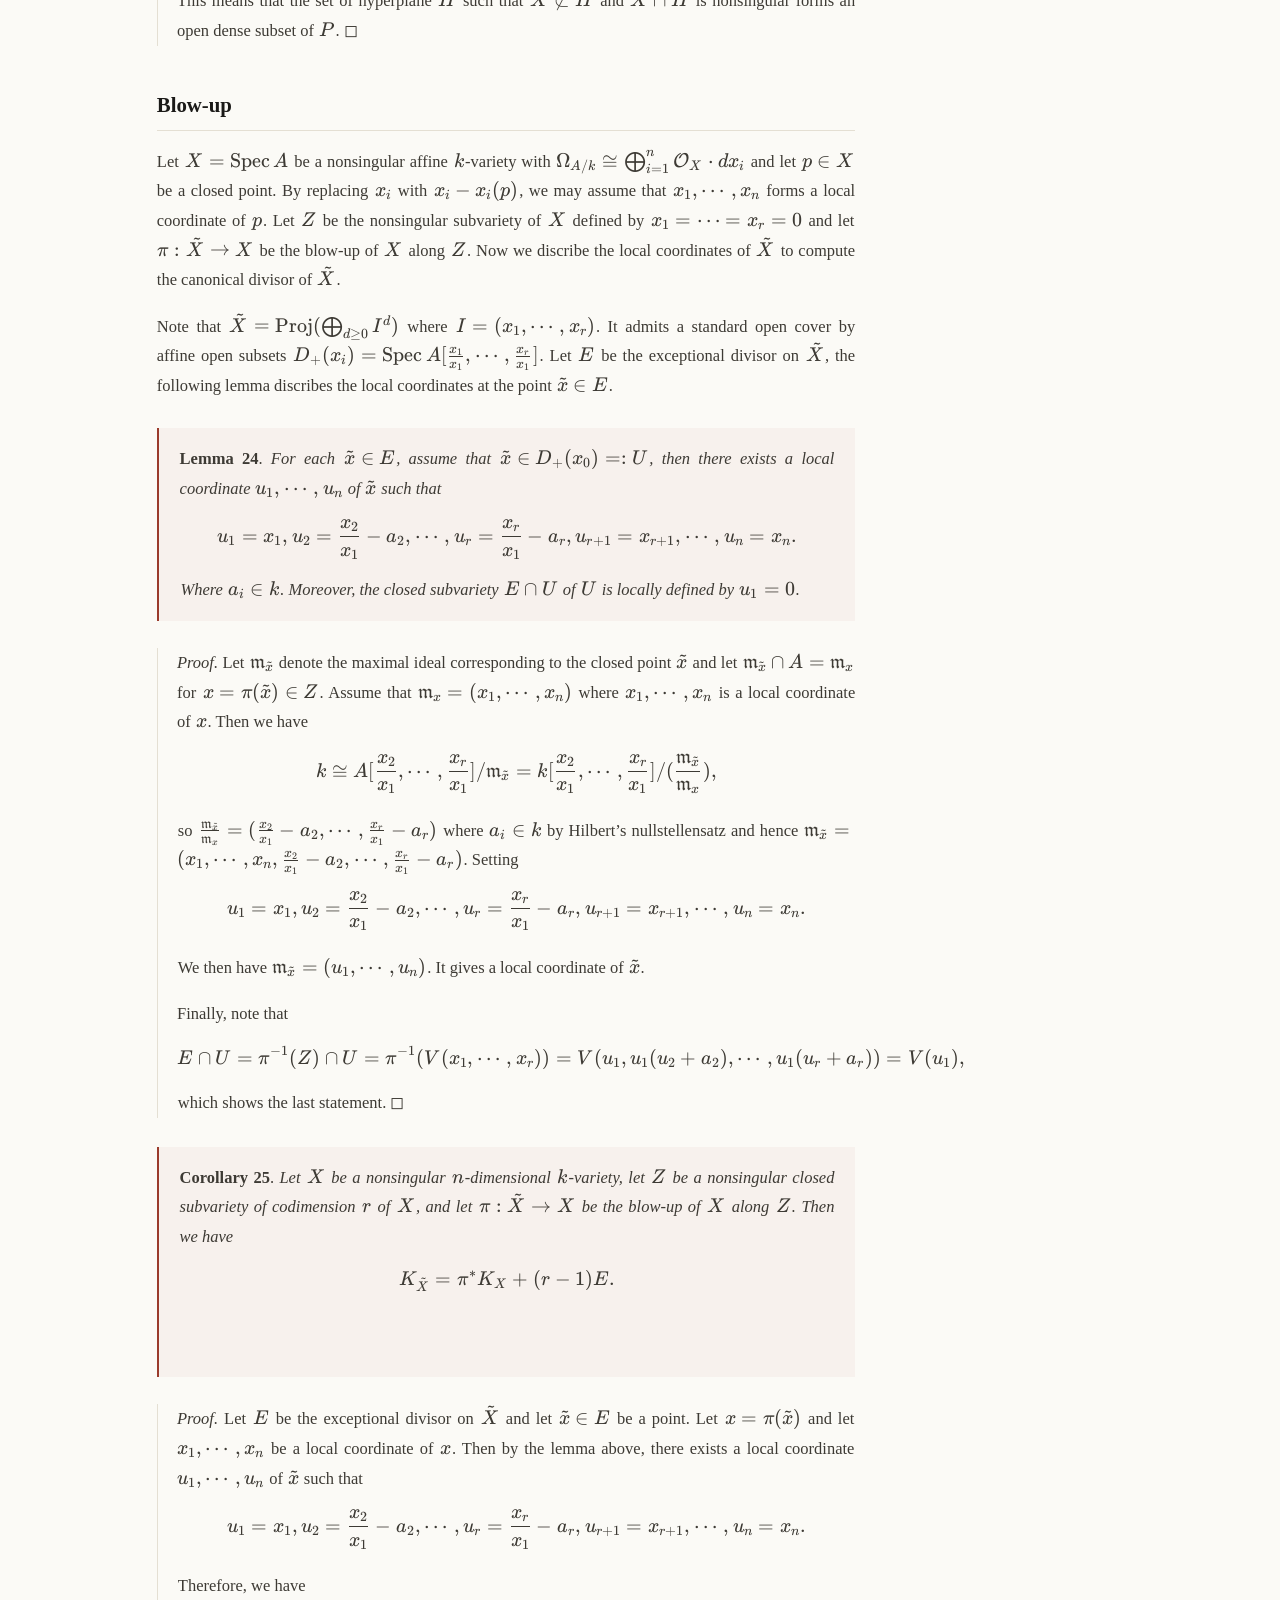
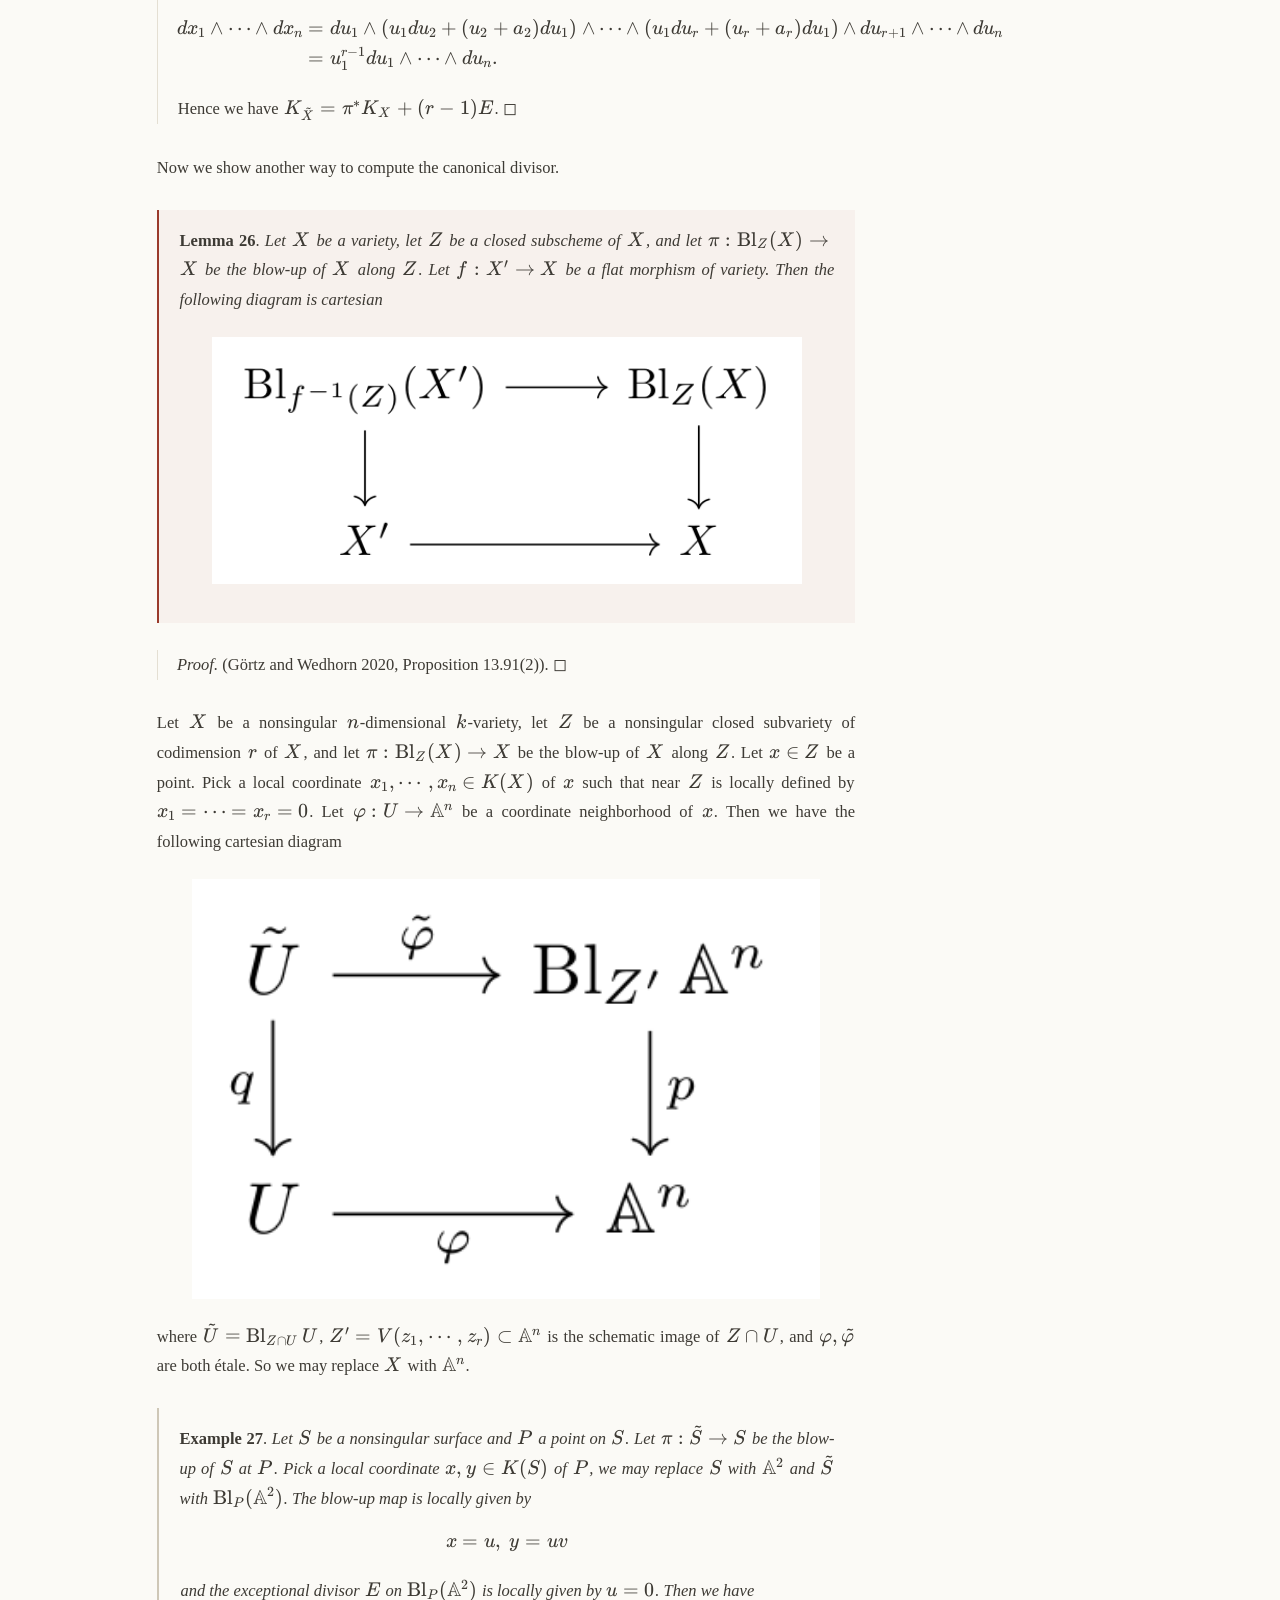
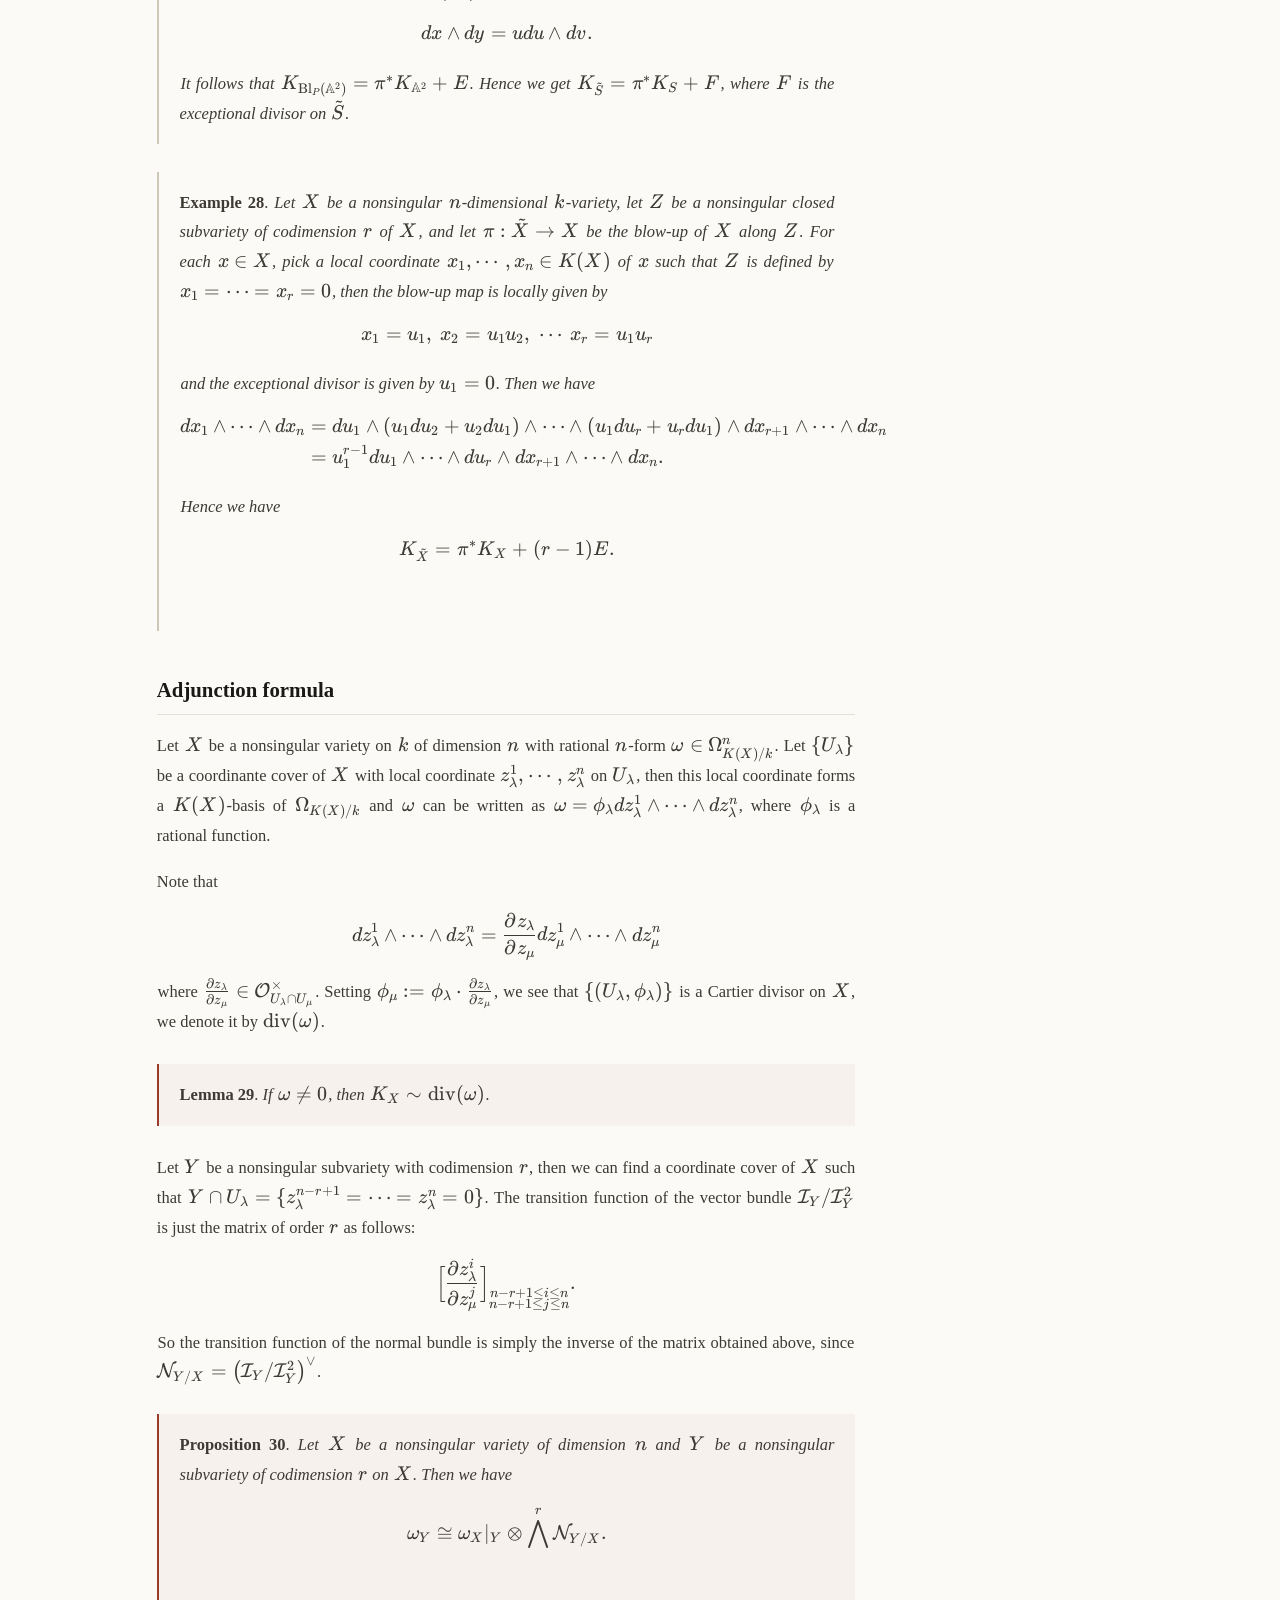
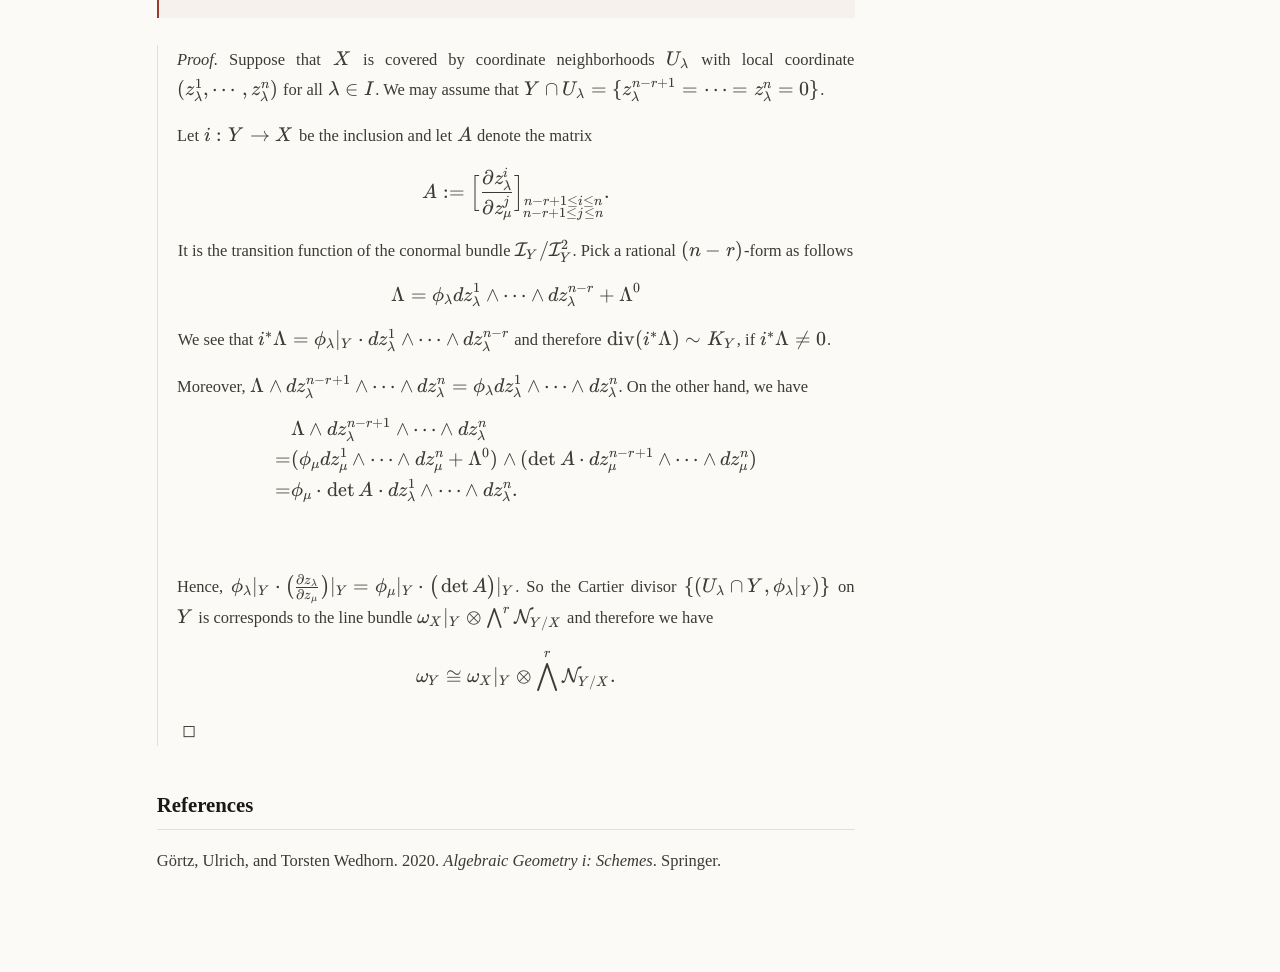
<file: site/notes/hartshorne-2-8.html>
<!DOCTYPE html><html lang="en"><head><meta charset="utf-8">
<meta name="viewport" content="width=device-width,initial-scale=1"><title>Hartshorne 2.8</title>
<style>
:root{--paper:#fbfaf6;--paper2:#f3f0e8;--ink:#1a1917;--soft:#3d3a34;--muted:#78726a;
--faint:#a49d92;--rule:#e4dfd3;--rule2:#cec7b7;--accent:#9a3b2c;--tint:rgba(154,59,44,.045);}
*{box-sizing:border-box}
body{margin:0;background:var(--paper);color:var(--soft);font-family:"Source Serif 4",Georgia,serif;
font-size:16.5px;line-height:1.8;-webkit-font-smoothing:antialiased}
a{color:var(--accent);text-decoration:underline;text-underline-offset:.2em;text-decoration-color:rgba(154,59,44,.3)}
.wrap{max-width:46rem;margin:0 auto;padding:0 1.8rem}
.topnav{display:flex;align-items:center;justify-content:space-between;gap:2rem;position:sticky;top:0;z-index:9;
background:rgba(251,250,246,.92);backdrop-filter:blur(8px);border-bottom:1px solid var(--rule);
padding:1rem 1.8rem;font-family:system-ui,sans-serif}
.brand{font-size:.95rem;letter-spacing:.18em;font-weight:600;color:var(--ink);text-decoration:none}
.topnav nav{display:flex;gap:1.4rem;font-size:.74rem;letter-spacing:.12em;margin-left:auto}
.topnav nav a{color:var(--muted);text-decoration:none}
.topnav nav a:hover{color:var(--accent)}
.topnav nav button{font:inherit;background:none;border:0;padding:0;color:var(--muted);cursor:pointer;letter-spacing:inherit}
.topnav nav button:hover{color:var(--accent)}
.hero{padding:5.5rem 0 3.5rem}
.hero h1{margin:0 0 .9rem;font-size:clamp(2.6rem,6vw,4rem);letter-spacing:-.02em;line-height:1.1;color:var(--ink)}
.hero p{margin:0;color:var(--muted);font-size:1rem;max-width:30rem}
section{padding:3.2rem 0;border-top:1px solid var(--rule)}
.shead{display:flex;align-items:baseline;gap:.9rem;margin-bottom:1.7rem}
.snum{font-family:system-ui,sans-serif;font-size:.7rem;letter-spacing:.12em;color:var(--accent)}
.shead h2{margin:0;font-size:1.05rem;font-weight:600;letter-spacing:.02em;color:var(--ink)}
.shead span.note{margin-left:auto;font-family:system-ui,sans-serif;font-size:.72rem;color:var(--faint)}
.group{margin:1.6rem 0 0}
.glabel{display:flex;align-items:center;gap:.75rem;font-family:system-ui,sans-serif;font-size:1.06rem;
font-weight:700;letter-spacing:.01em;color:var(--ink);margin:2.3rem 0 .85rem}
.glabel::before{content:"";width:22px;height:2px;background:var(--accent);flex:none}
.glabel:first-child{margin-top:.2rem}
.row{display:flex;align-items:baseline;gap:1rem;padding:.62rem 0;border-bottom:1px solid var(--rule);
text-decoration:none;color:inherit}
.row:last-child{border-bottom:0}
.row:hover .t{color:var(--accent)}
.row .t{font-size:1rem;color:var(--ink);transition:color .15s}
.row .meta{margin-left:auto;font-family:system-ui,sans-serif;font-size:.7rem;letter-spacing:.1em;color:var(--faint)}
.row .arrow{color:var(--faint);font-size:.8rem}
.row:hover .arrow{color:var(--accent)}
.empty{font-size:.9rem;color:var(--faint);padding:.5rem 0}
.about p{margin:0 0 .5rem;color:var(--muted);font-size:.95rem}
.about a{text-decoration:none;border-bottom:1px solid rgba(154,59,44,.28)}
footer{max-width:46rem;margin:0 auto;padding:2.6rem 1.8rem 4rem;color:var(--faint);
font-family:system-ui,sans-serif;font-size:.72rem;letter-spacing:.06em}
.crumb{font-family:system-ui,sans-serif;font-size:.78rem;letter-spacing:.02em;
color:var(--faint);margin:2.6rem 0 1.4rem}
.crumb a{color:var(--muted);text-decoration:none}
.crumb span{margin:0 .55rem;color:var(--rule2)}
main.article{max-width:44rem;margin:0 auto;padding:0 1.8rem 6rem}
.article h1{font-size:2rem;margin:.4rem 0 1.2rem;line-height:1.25;color:var(--ink)}
.article h2{font-size:1.3rem;margin:2.5rem 0 1rem;padding-bottom:.4rem;border-bottom:1px solid var(--rule);color:var(--ink)}
.article h3{font-size:1.06rem;margin:1.8rem 0 .6rem;color:var(--ink)}
.article p{margin:0 0 1.05rem;text-align:justify}
.header-section-number{font-family:system-ui,sans-serif;font-size:.78em;color:var(--faint);margin-right:.5em}
.stmt{margin:1.7rem 0;padding:1rem 1.3rem;border-left:2px solid var(--rule2)}
.stmt-theorem,.stmt-lemma,.stmt-proposition,.stmt-corollary{border-left-color:var(--accent);background:var(--tint)}
.stmt-definition{border-left-color:#35506f;background:rgba(53,80,111,.045)}
.stmt-head{display:flex;gap:.5rem;align-items:baseline;margin-bottom:.6rem;font-family:system-ui,sans-serif}
.stmt-kind{font-size:.74rem;font-weight:700;letter-spacing:.14em;color:var(--muted)}
.stmt-num{font-size:.78rem;font-weight:600;color:var(--muted)}
.stmt-theorem .stmt-kind,.stmt-theorem .stmt-num,.stmt-lemma .stmt-kind,.stmt-lemma .stmt-num{color:var(--accent)}
.stmt>p:last-child{margin-bottom:0}
.proof{margin:1.1rem 0 1.8rem;padding-left:1.2rem;border-left:1px solid var(--rule)}
.proof-head{font-family:system-ui,sans-serif;font-size:.72rem;font-weight:600;letter-spacing:.2em;color:var(--faint);margin-bottom:.5rem}
.eq{text-align:center;margin:1.4rem 0}.eq p{text-align:center;margin:0}
a.xref{text-decoration:none;border-bottom:1px solid rgba(154,59,44,.3)}
.math-source{margin:0 .05em}
.math-source.katex-display{margin:1.4rem 0;overflow-x:auto;overflow-y:hidden}
.katex{font-size:1.04em}

/* make4ht 输出的排版映射 */
/* pandoc 生成的定理块 */
.proposition,.lemma,.theorem,.corollary{margin:1.7rem 0;padding:1rem 1.3rem;border-left:2px solid var(--accent);background:var(--tint)}
.definition{margin:1.7rem 0;padding:1rem 1.3rem;border-left:2px solid #35506f;background:rgba(53,80,111,.045)}
.example,.remark{margin:1.7rem 0;padding:1rem 1.3rem;border-left:2px solid var(--rule2)}
.proposition p,.lemma p,.theorem p,.definition p,.example p,.remark p{margin:0 0 .6rem}
.proposition p:last-child,.lemma p:last-child,.theorem p:last-child,.definition p:last-child,
.example p:last-child,.remark p:last-child{margin-bottom:0}
.proof{margin:1.1rem 0 1.8rem;padding-left:1.2rem;border-left:1px solid var(--rule)}
.newtheorem{margin:1.6rem 0;padding:1rem 1.3rem;border-left:2px solid var(--rule2)}
.newtheorem .head{display:block;margin-bottom:.45rem;font-family:system-ui,sans-serif;font-size:.8rem;
font-weight:700;letter-spacing:.08em;color:var(--accent)}
.cmbx-12,.cmbx-10,.cmbx-9,.cmbx-8{font-weight:600}
.cmti-12,.cmti-10,.cmti-9,.cmti-8,.cmsl-12{font-style:italic}
.qopname{font-style:normal}
.titlemark{display:none}
h3.sectionHead{font-size:1.7rem;margin:0 0 1.2rem;padding-bottom:.5rem;border-bottom:1px solid var(--rule);color:var(--ink)}
h4.subsectionHead{font-size:1.22rem;margin:2.2rem 0 .8rem;font-weight:600;color:var(--ink)}
h5.subsubsectionHead{font-size:1.05rem;margin:1.8rem 0 .6rem;font-weight:600;color:var(--ink)}
.article p.noindent,.article p.indent{margin:0 0 1.05rem}
.article img{max-width:100%;height:auto;display:block;margin:1.4rem auto}
.article .newtheorem p:last-child{margin-bottom:0}

.article h4{font-size:1rem;margin:1.5rem 0 .5rem;font-weight:600;color:var(--ink)}
.article h5{font-size:.96rem;margin:1.2rem 0 .4rem;font-weight:600;color:var(--ink)}
.notelayout{max-width:64rem;margin:0 auto;padding:0 1.8rem;display:grid;
grid-template-columns:minmax(0,1fr) 13rem;gap:2.5rem;align-items:start}
.notelayout main.article{max-width:none;margin:0;padding:0 0 6rem}
.notetoc{position:sticky;top:4.2rem;padding-top:3.4rem;font-family:system-ui,sans-serif;font-size:.78rem;line-height:1.55}
.notetoc .side-label{margin:0 0 .7rem;font-size:.66rem;letter-spacing:.18em;text-transform:uppercase;color:var(--faint)}
.notetoc ul{list-style:none;margin:0;padding:0}
.notetoc ul ul{padding-left:.85rem}
.notetoc li{margin:0}
.notetoc a{display:block;padding:.22rem 0 .22rem .75rem;border-left:1px solid var(--rule);
color:var(--muted);text-decoration:none}
.notetoc a:hover{color:var(--ink)}
@media(max-width:1000px){.notelayout{grid-template-columns:1fr;padding:0 1.2rem}.notetoc{display:none}
.notelayout main.article{padding:0 0 4rem}}
.pdf-meta{font-family:system-ui,sans-serif;font-size:.78rem;color:var(--muted);margin:0 0 1rem}
.pdf-view{width:100%;height:78vh;border:1px solid var(--rule);border-radius:6px;background:var(--paper2)}
.pdf-fallback{font-size:.9rem;color:var(--muted);padding:1rem}
@media(max-width:760px){.pdf-view{height:65vh}}
@media(max-width:640px){.topnav{padding:.9rem 1.2rem}.topnav nav{gap:.9rem;font-size:.68rem}
.hero{padding:3.4rem 0 2.4rem}.row .meta{display:none}}
</style><link rel="stylesheet" href="../assets/katex/katex.min.css"><link rel="stylesheet" href="../assets/css/note-toc.css?v=1"></head><body>
<header class="topnav"><nav><a href="../index.html#note">Notes</a><button id="egg" type="button" title="彩蛋" aria-label="彩蛋">???</button></nav></header>
<div class="notelayout"><main class="article"><p class="crumb"><a href="../index.html">Notes</a><span>/</span>Algebraic Geometry</p><h1>Hartshorne 2.8</h1><h2 id="differentials">Differentials</h2>

<p>Let <math display="inline" xmlns="http://www.w3.org/1998/Math/MathML"><semantics><mi>R</mi><annotation encoding="application/x-tex">R</annotation></semantics></math> be a ring and <math display="inline" xmlns="http://www.w3.org/1998/Math/MathML"><semantics><mi>A</mi><annotation encoding="application/x-tex">A</annotation></semantics></math> be a <math display="inline" xmlns="http://www.w3.org/1998/Math/MathML"><semantics><mi>R</mi><annotation encoding="application/x-tex">R</annotation></semantics></math>-algebra. An <math display="inline" xmlns="http://www.w3.org/1998/Math/MathML"><semantics><mi>R</mi><annotation encoding="application/x-tex">R</annotation></semantics></math>-derivation of <math display="inline" xmlns="http://www.w3.org/1998/Math/MathML"><semantics><mi>A</mi><annotation encoding="application/x-tex">A</annotation></semantics></math> into an <math display="inline" xmlns="http://www.w3.org/1998/Math/MathML"><semantics><mi>A</mi><annotation encoding="application/x-tex">A</annotation></semantics></math>-module <math display="inline" xmlns="http://www.w3.org/1998/Math/MathML"><semantics><mi>M</mi><annotation encoding="application/x-tex">M</annotation></semantics></math> is map <math display="inline" xmlns="http://www.w3.org/1998/Math/MathML"><semantics><mrow><mi>d</mi><mo>:</mo><mi>A</mi><mo>→</mo><mi>M</mi></mrow><annotation encoding="application/x-tex">d:A\to M</annotation></semantics></math> such that <math display="block" xmlns="http://www.w3.org/1998/Math/MathML"><semantics><mtable><mtr><mtd columnalign="right" style="text-align: right; padding-right: 0"></mtd><mtd columnalign="left" style="text-align: left; padding-left: 0"><mo stretchy="false" form="prefix">(</mo><mn>1</mn><mo stretchy="false" form="postfix">)</mo><mspace width="0.222em"></mspace><mi>D</mi><mo stretchy="false" form="prefix">(</mo><mi>s</mi><mi>a</mi><mo>+</mo><mi>t</mi><mi>b</mi><mo stretchy="false" form="postfix">)</mo><mo>=</mo><mi>s</mi><mi>D</mi><mo stretchy="false" form="prefix">(</mo><mi>a</mi><mo stretchy="false" form="postfix">)</mo><mo>+</mo><mi>t</mi><mi>D</mi><mo stretchy="false" form="prefix">(</mo><mi>b</mi><mo stretchy="false" form="postfix">)</mo><mo>,</mo><mspace width="1.0em"></mspace><mi>a</mi><mo>,</mo><mi>b</mi><mo>∈</mo><mi>A</mi><mrow><mspace width="0.333em"></mspace><mtext mathvariant="normal"> and </mtext><mspace width="0.333em"></mspace></mrow><mi>s</mi><mo>,</mo><mi>t</mi><mo>∈</mo><mi>R</mi><mo>;</mo></mtd></mtr><mtr><mtd columnalign="right" style="text-align: right; padding-right: 0"></mtd><mtd columnalign="left" style="text-align: left; padding-left: 0"><mo stretchy="false" form="prefix">(</mo><mn>2</mn><mo stretchy="false" form="postfix">)</mo><mspace width="0.222em"></mspace><mi>D</mi><mo stretchy="false" form="prefix">(</mo><mi>a</mi><mi>b</mi><mo stretchy="false" form="postfix">)</mo><mo>=</mo><mi>a</mi><mi>D</mi><mo stretchy="false" form="prefix">(</mo><mi>b</mi><mo stretchy="false" form="postfix">)</mo><mo>+</mo><mi>b</mi><mi>D</mi><mo stretchy="false" form="prefix">(</mo><mi>a</mi><mo stretchy="false" form="postfix">)</mo><mo>,</mo><mspace width="1.0em"></mspace><mi>a</mi><mo>,</mo><mi>b</mi><mo>∈</mo><mi>A</mi><mspace width="0.222em"></mspace><mo stretchy="false" form="prefix">(</mo><mtext mathvariant="normal">Leibniz rule</mtext><mo stretchy="false" form="postfix">)</mo><mi>.</mi></mtd></mtr></mtable><annotation encoding="application/x-tex">\begin{align*}

    &amp;(1) \ D(sa+tb)=sD(a)+tD(b), \quad a,b\in A \text{ and } s,t\in R;\\

    &amp;(2) \ D(ab)=aD(b)+bD(a), \quad a,b\in A \ (\text{Leibniz rule}).

\end{align*}</annotation></semantics></math> The set of all <math display="inline" xmlns="http://www.w3.org/1998/Math/MathML"><semantics><mi>R</mi><annotation encoding="application/x-tex">R</annotation></semantics></math>-derivations from <math display="inline" xmlns="http://www.w3.org/1998/Math/MathML"><semantics><mi>A</mi><annotation encoding="application/x-tex">A</annotation></semantics></math> into <math display="inline" xmlns="http://www.w3.org/1998/Math/MathML"><semantics><mi>M</mi><annotation encoding="application/x-tex">M</annotation></semantics></math> is denoted by <math display="inline" xmlns="http://www.w3.org/1998/Math/MathML"><semantics><mrow><msub><mrow><mi mathvariant="normal">Der</mi><mo>&#8289;</mo></mrow><mi>R</mi></msub><mo stretchy="false" form="prefix">(</mo><mi>A</mi><mo>,</mo><mi>M</mi><mo stretchy="false" form="postfix">)</mo></mrow><annotation encoding="application/x-tex">\operatorname{Der}_R(A,M)</annotation></semantics></math>.</p>

<p>The module of Kahler differentials defined as follows: <math display="block" xmlns="http://www.w3.org/1998/Math/MathML"><semantics><mrow><msub><mi mathvariant="normal">Ω</mi><mrow><mi>A</mi><mi>/</mi><mi>R</mi></mrow></msub><mo>:=</mo><mo minsize="120%" maxsize="120%" stretchy="true" form="prefix">(</mo><msub><mo>⨁</mo><mrow><mi>a</mi><mo>∈</mo><mi>A</mi></mrow></msub><mi>A</mi><mo>⋅</mo><mi>d</mi><mi>a</mi><mo minsize="120%" maxsize="120%" stretchy="true" form="postfix">)</mo><mi>/</mi><mi>N</mi><mo>,</mo></mrow><annotation encoding="application/x-tex">\Omega_{A/R}:=\big(\bigoplus_{a\in A}A\cdot da\big)/N,</annotation></semantics></math> where <math display="inline" xmlns="http://www.w3.org/1998/Math/MathML"><semantics><mi>N</mi><annotation encoding="application/x-tex">N</annotation></semantics></math> is an <math display="inline" xmlns="http://www.w3.org/1998/Math/MathML"><semantics><mi>A</mi><annotation encoding="application/x-tex">A</annotation></semantics></math>-submodule generated by the following elements: <math display="block" xmlns="http://www.w3.org/1998/Math/MathML"><semantics><mtable><mtr><mtd columnalign="right" style="text-align: right; padding-right: 0"></mtd><mtd columnalign="left" style="text-align: left; padding-left: 0"><mo stretchy="false" form="prefix">(</mo><mn>1</mn><mo stretchy="false" form="postfix">)</mo><mspace width="0.222em"></mspace><mi>d</mi><mo stretchy="false" form="prefix">(</mo><mi>s</mi><mi>a</mi><mo>+</mo><mi>t</mi><mi>b</mi><mo stretchy="false" form="postfix">)</mo><mo>−</mo><mi>s</mi><mi>d</mi><mi>a</mi><mo>−</mo><mi>t</mi><mi>d</mi><mi>b</mi><mo>,</mo><mspace width="1.0em"></mspace><mi>a</mi><mo>,</mo><mi>b</mi><mo>∈</mo><mi>A</mi><mrow><mspace width="0.333em"></mspace><mtext mathvariant="normal"> and </mtext><mspace width="0.333em"></mspace></mrow><mi>s</mi><mo>,</mo><mi>t</mi><mo>∈</mo><mi>R</mi><mo>;</mo></mtd></mtr><mtr><mtd columnalign="right" style="text-align: right; padding-right: 0"></mtd><mtd columnalign="left" style="text-align: left; padding-left: 0"><mo stretchy="false" form="prefix">(</mo><mn>2</mn><mo stretchy="false" form="postfix">)</mo><mspace width="0.222em"></mspace><mi>d</mi><mo stretchy="false" form="prefix">(</mo><mi>a</mi><mi>b</mi><mo stretchy="false" form="postfix">)</mo><mo>−</mo><mi>a</mi><mi>d</mi><mi>b</mi><mo>−</mo><mi>b</mi><mi>d</mi><mi>a</mi><mo>,</mo><mspace width="1.0em"></mspace><mi>a</mi><mo>,</mo><mi>b</mi><mo>∈</mo><mi>A</mi><mi>.</mi></mtd></mtr></mtable><annotation encoding="application/x-tex">\begin{align*}

    &amp;(1) \ d(sa+tb)-sda-tdb, \quad a,b\in A \text{ and } s,t\in R;\\

    &amp;(2) \ d(ab)-adb-bda, \quad a,b\in A.

\end{align*}</annotation></semantics></math> Note that <math display="inline" xmlns="http://www.w3.org/1998/Math/MathML"><semantics><mrow><mi>d</mi><mo stretchy="false" form="prefix">(</mo><mi>r</mi><mo stretchy="false" form="postfix">)</mo><mo>=</mo><mn>0</mn></mrow><annotation encoding="application/x-tex">d(r)=0</annotation></semantics></math> for all <math display="inline" xmlns="http://www.w3.org/1998/Math/MathML"><semantics><mrow><mi>r</mi><mo>∈</mo><mi>R</mi></mrow><annotation encoding="application/x-tex">r\in R</annotation></semantics></math>. The derivation is defined by <math display="inline" xmlns="http://www.w3.org/1998/Math/MathML"><semantics><mrow><mi>a</mi><mo>↦</mo><mi>d</mi><mi>a</mi></mrow><annotation encoding="application/x-tex">a\mapsto da</annotation></semantics></math>. This module satisfies the following universal property: for any <math display="inline" xmlns="http://www.w3.org/1998/Math/MathML"><semantics><mi>A</mi><annotation encoding="application/x-tex">A</annotation></semantics></math>-module <math display="inline" xmlns="http://www.w3.org/1998/Math/MathML"><semantics><mi>M</mi><annotation encoding="application/x-tex">M</annotation></semantics></math>, and for any <math display="inline" xmlns="http://www.w3.org/1998/Math/MathML"><semantics><mi>R</mi><annotation encoding="application/x-tex">R</annotation></semantics></math>-derivation <math display="inline" xmlns="http://www.w3.org/1998/Math/MathML"><semantics><mrow><mi>D</mi><mo>:</mo><mi>A</mi><mo>→</mo><mi>M</mi></mrow><annotation encoding="application/x-tex">D:A\to M</annotation></semantics></math>, there exists a unique <math display="inline" xmlns="http://www.w3.org/1998/Math/MathML"><semantics><mi>A</mi><annotation encoding="application/x-tex">A</annotation></semantics></math>-linear map <math display="inline" xmlns="http://www.w3.org/1998/Math/MathML"><semantics><mrow><mi>f</mi><mo>:</mo><msub><mi mathvariant="normal">Ω</mi><mrow><mi>A</mi><mi>/</mi><mi>R</mi></mrow></msub><mo>→</mo><mi>M</mi></mrow><annotation encoding="application/x-tex">f:\Omega_{A/R}\to M</annotation></semantics></math> such that <math display="inline" xmlns="http://www.w3.org/1998/Math/MathML"><semantics><mrow><mi>D</mi><mo>=</mo><mi>f</mi><mo>∘</mo><mi>d</mi></mrow><annotation encoding="application/x-tex">D=f\circ d</annotation></semantics></math>. In short, we have <math display="block" xmlns="http://www.w3.org/1998/Math/MathML"><semantics><mtable><mtr><mtd columnalign="right" style="text-align: right"><msub><mrow><mi mathvariant="normal">Der</mi><mo>&#8289;</mo></mrow><mi>R</mi></msub><mo stretchy="false" form="prefix">(</mo><mi>A</mi><mo>,</mo><mi>M</mi><mo stretchy="false" form="postfix">)</mo><mo>≅</mo><msub><mrow><mi mathvariant="normal">Hom</mi><mo>&#8289;</mo></mrow><mi>A</mi></msub><mo stretchy="false" form="prefix">(</mo><msub><mi mathvariant="normal">Ω</mi><mrow><mi>A</mi><mi>/</mi><mi>R</mi></mrow></msub><mo>,</mo><mi>M</mi><mo stretchy="false" form="postfix">)</mo><mi>.</mi></mtd></mtr></mtable><annotation encoding="application/x-tex">\begin{align*}

    \operatorname{Der}_R(A,M)\cong \operatorname{Hom}_A(\Omega_{A/R},M).

\end{align*}</annotation></semantics></math></p>

<div class="remark">

<p><strong>Remark 1</strong>.  <em>Let <math display="inline" xmlns="http://www.w3.org/1998/Math/MathML"><semantics><mrow><mi>A</mi><mo>=</mo><mi>R</mi><mo stretchy="false" form="prefix">[</mo><msub><mi>X</mi><mi>i</mi></msub><mo>,</mo><mi>i</mi><mo>∈</mo><mi>J</mi><mo stretchy="false" form="postfix">]</mo></mrow><annotation encoding="application/x-tex">A=R[X_i,i\in J]</annotation></semantics></math>, then <math display="inline" xmlns="http://www.w3.org/1998/Math/MathML"><semantics><mrow><msub><mi mathvariant="normal">Ω</mi><mrow><mi>A</mi><mi>/</mi><mi>R</mi></mrow></msub><mo>=</mo><msub><mo>⨁</mo><mrow><mi>i</mi><mo>∈</mo><mi>J</mi></mrow></msub><mi>A</mi><mi>d</mi><msub><mi>x</mi><mi>i</mi></msub></mrow><annotation encoding="application/x-tex">\Omega_{A/R}=\bigoplus_{i\in J}Adx_i</annotation></semantics></math>. The derivation is given by <math display="block" xmlns="http://www.w3.org/1998/Math/MathML"><semantics><mrow><mi>d</mi><mi>f</mi><mo stretchy="false" form="prefix">(</mo><msub><mi>x</mi><msub><mi>i</mi><mn>1</mn></msub></msub><mo>,</mo><mi>⋯</mi><mo>,</mo><msub><mi>x</mi><msub><mi>i</mi><mi>n</mi></msub></msub><mo stretchy="false" form="postfix">)</mo><mo>=</mo><munder><mo>∑</mo><mi>k</mi></munder><mfrac><mrow><mi>∂</mi><mi>f</mi></mrow><mrow><mi>∂</mi><msub><mi>x</mi><msub><mi>i</mi><mi>k</mi></msub></msub></mrow></mfrac><mi>d</mi><msub><mi>x</mi><msub><mi>i</mi><mi>k</mi></msub></msub><mi>.</mi></mrow><annotation encoding="application/x-tex">df(x_{i_1},\cdots,x_{i_n})=\sum_{k}\frac{\partial f}{\partial x_{i_k}}dx_{i_k}.</annotation></semantics></math></em></p>

</div>

<div id="1" class="remark">

<p><strong>Remark 2</strong>.  <em>Let <math display="inline" xmlns="http://www.w3.org/1998/Math/MathML"><semantics><mi>A</mi><annotation encoding="application/x-tex">A</annotation></semantics></math> be an <math display="inline" xmlns="http://www.w3.org/1998/Math/MathML"><semantics><mi>R</mi><annotation encoding="application/x-tex">R</annotation></semantics></math>-algebra, then there exists a surjection <math display="inline" xmlns="http://www.w3.org/1998/Math/MathML"><semantics><mrow><mi>P</mi><mo>:=</mo><mi>R</mi><mo stretchy="false" form="prefix">[</mo><msub><mi>x</mi><mi>i</mi></msub><mo>,</mo><mi>i</mi><mo>∈</mo><mi>J</mi><mo stretchy="false" form="postfix">]</mo><mo>↠</mo><mi>A</mi></mrow><annotation encoding="application/x-tex">P:=R[x_i,i\in J]\twoheadrightarrow A</annotation></semantics></math> such that <math display="inline" xmlns="http://www.w3.org/1998/Math/MathML"><semantics><mrow><mi>A</mi><mo>≅</mo><mi>P</mi><mi>/</mi><mi>I</mi></mrow><annotation encoding="application/x-tex">A\cong P/I</annotation></semantics></math> for some ideal <math display="inline" xmlns="http://www.w3.org/1998/Math/MathML"><semantics><mrow><mi>I</mi><mo>⊂</mo><mi>P</mi></mrow><annotation encoding="application/x-tex">I\subset P</annotation></semantics></math>. For each <math display="inline" xmlns="http://www.w3.org/1998/Math/MathML"><semantics><mrow><mi>a</mi><mo>∈</mo><mi>A</mi></mrow><annotation encoding="application/x-tex">a\in A</annotation></semantics></math>, there exists a polynomial <math display="inline" xmlns="http://www.w3.org/1998/Math/MathML"><semantics><mrow><mi>f</mi><mo>∈</mo><mi>P</mi></mrow><annotation encoding="application/x-tex">f\in P</annotation></semantics></math> such that <math display="inline" xmlns="http://www.w3.org/1998/Math/MathML"><semantics><mrow><mi>a</mi><mo>=</mo><mi>f</mi><mo stretchy="false" form="prefix">(</mo><msub><mi>a</mi><mn>1</mn></msub><mo>,</mo><mi>⋯</mi><mo>,</mo><msub><mi>a</mi><mi>n</mi></msub><mo stretchy="false" form="postfix">)</mo></mrow><annotation encoding="application/x-tex">a=f(a_1,\cdots, a_n)</annotation></semantics></math>. We have <math display="inline" xmlns="http://www.w3.org/1998/Math/MathML"><semantics><mrow><mi>d</mi><mi>a</mi><mo>=</mo><msub><mo>∑</mo><mi>k</mi></msub><mfrac><mrow><mi>∂</mi><mi>f</mi></mrow><mrow><mi>∂</mi><msub><mi>x</mi><mi>i</mi></msub></mrow></mfrac><mo stretchy="false" form="prefix">(</mo><msub><mi>a</mi><mn>1</mn></msub><mo>,</mo><mi>⋯</mi><mo>,</mo><msub><mi>a</mi><mi>n</mi></msub><mo stretchy="false" form="postfix">)</mo><mi>d</mi><msub><mi>a</mi><mi>i</mi></msub></mrow><annotation encoding="application/x-tex">da=\sum_k \frac{\partial f}{\partial x_i}(a_1,\cdots,a_n)da_i</annotation></semantics></math> by Leibniz rule. Furthermore, restricting the derivation <math display="inline" xmlns="http://www.w3.org/1998/Math/MathML"><semantics><mrow><mi>d</mi><mo>:</mo><mi>P</mi><mo>→</mo><msub><mi mathvariant="normal">Ω</mi><mrow><mi>P</mi><mi>/</mi><mi>R</mi></mrow></msub></mrow><annotation encoding="application/x-tex">d:P\to \Omega_{P/R}</annotation></semantics></math> to <math display="inline" xmlns="http://www.w3.org/1998/Math/MathML"><semantics><mrow><mi>I</mi><mo>→</mo><msub><mi mathvariant="normal">Ω</mi><mrow><mi>P</mi><mi>/</mi><mi>R</mi></mrow></msub></mrow><annotation encoding="application/x-tex">I\to \Omega_{P/R}</annotation></semantics></math> and tensoring with <math display="inline" xmlns="http://www.w3.org/1998/Math/MathML"><semantics><mi>A</mi><annotation encoding="application/x-tex">A</annotation></semantics></math>, we get <math display="block" xmlns="http://www.w3.org/1998/Math/MathML"><semantics><mrow><mi>δ</mi><mo>:</mo><mi>I</mi><mi>/</mi><msup><mi>I</mi><mn>2</mn></msup><mo>→</mo><msub><mi mathvariant="normal">Ω</mi><mrow><mi>P</mi><mi>/</mi><mi>R</mi></mrow></msub><mo>⊗</mo><mi>A</mi><mi>.</mi></mrow><annotation encoding="application/x-tex">\delta:I/I^2\to \Omega_{P/R}\otimes A.</annotation></semantics></math> It is given by <math display="inline" xmlns="http://www.w3.org/1998/Math/MathML"><semantics><mrow><mover><mi>f</mi><mo accent="true">‾</mo></mover><mo>↦</mo><mi>d</mi><mi>f</mi><mo>⊗</mo><mn>1</mn></mrow><annotation encoding="application/x-tex">\bar{f}\mapsto df\otimes 1</annotation></semantics></math>. You can use the universal property to show that <math display="inline" xmlns="http://www.w3.org/1998/Math/MathML"><semantics><mrow><msub><mi mathvariant="normal">Ω</mi><mrow><mi>A</mi><mi>/</mi><mi>R</mi></mrow></msub><mo>≅</mo><mrow><mi mathvariant="normal">Coker</mi><mo>&#8289;</mo></mrow><mi>δ</mi></mrow><annotation encoding="application/x-tex">\Omega_{A/R}\cong \operatorname{Coker}\delta</annotation></semantics></math>. Hence, we have <math display="block" xmlns="http://www.w3.org/1998/Math/MathML"><semantics><mrow><msub><mi mathvariant="normal">Ω</mi><mrow><mi>A</mi><mi>/</mi><mi>R</mi></mrow></msub><mo>≅</mo><mfrac><mrow><msub><mi mathvariant="normal">Ω</mi><mrow><mi>P</mi><mi>/</mi><mi>R</mi></mrow></msub><mo>⊗</mo><mi>A</mi></mrow><mrow><mo stretchy="false" form="prefix">⟨</mo><mi>d</mi><mi>f</mi><mo>⊗</mo><mn>1</mn><mo>,</mo><mi>f</mi><mo>∈</mo><mi>I</mi><mo stretchy="false" form="postfix">⟩</mo></mrow></mfrac><mo>≅</mo><mo minsize="120%" maxsize="120%" stretchy="true" form="prefix">(</mo><msub><mo>⨁</mo><mrow><mi>i</mi><mo>∈</mo><mi>I</mi></mrow></msub><mi>A</mi><mo>⋅</mo><mi>d</mi><msub><mi>x</mi><mi>i</mi></msub><mo minsize="120%" maxsize="120%" stretchy="true" form="postfix">)</mo><mi>/</mi><mi>N</mi><mi>.</mi></mrow><annotation encoding="application/x-tex">\Omega_{A/R}\cong \frac{\Omega_{P/R}\otimes A}{\langle df\otimes 1,f\in I\rangle}\cong \big(\bigoplus_{i\in I}A\cdot dx_{i}\big)/N.</annotation></semantics></math> Where <math display="inline" xmlns="http://www.w3.org/1998/Math/MathML"><semantics><mi>N</mi><annotation encoding="application/x-tex">N</annotation></semantics></math> is generated by <math display="block" xmlns="http://www.w3.org/1998/Math/MathML"><semantics><mrow><mi>d</mi><mi>f</mi><mo>=</mo><munder><mo>∑</mo><mrow><mi>i</mi><mo>∈</mo><mi>I</mi></mrow></munder><mfrac><mrow><mi>∂</mi><mi>f</mi></mrow><mrow><mi>∂</mi><msub><mi>x</mi><mi>i</mi></msub></mrow></mfrac><mi>d</mi><msub><mi>x</mi><mi>i</mi></msub><mo>,</mo><mspace width="0.222em"></mspace><mi>f</mi><mo>∈</mo><mi>I</mi><mi>.</mi></mrow><annotation encoding="application/x-tex">df=\sum_{i\in I}\frac{\partial f}{\partial x_i}dx_i, \ f\in I.</annotation></semantics></math></em></p>

</div>

<p>A similar argument to that in Remark <a href="#1" data-reference-type="ref" data-reference="1">2</a> shows that</p>

<div class="proposition">

<p><strong>Proposition 3</strong>.  <em>Let <math display="inline" xmlns="http://www.w3.org/1998/Math/MathML"><semantics><mrow><mi>φ</mi><mo>:</mo><mi>A</mi><mo>↠</mo><mi>B</mi></mrow><annotation encoding="application/x-tex">\varphi:A\twoheadrightarrow B</annotation></semantics></math> be a surjective map between <math display="inline" xmlns="http://www.w3.org/1998/Math/MathML"><semantics><mi>R</mi><annotation encoding="application/x-tex">R</annotation></semantics></math>-algebras. Assume that <math display="inline" xmlns="http://www.w3.org/1998/Math/MathML"><semantics><mrow><mi>B</mi><mo>≅</mo><mi>A</mi><mi>/</mi><mi>I</mi></mrow><annotation encoding="application/x-tex">B\cong A/I</annotation></semantics></math>, then we have the following exact sequence</em></p>

<div class="center">

<p><img src="hs28-diagram-1.png" style="width:90.0%" alt="image" /></p>

</div>

<p><em>Where <math display="inline" xmlns="http://www.w3.org/1998/Math/MathML"><semantics><mrow><mi>δ</mi><mo stretchy="false" form="prefix">(</mo><mover><mi>a</mi><mo accent="true">‾</mo></mover><mo stretchy="false" form="postfix">)</mo><mo>=</mo><mi>d</mi><mi>a</mi><mo>⊗</mo><mn>1</mn></mrow><annotation encoding="application/x-tex">\delta(\bar{a})=da\otimes 1</annotation></semantics></math> and the second map is given by <math display="inline" xmlns="http://www.w3.org/1998/Math/MathML"><semantics><mrow><mi>d</mi><mi>a</mi><mo>⊗</mo><mi>b</mi><mo>↦</mo><mi>b</mi><mi>d</mi><mo stretchy="false" form="prefix">(</mo><mi>φ</mi><mo stretchy="false" form="prefix">(</mo><mi>a</mi><mo stretchy="false" form="postfix">)</mo><mo stretchy="false" form="postfix">)</mo></mrow><annotation encoding="application/x-tex">da\otimes b\mapsto bd(\varphi(a))</annotation></semantics></math>.</em></p>

</div>

<div class="example">

<p><strong>Example 4</strong>.  <em>Let <math display="inline" xmlns="http://www.w3.org/1998/Math/MathML"><semantics><mrow><mi>L</mi><mi>/</mi><mi>k</mi></mrow><annotation encoding="application/x-tex">L/k</annotation></semantics></math> be a separable extension. Then <math display="inline" xmlns="http://www.w3.org/1998/Math/MathML"><semantics><mrow><mi>L</mi><mo>≅</mo><mi>k</mi><mo stretchy="false" form="prefix">[</mo><mi>X</mi><mo stretchy="false" form="postfix">]</mo><mi>/</mi><mo stretchy="false" form="prefix">(</mo><mi>f</mi><mo stretchy="false" form="postfix">)</mo></mrow><annotation encoding="application/x-tex">L\cong k[X]/(f)</annotation></semantics></math> for some <math display="inline" xmlns="http://www.w3.org/1998/Math/MathML"><semantics><mrow><mi>f</mi><mo>∈</mo><mi>k</mi><mo stretchy="false" form="prefix">[</mo><mi>X</mi><mo stretchy="false" form="postfix">]</mo></mrow><annotation encoding="application/x-tex">f\in k[X]</annotation></semantics></math> with <math display="inline" xmlns="http://www.w3.org/1998/Math/MathML"><semantics><mrow><mo stretchy="false" form="prefix">(</mo><mi>f</mi><mo>,</mo><msup><mi>f</mi><mo>′</mo></msup><mo stretchy="false" form="postfix">)</mo><mo>=</mo><mo stretchy="false" form="prefix">(</mo><mn>1</mn><mo stretchy="false" form="postfix">)</mo></mrow><annotation encoding="application/x-tex">(f,f&#39;)=(1)</annotation></semantics></math> by primitive element theorem. Hence <math display="inline" xmlns="http://www.w3.org/1998/Math/MathML"><semantics><mrow><msub><mi mathvariant="normal">Ω</mi><mrow><mi>L</mi><mi>/</mi><mi>k</mi></mrow></msub><mo>=</mo><mi>k</mi><mo stretchy="false" form="prefix">[</mo><mi>X</mi><mo stretchy="false" form="postfix">]</mo><mi>/</mi><mo stretchy="false" form="prefix">(</mo><mi>f</mi><mo>,</mo><msup><mi>f</mi><mo>′</mo></msup><mo stretchy="false" form="postfix">)</mo><mo>=</mo><mn>0</mn></mrow><annotation encoding="application/x-tex">\Omega_{L/k}=k[X]/(f,f&#39;)=0</annotation></semantics></math>.</em></p>

</div>

<p>Here are some formulations regarding the base change.</p>

<div class="proposition">

<p><strong>Proposition 5</strong>.  <em>If <math display="inline" xmlns="http://www.w3.org/1998/Math/MathML"><semantics><msup><mi>A</mi><mo>′</mo></msup><annotation encoding="application/x-tex">A&#39;</annotation></semantics></math> and <math display="inline" xmlns="http://www.w3.org/1998/Math/MathML"><semantics><mi>B</mi><annotation encoding="application/x-tex">B</annotation></semantics></math> are <math display="inline" xmlns="http://www.w3.org/1998/Math/MathML"><semantics><mi>A</mi><annotation encoding="application/x-tex">A</annotation></semantics></math>-algebras, let <math display="inline" xmlns="http://www.w3.org/1998/Math/MathML"><semantics><mrow><msup><mi>B</mi><mo>′</mo></msup><mo>=</mo><mi>B</mi><msub><mo>⊗</mo><mi>A</mi></msub><msup><mi>A</mi><mo>′</mo></msup></mrow><annotation encoding="application/x-tex">B&#39;=B\otimes_A A&#39;</annotation></semantics></math>. Then <math display="inline" xmlns="http://www.w3.org/1998/Math/MathML"><semantics><mrow><msub><mi mathvariant="normal">Ω</mi><mrow><msup><mi>B</mi><mo>′</mo></msup><mi>/</mi><msup><mi>A</mi><mo>′</mo></msup></mrow></msub><mo>≅</mo><msub><mi mathvariant="normal">Ω</mi><mrow><mi>B</mi><mi>/</mi><mi>A</mi></mrow></msub><msub><mo>⊗</mo><mi>B</mi></msub><msup><mi>B</mi><mo>′</mo></msup></mrow><annotation encoding="application/x-tex">\Omega_{B&#39;/A&#39;}\cong \Omega_{B/A}\otimes_B B&#39;</annotation></semantics></math>.</em></p>

</div>

<div class="proof">

<p><em>Proof.</em> Since we have a <math display="inline" xmlns="http://www.w3.org/1998/Math/MathML"><semantics><mi>B</mi><annotation encoding="application/x-tex">B</annotation></semantics></math>-derivation <math display="block" xmlns="http://www.w3.org/1998/Math/MathML"><semantics><mtable><mtr><mtd columnalign="right" style="text-align: right"><mi>B</mi><mover><mo>→</mo><mi>ϕ</mi></mover><msup><mi>B</mi><mo>′</mo></msup><mover><mo>→</mo><mi>d</mi></mover><msub><mi mathvariant="normal">Ω</mi><mrow><msup><mi>B</mi><mo>′</mo></msup><mi>/</mi><msup><mi>A</mi><mo>′</mo></msup></mrow></msub></mtd></mtr></mtable><annotation encoding="application/x-tex">\begin{align*}

        B\xrightarrow{\phi} B&#39;\xrightarrow{d} \Omega_{B&#39;/A&#39;}

\end{align*}</annotation></semantics></math> which is given by <math display="inline" xmlns="http://www.w3.org/1998/Math/MathML"><semantics><mrow><mi>b</mi><mo>↦</mo><mi>d</mi><mo stretchy="false" form="prefix">(</mo><mi>ϕ</mi><mo stretchy="false" form="prefix">(</mo><mi>b</mi><mo stretchy="false" form="postfix">)</mo><mo stretchy="false" form="postfix">)</mo></mrow><annotation encoding="application/x-tex">b\mapsto d(\phi(b))</annotation></semantics></math>, we obtain a map <math display="block" xmlns="http://www.w3.org/1998/Math/MathML"><semantics><mtable><mtr><mtd columnalign="right" style="text-align: right; padding-right: 0"><msub><mi mathvariant="normal">Ω</mi><mrow><mi>B</mi><mi>/</mi><mi>A</mi></mrow></msub><msub><mo>⊗</mo><mi>B</mi></msub><msup><mi>B</mi><mo>′</mo></msup></mtd><mtd columnalign="left" style="text-align: left; padding-left: 0"><mo>→</mo><msub><mi mathvariant="normal">Ω</mi><mrow><msup><mi>B</mi><mo>′</mo></msup><mi>/</mi><msup><mi>A</mi><mo>′</mo></msup></mrow></msub></mtd></mtr><mtr><mtd columnalign="right" style="text-align: right; padding-right: 0"><mi>d</mi><mo stretchy="false" form="prefix">(</mo><mi>b</mi><mo stretchy="false" form="postfix">)</mo><mo>⊗</mo><msup><mi>b</mi><mo>′</mo></msup></mtd><mtd columnalign="left" style="text-align: left; padding-left: 0"><mo>↦</mo><msup><mi>b</mi><mo>′</mo></msup><mi>d</mi><mo stretchy="false" form="prefix">(</mo><mi>ϕ</mi><mo stretchy="false" form="prefix">(</mo><mi>b</mi><mo stretchy="false" form="postfix">)</mo><mo stretchy="false" form="postfix">)</mo><mi>.</mi></mtd></mtr></mtable><annotation encoding="application/x-tex">\begin{align*}

        \Omega_{B/A}\otimes_BB&#39;&amp;\to \Omega_{B&#39;/A&#39;}\\

        d(b)\otimes b&#39;&amp;\mapsto b&#39;d(\phi(b)).

\end{align*}</annotation></semantics></math> We need to prove that the induced map <math display="block" xmlns="http://www.w3.org/1998/Math/MathML"><semantics><mtable><mtr><mtd columnalign="right" style="text-align: right"><msub><mrow><mi mathvariant="normal">Der</mi><mo>&#8289;</mo></mrow><msup><mi>A</mi><mo>′</mo></msup></msub><mo stretchy="false" form="prefix">(</mo><msup><mi>B</mi><mo>′</mo></msup><mo>,</mo><mi>M</mi><mo stretchy="false" form="postfix">)</mo><mo>=</mo><msub><mrow><mi mathvariant="normal">Hom</mi><mo>&#8289;</mo></mrow><msup><mi>B</mi><mo>′</mo></msup></msub><mo stretchy="false" form="prefix">(</mo><msub><mi mathvariant="normal">Ω</mi><mrow><msup><mi>B</mi><mo>′</mo></msup><mi>/</mi><msup><mi>A</mi><mo>′</mo></msup></mrow></msub><mo>,</mo><mi>M</mi><mo stretchy="false" form="postfix">)</mo><mo>→</mo><msub><mrow><mi mathvariant="normal">Hom</mi><mo>&#8289;</mo></mrow><msup><mi>B</mi><mo>′</mo></msup></msub><mo stretchy="false" form="prefix">(</mo><msub><mi mathvariant="normal">Ω</mi><mrow><mi>B</mi><mi>/</mi><mi>A</mi></mrow></msub><msub><mo>⊗</mo><mi>B</mi></msub><msup><mi>B</mi><mo>′</mo></msup><mo>,</mo><mi>M</mi><mo stretchy="false" form="postfix">)</mo><mo>=</mo><msub><mrow><mi mathvariant="normal">Hom</mi><mo>&#8289;</mo></mrow><mi>B</mi></msub><mo stretchy="false" form="prefix">(</mo><msub><mi mathvariant="normal">Ω</mi><mrow><mi>B</mi><mi>/</mi><mi>A</mi></mrow></msub><mo>,</mo><mi>M</mi><mo stretchy="false" form="postfix">)</mo><mo>=</mo><msub><mrow><mi mathvariant="normal">Der</mi><mo>&#8289;</mo></mrow><mi>A</mi></msub><mo stretchy="false" form="prefix">(</mo><mi>B</mi><mo>,</mo><mi>M</mi><mo stretchy="false" form="postfix">)</mo><mo>,</mo></mtd></mtr></mtable><annotation encoding="application/x-tex">\begin{align*}

        \operatorname{Der}_{A&#39;}(B&#39;,M)=\operatorname{Hom}_{B&#39;}(\Omega_{B&#39;/A&#39;},M)\to \operatorname{Hom}_{B&#39;}(\Omega_{B/A}\otimes_BB&#39;,M)=\operatorname{Hom}_B(\Omega_{B/A},M)=\operatorname{Der}_{A}(B,M),

\end{align*}</annotation></semantics></math> which is given by <math display="inline" xmlns="http://www.w3.org/1998/Math/MathML"><semantics><mrow><mi>D</mi><mo>↦</mo><mi>D</mi><mo>∘</mo><mi>ϕ</mi></mrow><annotation encoding="application/x-tex">D\mapsto D\circ \phi</annotation></semantics></math>, is an isomorphism.</p>

<p>(1) Injective: <math display="inline" xmlns="http://www.w3.org/1998/Math/MathML"><semantics><mrow><mi>D</mi><mo stretchy="false" form="prefix">(</mo><mi>ϕ</mi><mo stretchy="false" form="prefix">(</mo><mi>b</mi><mo stretchy="false" form="postfix">)</mo><mo stretchy="false" form="postfix">)</mo><mo>=</mo><mn>0</mn><mrow><mspace width="0.333em"></mspace><mtext mathvariant="normal"> for all </mtext><mspace width="0.333em"></mspace></mrow><mi>b</mi><mo>∈</mo><mi>B</mi><mo>⟹</mo><mi>D</mi><mo stretchy="false" form="prefix">(</mo><mi>b</mi><mo>⊗</mo><msup><mi>a</mi><mo>′</mo></msup><mo stretchy="false" form="postfix">)</mo><mo>=</mo><msup><mi>a</mi><mo>′</mo></msup><mi>D</mi><mo stretchy="false" form="prefix">(</mo><mi>b</mi><mo>⊗</mo><mn>1</mn><mo stretchy="false" form="postfix">)</mo><mo>=</mo><msup><mi>a</mi><mo>′</mo></msup><mi>D</mi><mo stretchy="false" form="prefix">(</mo><mi>ϕ</mi><mo stretchy="false" form="prefix">(</mo><mi>b</mi><mo stretchy="false" form="postfix">)</mo><mo stretchy="false" form="postfix">)</mo><mo>=</mo><mn>0</mn><mrow><mspace width="0.333em"></mspace><mtext mathvariant="normal"> for all </mtext><mspace width="0.333em"></mspace></mrow><mi>b</mi><mo>∈</mo><mi>B</mi><mrow><mspace width="0.333em"></mspace><mtext mathvariant="normal"> and </mtext><mspace width="0.333em"></mspace></mrow><msup><mi>a</mi><mo>′</mo></msup><mo>∈</mo><msup><mi>A</mi><mo>′</mo></msup><mo>⟹</mo><mi>D</mi><mo stretchy="false" form="prefix">(</mo><msup><mi>b</mi><mo>′</mo></msup><mo stretchy="false" form="postfix">)</mo><mo>=</mo><mn>0</mn><mrow><mspace width="0.333em"></mspace><mtext mathvariant="normal"> for all </mtext><mspace width="0.333em"></mspace></mrow><msup><mi>b</mi><mo>′</mo></msup><mo>∈</mo><msup><mi>B</mi><mo>′</mo></msup></mrow><annotation encoding="application/x-tex">D(\phi(b))=0 \text{ for all }b\in B\implies D(b\otimes a&#39;)=a&#39;D(b\otimes 1)=a&#39;D(\phi(b))=0\text{ for all } b\in B \text{ and } a&#39;\in A&#39;\implies D(b&#39;)=0 \text{ for all } b&#39;\in B&#39;</annotation></semantics></math>.</p>

<p>(2) Surjective: for each <math display="inline" xmlns="http://www.w3.org/1998/Math/MathML"><semantics><mrow><mi>D</mi><mo>∈</mo><msub><mrow><mi mathvariant="normal">Der</mi><mo>&#8289;</mo></mrow><mi>A</mi></msub><mo stretchy="false" form="prefix">(</mo><mi>B</mi><mo>,</mo><mi>M</mi><mo stretchy="false" form="postfix">)</mo></mrow><annotation encoding="application/x-tex">D\in\operatorname{Der}_A(B,M)</annotation></semantics></math>, define <math display="inline" xmlns="http://www.w3.org/1998/Math/MathML"><semantics><mrow><msup><mi>D</mi><mo>′</mo></msup><mo>:</mo><msup><mi>a</mi><mo>′</mo></msup><mo>⊗</mo><mi>b</mi><mo>↦</mo><msup><mi>a</mi><mo>′</mo></msup><mi>D</mi><mo stretchy="false" form="prefix">(</mo><mi>b</mi><mo stretchy="false" form="postfix">)</mo></mrow><annotation encoding="application/x-tex">D&#39;:a&#39;\otimes b\mapsto a&#39;D(b)</annotation></semantics></math>. It is an <math display="inline" xmlns="http://www.w3.org/1998/Math/MathML"><semantics><msup><mi>A</mi><mo>′</mo></msup><annotation encoding="application/x-tex">A&#39;</annotation></semantics></math>-derivation satisfies <math display="inline" xmlns="http://www.w3.org/1998/Math/MathML"><semantics><mrow><msup><mi>D</mi><mo>′</mo></msup><mo>=</mo><mi>D</mi><mo>∘</mo><mi>ϕ</mi></mrow><annotation encoding="application/x-tex">D&#39;=D\circ \phi</annotation></semantics></math>. ◻</p>

</div>

<div class="proposition">

<p><strong>Proposition 6</strong>.  <em><math display="inline" xmlns="http://www.w3.org/1998/Math/MathML"><semantics><mrow><msub><mi mathvariant="normal">Ω</mi><mrow><msup><mi>S</mi><mrow><mi>−</mi><mn>1</mn></mrow></msup><mi>B</mi><mi>/</mi><mi>A</mi></mrow></msub><mo>≅</mo><msup><mi>S</mi><mrow><mi>−</mi><mn>1</mn></mrow></msup><msub><mi mathvariant="normal">Ω</mi><mrow><mi>B</mi><mi>/</mi><mi>A</mi></mrow></msub></mrow><annotation encoding="application/x-tex">\Omega_{S^{-1}B/A}\cong S^{-1}\Omega_{B/A}</annotation></semantics></math>.</em></p>

</div>

<div class="proof">

<p><em>Proof.</em> A similar argument to that in the previous proposition, we have a canonical map <math display="block" xmlns="http://www.w3.org/1998/Math/MathML"><semantics><mtable><mtr><mtd columnalign="right" style="text-align: right; padding-right: 0"><msup><mi>S</mi><mrow><mi>−</mi><mn>1</mn></mrow></msup><msub><mi mathvariant="normal">Ω</mi><mrow><mi>B</mi><mi>/</mi><mi>A</mi></mrow></msub></mtd><mtd columnalign="left" style="text-align: left; padding-left: 0"><mo>→</mo><msub><mi mathvariant="normal">Ω</mi><mrow><msup><mi>S</mi><mrow><mi>−</mi><mn>1</mn></mrow></msup><mi>B</mi><mi>/</mi><mi>A</mi></mrow></msub></mtd></mtr><mtr><mtd columnalign="right" style="text-align: right; padding-right: 0"><mi>d</mi><mo stretchy="false" form="prefix">(</mo><mi>b</mi><mo stretchy="false" form="postfix">)</mo><mi>/</mi><mi>s</mi></mtd><mtd columnalign="left" style="text-align: left; padding-left: 0"><mo>↦</mo><mi>d</mi><mo stretchy="false" form="prefix">(</mo><mfrac><mi>b</mi><mn>1</mn></mfrac><mo stretchy="false" form="postfix">)</mo><mi>/</mi><mi>s</mi><mi>.</mi></mtd></mtr></mtable><annotation encoding="application/x-tex">\begin{align*}

        S^{-1}\Omega_{B/A}&amp;\to \Omega_{S^{-1}B/A}\\

        d(b)/s&amp;\mapsto d(\frac{b}{1})/s.

\end{align*}</annotation></semantics></math> We need to prove that the induced map <math display="block" xmlns="http://www.w3.org/1998/Math/MathML"><semantics><mtable><mtr><mtd columnalign="right" style="text-align: right"><msub><mrow><mi mathvariant="normal">Der</mi><mo>&#8289;</mo></mrow><mrow><msup><mi>S</mi><mrow><mi>−</mi><mn>1</mn></mrow></msup><mi>A</mi></mrow></msub><mo stretchy="false" form="prefix">(</mo><msup><mi>S</mi><mrow><mi>−</mi><mn>1</mn></mrow></msup><mi>B</mi><mo>,</mo><mi>M</mi><mo stretchy="false" form="postfix">)</mo><mo>→</mo><msub><mrow><mi mathvariant="normal">Der</mi><mo>&#8289;</mo></mrow><mi>A</mi></msub><mo stretchy="false" form="prefix">(</mo><mi>B</mi><mo>,</mo><mi>M</mi><mo stretchy="false" form="postfix">)</mo></mtd></mtr></mtable><annotation encoding="application/x-tex">\begin{align*}

        \operatorname{Der}_{S^{-1}A}(S^{-1}B,M)\to \operatorname{Der}_{A}(B,M)

\end{align*}</annotation></semantics></math> is an isomorphism. Injectivity is easy. For any <math display="inline" xmlns="http://www.w3.org/1998/Math/MathML"><semantics><mrow><msup><mi>S</mi><mrow><mi>−</mi><mn>1</mn></mrow></msup><mi>A</mi></mrow><annotation encoding="application/x-tex">S^{-1}A</annotation></semantics></math>-module <math display="inline" xmlns="http://www.w3.org/1998/Math/MathML"><semantics><mi>M</mi><annotation encoding="application/x-tex">M</annotation></semantics></math>, every <math display="inline" xmlns="http://www.w3.org/1998/Math/MathML"><semantics><mi>A</mi><annotation encoding="application/x-tex">A</annotation></semantics></math>-derivation <math display="inline" xmlns="http://www.w3.org/1998/Math/MathML"><semantics><mrow><mi>D</mi><mo>∈</mo><msub><mrow><mi mathvariant="normal">Der</mi><mo>&#8289;</mo></mrow><mi>A</mi></msub><mo stretchy="false" form="prefix">(</mo><mi>B</mi><mo>,</mo><mi>M</mi><mo stretchy="false" form="postfix">)</mo></mrow><annotation encoding="application/x-tex">D\in \operatorname{Der}_{A}(B,M)</annotation></semantics></math> can be extended to an <math display="inline" xmlns="http://www.w3.org/1998/Math/MathML"><semantics><mrow><msup><mi>S</mi><mrow><mi>−</mi><mn>1</mn></mrow></msup><mi>A</mi></mrow><annotation encoding="application/x-tex">S^{-1}A</annotation></semantics></math>-derivation <math display="inline" xmlns="http://www.w3.org/1998/Math/MathML"><semantics><msup><mi>D</mi><mo>′</mo></msup><annotation encoding="application/x-tex">D&#39;</annotation></semantics></math> as follows <math display="block" xmlns="http://www.w3.org/1998/Math/MathML"><semantics><mtable><mtr><mtd columnalign="right" style="text-align: right"><msup><mi>D</mi><mo>′</mo></msup><mo>:</mo><mfrac><mi>b</mi><mi>s</mi></mfrac><mo>↦</mo><mfrac><mrow><mi>s</mi><mi>D</mi><mo stretchy="false" form="prefix">(</mo><mi>b</mi><mo stretchy="false" form="postfix">)</mo><mo>−</mo><mi>b</mi><mi>D</mi><mo stretchy="false" form="prefix">(</mo><mi>s</mi><mo stretchy="false" form="postfix">)</mo></mrow><msup><mi>s</mi><mn>2</mn></msup></mfrac><mi>.</mi></mtd></mtr></mtable><annotation encoding="application/x-tex">\begin{align*}

        D&#39;:\frac{b}{s}\mapsto \frac{sD(b)-bD(s)}{s^2}.

\end{align*}</annotation></semantics></math> This shows surjectivity. ◻</p>

</div>

<div class="proposition">

<p><strong>Proposition 7</strong>.  <em>Let <math display="inline" xmlns="http://www.w3.org/1998/Math/MathML"><semantics><mrow><msup><mi>A</mi><mo>′</mo></msup><mo>,</mo><mi>B</mi></mrow><annotation encoding="application/x-tex">A&#39;,B</annotation></semantics></math> be <math display="inline" xmlns="http://www.w3.org/1998/Math/MathML"><semantics><mi>A</mi><annotation encoding="application/x-tex">A</annotation></semantics></math>-algebras, <math display="inline" xmlns="http://www.w3.org/1998/Math/MathML"><semantics><mrow><msup><mi>B</mi><mo>′</mo></msup><mo>:=</mo><mi>B</mi><msub><mo>⊗</mo><mi>A</mi></msub><msup><mi>A</mi><mo>′</mo></msup></mrow><annotation encoding="application/x-tex">B&#39;:=B\otimes_A A&#39;</annotation></semantics></math>. Then <math display="block" xmlns="http://www.w3.org/1998/Math/MathML"><semantics><mrow><msub><mi mathvariant="normal">Ω</mi><mrow><mi>B</mi><mo>⊗</mo><msup><mi>A</mi><mo>′</mo></msup><mi>/</mi><mi>A</mi></mrow></msub><mo>≅</mo><mo stretchy="false" form="prefix">(</mo><msub><mi mathvariant="normal">Ω</mi><mrow><mi>B</mi><mi>/</mi><mi>A</mi></mrow></msub><msub><mo>⊗</mo><mi>B</mi></msub><msup><mi>B</mi><mo>′</mo></msup><mo stretchy="false" form="postfix">)</mo><mo>⊕</mo><mo stretchy="false" form="prefix">(</mo><msub><mi mathvariant="normal">Ω</mi><mrow><msup><mi>A</mi><mo>′</mo></msup><mi>/</mi><mi>A</mi></mrow></msub><msub><mo>⊗</mo><msup><mi>A</mi><mo>′</mo></msup></msub><msup><mi>B</mi><mo>′</mo></msup><mo stretchy="false" form="postfix">)</mo><mi>.</mi></mrow><annotation encoding="application/x-tex">\Omega_{B\otimes A&#39;/A}\cong (\Omega_{B/A}\otimes_BB&#39;)\oplus(\Omega_{A&#39;/A}\otimes_{A&#39;}B&#39;).</annotation></semantics></math></em></p>

</div>

<div class="proof">

<p><em>Proof.</em> It suffices to show that the map <math display="block" xmlns="http://www.w3.org/1998/Math/MathML"><semantics><mtable><mtr><mtd columnalign="right" style="text-align: right; padding-right: 0"><msub><mrow><mi mathvariant="normal">Der</mi><mo>&#8289;</mo></mrow><msup><mi>B</mi><mo>′</mo></msup></msub><mo stretchy="false" form="prefix">(</mo><msup><mi>B</mi><mo>′</mo></msup><mo>,</mo><mi>M</mi><mo stretchy="false" form="postfix">)</mo></mtd><mtd columnalign="left" style="text-align: left; padding-left: 0"><mo>→</mo><msub><mrow><mi mathvariant="normal">Der</mi><mo>&#8289;</mo></mrow><mi>B</mi></msub><mo stretchy="false" form="prefix">(</mo><mi>B</mi><mo>,</mo><mi>M</mi><mo stretchy="false" form="postfix">)</mo><mo>⊕</mo><msub><mrow><mi mathvariant="normal">Der</mi><mo>&#8289;</mo></mrow><msup><mi>A</mi><mo>′</mo></msup></msub><mo stretchy="false" form="prefix">(</mo><msup><mi>A</mi><mo>′</mo></msup><mo>,</mo><mi>M</mi><mo stretchy="false" form="postfix">)</mo></mtd></mtr><mtr><mtd columnalign="right" style="text-align: right; padding-right: 0"><msub><mi>D</mi><msup><mi>B</mi><mo>′</mo></msup></msub></mtd><mtd columnalign="left" style="text-align: left; padding-left: 0"><mo>↦</mo><mo stretchy="false" form="prefix">(</mo><msub><mi>D</mi><mi>B</mi></msub><mo>,</mo><msub><mi>D</mi><msup><mi>A</mi><mo>′</mo></msup></msub><mo stretchy="false" form="postfix">)</mo></mtd></mtr></mtable><annotation encoding="application/x-tex">\begin{align*}

        \operatorname{Der}_{B&#39;}(B&#39;,M)&amp;\to \operatorname{Der}_{B}(B,M)\oplus\operatorname{Der}_{A&#39;}(A&#39;,M)\\

        D_{B&#39;}&amp;\mapsto (D_B,D_{A&#39;})

\end{align*}</annotation></semantics></math> is isomorphic, where <math display="inline" xmlns="http://www.w3.org/1998/Math/MathML"><semantics><mrow><msub><mi>D</mi><mi>B</mi></msub><mo stretchy="false" form="prefix">(</mo><mi>b</mi><mo stretchy="false" form="postfix">)</mo><mo>:=</mo><msub><mi>D</mi><msup><mi>B</mi><mo>′</mo></msup></msub><mo stretchy="false" form="prefix">(</mo><mi>b</mi><mo>⊗</mo><mn>1</mn><mo stretchy="false" form="postfix">)</mo><mo>,</mo><msub><mi>D</mi><msup><mi>A</mi><mo>′</mo></msup></msub><mo stretchy="false" form="prefix">(</mo><msup><mi>a</mi><mo>′</mo></msup><mo stretchy="false" form="postfix">)</mo><mo>:=</mo><msub><mi>D</mi><msup><mi>B</mi><mo>′</mo></msup></msub><mo>:=</mo><mo stretchy="false" form="prefix">(</mo><mn>1</mn><mo>⊗</mo><msup><mi>a</mi><mo>′</mo></msup><mo stretchy="false" form="postfix">)</mo></mrow><annotation encoding="application/x-tex">D_B(b):=D_{B&#39;}(b\otimes 1),D_{A&#39;}(a&#39;):=D_{B&#39;}:=(1\otimes a&#39;)</annotation></semantics></math>. The injectivity is easy. To show surjectivity, given <math display="inline" xmlns="http://www.w3.org/1998/Math/MathML"><semantics><msub><mi>D</mi><mi>B</mi></msub><annotation encoding="application/x-tex">D_B</annotation></semantics></math> and <math display="inline" xmlns="http://www.w3.org/1998/Math/MathML"><semantics><msub><mi>D</mi><msup><mi>A</mi><mo>′</mo></msup></msub><annotation encoding="application/x-tex">D_{A&#39;}</annotation></semantics></math>, define <math display="inline" xmlns="http://www.w3.org/1998/Math/MathML"><semantics><mrow><mi>D</mi><mo>:</mo><mi>b</mi><mo>⊗</mo><msup><mi>a</mi><mo>′</mo></msup><mo>↦</mo><mo stretchy="false" form="prefix">(</mo><mn>1</mn><mo>⊗</mo><msup><mi>a</mi><mo>′</mo></msup><mo stretchy="false" form="postfix">)</mo><msub><mi>D</mi><mi>B</mi></msub><mo stretchy="false" form="prefix">(</mo><mi>b</mi><mo stretchy="false" form="postfix">)</mo><mo>+</mo><mo stretchy="false" form="prefix">(</mo><mi>b</mi><mo>⊗</mo><mn>1</mn><mo stretchy="false" form="postfix">)</mo><msub><mi>D</mi><msup><mi>A</mi><mo>′</mo></msup></msub><mo stretchy="false" form="prefix">(</mo><msup><mi>a</mi><mo>′</mo></msup><mo stretchy="false" form="postfix">)</mo></mrow><annotation encoding="application/x-tex">D:b\otimes a&#39;\mapsto (1\otimes a&#39;)D_B(b)+(b\otimes 1)D_{A&#39;}(a&#39;)</annotation></semantics></math>. This derivation extends <math display="inline" xmlns="http://www.w3.org/1998/Math/MathML"><semantics><msub><mi>D</mi><mi>B</mi></msub><annotation encoding="application/x-tex">D_B</annotation></semantics></math> and <math display="inline" xmlns="http://www.w3.org/1998/Math/MathML"><semantics><msub><mi>D</mi><msup><mi>A</mi><mo>′</mo></msup></msub><annotation encoding="application/x-tex">D_{A&#39;}</annotation></semantics></math>. ◻</p>

</div>

<p>Here is the second exact sequence</p>

<div class="proposition">

<p><strong>Proposition 8</strong>.  <em>Let <math display="inline" xmlns="http://www.w3.org/1998/Math/MathML"><semantics><mrow><mi>R</mi><mo>→</mo><mi>A</mi><mover><mo>→</mo><mi>ψ</mi></mover><mi>B</mi></mrow><annotation encoding="application/x-tex">R\to A\xrightarrow{\psi} B</annotation></semantics></math> be maps of rings. Then <math display="block" xmlns="http://www.w3.org/1998/Math/MathML"><semantics><mtable><mtr><mtd columnalign="right" style="text-align: right"><msub><mi mathvariant="normal">Ω</mi><mrow><mi>A</mi><mi>/</mi><mi>R</mi></mrow></msub><mo>⊗</mo><mi>B</mi><mover><mo>→</mo><mi>α</mi></mover><msub><mi mathvariant="normal">Ω</mi><mrow><mi>B</mi><mi>/</mi><mi>R</mi></mrow></msub><mover><mo>→</mo><mi>β</mi></mover><msub><mi mathvariant="normal">Ω</mi><mrow><mi>B</mi><mi>/</mi><mi>A</mi></mrow></msub><mo>→</mo><mn>0</mn></mtd></mtr></mtable><annotation encoding="application/x-tex">\begin{align*}

        \Omega_{A/R}\otimes B\xrightarrow{\alpha} \Omega_{B/R}\xrightarrow{\beta} \Omega_{B/A}\to 0

\end{align*}</annotation></semantics></math> is an exact sequence. Where the first map is given by <math display="inline" xmlns="http://www.w3.org/1998/Math/MathML"><semantics><mrow><mi>d</mi><mi>a</mi><mo>⊗</mo><mi>b</mi><mo>↦</mo><mi>b</mi><mi>d</mi><mo stretchy="false" form="prefix">(</mo><mi>ψ</mi><mo stretchy="false" form="prefix">(</mo><mi>a</mi><mo stretchy="false" form="postfix">)</mo><mo stretchy="false" form="postfix">)</mo></mrow><annotation encoding="application/x-tex">da\otimes b\mapsto bd(\psi(a))</annotation></semantics></math>, the second map is given by <math display="inline" xmlns="http://www.w3.org/1998/Math/MathML"><semantics><mrow><mi>d</mi><mi>b</mi><mo>↦</mo><mi>d</mi><mi>b</mi></mrow><annotation encoding="application/x-tex">db\mapsto db</annotation></semantics></math>.</em></p>

</div>

<div class="proof">

<p><em>Proof.</em> It suffices to prove that <math display="inline" xmlns="http://www.w3.org/1998/Math/MathML"><semantics><mrow><msub><mi mathvariant="normal">Ω</mi><mrow><mi>B</mi><mi>/</mi><mi>A</mi></mrow></msub><mo>=</mo><mrow><mi mathvariant="normal">Coker</mi><mo>&#8289;</mo></mrow><mi>α</mi></mrow><annotation encoding="application/x-tex">\Omega_{B/A}=\operatorname{Coker}\alpha</annotation></semantics></math>. But it just follows that <math display="block" xmlns="http://www.w3.org/1998/Math/MathML"><semantics><mtable><mtr><mtd columnalign="right" style="text-align: right; padding-right: 0"><msub><mrow><mi mathvariant="normal">Hom</mi><mo>&#8289;</mo></mrow><mi>B</mi></msub><mo stretchy="false" form="prefix">(</mo><msub><mi mathvariant="normal">Ω</mi><mrow><mi>B</mi><mi>/</mi><mi>R</mi></mrow></msub><mi>/</mi><mi>i</mi><mi>m</mi><mo stretchy="false" form="prefix">(</mo><mi>α</mi><mo stretchy="false" form="postfix">)</mo><mo>,</mo><mi>M</mi><mo stretchy="false" form="postfix">)</mo></mtd><mtd columnalign="left" style="text-align: left; padding-left: 0"><mo>=</mo><mo stretchy="false" form="prefix">{</mo><mi>D</mi><mo>∈</mo><msub><mrow><mi mathvariant="normal">Der</mi><mo>&#8289;</mo></mrow><mi>R</mi></msub><mo stretchy="false" form="prefix">(</mo><mi>B</mi><mo>,</mo><mi>M</mi><mo stretchy="false" form="postfix">)</mo><mo stretchy="false" form="prefix">|</mo><mi>D</mi><mo stretchy="false" form="prefix">(</mo><mi>ψ</mi><mo stretchy="false" form="prefix">(</mo><mi>a</mi><mo stretchy="false" form="postfix">)</mo><mo stretchy="false" form="postfix">)</mo><mrow><mspace width="0.333em"></mspace><mtext mathvariant="normal"> for all </mtext><mspace width="0.333em"></mspace></mrow><mi>a</mi><mo>∈</mo><mi>A</mi><mo stretchy="false" form="postfix">}</mo></mtd></mtr><mtr><mtd columnalign="right" style="text-align: right; padding-right: 0"></mtd><mtd columnalign="left" style="text-align: left; padding-left: 0"><mo>=</mo><msub><mrow><mi mathvariant="normal">Der</mi><mo>&#8289;</mo></mrow><mi>A</mi></msub><mo stretchy="false" form="prefix">(</mo><mi>B</mi><mo>,</mo><mi>M</mi><mo stretchy="false" form="postfix">)</mo></mtd></mtr><mtr><mtd columnalign="right" style="text-align: right; padding-right: 0"></mtd><mtd columnalign="left" style="text-align: left; padding-left: 0"><mo>=</mo><msub><mrow><mi mathvariant="normal">Hom</mi><mo>&#8289;</mo></mrow><mi>B</mi></msub><mo stretchy="false" form="prefix">(</mo><msub><mi mathvariant="normal">Ω</mi><mrow><mi>B</mi><mi>/</mi><mi>A</mi></mrow></msub><mo>,</mo><mi>M</mi><mo stretchy="false" form="postfix">)</mo><mi>.</mi></mtd></mtr></mtable><annotation encoding="application/x-tex">\begin{align*}

        \operatorname{Hom}_{B}(\Omega_{B/R}/im(\alpha),M)&amp;=\{D\in\operatorname{Der}_R(B,M)|D(\psi(a)) \text{ for all } a\in A\}\\

        &amp;=\operatorname{Der}_A(B,M)\\

        &amp;=\operatorname{Hom}_B(\Omega_{B/A},M).

\end{align*}</annotation></semantics></math> ◻</p>

</div>

<div class="example">

<p><strong>Example 9</strong>.  <em>Let <math display="inline" xmlns="http://www.w3.org/1998/Math/MathML"><semantics><mrow><mi>L</mi><mi>/</mi><mi>k</mi></mrow><annotation encoding="application/x-tex">L/k</annotation></semantics></math> be a field extension with <math display="inline" xmlns="http://www.w3.org/1998/Math/MathML"><semantics><mrow><msub><mi mathvariant="normal">Ω</mi><mrow><mi>L</mi><mi>/</mi><mi>k</mi></mrow></msub><mo>=</mo><mn>0</mn></mrow><annotation encoding="application/x-tex">\Omega_{L/k}=0</annotation></semantics></math>. There exist a intermediate field <math display="inline" xmlns="http://www.w3.org/1998/Math/MathML"><semantics><mrow><mi>L</mi><mi>/</mi><mi>M</mi><mi>/</mi><mi>k</mi></mrow><annotation encoding="application/x-tex">L/M/k</annotation></semantics></math> such that <math display="inline" xmlns="http://www.w3.org/1998/Math/MathML"><semantics><mrow><mi>M</mi><mi>/</mi><mi>k</mi></mrow><annotation encoding="application/x-tex">M/k</annotation></semantics></math> is separable and <math display="inline" xmlns="http://www.w3.org/1998/Math/MathML"><semantics><mrow><mi>L</mi><mi>/</mi><mi>M</mi></mrow><annotation encoding="application/x-tex">L/M</annotation></semantics></math> is purely inseparable. So we have <math display="inline" xmlns="http://www.w3.org/1998/Math/MathML"><semantics><mrow><msub><mi mathvariant="normal">Ω</mi><mrow><mi>L</mi><mi>/</mi><mi>k</mi></mrow></msub><mo>≅</mo><msub><mi mathvariant="normal">Ω</mi><mrow><mi>L</mi><mi>/</mi><mi>M</mi></mrow></msub></mrow><annotation encoding="application/x-tex">\Omega_{L/k}\cong \Omega_{L/M}</annotation></semantics></math>.If <math display="inline" xmlns="http://www.w3.org/1998/Math/MathML"><semantics><mrow><mi>L</mi><mi>/</mi><mi>M</mi></mrow><annotation encoding="application/x-tex">L/M</annotation></semantics></math> is not trivial, we can further assume that <math display="inline" xmlns="http://www.w3.org/1998/Math/MathML"><semantics><mrow><mrow><mi mathvariant="normal">char</mi><mo>&#8289;</mo></mrow><mi>k</mi><mo>=</mo><mi>p</mi></mrow><annotation encoding="application/x-tex">\operatorname{char}k=p</annotation></semantics></math> and <math display="inline" xmlns="http://www.w3.org/1998/Math/MathML"><semantics><mrow><mi>L</mi><mo>=</mo><mi>M</mi><mo stretchy="false" form="prefix">(</mo><mi>α</mi><mo stretchy="false" form="postfix">)</mo></mrow><annotation encoding="application/x-tex">L=M(\alpha)</annotation></semantics></math> where the minimal polynomial of <math display="inline" xmlns="http://www.w3.org/1998/Math/MathML"><semantics><mi>α</mi><annotation encoding="application/x-tex">\alpha</annotation></semantics></math> is <math display="inline" xmlns="http://www.w3.org/1998/Math/MathML"><semantics><mrow><mi>f</mi><mo>=</mo><msup><mi>x</mi><mi>p</mi></msup><mo>−</mo><mi>a</mi></mrow><annotation encoding="application/x-tex">f=x^p-a</annotation></semantics></math>. Then <math display="inline" xmlns="http://www.w3.org/1998/Math/MathML"><semantics><mrow><msub><mi mathvariant="normal">Ω</mi><mrow><mi>L</mi><mi>/</mi><mi>M</mi></mrow></msub><mo>≅</mo><mi>L</mi><mi>d</mi><mi>x</mi></mrow><annotation encoding="application/x-tex">\Omega_{L/M}\cong Ldx</annotation></semantics></math>, contradiction.</em></p>

</div>

<div class="example">

<p><strong>Example 10</strong>.  <em>Let <math display="inline" xmlns="http://www.w3.org/1998/Math/MathML"><semantics><mrow><mi>K</mi><mi>/</mi><mi>k</mi></mrow><annotation encoding="application/x-tex">K/k</annotation></semantics></math> be a field extension with <math display="inline" xmlns="http://www.w3.org/1998/Math/MathML"><semantics><mrow><mrow><mi mathvariant="normal">tr.deg</mi><mo>&#8289;</mo></mrow><mo stretchy="false" form="prefix">(</mo><mi>K</mi><mi>/</mi><mi>k</mi><mo stretchy="false" form="postfix">)</mo><mo>=</mo><mi>n</mi></mrow><annotation encoding="application/x-tex">\operatorname{tr.deg}(K/k)=n</annotation></semantics></math>. Let <math display="inline" xmlns="http://www.w3.org/1998/Math/MathML"><semantics><mrow><mi>F</mi><mo>:=</mo><mi>k</mi><mo stretchy="false" form="prefix">(</mo><msub><mi>x</mi><mn>1</mn></msub><mo>,</mo><mi>⋯</mi><mo>,</mo><msub><mi>x</mi><mi>n</mi></msub><mo stretchy="false" form="postfix">)</mo></mrow><annotation encoding="application/x-tex">F:=k(x_1,\cdots,x_n)</annotation></semantics></math> where the <math display="inline" xmlns="http://www.w3.org/1998/Math/MathML"><semantics><msub><mi>x</mi><mi>i</mi></msub><annotation encoding="application/x-tex">x_i</annotation></semantics></math> are algebraically independent. Then we have the following sequence <math display="block" xmlns="http://www.w3.org/1998/Math/MathML"><semantics><mtable><mtr><mtd columnalign="right" style="text-align: right"><munder><mo>∑</mo><mi>i</mi></munder><mi>K</mi><mi>d</mi><msub><mi>x</mi><mi>i</mi></msub><mover><mo>→</mo><mi>α</mi></mover><msub><mi mathvariant="normal">Ω</mi><mrow><mi>K</mi><mi>/</mi><mi>k</mi></mrow></msub><mo>→</mo><msub><mi mathvariant="normal">Ω</mi><mrow><mi>K</mi><mi>/</mi><mi>F</mi></mrow></msub><mo>→</mo><mn>0</mn><mi>.</mi></mtd></mtr></mtable><annotation encoding="application/x-tex">\begin{align*}

        \sum_{i}Kdx_i\xrightarrow{\alpha} \Omega_{K/k}\to \Omega_{K/F}\to 0.

\end{align*}</annotation></semantics></math> Note that <math display="inline" xmlns="http://www.w3.org/1998/Math/MathML"><semantics><mi>α</mi><annotation encoding="application/x-tex">\alpha</annotation></semantics></math> need not be injective. For example, let <math display="inline" xmlns="http://www.w3.org/1998/Math/MathML"><semantics><mrow><mi>k</mi><mo>=</mo><msub><mi mathvariant="double-struck">𝔽</mi><mi>p</mi></msub><mo>,</mo><mi>F</mi><mo>=</mo><mi>k</mi><mo stretchy="false" form="prefix">(</mo><mi>x</mi><mo stretchy="false" form="postfix">)</mo><mo>,</mo><mi>K</mi><mo>=</mo><mi>k</mi><mo stretchy="false" form="prefix">(</mo><mi>x</mi><mo>,</mo><msup><mi>x</mi><mfrac><mn>1</mn><mi>p</mi></mfrac></msup><mo stretchy="false" form="postfix">)</mo><mo>=</mo><mi>k</mi><mo stretchy="false" form="prefix">(</mo><msup><mi>x</mi><mfrac><mn>1</mn><mi>p</mi></mfrac></msup><mo stretchy="false" form="postfix">)</mo></mrow><annotation encoding="application/x-tex">k=\mathbb{F}_p,F=k(x),K=k(x,x^{\frac{1}{p}})=k(x^{\frac{1}{p}})</annotation></semantics></math>. Then <math display="inline" xmlns="http://www.w3.org/1998/Math/MathML"><semantics><mrow><mi>α</mi><mo stretchy="false" form="prefix">(</mo><mi>d</mi><mi>x</mi><mo stretchy="false" form="postfix">)</mo><mo>=</mo><mi>d</mi><mo minsize="120%" maxsize="120%" stretchy="true" form="prefix">(</mo><mo stretchy="false" form="prefix">(</mo><msup><mi>x</mi><mfrac><mn>1</mn><mi>p</mi></mfrac></msup><msup><mo stretchy="false" form="postfix">)</mo><mi>p</mi></msup><mo minsize="120%" maxsize="120%" stretchy="true" form="postfix">)</mo><mo>=</mo><mn>0</mn></mrow><annotation encoding="application/x-tex">\alpha(dx)=d\big((x^{\frac{1}{p}})^p\big)=0</annotation></semantics></math>.</em></p>

</div>

<div class="example">

<p><strong>Example 11</strong>.  <em>Let <math display="inline" xmlns="http://www.w3.org/1998/Math/MathML"><semantics><mi>A</mi><annotation encoding="application/x-tex">A</annotation></semantics></math> be an <math display="inline" xmlns="http://www.w3.org/1998/Math/MathML"><semantics><mi>R</mi><annotation encoding="application/x-tex">R</annotation></semantics></math>-algebra, <math display="inline" xmlns="http://www.w3.org/1998/Math/MathML"><semantics><mi>I</mi><annotation encoding="application/x-tex">I</annotation></semantics></math> be the kernel of the surjection <math display="inline" xmlns="http://www.w3.org/1998/Math/MathML"><semantics><mrow><mi>A</mi><msub><mo>⊗</mo><mi>R</mi></msub><mi>A</mi><mo>→</mo><mi>A</mi><mo>,</mo><mi>a</mi><mo>⊗</mo><msup><mi>a</mi><mo>′</mo></msup><mo>↦</mo><mi>a</mi><msup><mi>a</mi><mo>′</mo></msup></mrow><annotation encoding="application/x-tex">A\otimes_RA\to A, a\otimes a&#39;\mapsto aa&#39;</annotation></semantics></math>. Then <math display="inline" xmlns="http://www.w3.org/1998/Math/MathML"><semantics><mrow><msub><mi mathvariant="normal">Ω</mi><mrow><mi>A</mi><mi>/</mi><mi>R</mi></mrow></msub><mo>≅</mo><mi>I</mi><mi>/</mi><msup><mi>I</mi><mn>2</mn></msup></mrow><annotation encoding="application/x-tex">\Omega_{A/R}\cong I/I^2</annotation></semantics></math>. In fact, <math display="inline" xmlns="http://www.w3.org/1998/Math/MathML"><semantics><mi>I</mi><annotation encoding="application/x-tex">I</annotation></semantics></math> is generated by elements of form <math display="inline" xmlns="http://www.w3.org/1998/Math/MathML"><semantics><mrow><mn>1</mn><mo>⊗</mo><mi>a</mi><mo>−</mo><mi>a</mi><mo>⊗</mo><mn>1</mn></mrow><annotation encoding="application/x-tex">1\otimes a-a\otimes 1</annotation></semantics></math> since <math display="inline" xmlns="http://www.w3.org/1998/Math/MathML"><semantics><mrow><mi>a</mi><mo>⊗</mo><msup><mi>a</mi><mo>′</mo></msup><mo>=</mo><mo stretchy="false" form="prefix">(</mo><mi>a</mi><mo>⊗</mo><mn>1</mn><mo stretchy="false" form="postfix">)</mo><mo stretchy="false" form="prefix">(</mo><mn>1</mn><mo>⊗</mo><msup><mi>a</mi><mo>′</mo></msup><mo>−</mo><msup><mi>a</mi><mo>′</mo></msup><mo>⊗</mo><mn>1</mn><mo stretchy="false" form="postfix">)</mo><mo>+</mo><mi>a</mi><msup><mi>a</mi><mo>′</mo></msup><mo>⊗</mo><mn>1</mn></mrow><annotation encoding="application/x-tex">a\otimes a&#39;=(a\otimes 1)(1\otimes a&#39;-a&#39;\otimes 1)+aa&#39;\otimes 1</annotation></semantics></math>. Check that <math display="inline" xmlns="http://www.w3.org/1998/Math/MathML"><semantics><mrow><mi>A</mi><mo>→</mo><mi>I</mi><mi>/</mi><msup><mi>I</mi><mn>2</mn></msup><mo>,</mo><mi>a</mi><mo>↦</mo><mn>1</mn><mo>⊗</mo><mi>a</mi><mo>−</mo><mi>a</mi><mo>⊗</mo><mn>1</mn></mrow><annotation encoding="application/x-tex">A\to I/I^2, a\mapsto 1\otimes a-a\otimes 1</annotation></semantics></math> satisfied the universal property of module of differentials.</em></p>

</div>

<h2 id="local-coordinate">Local coordinate</h2>

<div id="11" class="proposition">

<p><strong>Proposition 12</strong>.  <em>A local Noetherian ring <math display="inline" xmlns="http://www.w3.org/1998/Math/MathML"><semantics><mrow><mo stretchy="false" form="prefix">(</mo><mi>R</mi><mo>,</mo><mi mathvariant="fraktur">𝔪</mi><mo stretchy="false" form="postfix">)</mo></mrow><annotation encoding="application/x-tex">(R,\mathfrak{m})</annotation></semantics></math> with residue field <math display="inline" xmlns="http://www.w3.org/1998/Math/MathML"><semantics><mi>k</mi><annotation encoding="application/x-tex">k</annotation></semantics></math> is called regular if the following equivalent conditions are satisfied</em></p>

<p><em>(1) <math display="inline" xmlns="http://www.w3.org/1998/Math/MathML"><semantics><mrow><mrow><mi mathvariant="normal">dim</mi><mo>&#8289;</mo></mrow><mi>R</mi><mo>=</mo><msub><mrow><mi mathvariant="normal">dim</mi><mo>&#8289;</mo></mrow><mi>k</mi></msub><mi mathvariant="fraktur">𝔪</mi><mi>/</mi><msup><mi mathvariant="fraktur">𝔪</mi><mn>2</mn></msup></mrow><annotation encoding="application/x-tex">\operatorname{dim}R=\operatorname{dim}_k\mathfrak{m}/\mathfrak{m}^2</annotation></semantics></math>;</em></p>

<p><em>(2) <math display="inline" xmlns="http://www.w3.org/1998/Math/MathML"><semantics><mi mathvariant="fraktur">𝔪</mi><annotation encoding="application/x-tex">\mathfrak{m}</annotation></semantics></math> can be generated by <math display="inline" xmlns="http://www.w3.org/1998/Math/MathML"><semantics><mrow><mrow><mi mathvariant="normal">dim</mi><mo>&#8289;</mo></mrow><mi>R</mi></mrow><annotation encoding="application/x-tex">\operatorname{dim}R</annotation></semantics></math> elements.</em></p>

</div>

<div class="proof">

<p><em>Proof.</em> (1)<math display="inline" xmlns="http://www.w3.org/1998/Math/MathML"><semantics><mo>⟹</mo><annotation encoding="application/x-tex">\implies</annotation></semantics></math>(2): By Nakayama’s lemma.</p>

<p>(2)<math display="inline" xmlns="http://www.w3.org/1998/Math/MathML"><semantics><mo>⟹</mo><annotation encoding="application/x-tex">\implies</annotation></semantics></math>(1): The condition implies that <math display="inline" xmlns="http://www.w3.org/1998/Math/MathML"><semantics><mrow><msub><mrow><mi mathvariant="normal">dim</mi><mo>&#8289;</mo></mrow><mi>k</mi></msub><mi mathvariant="fraktur">𝔪</mi><mi>/</mi><msup><mi mathvariant="fraktur">𝔪</mi><mn>2</mn></msup><mo>≤</mo><mrow><mi mathvariant="normal">dim</mi><mo>&#8289;</mo></mrow><mi>R</mi></mrow><annotation encoding="application/x-tex">\operatorname{dim}_k\mathfrak{m}/\mathfrak{m}^2\le \operatorname{dim}R</annotation></semantics></math>. ◻</p>

</div>

<div id="remark" class="remark">

<p><strong>Remark 13</strong>.  <em>Let <math display="inline" xmlns="http://www.w3.org/1998/Math/MathML"><semantics><mi>k</mi><annotation encoding="application/x-tex">k</annotation></semantics></math> be perfect and <math display="inline" xmlns="http://www.w3.org/1998/Math/MathML"><semantics><mrow><mo stretchy="false" form="prefix">(</mo><mi>R</mi><mo>,</mo><mi mathvariant="fraktur">𝔪</mi><mo>,</mo><mi>k</mi><mo stretchy="false" form="postfix">)</mo></mrow><annotation encoding="application/x-tex">(R,\mathfrak{m},k)</annotation></semantics></math> be a Noetherian local integral domain over <math display="inline" xmlns="http://www.w3.org/1998/Math/MathML"><semantics><mi>k</mi><annotation encoding="application/x-tex">k</annotation></semantics></math> with quotient field <math display="inline" xmlns="http://www.w3.org/1998/Math/MathML"><semantics><mi>K</mi><annotation encoding="application/x-tex">K</annotation></semantics></math>. Assume furthermore that <math display="inline" xmlns="http://www.w3.org/1998/Math/MathML"><semantics><mi>R</mi><annotation encoding="application/x-tex">R</annotation></semantics></math> is a localization of a finitely generated <math display="inline" xmlns="http://www.w3.org/1998/Math/MathML"><semantics><mi>k</mi><annotation encoding="application/x-tex">k</annotation></semantics></math>-algebra. Then the conditions in Proposition <a href="#11" data-reference-type="ref" data-reference="11">12</a> are equivalent to the following equation <math display="block" xmlns="http://www.w3.org/1998/Math/MathML"><semantics><mrow><mrow><mi mathvariant="normal">dim</mi><mo>&#8289;</mo></mrow><mi>R</mi><mo>=</mo><msub><mrow><mi mathvariant="normal">dim</mi><mo>&#8289;</mo></mrow><mi>k</mi></msub><mo minsize="120%" maxsize="120%" stretchy="true" form="prefix">(</mo><msub><mi mathvariant="normal">Ω</mi><mrow><mi>R</mi><mi>/</mi><mi>k</mi></mrow></msub><msub><mo>⊗</mo><mi>R</mi></msub><mi>k</mi><mo minsize="120%" maxsize="120%" stretchy="true" form="postfix">)</mo><mo>=</mo><msub><mrow><mi mathvariant="normal">dim</mi><mo>&#8289;</mo></mrow><mi>K</mi></msub><msub><mi mathvariant="normal">Ω</mi><mrow><mi>K</mi><mi>/</mi><mi>k</mi></mrow></msub><mi>.</mi></mrow><annotation encoding="application/x-tex">\operatorname{dim}R=\operatorname{dim}_k\big(\Omega_{R/k}\otimes_Rk\big)=\operatorname{dim}_K\Omega_{K/k}.</annotation></semantics></math></em></p>

</div>

<div class="definition">

<p><strong>Definition 14</strong> (local coordinate).  <em>Let <math display="inline" xmlns="http://www.w3.org/1998/Math/MathML"><semantics><mrow><mo stretchy="false" form="prefix">(</mo><mi>R</mi><mo>,</mo><mi mathvariant="fraktur">𝔪</mi><mo stretchy="false" form="postfix">)</mo></mrow><annotation encoding="application/x-tex">(R,\mathfrak{m})</annotation></semantics></math> be a Noetherian local ring of dimension <math display="inline" xmlns="http://www.w3.org/1998/Math/MathML"><semantics><mi>d</mi><annotation encoding="application/x-tex">d</annotation></semantics></math>.</em></p>

<p><em>(1) A system of parameters of <math display="inline" xmlns="http://www.w3.org/1998/Math/MathML"><semantics><mi>R</mi><annotation encoding="application/x-tex">R</annotation></semantics></math> is a sequence of elements <math display="inline" xmlns="http://www.w3.org/1998/Math/MathML"><semantics><mrow><msub><mi>x</mi><mn>1</mn></msub><mo>,</mo><mi>⋯</mi><mo>,</mo><msub><mi>x</mi><mi>d</mi></msub><mo>∈</mo><mi mathvariant="fraktur">𝔪</mi></mrow><annotation encoding="application/x-tex">x_1,\cdots ,x_d\in \mathfrak{m}</annotation></semantics></math> which generates an ideal of definition of <math display="inline" xmlns="http://www.w3.org/1998/Math/MathML"><semantics><mi>R</mi><annotation encoding="application/x-tex">R</annotation></semantics></math>, that is, <math display="inline" xmlns="http://www.w3.org/1998/Math/MathML"><semantics><mrow><msqrt><mrow><mo stretchy="false" form="prefix">(</mo><msub><mi>x</mi><mn>1</mn></msub><mo>,</mo><mi>⋯</mi><mo>,</mo><msub><mi>x</mi><mi>d</mi></msub><mo stretchy="false" form="postfix">)</mo></mrow></msqrt><mo>=</mo><mi mathvariant="fraktur">𝔪</mi></mrow><annotation encoding="application/x-tex">\sqrt{(x_1,\cdots,x_d)}=\mathfrak{m}</annotation></semantics></math>;</em></p>

<p><em>(2) if there exist <math display="inline" xmlns="http://www.w3.org/1998/Math/MathML"><semantics><mrow><msub><mi>x</mi><mn>1</mn></msub><mo>,</mo><mi>⋯</mi><mo>,</mo><msub><mi>x</mi><mi>d</mi></msub><mo>∈</mo><mi mathvariant="fraktur">𝔪</mi></mrow><annotation encoding="application/x-tex">x_1,\cdots,x_d\in \mathfrak{m}</annotation></semantics></math> such that <math display="inline" xmlns="http://www.w3.org/1998/Math/MathML"><semantics><mrow><mi mathvariant="fraktur">𝔪</mi><mo>=</mo><mo stretchy="false" form="prefix">(</mo><msub><mi>x</mi><mn>1</mn></msub><mo>,</mo><mi>⋯</mi><mo>,</mo><msub><mi>x</mi><mi>d</mi></msub><mo stretchy="false" form="postfix">)</mo></mrow><annotation encoding="application/x-tex">\mathfrak{m}=(x_1,\cdots,x_d)</annotation></semantics></math>, then <math display="inline" xmlns="http://www.w3.org/1998/Math/MathML"><semantics><mi>R</mi><annotation encoding="application/x-tex">R</annotation></semantics></math> is a regular local ring by Proposition <a href="#11" data-reference-type="ref" data-reference="11">12</a> and we call <math display="inline" xmlns="http://www.w3.org/1998/Math/MathML"><semantics><mrow><msub><mi>x</mi><mn>1</mn></msub><mo>,</mo><mi>⋯</mi><mo>,</mo><msub><mi>x</mi><mi>d</mi></msub></mrow><annotation encoding="application/x-tex">x_1,\cdots,x_d</annotation></semantics></math> a local coordinate (or regular system of parameters, cf. <a href="https://stacks.math.columbia.edu/tag/00KU">[Stacks, Tag 00KU]</a>)</em></p>

</div>

<div class="proposition">

<p><strong>Proposition 15</strong>.  <em>Let <math display="inline" xmlns="http://www.w3.org/1998/Math/MathML"><semantics><mrow><mo stretchy="false" form="prefix">(</mo><mi>R</mi><mo>,</mo><mi mathvariant="fraktur">𝔪</mi><mo stretchy="false" form="postfix">)</mo></mrow><annotation encoding="application/x-tex">(R,\mathfrak{m})</annotation></semantics></math> be an <math display="inline" xmlns="http://www.w3.org/1998/Math/MathML"><semantics><mi>n</mi><annotation encoding="application/x-tex">n</annotation></semantics></math>-dimensional regular local ring with residue field <math display="inline" xmlns="http://www.w3.org/1998/Math/MathML"><semantics><mi>k</mi><annotation encoding="application/x-tex">k</annotation></semantics></math>, and <math display="inline" xmlns="http://www.w3.org/1998/Math/MathML"><semantics><mrow><msub><mi>x</mi><mn>1</mn></msub><mo>,</mo><mi>⋯</mi><mo>,</mo><msub><mi>x</mi><mi>i</mi></msub></mrow><annotation encoding="application/x-tex">x_1,\cdots,x_i</annotation></semantics></math> be elements of <math display="inline" xmlns="http://www.w3.org/1998/Math/MathML"><semantics><mi mathvariant="fraktur">𝔪</mi><annotation encoding="application/x-tex">\mathfrak{m}</annotation></semantics></math>. Then the following conditions are equivalent:</em></p>

<p><em>(1) <math display="inline" xmlns="http://www.w3.org/1998/Math/MathML"><semantics><mrow><msub><mi>x</mi><mn>1</mn></msub><mo>,</mo><mi>⋯</mi><mo>,</mo><msub><mi>x</mi><mi>i</mi></msub></mrow><annotation encoding="application/x-tex">x_1,\cdots,x_i</annotation></semantics></math> can be extended to a local coordinate <math display="inline" xmlns="http://www.w3.org/1998/Math/MathML"><semantics><mrow><mo stretchy="false" form="prefix">(</mo><msub><mi>x</mi><mn>1</mn></msub><mo>,</mo><mi>⋯</mi><mo>,</mo><msub><mi>x</mi><mi>i</mi></msub><mo>,</mo><msub><mi>x</mi><mrow><mi>i</mi><mo>+</mo><mn>1</mn></mrow></msub><mo>,</mo><mi>⋯</mi><mo>,</mo><msub><mi>x</mi><mi>n</mi></msub><mo stretchy="false" form="postfix">)</mo></mrow><annotation encoding="application/x-tex">(x_1,\cdots ,x_i,x_{i+1},\cdots,x_n)</annotation></semantics></math> of <math display="inline" xmlns="http://www.w3.org/1998/Math/MathML"><semantics><mi>R</mi><annotation encoding="application/x-tex">R</annotation></semantics></math>;</em></p>

<p><em>(2) the images in <math display="inline" xmlns="http://www.w3.org/1998/Math/MathML"><semantics><mrow><mi mathvariant="fraktur">𝔪</mi><mi>/</mi><msup><mi mathvariant="fraktur">𝔪</mi><mn>2</mn></msup></mrow><annotation encoding="application/x-tex">\mathfrak{m}/\mathfrak{m}^2</annotation></semantics></math> of <math display="inline" xmlns="http://www.w3.org/1998/Math/MathML"><semantics><mrow><msub><mi>x</mi><mn>1</mn></msub><mo>,</mo><mi>⋯</mi><mo>,</mo><msub><mi>x</mi><mi>i</mi></msub></mrow><annotation encoding="application/x-tex">x_1,\cdots,x_i</annotation></semantics></math> are linearly independent over <math display="inline" xmlns="http://www.w3.org/1998/Math/MathML"><semantics><mi>k</mi><annotation encoding="application/x-tex">k</annotation></semantics></math>;</em></p>

<p><em>(3) <math display="inline" xmlns="http://www.w3.org/1998/Math/MathML"><semantics><mrow><mi>R</mi><mi>/</mi><mo stretchy="false" form="prefix">(</mo><msub><mi>x</mi><mn>1</mn></msub><mo>,</mo><mi>⋯</mi><mo>,</mo><msub><mi>x</mi><mi>i</mi></msub><mo stretchy="false" form="postfix">)</mo></mrow><annotation encoding="application/x-tex">R/(x_1,\cdots,x_i)</annotation></semantics></math> is an <math display="inline" xmlns="http://www.w3.org/1998/Math/MathML"><semantics><mrow><mo stretchy="false" form="prefix">(</mo><mi>n</mi><mo>−</mo><mi>i</mi><mo stretchy="false" form="postfix">)</mo></mrow><annotation encoding="application/x-tex">(n-i)</annotation></semantics></math>-dimensional regular local ring.</em></p>

</div>

<div class="proof">

<p><em>Proof.</em> (1)<math display="inline" xmlns="http://www.w3.org/1998/Math/MathML"><semantics><mo>⇔</mo><annotation encoding="application/x-tex">\iff</annotation></semantics></math>(2): Easy.</p>

<p>(1)<math display="inline" xmlns="http://www.w3.org/1998/Math/MathML"><semantics><mo>⟹</mo><annotation encoding="application/x-tex">\implies</annotation></semantics></math>(3): Note that <math display="inline" xmlns="http://www.w3.org/1998/Math/MathML"><semantics><mrow><mrow><mi mathvariant="normal">dim</mi><mo>&#8289;</mo></mrow><mi>R</mi><mi>/</mi><mo stretchy="false" form="prefix">(</mo><msub><mi>x</mi><mn>1</mn></msub><mo>,</mo><mi>⋯</mi><mo>,</mo><msub><mi>x</mi><mi>i</mi></msub><mo stretchy="false" form="postfix">)</mo><mo>=</mo><mi>n</mi><mo>−</mo><mi>i</mi></mrow><annotation encoding="application/x-tex">\operatorname{dim}R/(x_1,\cdots,x_i)=n-i</annotation></semantics></math> and the images in <math display="inline" xmlns="http://www.w3.org/1998/Math/MathML"><semantics><mrow><mi>R</mi><mi>/</mi><mo stretchy="false" form="prefix">(</mo><msub><mi>x</mi><mn>1</mn></msub><mo>,</mo><mi>⋯</mi><mo>,</mo><msub><mi>x</mi><mi>i</mi></msub><mo stretchy="false" form="postfix">)</mo></mrow><annotation encoding="application/x-tex">R/(x_1,\cdots,x_i)</annotation></semantics></math> of <math display="inline" xmlns="http://www.w3.org/1998/Math/MathML"><semantics><mrow><msub><mi>x</mi><mn>1</mn></msub><mo>,</mo><mi>⋯</mi><mo>,</mo><msub><mi>x</mi><mi>n</mi></msub></mrow><annotation encoding="application/x-tex">x_1,\cdots,x_n</annotation></semantics></math> generate the maximal ideal of <math display="inline" xmlns="http://www.w3.org/1998/Math/MathML"><semantics><mrow><mi>R</mi><mi>/</mi><mo stretchy="false" form="prefix">(</mo><msub><mi>x</mi><mn>1</mn></msub><mo>,</mo><mi>⋯</mi><mo>,</mo><msub><mi>x</mi><mi>i</mi></msub><mo stretchy="false" form="postfix">)</mo></mrow><annotation encoding="application/x-tex">R/(x_1,\cdots,x_i)</annotation></semantics></math>. Then use Proposition <a href="#11" data-reference-type="ref" data-reference="11">12</a>.</p>

<p>(3)<math display="inline" xmlns="http://www.w3.org/1998/Math/MathML"><semantics><mo>⟹</mo><annotation encoding="application/x-tex">\implies</annotation></semantics></math>(1): If the maximal ideal of <math display="inline" xmlns="http://www.w3.org/1998/Math/MathML"><semantics><mrow><mi>R</mi><mi>/</mi><mo stretchy="false" form="prefix">(</mo><msub><mi>x</mi><mn>1</mn></msub><mo>,</mo><mi>⋯</mi><mo>,</mo><msub><mi>x</mi><mi>i</mi></msub><mo stretchy="false" form="postfix">)</mo></mrow><annotation encoding="application/x-tex">R/(x_1,\cdots,x_i)</annotation></semantics></math> is generated by <math display="inline" xmlns="http://www.w3.org/1998/Math/MathML"><semantics><mrow><msub><mover><mi>y</mi><mo accent="true">‾</mo></mover><mrow><mi>i</mi><mo>+</mo><mn>1</mn></mrow></msub><mo>,</mo><mi>⋯</mi><mo>,</mo><msub><mover><mi>y</mi><mo accent="true">‾</mo></mover><mi>n</mi></msub></mrow><annotation encoding="application/x-tex">\bar{y}_{i+1},\cdots,\bar{y}_n</annotation></semantics></math>, then <math display="inline" xmlns="http://www.w3.org/1998/Math/MathML"><semantics><mrow><msub><mi>x</mi><mn>1</mn></msub><mo>,</mo><mi>⋯</mi><mo>,</mo><msub><mi>x</mi><mi>i</mi></msub><mo>,</mo><msub><mi>y</mi><mrow><mi>i</mi><mo>+</mo><mn>1</mn></mrow></msub><mo>,</mo><mi>⋯</mi><mo>,</mo><msub><mi>y</mi><mi>n</mi></msub></mrow><annotation encoding="application/x-tex">x_1,\cdots,x_i,y_{i+1},\cdots,y_n</annotation></semantics></math> generate the maximal ideal of <math display="inline" xmlns="http://www.w3.org/1998/Math/MathML"><semantics><mi>R</mi><annotation encoding="application/x-tex">R</annotation></semantics></math>. ◻</p>

</div>

<div id="1818" class="corollary">

<p><strong>Corollary 16</strong>.  <em>Let <math display="inline" xmlns="http://www.w3.org/1998/Math/MathML"><semantics><mrow><mo stretchy="false" form="prefix">(</mo><mi>R</mi><mo>,</mo><mi mathvariant="fraktur">𝔪</mi><mo stretchy="false" form="postfix">)</mo></mrow><annotation encoding="application/x-tex">(R,\mathfrak{m})</annotation></semantics></math> be an <math display="inline" xmlns="http://www.w3.org/1998/Math/MathML"><semantics><mi>n</mi><annotation encoding="application/x-tex">n</annotation></semantics></math>-dimensional regular local ring with residue field <math display="inline" xmlns="http://www.w3.org/1998/Math/MathML"><semantics><mi>k</mi><annotation encoding="application/x-tex">k</annotation></semantics></math>. Let <math display="inline" xmlns="http://www.w3.org/1998/Math/MathML"><semantics><mrow><mi>f</mi><mo>∈</mo><mi>R</mi></mrow><annotation encoding="application/x-tex">f\in R</annotation></semantics></math> be an element, then the following conditions are equivalent:</em></p>

<p><em>(1) <math display="inline" xmlns="http://www.w3.org/1998/Math/MathML"><semantics><mi>f</mi><annotation encoding="application/x-tex">f</annotation></semantics></math> can be extended to a local coordinate <math display="inline" xmlns="http://www.w3.org/1998/Math/MathML"><semantics><mrow><mo stretchy="false" form="prefix">(</mo><msub><mi>x</mi><mn>1</mn></msub><mo>,</mo><mi>⋯</mi><mo>,</mo><msub><mi>x</mi><mi>n</mi></msub><mo stretchy="false" form="postfix">)</mo></mrow><annotation encoding="application/x-tex">(x_1,\cdots,x_n)</annotation></semantics></math> of <math display="inline" xmlns="http://www.w3.org/1998/Math/MathML"><semantics><mi>R</mi><annotation encoding="application/x-tex">R</annotation></semantics></math> with <math display="inline" xmlns="http://www.w3.org/1998/Math/MathML"><semantics><mrow><msub><mi>x</mi><mn>1</mn></msub><mo>=</mo><mi>f</mi></mrow><annotation encoding="application/x-tex">x_1=f</annotation></semantics></math>;</em></p>

<p><em>(2) <math display="inline" xmlns="http://www.w3.org/1998/Math/MathML"><semantics><mrow><mi>f</mi><mo>∈</mo><mi mathvariant="fraktur">𝔪</mi><mo>\</mo><msup><mi mathvariant="fraktur">𝔪</mi><mn>2</mn></msup></mrow><annotation encoding="application/x-tex">f\in \mathfrak{m}\setminus\mathfrak{m}^2</annotation></semantics></math>;</em></p>

<p><em>(3) <math display="inline" xmlns="http://www.w3.org/1998/Math/MathML"><semantics><mrow><mi>R</mi><mi>/</mi><mo stretchy="false" form="prefix">(</mo><mi>f</mi><mo stretchy="false" form="postfix">)</mo></mrow><annotation encoding="application/x-tex">R/(f)</annotation></semantics></math> is an <math display="inline" xmlns="http://www.w3.org/1998/Math/MathML"><semantics><mrow><mo stretchy="false" form="prefix">(</mo><mi>n</mi><mo>−</mo><mn>1</mn><mo stretchy="false" form="postfix">)</mo></mrow><annotation encoding="application/x-tex">(n-1)</annotation></semantics></math>-dimentsional regular local ring.</em></p>

</div>

<h2 id="local-coordinate-of-nonsingular-variety">Local coordinate of nonsingular variety</h2>

<p>Here we assume that <math display="inline" xmlns="http://www.w3.org/1998/Math/MathML"><semantics><mi>k</mi><annotation encoding="application/x-tex">k</annotation></semantics></math> is an algebraically closed field. Let <math display="inline" xmlns="http://www.w3.org/1998/Math/MathML"><semantics><mi>X</mi><annotation encoding="application/x-tex">X</annotation></semantics></math> be a nonsingular <math display="inline" xmlns="http://www.w3.org/1998/Math/MathML"><semantics><mi>n</mi><annotation encoding="application/x-tex">n</annotation></semantics></math>-dimensional <math display="inline" xmlns="http://www.w3.org/1998/Math/MathML"><semantics><mi>k</mi><annotation encoding="application/x-tex">k</annotation></semantics></math>-variety with function field <math display="inline" xmlns="http://www.w3.org/1998/Math/MathML"><semantics><mrow><mi>K</mi><mo stretchy="false" form="prefix">(</mo><mi>X</mi><mo stretchy="false" form="postfix">)</mo></mrow><annotation encoding="application/x-tex">K(X)</annotation></semantics></math> and let <math display="inline" xmlns="http://www.w3.org/1998/Math/MathML"><semantics><mrow><mi>x</mi><mo>∈</mo><mi>X</mi></mrow><annotation encoding="application/x-tex">x\in X</annotation></semantics></math> be a closed point, we know that <math display="inline" xmlns="http://www.w3.org/1998/Math/MathML"><semantics><mrow><mo minsize="120%" maxsize="120%" stretchy="true" form="prefix">(</mo><msub><mi mathvariant="normal">Ω</mi><mrow><mi>X</mi><mi>/</mi><mi>k</mi></mrow></msub><msub><mo minsize="120%" maxsize="120%" stretchy="true" form="postfix">)</mo><mi>x</mi></msub></mrow><annotation encoding="application/x-tex">\big(\Omega_{X/k}\big)_x</annotation></semantics></math> is a free <math display="inline" xmlns="http://www.w3.org/1998/Math/MathML"><semantics><msub><mi mathvariant="script">𝒪</mi><mrow><mi>X</mi><mo>,</mo><mi>x</mi></mrow></msub><annotation encoding="application/x-tex">\mathcal{O}_{X,x}</annotation></semantics></math>-module of rank <math display="inline" xmlns="http://www.w3.org/1998/Math/MathML"><semantics><mrow><mrow><mi mathvariant="normal">dim</mi><mo>&#8289;</mo></mrow><mi>X</mi></mrow><annotation encoding="application/x-tex">\operatorname{dim}X</annotation></semantics></math> and hence it can be viewed as an <math display="inline" xmlns="http://www.w3.org/1998/Math/MathML"><semantics><msub><mi mathvariant="script">𝒪</mi><mrow><mi>X</mi><mo>,</mo><mi>x</mi></mrow></msub><annotation encoding="application/x-tex">\mathcal{O}_{X,x}</annotation></semantics></math>-submodule of <math display="inline" xmlns="http://www.w3.org/1998/Math/MathML"><semantics><msub><mi mathvariant="normal">Ω</mi><mrow><mi>K</mi><mo stretchy="false" form="prefix">(</mo><mi>X</mi><mo stretchy="false" form="postfix">)</mo><mi>/</mi><mi>k</mi></mrow></msub><annotation encoding="application/x-tex">\Omega_{K(X)/k}</annotation></semantics></math>. So we can find rational functions <math display="inline" xmlns="http://www.w3.org/1998/Math/MathML"><semantics><mrow><msub><mi>x</mi><mn>1</mn></msub><mo>,</mo><mi>⋯</mi><mo>,</mo><msub><mi>x</mi><mi>n</mi></msub><mo>∈</mo><mi>K</mi><mo stretchy="false" form="prefix">(</mo><mi>X</mi><mo stretchy="false" form="postfix">)</mo></mrow><annotation encoding="application/x-tex">x_1,\cdots,x_n\in K(X)</annotation></semantics></math> such that <math display="inline" xmlns="http://www.w3.org/1998/Math/MathML"><semantics><mrow><mi>d</mi><msub><mi>x</mi><mn>1</mn></msub><mo>,</mo><mi>⋯</mi><mo>,</mo><mi>d</mi><msub><mi>x</mi><mi>n</mi></msub></mrow><annotation encoding="application/x-tex">dx_1,\cdots,dx_n</annotation></semantics></math> forms an <math display="inline" xmlns="http://www.w3.org/1998/Math/MathML"><semantics><msub><mi mathvariant="script">𝒪</mi><mrow><mi>X</mi><mo>,</mo><mi>x</mi></mrow></msub><annotation encoding="application/x-tex">\mathcal{O}_{X,x}</annotation></semantics></math>- basis of <math display="inline" xmlns="http://www.w3.org/1998/Math/MathML"><semantics><mrow><mo minsize="120%" maxsize="120%" stretchy="true" form="prefix">(</mo><msub><mi mathvariant="normal">Ω</mi><mrow><mi>X</mi><mi>/</mi><mi>k</mi></mrow></msub><msub><mo minsize="120%" maxsize="120%" stretchy="true" form="postfix">)</mo><mi>x</mi></msub></mrow><annotation encoding="application/x-tex">\big(\Omega_{X/k}\big)_x</annotation></semantics></math>, and furthermore a <math display="inline" xmlns="http://www.w3.org/1998/Math/MathML"><semantics><mrow><mi>K</mi><mo stretchy="false" form="prefix">(</mo><mi>X</mi><mo stretchy="false" form="postfix">)</mo></mrow><annotation encoding="application/x-tex">K(X)</annotation></semantics></math>-basis of <math display="inline" xmlns="http://www.w3.org/1998/Math/MathML"><semantics><msub><mi mathvariant="normal">Ω</mi><mrow><mi>K</mi><mo stretchy="false" form="prefix">(</mo><mi>X</mi><mo stretchy="false" form="postfix">)</mo><mi>/</mi><mi>k</mi></mrow></msub><annotation encoding="application/x-tex">\Omega_{K(X)/k}</annotation></semantics></math> by <math display="inline" xmlns="http://www.w3.org/1998/Math/MathML"><semantics><mrow><mo minsize="120%" maxsize="120%" stretchy="true" form="prefix">(</mo><msub><mi mathvariant="normal">Ω</mi><mrow><mi>X</mi><mi>/</mi><mi>k</mi></mrow></msub><msub><mo minsize="120%" maxsize="120%" stretchy="true" form="postfix">)</mo><mi>x</mi></msub><mo>⊗</mo><mi>K</mi><mo stretchy="false" form="prefix">(</mo><mi>X</mi><mo stretchy="false" form="postfix">)</mo><mo>=</mo><msub><mi mathvariant="normal">Ω</mi><mrow><mi>K</mi><mo stretchy="false" form="prefix">(</mo><mi>X</mi><mo stretchy="false" form="postfix">)</mo><mi>/</mi><mi>k</mi></mrow></msub></mrow><annotation encoding="application/x-tex">\big(\Omega_{X/k}\big)_x\otimes K(X)=\Omega_{K(X)/k}</annotation></semantics></math>.</p>

<div class="example">

<p><strong>Example 17</strong>.  <em>If <math display="inline" xmlns="http://www.w3.org/1998/Math/MathML"><semantics><mi>X</mi><annotation encoding="application/x-tex">X</annotation></semantics></math> is singular and <math display="inline" xmlns="http://www.w3.org/1998/Math/MathML"><semantics><mrow><mi>x</mi><mo>∈</mo><mi>X</mi></mrow><annotation encoding="application/x-tex">x\in X</annotation></semantics></math> is not a regular point, the module <math display="inline" xmlns="http://www.w3.org/1998/Math/MathML"><semantics><mrow><mo minsize="120%" maxsize="120%" stretchy="true" form="prefix">(</mo><msub><mi mathvariant="normal">Ω</mi><mrow><mi>X</mi><mi>/</mi><mi>k</mi></mrow></msub><msub><mo minsize="120%" maxsize="120%" stretchy="true" form="postfix">)</mo><mi>x</mi></msub></mrow><annotation encoding="application/x-tex">\big(\Omega_{X/k}\big)_x</annotation></semantics></math> need not be a submodule of <math display="inline" xmlns="http://www.w3.org/1998/Math/MathML"><semantics><msub><mi mathvariant="normal">Ω</mi><mrow><mi>K</mi><mo stretchy="false" form="prefix">(</mo><mi>X</mi><mo stretchy="false" form="postfix">)</mo><mi>/</mi><mi>k</mi></mrow></msub><annotation encoding="application/x-tex">\Omega_{K(X)/k}</annotation></semantics></math>. For example, let <math display="inline" xmlns="http://www.w3.org/1998/Math/MathML"><semantics><mrow><mi>A</mi><mo>=</mo><mi>k</mi><mo stretchy="false" form="prefix">[</mo><mi>x</mi><mo>,</mo><mi>y</mi><mo stretchy="false" form="postfix">]</mo><mi>/</mi><mo stretchy="false" form="prefix">(</mo><msup><mi>y</mi><mn>2</mn></msup><mo>−</mo><msup><mi>x</mi><mn>3</mn></msup><mo stretchy="false" form="postfix">)</mo></mrow><annotation encoding="application/x-tex">A=k[x,y]/(y^2-x^3)</annotation></semantics></math> with <math display="inline" xmlns="http://www.w3.org/1998/Math/MathML"><semantics><mrow><mrow><mi mathvariant="normal">char</mi><mo>&#8289;</mo></mrow><mi>k</mi><mo>≠</mo><mn>2</mn><mo>,</mo><mn>3</mn></mrow><annotation encoding="application/x-tex">\operatorname{char}k\not=2,3</annotation></semantics></math> and let <math display="inline" xmlns="http://www.w3.org/1998/Math/MathML"><semantics><mrow><mi>X</mi><mo>=</mo><mrow><mi mathvariant="normal">Spec</mi><mo>&#8289;</mo></mrow><mi>A</mi></mrow><annotation encoding="application/x-tex">X=\mathop{\mathrm{Spec}}A</annotation></semantics></math>. Then we have <math display="block" xmlns="http://www.w3.org/1998/Math/MathML"><semantics><mtable><mtr><mtd columnalign="right" style="text-align: right"><msub><mi mathvariant="normal">Ω</mi><mrow><mi>X</mi><mi>/</mi><mi>k</mi></mrow></msub><mo>=</mo><mfrac><mrow><mi>A</mi><mi>d</mi><mi>x</mi><mo>⊕</mo><mi>A</mi><mi>d</mi><mi>y</mi></mrow><mrow><mo stretchy="false" form="prefix">(</mo><mn>2</mn><mi>y</mi><mi>d</mi><mi>y</mi><mo>−</mo><mn>3</mn><msup><mi>x</mi><mn>2</mn></msup><mi>d</mi><mi>x</mi><mo stretchy="false" form="postfix">)</mo></mrow></mfrac><mi>.</mi></mtd></mtr></mtable><annotation encoding="application/x-tex">\begin{align*}

        \Omega_{X/k}=\frac{Adx\oplus Ady}{(2ydy-3x^2dx)}.

\end{align*}</annotation></semantics></math> Let <math display="inline" xmlns="http://www.w3.org/1998/Math/MathML"><semantics><mrow><mi>η</mi><mo>=</mo><mn>3</mn><mi>y</mi><mi>d</mi><mi>x</mi><mo>−</mo><mn>2</mn><mi>x</mi><mi>d</mi><mi>y</mi></mrow><annotation encoding="application/x-tex">\eta=3ydx-2xdy</annotation></semantics></math> and let <math display="inline" xmlns="http://www.w3.org/1998/Math/MathML"><semantics><mi>x</mi><annotation encoding="application/x-tex">x</annotation></semantics></math> be the origin, then <math display="inline" xmlns="http://www.w3.org/1998/Math/MathML"><semantics><mi>η</mi><annotation encoding="application/x-tex">\eta</annotation></semantics></math> is a nonzero element in <math display="inline" xmlns="http://www.w3.org/1998/Math/MathML"><semantics><mrow><mo minsize="120%" maxsize="120%" stretchy="true" form="prefix">(</mo><msub><mi mathvariant="normal">Ω</mi><mrow><mi>X</mi><mi>/</mi><mi>k</mi></mrow></msub><msub><mo minsize="120%" maxsize="120%" stretchy="true" form="postfix">)</mo><mi>x</mi></msub></mrow><annotation encoding="application/x-tex">\big(\Omega_{X/k}\big)_x</annotation></semantics></math> such that <math display="block" xmlns="http://www.w3.org/1998/Math/MathML"><semantics><mtable><mtr><mtd columnalign="right" style="text-align: right"><msup><mi>x</mi><mn>2</mn></msup><mi>η</mi><mo>=</mo><mn>3</mn><msup><mi>x</mi><mn>2</mn></msup><mi>y</mi><mi>d</mi><mi>x</mi><mo>−</mo><mn>2</mn><msup><mi>x</mi><mn>3</mn></msup><mi>d</mi><mi>y</mi><mo>=</mo><mi>y</mi><mo stretchy="false" form="prefix">(</mo><mn>3</mn><msup><mi>x</mi><mn>2</mn></msup><mi>d</mi><mi>x</mi><mo>−</mo><mn>2</mn><mi>y</mi><mi>d</mi><mi>y</mi><mo stretchy="false" form="postfix">)</mo><mo>=</mo><mn>0</mn><mo>,</mo></mtd></mtr><mtr><mtd columnalign="right" style="text-align: right"><mi>y</mi><mi>η</mi><mo>=</mo><mn>3</mn><msup><mi>y</mi><mn>2</mn></msup><mi>d</mi><mi>x</mi><mo>−</mo><mn>2</mn><mi>x</mi><mi>y</mi><mi>d</mi><mi>y</mi><mo>=</mo><mi>x</mi><mo stretchy="false" form="prefix">(</mo><mn>3</mn><msup><mi>x</mi><mn>2</mn></msup><mi>d</mi><mi>x</mi><mo>−</mo><mn>2</mn><mi>y</mi><mi>d</mi><mi>y</mi><mo stretchy="false" form="postfix">)</mo><mo>=</mo><mn>0</mn><mi>.</mi></mtd></mtr></mtable><annotation encoding="application/x-tex">\begin{align*}

        x^2\eta=3x^2ydx-2x^3dy=y(3x^2dx-2ydy)=0, \\

        y\eta=3y^2dx-2xydy=x(3x^2dx-2ydy)=0.

\end{align*}</annotation></semantics></math> It follows that <math display="inline" xmlns="http://www.w3.org/1998/Math/MathML"><semantics><mi>η</mi><annotation encoding="application/x-tex">\eta</annotation></semantics></math> maps to <math display="inline" xmlns="http://www.w3.org/1998/Math/MathML"><semantics><mn>0</mn><annotation encoding="application/x-tex">0</annotation></semantics></math> under the map <math display="inline" xmlns="http://www.w3.org/1998/Math/MathML"><semantics><mrow><mo minsize="120%" maxsize="120%" stretchy="true" form="prefix">(</mo><msub><mi mathvariant="normal">Ω</mi><mrow><mi>X</mi><mi>/</mi><mi>k</mi></mrow></msub><msub><mo minsize="120%" maxsize="120%" stretchy="true" form="postfix">)</mo><mi>x</mi></msub><mo>→</mo><msub><mi mathvariant="normal">Ω</mi><mrow><mi>K</mi><mo stretchy="false" form="prefix">(</mo><mi>X</mi><mo stretchy="false" form="postfix">)</mo><mi>/</mi><mi>k</mi></mrow></msub></mrow><annotation encoding="application/x-tex">\big(\Omega_{X/k}\big)_x \to \Omega_{K(X)/k}</annotation></semantics></math>.</em></p>

</div>

<div class="definition">

<p><strong>Definition 18</strong>.  <em>Let <math display="inline" xmlns="http://www.w3.org/1998/Math/MathML"><semantics><mi>X</mi><annotation encoding="application/x-tex">X</annotation></semantics></math> be a nonsingular <math display="inline" xmlns="http://www.w3.org/1998/Math/MathML"><semantics><mi>n</mi><annotation encoding="application/x-tex">n</annotation></semantics></math>-dimensional <math display="inline" xmlns="http://www.w3.org/1998/Math/MathML"><semantics><mi>k</mi><annotation encoding="application/x-tex">k</annotation></semantics></math>-variety and <math display="inline" xmlns="http://www.w3.org/1998/Math/MathML"><semantics><mi>x</mi><annotation encoding="application/x-tex">x</annotation></semantics></math> a closed point. We say <math display="inline" xmlns="http://www.w3.org/1998/Math/MathML"><semantics><mrow><msub><mi>x</mi><mn>1</mn></msub><mo>,</mo><mi>⋯</mi><mo>,</mo><msub><mi>x</mi><mi>n</mi></msub><mo>∈</mo><mi>K</mi><mo stretchy="false" form="prefix">(</mo><mi>X</mi><mo stretchy="false" form="postfix">)</mo></mrow><annotation encoding="application/x-tex">x_1,\cdots,x_n\in K(X)</annotation></semantics></math> is a local coordinate of <math display="inline" xmlns="http://www.w3.org/1998/Math/MathML"><semantics><mi>x</mi><annotation encoding="application/x-tex">x</annotation></semantics></math> if</em></p>

<p><em>(1) <math display="inline" xmlns="http://www.w3.org/1998/Math/MathML"><semantics><mrow><msub><mi>x</mi><mi>i</mi></msub><mo>∈</mo><msub><mi mathvariant="fraktur">𝔪</mi><mi>x</mi></msub></mrow><annotation encoding="application/x-tex">x_i\in \mathfrak{m}_x</annotation></semantics></math> and</em></p>

<p><em>(2) <math display="inline" xmlns="http://www.w3.org/1998/Math/MathML"><semantics><mrow><mi>d</mi><msub><mi>x</mi><mn>1</mn></msub><mo>,</mo><mi>⋯</mi><mo>,</mo><mi>d</mi><msub><mi>x</mi><mi>n</mi></msub></mrow><annotation encoding="application/x-tex">dx_1,\cdots,dx_n</annotation></semantics></math> forms an <math display="inline" xmlns="http://www.w3.org/1998/Math/MathML"><semantics><msub><mi mathvariant="script">𝒪</mi><mrow><mi>X</mi><mo>,</mo><mi>x</mi></mrow></msub><annotation encoding="application/x-tex">\mathcal{O}_{X,x}</annotation></semantics></math>-basis of <math display="inline" xmlns="http://www.w3.org/1998/Math/MathML"><semantics><mrow><mo minsize="120%" maxsize="120%" stretchy="true" form="prefix">(</mo><msub><mi mathvariant="normal">Ω</mi><mrow><mi>X</mi><mi>/</mi><mi>k</mi></mrow></msub><msub><mo minsize="120%" maxsize="120%" stretchy="true" form="postfix">)</mo><mi>x</mi></msub></mrow><annotation encoding="application/x-tex">\big(\Omega_{X/k}\big)_x</annotation></semantics></math>.</em></p>

</div>

<p>By Remark <a href="#remark" data-reference-type="ref" data-reference="remark">13</a>, <math display="inline" xmlns="http://www.w3.org/1998/Math/MathML"><semantics><mrow><msub><mi>x</mi><mn>1</mn></msub><mo>,</mo><mi>⋯</mi><mo>,</mo><msub><mi>x</mi><mi>n</mi></msub><mo>∈</mo><mi>K</mi><mo stretchy="false" form="prefix">(</mo><mi>X</mi><mo stretchy="false" form="postfix">)</mo></mrow><annotation encoding="application/x-tex">x_1,\cdots,x_n\in K(X)</annotation></semantics></math> is a local coordinate of <math display="inline" xmlns="http://www.w3.org/1998/Math/MathML"><semantics><mi>x</mi><annotation encoding="application/x-tex">x</annotation></semantics></math> if and only if <math display="inline" xmlns="http://www.w3.org/1998/Math/MathML"><semantics><mrow><msub><mi mathvariant="fraktur">𝔪</mi><mi>x</mi></msub><mo>=</mo><mo stretchy="false" form="prefix">(</mo><msub><mi>x</mi><mn>1</mn></msub><mo>,</mo><mi>⋯</mi><mo>,</mo><msub><mi>x</mi><mi>n</mi></msub><mo stretchy="false" form="postfix">)</mo></mrow><annotation encoding="application/x-tex">\mathfrak{m}_x=(x_1,\cdots,x_n)</annotation></semantics></math>.</p>

<div id="1212" class="remark">

<p><strong>Remark 19</strong>.  <em>Recall that if <math display="inline" xmlns="http://www.w3.org/1998/Math/MathML"><semantics><mrow><mi>d</mi><msub><mi>x</mi><mi>i</mi></msub></mrow><annotation encoding="application/x-tex">dx_i</annotation></semantics></math> generate <math display="inline" xmlns="http://www.w3.org/1998/Math/MathML"><semantics><mrow><mo minsize="120%" maxsize="120%" stretchy="true" form="prefix">(</mo><msub><mi mathvariant="normal">Ω</mi><mrow><mi>X</mi><mi>/</mi><mi>k</mi></mrow></msub><msub><mo minsize="120%" maxsize="120%" stretchy="true" form="postfix">)</mo><mi>x</mi></msub></mrow><annotation encoding="application/x-tex">\big(\Omega_{X/k}\big)_x</annotation></semantics></math>, there exists an open neighborhood <math display="inline" xmlns="http://www.w3.org/1998/Math/MathML"><semantics><mi>U</mi><annotation encoding="application/x-tex">U</annotation></semantics></math> of <math display="inline" xmlns="http://www.w3.org/1998/Math/MathML"><semantics><mi>x</mi><annotation encoding="application/x-tex">x</annotation></semantics></math> such that the rational functions <math display="inline" xmlns="http://www.w3.org/1998/Math/MathML"><semantics><msub><mi>x</mi><mi>i</mi></msub><annotation encoding="application/x-tex">x_i</annotation></semantics></math> are regular on <math display="inline" xmlns="http://www.w3.org/1998/Math/MathML"><semantics><mi>U</mi><annotation encoding="application/x-tex">U</annotation></semantics></math> and <math display="inline" xmlns="http://www.w3.org/1998/Math/MathML"><semantics><mrow><mi>d</mi><mo stretchy="false" form="prefix">(</mo><msub><mi>x</mi><mi>i</mi></msub><mo stretchy="false" form="postfix">)</mo><mo>=</mo><mi>d</mi><mo minsize="120%" maxsize="120%" stretchy="true" form="prefix">(</mo><msub><mi>x</mi><mi>i</mi></msub><mo>−</mo><msub><mi>x</mi><mi>i</mi></msub><mo stretchy="false" form="prefix">(</mo><mi>p</mi><mo stretchy="false" form="postfix">)</mo><mo minsize="120%" maxsize="120%" stretchy="true" form="postfix">)</mo></mrow><annotation encoding="application/x-tex">d(x_i)=d\big(x_i-x_i(p)\big)</annotation></semantics></math> also generate <math display="inline" xmlns="http://www.w3.org/1998/Math/MathML"><semantics><mrow><mo minsize="120%" maxsize="120%" stretchy="true" form="prefix">(</mo><msub><mi mathvariant="normal">Ω</mi><mrow><mi>X</mi><mi>/</mi><mi>k</mi></mrow></msub><msub><mo minsize="120%" maxsize="120%" stretchy="true" form="postfix">)</mo><mi>p</mi></msub></mrow><annotation encoding="application/x-tex">\big(\Omega_{X/k}\big)_p</annotation></semantics></math> for all <math display="inline" xmlns="http://www.w3.org/1998/Math/MathML"><semantics><mrow><mi>p</mi><mo>∈</mo><mi>U</mi></mrow><annotation encoding="application/x-tex">p\in U</annotation></semantics></math>. It follows that <math display="inline" xmlns="http://www.w3.org/1998/Math/MathML"><semantics><mrow><mo minsize="120%" maxsize="120%" stretchy="true" form="prefix">(</mo><msub><mi mathvariant="normal">Ω</mi><mrow><mi>X</mi><mi>/</mi><mi>k</mi></mrow></msub><mo minsize="120%" maxsize="120%" stretchy="true" form="postfix">)</mo><msub><mo stretchy="false" form="prefix">|</mo><mi>U</mi></msub></mrow><annotation encoding="application/x-tex">\big(\Omega_{X/k}\big)|_U</annotation></semantics></math> is generated by <math display="inline" xmlns="http://www.w3.org/1998/Math/MathML"><semantics><mrow><mi>d</mi><msub><mi>x</mi><mi>i</mi></msub></mrow><annotation encoding="application/x-tex">dx_i</annotation></semantics></math>.</em></p>

</div>

<div id="11111" class="remark">

<p><strong>Remark 20</strong>.  <em>Let <math display="inline" xmlns="http://www.w3.org/1998/Math/MathML"><semantics><mi>X</mi><annotation encoding="application/x-tex">X</annotation></semantics></math> be a nonsingular <math display="inline" xmlns="http://www.w3.org/1998/Math/MathML"><semantics><mi>k</mi><annotation encoding="application/x-tex">k</annotation></semantics></math>-variety and <math display="inline" xmlns="http://www.w3.org/1998/Math/MathML"><semantics><mrow><msub><mi>x</mi><mn>1</mn></msub><mo>,</mo><mi>⋯</mi><mo>,</mo><msub><mi>x</mi><mi>n</mi></msub></mrow><annotation encoding="application/x-tex">x_1,\cdots,x_n</annotation></semantics></math> is a local coordinate of <math display="inline" xmlns="http://www.w3.org/1998/Math/MathML"><semantics><mi>x</mi><annotation encoding="application/x-tex">x</annotation></semantics></math>. Then, by Remark <a href="#1212" data-reference-type="ref" data-reference="1212">19</a>, there exists an open neighborhood <math display="inline" xmlns="http://www.w3.org/1998/Math/MathML"><semantics><mi>U</mi><annotation encoding="application/x-tex">U</annotation></semantics></math> of <math display="inline" xmlns="http://www.w3.org/1998/Math/MathML"><semantics><mi>x</mi><annotation encoding="application/x-tex">x</annotation></semantics></math> such that</em></p>

<p><em>(1) the rational functions <math display="inline" xmlns="http://www.w3.org/1998/Math/MathML"><semantics><mrow><msub><mi>x</mi><mn>1</mn></msub><mo>,</mo><mi>⋯</mi><mo>,</mo><msub><mi>x</mi><mi>n</mi></msub></mrow><annotation encoding="application/x-tex">x_1,\cdots,x_n</annotation></semantics></math> are regular on <math display="inline" xmlns="http://www.w3.org/1998/Math/MathML"><semantics><mi>U</mi><annotation encoding="application/x-tex">U</annotation></semantics></math>;</em></p>

<p><em>(2) the differentials <math display="inline" xmlns="http://www.w3.org/1998/Math/MathML"><semantics><mrow><mi>d</mi><msub><mi>x</mi><mn>1</mn></msub><mo>,</mo><mi>⋯</mi><mo>,</mo><mi>d</mi><msub><mi>x</mi><mi>n</mi></msub></mrow><annotation encoding="application/x-tex">dx_1,\cdots,dx_n</annotation></semantics></math> generate the module <math display="inline" xmlns="http://www.w3.org/1998/Math/MathML"><semantics><mrow><mo minsize="120%" maxsize="120%" stretchy="true" form="prefix">(</mo><msub><mi mathvariant="normal">Ω</mi><mrow><mi>X</mi><mi>/</mi><mi>k</mi></mrow></msub><mo minsize="120%" maxsize="120%" stretchy="true" form="postfix">)</mo><msub><mo stretchy="false" form="prefix">|</mo><mi>U</mi></msub></mrow><annotation encoding="application/x-tex">\big(\Omega_{X/k}\big)|_U</annotation></semantics></math>.</em></p>

<p><em>From (1), we obtain a map <math display="inline" xmlns="http://www.w3.org/1998/Math/MathML"><semantics><mrow><mi>φ</mi><mo>:</mo><mi>U</mi><mo>→</mo><msup><mi mathvariant="double-struck">𝔸</mi><mi>n</mi></msup></mrow><annotation encoding="application/x-tex">\varphi:U\to \mathbb{A}^n</annotation></semantics></math> sending <math display="inline" xmlns="http://www.w3.org/1998/Math/MathML"><semantics><mi>x</mi><annotation encoding="application/x-tex">x</annotation></semantics></math> to the origin which is defined by <math display="inline" xmlns="http://www.w3.org/1998/Math/MathML"><semantics><mrow><mi>p</mi><mo>↦</mo><mo stretchy="false" form="prefix">(</mo><msub><mi>x</mi><mn>1</mn></msub><mo stretchy="false" form="prefix">(</mo><mi>p</mi><mo stretchy="false" form="postfix">)</mo><mo>,</mo><mi>⋯</mi><mo>,</mo><msub><mi>x</mi><mi>n</mi></msub><mo stretchy="false" form="prefix">(</mo><mi>p</mi><mo stretchy="false" form="postfix">)</mo><mo stretchy="false" form="postfix">)</mo></mrow><annotation encoding="application/x-tex">p\mapsto (x_1(p),\cdots,x_n(p))</annotation></semantics></math>. From (2), we see that the induced map on tangent spaces <math display="inline" xmlns="http://www.w3.org/1998/Math/MathML"><semantics><mrow><mi>d</mi><msub><mi>φ</mi><mi>p</mi></msub><mo>:</mo><msub><mi>T</mi><mi>y</mi></msub><mi>U</mi><mo>→</mo><msub><mi>T</mi><mrow><mi>φ</mi><mo stretchy="false" form="prefix">(</mo><mi>p</mi><mo stretchy="false" form="postfix">)</mo></mrow></msub><msup><mi mathvariant="double-struck">𝔸</mi><mi>n</mi></msup><mo>≅</mo><msup><mi>k</mi><mi>n</mi></msup></mrow><annotation encoding="application/x-tex">d\varphi_p:T_yU\to T_{\varphi(p)}\mathbb{A}^n\cong k^n</annotation></semantics></math> is isomorphic for all <math display="inline" xmlns="http://www.w3.org/1998/Math/MathML"><semantics><mrow><mi>p</mi><mo>∈</mo><mi>U</mi></mrow><annotation encoding="application/x-tex">p\in U</annotation></semantics></math> and therefore <math display="inline" xmlns="http://www.w3.org/1998/Math/MathML"><semantics><mrow><msub><mi mathvariant="normal">Ω</mi><mrow><mi>U</mi><mi>/</mi><mi>k</mi></mrow></msub><mo>≅</mo><msubsup><mo>⨁</mo><mrow><mi>i</mi><mo>=</mo><mn>1</mn></mrow><mi>n</mi></msubsup><msub><mi mathvariant="script">𝒪</mi><mi>U</mi></msub><mo>⋅</mo><mi>d</mi><msub><mi>x</mi><mi>i</mi></msub></mrow><annotation encoding="application/x-tex">\Omega_{U/k}\cong \bigoplus_{i=1}^{n}\mathcal{O}_U\cdot dx_i</annotation></semantics></math>. Furthermore, <math display="inline" xmlns="http://www.w3.org/1998/Math/MathML"><semantics><mi>φ</mi><annotation encoding="application/x-tex">\varphi</annotation></semantics></math> is étale and therefore we get <math display="inline" xmlns="http://www.w3.org/1998/Math/MathML"><semantics><mrow><msup><mi>φ</mi><mo>*</mo></msup><msub><mi mathvariant="normal">Ω</mi><mrow><msup><mi mathvariant="double-struck">𝔸</mi><mi>n</mi></msup><mi>/</mi><mi>k</mi></mrow></msub><mo>≅</mo><msub><mi mathvariant="normal">Ω</mi><mrow><mi>U</mi><mi>/</mi><mi>k</mi></mrow></msub></mrow><annotation encoding="application/x-tex">\varphi^*\Omega_{\mathbb{A}^n/k}\cong \Omega_{U/k}</annotation></semantics></math>.</em></p>

</div>

<div class="definition">

<p><strong>Definition 21</strong> (charts, atlas).  <em>Let <math display="inline" xmlns="http://www.w3.org/1998/Math/MathML"><semantics><mi>X</mi><annotation encoding="application/x-tex">X</annotation></semantics></math> be a nonsingular <math display="inline" xmlns="http://www.w3.org/1998/Math/MathML"><semantics><mi>k</mi><annotation encoding="application/x-tex">k</annotation></semantics></math>-variety. The open neighborhood <math display="inline" xmlns="http://www.w3.org/1998/Math/MathML"><semantics><mi>U</mi><annotation encoding="application/x-tex">U</annotation></semantics></math> of <math display="inline" xmlns="http://www.w3.org/1998/Math/MathML"><semantics><mrow><mi>x</mi><mo>∈</mo><mi>X</mi></mrow><annotation encoding="application/x-tex">x\in X</annotation></semantics></math> as in the Remark <a href="#11111" data-reference-type="ref" data-reference="11111">20</a> is said to be a coordinate neighborhood of <math display="inline" xmlns="http://www.w3.org/1998/Math/MathML"><semantics><mi>x</mi><annotation encoding="application/x-tex">x</annotation></semantics></math>. Such an open cover <math display="inline" xmlns="http://www.w3.org/1998/Math/MathML"><semantics><mrow><mo stretchy="false" form="prefix">{</mo><msub><mi>U</mi><mi>i</mi></msub><msub><mo stretchy="false" form="postfix">}</mo><mrow><mi>i</mi><mo>∈</mo><mi>I</mi></mrow></msub></mrow><annotation encoding="application/x-tex">\{U_i\}_{i\in I}</annotation></semantics></math> is said to be a coordinate cover of <math display="inline" xmlns="http://www.w3.org/1998/Math/MathML"><semantics><mi>X</mi><annotation encoding="application/x-tex">X</annotation></semantics></math>.</em></p>

</div>

<div class="example">

<p><strong>Example 22</strong>.  <em>Let <math display="inline" xmlns="http://www.w3.org/1998/Math/MathML"><semantics><mrow><mi>X</mi><mo>=</mo><mrow><mi mathvariant="normal">Spec</mi><mo>&#8289;</mo></mrow><mi>A</mi></mrow><annotation encoding="application/x-tex">X=\mathop{\mathrm{Spec}}A</annotation></semantics></math> where <math display="inline" xmlns="http://www.w3.org/1998/Math/MathML"><semantics><mrow><mi>A</mi><mo>=</mo><mi>k</mi><mo stretchy="false" form="prefix">[</mo><mi>x</mi><mo>,</mo><mi>y</mi><mo stretchy="false" form="postfix">]</mo><mi>/</mi><mo stretchy="false" form="prefix">(</mo><mi>f</mi><mo stretchy="false" form="postfix">)</mo></mrow><annotation encoding="application/x-tex">A=k[x,y]/(f)</annotation></semantics></math>. Then <math display="block" xmlns="http://www.w3.org/1998/Math/MathML"><semantics><mrow><msub><mi mathvariant="normal">Ω</mi><mrow><mi>X</mi><mi>/</mi><mi>k</mi></mrow></msub><mo>=</mo><mfrac><mrow><mi>A</mi><mi>d</mi><mi>x</mi><mo>⊕</mo><mi>A</mi><mi>d</mi><mi>y</mi></mrow><mrow><mo stretchy="false" form="prefix">(</mo><msub><mi>f</mi><mi>x</mi></msub><mi>d</mi><mi>x</mi><mo>+</mo><msub><mi>f</mi><mi>y</mi></msub><mi>d</mi><mi>y</mi><mo stretchy="false" form="postfix">)</mo></mrow></mfrac><mi>.</mi></mrow><annotation encoding="application/x-tex">\Omega_{X/k}=\frac{Adx\oplus Ady}{(f_xdx+f_ydy)}.</annotation></semantics></math> If we assume that <math display="inline" xmlns="http://www.w3.org/1998/Math/MathML"><semantics><mi>X</mi><annotation encoding="application/x-tex">X</annotation></semantics></math> is smooth, then <math display="inline" xmlns="http://www.w3.org/1998/Math/MathML"><semantics><mrow><mi>V</mi><mo stretchy="false" form="prefix">(</mo><mi>f</mi><mo>,</mo><msub><mi>f</mi><mi>x</mi></msub><mo>,</mo><msub><mi>f</mi><mi>y</mi></msub><mo stretchy="false" form="postfix">)</mo><mo>=</mo><mi>∅</mi></mrow><annotation encoding="application/x-tex">V(f,f_x,f_y)=\emptyset</annotation></semantics></math> and hence <math display="inline" xmlns="http://www.w3.org/1998/Math/MathML"><semantics><mi>X</mi><annotation encoding="application/x-tex">X</annotation></semantics></math> is covered by <math display="inline" xmlns="http://www.w3.org/1998/Math/MathML"><semantics><mrow><mi>D</mi><mo stretchy="false" form="prefix">(</mo><msub><mi>f</mi><mi>x</mi></msub><mo stretchy="false" form="postfix">)</mo></mrow><annotation encoding="application/x-tex">D(f_x)</annotation></semantics></math> and <math display="inline" xmlns="http://www.w3.org/1998/Math/MathML"><semantics><mrow><mi>D</mi><mo stretchy="false" form="prefix">(</mo><msub><mi>f</mi><mi>y</mi></msub><mo stretchy="false" form="postfix">)</mo></mrow><annotation encoding="application/x-tex">D(f_y)</annotation></semantics></math>.</em></p>

<p><em>Note that we can eliminate <math display="inline" xmlns="http://www.w3.org/1998/Math/MathML"><semantics><mrow><mi>d</mi><mi>x</mi></mrow><annotation encoding="application/x-tex">dx</annotation></semantics></math> (resp. <math display="inline" xmlns="http://www.w3.org/1998/Math/MathML"><semantics><mrow><mi>d</mi><mi>y</mi></mrow><annotation encoding="application/x-tex">dy</annotation></semantics></math>) on <math display="inline" xmlns="http://www.w3.org/1998/Math/MathML"><semantics><mrow><mi>D</mi><mo stretchy="false" form="prefix">(</mo><msub><mi>f</mi><mi>x</mi></msub><mo stretchy="false" form="postfix">)</mo></mrow><annotation encoding="application/x-tex">D(f_x)</annotation></semantics></math> (resp. <math display="inline" xmlns="http://www.w3.org/1998/Math/MathML"><semantics><mrow><mi>D</mi><mo stretchy="false" form="prefix">(</mo><msub><mi>f</mi><mi>y</mi></msub><mo stretchy="false" form="postfix">)</mo></mrow><annotation encoding="application/x-tex">D(f_y)</annotation></semantics></math>) to see that <math display="inline" xmlns="http://www.w3.org/1998/Math/MathML"><semantics><mrow><mo minsize="120%" maxsize="120%" stretchy="true" form="prefix">(</mo><msub><mi mathvariant="normal">Ω</mi><mrow><mi>X</mi><mi>/</mi><mi>k</mi></mrow></msub><mo minsize="120%" maxsize="120%" stretchy="true" form="postfix">)</mo><msub><mo stretchy="false" form="prefix">|</mo><mrow><mi>D</mi><mo stretchy="false" form="prefix">(</mo><msub><mi>f</mi><mi>x</mi></msub><mo stretchy="false" form="postfix">)</mo></mrow></msub><mo>≅</mo><msub><mi>A</mi><msub><mi>f</mi><mi>x</mi></msub></msub></mrow><annotation encoding="application/x-tex">\big(\Omega_{X/k}\big)|_{D(f_x)}\cong A_{f_x}</annotation></semantics></math> (resp. <math display="inline" xmlns="http://www.w3.org/1998/Math/MathML"><semantics><mrow><mo minsize="120%" maxsize="120%" stretchy="true" form="prefix">(</mo><msub><mi mathvariant="normal">Ω</mi><mrow><mi>X</mi><mi>/</mi><mi>k</mi></mrow></msub><mo minsize="120%" maxsize="120%" stretchy="true" form="postfix">)</mo><msub><mo stretchy="false" form="prefix">|</mo><mrow><mi>D</mi><mo stretchy="false" form="prefix">(</mo><msub><mi>f</mi><mi>y</mi></msub><mo stretchy="false" form="postfix">)</mo></mrow></msub><mo>≅</mo><msub><mi>A</mi><msub><mi>f</mi><mi>y</mi></msub></msub></mrow><annotation encoding="application/x-tex">\big(\Omega_{X/k}\big)|_{D(f_y)}\cong A_{f_y}</annotation></semantics></math>). Therefore, the open cover <math display="inline" xmlns="http://www.w3.org/1998/Math/MathML"><semantics><mrow><mo stretchy="false" form="prefix">{</mo><mi>D</mi><mo stretchy="false" form="prefix">(</mo><msub><mi>f</mi><mi>x</mi></msub><mo stretchy="false" form="postfix">)</mo><mo>,</mo><mi>D</mi><mo stretchy="false" form="prefix">(</mo><msub><mi>f</mi><mi>y</mi></msub><mo stretchy="false" form="postfix">)</mo><mo stretchy="false" form="postfix">}</mo></mrow><annotation encoding="application/x-tex">\{D(f_x),D(f_y)\}</annotation></semantics></math> is a coordinate cover of <math display="inline" xmlns="http://www.w3.org/1998/Math/MathML"><semantics><mi>X</mi><annotation encoding="application/x-tex">X</annotation></semantics></math>.</em></p>

</div>

<h2 id="bertini-theorem">Bertini theorem</h2>

<div class="theorem">

<p><strong>Theorem 23</strong> (Bertini theorem).  <em>Let <math display="inline" xmlns="http://www.w3.org/1998/Math/MathML"><semantics><mi>X</mi><annotation encoding="application/x-tex">X</annotation></semantics></math> be a nonsingular closed subvariety of <math display="inline" xmlns="http://www.w3.org/1998/Math/MathML"><semantics><msubsup><mi mathvariant="double-struck">ℙ</mi><mi>k</mi><mi>n</mi></msubsup><annotation encoding="application/x-tex">\mathbb{P}_k^n</annotation></semantics></math>, where <math display="inline" xmlns="http://www.w3.org/1998/Math/MathML"><semantics><mi>k</mi><annotation encoding="application/x-tex">k</annotation></semantics></math> is an algebraically closed field. Then there exists a hyperplane <math display="inline" xmlns="http://www.w3.org/1998/Math/MathML"><semantics><mrow><mi>H</mi><mo>⊆</mo><msubsup><mi mathvariant="double-struck">ℙ</mi><mi>k</mi><mi>n</mi></msubsup></mrow><annotation encoding="application/x-tex">H \subseteq \mathbb{P}_k^n</annotation></semantics></math>, not containing <math display="inline" xmlns="http://www.w3.org/1998/Math/MathML"><semantics><mi>X</mi><annotation encoding="application/x-tex">X</annotation></semantics></math>, and such that the scheme <math display="inline" xmlns="http://www.w3.org/1998/Math/MathML"><semantics><mrow><mi>H</mi><mo>∩</mo><mi>X</mi></mrow><annotation encoding="application/x-tex">H \cap X</annotation></semantics></math> is regular at every point. Furthermore, the set of hyperplanes with this property forms an open dense subset of the complete linear system <math display="inline" xmlns="http://www.w3.org/1998/Math/MathML"><semantics><mrow><mi mathvariant="double-struck">ℙ</mi><mo stretchy="false" form="prefix">(</mo><mi mathvariant="normal">Γ</mi><mo stretchy="false" form="prefix">(</mo><msup><mi mathvariant="double-struck">ℙ</mi><mi>n</mi></msup><mo>,</mo><mi>H</mi><mo stretchy="false" form="postfix">)</mo><mo stretchy="false" form="postfix">)</mo></mrow><annotation encoding="application/x-tex">\mathbb{P}(\Gamma(\mathbb{P}^n,H))</annotation></semantics></math>.</em></p>

</div>

<div class="proof">

<p><em>Proof.</em> If <math display="inline" xmlns="http://www.w3.org/1998/Math/MathML"><semantics><mi>X</mi><annotation encoding="application/x-tex">X</annotation></semantics></math> is contained in every hyperplane, then <math display="inline" xmlns="http://www.w3.org/1998/Math/MathML"><semantics><mi>X</mi><annotation encoding="application/x-tex">X</annotation></semantics></math> must be empty. Thus we may assume that there exists a hyperplane <math display="inline" xmlns="http://www.w3.org/1998/Math/MathML"><semantics><mrow><mi>H</mi><mo>⊂</mo><msup><mi mathvariant="double-struck">ℙ</mi><mi>n</mi></msup></mrow><annotation encoding="application/x-tex">H\subset \mathbb{P}^n</annotation></semantics></math> such that <math display="inline" xmlns="http://www.w3.org/1998/Math/MathML"><semantics><mrow><mi>X</mi><mo>⊄</mo><mi>H</mi></mrow><annotation encoding="application/x-tex">X\not\subset H</annotation></semantics></math>. If <math display="inline" xmlns="http://www.w3.org/1998/Math/MathML"><semantics><mrow><mi>H</mi><mo>=</mo><mo stretchy="false" form="prefix">{</mo><mo stretchy="false" form="prefix">(</mo><msub><mi>U</mi><mi>i</mi></msub><mo>,</mo><msub><mi>s</mi><mi>i</mi></msub><mo stretchy="false" form="postfix">)</mo><mo stretchy="false" form="postfix">}</mo></mrow><annotation encoding="application/x-tex">H=\{(U_i,s_i)\}</annotation></semantics></math>, let <math display="inline" xmlns="http://www.w3.org/1998/Math/MathML"><semantics><mi>D</mi><annotation encoding="application/x-tex">D</annotation></semantics></math> be the pullback of <math display="inline" xmlns="http://www.w3.org/1998/Math/MathML"><semantics><mi>H</mi><annotation encoding="application/x-tex">H</annotation></semantics></math>, we have <math display="inline" xmlns="http://www.w3.org/1998/Math/MathML"><semantics><mrow><mi>D</mi><mo>=</mo><mo stretchy="false" form="prefix">{</mo><mo stretchy="false" form="prefix">(</mo><msub><mi>U</mi><mi>i</mi></msub><mo>∩</mo><mi>X</mi><mo>,</mo><msub><mi>s</mi><mi>i</mi></msub><mo stretchy="false" form="postfix">)</mo><mo stretchy="false" form="postfix">}</mo></mrow><annotation encoding="application/x-tex">D=\{(U_i\cap X,s_i)\}</annotation></semantics></math> (omitting the restriction of rational functions). Pick <math display="inline" xmlns="http://www.w3.org/1998/Math/MathML"><semantics><mrow><mi>x</mi><mo>∈</mo><mi>X</mi></mrow><annotation encoding="application/x-tex">x\in X</annotation></semantics></math> and <math display="inline" xmlns="http://www.w3.org/1998/Math/MathML"><semantics><msub><mi>U</mi><mi>i</mi></msub><annotation encoding="application/x-tex">U_i</annotation></semantics></math> such that <math display="inline" xmlns="http://www.w3.org/1998/Math/MathML"><semantics><mrow><mi>x</mi><mo>∈</mo><msub><mi>U</mi><mi>i</mi></msub></mrow><annotation encoding="application/x-tex">x\in U_i</annotation></semantics></math>, we then obtain the following maps</p>

<div class="center">

<p><img src="hs28-diagram-2.png" style="width:90.0%" alt="image" /></p>

</div>

<p>Setting <math display="inline" xmlns="http://www.w3.org/1998/Math/MathML"><semantics><mrow><msub><mi>φ</mi><mi>x</mi></msub><mo>:</mo><mi mathvariant="normal">Γ</mi><mo stretchy="false" form="prefix">(</mo><msup><mi mathvariant="double-struck">ℙ</mi><mi>n</mi></msup><mo>,</mo><mi>H</mi><mo stretchy="false" form="postfix">)</mo><mo>→</mo><msub><mi mathvariant="script">𝒪</mi><mrow><mi>X</mi><mo>,</mo><mi>x</mi></mrow></msub><mi>/</mi><msubsup><mi mathvariant="fraktur">𝔪</mi><mi>x</mi><mn>2</mn></msubsup></mrow><annotation encoding="application/x-tex">\varphi_x:\Gamma(\mathbb{P}^n,H)\to \mathcal{O}_{X,x}/\mathfrak{m}^2_x</annotation></semantics></math>. First, observe that <math display="inline" xmlns="http://www.w3.org/1998/Math/MathML"><semantics><mrow><msub><mi mathvariant="script">𝒪</mi><mrow><mi>X</mi><mo>,</mo><mi>x</mi></mrow></msub><mi>/</mi><msubsup><mi mathvariant="fraktur">𝔪</mi><mi>x</mi><mn>2</mn></msubsup><mo>=</mo><msub><mi mathvariant="script">𝒪</mi><mrow><mi>X</mi><mo>,</mo><mi>x</mi></mrow></msub><mi>/</mi><msub><mi mathvariant="fraktur">𝔪</mi><mi>x</mi></msub><mo>⊕</mo><msub><mi mathvariant="fraktur">𝔪</mi><mi>x</mi></msub><mi>/</mi><msubsup><mi mathvariant="fraktur">𝔪</mi><mi>x</mi><mn>2</mn></msubsup></mrow><annotation encoding="application/x-tex">\mathcal{O}_{X,x}/\mathfrak{m}^2_x=\mathcal{O}_{X,x}/\mathfrak{m}_x\oplus \mathfrak{m}_x/\mathfrak{m}^2_x</annotation></semantics></math>, so it suffices to show that <math display="inline" xmlns="http://www.w3.org/1998/Math/MathML"><semantics><msub><mi>φ</mi><mi>x</mi></msub><annotation encoding="application/x-tex">\varphi_x</annotation></semantics></math> maps onto <math display="inline" xmlns="http://www.w3.org/1998/Math/MathML"><semantics><mi>k</mi><annotation encoding="application/x-tex">k</annotation></semantics></math> and <math display="inline" xmlns="http://www.w3.org/1998/Math/MathML"><semantics><mrow><msub><mi mathvariant="fraktur">𝔪</mi><mi>x</mi></msub><mi>/</mi><msubsup><mi mathvariant="fraktur">𝔪</mi><mi>x</mi><mn>2</mn></msubsup></mrow><annotation encoding="application/x-tex">\mathfrak{m}_x/\mathfrak{m}^2_x</annotation></semantics></math>. Note that <math display="inline" xmlns="http://www.w3.org/1998/Math/MathML"><semantics><mrow><msub><mi>φ</mi><mi>x</mi></msub><mo stretchy="false" form="prefix">(</mo><mn>1</mn><mi>/</mi><msub><mi>s</mi><mi>i</mi></msub><mo stretchy="false" form="postfix">)</mo><mo>=</mo><mn>1</mn><mo>∈</mo><mi>k</mi></mrow><annotation encoding="application/x-tex">\varphi_x(1/s_i)=1\in k</annotation></semantics></math> so the surjectivity onto <math display="inline" xmlns="http://www.w3.org/1998/Math/MathML"><semantics><mi>k</mi><annotation encoding="application/x-tex">k</annotation></semantics></math> is immediate. Then, observe that the map <math display="inline" xmlns="http://www.w3.org/1998/Math/MathML"><semantics><mrow><msub><mi mathvariant="script">𝒪</mi><mrow><msup><mi mathvariant="double-struck">ℙ</mi><mi>n</mi></msup><mo>,</mo><mi>x</mi></mrow></msub><mo>→</mo><msub><mi mathvariant="script">𝒪</mi><mrow><mi>X</mi><mo>,</mo><mi>x</mi></mrow></msub></mrow><annotation encoding="application/x-tex">\mathcal{O}_{\mathbb{P}^n,x}\to \mathcal{O}_{X,x}</annotation></semantics></math> is surjective and hence induces a surjection <math display="inline" xmlns="http://www.w3.org/1998/Math/MathML"><semantics><mrow><msub><mi mathvariant="fraktur">𝔪</mi><mrow><msup><mi mathvariant="double-struck">ℙ</mi><mi>n</mi></msup><mo>,</mo><mi>x</mi></mrow></msub><mo>→</mo><msub><mi mathvariant="fraktur">𝔪</mi><mi>x</mi></msub><mi>/</mi><msubsup><mi mathvariant="fraktur">𝔪</mi><mi>x</mi><mn>2</mn></msubsup></mrow><annotation encoding="application/x-tex">\mathfrak{m}_{\mathbb{P}^n,x}\to \mathfrak{m}_x/\mathfrak{m}^2_x</annotation></semantics></math>, which shows the surjectivity onto <math display="inline" xmlns="http://www.w3.org/1998/Math/MathML"><semantics><mrow><msub><mi mathvariant="fraktur">𝔪</mi><mi>x</mi></msub><mi>/</mi><msubsup><mi mathvariant="fraktur">𝔪</mi><mi>x</mi><mn>2</mn></msubsup></mrow><annotation encoding="application/x-tex">\mathfrak{m}_x/\mathfrak{m}^2_x</annotation></semantics></math>. So we see that <math display="inline" xmlns="http://www.w3.org/1998/Math/MathML"><semantics><msub><mi>φ</mi><mi>x</mi></msub><annotation encoding="application/x-tex">\varphi_x</annotation></semantics></math> is also a surjection. Therefore, the subspace <math display="inline" xmlns="http://www.w3.org/1998/Math/MathML"><semantics><mrow><mrow><mi mathvariant="normal">Ker</mi><mo>&#8289;</mo></mrow><mo stretchy="false" form="prefix">(</mo><msub><mi>φ</mi><mi>x</mi></msub><mo stretchy="false" form="postfix">)</mo></mrow><annotation encoding="application/x-tex">\operatorname{Ker}(\varphi_x)</annotation></semantics></math> is of dimension <math display="inline" xmlns="http://www.w3.org/1998/Math/MathML"><semantics><mrow><mi>n</mi><mo>−</mo><mi>r</mi></mrow><annotation encoding="application/x-tex">n-r</annotation></semantics></math>.</p>

<p>Let <math display="inline" xmlns="http://www.w3.org/1998/Math/MathML"><semantics><msub><mi>B</mi><mi>x</mi></msub><annotation encoding="application/x-tex">B_x</annotation></semantics></math> denote the linear subspace <math display="inline" xmlns="http://www.w3.org/1998/Math/MathML"><semantics><mrow><mi mathvariant="double-struck">ℙ</mi><mo stretchy="false" form="prefix">(</mo><mrow><mi mathvariant="normal">Ker</mi><mo>&#8289;</mo></mrow><msub><mi>φ</mi><mi>x</mi></msub><mo stretchy="false" form="postfix">)</mo><mo>⊂</mo><mi mathvariant="double-struck">ℙ</mi><mo stretchy="false" form="prefix">(</mo><mi mathvariant="normal">Γ</mi><mo stretchy="false" form="prefix">(</mo><msup><mi mathvariant="double-struck">ℙ</mi><mi>n</mi></msup><mo>,</mo><mi>H</mi><mo stretchy="false" form="postfix">)</mo><mo stretchy="false" form="postfix">)</mo></mrow><annotation encoding="application/x-tex">\mathbb{P}(\operatorname{Ker}\varphi_x)\subset \mathbb{P}(\Gamma(\mathbb{P}^n,H))</annotation></semantics></math>. We can see that <span class="math display">$$\begin{align*}

        [f]\in B_x\iff&amp; f|_{U_i\cap X}\cdot s_i\in \mathfrak{m}_x^2\setminus \{0\} \text{ or } f|_X=0 \\

        \iff&amp; \mathcal{O}_{X,x}/(f\cdot s_i) \text{ is not regular by Corollary \ref{1818} or } X\subset \operatorname{Supp}(H+\operatorname{div}(f))\\

        \iff&amp; (H+\operatorname{div}(f))\cap X \text{ is singular at } x \text{ or } X\subset \operatorname{Supp}(H+\operatorname{div}(f)).

\end{align*}$$</span> Hence we have <math display="block" xmlns="http://www.w3.org/1998/Math/MathML"><semantics><mtable><mtr><mtd columnalign="right" style="text-align: right"><msub><mi>B</mi><mi>x</mi></msub><mo>=</mo><mo stretchy="false" form="prefix">{</mo><mrow><mtext mathvariant="normal">Hyperplane </mtext><mspace width="0.333em"></mspace></mrow><mi>H</mi><mo>⊂</mo><msup><mi mathvariant="double-struck">ℙ</mi><mi>n</mi></msup><mspace width="0.222em"></mspace><mo stretchy="false" form="prefix">|</mo><mspace width="0.222em"></mspace><mi>X</mi><mo>⊂</mo><mi>H</mi><mrow><mspace width="0.333em"></mspace><mtext mathvariant="normal"> or </mtext><mspace width="0.333em"></mspace></mrow><mi>X</mi><mo>∩</mo><mi>H</mi><mrow><mspace width="0.333em"></mspace><mtext mathvariant="normal"> is singular at </mtext><mspace width="0.333em"></mspace></mrow><mi>x</mi><mo stretchy="false" form="postfix">}</mo><mi>.</mi></mtd></mtr></mtable><annotation encoding="application/x-tex">\begin{align*}

        B_x=\{\text{Hyperplane } H\subset \mathbb{P}^n \ | \ X\subset H \text{ or } X\cap H \text{ is singular at } x \}.

\end{align*}</annotation></semantics></math> Let <math display="inline" xmlns="http://www.w3.org/1998/Math/MathML"><semantics><mi>P</mi><annotation encoding="application/x-tex">P</annotation></semantics></math> denote the projective space <math display="inline" xmlns="http://www.w3.org/1998/Math/MathML"><semantics><mrow><mi mathvariant="double-struck">ℙ</mi><mo stretchy="false" form="prefix">(</mo><mi mathvariant="normal">Γ</mi><mo stretchy="false" form="prefix">(</mo><msup><mi mathvariant="double-struck">ℙ</mi><mi>n</mi></msup><mo>,</mo><mi>H</mi><mo stretchy="false" form="postfix">)</mo><mo stretchy="false" form="postfix">)</mo></mrow><annotation encoding="application/x-tex">\mathbb{P}(\Gamma(\mathbb{P}^n,H))</annotation></semantics></math>. Define a subset of <math display="inline" xmlns="http://www.w3.org/1998/Math/MathML"><semantics><mrow><mi>X</mi><mo>×</mo><mi>P</mi></mrow><annotation encoding="application/x-tex">X\times P</annotation></semantics></math> as follows <math display="block" xmlns="http://www.w3.org/1998/Math/MathML"><semantics><mtable><mtr><mtd columnalign="right" style="text-align: right"><mi>B</mi><mo>:=</mo><mo stretchy="false" form="prefix">{</mo><mo stretchy="false" form="prefix">(</mo><mi>x</mi><mo>,</mo><mo stretchy="false" form="prefix">[</mo><mi>f</mi><mo stretchy="false" form="postfix">]</mo><mo stretchy="false" form="postfix">)</mo><mspace width="0.222em"></mspace><mo stretchy="false" form="prefix">|</mo><mspace width="0.222em"></mspace><mi>x</mi><mo>∈</mo><mi>X</mi><mo>,</mo><mo stretchy="false" form="prefix">[</mo><mi>f</mi><mo stretchy="false" form="postfix">]</mo><mo>∈</mo><msub><mi>B</mi><mi>x</mi></msub><mo stretchy="false" form="postfix">}</mo><mi>.</mi></mtd></mtr></mtable><annotation encoding="application/x-tex">\begin{align*}

        B:=\{(x,[f]) \ | \ x\in X, [f]\in B_x\}.

\end{align*}</annotation></semantics></math> Taking the closure of <math display="inline" xmlns="http://www.w3.org/1998/Math/MathML"><semantics><mi>B</mi><annotation encoding="application/x-tex">B</annotation></semantics></math> and give it the reduced closed subscheme structure, we can view <math display="inline" xmlns="http://www.w3.org/1998/Math/MathML"><semantics><mi>B</mi><annotation encoding="application/x-tex">B</annotation></semantics></math> as a closed subscheme of <math display="inline" xmlns="http://www.w3.org/1998/Math/MathML"><semantics><mrow><mi>X</mi><mo>×</mo><mi>P</mi></mrow><annotation encoding="application/x-tex">X\times P</annotation></semantics></math>. Let <math display="inline" xmlns="http://www.w3.org/1998/Math/MathML"><semantics><msub><mi>p</mi><mn>1</mn></msub><annotation encoding="application/x-tex">p_1</annotation></semantics></math> (resp. <math display="inline" xmlns="http://www.w3.org/1998/Math/MathML"><semantics><msub><mi>p</mi><mn>2</mn></msub><annotation encoding="application/x-tex">p_2</annotation></semantics></math>) be the projection from <math display="inline" xmlns="http://www.w3.org/1998/Math/MathML"><semantics><mrow><mi>X</mi><mo>×</mo><mi>P</mi></mrow><annotation encoding="application/x-tex">X\times P</annotation></semantics></math> to <math display="inline" xmlns="http://www.w3.org/1998/Math/MathML"><semantics><mi>X</mi><annotation encoding="application/x-tex">X</annotation></semantics></math> (resp. <math display="inline" xmlns="http://www.w3.org/1998/Math/MathML"><semantics><mi>P</mi><annotation encoding="application/x-tex">P</annotation></semantics></math>). Since <math display="inline" xmlns="http://www.w3.org/1998/Math/MathML"><semantics><mrow><msubsup><mi>p</mi><mn>1</mn><mrow><mi>−</mi><mn>1</mn></mrow></msubsup><mo stretchy="false" form="prefix">(</mo><mi>x</mi><mo stretchy="false" form="postfix">)</mo><mo>=</mo><msub><mi>B</mi><mi>x</mi></msub></mrow><annotation encoding="application/x-tex">p_1^{-1}(x)=B_x</annotation></semantics></math> for each <math display="inline" xmlns="http://www.w3.org/1998/Math/MathML"><semantics><mrow><mi>x</mi><mo>∈</mo><mi>X</mi></mrow><annotation encoding="application/x-tex">x\in X</annotation></semantics></math>, we get <math display="inline" xmlns="http://www.w3.org/1998/Math/MathML"><semantics><mrow><mrow><mi mathvariant="normal">dim</mi><mo>&#8289;</mo></mrow><mi>B</mi><mo>=</mo><mi>r</mi><mo>+</mo><mo stretchy="false" form="prefix">(</mo><mi>n</mi><mo>−</mo><mi>r</mi><mo>−</mo><mn>1</mn><mo stretchy="false" form="postfix">)</mo><mo>=</mo><mi>n</mi><mo>−</mo><mn>1</mn></mrow><annotation encoding="application/x-tex">\operatorname{dim}B=r+(n-r-1)=n-1</annotation></semantics></math> and hence <math display="inline" xmlns="http://www.w3.org/1998/Math/MathML"><semantics><mrow><mrow><mi mathvariant="normal">dim</mi><mo>&#8289;</mo></mrow><msub><mi>p</mi><mn>2</mn></msub><mo stretchy="false" form="prefix">(</mo><mi>B</mi><mo stretchy="false" form="postfix">)</mo><mo>≤</mo><mi>n</mi><mo>−</mo><mn>1</mn></mrow><annotation encoding="application/x-tex">\operatorname{dim}p_2(B)\le n-1</annotation></semantics></math>. Then <math display="inline" xmlns="http://www.w3.org/1998/Math/MathML"><semantics><mrow><mi>P</mi><mo>\</mo><msub><mi>p</mi><mn>2</mn></msub><mo stretchy="false" form="prefix">(</mo><mi>B</mi><mo stretchy="false" form="postfix">)</mo></mrow><annotation encoding="application/x-tex">P\setminus p_2(B)</annotation></semantics></math> is an open dense subset of <math display="inline" xmlns="http://www.w3.org/1998/Math/MathML"><semantics><mi>P</mi><annotation encoding="application/x-tex">P</annotation></semantics></math> since <math display="inline" xmlns="http://www.w3.org/1998/Math/MathML"><semantics><msub><mi>p</mi><mn>2</mn></msub><annotation encoding="application/x-tex">p_2</annotation></semantics></math> is proper. This means that the set of hyperplane <math display="inline" xmlns="http://www.w3.org/1998/Math/MathML"><semantics><mi>H</mi><annotation encoding="application/x-tex">H</annotation></semantics></math> such that <math display="inline" xmlns="http://www.w3.org/1998/Math/MathML"><semantics><mrow><mi>X</mi><mo>⊄</mo><mi>H</mi></mrow><annotation encoding="application/x-tex">X\not\subset H</annotation></semantics></math> and <math display="inline" xmlns="http://www.w3.org/1998/Math/MathML"><semantics><mrow><mi>X</mi><mo>∩</mo><mi>H</mi></mrow><annotation encoding="application/x-tex">X\cap H</annotation></semantics></math> is nonsingular forms an open dense subset of <math display="inline" xmlns="http://www.w3.org/1998/Math/MathML"><semantics><mi>P</mi><annotation encoding="application/x-tex">P</annotation></semantics></math>. ◻</p>

</div>

<h2 id="blow-up">Blow-up</h2>

<p>Let <math display="inline" xmlns="http://www.w3.org/1998/Math/MathML"><semantics><mrow><mi>X</mi><mo>=</mo><mrow><mi mathvariant="normal">Spec</mi><mo>&#8289;</mo></mrow><mi>A</mi></mrow><annotation encoding="application/x-tex">X=\mathop{\mathrm{Spec}}A</annotation></semantics></math> be a nonsingular affine <math display="inline" xmlns="http://www.w3.org/1998/Math/MathML"><semantics><mi>k</mi><annotation encoding="application/x-tex">k</annotation></semantics></math>-variety with <math display="inline" xmlns="http://www.w3.org/1998/Math/MathML"><semantics><mrow><msub><mi mathvariant="normal">Ω</mi><mrow><mi>A</mi><mi>/</mi><mi>k</mi></mrow></msub><mo>≅</mo><msubsup><mo>⨁</mo><mrow><mi>i</mi><mo>=</mo><mn>1</mn></mrow><mi>n</mi></msubsup><msub><mi mathvariant="script">𝒪</mi><mi>X</mi></msub><mo>⋅</mo><mi>d</mi><msub><mi>x</mi><mi>i</mi></msub></mrow><annotation encoding="application/x-tex">\Omega_{A/k}\cong \bigoplus_{i=1}^n\mathcal{O}_X\cdot dx_i</annotation></semantics></math> and let <math display="inline" xmlns="http://www.w3.org/1998/Math/MathML"><semantics><mrow><mi>p</mi><mo>∈</mo><mi>X</mi></mrow><annotation encoding="application/x-tex">p\in X</annotation></semantics></math> be a closed point. By replacing <math display="inline" xmlns="http://www.w3.org/1998/Math/MathML"><semantics><msub><mi>x</mi><mi>i</mi></msub><annotation encoding="application/x-tex">x_i</annotation></semantics></math> with <math display="inline" xmlns="http://www.w3.org/1998/Math/MathML"><semantics><mrow><msub><mi>x</mi><mi>i</mi></msub><mo>−</mo><msub><mi>x</mi><mi>i</mi></msub><mo stretchy="false" form="prefix">(</mo><mi>p</mi><mo stretchy="false" form="postfix">)</mo></mrow><annotation encoding="application/x-tex">x_i-x_i(p)</annotation></semantics></math>, we may assume that <math display="inline" xmlns="http://www.w3.org/1998/Math/MathML"><semantics><mrow><msub><mi>x</mi><mn>1</mn></msub><mo>,</mo><mi>⋯</mi><mo>,</mo><msub><mi>x</mi><mi>n</mi></msub></mrow><annotation encoding="application/x-tex">x_1,\cdots ,x_n</annotation></semantics></math> forms a local coordinate of <math display="inline" xmlns="http://www.w3.org/1998/Math/MathML"><semantics><mi>p</mi><annotation encoding="application/x-tex">p</annotation></semantics></math>. Let <math display="inline" xmlns="http://www.w3.org/1998/Math/MathML"><semantics><mi>Z</mi><annotation encoding="application/x-tex">Z</annotation></semantics></math> be the nonsingular subvariety of <math display="inline" xmlns="http://www.w3.org/1998/Math/MathML"><semantics><mi>X</mi><annotation encoding="application/x-tex">X</annotation></semantics></math> defined by <math display="inline" xmlns="http://www.w3.org/1998/Math/MathML"><semantics><mrow><msub><mi>x</mi><mn>1</mn></msub><mo>=</mo><mi>⋯</mi><mo>=</mo><msub><mi>x</mi><mi>r</mi></msub><mo>=</mo><mn>0</mn></mrow><annotation encoding="application/x-tex">x_1=\cdots=x_r=0</annotation></semantics></math> and let <math display="inline" xmlns="http://www.w3.org/1998/Math/MathML"><semantics><mrow><mi>π</mi><mo>:</mo><mover><mi>X</mi><mo accent="true">̃</mo></mover><mo>→</mo><mi>X</mi></mrow><annotation encoding="application/x-tex">\pi:\tilde{X}\to X</annotation></semantics></math> be the blow-up of <math display="inline" xmlns="http://www.w3.org/1998/Math/MathML"><semantics><mi>X</mi><annotation encoding="application/x-tex">X</annotation></semantics></math> along <math display="inline" xmlns="http://www.w3.org/1998/Math/MathML"><semantics><mi>Z</mi><annotation encoding="application/x-tex">Z</annotation></semantics></math>. Now we discribe the local coordinates of <math display="inline" xmlns="http://www.w3.org/1998/Math/MathML"><semantics><mover><mi>X</mi><mo accent="true">̃</mo></mover><annotation encoding="application/x-tex">\tilde{X}</annotation></semantics></math> to compute the canonical divisor of <math display="inline" xmlns="http://www.w3.org/1998/Math/MathML"><semantics><mover><mi>X</mi><mo accent="true">̃</mo></mover><annotation encoding="application/x-tex">\tilde{X}</annotation></semantics></math>.</p>

<p>Note that <math display="inline" xmlns="http://www.w3.org/1998/Math/MathML"><semantics><mrow><mover><mi>X</mi><mo accent="true">̃</mo></mover><mo>=</mo><mrow><mi mathvariant="normal">Proj</mi><mo>&#8289;</mo></mrow><mo stretchy="false" form="prefix">(</mo><msub><mo>⨁</mo><mrow><mi>d</mi><mo>≥</mo><mn>0</mn></mrow></msub><msup><mi>I</mi><mi>d</mi></msup><mo stretchy="false" form="postfix">)</mo></mrow><annotation encoding="application/x-tex">\tilde{X}=\mathop{\mathrm{Proj}}(\bigoplus_{d\ge 0}I^d)</annotation></semantics></math> where <math display="inline" xmlns="http://www.w3.org/1998/Math/MathML"><semantics><mrow><mi>I</mi><mo>=</mo><mo stretchy="false" form="prefix">(</mo><msub><mi>x</mi><mn>1</mn></msub><mo>,</mo><mi>⋯</mi><mo>,</mo><msub><mi>x</mi><mi>r</mi></msub><mo stretchy="false" form="postfix">)</mo></mrow><annotation encoding="application/x-tex">I=(x_1,\cdots,x_r)</annotation></semantics></math>. It admits a standard open cover by affine open subsets <math display="inline" xmlns="http://www.w3.org/1998/Math/MathML"><semantics><mrow><msub><mi>D</mi><mo>+</mo></msub><mo stretchy="false" form="prefix">(</mo><msub><mi>x</mi><mi>i</mi></msub><mo stretchy="false" form="postfix">)</mo><mo>=</mo><mrow><mi mathvariant="normal">Spec</mi><mo>&#8289;</mo></mrow><mi>A</mi><mo stretchy="false" form="prefix">[</mo><mfrac><msub><mi>x</mi><mn>1</mn></msub><msub><mi>x</mi><mn>1</mn></msub></mfrac><mo>,</mo><mi>⋯</mi><mo>,</mo><mfrac><msub><mi>x</mi><mi>r</mi></msub><msub><mi>x</mi><mn>1</mn></msub></mfrac><mo stretchy="false" form="postfix">]</mo></mrow><annotation encoding="application/x-tex">D_+(x_i)=\mathop{\mathrm{Spec}}A[\frac{x_1}{x_1},\cdots,\frac{x_r}{x_1}]</annotation></semantics></math>. Let <math display="inline" xmlns="http://www.w3.org/1998/Math/MathML"><semantics><mi>E</mi><annotation encoding="application/x-tex">E</annotation></semantics></math> be the exceptional divisor on <math display="inline" xmlns="http://www.w3.org/1998/Math/MathML"><semantics><mover><mi>X</mi><mo accent="true">̃</mo></mover><annotation encoding="application/x-tex">\tilde{X}</annotation></semantics></math>, the following lemma discribes the local coordinates at the point <math display="inline" xmlns="http://www.w3.org/1998/Math/MathML"><semantics><mrow><mover><mi>x</mi><mo accent="true">̃</mo></mover><mo>∈</mo><mi>E</mi></mrow><annotation encoding="application/x-tex">\tilde{x}\in E</annotation></semantics></math>.</p>

<div class="lemma">

<p><strong>Lemma 24</strong>.  <em>For each <math display="inline" xmlns="http://www.w3.org/1998/Math/MathML"><semantics><mrow><mover><mi>x</mi><mo accent="true">̃</mo></mover><mo>∈</mo><mi>E</mi></mrow><annotation encoding="application/x-tex">\tilde{x}\in E</annotation></semantics></math>, assume that <math display="inline" xmlns="http://www.w3.org/1998/Math/MathML"><semantics><mrow><mover><mi>x</mi><mo accent="true">̃</mo></mover><mo>∈</mo><msub><mi>D</mi><mo>+</mo></msub><mo stretchy="false" form="prefix">(</mo><msub><mi>x</mi><mn>0</mn></msub><mo stretchy="false" form="postfix">)</mo><mo>=</mo><mo>:</mo><mi>U</mi></mrow><annotation encoding="application/x-tex">\tilde{x}\in D_+(x_0)=:U</annotation></semantics></math>, then there exists a local coordinate <math display="inline" xmlns="http://www.w3.org/1998/Math/MathML"><semantics><mrow><msub><mi>u</mi><mn>1</mn></msub><mo>,</mo><mi>⋯</mi><mo>,</mo><msub><mi>u</mi><mi>n</mi></msub></mrow><annotation encoding="application/x-tex">u_1,\cdots,u_n</annotation></semantics></math> of <math display="inline" xmlns="http://www.w3.org/1998/Math/MathML"><semantics><mover><mi>x</mi><mo accent="true">̃</mo></mover><annotation encoding="application/x-tex">\tilde{x}</annotation></semantics></math> such that <math display="block" xmlns="http://www.w3.org/1998/Math/MathML"><semantics><mrow><msub><mi>u</mi><mn>1</mn></msub><mo>=</mo><msub><mi>x</mi><mn>1</mn></msub><mo>,</mo><msub><mi>u</mi><mn>2</mn></msub><mo>=</mo><mfrac><msub><mi>x</mi><mn>2</mn></msub><msub><mi>x</mi><mn>1</mn></msub></mfrac><mo>−</mo><msub><mi>a</mi><mn>2</mn></msub><mo>,</mo><mi>⋯</mi><mo>,</mo><msub><mi>u</mi><mi>r</mi></msub><mo>=</mo><mfrac><msub><mi>x</mi><mi>r</mi></msub><msub><mi>x</mi><mn>1</mn></msub></mfrac><mo>−</mo><msub><mi>a</mi><mi>r</mi></msub><mo>,</mo><msub><mi>u</mi><mrow><mi>r</mi><mo>+</mo><mn>1</mn></mrow></msub><mo>=</mo><msub><mi>x</mi><mrow><mi>r</mi><mo>+</mo><mn>1</mn></mrow></msub><mo>,</mo><mi>⋯</mi><mo>,</mo><msub><mi>u</mi><mi>n</mi></msub><mo>=</mo><msub><mi>x</mi><mi>n</mi></msub><mi>.</mi></mrow><annotation encoding="application/x-tex">u_1=x_1,u_2=\frac{x_2}{x_1}-a_2,\cdots, u_r=\frac{x_r}{x_1}-a_r,u_{r+1}=x_{r+1},\cdots,u_n=x_n.</annotation></semantics></math> Where <math display="inline" xmlns="http://www.w3.org/1998/Math/MathML"><semantics><mrow><msub><mi>a</mi><mi>i</mi></msub><mo>∈</mo><mi>k</mi></mrow><annotation encoding="application/x-tex">a_i\in k</annotation></semantics></math>. Moreover, the closed subvariety <math display="inline" xmlns="http://www.w3.org/1998/Math/MathML"><semantics><mrow><mi>E</mi><mo>∩</mo><mi>U</mi></mrow><annotation encoding="application/x-tex">E\cap U</annotation></semantics></math> of <math display="inline" xmlns="http://www.w3.org/1998/Math/MathML"><semantics><mi>U</mi><annotation encoding="application/x-tex">U</annotation></semantics></math> is locally defined by <math display="inline" xmlns="http://www.w3.org/1998/Math/MathML"><semantics><mrow><msub><mi>u</mi><mn>1</mn></msub><mo>=</mo><mn>0</mn></mrow><annotation encoding="application/x-tex">u_1=0</annotation></semantics></math>.</em></p>

</div>

<div class="proof">

<p><em>Proof.</em> Let <math display="inline" xmlns="http://www.w3.org/1998/Math/MathML"><semantics><msub><mi mathvariant="fraktur">𝔪</mi><mover><mi>x</mi><mo accent="true">̃</mo></mover></msub><annotation encoding="application/x-tex">\mathfrak{m}_{\tilde{x}}</annotation></semantics></math> denote the maximal ideal corresponding to the closed point <math display="inline" xmlns="http://www.w3.org/1998/Math/MathML"><semantics><mover><mi>x</mi><mo accent="true">̃</mo></mover><annotation encoding="application/x-tex">\tilde{x}</annotation></semantics></math> and let <math display="inline" xmlns="http://www.w3.org/1998/Math/MathML"><semantics><mrow><msub><mi mathvariant="fraktur">𝔪</mi><mover><mi>x</mi><mo accent="true">̃</mo></mover></msub><mo>∩</mo><mi>A</mi><mo>=</mo><msub><mi mathvariant="fraktur">𝔪</mi><mi>x</mi></msub></mrow><annotation encoding="application/x-tex">\mathfrak{m}_{\tilde{x}}\cap A=\mathfrak{m}_x</annotation></semantics></math> for <math display="inline" xmlns="http://www.w3.org/1998/Math/MathML"><semantics><mrow><mi>x</mi><mo>=</mo><mi>π</mi><mo stretchy="false" form="prefix">(</mo><mover><mi>x</mi><mo accent="true">̃</mo></mover><mo stretchy="false" form="postfix">)</mo><mo>∈</mo><mi>Z</mi></mrow><annotation encoding="application/x-tex">x=\pi(\tilde{x})\in Z</annotation></semantics></math>. Assume that <math display="inline" xmlns="http://www.w3.org/1998/Math/MathML"><semantics><mrow><msub><mi mathvariant="fraktur">𝔪</mi><mi>x</mi></msub><mo>=</mo><mo stretchy="false" form="prefix">(</mo><msub><mi>x</mi><mn>1</mn></msub><mo>,</mo><mi>⋯</mi><mo>,</mo><msub><mi>x</mi><mi>n</mi></msub><mo stretchy="false" form="postfix">)</mo></mrow><annotation encoding="application/x-tex">\mathfrak{m}_x=(x_1,\cdots,x_n)</annotation></semantics></math> where <math display="inline" xmlns="http://www.w3.org/1998/Math/MathML"><semantics><mrow><msub><mi>x</mi><mn>1</mn></msub><mo>,</mo><mi>⋯</mi><mo>,</mo><msub><mi>x</mi><mi>n</mi></msub></mrow><annotation encoding="application/x-tex">x_1,\cdots,x_n</annotation></semantics></math> is a local coordinate of <math display="inline" xmlns="http://www.w3.org/1998/Math/MathML"><semantics><mi>x</mi><annotation encoding="application/x-tex">x</annotation></semantics></math>. Then we have <math display="block" xmlns="http://www.w3.org/1998/Math/MathML"><semantics><mtable><mtr><mtd columnalign="right" style="text-align: right"><mi>k</mi><mo>≅</mo><mi>A</mi><mo stretchy="false" form="prefix">[</mo><mfrac><msub><mi>x</mi><mn>2</mn></msub><msub><mi>x</mi><mn>1</mn></msub></mfrac><mo>,</mo><mi>⋯</mi><mo>,</mo><mfrac><msub><mi>x</mi><mi>r</mi></msub><msub><mi>x</mi><mn>1</mn></msub></mfrac><mo stretchy="false" form="postfix">]</mo><mi>/</mi><msub><mi mathvariant="fraktur">𝔪</mi><mover><mi>x</mi><mo accent="true">̃</mo></mover></msub><mo>=</mo><mi>k</mi><mo stretchy="false" form="prefix">[</mo><mfrac><msub><mi>x</mi><mn>2</mn></msub><msub><mi>x</mi><mn>1</mn></msub></mfrac><mo>,</mo><mi>⋯</mi><mo>,</mo><mfrac><msub><mi>x</mi><mi>r</mi></msub><msub><mi>x</mi><mn>1</mn></msub></mfrac><mo stretchy="false" form="postfix">]</mo><mi>/</mi><mo stretchy="false" form="prefix">(</mo><mfrac><msub><mi mathvariant="fraktur">𝔪</mi><mover><mi>x</mi><mo accent="true">̃</mo></mover></msub><msub><mi mathvariant="fraktur">𝔪</mi><mi>x</mi></msub></mfrac><mo stretchy="false" form="postfix">)</mo><mo>,</mo></mtd></mtr></mtable><annotation encoding="application/x-tex">\begin{align*}

        k\cong A[\frac{x_2}{x_1},\cdots,\frac{x_r}{x_1}]/\mathfrak{m}_{\tilde{x}}=k[\frac{x_2}{x_1},\cdots,\frac{x_r}{x_1}]/(\frac{\mathfrak{m}_{\tilde{x}}}{\mathfrak{m}_x}),

\end{align*}</annotation></semantics></math> so <math display="inline" xmlns="http://www.w3.org/1998/Math/MathML"><semantics><mrow><mfrac><msub><mi mathvariant="fraktur">𝔪</mi><mover><mi>x</mi><mo accent="true">̃</mo></mover></msub><msub><mi mathvariant="fraktur">𝔪</mi><mi>x</mi></msub></mfrac><mo>=</mo><mo stretchy="false" form="prefix">(</mo><mfrac><msub><mi>x</mi><mn>2</mn></msub><msub><mi>x</mi><mn>1</mn></msub></mfrac><mo>−</mo><msub><mi>a</mi><mn>2</mn></msub><mo>,</mo><mi>⋯</mi><mo>,</mo><mfrac><msub><mi>x</mi><mi>r</mi></msub><msub><mi>x</mi><mn>1</mn></msub></mfrac><mo>−</mo><msub><mi>a</mi><mi>r</mi></msub><mo stretchy="false" form="postfix">)</mo></mrow><annotation encoding="application/x-tex">\frac{\mathfrak{m}_{\tilde{x}}}{\mathfrak{m}_x}=(\frac{x_2}{x_1}-a_2,\cdots,\frac{x_r}{x_1}-a_r)</annotation></semantics></math> where <math display="inline" xmlns="http://www.w3.org/1998/Math/MathML"><semantics><mrow><msub><mi>a</mi><mi>i</mi></msub><mo>∈</mo><mi>k</mi></mrow><annotation encoding="application/x-tex">a_i\in k</annotation></semantics></math> by Hilbert’s nullstellensatz and hence <math display="inline" xmlns="http://www.w3.org/1998/Math/MathML"><semantics><mrow><msub><mi mathvariant="fraktur">𝔪</mi><mover><mi>x</mi><mo accent="true">̃</mo></mover></msub><mo>=</mo><mo stretchy="false" form="prefix">(</mo><msub><mi>x</mi><mn>1</mn></msub><mo>,</mo><mi>⋯</mi><mo>,</mo><msub><mi>x</mi><mi>n</mi></msub><mo>,</mo><mfrac><msub><mi>x</mi><mn>2</mn></msub><msub><mi>x</mi><mn>1</mn></msub></mfrac><mo>−</mo><msub><mi>a</mi><mn>2</mn></msub><mo>,</mo><mi>⋯</mi><mo>,</mo><mfrac><msub><mi>x</mi><mi>r</mi></msub><msub><mi>x</mi><mn>1</mn></msub></mfrac><mo>−</mo><msub><mi>a</mi><mi>r</mi></msub><mo stretchy="false" form="postfix">)</mo></mrow><annotation encoding="application/x-tex">\mathfrak{m}_{\tilde{x}}=(x_1,\cdots,x_n,\frac{x_2}{x_1}-a_2,\cdots,\frac{x_r}{x_1}-a_r)</annotation></semantics></math>. Setting <math display="block" xmlns="http://www.w3.org/1998/Math/MathML"><semantics><mtable><mtr><mtd columnalign="right" style="text-align: right"><msub><mi>u</mi><mn>1</mn></msub><mo>=</mo><msub><mi>x</mi><mn>1</mn></msub><mo>,</mo><msub><mi>u</mi><mn>2</mn></msub><mo>=</mo><mfrac><msub><mi>x</mi><mn>2</mn></msub><msub><mi>x</mi><mn>1</mn></msub></mfrac><mo>−</mo><msub><mi>a</mi><mn>2</mn></msub><mo>,</mo><mi>⋯</mi><mo>,</mo><msub><mi>u</mi><mi>r</mi></msub><mo>=</mo><mfrac><msub><mi>x</mi><mi>r</mi></msub><msub><mi>x</mi><mn>1</mn></msub></mfrac><mo>−</mo><msub><mi>a</mi><mi>r</mi></msub><mo>,</mo><msub><mi>u</mi><mrow><mi>r</mi><mo>+</mo><mn>1</mn></mrow></msub><mo>=</mo><msub><mi>x</mi><mrow><mi>r</mi><mo>+</mo><mn>1</mn></mrow></msub><mo>,</mo><mi>⋯</mi><mo>,</mo><msub><mi>u</mi><mi>n</mi></msub><mo>=</mo><msub><mi>x</mi><mi>n</mi></msub><mi>.</mi></mtd></mtr></mtable><annotation encoding="application/x-tex">\begin{align*}

        u_1=x_1,u_2=\frac{x_2}{x_1}-a_2,\cdots, u_r=\frac{x_r}{x_1}-a_r,u_{r+1}=x_{r+1},\cdots,u_n=x_n.

\end{align*}</annotation></semantics></math> We then have <math display="inline" xmlns="http://www.w3.org/1998/Math/MathML"><semantics><mrow><msub><mi mathvariant="fraktur">𝔪</mi><mover><mi>x</mi><mo accent="true">̃</mo></mover></msub><mo>=</mo><mo stretchy="false" form="prefix">(</mo><msub><mi>u</mi><mn>1</mn></msub><mo>,</mo><mi>⋯</mi><mo>,</mo><msub><mi>u</mi><mi>n</mi></msub><mo stretchy="false" form="postfix">)</mo></mrow><annotation encoding="application/x-tex">\mathfrak{m}_{\tilde{x}}=(u_1,\cdots,u_n)</annotation></semantics></math>. It gives a local coordinate of <math display="inline" xmlns="http://www.w3.org/1998/Math/MathML"><semantics><mover><mi>x</mi><mo accent="true">̃</mo></mover><annotation encoding="application/x-tex">\tilde{x}</annotation></semantics></math>.</p>

<p>Finally, note that <math display="block" xmlns="http://www.w3.org/1998/Math/MathML"><semantics><mrow><mi>E</mi><mo>∩</mo><mi>U</mi><mo>=</mo><msup><mi>π</mi><mrow><mi>−</mi><mn>1</mn></mrow></msup><mo stretchy="false" form="prefix">(</mo><mi>Z</mi><mo stretchy="false" form="postfix">)</mo><mo>∩</mo><mi>U</mi><mo>=</mo><msup><mi>π</mi><mrow><mi>−</mi><mn>1</mn></mrow></msup><mo stretchy="false" form="prefix">(</mo><mi>V</mi><mo stretchy="false" form="prefix">(</mo><msub><mi>x</mi><mn>1</mn></msub><mo>,</mo><mi>⋯</mi><mo>,</mo><msub><mi>x</mi><mi>r</mi></msub><mo stretchy="false" form="postfix">)</mo><mo stretchy="false" form="postfix">)</mo><mo>=</mo><mi>V</mi><mo stretchy="false" form="prefix">(</mo><msub><mi>u</mi><mn>1</mn></msub><mo>,</mo><msub><mi>u</mi><mn>1</mn></msub><mo stretchy="false" form="prefix">(</mo><msub><mi>u</mi><mn>2</mn></msub><mo>+</mo><msub><mi>a</mi><mn>2</mn></msub><mo stretchy="false" form="postfix">)</mo><mo>,</mo><mi>⋯</mi><mo>,</mo><msub><mi>u</mi><mn>1</mn></msub><mo stretchy="false" form="prefix">(</mo><msub><mi>u</mi><mi>r</mi></msub><mo>+</mo><msub><mi>a</mi><mi>r</mi></msub><mo stretchy="false" form="postfix">)</mo><mo stretchy="false" form="postfix">)</mo><mo>=</mo><mi>V</mi><mo stretchy="false" form="prefix">(</mo><msub><mi>u</mi><mn>1</mn></msub><mo stretchy="false" form="postfix">)</mo><mo>,</mo></mrow><annotation encoding="application/x-tex">E\cap U=\pi^{-1}(Z)\cap U=\pi^{-1}(V(x_1,\cdots,x_r))=V(u_1,u_1(u_2+a_2),\cdots,u_1(u_r+a_r))= V(u_1),</annotation></semantics></math> which shows the last statement. ◻</p>

</div>

<div class="corollary">

<p><strong>Corollary 25</strong>.  <em>Let <math display="inline" xmlns="http://www.w3.org/1998/Math/MathML"><semantics><mi>X</mi><annotation encoding="application/x-tex">X</annotation></semantics></math> be a nonsingular <math display="inline" xmlns="http://www.w3.org/1998/Math/MathML"><semantics><mi>n</mi><annotation encoding="application/x-tex">n</annotation></semantics></math>-dimensional <math display="inline" xmlns="http://www.w3.org/1998/Math/MathML"><semantics><mi>k</mi><annotation encoding="application/x-tex">k</annotation></semantics></math>-variety, let <math display="inline" xmlns="http://www.w3.org/1998/Math/MathML"><semantics><mi>Z</mi><annotation encoding="application/x-tex">Z</annotation></semantics></math> be a nonsingular closed subvariety of codimension <math display="inline" xmlns="http://www.w3.org/1998/Math/MathML"><semantics><mi>r</mi><annotation encoding="application/x-tex">r</annotation></semantics></math> of <math display="inline" xmlns="http://www.w3.org/1998/Math/MathML"><semantics><mi>X</mi><annotation encoding="application/x-tex">X</annotation></semantics></math>, and let <math display="inline" xmlns="http://www.w3.org/1998/Math/MathML"><semantics><mrow><mi>π</mi><mo>:</mo><mover><mi>X</mi><mo accent="true">̃</mo></mover><mo>→</mo><mi>X</mi></mrow><annotation encoding="application/x-tex">\pi:\tilde{X}\to X</annotation></semantics></math> be the blow-up of <math display="inline" xmlns="http://www.w3.org/1998/Math/MathML"><semantics><mi>X</mi><annotation encoding="application/x-tex">X</annotation></semantics></math> along <math display="inline" xmlns="http://www.w3.org/1998/Math/MathML"><semantics><mi>Z</mi><annotation encoding="application/x-tex">Z</annotation></semantics></math>. Then we have <math display="block" xmlns="http://www.w3.org/1998/Math/MathML"><semantics><mtable><mtr><mtd columnalign="right" style="text-align: right"><msub><mi>K</mi><mover><mi>X</mi><mo accent="true">̃</mo></mover></msub><mo>=</mo><msup><mi>π</mi><mo>*</mo></msup><msub><mi>K</mi><mi>X</mi></msub><mo>+</mo><mo stretchy="false" form="prefix">(</mo><mi>r</mi><mo>−</mo><mn>1</mn><mo stretchy="false" form="postfix">)</mo><mi>E</mi><mi>.</mi></mtd></mtr></mtable><annotation encoding="application/x-tex">\begin{align*}

        K_{\tilde{X}}=\pi^*K_X+(r-1)E.

\end{align*}</annotation></semantics></math></em></p>

</div>

<div class="proof">

<p><em>Proof.</em> Let <math display="inline" xmlns="http://www.w3.org/1998/Math/MathML"><semantics><mi>E</mi><annotation encoding="application/x-tex">E</annotation></semantics></math> be the exceptional divisor on <math display="inline" xmlns="http://www.w3.org/1998/Math/MathML"><semantics><mover><mi>X</mi><mo accent="true">̃</mo></mover><annotation encoding="application/x-tex">\tilde{X}</annotation></semantics></math> and let <math display="inline" xmlns="http://www.w3.org/1998/Math/MathML"><semantics><mrow><mover><mi>x</mi><mo accent="true">̃</mo></mover><mo>∈</mo><mi>E</mi></mrow><annotation encoding="application/x-tex">\tilde{x}\in E</annotation></semantics></math> be a point. Let <math display="inline" xmlns="http://www.w3.org/1998/Math/MathML"><semantics><mrow><mi>x</mi><mo>=</mo><mi>π</mi><mo stretchy="false" form="prefix">(</mo><mover><mi>x</mi><mo accent="true">̃</mo></mover><mo stretchy="false" form="postfix">)</mo></mrow><annotation encoding="application/x-tex">x=\pi(\tilde{x})</annotation></semantics></math> and let <math display="inline" xmlns="http://www.w3.org/1998/Math/MathML"><semantics><mrow><msub><mi>x</mi><mn>1</mn></msub><mo>,</mo><mi>⋯</mi><mo>,</mo><msub><mi>x</mi><mi>n</mi></msub></mrow><annotation encoding="application/x-tex">x_1,\cdots,x_n</annotation></semantics></math> be a local coordinate of <math display="inline" xmlns="http://www.w3.org/1998/Math/MathML"><semantics><mi>x</mi><annotation encoding="application/x-tex">x</annotation></semantics></math>. Then by the lemma above, there exists a local coordinate <math display="inline" xmlns="http://www.w3.org/1998/Math/MathML"><semantics><mrow><msub><mi>u</mi><mn>1</mn></msub><mo>,</mo><mi>⋯</mi><mo>,</mo><msub><mi>u</mi><mi>n</mi></msub></mrow><annotation encoding="application/x-tex">u_1,\cdots,u_n</annotation></semantics></math> of <math display="inline" xmlns="http://www.w3.org/1998/Math/MathML"><semantics><mover><mi>x</mi><mo accent="true">̃</mo></mover><annotation encoding="application/x-tex">\tilde{x}</annotation></semantics></math> such that <math display="block" xmlns="http://www.w3.org/1998/Math/MathML"><semantics><mtable><mtr><mtd columnalign="right" style="text-align: right"><msub><mi>u</mi><mn>1</mn></msub><mo>=</mo><msub><mi>x</mi><mn>1</mn></msub><mo>,</mo><msub><mi>u</mi><mn>2</mn></msub><mo>=</mo><mfrac><msub><mi>x</mi><mn>2</mn></msub><msub><mi>x</mi><mn>1</mn></msub></mfrac><mo>−</mo><msub><mi>a</mi><mn>2</mn></msub><mo>,</mo><mi>⋯</mi><mo>,</mo><msub><mi>u</mi><mi>r</mi></msub><mo>=</mo><mfrac><msub><mi>x</mi><mi>r</mi></msub><msub><mi>x</mi><mn>1</mn></msub></mfrac><mo>−</mo><msub><mi>a</mi><mi>r</mi></msub><mo>,</mo><msub><mi>u</mi><mrow><mi>r</mi><mo>+</mo><mn>1</mn></mrow></msub><mo>=</mo><msub><mi>x</mi><mrow><mi>r</mi><mo>+</mo><mn>1</mn></mrow></msub><mo>,</mo><mi>⋯</mi><mo>,</mo><msub><mi>u</mi><mi>n</mi></msub><mo>=</mo><msub><mi>x</mi><mi>n</mi></msub><mi>.</mi></mtd></mtr></mtable><annotation encoding="application/x-tex">\begin{align*}

        u_1=x_1,u_2=\frac{x_2}{x_1}-a_2,\cdots, u_r=\frac{x_r}{x_1}-a_r,u_{r+1}=x_{r+1},\cdots,u_n=x_n.

\end{align*}</annotation></semantics></math> Therefore, we have <math display="block" xmlns="http://www.w3.org/1998/Math/MathML"><semantics><mtable><mtr><mtd columnalign="right" style="text-align: right; padding-right: 0"><mi>d</mi><msub><mi>x</mi><mn>1</mn></msub><mo>∧</mo><mi>⋯</mi><mo>∧</mo><mi>d</mi><msub><mi>x</mi><mi>n</mi></msub></mtd><mtd columnalign="left" style="text-align: left; padding-left: 0"><mo>=</mo><mi>d</mi><msub><mi>u</mi><mn>1</mn></msub><mo>∧</mo><mo stretchy="false" form="prefix">(</mo><msub><mi>u</mi><mn>1</mn></msub><mi>d</mi><msub><mi>u</mi><mn>2</mn></msub><mo>+</mo><mo stretchy="false" form="prefix">(</mo><msub><mi>u</mi><mn>2</mn></msub><mo>+</mo><msub><mi>a</mi><mn>2</mn></msub><mo stretchy="false" form="postfix">)</mo><mi>d</mi><msub><mi>u</mi><mn>1</mn></msub><mo stretchy="false" form="postfix">)</mo><mo>∧</mo><mi>⋯</mi><mo>∧</mo><mo stretchy="false" form="prefix">(</mo><msub><mi>u</mi><mn>1</mn></msub><mi>d</mi><msub><mi>u</mi><mi>r</mi></msub><mo>+</mo><mo stretchy="false" form="prefix">(</mo><msub><mi>u</mi><mi>r</mi></msub><mo>+</mo><msub><mi>a</mi><mi>r</mi></msub><mo stretchy="false" form="postfix">)</mo><mi>d</mi><msub><mi>u</mi><mn>1</mn></msub><mo stretchy="false" form="postfix">)</mo><mo>∧</mo><mi>d</mi><msub><mi>u</mi><mrow><mi>r</mi><mo>+</mo><mn>1</mn></mrow></msub><mo>∧</mo><mi>⋯</mi><mo>∧</mo><mi>d</mi><msub><mi>u</mi><mi>n</mi></msub></mtd></mtr><mtr><mtd columnalign="right" style="text-align: right; padding-right: 0"></mtd><mtd columnalign="left" style="text-align: left; padding-left: 0"><mo>=</mo><msubsup><mi>u</mi><mn>1</mn><mrow><mi>r</mi><mo>−</mo><mn>1</mn></mrow></msubsup><mi>d</mi><msub><mi>u</mi><mn>1</mn></msub><mo>∧</mo><mi>⋯</mi><mo>∧</mo><mi>d</mi><msub><mi>u</mi><mi>n</mi></msub><mi>.</mi></mtd></mtr></mtable><annotation encoding="application/x-tex">\begin{align*}

        dx_1\wedge\cdots\wedge dx_n&amp;=du_1\wedge (u_1du_2+(u_2+a_2)du_1)\wedge\cdots\wedge (u_1du_r+(u_r+a_r)du_1)\wedge du_{r+1}\wedge\cdots\wedge du_n\\

        &amp;=u_1^{r-1}du_1\wedge\cdots\wedge du_n.

\end{align*}</annotation></semantics></math> Hence we have <math display="inline" xmlns="http://www.w3.org/1998/Math/MathML"><semantics><mrow><msub><mi>K</mi><mover><mi>X</mi><mo accent="true">̃</mo></mover></msub><mo>=</mo><msup><mi>π</mi><mo>*</mo></msup><msub><mi>K</mi><mi>X</mi></msub><mo>+</mo><mo stretchy="false" form="prefix">(</mo><mi>r</mi><mo>−</mo><mn>1</mn><mo stretchy="false" form="postfix">)</mo><mi>E</mi></mrow><annotation encoding="application/x-tex">K_{\tilde{X}}=\pi^*K_X+(r-1)E</annotation></semantics></math>. ◻</p>

</div>

<p>Now we show another way to compute the canonical divisor.</p>

<div class="lemma">

<p><strong>Lemma 26</strong>.  <em>Let <math display="inline" xmlns="http://www.w3.org/1998/Math/MathML"><semantics><mi>X</mi><annotation encoding="application/x-tex">X</annotation></semantics></math> be a variety, let <math display="inline" xmlns="http://www.w3.org/1998/Math/MathML"><semantics><mi>Z</mi><annotation encoding="application/x-tex">Z</annotation></semantics></math> be a closed subscheme of <math display="inline" xmlns="http://www.w3.org/1998/Math/MathML"><semantics><mi>X</mi><annotation encoding="application/x-tex">X</annotation></semantics></math>, and let <math display="inline" xmlns="http://www.w3.org/1998/Math/MathML"><semantics><mrow><mi>π</mi><mo>:</mo><msub><mrow><mi mathvariant="normal">Bl</mi><mo>&#8289;</mo></mrow><mi>Z</mi></msub><mo stretchy="false" form="prefix">(</mo><mi>X</mi><mo stretchy="false" form="postfix">)</mo><mo>→</mo><mi>X</mi></mrow><annotation encoding="application/x-tex">\pi:\operatorname{Bl}_Z(X)\to X</annotation></semantics></math> be the blow-up of <math display="inline" xmlns="http://www.w3.org/1998/Math/MathML"><semantics><mi>X</mi><annotation encoding="application/x-tex">X</annotation></semantics></math> along <math display="inline" xmlns="http://www.w3.org/1998/Math/MathML"><semantics><mi>Z</mi><annotation encoding="application/x-tex">Z</annotation></semantics></math>. Let <math display="inline" xmlns="http://www.w3.org/1998/Math/MathML"><semantics><mrow><mi>f</mi><mo>:</mo><msup><mi>X</mi><mo>′</mo></msup><mo>→</mo><mi>X</mi></mrow><annotation encoding="application/x-tex">f:X&#39;\to X</annotation></semantics></math> be a flat morphism of variety. Then the following diagram is cartesian</em></p>

<div class="center">

<p><img src="hs28-diagram-3.png" style="width:90.0%" alt="image" /></p>

</div>

</div>

<div class="proof">

<p><em>Proof.</em> <span class="citation" data-cites="gortz2020algebraic">(Görtz and Wedhorn 2020, Proposition 13.91(2))</span>. ◻</p>

</div>

<p>Let <math display="inline" xmlns="http://www.w3.org/1998/Math/MathML"><semantics><mi>X</mi><annotation encoding="application/x-tex">X</annotation></semantics></math> be a nonsingular <math display="inline" xmlns="http://www.w3.org/1998/Math/MathML"><semantics><mi>n</mi><annotation encoding="application/x-tex">n</annotation></semantics></math>-dimensional <math display="inline" xmlns="http://www.w3.org/1998/Math/MathML"><semantics><mi>k</mi><annotation encoding="application/x-tex">k</annotation></semantics></math>-variety, let <math display="inline" xmlns="http://www.w3.org/1998/Math/MathML"><semantics><mi>Z</mi><annotation encoding="application/x-tex">Z</annotation></semantics></math> be a nonsingular closed subvariety of codimension <math display="inline" xmlns="http://www.w3.org/1998/Math/MathML"><semantics><mi>r</mi><annotation encoding="application/x-tex">r</annotation></semantics></math> of <math display="inline" xmlns="http://www.w3.org/1998/Math/MathML"><semantics><mi>X</mi><annotation encoding="application/x-tex">X</annotation></semantics></math>, and let <math display="inline" xmlns="http://www.w3.org/1998/Math/MathML"><semantics><mrow><mi>π</mi><mo>:</mo><msub><mrow><mi mathvariant="normal">Bl</mi><mo>&#8289;</mo></mrow><mi>Z</mi></msub><mo stretchy="false" form="prefix">(</mo><mi>X</mi><mo stretchy="false" form="postfix">)</mo><mo>→</mo><mi>X</mi></mrow><annotation encoding="application/x-tex">\pi:\operatorname{Bl}_Z(X)\to X</annotation></semantics></math> be the blow-up of <math display="inline" xmlns="http://www.w3.org/1998/Math/MathML"><semantics><mi>X</mi><annotation encoding="application/x-tex">X</annotation></semantics></math> along <math display="inline" xmlns="http://www.w3.org/1998/Math/MathML"><semantics><mi>Z</mi><annotation encoding="application/x-tex">Z</annotation></semantics></math>. Let <math display="inline" xmlns="http://www.w3.org/1998/Math/MathML"><semantics><mrow><mi>x</mi><mo>∈</mo><mi>Z</mi></mrow><annotation encoding="application/x-tex">x\in Z</annotation></semantics></math> be a point. Pick a local coordinate <math display="inline" xmlns="http://www.w3.org/1998/Math/MathML"><semantics><mrow><msub><mi>x</mi><mn>1</mn></msub><mo>,</mo><mi>⋯</mi><mo>,</mo><msub><mi>x</mi><mi>n</mi></msub><mo>∈</mo><mi>K</mi><mo stretchy="false" form="prefix">(</mo><mi>X</mi><mo stretchy="false" form="postfix">)</mo></mrow><annotation encoding="application/x-tex">x_1,\cdots,x_n\in K(X)</annotation></semantics></math> of <math display="inline" xmlns="http://www.w3.org/1998/Math/MathML"><semantics><mi>x</mi><annotation encoding="application/x-tex">x</annotation></semantics></math> such that near <math display="inline" xmlns="http://www.w3.org/1998/Math/MathML"><semantics><mi>Z</mi><annotation encoding="application/x-tex">Z</annotation></semantics></math> is locally defined by <math display="inline" xmlns="http://www.w3.org/1998/Math/MathML"><semantics><mrow><msub><mi>x</mi><mn>1</mn></msub><mo>=</mo><mi>⋯</mi><mo>=</mo><msub><mi>x</mi><mi>r</mi></msub><mo>=</mo><mn>0</mn></mrow><annotation encoding="application/x-tex">x_1=\cdots=x_r=0</annotation></semantics></math>. Let <math display="inline" xmlns="http://www.w3.org/1998/Math/MathML"><semantics><mrow><mi>φ</mi><mo>:</mo><mi>U</mi><mo>→</mo><msup><mi mathvariant="double-struck">𝔸</mi><mi>n</mi></msup></mrow><annotation encoding="application/x-tex">\varphi:U\to \mathbb{A}^n</annotation></semantics></math> be a coordinate neighborhood of <math display="inline" xmlns="http://www.w3.org/1998/Math/MathML"><semantics><mi>x</mi><annotation encoding="application/x-tex">x</annotation></semantics></math>. Then we have the following cartesian diagram</p>

<div class="center">

<p><img src="hs28-diagram-4.png" style="width:90.0%" alt="image" /></p>

</div>

<p>where <math display="inline" xmlns="http://www.w3.org/1998/Math/MathML"><semantics><mrow><mover><mi>U</mi><mo accent="true">̃</mo></mover><mo>=</mo><msub><mrow><mi mathvariant="normal">Bl</mi><mo>&#8289;</mo></mrow><mrow><mi>Z</mi><mo>∩</mo><mi>U</mi></mrow></msub><mi>U</mi></mrow><annotation encoding="application/x-tex">\tilde{U}=\operatorname{Bl}_{Z\cap U}U</annotation></semantics></math>, <math display="inline" xmlns="http://www.w3.org/1998/Math/MathML"><semantics><mrow><msup><mi>Z</mi><mo>′</mo></msup><mo>=</mo><mi>V</mi><mo stretchy="false" form="prefix">(</mo><msub><mi>z</mi><mn>1</mn></msub><mo>,</mo><mi>⋯</mi><mo>,</mo><msub><mi>z</mi><mi>r</mi></msub><mo stretchy="false" form="postfix">)</mo><mo>⊂</mo><msup><mi mathvariant="double-struck">𝔸</mi><mi>n</mi></msup></mrow><annotation encoding="application/x-tex">Z&#39;=V(z_1,\cdots,z_r)\subset \mathbb{A}^n</annotation></semantics></math> is the schematic image of <math display="inline" xmlns="http://www.w3.org/1998/Math/MathML"><semantics><mrow><mi>Z</mi><mo>∩</mo><mi>U</mi></mrow><annotation encoding="application/x-tex">Z\cap U</annotation></semantics></math>, and <math display="inline" xmlns="http://www.w3.org/1998/Math/MathML"><semantics><mrow><mi>φ</mi><mo>,</mo><mover><mi>φ</mi><mo accent="true">̃</mo></mover></mrow><annotation encoding="application/x-tex">\varphi, \tilde{\varphi}</annotation></semantics></math> are both étale. So we may replace <math display="inline" xmlns="http://www.w3.org/1998/Math/MathML"><semantics><mi>X</mi><annotation encoding="application/x-tex">X</annotation></semantics></math> with <math display="inline" xmlns="http://www.w3.org/1998/Math/MathML"><semantics><msup><mi mathvariant="double-struck">𝔸</mi><mi>n</mi></msup><annotation encoding="application/x-tex">\mathbb{A}^n</annotation></semantics></math>.</p>

<div class="example">

<p><strong>Example 27</strong>.  <em>Let <math display="inline" xmlns="http://www.w3.org/1998/Math/MathML"><semantics><mi>S</mi><annotation encoding="application/x-tex">S</annotation></semantics></math> be a nonsingular surface and <math display="inline" xmlns="http://www.w3.org/1998/Math/MathML"><semantics><mi>P</mi><annotation encoding="application/x-tex">P</annotation></semantics></math> a point on <math display="inline" xmlns="http://www.w3.org/1998/Math/MathML"><semantics><mi>S</mi><annotation encoding="application/x-tex">S</annotation></semantics></math>. Let <math display="inline" xmlns="http://www.w3.org/1998/Math/MathML"><semantics><mrow><mi>π</mi><mo>:</mo><mover><mi>S</mi><mo accent="true">̃</mo></mover><mo>→</mo><mi>S</mi></mrow><annotation encoding="application/x-tex">\pi:\tilde{S}\to S</annotation></semantics></math> be the blow-up of <math display="inline" xmlns="http://www.w3.org/1998/Math/MathML"><semantics><mi>S</mi><annotation encoding="application/x-tex">S</annotation></semantics></math> at <math display="inline" xmlns="http://www.w3.org/1998/Math/MathML"><semantics><mi>P</mi><annotation encoding="application/x-tex">P</annotation></semantics></math>. Pick a local coordinate <math display="inline" xmlns="http://www.w3.org/1998/Math/MathML"><semantics><mrow><mi>x</mi><mo>,</mo><mi>y</mi><mo>∈</mo><mi>K</mi><mo stretchy="false" form="prefix">(</mo><mi>S</mi><mo stretchy="false" form="postfix">)</mo></mrow><annotation encoding="application/x-tex">x,y\in K(S)</annotation></semantics></math> of <math display="inline" xmlns="http://www.w3.org/1998/Math/MathML"><semantics><mi>P</mi><annotation encoding="application/x-tex">P</annotation></semantics></math>, we may replace <math display="inline" xmlns="http://www.w3.org/1998/Math/MathML"><semantics><mi>S</mi><annotation encoding="application/x-tex">S</annotation></semantics></math> with <math display="inline" xmlns="http://www.w3.org/1998/Math/MathML"><semantics><msup><mi mathvariant="double-struck">𝔸</mi><mn>2</mn></msup><annotation encoding="application/x-tex">\mathbb{A}^2</annotation></semantics></math> and <math display="inline" xmlns="http://www.w3.org/1998/Math/MathML"><semantics><mover><mi>S</mi><mo accent="true">̃</mo></mover><annotation encoding="application/x-tex">\tilde{S}</annotation></semantics></math> with <math display="inline" xmlns="http://www.w3.org/1998/Math/MathML"><semantics><mrow><msub><mrow><mi mathvariant="normal">Bl</mi><mo>&#8289;</mo></mrow><mi>P</mi></msub><mo stretchy="false" form="prefix">(</mo><msup><mi mathvariant="double-struck">𝔸</mi><mn>2</mn></msup><mo stretchy="false" form="postfix">)</mo></mrow><annotation encoding="application/x-tex">\operatorname{Bl}_P(\mathbb{A}^2)</annotation></semantics></math>. The blow-up map is locally given by <math display="block" xmlns="http://www.w3.org/1998/Math/MathML"><semantics><mtable><mtr><mtd columnalign="right" style="text-align: right"><mi>x</mi><mo>=</mo><mi>u</mi><mo>,</mo><mspace width="0.222em"></mspace><mi>y</mi><mo>=</mo><mi>u</mi><mi>v</mi></mtd></mtr></mtable><annotation encoding="application/x-tex">\begin{align*}

        x=u, \ y=uv

\end{align*}</annotation></semantics></math> and the exceptional divisor <math display="inline" xmlns="http://www.w3.org/1998/Math/MathML"><semantics><mi>E</mi><annotation encoding="application/x-tex">E</annotation></semantics></math> on <math display="inline" xmlns="http://www.w3.org/1998/Math/MathML"><semantics><mrow><msub><mrow><mi mathvariant="normal">Bl</mi><mo>&#8289;</mo></mrow><mi>P</mi></msub><mo stretchy="false" form="prefix">(</mo><msup><mi mathvariant="double-struck">𝔸</mi><mn>2</mn></msup><mo stretchy="false" form="postfix">)</mo></mrow><annotation encoding="application/x-tex">\operatorname{Bl}_P(\mathbb{A}^2)</annotation></semantics></math> is locally given by <math display="inline" xmlns="http://www.w3.org/1998/Math/MathML"><semantics><mrow><mi>u</mi><mo>=</mo><mn>0</mn></mrow><annotation encoding="application/x-tex">u=0</annotation></semantics></math>. Then we have <math display="block" xmlns="http://www.w3.org/1998/Math/MathML"><semantics><mtable><mtr><mtd columnalign="right" style="text-align: right"><mi>d</mi><mi>x</mi><mo>∧</mo><mi>d</mi><mi>y</mi><mo>=</mo><mi>u</mi><mi>d</mi><mi>u</mi><mo>∧</mo><mi>d</mi><mi>v</mi><mi>.</mi></mtd></mtr></mtable><annotation encoding="application/x-tex">\begin{align*}

        dx\wedge dy=udu\wedge dv.

\end{align*}</annotation></semantics></math> It follows that <math display="inline" xmlns="http://www.w3.org/1998/Math/MathML"><semantics><mrow><msub><mi>K</mi><mrow><msub><mrow><mi mathvariant="normal">Bl</mi><mo>&#8289;</mo></mrow><mi>P</mi></msub><mo stretchy="false" form="prefix">(</mo><msup><mi mathvariant="double-struck">𝔸</mi><mn>2</mn></msup><mo stretchy="false" form="postfix">)</mo></mrow></msub><mo>=</mo><msup><mi>π</mi><mo>*</mo></msup><msub><mi>K</mi><msup><mi mathvariant="double-struck">𝔸</mi><mn>2</mn></msup></msub><mo>+</mo><mi>E</mi></mrow><annotation encoding="application/x-tex">K_{\operatorname{Bl}_P(\mathbb{A}^2)}=\pi^*K_{\mathbb{A}^2}+E</annotation></semantics></math>. Hence we get <math display="inline" xmlns="http://www.w3.org/1998/Math/MathML"><semantics><mrow><msub><mi>K</mi><mover><mi>S</mi><mo accent="true">̃</mo></mover></msub><mo>=</mo><msup><mi>π</mi><mo>*</mo></msup><msub><mi>K</mi><mi>S</mi></msub><mo>+</mo><mi>F</mi></mrow><annotation encoding="application/x-tex">K_{\tilde{S}}=\pi^*K_{S}+F</annotation></semantics></math>, where <math display="inline" xmlns="http://www.w3.org/1998/Math/MathML"><semantics><mi>F</mi><annotation encoding="application/x-tex">F</annotation></semantics></math> is the exceptional divisor on <math display="inline" xmlns="http://www.w3.org/1998/Math/MathML"><semantics><mover><mi>S</mi><mo accent="true">̃</mo></mover><annotation encoding="application/x-tex">\tilde{S}</annotation></semantics></math>.</em></p>

</div>

<div class="example">

<p><strong>Example 28</strong>.  <em>Let <math display="inline" xmlns="http://www.w3.org/1998/Math/MathML"><semantics><mi>X</mi><annotation encoding="application/x-tex">X</annotation></semantics></math> be a nonsingular <math display="inline" xmlns="http://www.w3.org/1998/Math/MathML"><semantics><mi>n</mi><annotation encoding="application/x-tex">n</annotation></semantics></math>-dimensional <math display="inline" xmlns="http://www.w3.org/1998/Math/MathML"><semantics><mi>k</mi><annotation encoding="application/x-tex">k</annotation></semantics></math>-variety, let <math display="inline" xmlns="http://www.w3.org/1998/Math/MathML"><semantics><mi>Z</mi><annotation encoding="application/x-tex">Z</annotation></semantics></math> be a nonsingular closed subvariety of codimension <math display="inline" xmlns="http://www.w3.org/1998/Math/MathML"><semantics><mi>r</mi><annotation encoding="application/x-tex">r</annotation></semantics></math> of <math display="inline" xmlns="http://www.w3.org/1998/Math/MathML"><semantics><mi>X</mi><annotation encoding="application/x-tex">X</annotation></semantics></math>, and let <math display="inline" xmlns="http://www.w3.org/1998/Math/MathML"><semantics><mrow><mi>π</mi><mo>:</mo><mover><mi>X</mi><mo accent="true">̃</mo></mover><mo>→</mo><mi>X</mi></mrow><annotation encoding="application/x-tex">\pi:\tilde{X}\to X</annotation></semantics></math> be the blow-up of <math display="inline" xmlns="http://www.w3.org/1998/Math/MathML"><semantics><mi>X</mi><annotation encoding="application/x-tex">X</annotation></semantics></math> along <math display="inline" xmlns="http://www.w3.org/1998/Math/MathML"><semantics><mi>Z</mi><annotation encoding="application/x-tex">Z</annotation></semantics></math>. For each <math display="inline" xmlns="http://www.w3.org/1998/Math/MathML"><semantics><mrow><mi>x</mi><mo>∈</mo><mi>X</mi></mrow><annotation encoding="application/x-tex">x\in X</annotation></semantics></math>, pick a local coordinate <math display="inline" xmlns="http://www.w3.org/1998/Math/MathML"><semantics><mrow><msub><mi>x</mi><mn>1</mn></msub><mo>,</mo><mi>⋯</mi><mo>,</mo><msub><mi>x</mi><mi>n</mi></msub><mo>∈</mo><mi>K</mi><mo stretchy="false" form="prefix">(</mo><mi>X</mi><mo stretchy="false" form="postfix">)</mo></mrow><annotation encoding="application/x-tex">x_1,\cdots,x_n\in K(X)</annotation></semantics></math> of <math display="inline" xmlns="http://www.w3.org/1998/Math/MathML"><semantics><mi>x</mi><annotation encoding="application/x-tex">x</annotation></semantics></math> such that <math display="inline" xmlns="http://www.w3.org/1998/Math/MathML"><semantics><mi>Z</mi><annotation encoding="application/x-tex">Z</annotation></semantics></math> is defined by <math display="inline" xmlns="http://www.w3.org/1998/Math/MathML"><semantics><mrow><msub><mi>x</mi><mn>1</mn></msub><mo>=</mo><mi>⋯</mi><mo>=</mo><msub><mi>x</mi><mi>r</mi></msub><mo>=</mo><mn>0</mn></mrow><annotation encoding="application/x-tex">x_1=\cdots=x_r=0</annotation></semantics></math>, then the blow-up map is locally given by <math display="block" xmlns="http://www.w3.org/1998/Math/MathML"><semantics><mtable><mtr><mtd columnalign="right" style="text-align: right"><msub><mi>x</mi><mn>1</mn></msub><mo>=</mo><msub><mi>u</mi><mn>1</mn></msub><mo>,</mo><mspace width="0.222em"></mspace><msub><mi>x</mi><mn>2</mn></msub><mo>=</mo><msub><mi>u</mi><mn>1</mn></msub><msub><mi>u</mi><mn>2</mn></msub><mo>,</mo><mspace width="0.222em"></mspace><mi>⋯</mi><mspace width="0.222em"></mspace><msub><mi>x</mi><mi>r</mi></msub><mo>=</mo><msub><mi>u</mi><mn>1</mn></msub><msub><mi>u</mi><mi>r</mi></msub></mtd></mtr></mtable><annotation encoding="application/x-tex">\begin{align*}

        x_1=u_1, \ x_2=u_1u_2, \ \cdots \ x_r=u_1u_r

\end{align*}</annotation></semantics></math> and the exceptional divisor is given by <math display="inline" xmlns="http://www.w3.org/1998/Math/MathML"><semantics><mrow><msub><mi>u</mi><mn>1</mn></msub><mo>=</mo><mn>0</mn></mrow><annotation encoding="application/x-tex">u_1=0</annotation></semantics></math>. Then we have <math display="block" xmlns="http://www.w3.org/1998/Math/MathML"><semantics><mtable><mtr><mtd columnalign="right" style="text-align: right; padding-right: 0"><mi>d</mi><msub><mi>x</mi><mn>1</mn></msub><mo>∧</mo><mi>⋯</mi><mo>∧</mo><mi>d</mi><msub><mi>x</mi><mi>n</mi></msub></mtd><mtd columnalign="left" style="text-align: left; padding-left: 0"><mo>=</mo><mi>d</mi><msub><mi>u</mi><mn>1</mn></msub><mo>∧</mo><mo stretchy="false" form="prefix">(</mo><msub><mi>u</mi><mn>1</mn></msub><mi>d</mi><msub><mi>u</mi><mn>2</mn></msub><mo>+</mo><msub><mi>u</mi><mn>2</mn></msub><mi>d</mi><msub><mi>u</mi><mn>1</mn></msub><mo stretchy="false" form="postfix">)</mo><mo>∧</mo><mi>⋯</mi><mo>∧</mo><mo stretchy="false" form="prefix">(</mo><msub><mi>u</mi><mn>1</mn></msub><mi>d</mi><msub><mi>u</mi><mi>r</mi></msub><mo>+</mo><msub><mi>u</mi><mi>r</mi></msub><mi>d</mi><msub><mi>u</mi><mn>1</mn></msub><mo stretchy="false" form="postfix">)</mo><mo>∧</mo><mi>d</mi><msub><mi>x</mi><mrow><mi>r</mi><mo>+</mo><mn>1</mn></mrow></msub><mo>∧</mo><mi>⋯</mi><mo>∧</mo><mi>d</mi><msub><mi>x</mi><mi>n</mi></msub></mtd></mtr><mtr><mtd columnalign="right" style="text-align: right; padding-right: 0"></mtd><mtd columnalign="left" style="text-align: left; padding-left: 0"><mo>=</mo><msubsup><mi>u</mi><mn>1</mn><mrow><mi>r</mi><mo>−</mo><mn>1</mn></mrow></msubsup><mi>d</mi><msub><mi>u</mi><mn>1</mn></msub><mo>∧</mo><mi>⋯</mi><mo>∧</mo><mi>d</mi><msub><mi>u</mi><mi>r</mi></msub><mo>∧</mo><mi>d</mi><msub><mi>x</mi><mrow><mi>r</mi><mo>+</mo><mn>1</mn></mrow></msub><mo>∧</mo><mi>⋯</mi><mo>∧</mo><mi>d</mi><msub><mi>x</mi><mi>n</mi></msub><mi>.</mi></mtd></mtr></mtable><annotation encoding="application/x-tex">\begin{align*}

        dx_1\wedge\cdots\wedge dx_n&amp;=du_1\wedge (u_1du_2+u_2du_1)\wedge\cdots\wedge (u_1du_r+u_rdu_1)\wedge dx_{r+1}\wedge\cdots\wedge dx_n\\

        &amp;=u_1^{r-1}du_1\wedge\cdots\wedge du_r\wedge dx_{r+1}\wedge\cdots\wedge dx_n.

\end{align*}</annotation></semantics></math> Hence we have <math display="block" xmlns="http://www.w3.org/1998/Math/MathML"><semantics><mtable><mtr><mtd columnalign="right" style="text-align: right"><msub><mi>K</mi><mover><mi>X</mi><mo accent="true">̃</mo></mover></msub><mo>=</mo><msup><mi>π</mi><mo>*</mo></msup><msub><mi>K</mi><mi>X</mi></msub><mo>+</mo><mo stretchy="false" form="prefix">(</mo><mi>r</mi><mo>−</mo><mn>1</mn><mo stretchy="false" form="postfix">)</mo><mi>E</mi><mi>.</mi></mtd></mtr></mtable><annotation encoding="application/x-tex">\begin{align*}

        K_{\tilde{X}}=\pi^*K_X+(r-1)E.

\end{align*}</annotation></semantics></math></em></p>

</div>

<h2 id="adjunction-formula">Adjunction formula</h2>

<p>Let <math display="inline" xmlns="http://www.w3.org/1998/Math/MathML"><semantics><mi>X</mi><annotation encoding="application/x-tex">X</annotation></semantics></math> be a nonsingular variety on <math display="inline" xmlns="http://www.w3.org/1998/Math/MathML"><semantics><mi>k</mi><annotation encoding="application/x-tex">k</annotation></semantics></math> of dimension <math display="inline" xmlns="http://www.w3.org/1998/Math/MathML"><semantics><mi>n</mi><annotation encoding="application/x-tex">n</annotation></semantics></math> with rational <math display="inline" xmlns="http://www.w3.org/1998/Math/MathML"><semantics><mi>n</mi><annotation encoding="application/x-tex">n</annotation></semantics></math>-form <math display="inline" xmlns="http://www.w3.org/1998/Math/MathML"><semantics><mrow><mi>ω</mi><mo>∈</mo><msubsup><mi mathvariant="normal">Ω</mi><mrow><mi>K</mi><mo stretchy="false" form="prefix">(</mo><mi>X</mi><mo stretchy="false" form="postfix">)</mo><mi>/</mi><mi>k</mi></mrow><mi>n</mi></msubsup></mrow><annotation encoding="application/x-tex">\omega\in \Omega_{K(X)/k}^n</annotation></semantics></math>. Let <math display="inline" xmlns="http://www.w3.org/1998/Math/MathML"><semantics><mrow><mo stretchy="false" form="prefix">{</mo><msub><mi>U</mi><mi>λ</mi></msub><mo stretchy="false" form="postfix">}</mo></mrow><annotation encoding="application/x-tex">\{U_{\lambda}\}</annotation></semantics></math> be a coordinante cover of <math display="inline" xmlns="http://www.w3.org/1998/Math/MathML"><semantics><mi>X</mi><annotation encoding="application/x-tex">X</annotation></semantics></math> with local coordinate <math display="inline" xmlns="http://www.w3.org/1998/Math/MathML"><semantics><mrow><msubsup><mi>z</mi><mi>λ</mi><mn>1</mn></msubsup><mo>,</mo><mi>⋯</mi><mo>,</mo><msubsup><mi>z</mi><mi>λ</mi><mi>n</mi></msubsup></mrow><annotation encoding="application/x-tex">z_{\lambda}^1,\cdots,z_{\lambda}^n</annotation></semantics></math> on <math display="inline" xmlns="http://www.w3.org/1998/Math/MathML"><semantics><msub><mi>U</mi><mi>λ</mi></msub><annotation encoding="application/x-tex">U_{\lambda}</annotation></semantics></math>, then this local coordinate forms a <math display="inline" xmlns="http://www.w3.org/1998/Math/MathML"><semantics><mrow><mi>K</mi><mo stretchy="false" form="prefix">(</mo><mi>X</mi><mo stretchy="false" form="postfix">)</mo></mrow><annotation encoding="application/x-tex">K(X)</annotation></semantics></math>-basis of <math display="inline" xmlns="http://www.w3.org/1998/Math/MathML"><semantics><msub><mi mathvariant="normal">Ω</mi><mrow><mi>K</mi><mo stretchy="false" form="prefix">(</mo><mi>X</mi><mo stretchy="false" form="postfix">)</mo><mi>/</mi><mi>k</mi></mrow></msub><annotation encoding="application/x-tex">\Omega_{K(X)/k}</annotation></semantics></math> and <math display="inline" xmlns="http://www.w3.org/1998/Math/MathML"><semantics><mi>ω</mi><annotation encoding="application/x-tex">\omega</annotation></semantics></math> can be written as <math display="inline" xmlns="http://www.w3.org/1998/Math/MathML"><semantics><mrow><mi>ω</mi><mo>=</mo><msub><mi>ϕ</mi><mi>λ</mi></msub><mi>d</mi><msubsup><mi>z</mi><mi>λ</mi><mn>1</mn></msubsup><mo>∧</mo><mi>⋯</mi><mo>∧</mo><mi>d</mi><msubsup><mi>z</mi><mi>λ</mi><mi>n</mi></msubsup></mrow><annotation encoding="application/x-tex">\omega=\phi_{\lambda}dz_{\lambda}^1\wedge \cdots\wedge dz_{\lambda}^n</annotation></semantics></math>, where <math display="inline" xmlns="http://www.w3.org/1998/Math/MathML"><semantics><msub><mi>ϕ</mi><mi>λ</mi></msub><annotation encoding="application/x-tex">\phi_{\lambda}</annotation></semantics></math> is a rational function.</p>

<p>Note that <math display="block" xmlns="http://www.w3.org/1998/Math/MathML"><semantics><mrow><mi>d</mi><msubsup><mi>z</mi><mi>λ</mi><mn>1</mn></msubsup><mo>∧</mo><mi>⋯</mi><mo>∧</mo><mi>d</mi><msubsup><mi>z</mi><mi>λ</mi><mi>n</mi></msubsup><mo>=</mo><mfrac><mrow><mi>∂</mi><msub><mi>z</mi><mi>λ</mi></msub></mrow><mrow><mi>∂</mi><msub><mi>z</mi><mi>μ</mi></msub></mrow></mfrac><mi>d</mi><msubsup><mi>z</mi><mi>μ</mi><mn>1</mn></msubsup><mo>∧</mo><mi>⋯</mi><mo>∧</mo><mi>d</mi><msubsup><mi>z</mi><mi>μ</mi><mi>n</mi></msubsup></mrow><annotation encoding="application/x-tex">dz_{\lambda}^1\wedge \cdots\wedge dz_{\lambda}^n=\frac{\partial z_{\lambda}}{\partial z_\mu}dz_{\mu}^1\wedge \cdots\wedge dz_{\mu}^n</annotation></semantics></math> where <math display="inline" xmlns="http://www.w3.org/1998/Math/MathML"><semantics><mrow><mfrac><mrow><mi>∂</mi><msub><mi>z</mi><mi>λ</mi></msub></mrow><mrow><mi>∂</mi><msub><mi>z</mi><mi>μ</mi></msub></mrow></mfrac><mo>∈</mo><msubsup><mi mathvariant="script">𝒪</mi><mrow><msub><mi>U</mi><mi>λ</mi></msub><mo>∩</mo><msub><mi>U</mi><mi>μ</mi></msub></mrow><mo>×</mo></msubsup></mrow><annotation encoding="application/x-tex">\frac{\partial z_{\lambda}}{\partial z_\mu}\in \mathcal{O}_{U_{\lambda}\cap U_{\mu}}^{\times}</annotation></semantics></math>. Setting <math display="inline" xmlns="http://www.w3.org/1998/Math/MathML"><semantics><mrow><msub><mi>ϕ</mi><mi>μ</mi></msub><mo>:=</mo><msub><mi>ϕ</mi><mi>λ</mi></msub><mo>⋅</mo><mfrac><mrow><mi>∂</mi><msub><mi>z</mi><mi>λ</mi></msub></mrow><mrow><mi>∂</mi><msub><mi>z</mi><mi>μ</mi></msub></mrow></mfrac></mrow><annotation encoding="application/x-tex">\phi_{\mu}:=\phi_{\lambda}\cdot \frac{\partial z_{\lambda}}{\partial z_\mu}</annotation></semantics></math>, we see that <math display="inline" xmlns="http://www.w3.org/1998/Math/MathML"><semantics><mrow><mo stretchy="false" form="prefix">{</mo><mo stretchy="false" form="prefix">(</mo><msub><mi>U</mi><mi>λ</mi></msub><mo>,</mo><msub><mi>ϕ</mi><mi>λ</mi></msub><mo stretchy="false" form="postfix">)</mo><mo stretchy="false" form="postfix">}</mo></mrow><annotation encoding="application/x-tex">\{(U_{\lambda},\phi_{\lambda})\}</annotation></semantics></math> is a Cartier divisor on <math display="inline" xmlns="http://www.w3.org/1998/Math/MathML"><semantics><mi>X</mi><annotation encoding="application/x-tex">X</annotation></semantics></math>, we denote it by <math display="inline" xmlns="http://www.w3.org/1998/Math/MathML"><semantics><mrow><mrow><mi mathvariant="normal">div</mi><mo>&#8289;</mo></mrow><mo stretchy="false" form="prefix">(</mo><mi>ω</mi><mo stretchy="false" form="postfix">)</mo></mrow><annotation encoding="application/x-tex">\operatorname{div}(\omega)</annotation></semantics></math>.</p>

<div class="lemma">

<p><strong>Lemma 29</strong>.  <em>If <math display="inline" xmlns="http://www.w3.org/1998/Math/MathML"><semantics><mrow><mi>ω</mi><mo>≠</mo><mn>0</mn></mrow><annotation encoding="application/x-tex">\omega\not =0</annotation></semantics></math>, then <math display="inline" xmlns="http://www.w3.org/1998/Math/MathML"><semantics><mrow><msub><mi>K</mi><mi>X</mi></msub><mo>∼</mo><mrow><mi mathvariant="normal">div</mi><mo>&#8289;</mo></mrow><mo stretchy="false" form="prefix">(</mo><mi>ω</mi><mo stretchy="false" form="postfix">)</mo></mrow><annotation encoding="application/x-tex">K_X\sim \operatorname{div}(\omega)</annotation></semantics></math>.</em></p>

</div>

<p>Let <math display="inline" xmlns="http://www.w3.org/1998/Math/MathML"><semantics><mi>Y</mi><annotation encoding="application/x-tex">Y</annotation></semantics></math> be a nonsingular subvariety with codimension <math display="inline" xmlns="http://www.w3.org/1998/Math/MathML"><semantics><mi>r</mi><annotation encoding="application/x-tex">r</annotation></semantics></math>, then we can find a coordinate cover of <math display="inline" xmlns="http://www.w3.org/1998/Math/MathML"><semantics><mi>X</mi><annotation encoding="application/x-tex">X</annotation></semantics></math> such that <math display="inline" xmlns="http://www.w3.org/1998/Math/MathML"><semantics><mrow><mi>Y</mi><mo>∩</mo><msub><mi>U</mi><mi>λ</mi></msub><mo>=</mo><mo stretchy="false" form="prefix">{</mo><msubsup><mi>z</mi><mi>λ</mi><mrow><mi>n</mi><mo>−</mo><mi>r</mi><mo>+</mo><mn>1</mn></mrow></msubsup><mo>=</mo><mi>⋯</mi><mo>=</mo><msubsup><mi>z</mi><mi>λ</mi><mi>n</mi></msubsup><mo>=</mo><mn>0</mn><mo stretchy="false" form="postfix">}</mo></mrow><annotation encoding="application/x-tex">Y\cap U_{\lambda}=\{z_{\lambda}^{n-r+1}=\cdots=z_{\lambda}^n=0\}</annotation></semantics></math>. The transition function of the vector bundle <math display="inline" xmlns="http://www.w3.org/1998/Math/MathML"><semantics><mrow><msub><mi mathvariant="script">ℐ</mi><mi>Y</mi></msub><mi>/</mi><msubsup><mi mathvariant="script">ℐ</mi><mi>Y</mi><mn>2</mn></msubsup></mrow><annotation encoding="application/x-tex">\mathcal{I}_Y/\mathcal{I}_Y^2</annotation></semantics></math> is just the matrix of order <math display="inline" xmlns="http://www.w3.org/1998/Math/MathML"><semantics><mi>r</mi><annotation encoding="application/x-tex">r</annotation></semantics></math> as follows: <math display="block" xmlns="http://www.w3.org/1998/Math/MathML"><semantics><mrow><mo minsize="180%" maxsize="180%" stretchy="true" form="prefix">[</mo><mfrac><mrow><mi>∂</mi><msubsup><mi>z</mi><mi>λ</mi><mi>i</mi></msubsup></mrow><mrow><mi>∂</mi><msubsup><mi>z</mi><mi>μ</mi><mi>j</mi></msubsup></mrow></mfrac><msub><mo minsize="180%" maxsize="180%" stretchy="true" form="postfix">]</mo><mtable><mtr><mtd columnalign="center" style="text-align: center"><mrow><mi>n</mi><mo>−</mo><mi>r</mi><mo>+</mo><mn>1</mn><mo>≤</mo><mi>i</mi><mo>≤</mo><mi>n</mi></mrow></mtd></mtr><mtr><mtd columnalign="center" style="text-align: center"><mrow><mi>n</mi><mo>−</mo><mi>r</mi><mo>+</mo><mn>1</mn><mo>≤</mo><mi>j</mi><mo>≤</mo><mi>n</mi></mrow></mtd></mtr></mtable></msub><mi>.</mi></mrow><annotation encoding="application/x-tex">\Big[\frac{\partial z^i_{\lambda}}{\partial z^j_\mu}\Big]_{\substack{n-r+1 \le i \le n\\ n-r+1 \le j \le n}}.</annotation></semantics></math> So the transition function of the normal bundle is simply the inverse of the matrix obtained above, since <math display="inline" xmlns="http://www.w3.org/1998/Math/MathML"><semantics><mrow><msub><mi mathvariant="script">𝒩</mi><mrow><mi>Y</mi><mi>/</mi><mi>X</mi></mrow></msub><mo>=</mo><mo minsize="120%" maxsize="120%" stretchy="true" form="prefix">(</mo><msub><mi mathvariant="script">ℐ</mi><mi>Y</mi></msub><mi>/</mi><msubsup><mi mathvariant="script">ℐ</mi><mi>Y</mi><mn>2</mn></msubsup><msup><mo minsize="120%" maxsize="120%" stretchy="true" form="postfix">)</mo><mo>∨</mo></msup></mrow><annotation encoding="application/x-tex">\mathcal{N}_{Y/X}=\big(\mathcal{I}_Y/\mathcal{I}_Y^2\big)^{\vee}</annotation></semantics></math>.</p>

<div class="proposition">

<p><strong>Proposition 30</strong>.  <em>Let <math display="inline" xmlns="http://www.w3.org/1998/Math/MathML"><semantics><mi>X</mi><annotation encoding="application/x-tex">X</annotation></semantics></math> be a nonsingular variety of dimension <math display="inline" xmlns="http://www.w3.org/1998/Math/MathML"><semantics><mi>n</mi><annotation encoding="application/x-tex">n</annotation></semantics></math> and <math display="inline" xmlns="http://www.w3.org/1998/Math/MathML"><semantics><mi>Y</mi><annotation encoding="application/x-tex">Y</annotation></semantics></math> be a nonsingular subvariety of codimension <math display="inline" xmlns="http://www.w3.org/1998/Math/MathML"><semantics><mi>r</mi><annotation encoding="application/x-tex">r</annotation></semantics></math> on <math display="inline" xmlns="http://www.w3.org/1998/Math/MathML"><semantics><mi>X</mi><annotation encoding="application/x-tex">X</annotation></semantics></math>. Then we have <math display="block" xmlns="http://www.w3.org/1998/Math/MathML"><semantics><mtable><mtr><mtd columnalign="right" style="text-align: right"><msub><mi>ω</mi><mi>Y</mi></msub><mo>≅</mo><msub><mi>ω</mi><mi>X</mi></msub><msub><mo stretchy="false" form="prefix">|</mo><mi>Y</mi></msub><mo>⊗</mo><mover><mo>⋀</mo><mi>r</mi></mover><msub><mi mathvariant="script">𝒩</mi><mrow><mi>Y</mi><mi>/</mi><mi>X</mi></mrow></msub><mi>.</mi></mtd></mtr></mtable><annotation encoding="application/x-tex">\begin{align*}

        \omega_Y\cong \omega_X|_Y\otimes \bigwedge^r\mathcal{N}_{Y/X}.

\end{align*}</annotation></semantics></math></em></p>

</div>

<div class="proof">

<p><em>Proof.</em> Suppose that <math display="inline" xmlns="http://www.w3.org/1998/Math/MathML"><semantics><mi>X</mi><annotation encoding="application/x-tex">X</annotation></semantics></math> is covered by coordinate neighborhoods <math display="inline" xmlns="http://www.w3.org/1998/Math/MathML"><semantics><msub><mi>U</mi><mi>λ</mi></msub><annotation encoding="application/x-tex">U_{\lambda}</annotation></semantics></math> with local coordinate <math display="inline" xmlns="http://www.w3.org/1998/Math/MathML"><semantics><mrow><mo stretchy="false" form="prefix">(</mo><msubsup><mi>z</mi><mi>λ</mi><mn>1</mn></msubsup><mo>,</mo><mi>⋯</mi><mo>,</mo><msubsup><mi>z</mi><mi>λ</mi><mi>n</mi></msubsup><mo stretchy="false" form="postfix">)</mo></mrow><annotation encoding="application/x-tex">(z_{\lambda}^1,\cdots,z_{\lambda}^{n})</annotation></semantics></math> for all <math display="inline" xmlns="http://www.w3.org/1998/Math/MathML"><semantics><mrow><mi>λ</mi><mo>∈</mo><mi>I</mi></mrow><annotation encoding="application/x-tex">\lambda\in I</annotation></semantics></math>. We may assume that <math display="inline" xmlns="http://www.w3.org/1998/Math/MathML"><semantics><mrow><mi>Y</mi><mo>∩</mo><msub><mi>U</mi><mi>λ</mi></msub><mo>=</mo><mo stretchy="false" form="prefix">{</mo><msubsup><mi>z</mi><mi>λ</mi><mrow><mi>n</mi><mo>−</mo><mi>r</mi><mo>+</mo><mn>1</mn></mrow></msubsup><mo>=</mo><mi>⋯</mi><mo>=</mo><msubsup><mi>z</mi><mi>λ</mi><mi>n</mi></msubsup><mo>=</mo><mn>0</mn><mo stretchy="false" form="postfix">}</mo></mrow><annotation encoding="application/x-tex">Y\cap U_{\lambda}=\{z_{\lambda}^{n-r+1}=\cdots=z_{\lambda}^n=0\}</annotation></semantics></math>.</p>

<p>Let <math display="inline" xmlns="http://www.w3.org/1998/Math/MathML"><semantics><mrow><mi>i</mi><mo>:</mo><mi>Y</mi><mo>→</mo><mi>X</mi></mrow><annotation encoding="application/x-tex">i:Y\to X</annotation></semantics></math> be the inclusion and let <math display="inline" xmlns="http://www.w3.org/1998/Math/MathML"><semantics><mi>A</mi><annotation encoding="application/x-tex">A</annotation></semantics></math> denote the matrix <math display="block" xmlns="http://www.w3.org/1998/Math/MathML"><semantics><mrow><mi>A</mi><mo>:=</mo><mo minsize="180%" maxsize="180%" stretchy="true" form="prefix">[</mo><mfrac><mrow><mi>∂</mi><msubsup><mi>z</mi><mi>λ</mi><mi>i</mi></msubsup></mrow><mrow><mi>∂</mi><msubsup><mi>z</mi><mi>μ</mi><mi>j</mi></msubsup></mrow></mfrac><msub><mo minsize="180%" maxsize="180%" stretchy="true" form="postfix">]</mo><mtable><mtr><mtd columnalign="center" style="text-align: center"><mrow><mi>n</mi><mo>−</mo><mi>r</mi><mo>+</mo><mn>1</mn><mo>≤</mo><mi>i</mi><mo>≤</mo><mi>n</mi></mrow></mtd></mtr><mtr><mtd columnalign="center" style="text-align: center"><mrow><mi>n</mi><mo>−</mo><mi>r</mi><mo>+</mo><mn>1</mn><mo>≤</mo><mi>j</mi><mo>≤</mo><mi>n</mi></mrow></mtd></mtr></mtable></msub><mi>.</mi></mrow><annotation encoding="application/x-tex">A:=\Big[\frac{\partial z^i_{\lambda}}{\partial z^j_\mu}\Big]_{\substack{n-r+1 \le i \le n\\ n-r+1 \le j \le n}}.</annotation></semantics></math> It is the transition function of the conormal bundle <math display="inline" xmlns="http://www.w3.org/1998/Math/MathML"><semantics><mrow><msub><mi mathvariant="script">ℐ</mi><mi>Y</mi></msub><mi>/</mi><msubsup><mi mathvariant="script">ℐ</mi><mi>Y</mi><mn>2</mn></msubsup></mrow><annotation encoding="application/x-tex">\mathcal{I}_Y/\mathcal{I}_Y^2</annotation></semantics></math>. Pick a rational <math display="inline" xmlns="http://www.w3.org/1998/Math/MathML"><semantics><mrow><mo stretchy="false" form="prefix">(</mo><mi>n</mi><mo>−</mo><mi>r</mi><mo stretchy="false" form="postfix">)</mo></mrow><annotation encoding="application/x-tex">(n-r)</annotation></semantics></math>-form as follows <math display="block" xmlns="http://www.w3.org/1998/Math/MathML"><semantics><mrow><mi mathvariant="normal">Λ</mi><mo>=</mo><msub><mi>ϕ</mi><mi>λ</mi></msub><mi>d</mi><msubsup><mi>z</mi><mi>λ</mi><mn>1</mn></msubsup><mo>∧</mo><mi>⋯</mi><mo>∧</mo><mi>d</mi><msubsup><mi>z</mi><mi>λ</mi><mrow><mi>n</mi><mo>−</mo><mi>r</mi></mrow></msubsup><mo>+</mo><msup><mi mathvariant="normal">Λ</mi><mn>0</mn></msup></mrow><annotation encoding="application/x-tex">\Lambda=\phi_{\lambda}dz_{\lambda}^1\wedge\cdots\wedge dz_{\lambda}^{n-r}+\Lambda^0</annotation></semantics></math> We see that <math display="inline" xmlns="http://www.w3.org/1998/Math/MathML"><semantics><mrow><msup><mi>i</mi><mo>*</mo></msup><mi mathvariant="normal">Λ</mi><mo>=</mo><msub><mi>ϕ</mi><mi>λ</mi></msub><msub><mo stretchy="false" form="prefix">|</mo><mi>Y</mi></msub><mo>⋅</mo><mi>d</mi><msubsup><mi>z</mi><mi>λ</mi><mn>1</mn></msubsup><mo>∧</mo><mi>⋯</mi><mo>∧</mo><mi>d</mi><msubsup><mi>z</mi><mi>λ</mi><mrow><mi>n</mi><mo>−</mo><mi>r</mi></mrow></msubsup></mrow><annotation encoding="application/x-tex">i^*\Lambda=\phi_{\lambda}|_Y\cdot dz_{\lambda}^1\wedge\cdots\wedge dz_{\lambda}^{n-r}</annotation></semantics></math> and therefore <math display="inline" xmlns="http://www.w3.org/1998/Math/MathML"><semantics><mrow><mrow><mi mathvariant="normal">div</mi><mo>&#8289;</mo></mrow><mo stretchy="false" form="prefix">(</mo><msup><mi>i</mi><mo>*</mo></msup><mi mathvariant="normal">Λ</mi><mo stretchy="false" form="postfix">)</mo><mo>∼</mo><msub><mi>K</mi><mi>Y</mi></msub></mrow><annotation encoding="application/x-tex">\operatorname{div}(i^*\Lambda)\sim K_Y</annotation></semantics></math>, if <math display="inline" xmlns="http://www.w3.org/1998/Math/MathML"><semantics><mrow><msup><mi>i</mi><mo>*</mo></msup><mi mathvariant="normal">Λ</mi><mo>≠</mo><mn>0</mn></mrow><annotation encoding="application/x-tex">i^*\Lambda\not =0</annotation></semantics></math>.</p>

<p>Moreover, <math display="inline" xmlns="http://www.w3.org/1998/Math/MathML"><semantics><mrow><mi mathvariant="normal">Λ</mi><mo>∧</mo><mi>d</mi><msubsup><mi>z</mi><mi>λ</mi><mrow><mi>n</mi><mo>−</mo><mi>r</mi><mo>+</mo><mn>1</mn></mrow></msubsup><mo>∧</mo><mi>⋯</mi><mo>∧</mo><mi>d</mi><msubsup><mi>z</mi><mi>λ</mi><mi>n</mi></msubsup><mo>=</mo><msub><mi>ϕ</mi><mi>λ</mi></msub><mi>d</mi><msubsup><mi>z</mi><mi>λ</mi><mn>1</mn></msubsup><mo>∧</mo><mi>⋯</mi><mo>∧</mo><mi>d</mi><msubsup><mi>z</mi><mi>λ</mi><mi>n</mi></msubsup></mrow><annotation encoding="application/x-tex">\Lambda\wedge dz_{\lambda}^{n-r+1}\wedge\cdots\wedge dz_{\lambda}^{n}=\phi_{\lambda}dz_{\lambda}^1\wedge\cdots\wedge dz_{\lambda}^{n}</annotation></semantics></math>. On the other hand, we have <math display="block" xmlns="http://www.w3.org/1998/Math/MathML"><semantics><mtable><mtr><mtd columnalign="right" style="text-align: right; padding-right: 0"></mtd><mtd columnalign="left" style="text-align: left; padding-left: 0"><mi mathvariant="normal">Λ</mi><mo>∧</mo><mi>d</mi><msubsup><mi>z</mi><mi>λ</mi><mrow><mi>n</mi><mo>−</mo><mi>r</mi><mo>+</mo><mn>1</mn></mrow></msubsup><mo>∧</mo><mi>⋯</mi><mo>∧</mo><mi>d</mi><msubsup><mi>z</mi><mi>λ</mi><mi>n</mi></msubsup></mtd></mtr><mtr><mtd columnalign="right" style="text-align: right; padding-right: 0"><mo>=</mo></mtd><mtd columnalign="left" style="text-align: left; padding-left: 0"><mo stretchy="false" form="prefix">(</mo><msub><mi>ϕ</mi><mi>μ</mi></msub><mi>d</mi><msubsup><mi>z</mi><mi>μ</mi><mn>1</mn></msubsup><mo>∧</mo><mi>⋯</mi><mo>∧</mo><mi>d</mi><msubsup><mi>z</mi><mi>μ</mi><mi>n</mi></msubsup><mo>+</mo><msup><mi mathvariant="normal">Λ</mi><mn>0</mn></msup><mo stretchy="false" form="postfix">)</mo><mo>∧</mo><mo stretchy="false" form="prefix">(</mo><mrow><mi mathvariant="normal">det</mi><mo>&#8289;</mo></mrow><mi>A</mi><mo>⋅</mo><mi>d</mi><msubsup><mi>z</mi><mi>μ</mi><mrow><mi>n</mi><mo>−</mo><mi>r</mi><mo>+</mo><mn>1</mn></mrow></msubsup><mo>∧</mo><mi>⋯</mi><mo>∧</mo><mi>d</mi><msubsup><mi>z</mi><mi>μ</mi><mi>n</mi></msubsup><mo stretchy="false" form="postfix">)</mo></mtd></mtr><mtr><mtd columnalign="right" style="text-align: right; padding-right: 0"><mo>=</mo></mtd><mtd columnalign="left" style="text-align: left; padding-left: 0"><msub><mi>ϕ</mi><mi>μ</mi></msub><mo>⋅</mo><mrow><mi mathvariant="normal">det</mi><mo>&#8289;</mo></mrow><mi>A</mi><mo>⋅</mo><mi>d</mi><msubsup><mi>z</mi><mi>λ</mi><mn>1</mn></msubsup><mo>∧</mo><mi>⋯</mi><mo>∧</mo><mi>d</mi><msubsup><mi>z</mi><mi>λ</mi><mi>n</mi></msubsup><mi>.</mi></mtd></mtr></mtable><annotation encoding="application/x-tex">\begin{align*}

        &amp;\Lambda\wedge dz_{\lambda}^{n-r+1}\wedge\cdots\wedge dz_{\lambda}^{n}\\

        =&amp;(\phi_{\mu}dz_{\mu}^1\wedge\cdots\wedge dz_{\mu}^{n}+\Lambda^0)\wedge(\operatorname{det}A \cdot dz_{\mu}^{n-r+1}\wedge\cdots\wedge dz_{\mu}^{n})\\

        =&amp;\phi_{\mu}\cdot \operatorname{det}A\cdot dz_{\lambda}^{1}\wedge\cdots\wedge dz_{\lambda}^{n}.

\end{align*}</annotation></semantics></math></p>

<p>Hence, <math display="inline" xmlns="http://www.w3.org/1998/Math/MathML"><semantics><mrow><msub><mi>ϕ</mi><mi>λ</mi></msub><msub><mo stretchy="false" form="prefix">|</mo><mi>Y</mi></msub><mo>⋅</mo><mo minsize="120%" maxsize="120%" stretchy="true" form="prefix">(</mo><mfrac><mrow><mi>∂</mi><msub><mi>z</mi><mi>λ</mi></msub></mrow><mrow><mi>∂</mi><msub><mi>z</mi><mi>μ</mi></msub></mrow></mfrac><mo minsize="120%" maxsize="120%" stretchy="true" form="postfix">)</mo><msub><mo stretchy="false" form="prefix">|</mo><mi>Y</mi></msub><mo>=</mo><msub><mi>ϕ</mi><mi>μ</mi></msub><msub><mo stretchy="false" form="prefix">|</mo><mi>Y</mi></msub><mo>⋅</mo><mo minsize="120%" maxsize="120%" stretchy="true" form="prefix">(</mo><mrow><mi mathvariant="normal">det</mi><mo>&#8289;</mo></mrow><mi>A</mi><mo minsize="120%" maxsize="120%" stretchy="true" form="postfix">)</mo><msub><mo stretchy="false" form="prefix">|</mo><mi>Y</mi></msub></mrow><annotation encoding="application/x-tex">\phi_{\lambda}|_Y\cdot\big(\frac{\partial z_{\lambda}}{\partial z_{\mu}}\big)|_Y=\phi_{\mu}|_Y\cdot \big(\operatorname{det}A\big)|_Y</annotation></semantics></math>. So the Cartier divisor <math display="inline" xmlns="http://www.w3.org/1998/Math/MathML"><semantics><mrow><mo stretchy="false" form="prefix">{</mo><mo stretchy="false" form="prefix">(</mo><msub><mi>U</mi><mi>λ</mi></msub><mo>∩</mo><mi>Y</mi><mo>,</mo><msub><mi>ϕ</mi><mi>λ</mi></msub><msub><mo stretchy="false" form="prefix">|</mo><mi>Y</mi></msub><mo stretchy="false" form="postfix">)</mo><mo stretchy="false" form="postfix">}</mo></mrow><annotation encoding="application/x-tex">\{(U_{\lambda}\cap Y,\phi_{\lambda}|_Y)\}</annotation></semantics></math> on <math display="inline" xmlns="http://www.w3.org/1998/Math/MathML"><semantics><mi>Y</mi><annotation encoding="application/x-tex">Y</annotation></semantics></math> is corresponds to the line bundle <math display="inline" xmlns="http://www.w3.org/1998/Math/MathML"><semantics><mrow><msub><mi>ω</mi><mi>X</mi></msub><msub><mo stretchy="false" form="prefix">|</mo><mi>Y</mi></msub><mo>⊗</mo><msup><mo>⋀</mo><mi>r</mi></msup><msub><mi mathvariant="script">𝒩</mi><mrow><mi>Y</mi><mi>/</mi><mi>X</mi></mrow></msub></mrow><annotation encoding="application/x-tex">\omega_X|_Y\otimes \bigwedge^r\mathcal{N}_{Y/X}</annotation></semantics></math> and therefore we have <math display="block" xmlns="http://www.w3.org/1998/Math/MathML"><semantics><mtable><mtr><mtd columnalign="right" style="text-align: right"><msub><mi>ω</mi><mi>Y</mi></msub><mo>≅</mo><msub><mi>ω</mi><mi>X</mi></msub><msub><mo stretchy="false" form="prefix">|</mo><mi>Y</mi></msub><mo>⊗</mo><mover><mo>⋀</mo><mi>r</mi></mover><msub><mi mathvariant="script">𝒩</mi><mrow><mi>Y</mi><mi>/</mi><mi>X</mi></mrow></msub><mi>.</mi></mtd></mtr></mtable><annotation encoding="application/x-tex">\begin{align*}

        \omega_Y\cong\omega_X|_Y\otimes \bigwedge^r\mathcal{N}_{Y/X}.

\end{align*}</annotation></semantics></math> ◻</p>

</div>

<h2>References</h2>
<div id="refs" class="references csl-bib-body hanging-indent" role="list">

<div id="ref-gortz2020algebraic" class="csl-entry" role="listitem">

Görtz, Ulrich, and Torsten Wedhorn. 2020. <em>Algebraic Geometry i: Schemes</em>. Springer.

</div>

</div>

</main><aside class="notetoc"><p class="side-label">Contents</p><ul><li><a href="#differentials">Differentials</a></li><li><a href="#local-coordinate">Local coordinate</a></li><li><a href="#local-coordinate-of-nonsingular-variety">Nonsingular varieties</a></li><li><a href="#bertini-theorem">Bertini theorem</a></li><li><a href="#blow-up">Blow-up</a></li><li><a href="#adjunction-formula">Adjunction formula</a></li></ul></aside></div>
<canvas id="fx" style="position:fixed;inset:0;pointer-events:none;z-index:9998"></canvas>
<div id="fx-flash" style="position:fixed;inset:0;pointer-events:none;z-index:9997;opacity:0;
  background:radial-gradient(circle at 50% 42%, rgba(255,246,214,.95) 0%, rgba(255,214,140,.45) 22%,
  rgba(255,255,255,0) 62%);transition:opacity .5s ease-out"></div>
<script src="../assets/js/celebration.js?v=bd45872902ae" defer></script>

<script src="../assets/katex/katex.min.js" defer></script><script src="../assets/js/math-katex.js" defer></script></body></html>
</file>
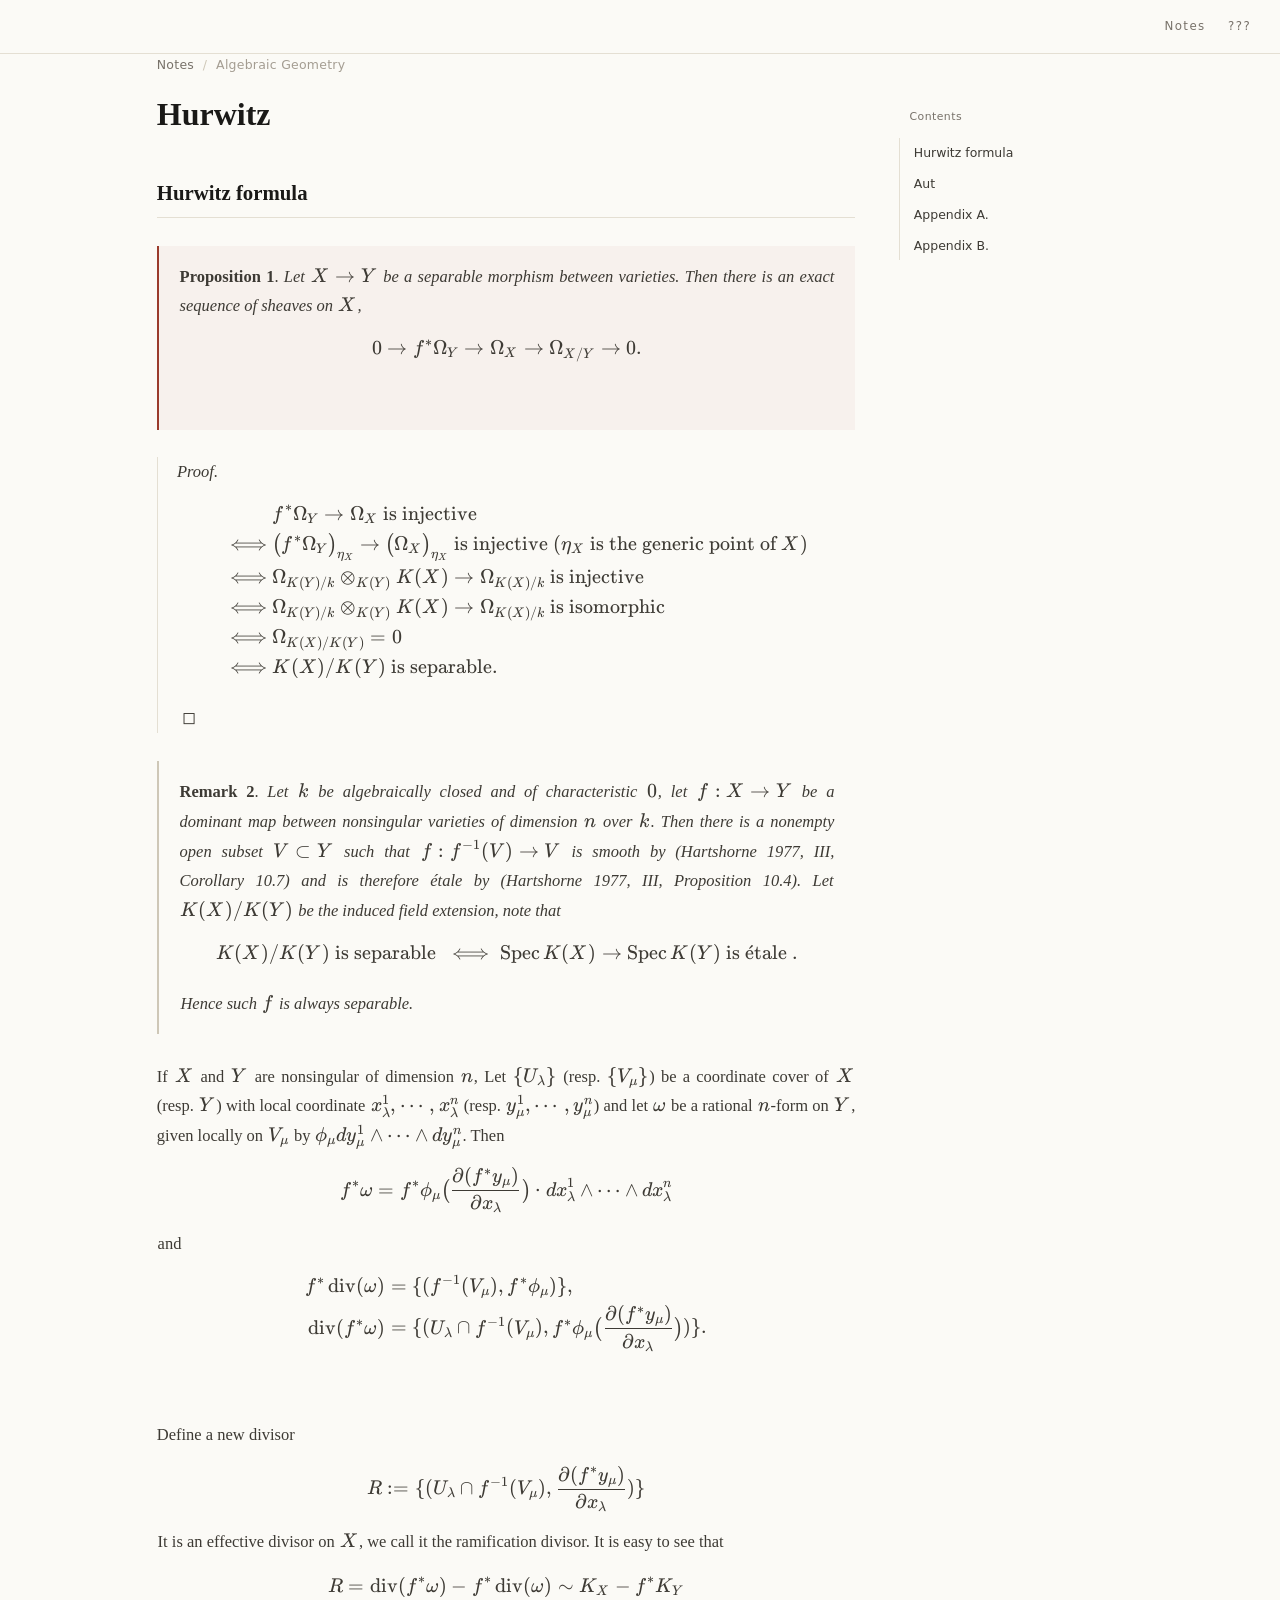
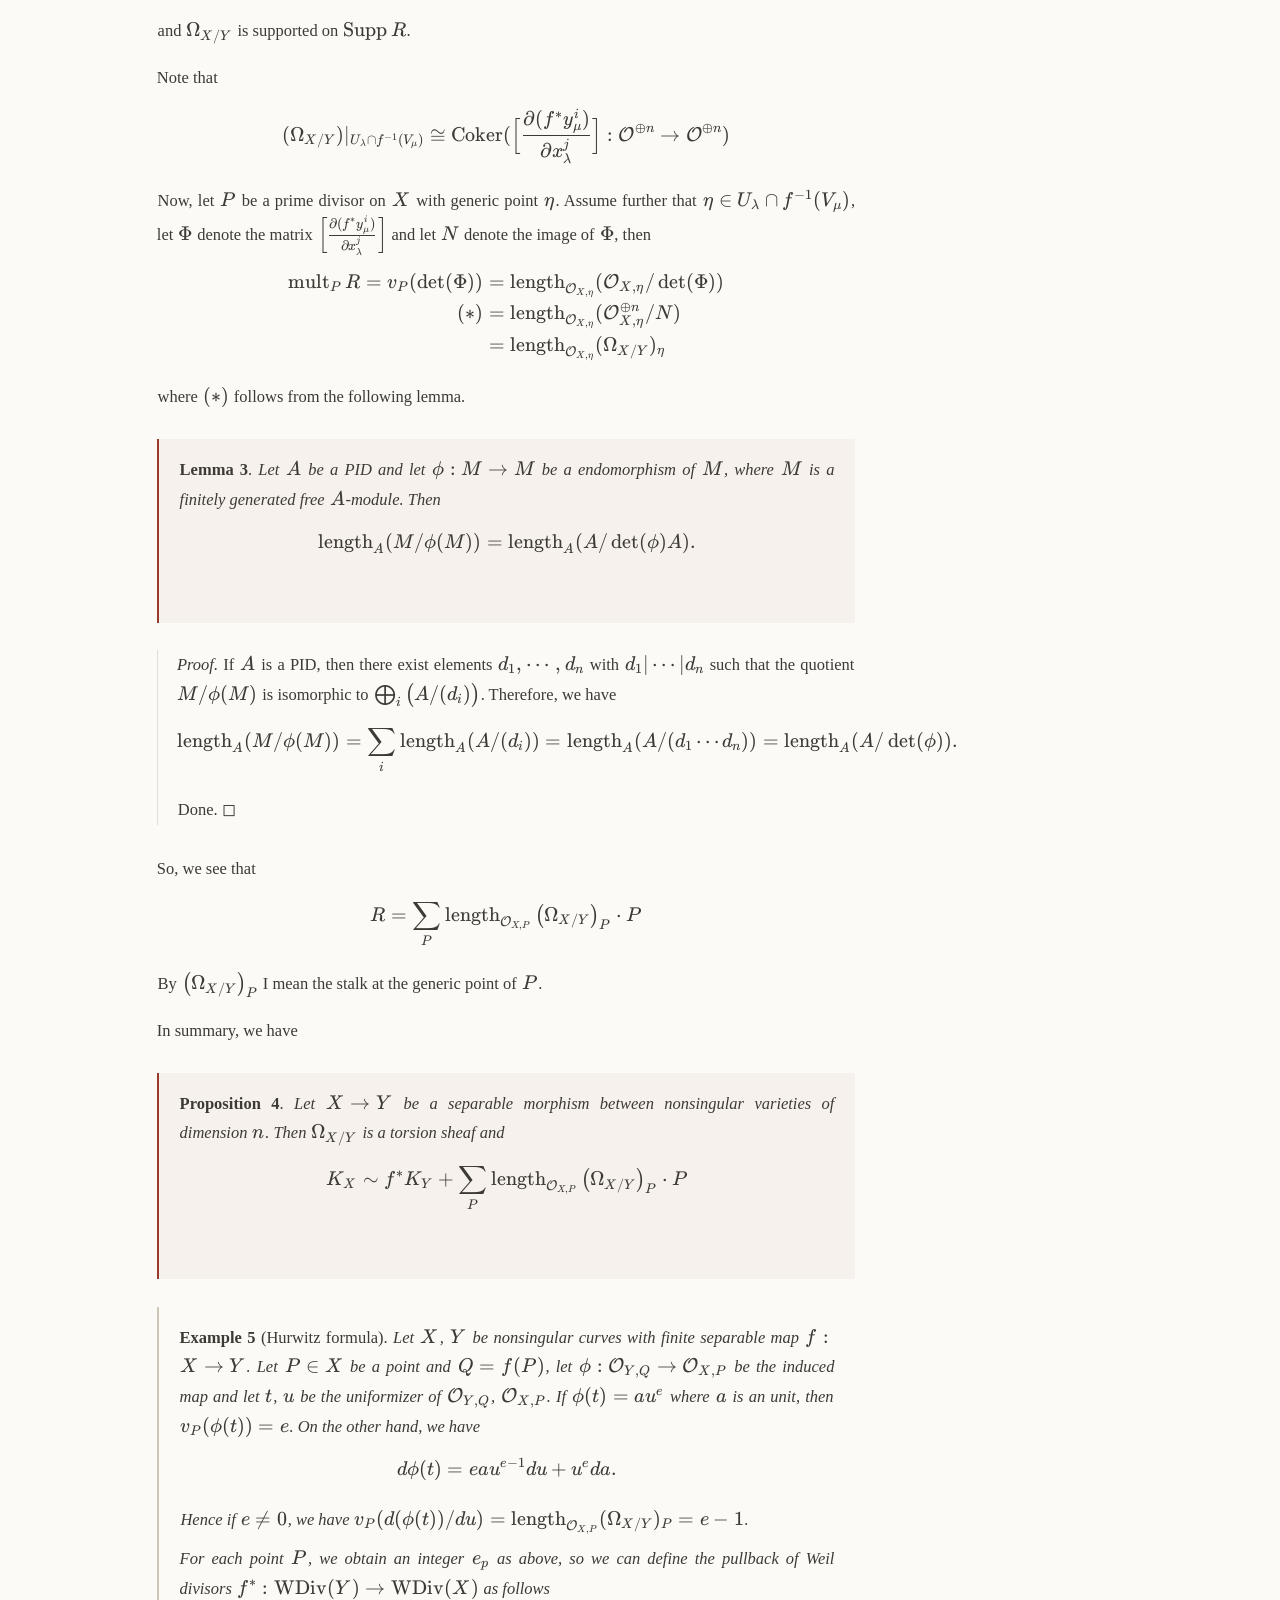
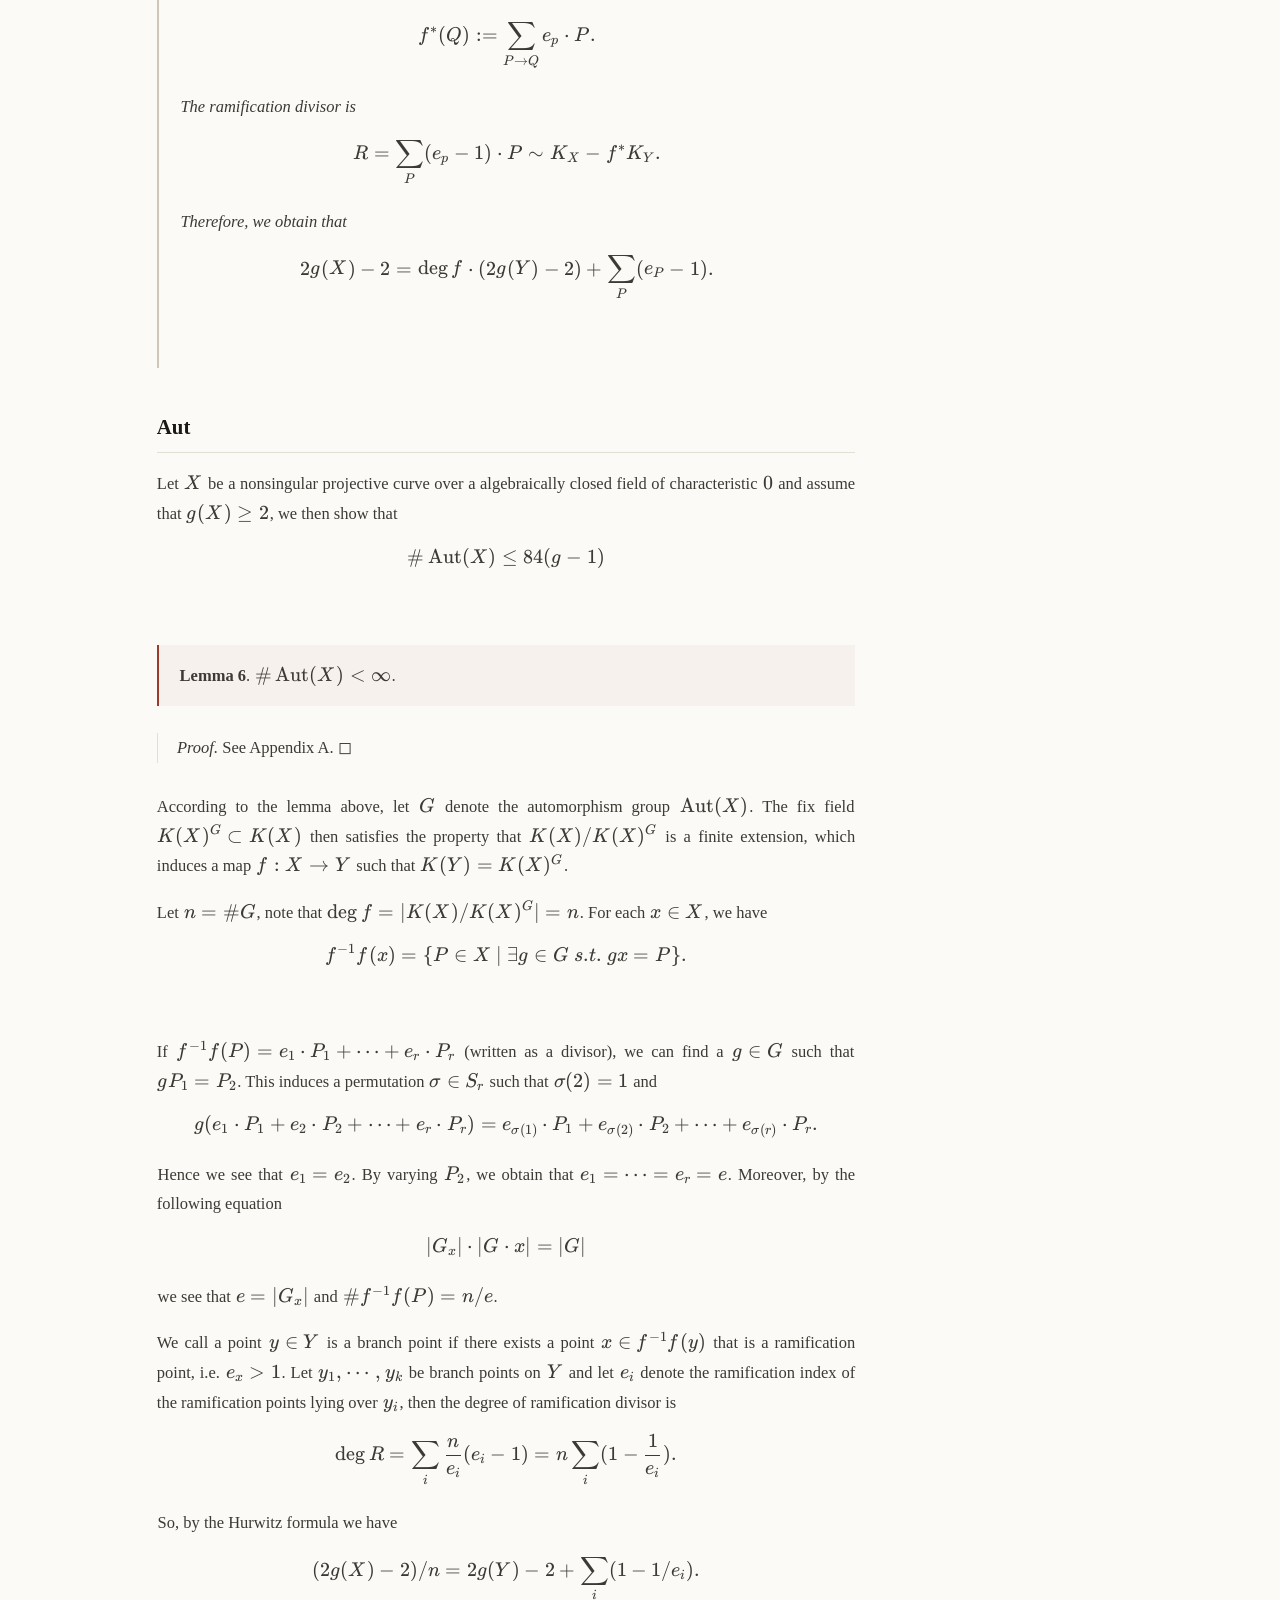
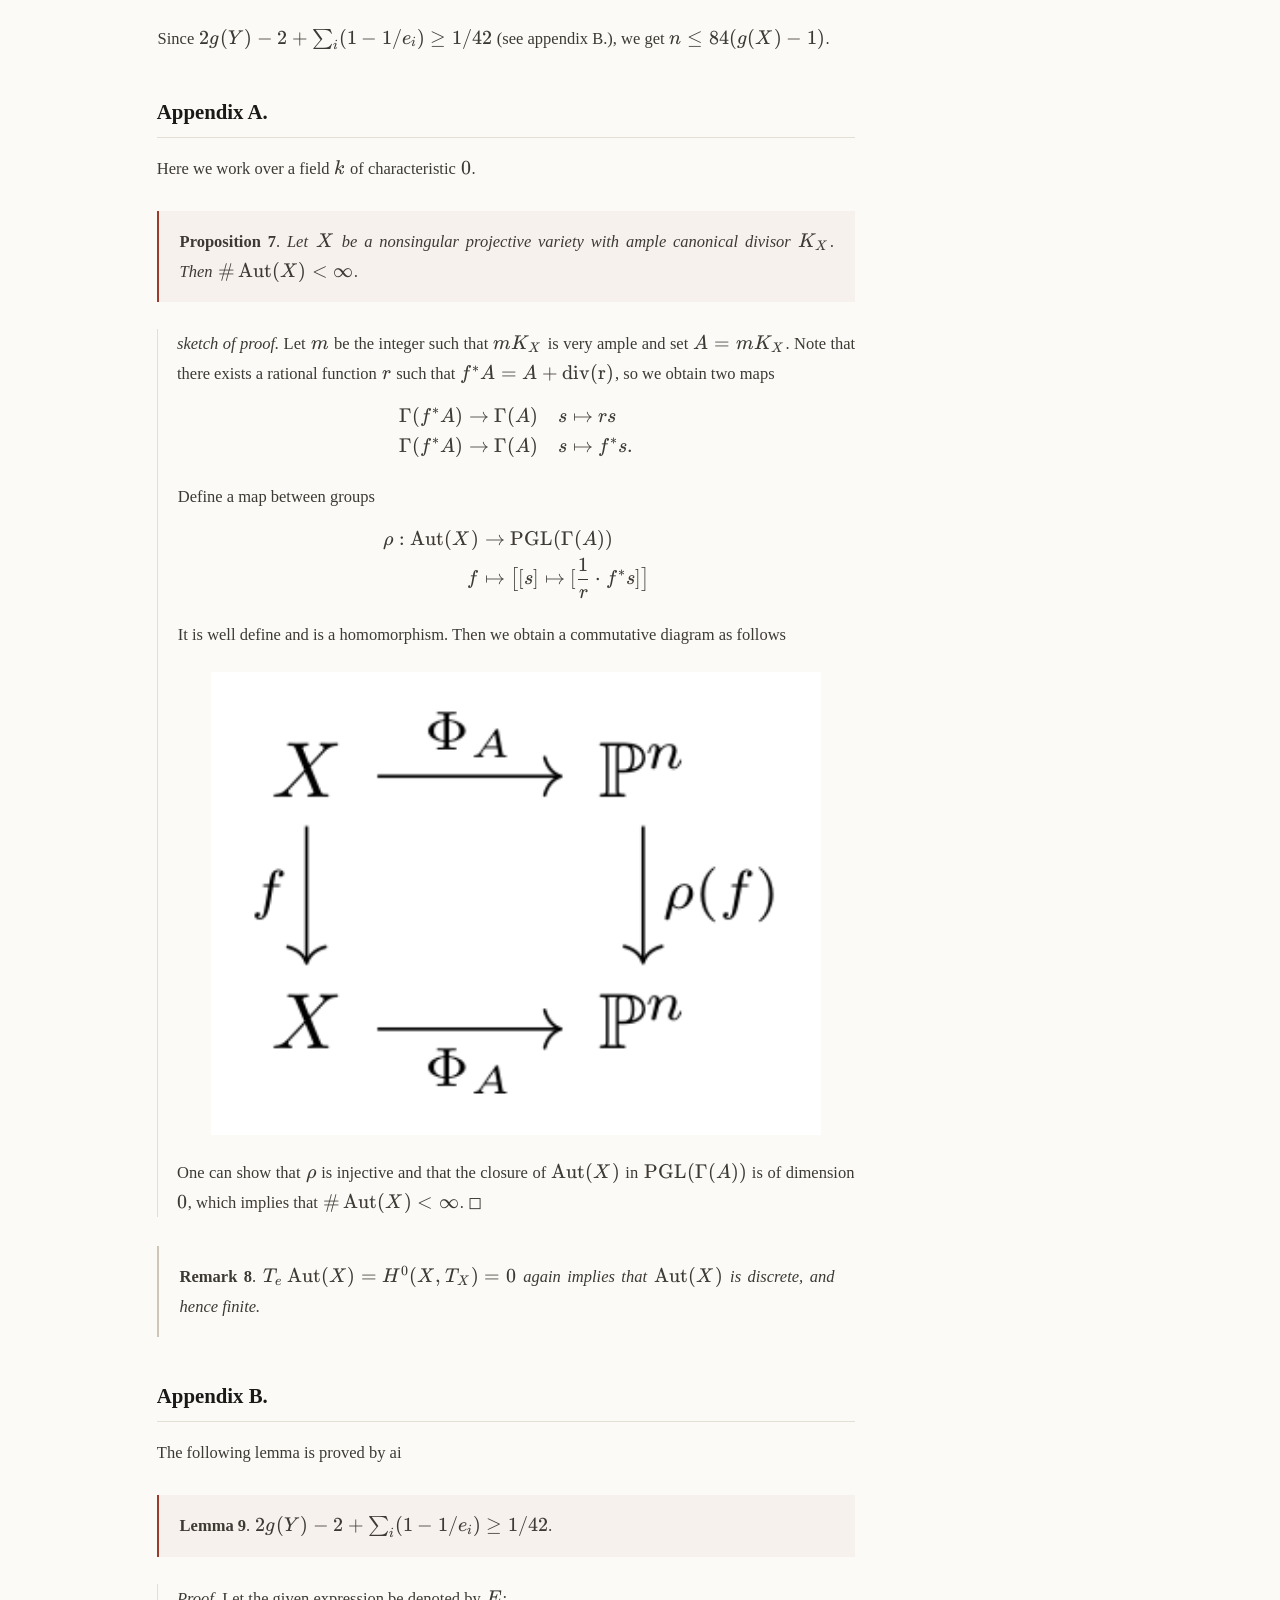
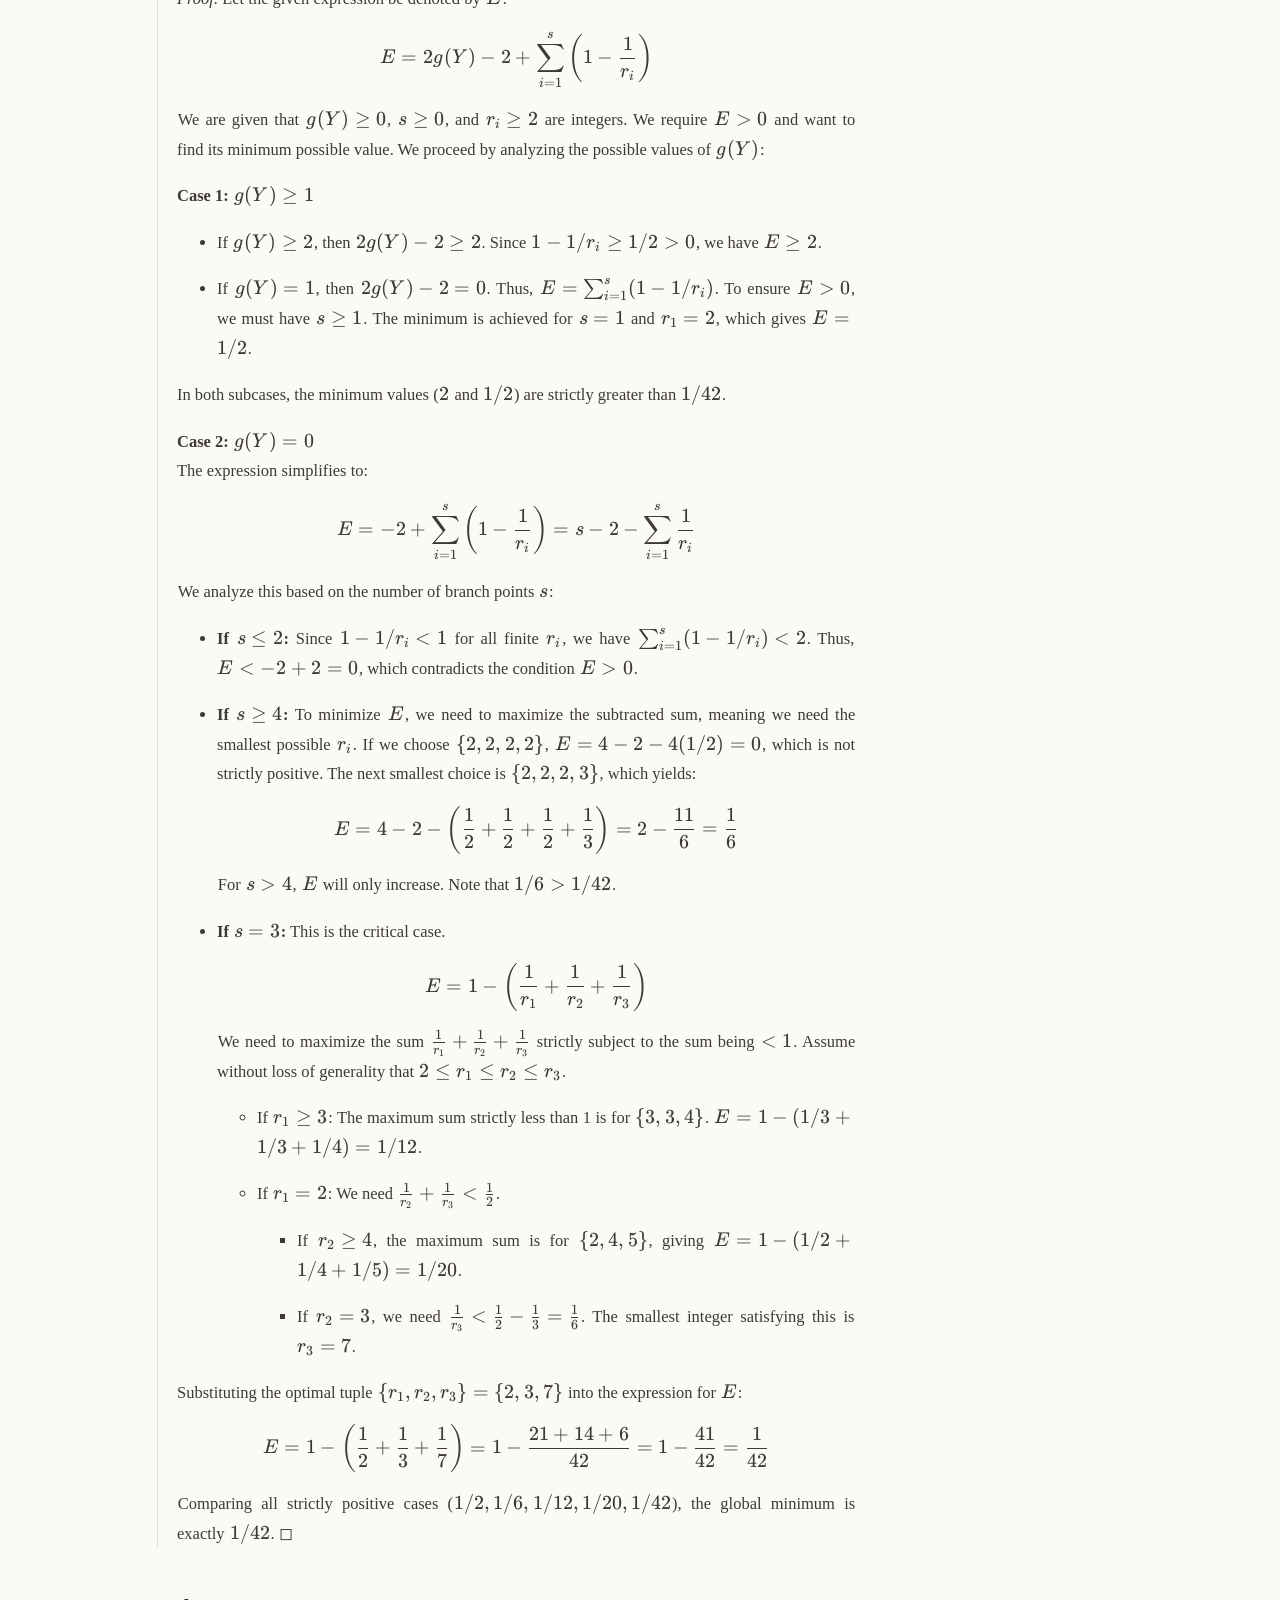
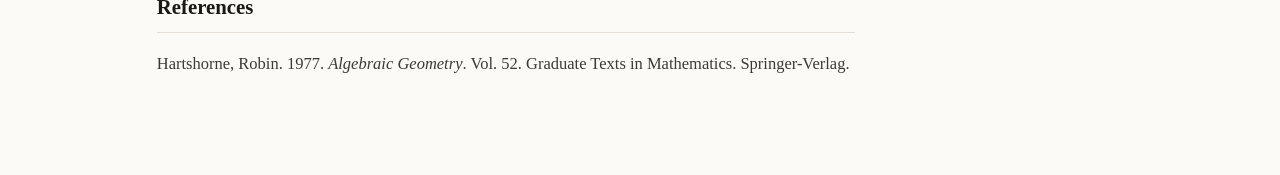
<file: site/notes/hurwitz.html>
<!DOCTYPE html><html lang="en"><head><meta charset="utf-8">
<meta name="viewport" content="width=device-width,initial-scale=1"><title>Hurwitz</title>
<style>
:root{--paper:#fbfaf6;--paper2:#f3f0e8;--ink:#1a1917;--soft:#3d3a34;--muted:#78726a;
--faint:#a49d92;--rule:#e4dfd3;--rule2:#cec7b7;--accent:#9a3b2c;--tint:rgba(154,59,44,.045);}
*{box-sizing:border-box}
body{margin:0;background:var(--paper);color:var(--soft);font-family:"Source Serif 4",Georgia,serif;
font-size:16.5px;line-height:1.8;-webkit-font-smoothing:antialiased}
a{color:var(--accent);text-decoration:underline;text-underline-offset:.2em;text-decoration-color:rgba(154,59,44,.3)}
.wrap{max-width:46rem;margin:0 auto;padding:0 1.8rem}
.topnav{display:flex;align-items:center;justify-content:space-between;gap:2rem;position:sticky;top:0;z-index:9;
background:rgba(251,250,246,.92);backdrop-filter:blur(8px);border-bottom:1px solid var(--rule);
padding:1rem 1.8rem;font-family:system-ui,sans-serif}
.brand{font-size:.95rem;letter-spacing:.18em;font-weight:600;color:var(--ink);text-decoration:none}
.topnav nav{display:flex;gap:1.4rem;font-size:.74rem;letter-spacing:.12em;margin-left:auto}
.topnav nav a{color:var(--muted);text-decoration:none}
.topnav nav a:hover{color:var(--accent)}
.topnav nav button{font:inherit;background:none;border:0;padding:0;color:var(--muted);cursor:pointer;letter-spacing:inherit}
.topnav nav button:hover{color:var(--accent)}
.hero{padding:5.5rem 0 3.5rem}
.hero h1{margin:0 0 .9rem;font-size:clamp(2.6rem,6vw,4rem);letter-spacing:-.02em;line-height:1.1;color:var(--ink)}
.hero p{margin:0;color:var(--muted);font-size:1rem;max-width:30rem}
section{padding:3.2rem 0;border-top:1px solid var(--rule)}
.shead{display:flex;align-items:baseline;gap:.9rem;margin-bottom:1.7rem}
.snum{font-family:system-ui,sans-serif;font-size:.7rem;letter-spacing:.12em;color:var(--accent)}
.shead h2{margin:0;font-size:1.05rem;font-weight:600;letter-spacing:.02em;color:var(--ink)}
.shead span.note{margin-left:auto;font-family:system-ui,sans-serif;font-size:.72rem;color:var(--faint)}
.group{margin:1.6rem 0 0}
.glabel{display:flex;align-items:center;gap:.75rem;font-family:system-ui,sans-serif;font-size:1.06rem;
font-weight:700;letter-spacing:.01em;color:var(--ink);margin:2.3rem 0 .85rem}
.glabel::before{content:"";width:22px;height:2px;background:var(--accent);flex:none}
.glabel:first-child{margin-top:.2rem}
.row{display:flex;align-items:baseline;gap:1rem;padding:.62rem 0;border-bottom:1px solid var(--rule);
text-decoration:none;color:inherit}
.row:last-child{border-bottom:0}
.row:hover .t{color:var(--accent)}
.row .t{font-size:1rem;color:var(--ink);transition:color .15s}
.row .meta{margin-left:auto;font-family:system-ui,sans-serif;font-size:.7rem;letter-spacing:.1em;color:var(--faint)}
.row .arrow{color:var(--faint);font-size:.8rem}
.row:hover .arrow{color:var(--accent)}
.empty{font-size:.9rem;color:var(--faint);padding:.5rem 0}
.about p{margin:0 0 .5rem;color:var(--muted);font-size:.95rem}
.about a{text-decoration:none;border-bottom:1px solid rgba(154,59,44,.28)}
footer{max-width:46rem;margin:0 auto;padding:2.6rem 1.8rem 4rem;color:var(--faint);
font-family:system-ui,sans-serif;font-size:.72rem;letter-spacing:.06em}
.crumb{font-family:system-ui,sans-serif;font-size:.78rem;letter-spacing:.02em;
color:var(--faint);margin:2.6rem 0 1.4rem}
.crumb a{color:var(--muted);text-decoration:none}
.crumb span{margin:0 .55rem;color:var(--rule2)}
main.article{max-width:44rem;margin:0 auto;padding:0 1.8rem 6rem}
.article h1{font-size:2rem;margin:.4rem 0 1.2rem;line-height:1.25;color:var(--ink)}
.article h2{font-size:1.3rem;margin:2.5rem 0 1rem;padding-bottom:.4rem;border-bottom:1px solid var(--rule);color:var(--ink)}
.article h3{font-size:1.06rem;margin:1.8rem 0 .6rem;color:var(--ink)}
.article p{margin:0 0 1.05rem;text-align:justify}
.header-section-number{font-family:system-ui,sans-serif;font-size:.78em;color:var(--faint);margin-right:.5em}
.stmt{margin:1.7rem 0;padding:1rem 1.3rem;border-left:2px solid var(--rule2)}
.stmt-theorem,.stmt-lemma,.stmt-proposition,.stmt-corollary{border-left-color:var(--accent);background:var(--tint)}
.stmt-definition{border-left-color:#35506f;background:rgba(53,80,111,.045)}
.stmt-head{display:flex;gap:.5rem;align-items:baseline;margin-bottom:.6rem;font-family:system-ui,sans-serif}
.stmt-kind{font-size:.74rem;font-weight:700;letter-spacing:.14em;color:var(--muted)}
.stmt-num{font-size:.78rem;font-weight:600;color:var(--muted)}
.stmt-theorem .stmt-kind,.stmt-theorem .stmt-num,.stmt-lemma .stmt-kind,.stmt-lemma .stmt-num{color:var(--accent)}
.stmt>p:last-child{margin-bottom:0}
.proof{margin:1.1rem 0 1.8rem;padding-left:1.2rem;border-left:1px solid var(--rule)}
.proof-head{font-family:system-ui,sans-serif;font-size:.72rem;font-weight:600;letter-spacing:.2em;color:var(--faint);margin-bottom:.5rem}
.eq{text-align:center;margin:1.4rem 0}.eq p{text-align:center;margin:0}
a.xref{text-decoration:none;border-bottom:1px solid rgba(154,59,44,.3)}
.math-source{margin:0 .05em}
.math-source.katex-display{margin:1.4rem 0;overflow-x:auto;overflow-y:hidden}
.katex{font-size:1.04em}

/* make4ht 输出的排版映射 */
/* pandoc 生成的定理块 */
.proposition,.lemma,.theorem,.corollary{margin:1.7rem 0;padding:1rem 1.3rem;border-left:2px solid var(--accent);background:var(--tint)}
.definition{margin:1.7rem 0;padding:1rem 1.3rem;border-left:2px solid #35506f;background:rgba(53,80,111,.045)}
.example,.remark{margin:1.7rem 0;padding:1rem 1.3rem;border-left:2px solid var(--rule2)}
.proposition p,.lemma p,.theorem p,.definition p,.example p,.remark p{margin:0 0 .6rem}
.proposition p:last-child,.lemma p:last-child,.theorem p:last-child,.definition p:last-child,
.example p:last-child,.remark p:last-child{margin-bottom:0}
.proof{margin:1.1rem 0 1.8rem;padding-left:1.2rem;border-left:1px solid var(--rule)}
.newtheorem{margin:1.6rem 0;padding:1rem 1.3rem;border-left:2px solid var(--rule2)}
.newtheorem .head{display:block;margin-bottom:.45rem;font-family:system-ui,sans-serif;font-size:.8rem;
font-weight:700;letter-spacing:.08em;color:var(--accent)}
.cmbx-12,.cmbx-10,.cmbx-9,.cmbx-8{font-weight:600}
.cmti-12,.cmti-10,.cmti-9,.cmti-8,.cmsl-12{font-style:italic}
.qopname{font-style:normal}
.titlemark{display:none}
h3.sectionHead{font-size:1.7rem;margin:0 0 1.2rem;padding-bottom:.5rem;border-bottom:1px solid var(--rule);color:var(--ink)}
h4.subsectionHead{font-size:1.22rem;margin:2.2rem 0 .8rem;font-weight:600;color:var(--ink)}
h5.subsubsectionHead{font-size:1.05rem;margin:1.8rem 0 .6rem;font-weight:600;color:var(--ink)}
.article p.noindent,.article p.indent{margin:0 0 1.05rem}
.article img{max-width:100%;height:auto;display:block;margin:1.4rem auto}
.article .newtheorem p:last-child{margin-bottom:0}

.article h4{font-size:1rem;margin:1.5rem 0 .5rem;font-weight:600;color:var(--ink)}
.article h5{font-size:.96rem;margin:1.2rem 0 .4rem;font-weight:600;color:var(--ink)}
.notelayout{max-width:64rem;margin:0 auto;padding:0 1.8rem;display:grid;
grid-template-columns:minmax(0,1fr) 13rem;gap:2.5rem;align-items:start}
.notelayout main.article{max-width:none;margin:0;padding:0 0 6rem}
.notetoc{position:sticky;top:4.2rem;padding-top:3.4rem;font-family:system-ui,sans-serif;font-size:.78rem;line-height:1.55}
.notetoc .side-label{margin:0 0 .7rem;font-size:.66rem;letter-spacing:.18em;text-transform:uppercase;color:var(--faint)}
.notetoc ul{list-style:none;margin:0;padding:0}
.notetoc ul ul{padding-left:.85rem}
.notetoc li{margin:0}
.notetoc a{display:block;padding:.22rem 0 .22rem .75rem;border-left:1px solid var(--rule);
color:var(--muted);text-decoration:none}
.notetoc a:hover{color:var(--ink)}
@media(max-width:1000px){.notelayout{grid-template-columns:1fr;padding:0 1.2rem}.notetoc{display:none}
.notelayout main.article{padding:0 0 4rem}}
.pdf-meta{font-family:system-ui,sans-serif;font-size:.78rem;color:var(--muted);margin:0 0 1rem}
.pdf-view{width:100%;height:78vh;border:1px solid var(--rule);border-radius:6px;background:var(--paper2)}
.pdf-fallback{font-size:.9rem;color:var(--muted);padding:1rem}
@media(max-width:760px){.pdf-view{height:65vh}}
@media(max-width:640px){.topnav{padding:.9rem 1.2rem}.topnav nav{gap:.9rem;font-size:.68rem}
.hero{padding:3.4rem 0 2.4rem}.row .meta{display:none}}
</style><link rel="stylesheet" href="../assets/katex/katex.min.css"><link rel="stylesheet" href="../assets/css/note-toc.css?v=1"></head><body>
<header class="topnav"><nav><a href="../index.html#note">Notes</a><button id="egg" type="button" title="彩蛋" aria-label="彩蛋">???</button></nav></header>
<div class="notelayout"><main class="article"><p class="crumb"><a href="../index.html">Notes</a><span>/</span>Algebraic Geometry</p><h1>Hurwitz</h1><h2 id="hurwitz-formula">Hurwitz formula</h2>

<div class="proposition">

<p><strong>Proposition 1</strong>.  <em>Let <math display="inline" xmlns="http://www.w3.org/1998/Math/MathML"><semantics><mrow><mi>X</mi><mo>→</mo><mi>Y</mi></mrow><annotation encoding="application/x-tex">X\to Y</annotation></semantics></math> be a separable morphism between varieties. Then there is an exact sequence of sheaves on <math display="inline" xmlns="http://www.w3.org/1998/Math/MathML"><semantics><mi>X</mi><annotation encoding="application/x-tex">X</annotation></semantics></math>, <math display="block" xmlns="http://www.w3.org/1998/Math/MathML"><semantics><mtable><mtr><mtd columnalign="right" style="text-align: right"><mn>0</mn><mo>→</mo><msup><mi>f</mi><mo>*</mo></msup><msub><mi mathvariant="normal">Ω</mi><mi>Y</mi></msub><mo>→</mo><msub><mi mathvariant="normal">Ω</mi><mi>X</mi></msub><mo>→</mo><msub><mi mathvariant="normal">Ω</mi><mrow><mi>X</mi><mi>/</mi><mi>Y</mi></mrow></msub><mo>→</mo><mn>0</mn><mi>.</mi></mtd></mtr></mtable><annotation encoding="application/x-tex">\begin{align*}

        0\to f^*\Omega_{Y}\to \Omega_X\to \Omega_{X/Y}\to 0.

\end{align*}</annotation></semantics></math></em></p>

</div>

<div class="proof">

<p><em>Proof.</em> <math display="block" xmlns="http://www.w3.org/1998/Math/MathML"><semantics><mtable><mtr><mtd columnalign="right" style="text-align: right; padding-right: 0"></mtd><mtd columnalign="left" style="text-align: left; padding-left: 0"><msup><mi>f</mi><mo>*</mo></msup><msub><mi mathvariant="normal">Ω</mi><mi>Y</mi></msub><mo>→</mo><msub><mi mathvariant="normal">Ω</mi><mi>X</mi></msub><mrow><mspace width="0.333em"></mspace><mtext mathvariant="normal"> is injective </mtext><mspace width="0.333em"></mspace></mrow></mtd></mtr><mtr><mtd columnalign="right" style="text-align: right; padding-right: 0"><mo>⇔</mo></mtd><mtd columnalign="left" style="text-align: left; padding-left: 0"><mo minsize="120%" maxsize="120%" stretchy="true" form="prefix">(</mo><msup><mi>f</mi><mo>*</mo></msup><msub><mi mathvariant="normal">Ω</mi><mi>Y</mi></msub><msub><mo minsize="120%" maxsize="120%" stretchy="true" form="postfix">)</mo><msub><mi>η</mi><mi>X</mi></msub></msub><mo>→</mo><mo minsize="120%" maxsize="120%" stretchy="true" form="prefix">(</mo><msub><mi mathvariant="normal">Ω</mi><mi>X</mi></msub><msub><mo minsize="120%" maxsize="120%" stretchy="true" form="postfix">)</mo><msub><mi>η</mi><mi>X</mi></msub></msub><mrow><mspace width="0.333em"></mspace><mtext mathvariant="normal"> is injective </mtext><mspace width="0.333em"></mspace></mrow><mo stretchy="false" form="prefix">(</mo><msub><mi>η</mi><mi>X</mi></msub><mrow><mspace width="0.333em"></mspace><mtext mathvariant="normal"> is the generic point of </mtext><mspace width="0.333em"></mspace></mrow><mi>X</mi><mo stretchy="false" form="postfix">)</mo></mtd></mtr><mtr><mtd columnalign="right" style="text-align: right; padding-right: 0"><mo>⇔</mo></mtd><mtd columnalign="left" style="text-align: left; padding-left: 0"><msub><mi mathvariant="normal">Ω</mi><mrow><mi>K</mi><mo stretchy="false" form="prefix">(</mo><mi>Y</mi><mo stretchy="false" form="postfix">)</mo><mi>/</mi><mi>k</mi></mrow></msub><msub><mo>⊗</mo><mrow><mi>K</mi><mo stretchy="false" form="prefix">(</mo><mi>Y</mi><mo stretchy="false" form="postfix">)</mo></mrow></msub><mi>K</mi><mo stretchy="false" form="prefix">(</mo><mi>X</mi><mo stretchy="false" form="postfix">)</mo><mo>→</mo><msub><mi mathvariant="normal">Ω</mi><mrow><mi>K</mi><mo stretchy="false" form="prefix">(</mo><mi>X</mi><mo stretchy="false" form="postfix">)</mo><mi>/</mi><mi>k</mi></mrow></msub><mrow><mspace width="0.333em"></mspace><mtext mathvariant="normal"> is injective </mtext><mspace width="0.333em"></mspace></mrow></mtd></mtr><mtr><mtd columnalign="right" style="text-align: right; padding-right: 0"><mo>⇔</mo></mtd><mtd columnalign="left" style="text-align: left; padding-left: 0"><msub><mi mathvariant="normal">Ω</mi><mrow><mi>K</mi><mo stretchy="false" form="prefix">(</mo><mi>Y</mi><mo stretchy="false" form="postfix">)</mo><mi>/</mi><mi>k</mi></mrow></msub><msub><mo>⊗</mo><mrow><mi>K</mi><mo stretchy="false" form="prefix">(</mo><mi>Y</mi><mo stretchy="false" form="postfix">)</mo></mrow></msub><mi>K</mi><mo stretchy="false" form="prefix">(</mo><mi>X</mi><mo stretchy="false" form="postfix">)</mo><mo>→</mo><msub><mi mathvariant="normal">Ω</mi><mrow><mi>K</mi><mo stretchy="false" form="prefix">(</mo><mi>X</mi><mo stretchy="false" form="postfix">)</mo><mi>/</mi><mi>k</mi></mrow></msub><mrow><mspace width="0.333em"></mspace><mtext mathvariant="normal"> is isomorphic </mtext><mspace width="0.333em"></mspace></mrow></mtd></mtr><mtr><mtd columnalign="right" style="text-align: right; padding-right: 0"><mo>⇔</mo></mtd><mtd columnalign="left" style="text-align: left; padding-left: 0"><msub><mi mathvariant="normal">Ω</mi><mrow><mi>K</mi><mo stretchy="false" form="prefix">(</mo><mi>X</mi><mo stretchy="false" form="postfix">)</mo><mi>/</mi><mi>K</mi><mo stretchy="false" form="prefix">(</mo><mi>Y</mi><mo stretchy="false" form="postfix">)</mo></mrow></msub><mo>=</mo><mn>0</mn></mtd></mtr><mtr><mtd columnalign="right" style="text-align: right; padding-right: 0"><mo>⇔</mo></mtd><mtd columnalign="left" style="text-align: left; padding-left: 0"><mi>K</mi><mo stretchy="false" form="prefix">(</mo><mi>X</mi><mo stretchy="false" form="postfix">)</mo><mi>/</mi><mi>K</mi><mo stretchy="false" form="prefix">(</mo><mi>Y</mi><mo stretchy="false" form="postfix">)</mo><mrow><mspace width="0.333em"></mspace><mtext mathvariant="normal"> is separable</mtext></mrow><mi>.</mi></mtd></mtr></mtable><annotation encoding="application/x-tex">\begin{align*}

        &amp;f^*\Omega_Y\to \Omega_X \text{ is injective } \\ \iff&amp; \big(f^*\Omega_Y\big)_{\eta_X}\to \big(\Omega_X\big)_{\eta_X} \text{ is injective }(\eta_X \text{ is the generic point of }X) \\ \iff&amp; \Omega_{K(Y)/k}\otimes_{K(Y)}K(X)\to \Omega_{K(X)/k} \text{ is injective } \\ \iff&amp; \Omega_{K(Y)/k}\otimes_{K(Y)}K(X)\to \Omega_{K(X)/k} \text{ is isomorphic } \\ \iff&amp; \Omega_{K(X)/K(Y)}=0 \\ \iff&amp; K(X)/K(Y) \text{ is separable}.

\end{align*}</annotation></semantics></math> ◻</p>

</div>

<div class="remark">

<p><strong>Remark 2</strong>.  <em>Let <math display="inline" xmlns="http://www.w3.org/1998/Math/MathML"><semantics><mi>k</mi><annotation encoding="application/x-tex">k</annotation></semantics></math> be algebraically closed and of characteristic <math display="inline" xmlns="http://www.w3.org/1998/Math/MathML"><semantics><mn>0</mn><annotation encoding="application/x-tex">0</annotation></semantics></math>, let <math display="inline" xmlns="http://www.w3.org/1998/Math/MathML"><semantics><mrow><mi>f</mi><mo>:</mo><mi>X</mi><mo>→</mo><mi>Y</mi></mrow><annotation encoding="application/x-tex">f:X\to Y</annotation></semantics></math> be a dominant map between nonsingular varieties of dimension <math display="inline" xmlns="http://www.w3.org/1998/Math/MathML"><semantics><mi>n</mi><annotation encoding="application/x-tex">n</annotation></semantics></math> over <math display="inline" xmlns="http://www.w3.org/1998/Math/MathML"><semantics><mi>k</mi><annotation encoding="application/x-tex">k</annotation></semantics></math>. Then there is a nonempty open subset <math display="inline" xmlns="http://www.w3.org/1998/Math/MathML"><semantics><mrow><mi>V</mi><mo>⊂</mo><mi>Y</mi></mrow><annotation encoding="application/x-tex">V\subset Y</annotation></semantics></math> such that <math display="inline" xmlns="http://www.w3.org/1998/Math/MathML"><semantics><mrow><mi>f</mi><mo>:</mo><msup><mi>f</mi><mrow><mi>−</mi><mn>1</mn></mrow></msup><mo stretchy="false" form="prefix">(</mo><mi>V</mi><mo stretchy="false" form="postfix">)</mo><mo>→</mo><mi>V</mi></mrow><annotation encoding="application/x-tex">f:f^{-1}(V)\to V</annotation></semantics></math> is smooth by <span class="citation" data-cites="hartshorne1977algebraic">(Hartshorne 1977, III, Corollary 10.7)</span> and is therefore étale by <span class="citation" data-cites="hartshorne1977algebraic">(Hartshorne 1977, III, Proposition 10.4)</span>. Let <math display="inline" xmlns="http://www.w3.org/1998/Math/MathML"><semantics><mrow><mi>K</mi><mo stretchy="false" form="prefix">(</mo><mi>X</mi><mo stretchy="false" form="postfix">)</mo><mi>/</mi><mi>K</mi><mo stretchy="false" form="prefix">(</mo><mi>Y</mi><mo stretchy="false" form="postfix">)</mo></mrow><annotation encoding="application/x-tex">K(X)/K(Y)</annotation></semantics></math> be the induced field extension, note that <math display="block" xmlns="http://www.w3.org/1998/Math/MathML"><semantics><mtable><mtr><mtd columnalign="right" style="text-align: right"><mi>K</mi><mo stretchy="false" form="prefix">(</mo><mi>X</mi><mo stretchy="false" form="postfix">)</mo><mi>/</mi><mi>K</mi><mo stretchy="false" form="prefix">(</mo><mi>Y</mi><mo stretchy="false" form="postfix">)</mo><mrow><mspace width="0.333em"></mspace><mtext mathvariant="normal"> is separable </mtext><mspace width="0.333em"></mspace></mrow><mo>⇔</mo><mrow><mi mathvariant="normal">Spec</mi><mo>&#8289;</mo></mrow><mi>K</mi><mo stretchy="false" form="prefix">(</mo><mi>X</mi><mo stretchy="false" form="postfix">)</mo><mo>→</mo><mrow><mi mathvariant="normal">Spec</mi><mo>&#8289;</mo></mrow><mi>K</mi><mo stretchy="false" form="prefix">(</mo><mi>Y</mi><mo stretchy="false" form="postfix">)</mo><mrow><mspace width="0.333em"></mspace><mtext mathvariant="normal"> is étale </mtext><mspace width="0.333em"></mspace></mrow><mi>.</mi></mtd></mtr></mtable><annotation encoding="application/x-tex">\begin{align*}

        K(X)/K(Y) \text{ is separable } \iff \mathop{\mathrm{Spec}}K(X)\to \mathop{\mathrm{Spec}}K(Y) \text{ is \&#39;etale }.

\end{align*}</annotation></semantics></math> Hence such <math display="inline" xmlns="http://www.w3.org/1998/Math/MathML"><semantics><mi>f</mi><annotation encoding="application/x-tex">f</annotation></semantics></math> is always separable.</em></p>

</div>

<p>If <math display="inline" xmlns="http://www.w3.org/1998/Math/MathML"><semantics><mi>X</mi><annotation encoding="application/x-tex">X</annotation></semantics></math> and <math display="inline" xmlns="http://www.w3.org/1998/Math/MathML"><semantics><mi>Y</mi><annotation encoding="application/x-tex">Y</annotation></semantics></math> are nonsingular of dimension <math display="inline" xmlns="http://www.w3.org/1998/Math/MathML"><semantics><mi>n</mi><annotation encoding="application/x-tex">n</annotation></semantics></math>, Let <math display="inline" xmlns="http://www.w3.org/1998/Math/MathML"><semantics><mrow><mo stretchy="false" form="prefix">{</mo><msub><mi>U</mi><mi>λ</mi></msub><mo stretchy="false" form="postfix">}</mo></mrow><annotation encoding="application/x-tex">\{U_{\lambda}\}</annotation></semantics></math> (resp. <math display="inline" xmlns="http://www.w3.org/1998/Math/MathML"><semantics><mrow><mo stretchy="false" form="prefix">{</mo><msub><mi>V</mi><mi>μ</mi></msub><mo stretchy="false" form="postfix">}</mo></mrow><annotation encoding="application/x-tex">\{V_{\mu}\}</annotation></semantics></math>) be a coordinate cover of <math display="inline" xmlns="http://www.w3.org/1998/Math/MathML"><semantics><mi>X</mi><annotation encoding="application/x-tex">X</annotation></semantics></math> (resp. <math display="inline" xmlns="http://www.w3.org/1998/Math/MathML"><semantics><mi>Y</mi><annotation encoding="application/x-tex">Y</annotation></semantics></math>) with local coordinate <math display="inline" xmlns="http://www.w3.org/1998/Math/MathML"><semantics><mrow><msubsup><mi>x</mi><mi>λ</mi><mn>1</mn></msubsup><mo>,</mo><mi>⋯</mi><mo>,</mo><msubsup><mi>x</mi><mi>λ</mi><mi>n</mi></msubsup></mrow><annotation encoding="application/x-tex">x_{\lambda}^1,\cdots ,x_{\lambda}^n</annotation></semantics></math> (resp. <math display="inline" xmlns="http://www.w3.org/1998/Math/MathML"><semantics><mrow><msubsup><mi>y</mi><mi>μ</mi><mn>1</mn></msubsup><mo>,</mo><mi>⋯</mi><mo>,</mo><msubsup><mi>y</mi><mi>μ</mi><mi>n</mi></msubsup></mrow><annotation encoding="application/x-tex">y_{\mu}^1,\cdots ,y_{\mu}^n</annotation></semantics></math>) and let <math display="inline" xmlns="http://www.w3.org/1998/Math/MathML"><semantics><mi>ω</mi><annotation encoding="application/x-tex">\omega</annotation></semantics></math> be a rational <math display="inline" xmlns="http://www.w3.org/1998/Math/MathML"><semantics><mi>n</mi><annotation encoding="application/x-tex">n</annotation></semantics></math>-form on <math display="inline" xmlns="http://www.w3.org/1998/Math/MathML"><semantics><mi>Y</mi><annotation encoding="application/x-tex">Y</annotation></semantics></math>, given locally on <math display="inline" xmlns="http://www.w3.org/1998/Math/MathML"><semantics><msub><mi>V</mi><mi>μ</mi></msub><annotation encoding="application/x-tex">V_{\mu}</annotation></semantics></math> by <math display="inline" xmlns="http://www.w3.org/1998/Math/MathML"><semantics><mrow><msub><mi>ϕ</mi><mi>μ</mi></msub><mi>d</mi><msubsup><mi>y</mi><mi>μ</mi><mn>1</mn></msubsup><mo>∧</mo><mi>⋯</mi><mo>∧</mo><mi>d</mi><msubsup><mi>y</mi><mi>μ</mi><mi>n</mi></msubsup></mrow><annotation encoding="application/x-tex">\phi_{\mu}dy_{\mu}^1\wedge\cdots \wedge dy_{\mu}^n</annotation></semantics></math>. Then <math display="block" xmlns="http://www.w3.org/1998/Math/MathML"><semantics><mrow><msup><mi>f</mi><mo>*</mo></msup><mi>ω</mi><mo>=</mo><msup><mi>f</mi><mo>*</mo></msup><msub><mi>ϕ</mi><mi>μ</mi></msub><mo minsize="120%" maxsize="120%" stretchy="true" form="prefix">(</mo><mfrac><mrow><mi>∂</mi><mo stretchy="false" form="prefix">(</mo><msup><mi>f</mi><mo>*</mo></msup><msub><mi>y</mi><mi>μ</mi></msub><mo stretchy="false" form="postfix">)</mo></mrow><mrow><mi>∂</mi><msub><mi>x</mi><mi>λ</mi></msub></mrow></mfrac><mo minsize="120%" maxsize="120%" stretchy="true" form="postfix">)</mo><mo>⋅</mo><mi>d</mi><msubsup><mi>x</mi><mi>λ</mi><mn>1</mn></msubsup><mo>∧</mo><mi>⋯</mi><mo>∧</mo><mi>d</mi><msubsup><mi>x</mi><mi>λ</mi><mi>n</mi></msubsup></mrow><annotation encoding="application/x-tex">f^*\omega=f^*\phi_{\mu}\big(\frac{\partial (f^*y_{\mu})}{\partial x_{\lambda}}\big)\cdot dx_{\lambda}^1\wedge\cdots\wedge dx_{\lambda}^n</annotation></semantics></math> and <math display="block" xmlns="http://www.w3.org/1998/Math/MathML"><semantics><mtable><mtr><mtd columnalign="right" style="text-align: right; padding-right: 0"><msup><mi>f</mi><mo>*</mo></msup><mrow><mi mathvariant="normal">div</mi><mo>&#8289;</mo></mrow><mo stretchy="false" form="prefix">(</mo><mi>ω</mi><mo stretchy="false" form="postfix">)</mo></mtd><mtd columnalign="left" style="text-align: left; padding-left: 0"><mo>=</mo><mo stretchy="false" form="prefix">{</mo><mo stretchy="false" form="prefix">(</mo><msup><mi>f</mi><mrow><mi>−</mi><mn>1</mn></mrow></msup><mo stretchy="false" form="prefix">(</mo><msub><mi>V</mi><mi>μ</mi></msub><mo stretchy="false" form="postfix">)</mo><mo>,</mo><msup><mi>f</mi><mo>*</mo></msup><msub><mi>ϕ</mi><mi>μ</mi></msub><mo stretchy="false" form="postfix">)</mo><mo stretchy="false" form="postfix">}</mo><mo>,</mo></mtd></mtr><mtr><mtd columnalign="right" style="text-align: right; padding-right: 0"><mrow><mi mathvariant="normal">div</mi><mo>&#8289;</mo></mrow><mo stretchy="false" form="prefix">(</mo><msup><mi>f</mi><mo>*</mo></msup><mi>ω</mi><mo stretchy="false" form="postfix">)</mo></mtd><mtd columnalign="left" style="text-align: left; padding-left: 0"><mo>=</mo><mo stretchy="false" form="prefix">{</mo><mo stretchy="false" form="prefix">(</mo><msub><mi>U</mi><mi>λ</mi></msub><mo>∩</mo><msup><mi>f</mi><mrow><mi>−</mi><mn>1</mn></mrow></msup><mo stretchy="false" form="prefix">(</mo><msub><mi>V</mi><mi>μ</mi></msub><mo stretchy="false" form="postfix">)</mo><mo>,</mo><msup><mi>f</mi><mo>*</mo></msup><msub><mi>ϕ</mi><mi>μ</mi></msub><mo minsize="120%" maxsize="120%" stretchy="true" form="prefix">(</mo><mfrac><mrow><mi>∂</mi><mo stretchy="false" form="prefix">(</mo><msup><mi>f</mi><mo>*</mo></msup><msub><mi>y</mi><mi>μ</mi></msub><mo stretchy="false" form="postfix">)</mo></mrow><mrow><mi>∂</mi><msub><mi>x</mi><mi>λ</mi></msub></mrow></mfrac><mo minsize="120%" maxsize="120%" stretchy="true" form="postfix">)</mo><mo stretchy="false" form="postfix">)</mo><mo stretchy="false" form="postfix">}</mo><mi>.</mi></mtd></mtr></mtable><annotation encoding="application/x-tex">\begin{align*}

    f^*\operatorname{div}(\omega)&amp;=\{(f^{-1}(V_{\mu}),f^*\phi_{\mu})\},\\

    \operatorname{div}(f^*\omega)&amp;=\{(U_{\lambda}\cap f^{-1}(V_{\mu}),f^*\phi_{\mu}\big(\frac{\partial (f^*y_{\mu})}{\partial x_{\lambda}}\big))\}.

\end{align*}</annotation></semantics></math></p>

<p>Define a new divisor <math display="block" xmlns="http://www.w3.org/1998/Math/MathML"><semantics><mrow><mi>R</mi><mo>:=</mo><mo stretchy="false" form="prefix">{</mo><mo stretchy="false" form="prefix">(</mo><msub><mi>U</mi><mi>λ</mi></msub><mo>∩</mo><msup><mi>f</mi><mrow><mi>−</mi><mn>1</mn></mrow></msup><mo stretchy="false" form="prefix">(</mo><msub><mi>V</mi><mi>μ</mi></msub><mo stretchy="false" form="postfix">)</mo><mo>,</mo><mfrac><mrow><mi>∂</mi><mo stretchy="false" form="prefix">(</mo><msup><mi>f</mi><mo>*</mo></msup><msub><mi>y</mi><mi>μ</mi></msub><mo stretchy="false" form="postfix">)</mo></mrow><mrow><mi>∂</mi><msub><mi>x</mi><mi>λ</mi></msub></mrow></mfrac><mo stretchy="false" form="postfix">)</mo><mo stretchy="false" form="postfix">}</mo></mrow><annotation encoding="application/x-tex">R:=\{(U_{\lambda}\cap f^{-1}(V_{\mu}),\frac{\partial (f^*y_{\mu})}{\partial x_{\lambda}})\}</annotation></semantics></math> It is an effective divisor on <math display="inline" xmlns="http://www.w3.org/1998/Math/MathML"><semantics><mi>X</mi><annotation encoding="application/x-tex">X</annotation></semantics></math>, we call it the ramification divisor. It is easy to see that <math display="block" xmlns="http://www.w3.org/1998/Math/MathML"><semantics><mrow><mi>R</mi><mo>=</mo><mrow><mi mathvariant="normal">div</mi><mo>&#8289;</mo></mrow><mo stretchy="false" form="prefix">(</mo><msup><mi>f</mi><mo>*</mo></msup><mi>ω</mi><mo stretchy="false" form="postfix">)</mo><mo>−</mo><msup><mi>f</mi><mo>*</mo></msup><mrow><mi mathvariant="normal">div</mi><mo>&#8289;</mo></mrow><mo stretchy="false" form="prefix">(</mo><mi>ω</mi><mo stretchy="false" form="postfix">)</mo><mo>∼</mo><msub><mi>K</mi><mi>X</mi></msub><mo>−</mo><msup><mi>f</mi><mo>*</mo></msup><msub><mi>K</mi><mi>Y</mi></msub></mrow><annotation encoding="application/x-tex">R=\operatorname{div}(f^*\omega)-f^*\operatorname{div}(\omega)\sim K_X-f^*K_Y</annotation></semantics></math> and <math display="inline" xmlns="http://www.w3.org/1998/Math/MathML"><semantics><msub><mi mathvariant="normal">Ω</mi><mrow><mi>X</mi><mi>/</mi><mi>Y</mi></mrow></msub><annotation encoding="application/x-tex">\Omega_{X/Y}</annotation></semantics></math> is supported on <math display="inline" xmlns="http://www.w3.org/1998/Math/MathML"><semantics><mrow><mrow><mi mathvariant="normal">Supp</mi><mo>&#8289;</mo></mrow><mi>R</mi></mrow><annotation encoding="application/x-tex">\operatorname{Supp}R</annotation></semantics></math>.</p>

<p>Note that <math display="block" xmlns="http://www.w3.org/1998/Math/MathML"><semantics><mtable><mtr><mtd columnalign="right" style="text-align: right"><mo stretchy="false" form="prefix">(</mo><msub><mi mathvariant="normal">Ω</mi><mrow><mi>X</mi><mi>/</mi><mi>Y</mi></mrow></msub><mo stretchy="false" form="postfix">)</mo><msub><mo stretchy="false" form="prefix">|</mo><mrow><msub><mi>U</mi><mi>λ</mi></msub><mo>∩</mo><msup><mi>f</mi><mrow><mi>−</mi><mn>1</mn></mrow></msup><mo stretchy="false" form="prefix">(</mo><msub><mi>V</mi><mi>μ</mi></msub><mo stretchy="false" form="postfix">)</mo></mrow></msub><mo>≅</mo><mrow><mi mathvariant="normal">Coker</mi><mo>&#8289;</mo></mrow><mo stretchy="false" form="prefix">(</mo><mo minsize="180%" maxsize="180%" stretchy="true" form="prefix">[</mo><mfrac><mrow><mi>∂</mi><mo stretchy="false" form="prefix">(</mo><msup><mi>f</mi><mo>*</mo></msup><msubsup><mi>y</mi><mi>μ</mi><mi>i</mi></msubsup><mo stretchy="false" form="postfix">)</mo></mrow><mrow><mi>∂</mi><msubsup><mi>x</mi><mi>λ</mi><mi>j</mi></msubsup></mrow></mfrac><mo minsize="180%" maxsize="180%" stretchy="true" form="postfix">]</mo><mo>:</mo><msup><mi mathvariant="script">𝒪</mi><mrow><mi>⊕</mi><mi>n</mi></mrow></msup><mo>→</mo><msup><mi mathvariant="script">𝒪</mi><mrow><mi>⊕</mi><mi>n</mi></mrow></msup><mo stretchy="false" form="postfix">)</mo></mtd></mtr></mtable><annotation encoding="application/x-tex">\begin{align*}

    (\Omega_{X/Y})|_{U_{\lambda}\cap f^{-1}(V_{\mu})}\cong \operatorname{Coker}(\Big[\frac{\partial (f^*y^i_{\mu})}{\partial x^j_{\lambda}}\Big]:\mathcal{O}^{\oplus n}\to \mathcal{O}^{\oplus n})

\end{align*}</annotation></semantics></math> Now, let <math display="inline" xmlns="http://www.w3.org/1998/Math/MathML"><semantics><mi>P</mi><annotation encoding="application/x-tex">P</annotation></semantics></math> be a prime divisor on <math display="inline" xmlns="http://www.w3.org/1998/Math/MathML"><semantics><mi>X</mi><annotation encoding="application/x-tex">X</annotation></semantics></math> with generic point <math display="inline" xmlns="http://www.w3.org/1998/Math/MathML"><semantics><mi>η</mi><annotation encoding="application/x-tex">\eta</annotation></semantics></math>. Assume further that <math display="inline" xmlns="http://www.w3.org/1998/Math/MathML"><semantics><mrow><mi>η</mi><mo>∈</mo><msub><mi>U</mi><mi>λ</mi></msub><mo>∩</mo><msup><mi>f</mi><mrow><mi>−</mi><mn>1</mn></mrow></msup><mo stretchy="false" form="prefix">(</mo><msub><mi>V</mi><mi>μ</mi></msub><mo stretchy="false" form="postfix">)</mo></mrow><annotation encoding="application/x-tex">\eta\in U_{\lambda}\cap f^{-1}(V_{\mu})</annotation></semantics></math>, let <math display="inline" xmlns="http://www.w3.org/1998/Math/MathML"><semantics><mi mathvariant="normal">Φ</mi><annotation encoding="application/x-tex">\Phi</annotation></semantics></math> denote the matrix <math display="inline" xmlns="http://www.w3.org/1998/Math/MathML"><semantics><mrow><mo minsize="180%" maxsize="180%" stretchy="true" form="prefix">[</mo><mfrac><mrow><mi>∂</mi><mo stretchy="false" form="prefix">(</mo><msup><mi>f</mi><mo>*</mo></msup><msubsup><mi>y</mi><mi>μ</mi><mi>i</mi></msubsup><mo stretchy="false" form="postfix">)</mo></mrow><mrow><mi>∂</mi><msubsup><mi>x</mi><mi>λ</mi><mi>j</mi></msubsup></mrow></mfrac><mo minsize="180%" maxsize="180%" stretchy="true" form="postfix">]</mo></mrow><annotation encoding="application/x-tex">\Big[\frac{\partial (f^*y^i_{\mu})}{\partial x^j_{\lambda}}\Big]</annotation></semantics></math> and let <math display="inline" xmlns="http://www.w3.org/1998/Math/MathML"><semantics><mi>N</mi><annotation encoding="application/x-tex">N</annotation></semantics></math> denote the image of <math display="inline" xmlns="http://www.w3.org/1998/Math/MathML"><semantics><mi mathvariant="normal">Φ</mi><annotation encoding="application/x-tex">\Phi</annotation></semantics></math>, then <math display="block" xmlns="http://www.w3.org/1998/Math/MathML"><semantics><mtable><mtr><mtd columnalign="right" style="text-align: right; padding-right: 0"><msub><mrow><mi mathvariant="normal">mult</mi><mo>&#8289;</mo></mrow><mi>P</mi></msub><mi>R</mi><mo>=</mo><msub><mi>v</mi><mi>P</mi></msub><mo stretchy="false" form="prefix">(</mo><mrow><mi mathvariant="normal">det</mi><mo>&#8289;</mo></mrow><mo stretchy="false" form="prefix">(</mo><mi mathvariant="normal">Φ</mi><mo stretchy="false" form="postfix">)</mo><mo stretchy="false" form="postfix">)</mo></mtd><mtd columnalign="left" style="text-align: left; padding-left: 0"><mo>=</mo><msub><mrow><mi mathvariant="normal">length</mi><mo>&#8289;</mo></mrow><msub><mi mathvariant="script">𝒪</mi><mrow><mi>X</mi><mo>,</mo><mi>η</mi></mrow></msub></msub><mo stretchy="false" form="prefix">(</mo><msub><mi mathvariant="script">𝒪</mi><mrow><mi>X</mi><mo>,</mo><mi>η</mi></mrow></msub><mi>/</mi><mrow><mi mathvariant="normal">det</mi><mo>&#8289;</mo></mrow><mo stretchy="false" form="prefix">(</mo><mi mathvariant="normal">Φ</mi><mo stretchy="false" form="postfix">)</mo><mo stretchy="false" form="postfix">)</mo></mtd></mtr><mtr><mtd columnalign="right" style="text-align: right; padding-right: 0"><mo stretchy="false" form="prefix">(</mo><mi>*</mi><mo stretchy="false" form="postfix">)</mo></mtd><mtd columnalign="left" style="text-align: left; padding-left: 0"><mo>=</mo><msub><mrow><mi mathvariant="normal">length</mi><mo>&#8289;</mo></mrow><msub><mi mathvariant="script">𝒪</mi><mrow><mi>X</mi><mo>,</mo><mi>η</mi></mrow></msub></msub><mo stretchy="false" form="prefix">(</mo><msubsup><mi mathvariant="script">𝒪</mi><mrow><mi>X</mi><mo>,</mo><mi>η</mi></mrow><mrow><mi>⊕</mi><mi>n</mi></mrow></msubsup><mi>/</mi><mi>N</mi><mo stretchy="false" form="postfix">)</mo></mtd></mtr><mtr><mtd columnalign="right" style="text-align: right; padding-right: 0"></mtd><mtd columnalign="left" style="text-align: left; padding-left: 0"><mo>=</mo><msub><mrow><mi mathvariant="normal">length</mi><mo>&#8289;</mo></mrow><msub><mi mathvariant="script">𝒪</mi><mrow><mi>X</mi><mo>,</mo><mi>η</mi></mrow></msub></msub><mo stretchy="false" form="prefix">(</mo><msub><mi mathvariant="normal">Ω</mi><mrow><mi>X</mi><mi>/</mi><mi>Y</mi></mrow></msub><msub><mo stretchy="false" form="postfix">)</mo><mi>η</mi></msub></mtd></mtr></mtable><annotation encoding="application/x-tex">\begin{align*}

    \operatorname{mult}_PR=v_P(\operatorname{det}(\Phi))&amp;=\operatorname{length}_{\mathcal{O}_{X,\eta}}(\mathcal{O}_{X,\eta}/\operatorname{det}(\Phi))\\

    (*)&amp;=\operatorname{length}_{\mathcal{O}_{X,\eta}}(\mathcal{O}_{X,\eta}^{\oplus n}/N)\\

    &amp;=\operatorname{length}_{\mathcal{O}_{X,\eta}}(\Omega_{X/Y})_{\eta}

\end{align*}</annotation></semantics></math> where <math display="inline" xmlns="http://www.w3.org/1998/Math/MathML"><semantics><mrow><mo stretchy="false" form="prefix">(</mo><mi>*</mi><mo stretchy="false" form="postfix">)</mo></mrow><annotation encoding="application/x-tex">(*)</annotation></semantics></math> follows from the following lemma.</p>

<div class="lemma">

<p><strong>Lemma 3</strong>.  <em>Let <math display="inline" xmlns="http://www.w3.org/1998/Math/MathML"><semantics><mi>A</mi><annotation encoding="application/x-tex">A</annotation></semantics></math> be a PID and let <math display="inline" xmlns="http://www.w3.org/1998/Math/MathML"><semantics><mrow><mi>ϕ</mi><mo>:</mo><mi>M</mi><mo>→</mo><mi>M</mi></mrow><annotation encoding="application/x-tex">\phi:M\to M</annotation></semantics></math> be a endomorphism of <math display="inline" xmlns="http://www.w3.org/1998/Math/MathML"><semantics><mi>M</mi><annotation encoding="application/x-tex">M</annotation></semantics></math>, where <math display="inline" xmlns="http://www.w3.org/1998/Math/MathML"><semantics><mi>M</mi><annotation encoding="application/x-tex">M</annotation></semantics></math> is a finitely generated free <math display="inline" xmlns="http://www.w3.org/1998/Math/MathML"><semantics><mi>A</mi><annotation encoding="application/x-tex">A</annotation></semantics></math>-module. Then <math display="block" xmlns="http://www.w3.org/1998/Math/MathML"><semantics><mtable><mtr><mtd columnalign="right" style="text-align: right"><msub><mrow><mi mathvariant="normal">length</mi><mo>&#8289;</mo></mrow><mi>A</mi></msub><mo stretchy="false" form="prefix">(</mo><mi>M</mi><mi>/</mi><mi>ϕ</mi><mo stretchy="false" form="prefix">(</mo><mi>M</mi><mo stretchy="false" form="postfix">)</mo><mo stretchy="false" form="postfix">)</mo><mo>=</mo><msub><mrow><mi mathvariant="normal">length</mi><mo>&#8289;</mo></mrow><mi>A</mi></msub><mo stretchy="false" form="prefix">(</mo><mi>A</mi><mi>/</mi><mrow><mi mathvariant="normal">det</mi><mo>&#8289;</mo></mrow><mo stretchy="false" form="prefix">(</mo><mi>ϕ</mi><mo stretchy="false" form="postfix">)</mo><mi>A</mi><mo stretchy="false" form="postfix">)</mo><mi>.</mi></mtd></mtr></mtable><annotation encoding="application/x-tex">\begin{align*}

        \operatorname{length}_A(M/\phi(M))=\operatorname{length}_A(A/\operatorname{det}(\phi)A).

\end{align*}</annotation></semantics></math></em></p>

</div>

<div class="proof">

<p><em>Proof.</em> If <math display="inline" xmlns="http://www.w3.org/1998/Math/MathML"><semantics><mi>A</mi><annotation encoding="application/x-tex">A</annotation></semantics></math> is a PID, then there exist elements <math display="inline" xmlns="http://www.w3.org/1998/Math/MathML"><semantics><mrow><msub><mi>d</mi><mn>1</mn></msub><mo>,</mo><mi>⋯</mi><mo>,</mo><msub><mi>d</mi><mi>n</mi></msub></mrow><annotation encoding="application/x-tex">d_1,\cdots,d_n</annotation></semantics></math> with <math display="inline" xmlns="http://www.w3.org/1998/Math/MathML"><semantics><mrow><msub><mi>d</mi><mn>1</mn></msub><mo stretchy="false" form="prefix">|</mo><mi>⋯</mi><mo stretchy="false" form="prefix">|</mo><msub><mi>d</mi><mi>n</mi></msub></mrow><annotation encoding="application/x-tex">d_1|\cdots |d_n</annotation></semantics></math> such that the quotient <math display="inline" xmlns="http://www.w3.org/1998/Math/MathML"><semantics><mrow><mi>M</mi><mi>/</mi><mi>ϕ</mi><mo stretchy="false" form="prefix">(</mo><mi>M</mi><mo stretchy="false" form="postfix">)</mo></mrow><annotation encoding="application/x-tex">M/\phi(M)</annotation></semantics></math> is isomorphic to <math display="inline" xmlns="http://www.w3.org/1998/Math/MathML"><semantics><mrow><msub><mo>⨁</mo><mi>i</mi></msub><mo minsize="120%" maxsize="120%" stretchy="true" form="prefix">(</mo><mi>A</mi><mi>/</mi><mo stretchy="false" form="prefix">(</mo><msub><mi>d</mi><mi>i</mi></msub><mo stretchy="false" form="postfix">)</mo><mo minsize="120%" maxsize="120%" stretchy="true" form="postfix">)</mo></mrow><annotation encoding="application/x-tex">\bigoplus_i \big(A/(d_i)\big)</annotation></semantics></math>. Therefore, we have <math display="block" xmlns="http://www.w3.org/1998/Math/MathML"><semantics><mtable><mtr><mtd columnalign="right" style="text-align: right"><msub><mrow><mi mathvariant="normal">length</mi><mo>&#8289;</mo></mrow><mi>A</mi></msub><mo stretchy="false" form="prefix">(</mo><mi>M</mi><mi>/</mi><mi>ϕ</mi><mo stretchy="false" form="prefix">(</mo><mi>M</mi><mo stretchy="false" form="postfix">)</mo><mo stretchy="false" form="postfix">)</mo><mo>=</mo><munder><mo>∑</mo><mi>i</mi></munder><msub><mrow><mi mathvariant="normal">length</mi><mo>&#8289;</mo></mrow><mi>A</mi></msub><mo stretchy="false" form="prefix">(</mo><mi>A</mi><mi>/</mi><mo stretchy="false" form="prefix">(</mo><msub><mi>d</mi><mi>i</mi></msub><mo stretchy="false" form="postfix">)</mo><mo stretchy="false" form="postfix">)</mo><mo>=</mo><msub><mrow><mi mathvariant="normal">length</mi><mo>&#8289;</mo></mrow><mi>A</mi></msub><mo stretchy="false" form="prefix">(</mo><mi>A</mi><mi>/</mi><mo stretchy="false" form="prefix">(</mo><msub><mi>d</mi><mn>1</mn></msub><mi>⋯</mi><msub><mi>d</mi><mi>n</mi></msub><mo stretchy="false" form="postfix">)</mo><mo stretchy="false" form="postfix">)</mo><mo>=</mo><msub><mrow><mi mathvariant="normal">length</mi><mo>&#8289;</mo></mrow><mi>A</mi></msub><mo stretchy="false" form="prefix">(</mo><mi>A</mi><mi>/</mi><mrow><mi mathvariant="normal">det</mi><mo>&#8289;</mo></mrow><mo stretchy="false" form="prefix">(</mo><mi>ϕ</mi><mo stretchy="false" form="postfix">)</mo><mo stretchy="false" form="postfix">)</mo><mi>.</mi></mtd></mtr></mtable><annotation encoding="application/x-tex">\begin{align*}

        \operatorname{length}_{A}(M/\phi(M))=\sum_i\operatorname{length}_{A}(A/(d_i))=\operatorname{length}_{A}(A/(d_1\cdots d_n))=\operatorname{length}_A(A/\operatorname{det}(\phi)).

\end{align*}</annotation></semantics></math> Done. ◻</p>

</div>

<p>So, we see that <math display="block" xmlns="http://www.w3.org/1998/Math/MathML"><semantics><mtable><mtr><mtd columnalign="right" style="text-align: right"><mi>R</mi><mo>=</mo><munder><mo>∑</mo><mi>P</mi></munder><msub><mrow><mi mathvariant="normal">length</mi><mo>&#8289;</mo></mrow><msub><mi mathvariant="script">𝒪</mi><mrow><mi>X</mi><mo>,</mo><mi>P</mi></mrow></msub></msub><mo minsize="120%" maxsize="120%" stretchy="true" form="prefix">(</mo><msub><mi mathvariant="normal">Ω</mi><mrow><mi>X</mi><mi>/</mi><mi>Y</mi></mrow></msub><msub><mo minsize="120%" maxsize="120%" stretchy="true" form="postfix">)</mo><mi>P</mi></msub><mo>⋅</mo><mi>P</mi></mtd></mtr></mtable><annotation encoding="application/x-tex">\begin{align*}

    R=\sum_P \operatorname{length}_{\mathcal{O}_{X,P}}\big(\Omega_{X/Y}\big)_P\cdot P

\end{align*}</annotation></semantics></math> By <math display="inline" xmlns="http://www.w3.org/1998/Math/MathML"><semantics><mrow><mo minsize="120%" maxsize="120%" stretchy="true" form="prefix">(</mo><msub><mi mathvariant="normal">Ω</mi><mrow><mi>X</mi><mi>/</mi><mi>Y</mi></mrow></msub><msub><mo minsize="120%" maxsize="120%" stretchy="true" form="postfix">)</mo><mi>P</mi></msub></mrow><annotation encoding="application/x-tex">\big(\Omega_{X/Y}\big)_P</annotation></semantics></math> I mean the stalk at the generic point of <math display="inline" xmlns="http://www.w3.org/1998/Math/MathML"><semantics><mi>P</mi><annotation encoding="application/x-tex">P</annotation></semantics></math>.</p>

<p>In summary, we have</p>

<div class="proposition">

<p><strong>Proposition 4</strong>.  <em>Let <math display="inline" xmlns="http://www.w3.org/1998/Math/MathML"><semantics><mrow><mi>X</mi><mo>→</mo><mi>Y</mi></mrow><annotation encoding="application/x-tex">X\to Y</annotation></semantics></math> be a separable morphism between nonsingular varieties of dimension <math display="inline" xmlns="http://www.w3.org/1998/Math/MathML"><semantics><mi>n</mi><annotation encoding="application/x-tex">n</annotation></semantics></math>. Then <math display="inline" xmlns="http://www.w3.org/1998/Math/MathML"><semantics><msub><mi mathvariant="normal">Ω</mi><mrow><mi>X</mi><mi>/</mi><mi>Y</mi></mrow></msub><annotation encoding="application/x-tex">\Omega_{X/Y}</annotation></semantics></math> is a torsion sheaf and <math display="block" xmlns="http://www.w3.org/1998/Math/MathML"><semantics><mtable><mtr><mtd columnalign="right" style="text-align: right"><msub><mi>K</mi><mi>X</mi></msub><mo>∼</mo><msup><mi>f</mi><mo>*</mo></msup><msub><mi>K</mi><mi>Y</mi></msub><mo>+</mo><munder><mo>∑</mo><mi>P</mi></munder><msub><mrow><mi mathvariant="normal">length</mi><mo>&#8289;</mo></mrow><msub><mi mathvariant="script">𝒪</mi><mrow><mi>X</mi><mo>,</mo><mi>P</mi></mrow></msub></msub><mo minsize="120%" maxsize="120%" stretchy="true" form="prefix">(</mo><msub><mi mathvariant="normal">Ω</mi><mrow><mi>X</mi><mi>/</mi><mi>Y</mi></mrow></msub><msub><mo minsize="120%" maxsize="120%" stretchy="true" form="postfix">)</mo><mi>P</mi></msub><mo>⋅</mo><mi>P</mi></mtd></mtr></mtable><annotation encoding="application/x-tex">\begin{align*}

        K_X\sim f^*K_Y+\sum_P \operatorname{length}_{\mathcal{O}_{X,P}}\big(\Omega_{X/Y}\big)_P\cdot P

\end{align*}</annotation></semantics></math></em></p>

</div>

<div class="example">

<p><strong>Example 5</strong> (Hurwitz formula).  <em>Let <math display="inline" xmlns="http://www.w3.org/1998/Math/MathML"><semantics><mi>X</mi><annotation encoding="application/x-tex">X</annotation></semantics></math>, <math display="inline" xmlns="http://www.w3.org/1998/Math/MathML"><semantics><mi>Y</mi><annotation encoding="application/x-tex">Y</annotation></semantics></math> be nonsingular curves with finite separable map <math display="inline" xmlns="http://www.w3.org/1998/Math/MathML"><semantics><mrow><mi>f</mi><mo>:</mo><mi>X</mi><mo>→</mo><mi>Y</mi></mrow><annotation encoding="application/x-tex">f:X\to Y</annotation></semantics></math>. Let <math display="inline" xmlns="http://www.w3.org/1998/Math/MathML"><semantics><mrow><mi>P</mi><mo>∈</mo><mi>X</mi></mrow><annotation encoding="application/x-tex">P\in X</annotation></semantics></math> be a point and <math display="inline" xmlns="http://www.w3.org/1998/Math/MathML"><semantics><mrow><mi>Q</mi><mo>=</mo><mi>f</mi><mo stretchy="false" form="prefix">(</mo><mi>P</mi><mo stretchy="false" form="postfix">)</mo></mrow><annotation encoding="application/x-tex">Q=f(P)</annotation></semantics></math>, let <math display="inline" xmlns="http://www.w3.org/1998/Math/MathML"><semantics><mrow><mi>ϕ</mi><mo>:</mo><msub><mi mathvariant="script">𝒪</mi><mrow><mi>Y</mi><mo>,</mo><mi>Q</mi></mrow></msub><mo>→</mo><msub><mi mathvariant="script">𝒪</mi><mrow><mi>X</mi><mo>,</mo><mi>P</mi></mrow></msub></mrow><annotation encoding="application/x-tex">\phi:\mathcal{O}_{Y,Q}\to \mathcal{O}_{X,P}</annotation></semantics></math> be the induced map and let <math display="inline" xmlns="http://www.w3.org/1998/Math/MathML"><semantics><mi>t</mi><annotation encoding="application/x-tex">t</annotation></semantics></math>, <math display="inline" xmlns="http://www.w3.org/1998/Math/MathML"><semantics><mi>u</mi><annotation encoding="application/x-tex">u</annotation></semantics></math> be the uniformizer of <math display="inline" xmlns="http://www.w3.org/1998/Math/MathML"><semantics><msub><mi mathvariant="script">𝒪</mi><mrow><mi>Y</mi><mo>,</mo><mi>Q</mi></mrow></msub><annotation encoding="application/x-tex">\mathcal{O}_{Y,Q}</annotation></semantics></math>, <math display="inline" xmlns="http://www.w3.org/1998/Math/MathML"><semantics><msub><mi mathvariant="script">𝒪</mi><mrow><mi>X</mi><mo>,</mo><mi>P</mi></mrow></msub><annotation encoding="application/x-tex">\mathcal{O}_{X,P}</annotation></semantics></math>. If <math display="inline" xmlns="http://www.w3.org/1998/Math/MathML"><semantics><mrow><mi>ϕ</mi><mo stretchy="false" form="prefix">(</mo><mi>t</mi><mo stretchy="false" form="postfix">)</mo><mo>=</mo><mi>a</mi><msup><mi>u</mi><mi>e</mi></msup></mrow><annotation encoding="application/x-tex">\phi(t)=au^e</annotation></semantics></math> where <math display="inline" xmlns="http://www.w3.org/1998/Math/MathML"><semantics><mi>a</mi><annotation encoding="application/x-tex">a</annotation></semantics></math> is an unit, then <math display="inline" xmlns="http://www.w3.org/1998/Math/MathML"><semantics><mrow><msub><mi>v</mi><mi>P</mi></msub><mo stretchy="false" form="prefix">(</mo><mi>ϕ</mi><mo stretchy="false" form="prefix">(</mo><mi>t</mi><mo stretchy="false" form="postfix">)</mo><mo stretchy="false" form="postfix">)</mo><mo>=</mo><mi>e</mi></mrow><annotation encoding="application/x-tex">v_P(\phi(t))=e</annotation></semantics></math>. On the other hand, we have <math display="block" xmlns="http://www.w3.org/1998/Math/MathML"><semantics><mtable><mtr><mtd columnalign="right" style="text-align: right"><mi>d</mi><mi>ϕ</mi><mo stretchy="false" form="prefix">(</mo><mi>t</mi><mo stretchy="false" form="postfix">)</mo><mo>=</mo><mi>e</mi><mi>a</mi><msup><mi>u</mi><mrow><mi>e</mi><mo>−</mo><mn>1</mn></mrow></msup><mi>d</mi><mi>u</mi><mo>+</mo><msup><mi>u</mi><mi>e</mi></msup><mi>d</mi><mi>a</mi><mi>.</mi></mtd></mtr></mtable><annotation encoding="application/x-tex">\begin{align*}

        d\phi(t)=eau^{e-1}du+u^eda.

\end{align*}</annotation></semantics></math> Hence if <math display="inline" xmlns="http://www.w3.org/1998/Math/MathML"><semantics><mrow><mi>e</mi><mo>≠</mo><mn>0</mn></mrow><annotation encoding="application/x-tex">e\not=0</annotation></semantics></math>, we have <math display="inline" xmlns="http://www.w3.org/1998/Math/MathML"><semantics><mrow><msub><mi>v</mi><mi>P</mi></msub><mo stretchy="false" form="prefix">(</mo><mi>d</mi><mo stretchy="false" form="prefix">(</mo><mi>ϕ</mi><mo stretchy="false" form="prefix">(</mo><mi>t</mi><mo stretchy="false" form="postfix">)</mo><mo stretchy="false" form="postfix">)</mo><mi>/</mi><mi>d</mi><mi>u</mi><mo stretchy="false" form="postfix">)</mo><mo>=</mo><msub><mrow><mi mathvariant="normal">length</mi><mo>&#8289;</mo></mrow><msub><mi mathvariant="script">𝒪</mi><mrow><mi>X</mi><mo>,</mo><mi>P</mi></mrow></msub></msub><mo stretchy="false" form="prefix">(</mo><msub><mi mathvariant="normal">Ω</mi><mrow><mi>X</mi><mi>/</mi><mi>Y</mi></mrow></msub><msub><mo stretchy="false" form="postfix">)</mo><mi>P</mi></msub><mo>=</mo><mi>e</mi><mo>−</mo><mn>1</mn></mrow><annotation encoding="application/x-tex">v_P(d(\phi(t))/du)=\operatorname{length}_{\mathcal{O}_{X,P}}(\Omega_{X/Y})_P=e-1</annotation></semantics></math>.</em></p>

<p><em>For each point <math display="inline" xmlns="http://www.w3.org/1998/Math/MathML"><semantics><mi>P</mi><annotation encoding="application/x-tex">P</annotation></semantics></math>, we obtain an integer <math display="inline" xmlns="http://www.w3.org/1998/Math/MathML"><semantics><msub><mi>e</mi><mi>p</mi></msub><annotation encoding="application/x-tex">e_p</annotation></semantics></math> as above, so we can define the pullback of Weil divisors <math display="inline" xmlns="http://www.w3.org/1998/Math/MathML"><semantics><mrow><msup><mi>f</mi><mo>*</mo></msup><mo>:</mo><mrow><mi mathvariant="normal">WDiv</mi><mo>&#8289;</mo></mrow><mo stretchy="false" form="prefix">(</mo><mi>Y</mi><mo stretchy="false" form="postfix">)</mo><mo>→</mo><mrow><mi mathvariant="normal">WDiv</mi><mo>&#8289;</mo></mrow><mo stretchy="false" form="prefix">(</mo><mi>X</mi><mo stretchy="false" form="postfix">)</mo></mrow><annotation encoding="application/x-tex">f^*:\operatorname{WDiv}(Y)\to \operatorname{WDiv}(X)</annotation></semantics></math> as follows <math display="block" xmlns="http://www.w3.org/1998/Math/MathML"><semantics><mtable><mtr><mtd columnalign="right" style="text-align: right"><msup><mi>f</mi><mo>*</mo></msup><mo stretchy="false" form="prefix">(</mo><mi>Q</mi><mo stretchy="false" form="postfix">)</mo><mo>:=</mo><munder><mo>∑</mo><mrow><mi>P</mi><mo>→</mo><mi>Q</mi></mrow></munder><msub><mi>e</mi><mi>p</mi></msub><mo>⋅</mo><mi>P</mi><mi>.</mi></mtd></mtr></mtable><annotation encoding="application/x-tex">\begin{align*}

        f^*(Q):=\sum_{P\to Q}e_p\cdot P.

\end{align*}</annotation></semantics></math> The ramification divisor is <math display="block" xmlns="http://www.w3.org/1998/Math/MathML"><semantics><mtable><mtr><mtd columnalign="right" style="text-align: right"><mi>R</mi><mo>=</mo><munder><mo>∑</mo><mi>P</mi></munder><mo stretchy="false" form="prefix">(</mo><msub><mi>e</mi><mi>p</mi></msub><mo>−</mo><mn>1</mn><mo stretchy="false" form="postfix">)</mo><mo>⋅</mo><mi>P</mi><mo>∼</mo><msub><mi>K</mi><mi>X</mi></msub><mo>−</mo><msup><mi>f</mi><mo>*</mo></msup><msub><mi>K</mi><mi>Y</mi></msub><mi>.</mi></mtd></mtr></mtable><annotation encoding="application/x-tex">\begin{align*}

        R=\sum_P(e_p-1)\cdot P\sim K_X-f^*K_Y.

\end{align*}</annotation></semantics></math> Therefore, we obtain that <math display="block" xmlns="http://www.w3.org/1998/Math/MathML"><semantics><mtable><mtr><mtd columnalign="right" style="text-align: right"><mn>2</mn><mi>g</mi><mo stretchy="false" form="prefix">(</mo><mi>X</mi><mo stretchy="false" form="postfix">)</mo><mo>−</mo><mn>2</mn><mo>=</mo><mrow><mi mathvariant="normal">deg</mi><mo>&#8289;</mo></mrow><mi>f</mi><mo>⋅</mo><mo stretchy="false" form="prefix">(</mo><mn>2</mn><mi>g</mi><mo stretchy="false" form="prefix">(</mo><mi>Y</mi><mo stretchy="false" form="postfix">)</mo><mo>−</mo><mn>2</mn><mo stretchy="false" form="postfix">)</mo><mo>+</mo><munder><mo>∑</mo><mi>P</mi></munder><mo stretchy="false" form="prefix">(</mo><msub><mi>e</mi><mi>P</mi></msub><mo>−</mo><mn>1</mn><mo stretchy="false" form="postfix">)</mo><mi>.</mi></mtd></mtr></mtable><annotation encoding="application/x-tex">\begin{align*}

        2g(X)-2=\operatorname{deg}f\cdot (2g(Y)-2)+\sum_P(e_P-1).

\end{align*}</annotation></semantics></math></em></p>

</div>

<h2 id="aut">Aut</h2>

<p>Let <math display="inline" xmlns="http://www.w3.org/1998/Math/MathML"><semantics><mi>X</mi><annotation encoding="application/x-tex">X</annotation></semantics></math> be a nonsingular projective curve over a algebraically closed field of characteristic <math display="inline" xmlns="http://www.w3.org/1998/Math/MathML"><semantics><mn>0</mn><annotation encoding="application/x-tex">0</annotation></semantics></math> and assume that <math display="inline" xmlns="http://www.w3.org/1998/Math/MathML"><semantics><mrow><mi>g</mi><mo stretchy="false" form="prefix">(</mo><mi>X</mi><mo stretchy="false" form="postfix">)</mo><mo>≥</mo><mn>2</mn></mrow><annotation encoding="application/x-tex">g(X)\ge 2</annotation></semantics></math>, we then show that <math display="block" xmlns="http://www.w3.org/1998/Math/MathML"><semantics><mrow><mi>#</mi><mrow><mi mathvariant="normal">Aut</mi><mo>&#8289;</mo></mrow><mo stretchy="false" form="prefix">(</mo><mi>X</mi><mo stretchy="false" form="postfix">)</mo><mo>≤</mo><mn>84</mn><mo stretchy="false" form="prefix">(</mo><mi>g</mi><mo>−</mo><mn>1</mn><mo stretchy="false" form="postfix">)</mo></mrow><annotation encoding="application/x-tex">\#\operatorname{Aut}(X)\le 84(g-1)</annotation></semantics></math></p>

<div class="lemma">

<p><strong>Lemma 6</strong>.  <em><math display="inline" xmlns="http://www.w3.org/1998/Math/MathML"><semantics><mrow><mi>#</mi><mrow><mi mathvariant="normal">Aut</mi><mo>&#8289;</mo></mrow><mo stretchy="false" form="prefix">(</mo><mi>X</mi><mo stretchy="false" form="postfix">)</mo><mo>&lt;</mo><mi>∞</mi></mrow><annotation encoding="application/x-tex">\#\operatorname{Aut}(X)&lt;\infty</annotation></semantics></math>.</em></p>

</div>

<div class="proof">

<p><em>Proof.</em> See Appendix A. ◻</p>

</div>

<p>According to the lemma above, let <math display="inline" xmlns="http://www.w3.org/1998/Math/MathML"><semantics><mi>G</mi><annotation encoding="application/x-tex">G</annotation></semantics></math> denote the automorphism group <math display="inline" xmlns="http://www.w3.org/1998/Math/MathML"><semantics><mrow><mrow><mi mathvariant="normal">Aut</mi><mo>&#8289;</mo></mrow><mo stretchy="false" form="prefix">(</mo><mi>X</mi><mo stretchy="false" form="postfix">)</mo></mrow><annotation encoding="application/x-tex">\operatorname{Aut}(X)</annotation></semantics></math>. The fix field <math display="inline" xmlns="http://www.w3.org/1998/Math/MathML"><semantics><mrow><mi>K</mi><mo stretchy="false" form="prefix">(</mo><mi>X</mi><msup><mo stretchy="false" form="postfix">)</mo><mi>G</mi></msup><mo>⊂</mo><mi>K</mi><mo stretchy="false" form="prefix">(</mo><mi>X</mi><mo stretchy="false" form="postfix">)</mo></mrow><annotation encoding="application/x-tex">K(X)^G\subset K(X)</annotation></semantics></math> then satisfies the property that <math display="inline" xmlns="http://www.w3.org/1998/Math/MathML"><semantics><mrow><mi>K</mi><mo stretchy="false" form="prefix">(</mo><mi>X</mi><mo stretchy="false" form="postfix">)</mo><mi>/</mi><mi>K</mi><mo stretchy="false" form="prefix">(</mo><mi>X</mi><msup><mo stretchy="false" form="postfix">)</mo><mi>G</mi></msup></mrow><annotation encoding="application/x-tex">K(X)/K(X)^G</annotation></semantics></math> is a finite extension, which induces a map <math display="inline" xmlns="http://www.w3.org/1998/Math/MathML"><semantics><mrow><mi>f</mi><mo>:</mo><mi>X</mi><mo>→</mo><mi>Y</mi></mrow><annotation encoding="application/x-tex">f:X\to Y</annotation></semantics></math> such that <math display="inline" xmlns="http://www.w3.org/1998/Math/MathML"><semantics><mrow><mi>K</mi><mo stretchy="false" form="prefix">(</mo><mi>Y</mi><mo stretchy="false" form="postfix">)</mo><mo>=</mo><mi>K</mi><mo stretchy="false" form="prefix">(</mo><mi>X</mi><msup><mo stretchy="false" form="postfix">)</mo><mi>G</mi></msup></mrow><annotation encoding="application/x-tex">K(Y)=K(X)^G</annotation></semantics></math>.</p>

<p>Let <math display="inline" xmlns="http://www.w3.org/1998/Math/MathML"><semantics><mrow><mi>n</mi><mo>=</mo><mi>#</mi><mi>G</mi></mrow><annotation encoding="application/x-tex">n=\#G</annotation></semantics></math>, note that <math display="inline" xmlns="http://www.w3.org/1998/Math/MathML"><semantics><mrow><mrow><mi mathvariant="normal">deg</mi><mo>&#8289;</mo></mrow><mi>f</mi><mo>=</mo><mo stretchy="false" form="prefix">|</mo><mi>K</mi><mo stretchy="false" form="prefix">(</mo><mi>X</mi><mo stretchy="false" form="postfix">)</mo><mi>/</mi><mi>K</mi><mo stretchy="false" form="prefix">(</mo><mi>X</mi><msup><mo stretchy="false" form="postfix">)</mo><mi>G</mi></msup><mo stretchy="false" form="prefix">|</mo><mo>=</mo><mi>n</mi></mrow><annotation encoding="application/x-tex">\operatorname{deg}f=|K(X)/K(X)^G|=n</annotation></semantics></math>. For each <math display="inline" xmlns="http://www.w3.org/1998/Math/MathML"><semantics><mrow><mi>x</mi><mo>∈</mo><mi>X</mi></mrow><annotation encoding="application/x-tex">x\in X</annotation></semantics></math>, we have <math display="block" xmlns="http://www.w3.org/1998/Math/MathML"><semantics><mtable><mtr><mtd columnalign="right" style="text-align: right"><msup><mi>f</mi><mrow><mi>−</mi><mn>1</mn></mrow></msup><mi>f</mi><mo stretchy="false" form="prefix">(</mo><mi>x</mi><mo stretchy="false" form="postfix">)</mo><mo>=</mo><mo stretchy="false" form="prefix">{</mo><mi>P</mi><mo>∈</mo><mi>X</mi><mspace width="0.222em"></mspace><mo stretchy="false" form="prefix">|</mo><mspace width="0.222em"></mspace><mo>∃</mo><mi>g</mi><mo>∈</mo><mi>G</mi><mspace width="0.222em"></mspace><mi>s</mi><mi>.</mi><mi>t</mi><mi>.</mi><mspace width="0.222em"></mspace><mi>g</mi><mi>x</mi><mo>=</mo><mi>P</mi><mo stretchy="false" form="postfix">}</mo><mi>.</mi></mtd></mtr></mtable><annotation encoding="application/x-tex">\begin{align*}

    f^{-1}f(x)=\{P\in X \ | \ \exists g\in G \ s.t. \ gx=P\}.

\end{align*}</annotation></semantics></math></p>

<p>If <math display="inline" xmlns="http://www.w3.org/1998/Math/MathML"><semantics><mrow><msup><mi>f</mi><mrow><mi>−</mi><mn>1</mn></mrow></msup><mi>f</mi><mo stretchy="false" form="prefix">(</mo><mi>P</mi><mo stretchy="false" form="postfix">)</mo><mo>=</mo><msub><mi>e</mi><mn>1</mn></msub><mo>⋅</mo><msub><mi>P</mi><mn>1</mn></msub><mo>+</mo><mi>⋯</mi><mo>+</mo><msub><mi>e</mi><mi>r</mi></msub><mo>⋅</mo><msub><mi>P</mi><mi>r</mi></msub></mrow><annotation encoding="application/x-tex">f^{-1}f(P)=e_1\cdot P_1+\cdots +e_r\cdot P_r</annotation></semantics></math> (written as a divisor), we can find a <math display="inline" xmlns="http://www.w3.org/1998/Math/MathML"><semantics><mrow><mi>g</mi><mo>∈</mo><mi>G</mi></mrow><annotation encoding="application/x-tex">g\in G</annotation></semantics></math> such that <math display="inline" xmlns="http://www.w3.org/1998/Math/MathML"><semantics><mrow><mi>g</mi><msub><mi>P</mi><mn>1</mn></msub><mo>=</mo><msub><mi>P</mi><mn>2</mn></msub></mrow><annotation encoding="application/x-tex">g P_1=P_2</annotation></semantics></math>. This induces a permutation <math display="inline" xmlns="http://www.w3.org/1998/Math/MathML"><semantics><mrow><mi>σ</mi><mo>∈</mo><msub><mi>S</mi><mi>r</mi></msub></mrow><annotation encoding="application/x-tex">\sigma\in S_r</annotation></semantics></math> such that <math display="inline" xmlns="http://www.w3.org/1998/Math/MathML"><semantics><mrow><mi>σ</mi><mo stretchy="false" form="prefix">(</mo><mn>2</mn><mo stretchy="false" form="postfix">)</mo><mo>=</mo><mn>1</mn></mrow><annotation encoding="application/x-tex">\sigma(2)=1</annotation></semantics></math> and <math display="block" xmlns="http://www.w3.org/1998/Math/MathML"><semantics><mtable><mtr><mtd columnalign="right" style="text-align: right"><mi>g</mi><mo stretchy="false" form="prefix">(</mo><msub><mi>e</mi><mn>1</mn></msub><mo>⋅</mo><msub><mi>P</mi><mn>1</mn></msub><mo>+</mo><msub><mi>e</mi><mn>2</mn></msub><mo>⋅</mo><msub><mi>P</mi><mn>2</mn></msub><mo>+</mo><mi>⋯</mi><mo>+</mo><msub><mi>e</mi><mi>r</mi></msub><mo>⋅</mo><msub><mi>P</mi><mi>r</mi></msub><mo stretchy="false" form="postfix">)</mo><mo>=</mo><msub><mi>e</mi><mrow><mi>σ</mi><mo stretchy="false" form="prefix">(</mo><mn>1</mn><mo stretchy="false" form="postfix">)</mo></mrow></msub><mo>⋅</mo><msub><mi>P</mi><mn>1</mn></msub><mo>+</mo><msub><mi>e</mi><mrow><mi>σ</mi><mo stretchy="false" form="prefix">(</mo><mn>2</mn><mo stretchy="false" form="postfix">)</mo></mrow></msub><mo>⋅</mo><msub><mi>P</mi><mn>2</mn></msub><mo>+</mo><mi>⋯</mi><mo>+</mo><msub><mi>e</mi><mrow><mi>σ</mi><mo stretchy="false" form="prefix">(</mo><mi>r</mi><mo stretchy="false" form="postfix">)</mo></mrow></msub><mo>⋅</mo><msub><mi>P</mi><mi>r</mi></msub><mi>.</mi></mtd></mtr></mtable><annotation encoding="application/x-tex">\begin{align*}

    g(e_1\cdot P_1+e_2\cdot P_2+\cdots +e_r\cdot P_r)=e_{\sigma(1)}\cdot P_1+e_{\sigma(2)}\cdot P_2+\cdots +e_{\sigma(r)}\cdot P_r.

\end{align*}</annotation></semantics></math> Hence we see that <math display="inline" xmlns="http://www.w3.org/1998/Math/MathML"><semantics><mrow><msub><mi>e</mi><mn>1</mn></msub><mo>=</mo><msub><mi>e</mi><mn>2</mn></msub></mrow><annotation encoding="application/x-tex">e_1=e_2</annotation></semantics></math>. By varying <math display="inline" xmlns="http://www.w3.org/1998/Math/MathML"><semantics><msub><mi>P</mi><mn>2</mn></msub><annotation encoding="application/x-tex">P_2</annotation></semantics></math>, we obtain that <math display="inline" xmlns="http://www.w3.org/1998/Math/MathML"><semantics><mrow><msub><mi>e</mi><mn>1</mn></msub><mo>=</mo><mi>⋯</mi><mo>=</mo><msub><mi>e</mi><mi>r</mi></msub><mo>=</mo><mi>e</mi></mrow><annotation encoding="application/x-tex">e_1=\cdots=e_r=e</annotation></semantics></math>. Moreover, by the following equation <math display="block" xmlns="http://www.w3.org/1998/Math/MathML"><semantics><mtable><mtr><mtd columnalign="right" style="text-align: right"><mo stretchy="false" form="prefix">|</mo><msub><mi>G</mi><mi>x</mi></msub><mo stretchy="false" form="prefix">|</mo><mi>⋅</mi><mo stretchy="false" form="prefix">|</mo><mi>G</mi><mo>⋅</mo><mi>x</mi><mo stretchy="false" form="prefix">|</mo><mo>=</mo><mo stretchy="false" form="prefix">|</mo><mi>G</mi><mo stretchy="false" form="prefix">|</mo></mtd></mtr></mtable><annotation encoding="application/x-tex">\begin{align*}

    |G_x|\cdot |G\cdot x|=|G|

\end{align*}</annotation></semantics></math> we see that <math display="inline" xmlns="http://www.w3.org/1998/Math/MathML"><semantics><mrow><mi>e</mi><mo>=</mo><mo stretchy="false" form="prefix">|</mo><msub><mi>G</mi><mi>x</mi></msub><mo stretchy="false" form="prefix">|</mo></mrow><annotation encoding="application/x-tex">e=|G_x|</annotation></semantics></math> and <math display="inline" xmlns="http://www.w3.org/1998/Math/MathML"><semantics><mrow><mi>#</mi><msup><mi>f</mi><mrow><mi>−</mi><mn>1</mn></mrow></msup><mi>f</mi><mo stretchy="false" form="prefix">(</mo><mi>P</mi><mo stretchy="false" form="postfix">)</mo><mo>=</mo><mi>n</mi><mi>/</mi><mi>e</mi></mrow><annotation encoding="application/x-tex">\#f^{-1}f(P)=n/e</annotation></semantics></math>.</p>

<p>We call a point <math display="inline" xmlns="http://www.w3.org/1998/Math/MathML"><semantics><mrow><mi>y</mi><mo>∈</mo><mi>Y</mi></mrow><annotation encoding="application/x-tex">y\in Y</annotation></semantics></math> is a branch point if there exists a point <math display="inline" xmlns="http://www.w3.org/1998/Math/MathML"><semantics><mrow><mi>x</mi><mo>∈</mo><msup><mi>f</mi><mrow><mi>−</mi><mn>1</mn></mrow></msup><mi>f</mi><mo stretchy="false" form="prefix">(</mo><mi>y</mi><mo stretchy="false" form="postfix">)</mo></mrow><annotation encoding="application/x-tex">x\in f^{-1}f(y)</annotation></semantics></math> that is a ramification point, i.e. <math display="inline" xmlns="http://www.w3.org/1998/Math/MathML"><semantics><mrow><msub><mi>e</mi><mi>x</mi></msub><mo>&gt;</mo><mn>1</mn></mrow><annotation encoding="application/x-tex">e_x&gt;1</annotation></semantics></math>. Let <math display="inline" xmlns="http://www.w3.org/1998/Math/MathML"><semantics><mrow><msub><mi>y</mi><mn>1</mn></msub><mo>,</mo><mi>⋯</mi><mo>,</mo><msub><mi>y</mi><mi>k</mi></msub></mrow><annotation encoding="application/x-tex">y_1,\cdots ,y_k</annotation></semantics></math> be branch points on <math display="inline" xmlns="http://www.w3.org/1998/Math/MathML"><semantics><mi>Y</mi><annotation encoding="application/x-tex">Y</annotation></semantics></math> and let <math display="inline" xmlns="http://www.w3.org/1998/Math/MathML"><semantics><msub><mi>e</mi><mi>i</mi></msub><annotation encoding="application/x-tex">e_i</annotation></semantics></math> denote the ramification index of the ramification points lying over <math display="inline" xmlns="http://www.w3.org/1998/Math/MathML"><semantics><msub><mi>y</mi><mi>i</mi></msub><annotation encoding="application/x-tex">y_i</annotation></semantics></math>, then the degree of ramification divisor is <math display="block" xmlns="http://www.w3.org/1998/Math/MathML"><semantics><mtable><mtr><mtd columnalign="right" style="text-align: right"><mrow><mi mathvariant="normal">deg</mi><mo>&#8289;</mo></mrow><mi>R</mi><mo>=</mo><munder><mo>∑</mo><mi>i</mi></munder><mfrac><mi>n</mi><msub><mi>e</mi><mi>i</mi></msub></mfrac><mo stretchy="false" form="prefix">(</mo><msub><mi>e</mi><mi>i</mi></msub><mo>−</mo><mn>1</mn><mo stretchy="false" form="postfix">)</mo><mo>=</mo><mi>n</mi><munder><mo>∑</mo><mi>i</mi></munder><mo stretchy="false" form="prefix">(</mo><mn>1</mn><mo>−</mo><mfrac><mn>1</mn><msub><mi>e</mi><mi>i</mi></msub></mfrac><mo stretchy="false" form="postfix">)</mo><mi>.</mi></mtd></mtr></mtable><annotation encoding="application/x-tex">\begin{align*}

    \operatorname{deg}R=\sum_i \frac{n}{e_i}(e_i-1)=n\sum_i(1-\frac{1}{e_i}).

\end{align*}</annotation></semantics></math> So, by the Hurwitz formula we have <math display="block" xmlns="http://www.w3.org/1998/Math/MathML"><semantics><mtable><mtr><mtd columnalign="right" style="text-align: right"><mo stretchy="false" form="prefix">(</mo><mn>2</mn><mi>g</mi><mo stretchy="false" form="prefix">(</mo><mi>X</mi><mo stretchy="false" form="postfix">)</mo><mo>−</mo><mn>2</mn><mo stretchy="false" form="postfix">)</mo><mi>/</mi><mi>n</mi><mo>=</mo><mn>2</mn><mi>g</mi><mo stretchy="false" form="prefix">(</mo><mi>Y</mi><mo stretchy="false" form="postfix">)</mo><mo>−</mo><mn>2</mn><mo>+</mo><munder><mo>∑</mo><mi>i</mi></munder><mo stretchy="false" form="prefix">(</mo><mn>1</mn><mo>−</mo><mn>1</mn><mi>/</mi><msub><mi>e</mi><mi>i</mi></msub><mo stretchy="false" form="postfix">)</mo><mi>.</mi></mtd></mtr></mtable><annotation encoding="application/x-tex">\begin{align*}

    (2g(X)-2)/n=2g(Y)-2+\sum_i(1-1/e_i).

\end{align*}</annotation></semantics></math> Since <math display="inline" xmlns="http://www.w3.org/1998/Math/MathML"><semantics><mrow><mn>2</mn><mi>g</mi><mo stretchy="false" form="prefix">(</mo><mi>Y</mi><mo stretchy="false" form="postfix">)</mo><mo>−</mo><mn>2</mn><mo>+</mo><msub><mo>∑</mo><mi>i</mi></msub><mo stretchy="false" form="prefix">(</mo><mn>1</mn><mo>−</mo><mn>1</mn><mi>/</mi><msub><mi>e</mi><mi>i</mi></msub><mo stretchy="false" form="postfix">)</mo><mo>≥</mo><mn>1</mn><mi>/</mi><mn>42</mn></mrow><annotation encoding="application/x-tex">2g(Y)-2+\sum_i(1-1/e_i)\ge 1/42</annotation></semantics></math> (see appendix B.), we get <math display="inline" xmlns="http://www.w3.org/1998/Math/MathML"><semantics><mrow><mi>n</mi><mo>≤</mo><mn>84</mn><mo stretchy="false" form="prefix">(</mo><mi>g</mi><mo stretchy="false" form="prefix">(</mo><mi>X</mi><mo stretchy="false" form="postfix">)</mo><mo>−</mo><mn>1</mn><mo stretchy="false" form="postfix">)</mo></mrow><annotation encoding="application/x-tex">n\le 84(g(X)-1)</annotation></semantics></math>.</p>

<h2 id="appendix-a.">Appendix A.</h2>

<p>Here we work over a field <math display="inline" xmlns="http://www.w3.org/1998/Math/MathML"><semantics><mi>k</mi><annotation encoding="application/x-tex">k</annotation></semantics></math> of characteristic <math display="inline" xmlns="http://www.w3.org/1998/Math/MathML"><semantics><mn>0</mn><annotation encoding="application/x-tex">0</annotation></semantics></math>.</p>

<div class="proposition">

<p><strong>Proposition 7</strong>.  <em>Let <math display="inline" xmlns="http://www.w3.org/1998/Math/MathML"><semantics><mi>X</mi><annotation encoding="application/x-tex">X</annotation></semantics></math> be a nonsingular projective variety with ample canonical divisor <math display="inline" xmlns="http://www.w3.org/1998/Math/MathML"><semantics><msub><mi>K</mi><mi>X</mi></msub><annotation encoding="application/x-tex">K_X</annotation></semantics></math>. Then <math display="inline" xmlns="http://www.w3.org/1998/Math/MathML"><semantics><mrow><mi>#</mi><mrow><mi mathvariant="normal">Aut</mi><mo>&#8289;</mo></mrow><mo stretchy="false" form="prefix">(</mo><mi>X</mi><mo stretchy="false" form="postfix">)</mo><mo>&lt;</mo><mi>∞</mi></mrow><annotation encoding="application/x-tex">\#\operatorname{Aut}(X)&lt;\infty</annotation></semantics></math>.</em></p>

</div>

<div class="proof">

<p><em>sketch of proof.</em> Let <math display="inline" xmlns="http://www.w3.org/1998/Math/MathML"><semantics><mi>m</mi><annotation encoding="application/x-tex">m</annotation></semantics></math> be the integer such that <math display="inline" xmlns="http://www.w3.org/1998/Math/MathML"><semantics><mrow><mi>m</mi><msub><mi>K</mi><mi>X</mi></msub></mrow><annotation encoding="application/x-tex">mK_X</annotation></semantics></math> is very ample and set <math display="inline" xmlns="http://www.w3.org/1998/Math/MathML"><semantics><mrow><mi>A</mi><mo>=</mo><mi>m</mi><msub><mi>K</mi><mi>X</mi></msub></mrow><annotation encoding="application/x-tex">A=mK_X</annotation></semantics></math>. Note that there exists a rational function <math display="inline" xmlns="http://www.w3.org/1998/Math/MathML"><semantics><mi>r</mi><annotation encoding="application/x-tex">r</annotation></semantics></math> such that <math display="inline" xmlns="http://www.w3.org/1998/Math/MathML"><semantics><mrow><msup><mi>f</mi><mo>*</mo></msup><mi>A</mi><mo>=</mo><mi>A</mi><mo>+</mo><mi mathvariant="normal">div(r)</mi></mrow><annotation encoding="application/x-tex">f^*A=A+\operatorname{div(r)}</annotation></semantics></math>, so we obtain two maps <math display="block" xmlns="http://www.w3.org/1998/Math/MathML"><semantics><mtable><mtr><mtd columnalign="right" style="text-align: right; padding-right: 0"></mtd><mtd columnalign="left" style="text-align: left; padding-left: 0"><mi mathvariant="normal">Γ</mi><mo stretchy="false" form="prefix">(</mo><msup><mi>f</mi><mo>*</mo></msup><mi>A</mi><mo stretchy="false" form="postfix">)</mo><mo>→</mo><mi mathvariant="normal">Γ</mi><mo stretchy="false" form="prefix">(</mo><mi>A</mi><mo stretchy="false" form="postfix">)</mo><mspace width="1.0em"></mspace><mi>s</mi><mo>↦</mo><mi>r</mi><mi>s</mi></mtd></mtr><mtr><mtd columnalign="right" style="text-align: right; padding-right: 0"></mtd><mtd columnalign="left" style="text-align: left; padding-left: 0"><mi mathvariant="normal">Γ</mi><mo stretchy="false" form="prefix">(</mo><msup><mi>f</mi><mo>*</mo></msup><mi>A</mi><mo stretchy="false" form="postfix">)</mo><mo>→</mo><mi mathvariant="normal">Γ</mi><mo stretchy="false" form="prefix">(</mo><mi>A</mi><mo stretchy="false" form="postfix">)</mo><mspace width="1.0em"></mspace><mi>s</mi><mo>↦</mo><msup><mi>f</mi><mo>*</mo></msup><mi>s</mi><mi>.</mi></mtd></mtr></mtable><annotation encoding="application/x-tex">\begin{align*}

        &amp;\Gamma(f^*A)\to \Gamma(A) \quad s\mapsto rs \\

        &amp;\Gamma(f^*A)\to \Gamma(A) \quad s\mapsto f^*s.

\end{align*}</annotation></semantics></math> Define a map between groups <math display="block" xmlns="http://www.w3.org/1998/Math/MathML"><semantics><mtable><mtr><mtd columnalign="right" style="text-align: right; padding-right: 0"><mi>ρ</mi><mo>:</mo><mrow><mi mathvariant="normal">Aut</mi><mo>&#8289;</mo></mrow><mo stretchy="false" form="prefix">(</mo><mi>X</mi><mo stretchy="false" form="postfix">)</mo></mtd><mtd columnalign="left" style="text-align: left; padding-left: 0"><mo>→</mo><mrow><mi mathvariant="normal">PGL</mi><mo>&#8289;</mo></mrow><mo stretchy="false" form="prefix">(</mo><mi mathvariant="normal">Γ</mi><mo stretchy="false" form="prefix">(</mo><mi>A</mi><mo stretchy="false" form="postfix">)</mo><mo stretchy="false" form="postfix">)</mo></mtd></mtr><mtr><mtd columnalign="right" style="text-align: right; padding-right: 0"><mi>f</mi></mtd><mtd columnalign="left" style="text-align: left; padding-left: 0"><mo>↦</mo><mo minsize="120%" maxsize="120%" stretchy="true" form="prefix">[</mo><mo stretchy="false" form="prefix">[</mo><mi>s</mi><mo stretchy="false" form="postfix">]</mo><mo>↦</mo><mo stretchy="false" form="prefix">[</mo><mfrac><mn>1</mn><mi>r</mi></mfrac><mo>⋅</mo><msup><mi>f</mi><mo>*</mo></msup><mi>s</mi><mo stretchy="false" form="postfix">]</mo><mo minsize="120%" maxsize="120%" stretchy="true" form="postfix">]</mo></mtd></mtr></mtable><annotation encoding="application/x-tex">\begin{align*}

        \rho:\operatorname{Aut}(X)&amp;\to \operatorname{PGL}(\Gamma(A)) \\

        f&amp;\mapsto \big[[s]\mapsto [\frac{1}{r}\cdot f^*s]\big]

\end{align*}</annotation></semantics></math> It is well define and is a homomorphism. Then we obtain a commutative diagram as follows</p>

<div class="center">

<p><img src="hshur-diagram-1.png" style="width:90.0%" alt="image" /></p>

</div>

<p>One can show that <math display="inline" xmlns="http://www.w3.org/1998/Math/MathML"><semantics><mi>ρ</mi><annotation encoding="application/x-tex">\rho</annotation></semantics></math> is injective and that the closure of <math display="inline" xmlns="http://www.w3.org/1998/Math/MathML"><semantics><mrow><mrow><mi mathvariant="normal">Aut</mi><mo>&#8289;</mo></mrow><mo stretchy="false" form="prefix">(</mo><mi>X</mi><mo stretchy="false" form="postfix">)</mo></mrow><annotation encoding="application/x-tex">\operatorname{Aut}(X)</annotation></semantics></math> in <math display="inline" xmlns="http://www.w3.org/1998/Math/MathML"><semantics><mrow><mrow><mi mathvariant="normal">PGL</mi><mo>&#8289;</mo></mrow><mo stretchy="false" form="prefix">(</mo><mi mathvariant="normal">Γ</mi><mo stretchy="false" form="prefix">(</mo><mi>A</mi><mo stretchy="false" form="postfix">)</mo><mo stretchy="false" form="postfix">)</mo></mrow><annotation encoding="application/x-tex">\operatorname{PGL}(\Gamma(A))</annotation></semantics></math> is of dimension <math display="inline" xmlns="http://www.w3.org/1998/Math/MathML"><semantics><mn>0</mn><annotation encoding="application/x-tex">0</annotation></semantics></math>, which implies that <math display="inline" xmlns="http://www.w3.org/1998/Math/MathML"><semantics><mrow><mi>#</mi><mrow><mi mathvariant="normal">Aut</mi><mo>&#8289;</mo></mrow><mo stretchy="false" form="prefix">(</mo><mi>X</mi><mo stretchy="false" form="postfix">)</mo><mo>&lt;</mo><mi>∞</mi></mrow><annotation encoding="application/x-tex">\#\operatorname{Aut}(X)&lt;\infty</annotation></semantics></math>. ◻</p>

</div>

<div class="remark">

<p><strong>Remark 8</strong>.  <em><math display="inline" xmlns="http://www.w3.org/1998/Math/MathML"><semantics><mrow><msub><mi>T</mi><mi>e</mi></msub><mrow><mi mathvariant="normal">Aut</mi><mo>&#8289;</mo></mrow><mo stretchy="false" form="prefix">(</mo><mi>X</mi><mo stretchy="false" form="postfix">)</mo><mo>=</mo><msup><mi>H</mi><mn>0</mn></msup><mo stretchy="false" form="prefix">(</mo><mi>X</mi><mo>,</mo><msub><mi>T</mi><mi>X</mi></msub><mo stretchy="false" form="postfix">)</mo><mo>=</mo><mn>0</mn></mrow><annotation encoding="application/x-tex">T_e\operatorname{Aut}(X)=H^0(X,T_X)=0</annotation></semantics></math> again implies that <math display="inline" xmlns="http://www.w3.org/1998/Math/MathML"><semantics><mrow><mrow><mi mathvariant="normal">Aut</mi><mo>&#8289;</mo></mrow><mo stretchy="false" form="prefix">(</mo><mi>X</mi><mo stretchy="false" form="postfix">)</mo></mrow><annotation encoding="application/x-tex">\operatorname{Aut}(X)</annotation></semantics></math> is discrete, and hence finite.</em></p>

</div>

<h2 id="appendix-b.">Appendix B.</h2>

<p>The following lemma is proved by ai</p>

<div class="lemma">

<p><strong>Lemma 9</strong>.  <em><math display="inline" xmlns="http://www.w3.org/1998/Math/MathML"><semantics><mrow><mn>2</mn><mi>g</mi><mo stretchy="false" form="prefix">(</mo><mi>Y</mi><mo stretchy="false" form="postfix">)</mo><mo>−</mo><mn>2</mn><mo>+</mo><msub><mo>∑</mo><mi>i</mi></msub><mo stretchy="false" form="prefix">(</mo><mn>1</mn><mo>−</mo><mn>1</mn><mi>/</mi><msub><mi>e</mi><mi>i</mi></msub><mo stretchy="false" form="postfix">)</mo><mo>≥</mo><mn>1</mn><mi>/</mi><mn>42</mn></mrow><annotation encoding="application/x-tex">2g(Y)-2+\sum_i(1-1/e_i)\ge 1/42</annotation></semantics></math>.</em></p>

</div>

<div class="proof">

<p><em>Proof.</em> Let the given expression be denoted by <math display="inline" xmlns="http://www.w3.org/1998/Math/MathML"><semantics><mi>E</mi><annotation encoding="application/x-tex">E</annotation></semantics></math>: <math display="block" xmlns="http://www.w3.org/1998/Math/MathML"><semantics><mrow><mi>E</mi><mo>=</mo><mn>2</mn><mi>g</mi><mo stretchy="false" form="prefix">(</mo><mi>Y</mi><mo stretchy="false" form="postfix">)</mo><mo>−</mo><mn>2</mn><mo>+</mo><munderover><mo>∑</mo><mrow><mi>i</mi><mo>=</mo><mn>1</mn></mrow><mi>s</mi></munderover><mrow><mo stretchy="true" form="prefix">(</mo><mn>1</mn><mo>−</mo><mfrac><mn>1</mn><msub><mi>r</mi><mi>i</mi></msub></mfrac><mo stretchy="true" form="postfix">)</mo></mrow></mrow><annotation encoding="application/x-tex">E = 2g(Y) - 2 + \sum_{i=1}^s \left(1 - \frac{1}{r_i}\right)</annotation></semantics></math> We are given that <math display="inline" xmlns="http://www.w3.org/1998/Math/MathML"><semantics><mrow><mi>g</mi><mo stretchy="false" form="prefix">(</mo><mi>Y</mi><mo stretchy="false" form="postfix">)</mo><mo>≥</mo><mn>0</mn></mrow><annotation encoding="application/x-tex">g(Y) \ge 0</annotation></semantics></math>, <math display="inline" xmlns="http://www.w3.org/1998/Math/MathML"><semantics><mrow><mi>s</mi><mo>≥</mo><mn>0</mn></mrow><annotation encoding="application/x-tex">s \ge 0</annotation></semantics></math>, and <math display="inline" xmlns="http://www.w3.org/1998/Math/MathML"><semantics><mrow><msub><mi>r</mi><mi>i</mi></msub><mo>≥</mo><mn>2</mn></mrow><annotation encoding="application/x-tex">r_i \ge 2</annotation></semantics></math> are integers. We require <math display="inline" xmlns="http://www.w3.org/1998/Math/MathML"><semantics><mrow><mi>E</mi><mo>&gt;</mo><mn>0</mn></mrow><annotation encoding="application/x-tex">E &gt; 0</annotation></semantics></math> and want to find its minimum possible value. We proceed by analyzing the possible values of <math display="inline" xmlns="http://www.w3.org/1998/Math/MathML"><semantics><mrow><mi>g</mi><mo stretchy="false" form="prefix">(</mo><mi>Y</mi><mo stretchy="false" form="postfix">)</mo></mrow><annotation encoding="application/x-tex">g(Y)</annotation></semantics></math>:</p>

<p><strong>Case 1: <math display="inline" xmlns="http://www.w3.org/1998/Math/MathML"><semantics><mrow><mi>g</mi><mo stretchy="false" form="prefix">(</mo><mi>Y</mi><mo stretchy="false" form="postfix">)</mo><mo>≥</mo><mn>1</mn></mrow><annotation encoding="application/x-tex">g(Y) \ge 1</annotation></semantics></math></strong></p>

<ul>

<li><p>If <math display="inline" xmlns="http://www.w3.org/1998/Math/MathML"><semantics><mrow><mi>g</mi><mo stretchy="false" form="prefix">(</mo><mi>Y</mi><mo stretchy="false" form="postfix">)</mo><mo>≥</mo><mn>2</mn></mrow><annotation encoding="application/x-tex">g(Y) \ge 2</annotation></semantics></math>, then <math display="inline" xmlns="http://www.w3.org/1998/Math/MathML"><semantics><mrow><mn>2</mn><mi>g</mi><mo stretchy="false" form="prefix">(</mo><mi>Y</mi><mo stretchy="false" form="postfix">)</mo><mo>−</mo><mn>2</mn><mo>≥</mo><mn>2</mn></mrow><annotation encoding="application/x-tex">2g(Y) - 2 \ge 2</annotation></semantics></math>. Since <math display="inline" xmlns="http://www.w3.org/1998/Math/MathML"><semantics><mrow><mn>1</mn><mo>−</mo><mn>1</mn><mi>/</mi><msub><mi>r</mi><mi>i</mi></msub><mo>≥</mo><mn>1</mn><mi>/</mi><mn>2</mn><mo>&gt;</mo><mn>0</mn></mrow><annotation encoding="application/x-tex">1 - 1/r_i \ge 1/2 &gt; 0</annotation></semantics></math>, we have <math display="inline" xmlns="http://www.w3.org/1998/Math/MathML"><semantics><mrow><mi>E</mi><mo>≥</mo><mn>2</mn></mrow><annotation encoding="application/x-tex">E \ge 2</annotation></semantics></math>.</p></li>

<li><p>If <math display="inline" xmlns="http://www.w3.org/1998/Math/MathML"><semantics><mrow><mi>g</mi><mo stretchy="false" form="prefix">(</mo><mi>Y</mi><mo stretchy="false" form="postfix">)</mo><mo>=</mo><mn>1</mn></mrow><annotation encoding="application/x-tex">g(Y) = 1</annotation></semantics></math>, then <math display="inline" xmlns="http://www.w3.org/1998/Math/MathML"><semantics><mrow><mn>2</mn><mi>g</mi><mo stretchy="false" form="prefix">(</mo><mi>Y</mi><mo stretchy="false" form="postfix">)</mo><mo>−</mo><mn>2</mn><mo>=</mo><mn>0</mn></mrow><annotation encoding="application/x-tex">2g(Y) - 2 = 0</annotation></semantics></math>. Thus, <math display="inline" xmlns="http://www.w3.org/1998/Math/MathML"><semantics><mrow><mi>E</mi><mo>=</mo><msubsup><mo>∑</mo><mrow><mi>i</mi><mo>=</mo><mn>1</mn></mrow><mi>s</mi></msubsup><mo stretchy="false" form="prefix">(</mo><mn>1</mn><mo>−</mo><mn>1</mn><mi>/</mi><msub><mi>r</mi><mi>i</mi></msub><mo stretchy="false" form="postfix">)</mo></mrow><annotation encoding="application/x-tex">E = \sum_{i=1}^s (1 - 1/r_i)</annotation></semantics></math>. To ensure <math display="inline" xmlns="http://www.w3.org/1998/Math/MathML"><semantics><mrow><mi>E</mi><mo>&gt;</mo><mn>0</mn></mrow><annotation encoding="application/x-tex">E &gt; 0</annotation></semantics></math>, we must have <math display="inline" xmlns="http://www.w3.org/1998/Math/MathML"><semantics><mrow><mi>s</mi><mo>≥</mo><mn>1</mn></mrow><annotation encoding="application/x-tex">s \ge 1</annotation></semantics></math>. The minimum is achieved for <math display="inline" xmlns="http://www.w3.org/1998/Math/MathML"><semantics><mrow><mi>s</mi><mo>=</mo><mn>1</mn></mrow><annotation encoding="application/x-tex">s = 1</annotation></semantics></math> and <math display="inline" xmlns="http://www.w3.org/1998/Math/MathML"><semantics><mrow><msub><mi>r</mi><mn>1</mn></msub><mo>=</mo><mn>2</mn></mrow><annotation encoding="application/x-tex">r_1 = 2</annotation></semantics></math>, which gives <math display="inline" xmlns="http://www.w3.org/1998/Math/MathML"><semantics><mrow><mi>E</mi><mo>=</mo><mn>1</mn><mi>/</mi><mn>2</mn></mrow><annotation encoding="application/x-tex">E = 1/2</annotation></semantics></math>.</p></li>

</ul>

<p>In both subcases, the minimum values (<math display="inline" xmlns="http://www.w3.org/1998/Math/MathML"><semantics><mn>2</mn><annotation encoding="application/x-tex">2</annotation></semantics></math> and <math display="inline" xmlns="http://www.w3.org/1998/Math/MathML"><semantics><mrow><mn>1</mn><mi>/</mi><mn>2</mn></mrow><annotation encoding="application/x-tex">1/2</annotation></semantics></math>) are strictly greater than <math display="inline" xmlns="http://www.w3.org/1998/Math/MathML"><semantics><mrow><mn>1</mn><mi>/</mi><mn>42</mn></mrow><annotation encoding="application/x-tex">1/42</annotation></semantics></math>.</p>

<p><strong>Case 2: <math display="inline" xmlns="http://www.w3.org/1998/Math/MathML"><semantics><mrow><mi>g</mi><mo stretchy="false" form="prefix">(</mo><mi>Y</mi><mo stretchy="false" form="postfix">)</mo><mo>=</mo><mn>0</mn></mrow><annotation encoding="application/x-tex">g(Y) = 0</annotation></semantics></math></strong><br />

The expression simplifies to: <math display="block" xmlns="http://www.w3.org/1998/Math/MathML"><semantics><mrow><mi>E</mi><mo>=</mo><mi>−</mi><mn>2</mn><mo>+</mo><munderover><mo>∑</mo><mrow><mi>i</mi><mo>=</mo><mn>1</mn></mrow><mi>s</mi></munderover><mrow><mo stretchy="true" form="prefix">(</mo><mn>1</mn><mo>−</mo><mfrac><mn>1</mn><msub><mi>r</mi><mi>i</mi></msub></mfrac><mo stretchy="true" form="postfix">)</mo></mrow><mo>=</mo><mi>s</mi><mo>−</mo><mn>2</mn><mo>−</mo><munderover><mo>∑</mo><mrow><mi>i</mi><mo>=</mo><mn>1</mn></mrow><mi>s</mi></munderover><mfrac><mn>1</mn><msub><mi>r</mi><mi>i</mi></msub></mfrac></mrow><annotation encoding="application/x-tex">E = -2 + \sum_{i=1}^s \left(1 - \frac{1}{r_i}\right) = s - 2 - \sum_{i=1}^s \frac{1}{r_i}</annotation></semantics></math> We analyze this based on the number of branch points <math display="inline" xmlns="http://www.w3.org/1998/Math/MathML"><semantics><mi>s</mi><annotation encoding="application/x-tex">s</annotation></semantics></math>:</p>

<ul>

<li><p><strong>If <math display="inline" xmlns="http://www.w3.org/1998/Math/MathML"><semantics><mrow><mi>s</mi><mo>≤</mo><mn>2</mn></mrow><annotation encoding="application/x-tex">s \le 2</annotation></semantics></math>:</strong> Since <math display="inline" xmlns="http://www.w3.org/1998/Math/MathML"><semantics><mrow><mn>1</mn><mo>−</mo><mn>1</mn><mi>/</mi><msub><mi>r</mi><mi>i</mi></msub><mo>&lt;</mo><mn>1</mn></mrow><annotation encoding="application/x-tex">1 - 1/r_i &lt; 1</annotation></semantics></math> for all finite <math display="inline" xmlns="http://www.w3.org/1998/Math/MathML"><semantics><msub><mi>r</mi><mi>i</mi></msub><annotation encoding="application/x-tex">r_i</annotation></semantics></math>, we have <math display="inline" xmlns="http://www.w3.org/1998/Math/MathML"><semantics><mrow><msubsup><mo>∑</mo><mrow><mi>i</mi><mo>=</mo><mn>1</mn></mrow><mi>s</mi></msubsup><mo stretchy="false" form="prefix">(</mo><mn>1</mn><mo>−</mo><mn>1</mn><mi>/</mi><msub><mi>r</mi><mi>i</mi></msub><mo stretchy="false" form="postfix">)</mo><mo>&lt;</mo><mn>2</mn></mrow><annotation encoding="application/x-tex">\sum_{i=1}^s (1 - 1/r_i) &lt; 2</annotation></semantics></math>. Thus, <math display="inline" xmlns="http://www.w3.org/1998/Math/MathML"><semantics><mrow><mi>E</mi><mo>&lt;</mo><mi>−</mi><mn>2</mn><mo>+</mo><mn>2</mn><mo>=</mo><mn>0</mn></mrow><annotation encoding="application/x-tex">E &lt; -2 + 2 = 0</annotation></semantics></math>, which contradicts the condition <math display="inline" xmlns="http://www.w3.org/1998/Math/MathML"><semantics><mrow><mi>E</mi><mo>&gt;</mo><mn>0</mn></mrow><annotation encoding="application/x-tex">E &gt; 0</annotation></semantics></math>.</p></li>

<li><p><strong>If <math display="inline" xmlns="http://www.w3.org/1998/Math/MathML"><semantics><mrow><mi>s</mi><mo>≥</mo><mn>4</mn></mrow><annotation encoding="application/x-tex">s \ge 4</annotation></semantics></math>:</strong> To minimize <math display="inline" xmlns="http://www.w3.org/1998/Math/MathML"><semantics><mi>E</mi><annotation encoding="application/x-tex">E</annotation></semantics></math>, we need to maximize the subtracted sum, meaning we need the smallest possible <math display="inline" xmlns="http://www.w3.org/1998/Math/MathML"><semantics><msub><mi>r</mi><mi>i</mi></msub><annotation encoding="application/x-tex">r_i</annotation></semantics></math>. If we choose <math display="inline" xmlns="http://www.w3.org/1998/Math/MathML"><semantics><mrow><mo stretchy="false" form="prefix">{</mo><mn>2</mn><mo>,</mo><mn>2</mn><mo>,</mo><mn>2</mn><mo>,</mo><mn>2</mn><mo stretchy="false" form="postfix">}</mo></mrow><annotation encoding="application/x-tex">\{2, 2, 2, 2\}</annotation></semantics></math>, <math display="inline" xmlns="http://www.w3.org/1998/Math/MathML"><semantics><mrow><mi>E</mi><mo>=</mo><mn>4</mn><mo>−</mo><mn>2</mn><mo>−</mo><mn>4</mn><mo stretchy="false" form="prefix">(</mo><mn>1</mn><mi>/</mi><mn>2</mn><mo stretchy="false" form="postfix">)</mo><mo>=</mo><mn>0</mn></mrow><annotation encoding="application/x-tex">E = 4 - 2 - 4(1/2) = 0</annotation></semantics></math>, which is not strictly positive. The next smallest choice is <math display="inline" xmlns="http://www.w3.org/1998/Math/MathML"><semantics><mrow><mo stretchy="false" form="prefix">{</mo><mn>2</mn><mo>,</mo><mn>2</mn><mo>,</mo><mn>2</mn><mo>,</mo><mn>3</mn><mo stretchy="false" form="postfix">}</mo></mrow><annotation encoding="application/x-tex">\{2, 2, 2, 3\}</annotation></semantics></math>, which yields: <math display="block" xmlns="http://www.w3.org/1998/Math/MathML"><semantics><mrow><mi>E</mi><mo>=</mo><mn>4</mn><mo>−</mo><mn>2</mn><mo>−</mo><mrow><mo stretchy="true" form="prefix">(</mo><mfrac><mn>1</mn><mn>2</mn></mfrac><mo>+</mo><mfrac><mn>1</mn><mn>2</mn></mfrac><mo>+</mo><mfrac><mn>1</mn><mn>2</mn></mfrac><mo>+</mo><mfrac><mn>1</mn><mn>3</mn></mfrac><mo stretchy="true" form="postfix">)</mo></mrow><mo>=</mo><mn>2</mn><mo>−</mo><mfrac><mn>11</mn><mn>6</mn></mfrac><mo>=</mo><mfrac><mn>1</mn><mn>6</mn></mfrac></mrow><annotation encoding="application/x-tex">E = 4 - 2 - \left(\frac{1}{2} + \frac{1}{2} + \frac{1}{2} + \frac{1}{3}\right) = 2 - \frac{11}{6} = \frac{1}{6}</annotation></semantics></math> For <math display="inline" xmlns="http://www.w3.org/1998/Math/MathML"><semantics><mrow><mi>s</mi><mo>&gt;</mo><mn>4</mn></mrow><annotation encoding="application/x-tex">s &gt; 4</annotation></semantics></math>, <math display="inline" xmlns="http://www.w3.org/1998/Math/MathML"><semantics><mi>E</mi><annotation encoding="application/x-tex">E</annotation></semantics></math> will only increase. Note that <math display="inline" xmlns="http://www.w3.org/1998/Math/MathML"><semantics><mrow><mn>1</mn><mi>/</mi><mn>6</mn><mo>&gt;</mo><mn>1</mn><mi>/</mi><mn>42</mn></mrow><annotation encoding="application/x-tex">1/6 &gt; 1/42</annotation></semantics></math>.</p></li>

<li><p><strong>If <math display="inline" xmlns="http://www.w3.org/1998/Math/MathML"><semantics><mrow><mi>s</mi><mo>=</mo><mn>3</mn></mrow><annotation encoding="application/x-tex">s = 3</annotation></semantics></math>:</strong> This is the critical case. <math display="block" xmlns="http://www.w3.org/1998/Math/MathML"><semantics><mrow><mi>E</mi><mo>=</mo><mn>1</mn><mo>−</mo><mrow><mo stretchy="true" form="prefix">(</mo><mfrac><mn>1</mn><msub><mi>r</mi><mn>1</mn></msub></mfrac><mo>+</mo><mfrac><mn>1</mn><msub><mi>r</mi><mn>2</mn></msub></mfrac><mo>+</mo><mfrac><mn>1</mn><msub><mi>r</mi><mn>3</mn></msub></mfrac><mo stretchy="true" form="postfix">)</mo></mrow></mrow><annotation encoding="application/x-tex">E = 1 - \left(\frac{1}{r_1} + \frac{1}{r_2} + \frac{1}{r_3}\right)</annotation></semantics></math> We need to maximize the sum <math display="inline" xmlns="http://www.w3.org/1998/Math/MathML"><semantics><mrow><mfrac><mn>1</mn><msub><mi>r</mi><mn>1</mn></msub></mfrac><mo>+</mo><mfrac><mn>1</mn><msub><mi>r</mi><mn>2</mn></msub></mfrac><mo>+</mo><mfrac><mn>1</mn><msub><mi>r</mi><mn>3</mn></msub></mfrac></mrow><annotation encoding="application/x-tex">\frac{1}{r_1} + \frac{1}{r_2} + \frac{1}{r_3}</annotation></semantics></math> strictly subject to the sum being <math display="inline" xmlns="http://www.w3.org/1998/Math/MathML"><semantics><mrow><mo>&lt;</mo><mn>1</mn></mrow><annotation encoding="application/x-tex">&lt; 1</annotation></semantics></math>. Assume without loss of generality that <math display="inline" xmlns="http://www.w3.org/1998/Math/MathML"><semantics><mrow><mn>2</mn><mo>≤</mo><msub><mi>r</mi><mn>1</mn></msub><mo>≤</mo><msub><mi>r</mi><mn>2</mn></msub><mo>≤</mo><msub><mi>r</mi><mn>3</mn></msub></mrow><annotation encoding="application/x-tex">2 \le r_1 \le r_2 \le r_3</annotation></semantics></math>.</p>

<ul>

<li><p>If <math display="inline" xmlns="http://www.w3.org/1998/Math/MathML"><semantics><mrow><msub><mi>r</mi><mn>1</mn></msub><mo>≥</mo><mn>3</mn></mrow><annotation encoding="application/x-tex">r_1 \ge 3</annotation></semantics></math>: The maximum sum strictly less than 1 is for <math display="inline" xmlns="http://www.w3.org/1998/Math/MathML"><semantics><mrow><mo stretchy="false" form="prefix">{</mo><mn>3</mn><mo>,</mo><mn>3</mn><mo>,</mo><mn>4</mn><mo stretchy="false" form="postfix">}</mo></mrow><annotation encoding="application/x-tex">\{3, 3, 4\}</annotation></semantics></math>. <math display="inline" xmlns="http://www.w3.org/1998/Math/MathML"><semantics><mrow><mi>E</mi><mo>=</mo><mn>1</mn><mo>−</mo><mo stretchy="false" form="prefix">(</mo><mn>1</mn><mi>/</mi><mn>3</mn><mo>+</mo><mn>1</mn><mi>/</mi><mn>3</mn><mo>+</mo><mn>1</mn><mi>/</mi><mn>4</mn><mo stretchy="false" form="postfix">)</mo><mo>=</mo><mn>1</mn><mi>/</mi><mn>12</mn></mrow><annotation encoding="application/x-tex">E = 1 - (1/3 + 1/3 + 1/4) = 1/12</annotation></semantics></math>.</p></li>

<li><p>If <math display="inline" xmlns="http://www.w3.org/1998/Math/MathML"><semantics><mrow><msub><mi>r</mi><mn>1</mn></msub><mo>=</mo><mn>2</mn></mrow><annotation encoding="application/x-tex">r_1 = 2</annotation></semantics></math>: We need <math display="inline" xmlns="http://www.w3.org/1998/Math/MathML"><semantics><mrow><mfrac><mn>1</mn><msub><mi>r</mi><mn>2</mn></msub></mfrac><mo>+</mo><mfrac><mn>1</mn><msub><mi>r</mi><mn>3</mn></msub></mfrac><mo>&lt;</mo><mfrac><mn>1</mn><mn>2</mn></mfrac></mrow><annotation encoding="application/x-tex">\frac{1}{r_2} + \frac{1}{r_3} &lt; \frac{1}{2}</annotation></semantics></math>.</p>

<ul>

<li><p>If <math display="inline" xmlns="http://www.w3.org/1998/Math/MathML"><semantics><mrow><msub><mi>r</mi><mn>2</mn></msub><mo>≥</mo><mn>4</mn></mrow><annotation encoding="application/x-tex">r_2 \ge 4</annotation></semantics></math>, the maximum sum is for <math display="inline" xmlns="http://www.w3.org/1998/Math/MathML"><semantics><mrow><mo stretchy="false" form="prefix">{</mo><mn>2</mn><mo>,</mo><mn>4</mn><mo>,</mo><mn>5</mn><mo stretchy="false" form="postfix">}</mo></mrow><annotation encoding="application/x-tex">\{2, 4, 5\}</annotation></semantics></math>, giving <math display="inline" xmlns="http://www.w3.org/1998/Math/MathML"><semantics><mrow><mi>E</mi><mo>=</mo><mn>1</mn><mo>−</mo><mo stretchy="false" form="prefix">(</mo><mn>1</mn><mi>/</mi><mn>2</mn><mo>+</mo><mn>1</mn><mi>/</mi><mn>4</mn><mo>+</mo><mn>1</mn><mi>/</mi><mn>5</mn><mo stretchy="false" form="postfix">)</mo><mo>=</mo><mn>1</mn><mi>/</mi><mn>20</mn></mrow><annotation encoding="application/x-tex">E = 1 - (1/2 + 1/4 + 1/5) = 1/20</annotation></semantics></math>.</p></li>

<li><p>If <math display="inline" xmlns="http://www.w3.org/1998/Math/MathML"><semantics><mrow><msub><mi>r</mi><mn>2</mn></msub><mo>=</mo><mn>3</mn></mrow><annotation encoding="application/x-tex">r_2 = 3</annotation></semantics></math>, we need <math display="inline" xmlns="http://www.w3.org/1998/Math/MathML"><semantics><mrow><mfrac><mn>1</mn><msub><mi>r</mi><mn>3</mn></msub></mfrac><mo>&lt;</mo><mfrac><mn>1</mn><mn>2</mn></mfrac><mo>−</mo><mfrac><mn>1</mn><mn>3</mn></mfrac><mo>=</mo><mfrac><mn>1</mn><mn>6</mn></mfrac></mrow><annotation encoding="application/x-tex">\frac{1}{r_3} &lt; \frac{1}{2} - \frac{1}{3} = \frac{1}{6}</annotation></semantics></math>. The smallest integer satisfying this is <math display="inline" xmlns="http://www.w3.org/1998/Math/MathML"><semantics><mrow><msub><mi>r</mi><mn>3</mn></msub><mo>=</mo><mn>7</mn></mrow><annotation encoding="application/x-tex">r_3 = 7</annotation></semantics></math>.</p></li>

</ul></li>

</ul></li>

</ul>

<p>Substituting the optimal tuple <math display="inline" xmlns="http://www.w3.org/1998/Math/MathML"><semantics><mrow><mo stretchy="false" form="prefix">{</mo><msub><mi>r</mi><mn>1</mn></msub><mo>,</mo><msub><mi>r</mi><mn>2</mn></msub><mo>,</mo><msub><mi>r</mi><mn>3</mn></msub><mo stretchy="false" form="postfix">}</mo><mo>=</mo><mo stretchy="false" form="prefix">{</mo><mn>2</mn><mo>,</mo><mn>3</mn><mo>,</mo><mn>7</mn><mo stretchy="false" form="postfix">}</mo></mrow><annotation encoding="application/x-tex">\{r_1, r_2, r_3\} = \{2, 3, 7\}</annotation></semantics></math> into the expression for <math display="inline" xmlns="http://www.w3.org/1998/Math/MathML"><semantics><mi>E</mi><annotation encoding="application/x-tex">E</annotation></semantics></math>: <math display="block" xmlns="http://www.w3.org/1998/Math/MathML"><semantics><mrow><mi>E</mi><mo>=</mo><mn>1</mn><mo>−</mo><mrow><mo stretchy="true" form="prefix">(</mo><mfrac><mn>1</mn><mn>2</mn></mfrac><mo>+</mo><mfrac><mn>1</mn><mn>3</mn></mfrac><mo>+</mo><mfrac><mn>1</mn><mn>7</mn></mfrac><mo stretchy="true" form="postfix">)</mo></mrow><mo>=</mo><mn>1</mn><mo>−</mo><mfrac><mrow><mn>21</mn><mo>+</mo><mn>14</mn><mo>+</mo><mn>6</mn></mrow><mn>42</mn></mfrac><mo>=</mo><mn>1</mn><mo>−</mo><mfrac><mn>41</mn><mn>42</mn></mfrac><mo>=</mo><mfrac><mn>1</mn><mn>42</mn></mfrac></mrow><annotation encoding="application/x-tex">E = 1 - \left(\frac{1}{2} + \frac{1}{3} + \frac{1}{7}\right) = 1 - \frac{21 + 14 + 6}{42} = 1 - \frac{41}{42} = \frac{1}{42}</annotation></semantics></math> Comparing all strictly positive cases (<math display="inline" xmlns="http://www.w3.org/1998/Math/MathML"><semantics><mrow><mn>1</mn><mi>/</mi><mn>2</mn><mo>,</mo><mn>1</mn><mi>/</mi><mn>6</mn><mo>,</mo><mn>1</mn><mi>/</mi><mn>12</mn><mo>,</mo><mn>1</mn><mi>/</mi><mn>20</mn><mo>,</mo><mn>1</mn><mi>/</mi><mn>42</mn></mrow><annotation encoding="application/x-tex">1/2, 1/6, 1/12, 1/20, 1/42</annotation></semantics></math>), the global minimum is exactly <math display="inline" xmlns="http://www.w3.org/1998/Math/MathML"><semantics><mrow><mn>1</mn><mi>/</mi><mn>42</mn></mrow><annotation encoding="application/x-tex">1/42</annotation></semantics></math>. ◻</p>

</div>

<h2>References</h2>
<div id="refs" class="references csl-bib-body hanging-indent" role="list">

<div id="ref-hartshorne1977algebraic" class="csl-entry" role="listitem">

Hartshorne, Robin. 1977. <em>Algebraic Geometry</em>. Vol. 52. Graduate Texts in Mathematics. Springer-Verlag.

</div>

</div>

</main><aside class="notetoc"><p class="side-label">Contents</p><ul><li><a href="#hurwitz-formula">Hurwitz formula</a></li><li><a href="#aut">Aut</a></li><li><a href="#appendix-a.">Appendix A.</a></li><li><a href="#appendix-b.">Appendix B.</a></li></ul></aside></div>
<canvas id="fx" style="position:fixed;inset:0;pointer-events:none;z-index:9998"></canvas>
<div id="fx-flash" style="position:fixed;inset:0;pointer-events:none;z-index:9997;opacity:0;
  background:radial-gradient(circle at 50% 42%, rgba(255,246,214,.95) 0%, rgba(255,214,140,.45) 22%,
  rgba(255,255,255,0) 62%);transition:opacity .5s ease-out"></div>
<script src="../assets/js/celebration.js?v=bd45872902ae" defer></script>

<script src="../assets/katex/katex.min.js" defer></script><script src="../assets/js/math-katex.js" defer></script></body></html>
</file>
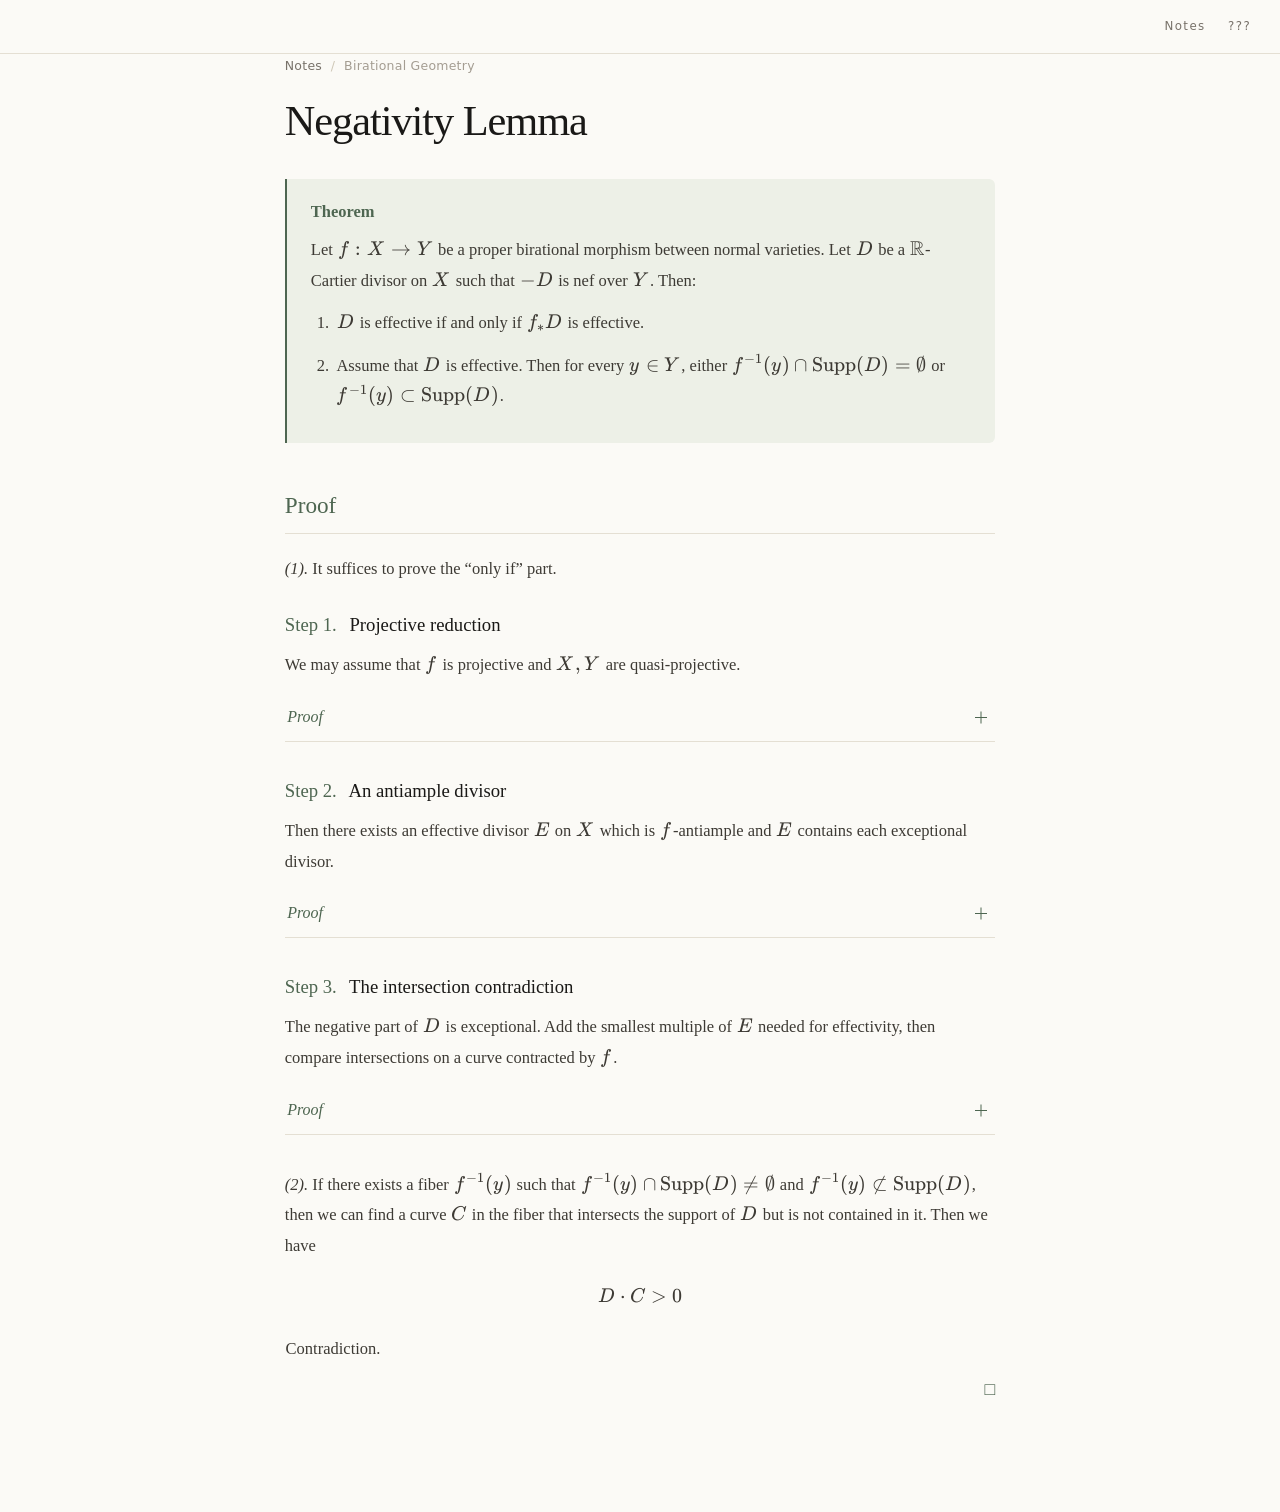
<file: site/notes/negativity.html>
<!DOCTYPE html><html lang="en"><head><meta charset="utf-8">
<meta name="viewport" content="width=device-width,initial-scale=1"><title>Negativity Lemma</title>
<style>
:root{--paper:#fbfaf6;--paper2:#f3f0e8;--ink:#1a1917;--soft:#3d3a34;--muted:#78726a;
--faint:#a49d92;--rule:#e4dfd3;--rule2:#cec7b7;--accent:#9a3b2c;--tint:rgba(154,59,44,.045);}
*{box-sizing:border-box}
body{margin:0;background:var(--paper);color:var(--soft);font-family:"Source Serif 4",Georgia,serif;
font-size:16.5px;line-height:1.8;-webkit-font-smoothing:antialiased}
a{color:var(--accent);text-decoration:underline;text-underline-offset:.2em;text-decoration-color:rgba(154,59,44,.3)}
.wrap{max-width:46rem;margin:0 auto;padding:0 1.8rem}
.topnav{display:flex;align-items:center;justify-content:space-between;gap:2rem;position:sticky;top:0;z-index:9;
background:rgba(251,250,246,.92);backdrop-filter:blur(8px);border-bottom:1px solid var(--rule);
padding:1rem 1.8rem;font-family:system-ui,sans-serif}
.brand{font-size:.95rem;letter-spacing:.18em;font-weight:600;color:var(--ink);text-decoration:none}
.topnav nav{display:flex;gap:1.4rem;font-size:.74rem;letter-spacing:.12em;margin-left:auto}
.topnav nav a{color:var(--muted);text-decoration:none}
.topnav nav a:hover{color:var(--accent)}
.topnav nav button{font:inherit;background:none;border:0;padding:0;color:var(--muted);cursor:pointer;letter-spacing:inherit}
.topnav nav button:hover{color:var(--accent)}
.hero{padding:5.5rem 0 3.5rem}
.hero h1{margin:0 0 .9rem;font-size:clamp(2.6rem,6vw,4rem);letter-spacing:-.02em;line-height:1.1;color:var(--ink)}
.hero p{margin:0;color:var(--muted);font-size:1rem;max-width:30rem}
section{padding:3.2rem 0;border-top:1px solid var(--rule)}
.shead{display:flex;align-items:baseline;gap:.9rem;margin-bottom:1.7rem}
.snum{font-family:system-ui,sans-serif;font-size:.7rem;letter-spacing:.12em;color:var(--accent)}
.shead h2{margin:0;font-size:1.05rem;font-weight:600;letter-spacing:.02em;color:var(--ink)}
.shead span.note{margin-left:auto;font-family:system-ui,sans-serif;font-size:.72rem;color:var(--faint)}
.group{margin:1.6rem 0 0}
.glabel{display:flex;align-items:center;gap:.75rem;font-family:system-ui,sans-serif;font-size:1.06rem;
font-weight:700;letter-spacing:.1em;text-transform:uppercase;color:var(--ink);margin:2.3rem 0 .85rem}
.glabel::before{content:"";width:22px;height:2px;background:var(--accent);flex:none}
.glabel:first-child{margin-top:.2rem}
.row{display:flex;align-items:baseline;gap:1rem;padding:.62rem 0;border-bottom:1px solid var(--rule);
text-decoration:none;color:inherit}
.row:last-child{border-bottom:0}
.row:hover .t{color:var(--accent)}
.row .t{font-size:1rem;color:var(--ink);transition:color .15s}
.row .meta{margin-left:auto;font-family:system-ui,sans-serif;font-size:.7rem;letter-spacing:.1em;color:var(--faint)}
.row .arrow{color:var(--faint);font-size:.8rem}
.row:hover .arrow{color:var(--accent)}
.empty{font-size:.9rem;color:var(--faint);padding:.5rem 0}
.about p{margin:0 0 .5rem;color:var(--muted);font-size:.95rem}
.about a{text-decoration:none;border-bottom:1px solid rgba(154,59,44,.28)}
footer{max-width:46rem;margin:0 auto;padding:2.6rem 1.8rem 4rem;color:var(--faint);
font-family:system-ui,sans-serif;font-size:.72rem;letter-spacing:.06em}
.crumb{font-family:system-ui,sans-serif;font-size:.78rem;letter-spacing:.02em;
color:var(--faint);margin:2.6rem 0 1.4rem}
.crumb a{color:var(--muted);text-decoration:none}
.crumb span{margin:0 .55rem;color:var(--rule2)}
main.article{max-width:44rem;margin:0 auto;padding:0 1.8rem 6rem}
.article h1{font-size:2rem;margin:.4rem 0 1.2rem;line-height:1.25;color:var(--ink)}
.article h2{font-size:1.3rem;margin:2.5rem 0 1rem;padding-bottom:.4rem;border-bottom:1px solid var(--rule);color:var(--ink)}
.article h3{font-size:1.06rem;margin:1.8rem 0 .6rem;color:var(--ink)}
.article p{margin:0 0 1.05rem;text-align:justify}
.header-section-number{font-family:system-ui,sans-serif;font-size:.78em;color:var(--faint);margin-right:.5em}
.stmt{margin:1.7rem 0;padding:1rem 1.3rem;border-left:2px solid var(--rule2)}
.stmt-theorem,.stmt-lemma,.stmt-proposition,.stmt-corollary{border-left-color:var(--accent);background:var(--tint)}
.stmt-definition{border-left-color:#35506f;background:rgba(53,80,111,.045)}
.stmt-head{display:flex;gap:.5rem;align-items:baseline;margin-bottom:.6rem;font-family:system-ui,sans-serif}
.stmt-kind{font-size:.74rem;font-weight:700;letter-spacing:.14em;color:var(--muted)}
.stmt-num{font-size:.78rem;font-weight:600;color:var(--muted)}
.stmt-theorem .stmt-kind,.stmt-theorem .stmt-num,.stmt-lemma .stmt-kind,.stmt-lemma .stmt-num{color:var(--accent)}
.stmt>p:last-child{margin-bottom:0}
.proof{margin:1.1rem 0 1.8rem;padding-left:1.2rem;border-left:1px solid var(--rule)}
.proof-head{font-family:system-ui,sans-serif;font-size:.72rem;font-weight:600;letter-spacing:.2em;color:var(--faint);margin-bottom:.5rem}
.eq{text-align:center;margin:1.4rem 0}.eq p{text-align:center;margin:0}
a.xref{text-decoration:none;border-bottom:1px solid rgba(154,59,44,.3)}
.math-source{margin:0 .05em}
.math-source.katex-display{margin:1.4rem 0;overflow-x:auto;overflow-y:hidden}
.katex{font-size:1.04em}

/* make4ht 输出的排版映射 */
/* pandoc 生成的定理块 */
.proposition,.lemma,.theorem,.corollary{margin:1.7rem 0;padding:1rem 1.3rem;border-left:2px solid var(--accent);background:var(--tint)}
.definition{margin:1.7rem 0;padding:1rem 1.3rem;border-left:2px solid #35506f;background:rgba(53,80,111,.045)}
.example,.remark{margin:1.7rem 0;padding:1rem 1.3rem;border-left:2px solid var(--rule2)}
.proposition p,.lemma p,.theorem p,.definition p,.example p,.remark p{margin:0 0 .6rem}
.proposition p:last-child,.lemma p:last-child,.theorem p:last-child,.definition p:last-child,
.example p:last-child,.remark p:last-child{margin-bottom:0}
.proof{margin:1.1rem 0 1.8rem;padding-left:1.2rem;border-left:1px solid var(--rule)}
.newtheorem{margin:1.6rem 0;padding:1rem 1.3rem;border-left:2px solid var(--rule2)}
.newtheorem .head{display:block;margin-bottom:.45rem;font-family:system-ui,sans-serif;font-size:.8rem;
font-weight:700;letter-spacing:.08em;color:var(--accent)}
.cmbx-12,.cmbx-10,.cmbx-9,.cmbx-8{font-weight:600}
.cmti-12,.cmti-10,.cmti-9,.cmti-8,.cmsl-12{font-style:italic}
.qopname{font-style:normal}
.titlemark{display:none}
h3.sectionHead{font-size:1.7rem;margin:0 0 1.2rem;padding-bottom:.5rem;border-bottom:1px solid var(--rule);color:var(--ink)}
h4.subsectionHead{font-size:1.22rem;margin:2.2rem 0 .8rem;font-weight:600;color:var(--ink)}
h5.subsubsectionHead{font-size:1.05rem;margin:1.8rem 0 .6rem;font-weight:600;color:var(--ink)}
.article p.noindent,.article p.indent{margin:0 0 1.05rem}
.article img{max-width:100%;height:auto;display:block;margin:1.4rem auto}
.article .newtheorem p:last-child{margin-bottom:0}

.article h4{font-size:1rem;margin:1.5rem 0 .5rem;font-weight:600;color:var(--ink)}
.article h5{font-size:.96rem;margin:1.2rem 0 .4rem;font-weight:600;color:var(--ink)}
.notelayout{max-width:64rem;margin:0 auto;padding:0 1.8rem;display:grid;
grid-template-columns:minmax(0,1fr) 13rem;gap:2.5rem;align-items:start}
.notelayout main.article{max-width:none;margin:0;padding:0 0 6rem}
.notetoc{position:sticky;top:4.2rem;padding-top:3.4rem;font-family:system-ui,sans-serif;font-size:.78rem;line-height:1.55}
.notetoc .side-label{margin:0 0 .7rem;font-size:.66rem;letter-spacing:.18em;text-transform:uppercase;color:var(--faint)}
.notetoc ul{list-style:none;margin:0;padding:0}
.notetoc ul ul{padding-left:.85rem}
.notetoc li{margin:0}
.notetoc a{display:block;padding:.22rem 0 .22rem .75rem;border-left:1px solid var(--rule);
color:var(--muted);text-decoration:none}
.notetoc a:hover{color:var(--ink)}
@media(max-width:1000px){.notelayout{grid-template-columns:1fr;padding:0 1.2rem}.notetoc{display:none}
.notelayout main.article{padding:0 0 4rem}}
.pdf-meta{font-family:system-ui,sans-serif;font-size:.78rem;color:var(--muted);margin:0 0 1rem}
.pdf-view{width:100%;height:78vh;border:1px solid var(--rule);border-radius:6px;background:var(--paper2)}
.pdf-fallback{font-size:.9rem;color:var(--muted);padding:1rem}
@media(max-width:760px){.pdf-view{height:65vh}}
@media(max-width:640px){.topnav{padding:.9rem 1.2rem}.topnav nav{gap:.9rem;font-size:.68rem}
.hero{padding:3.4rem 0 2.4rem}.row .meta{display:none}}

/* Step overview followed immediately by a collapsible full proof. */
.negativity-note .crumb a{text-transform:none}
.notelayout main.article.negativity-note{padding-inline:0}
main.article.negativity-note{max-width:48rem;padding-bottom:7rem;--note-green:#4e6651;--note-wash:#edf0e7}
.negativity-note h1{font-size:clamp(2rem,5vw,2.65rem);font-weight:500;letter-spacing:-.025em;margin:.4rem 0 2rem}
.negativity-note p{line-height:1.85;text-align:left;overflow-wrap:break-word}
.negativity-note .note-statement{padding:1.3rem 1.5rem;margin:0 0 2.7rem;border:0;border-left:2px solid var(--note-green);border-radius:0 6px 6px 0;background:var(--note-wash)}
.negativity-note .note-statement h2{font:bold 1.03rem/1.5 Georgia,serif;color:var(--note-green);border:0;margin:0 0 .65rem;padding:0}
.negativity-note .note-statement p{margin:0 0 .75rem}
.negativity-note .note-statement ol{margin:.6rem 0 0;padding-left:1.4rem}
.negativity-note .note-statement li{padding-left:.2rem;margin:.65rem 0}
.negativity-note .note-statement li:last-child p{margin-bottom:0}
.negativity-note .proof-chapter{padding:0;border:0}
.negativity-note .proof-chapter>h2{font:400 1.45rem/1.5 Georgia,serif;color:var(--note-green);margin:2.8rem 0 1.25rem;padding:0 0 .65rem}
.negativity-note .proof-step{margin:1.65rem 0 2.2rem;padding:0;border:0}
.negativity-note .proof-step h3{font:400 1.17rem/1.5 Georgia,serif;color:var(--ink);margin:0 0 .7rem}
.negativity-note .step-number{color:var(--note-green);margin-right:.5rem}
.negativity-note .step-overview{margin:0 0 .75rem}
.negativity-note .proof-fold{margin:0;padding:0;border-bottom:1px solid var(--rule);min-width:0}
.negativity-note .proof-fold>summary{display:flex;align-items:center;justify-content:space-between;gap:1rem;list-style:none;cursor:pointer;color:var(--note-green);font:italic 1rem/1.5 Georgia,serif;padding:.7rem .15rem;min-height:48px}
.negativity-note .proof-fold>summary::-webkit-details-marker{display:none}
.negativity-note .proof-fold>summary:hover{color:var(--ink)}
.negativity-note .proof-fold>summary:focus-visible{outline:2px solid var(--note-green);outline-offset:4px;border-radius:2px}
.negativity-note .fold-icon{position:relative;width:24px;height:24px;flex:none}
.negativity-note .fold-icon::before,.negativity-note .fold-icon::after{content:"";position:absolute;width:12px;height:1px;background:currentColor;left:6px;top:12px}
.negativity-note .fold-icon::after{transform:rotate(90deg)}
.negativity-note .proof-fold[open] .fold-icon::after{display:none}
.negativity-note .proof-content{padding:.7rem .15rem 1.1rem;min-width:0}
.negativity-note .proof-content p{margin:0 0 1rem}
.negativity-note .qed{display:block;text-align:right;line-height:1;font-size:1.1rem;color:var(--note-green);margin:.3rem 0 .1rem}
.negativity-note :is(h2,h3,section,details,[id]){scroll-margin-top:5rem}
.negativity-note .math-source>.katex-display{margin:1.2rem 0;padding:.25rem 0;overflow-x:auto;overflow-y:hidden;max-width:100%}
@media(max-width:600px){main.article.negativity-note{padding-inline:1.2rem}.negativity-note .note-statement{padding:1rem 1.1rem}.negativity-note .proof-step{margin:1.4rem 0 1.8rem}.negativity-note .proof-chapter{padding:0;border:0}
.negativity-note .proof-chapter>h2{margin-top:2.2rem;font-size:1.3rem}.negativity-note .proof-step h3{font-size:1.08rem}}
.negativity-note .proof-conclusion{margin-top:2rem}
.notelayout.without-toc{display:block;max-width:48rem}
</style><link rel="stylesheet" href="../assets/katex/katex.min.css"><link rel="stylesheet" href="../assets/css/note-toc.css?v=1"></head><body>
<header class="topnav"><nav><a href="../index.html#note">Notes</a><button id="egg" type="button" title="彩蛋" aria-label="彩蛋">???</button></nav></header>
<div class="notelayout without-toc"><main class="article negativity-note"><p class="crumb"><a href="../index.html">Notes</a><span>/</span>Birational Geometry</p><h1 id="page-title">Negativity Lemma</h1>
<section class="note-statement" id="statement" aria-labelledby="theorem-title"><h2 id="theorem-title">Theorem</h2><p>Let <math display="inline" xmlns="http://www.w3.org/1998/Math/MathML"><semantics><mrow><mi>f</mi><mo>:</mo><mi>X</mi><mo>→</mo><mi>Y</mi></mrow><annotation encoding="application/x-tex">f:X\to Y</annotation></semantics></math> be a proper birational morphism between normal varieties. Let <math display="inline" xmlns="http://www.w3.org/1998/Math/MathML"><semantics><mi>D</mi><annotation encoding="application/x-tex">D</annotation></semantics></math> be a <math display="inline" xmlns="http://www.w3.org/1998/Math/MathML"><semantics><mi mathvariant="double-struck">ℝ</mi><annotation encoding="application/x-tex">\mathbb R</annotation></semantics></math>-Cartier divisor on <math display="inline" xmlns="http://www.w3.org/1998/Math/MathML"><semantics><mi>X</mi><annotation encoding="application/x-tex">X</annotation></semantics></math> such that <math display="inline" xmlns="http://www.w3.org/1998/Math/MathML"><semantics><mrow><mi>−</mi><mi>D</mi></mrow><annotation encoding="application/x-tex">-D</annotation></semantics></math> is nef over <math display="inline" xmlns="http://www.w3.org/1998/Math/MathML"><semantics><mi>Y</mi><annotation encoding="application/x-tex">Y</annotation></semantics></math>. Then:</p>

<ol>

<li><p><math display="inline" xmlns="http://www.w3.org/1998/Math/MathML"><semantics><mi>D</mi><annotation encoding="application/x-tex">D</annotation></semantics></math> is effective if and only if <math display="inline" xmlns="http://www.w3.org/1998/Math/MathML"><semantics><mrow><msub><mi>f</mi><mo>*</mo></msub><mi>D</mi></mrow><annotation encoding="application/x-tex">f_*D</annotation></semantics></math> is effective.</p></li>

<li><p>Assume that <math display="inline" xmlns="http://www.w3.org/1998/Math/MathML"><semantics><mi>D</mi><annotation encoding="application/x-tex">D</annotation></semantics></math> is effective. Then for every <math display="inline" xmlns="http://www.w3.org/1998/Math/MathML"><semantics><mrow><mi>y</mi><mo>∈</mo><mi>Y</mi></mrow><annotation encoding="application/x-tex">y\in Y</annotation></semantics></math>, either <math display="inline" xmlns="http://www.w3.org/1998/Math/MathML"><semantics><mrow><msup><mi>f</mi><mrow><mi>−</mi><mn>1</mn></mrow></msup><mo stretchy="false" form="prefix">(</mo><mi>y</mi><mo stretchy="false" form="postfix">)</mo><mo>∩</mo><mrow><mi mathvariant="normal">Supp</mi><mo>&#8289;</mo></mrow><mo stretchy="false" form="prefix">(</mo><mi>D</mi><mo stretchy="false" form="postfix">)</mo><mo>=</mo><mi>∅</mi></mrow><annotation encoding="application/x-tex">f^{-1}(y)\cap \operatorname{Supp}(D)=\emptyset</annotation></semantics></math> or <math display="inline" xmlns="http://www.w3.org/1998/Math/MathML"><semantics><mrow><msup><mi>f</mi><mrow><mi>−</mi><mn>1</mn></mrow></msup><mo stretchy="false" form="prefix">(</mo><mi>y</mi><mo stretchy="false" form="postfix">)</mo><mo>⊂</mo><mrow><mi mathvariant="normal">Supp</mi><mo>&#8289;</mo></mrow><mo stretchy="false" form="prefix">(</mo><mi>D</mi><mo stretchy="false" form="postfix">)</mo></mrow><annotation encoding="application/x-tex">f^{-1}(y)\subset \operatorname{Supp}(D)</annotation></semantics></math>.</p></li>

</ol></section>
<section class="proof-chapter" id="proof1"><span id="details-of-proof-of-1" aria-hidden="true"></span><h2>Proof</h2><p><em>(1).</em> It suffices to prove the “only if” part.</p><section class="proof-step" id="step-assume"><span id="section" aria-hidden="true"></span><h3><span class="step-number">Step 1.</span> Projective reduction</h3><p class="step-overview">We may assume that <math display="inline" xmlns="http://www.w3.org/1998/Math/MathML"><semantics><mi>f</mi><annotation encoding="application/x-tex">f</annotation></semantics></math> is projective and <math display="inline" xmlns="http://www.w3.org/1998/Math/MathML"><semantics><mrow><mi>X</mi><mo>,</mo><mi>Y</mi></mrow><annotation encoding="application/x-tex">X,Y</annotation></semantics></math> are quasi-projective.</p><details class="proof-fold" id="proof-step-1"><summary aria-controls="proof-step-1-body" aria-label="Proof of step 1"><span>Proof</span><span class="fold-icon" aria-hidden="true"></span></summary><div class="proof-content" id="proof-step-1-body"><p>By <a href="Chow&#39;s_Lemma.qmd#statement">Chow’s lemma</a>, we obtain a projective birational morphisms <math display="inline" xmlns="http://www.w3.org/1998/Math/MathML"><semantics><mrow><mi>π</mi><mo>:</mo><msup><mi>X</mi><mo>′</mo></msup><mo>→</mo><mi>X</mi></mrow><annotation encoding="application/x-tex">\pi:X&#39;\to X</annotation></semantics></math> and <math display="inline" xmlns="http://www.w3.org/1998/Math/MathML"><semantics><mrow><msup><mi>f</mi><mo>′</mo></msup><mo>:</mo><msup><mi>X</mi><mo>′</mo></msup><mo>→</mo><mi>Y</mi></mrow><annotation encoding="application/x-tex">f&#39;:X&#39;\to Y</annotation></semantics></math>. Let <math display="inline" xmlns="http://www.w3.org/1998/Math/MathML"><semantics><mi>B</mi><annotation encoding="application/x-tex">B</annotation></semantics></math> be an effective divisor on <math display="inline" xmlns="http://www.w3.org/1998/Math/MathML"><semantics><msup><mi>X</mi><mo>′</mo></msup><annotation encoding="application/x-tex">X&#39;</annotation></semantics></math>, then <math display="inline" xmlns="http://www.w3.org/1998/Math/MathML"><semantics><mrow><msub><mi>π</mi><mo>*</mo></msub><mi>B</mi></mrow><annotation encoding="application/x-tex">\pi_*B</annotation></semantics></math> is again effective. So we may assume that <math display="inline" xmlns="http://www.w3.org/1998/Math/MathML"><semantics><mi>f</mi><annotation encoding="application/x-tex">f</annotation></semantics></math> is projective. Let <math display="inline" xmlns="http://www.w3.org/1998/Math/MathML"><semantics><mrow><mi>U</mi><mo>⊂</mo><mi>Y</mi></mrow><annotation encoding="application/x-tex">U\subset Y</annotation></semantics></math> be an affine open subset which meets each component of <math display="inline" xmlns="http://www.w3.org/1998/Math/MathML"><semantics><mrow><msub><mi>f</mi><mo>*</mo></msub><mi>D</mi></mrow><annotation encoding="application/x-tex">f_*D</annotation></semantics></math>. Replacing <math display="inline" xmlns="http://www.w3.org/1998/Math/MathML"><semantics><mi>Y</mi><annotation encoding="application/x-tex">Y</annotation></semantics></math> by <math display="inline" xmlns="http://www.w3.org/1998/Math/MathML"><semantics><mi>U</mi><annotation encoding="application/x-tex">U</annotation></semantics></math> we may assume that <math display="inline" xmlns="http://www.w3.org/1998/Math/MathML"><semantics><mi>Y</mi><annotation encoding="application/x-tex">Y</annotation></semantics></math> is affine. Then <math display="inline" xmlns="http://www.w3.org/1998/Math/MathML"><semantics><mrow><mi>X</mi><mo>,</mo><mi>Y</mi></mrow><annotation encoding="application/x-tex">X,Y</annotation></semantics></math> are quasi-projective.</p><span class="qed" aria-label="End of proof">□</span></div></details></section>
<section class="proof-step" id="step-antiample"><span id="section-1" aria-hidden="true"></span><h3><span class="step-number">Step 2.</span> An antiample divisor</h3><p class="step-overview">Then there exists an effective divisor <math display="inline" xmlns="http://www.w3.org/1998/Math/MathML"><semantics><mi>E</mi><annotation encoding="application/x-tex">E</annotation></semantics></math> on <math display="inline" xmlns="http://www.w3.org/1998/Math/MathML"><semantics><mi>X</mi><annotation encoding="application/x-tex">X</annotation></semantics></math> which is <math display="inline" xmlns="http://www.w3.org/1998/Math/MathML"><semantics><mi>f</mi><annotation encoding="application/x-tex">f</annotation></semantics></math>-antiample and <math display="inline" xmlns="http://www.w3.org/1998/Math/MathML"><semantics><mi>E</mi><annotation encoding="application/x-tex">E</annotation></semantics></math> contains each exceptional divisor.</p><details class="proof-fold" id="proof-step-2"><summary aria-controls="proof-step-2-body" aria-label="Proof of step 2"><span>Proof</span><span class="fold-icon" aria-hidden="true"></span></summary><div class="proof-content" id="proof-step-2-body"><p>Let <math display="inline" xmlns="http://www.w3.org/1998/Math/MathML"><semantics><mi mathvariant="script">ℒ</mi><annotation encoding="application/x-tex">\mathcal{L}</annotation></semantics></math> be an <math display="inline" xmlns="http://www.w3.org/1998/Math/MathML"><semantics><mi>f</mi><annotation encoding="application/x-tex">f</annotation></semantics></math>-ample line bundle on <math display="inline" xmlns="http://www.w3.org/1998/Math/MathML"><semantics><mi>X</mi><annotation encoding="application/x-tex">X</annotation></semantics></math>. Since <math display="inline" xmlns="http://www.w3.org/1998/Math/MathML"><semantics><mi>Y</mi><annotation encoding="application/x-tex">Y</annotation></semantics></math> is affine by assumption, there exists a nonzero element <math display="inline" xmlns="http://www.w3.org/1998/Math/MathML"><semantics><mi>s</mi><annotation encoding="application/x-tex">s</annotation></semantics></math> in <math display="inline" xmlns="http://www.w3.org/1998/Math/MathML"><semantics><mrow><msup><mi>H</mi><mn>0</mn></msup><mo stretchy="false" form="prefix">(</mo><mi>Y</mi><mo>,</mo><msub><mi>f</mi><mo>*</mo></msub><msup><mi mathvariant="script">ℒ</mi><mrow><mi>−</mi><mn>1</mn></mrow></msup><mo stretchy="false" form="postfix">)</mo><mo>=</mo><msup><mi>H</mi><mn>0</mn></msup><mo stretchy="false" form="prefix">(</mo><mi>X</mi><mo>,</mo><msup><mi mathvariant="script">ℒ</mi><mrow><mi>−</mi><mn>1</mn></mrow></msup><mo stretchy="false" form="postfix">)</mo></mrow><annotation encoding="application/x-tex">H^0(Y,f_*\mathcal{L}^{-1})=H^0(X,\mathcal{L}^{-1})</annotation></semantics></math>. Let <math display="inline" xmlns="http://www.w3.org/1998/Math/MathML"><semantics><mrow><mi>E</mi><mo>:=</mo><mrow><mi mathvariant="normal">div</mi><mo>&#8289;</mo></mrow><mo stretchy="false" form="prefix">(</mo><mi>s</mi><mo stretchy="false" form="postfix">)</mo></mrow><annotation encoding="application/x-tex">E:=\operatorname{div}(s)</annotation></semantics></math>, we see that <math display="inline" xmlns="http://www.w3.org/1998/Math/MathML"><semantics><mrow><mi>−</mi><mi>E</mi></mrow><annotation encoding="application/x-tex">-E</annotation></semantics></math> is <math display="inline" xmlns="http://www.w3.org/1998/Math/MathML"><semantics><mi>f</mi><annotation encoding="application/x-tex">f</annotation></semantics></math>-ample.</p><p>To show that <math display="inline" xmlns="http://www.w3.org/1998/Math/MathML"><semantics><mi>E</mi><annotation encoding="application/x-tex">E</annotation></semantics></math> contains each exceptional divisor, note that each exceptional divisor is covered by curves contracted by <math display="inline" xmlns="http://www.w3.org/1998/Math/MathML"><semantics><mi>f</mi><annotation encoding="application/x-tex">f</annotation></semantics></math>. Let <math display="inline" xmlns="http://www.w3.org/1998/Math/MathML"><semantics><mi>C</mi><annotation encoding="application/x-tex">C</annotation></semantics></math> be such a curve. If <math display="inline" xmlns="http://www.w3.org/1998/Math/MathML"><semantics><mrow><mi>C</mi><mo>⊄</mo><mrow><mi mathvariant="normal">Supp</mi><mo>&#8289;</mo></mrow><mo stretchy="false" form="prefix">(</mo><mi>E</mi><mo stretchy="false" form="postfix">)</mo></mrow><annotation encoding="application/x-tex">C\not\subset \operatorname{Supp}(E)</annotation></semantics></math>, the intersection number <math display="inline" xmlns="http://www.w3.org/1998/Math/MathML"><semantics><mrow><mi>E</mi><mo>⋅</mo><mi>C</mi></mrow><annotation encoding="application/x-tex">E\cdot C</annotation></semantics></math> must be non-negative. But <math display="inline" xmlns="http://www.w3.org/1998/Math/MathML"><semantics><mrow><mi>−</mi><mi>E</mi></mrow><annotation encoding="application/x-tex">-E</annotation></semantics></math> is relatively ample over <math display="inline" xmlns="http://www.w3.org/1998/Math/MathML"><semantics><mi>Y</mi><annotation encoding="application/x-tex">Y</annotation></semantics></math> and hence we have <math display="inline" xmlns="http://www.w3.org/1998/Math/MathML"><semantics><mrow><mi>E</mi><mo>⋅</mo><mi>C</mi><mo>&lt;</mo><mn>0</mn></mrow><annotation encoding="application/x-tex">E\cdot C&lt;0</annotation></semantics></math>, a contradiction. So we have <math display="inline" xmlns="http://www.w3.org/1998/Math/MathML"><semantics><mrow><mi>C</mi><mo>⊂</mo><mrow><mi mathvariant="normal">Supp</mi><mo>&#8289;</mo></mrow><mo stretchy="false" form="prefix">(</mo><mi>E</mi><mo stretchy="false" form="postfix">)</mo></mrow><annotation encoding="application/x-tex">C\subset \operatorname{Supp}(E)</annotation></semantics></math> and therefore <math display="inline" xmlns="http://www.w3.org/1998/Math/MathML"><semantics><mi>E</mi><annotation encoding="application/x-tex">E</annotation></semantics></math> contains each exceptional divisor.</p><span class="qed" aria-label="End of proof">□</span></div></details></section>
<section class="proof-step" id="step-curve"><span id="section-2" aria-hidden="true"></span><h3><span class="step-number">Step 3.</span> The intersection contradiction</h3><p class="step-overview">The negative part of <math display="inline" xmlns="http://www.w3.org/1998/Math/MathML"><semantics><mi>D</mi><annotation encoding="application/x-tex">D</annotation></semantics></math> is exceptional. Add the smallest multiple of <math display="inline" xmlns="http://www.w3.org/1998/Math/MathML"><semantics><mi>E</mi><annotation encoding="application/x-tex">E</annotation></semantics></math> needed for effectivity, then compare intersections on a curve contracted by <math display="inline" xmlns="http://www.w3.org/1998/Math/MathML"><semantics><mi>f</mi><annotation encoding="application/x-tex">f</annotation></semantics></math>.</p><details class="proof-fold" id="proof-step-3"><summary aria-controls="proof-step-3-body" aria-label="Proof of step 3"><span>Proof</span><span class="fold-icon" aria-hidden="true"></span></summary><div class="proof-content" id="proof-step-3-body"><p>Let <math display="inline" xmlns="http://www.w3.org/1998/Math/MathML"><semantics><mrow><mi>D</mi><mo>=</mo><msup><mi>D</mi><mo>+</mo></msup><mo>−</mo><msup><mi>D</mi><mo>−</mo></msup></mrow><annotation encoding="application/x-tex">D=D^+-D^-</annotation></semantics></math> where <math display="inline" xmlns="http://www.w3.org/1998/Math/MathML"><semantics><mrow><msup><mi>D</mi><mo>+</mo></msup><mo>,</mo><msup><mi>D</mi><mo>−</mo></msup></mrow><annotation encoding="application/x-tex">D^+,D^-</annotation></semantics></math> are effective. We see that <math display="inline" xmlns="http://www.w3.org/1998/Math/MathML"><semantics><msup><mi>D</mi><mo>−</mo></msup><annotation encoding="application/x-tex">D^-</annotation></semantics></math> is exceptional since <math display="inline" xmlns="http://www.w3.org/1998/Math/MathML"><semantics><mrow><msub><mi>f</mi><mo>*</mo></msub><mi>D</mi></mrow><annotation encoding="application/x-tex">f_*D</annotation></semantics></math> is effective. Let <math display="inline" xmlns="http://www.w3.org/1998/Math/MathML"><semantics><mi>e</mi><annotation encoding="application/x-tex">e</annotation></semantics></math> be the minimal non-negative number such that <math display="inline" xmlns="http://www.w3.org/1998/Math/MathML"><semantics><mrow><mi>D</mi><mo>+</mo><mi>e</mi><mi>E</mi></mrow><annotation encoding="application/x-tex">D+eE</annotation></semantics></math> is effective.</p><p>Then there exists an prime divisor <math display="inline" xmlns="http://www.w3.org/1998/Math/MathML"><semantics><mi>F</mi><annotation encoding="application/x-tex">F</annotation></semantics></math> whose coefficient is positive in <math display="inline" xmlns="http://www.w3.org/1998/Math/MathML"><semantics><mi>D</mi><annotation encoding="application/x-tex">D</annotation></semantics></math> but is zero in <math display="inline" xmlns="http://www.w3.org/1998/Math/MathML"><semantics><mrow><mi>D</mi><mo>+</mo><mi>e</mi><mi>E</mi></mrow><annotation encoding="application/x-tex">D+eE</annotation></semantics></math>. Then there exists a curve <math display="inline" xmlns="http://www.w3.org/1998/Math/MathML"><semantics><mrow><mi>C</mi><mo>⊂</mo><mi>F</mi></mrow><annotation encoding="application/x-tex">C\subset F</annotation></semantics></math> which is contracted by <math display="inline" xmlns="http://www.w3.org/1998/Math/MathML"><semantics><mi>f</mi><annotation encoding="application/x-tex">f</annotation></semantics></math> and not contained in the support of <math display="inline" xmlns="http://www.w3.org/1998/Math/MathML"><semantics><mrow><mi>D</mi><mo>+</mo><mi>e</mi><mi>E</mi></mrow><annotation encoding="application/x-tex">D+eE</annotation></semantics></math>. Hecne we have <math display="inline" xmlns="http://www.w3.org/1998/Math/MathML"><semantics><mrow><mo stretchy="false" form="prefix">(</mo><mi>D</mi><mo>+</mo><mi>e</mi><mi>E</mi><mo stretchy="false" form="postfix">)</mo><mo>⋅</mo><mi>C</mi><mo>≥</mo><mn>0</mn></mrow><annotation encoding="application/x-tex">(D+eE)\cdot C\ge 0</annotation></semantics></math>. But <math display="inline" xmlns="http://www.w3.org/1998/Math/MathML"><semantics><mrow><mi>−</mi><mi>D</mi></mrow><annotation encoding="application/x-tex">-D</annotation></semantics></math> is <math display="inline" xmlns="http://www.w3.org/1998/Math/MathML"><semantics><mi>f</mi><annotation encoding="application/x-tex">f</annotation></semantics></math>-nef and <math display="inline" xmlns="http://www.w3.org/1998/Math/MathML"><semantics><mrow><mi>−</mi><mi>E</mi></mrow><annotation encoding="application/x-tex">-E</annotation></semantics></math> is <math display="inline" xmlns="http://www.w3.org/1998/Math/MathML"><semantics><mi>f</mi><annotation encoding="application/x-tex">f</annotation></semantics></math>-ample, we obtain that <math display="block" xmlns="http://www.w3.org/1998/Math/MathML"><semantics><mrow><mo stretchy="false" form="prefix">(</mo><mi>D</mi><mo>+</mo><mi>e</mi><mi>E</mi><mo stretchy="false" form="postfix">)</mo><mo>⋅</mo><mi>C</mi><mo>&lt;</mo><mn>0</mn></mrow><annotation encoding="application/x-tex">(D+eE)\cdot C&lt;0</annotation></semantics></math> a contradiction.</p><span class="qed" aria-label="End of proof">□</span></div></details></section>
<div class="proof-conclusion" id="proof2"><span id="step-fibre" aria-hidden="true"></span><span id="proof-fibre" aria-hidden="true"></span><div id="proof-fibre-body"><p><em>(2).</em> If there exists a fiber <math display="inline" xmlns="http://www.w3.org/1998/Math/MathML"><semantics><mrow><msup><mi>f</mi><mrow><mi>−</mi><mn>1</mn></mrow></msup><mo stretchy="false" form="prefix">(</mo><mi>y</mi><mo stretchy="false" form="postfix">)</mo></mrow><annotation encoding="application/x-tex">f^{-1}(y)</annotation></semantics></math> such that <math display="inline" xmlns="http://www.w3.org/1998/Math/MathML"><semantics><mrow><msup><mi>f</mi><mrow><mi>−</mi><mn>1</mn></mrow></msup><mo stretchy="false" form="prefix">(</mo><mi>y</mi><mo stretchy="false" form="postfix">)</mo><mo>∩</mo><mrow><mi mathvariant="normal">Supp</mi><mo>&#8289;</mo></mrow><mo stretchy="false" form="prefix">(</mo><mi>D</mi><mo stretchy="false" form="postfix">)</mo><mo>≠</mo><mi>∅</mi></mrow><annotation encoding="application/x-tex">f^{-1}(y)\cap \operatorname{Supp}(D)\not=\emptyset</annotation></semantics></math> and <math display="inline" xmlns="http://www.w3.org/1998/Math/MathML"><semantics><mrow><msup><mi>f</mi><mrow><mi>−</mi><mn>1</mn></mrow></msup><mo stretchy="false" form="prefix">(</mo><mi>y</mi><mo stretchy="false" form="postfix">)</mo><mo>⊄</mo><mrow><mi mathvariant="normal">Supp</mi><mo>&#8289;</mo></mrow><mo stretchy="false" form="prefix">(</mo><mi>D</mi><mo stretchy="false" form="postfix">)</mo></mrow><annotation encoding="application/x-tex">f^{-1}(y)\not\subset \operatorname{Supp}(D)</annotation></semantics></math>, then we can find a curve <math display="inline" xmlns="http://www.w3.org/1998/Math/MathML"><semantics><mi>C</mi><annotation encoding="application/x-tex">C</annotation></semantics></math> in the fiber that intersects the support of <math display="inline" xmlns="http://www.w3.org/1998/Math/MathML"><semantics><mi>D</mi><annotation encoding="application/x-tex">D</annotation></semantics></math> but is not contained in it. Then we have <math display="block" xmlns="http://www.w3.org/1998/Math/MathML"><semantics><mrow><mi>D</mi><mo>⋅</mo><mi>C</mi><mo>&gt;</mo><mn>0</mn></mrow><annotation encoding="application/x-tex">D\cdot C&gt;0</annotation></semantics></math> Contradiction.</p><span class="qed" aria-label="End of proof">□</span></div></div></section></main></div>
<canvas id="fx" style="position:fixed;inset:0;pointer-events:none;z-index:9998"></canvas>
<div id="fx-flash" style="position:fixed;inset:0;pointer-events:none;z-index:9997;opacity:0;
  background:radial-gradient(circle at 50% 42%, rgba(255,246,214,.95) 0%, rgba(255,214,140,.45) 22%,
  rgba(255,255,255,0) 62%);transition:opacity .5s ease-out"></div>
<script src="../assets/js/celebration.js?v=bd45872902ae" defer></script>

<script src="../assets/katex/katex.min.js" defer></script><script src="../assets/js/math-katex.js" defer></script></body></html>
</file>
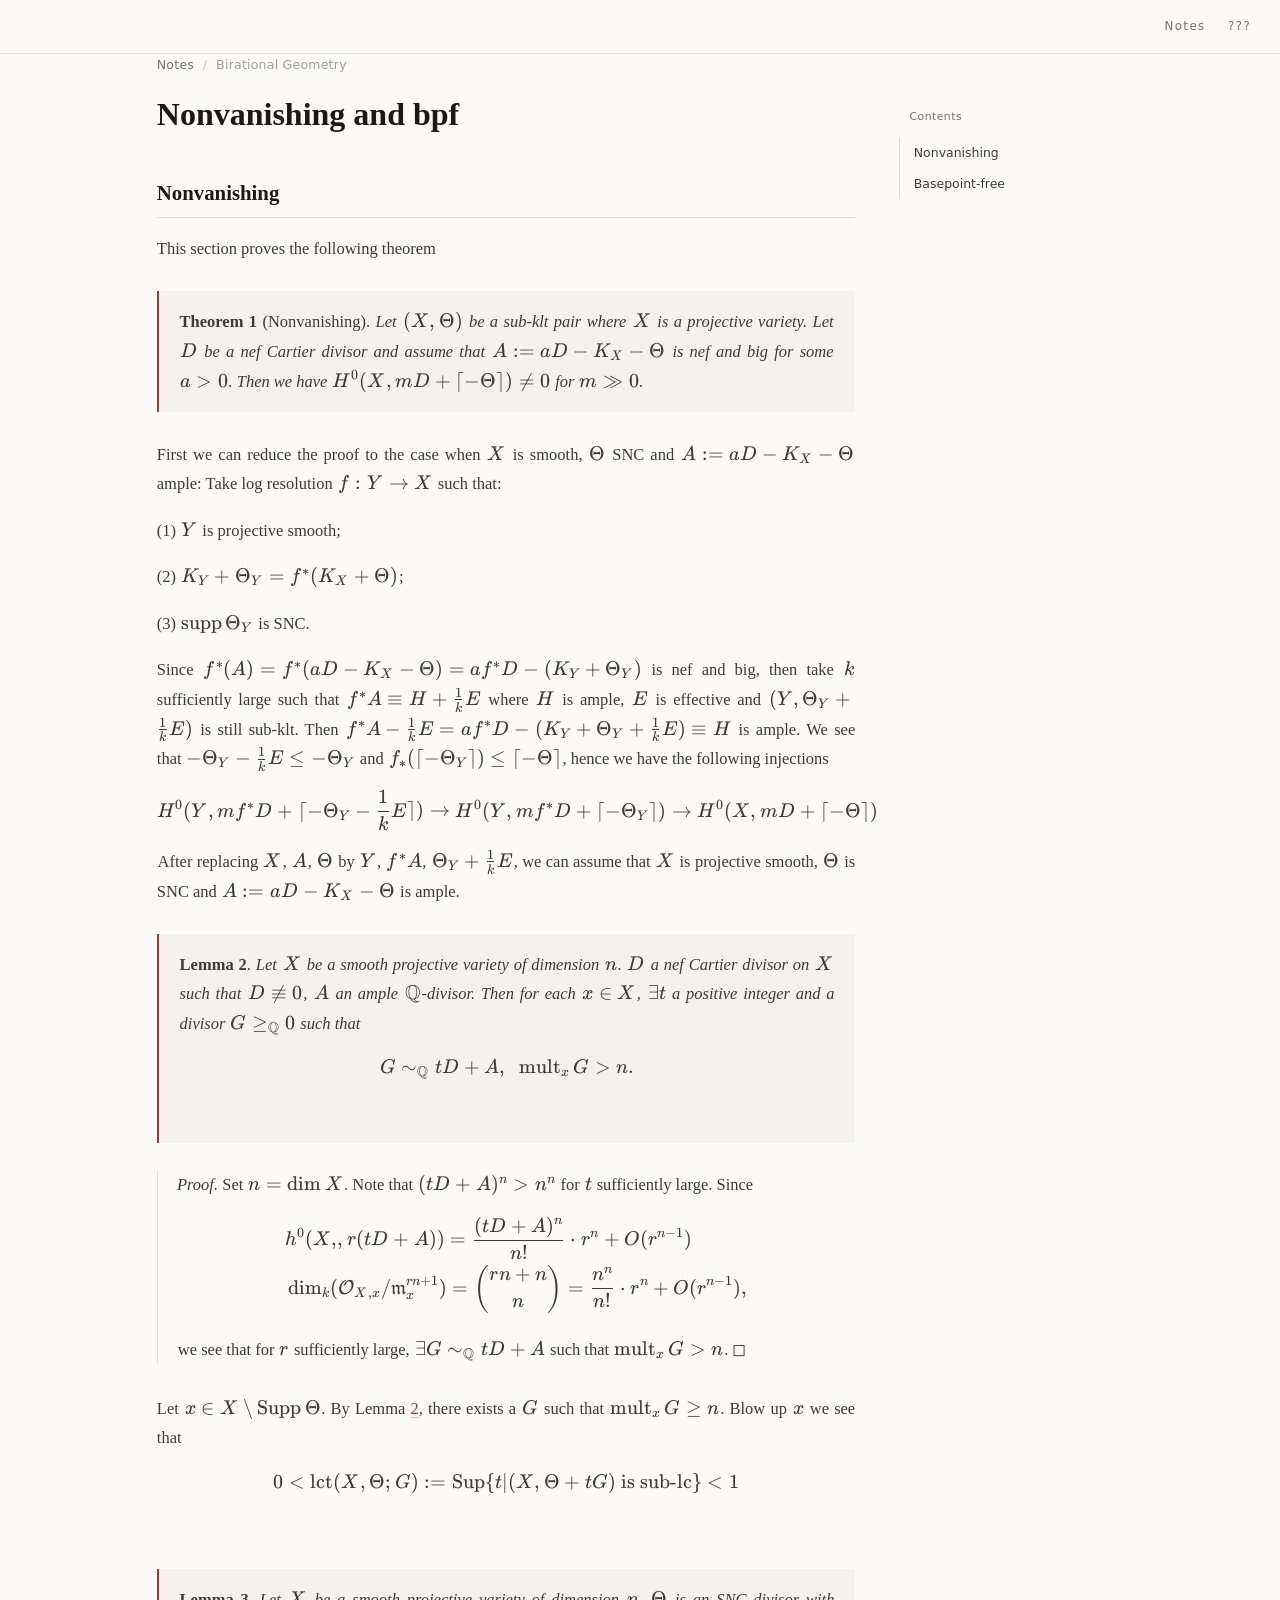
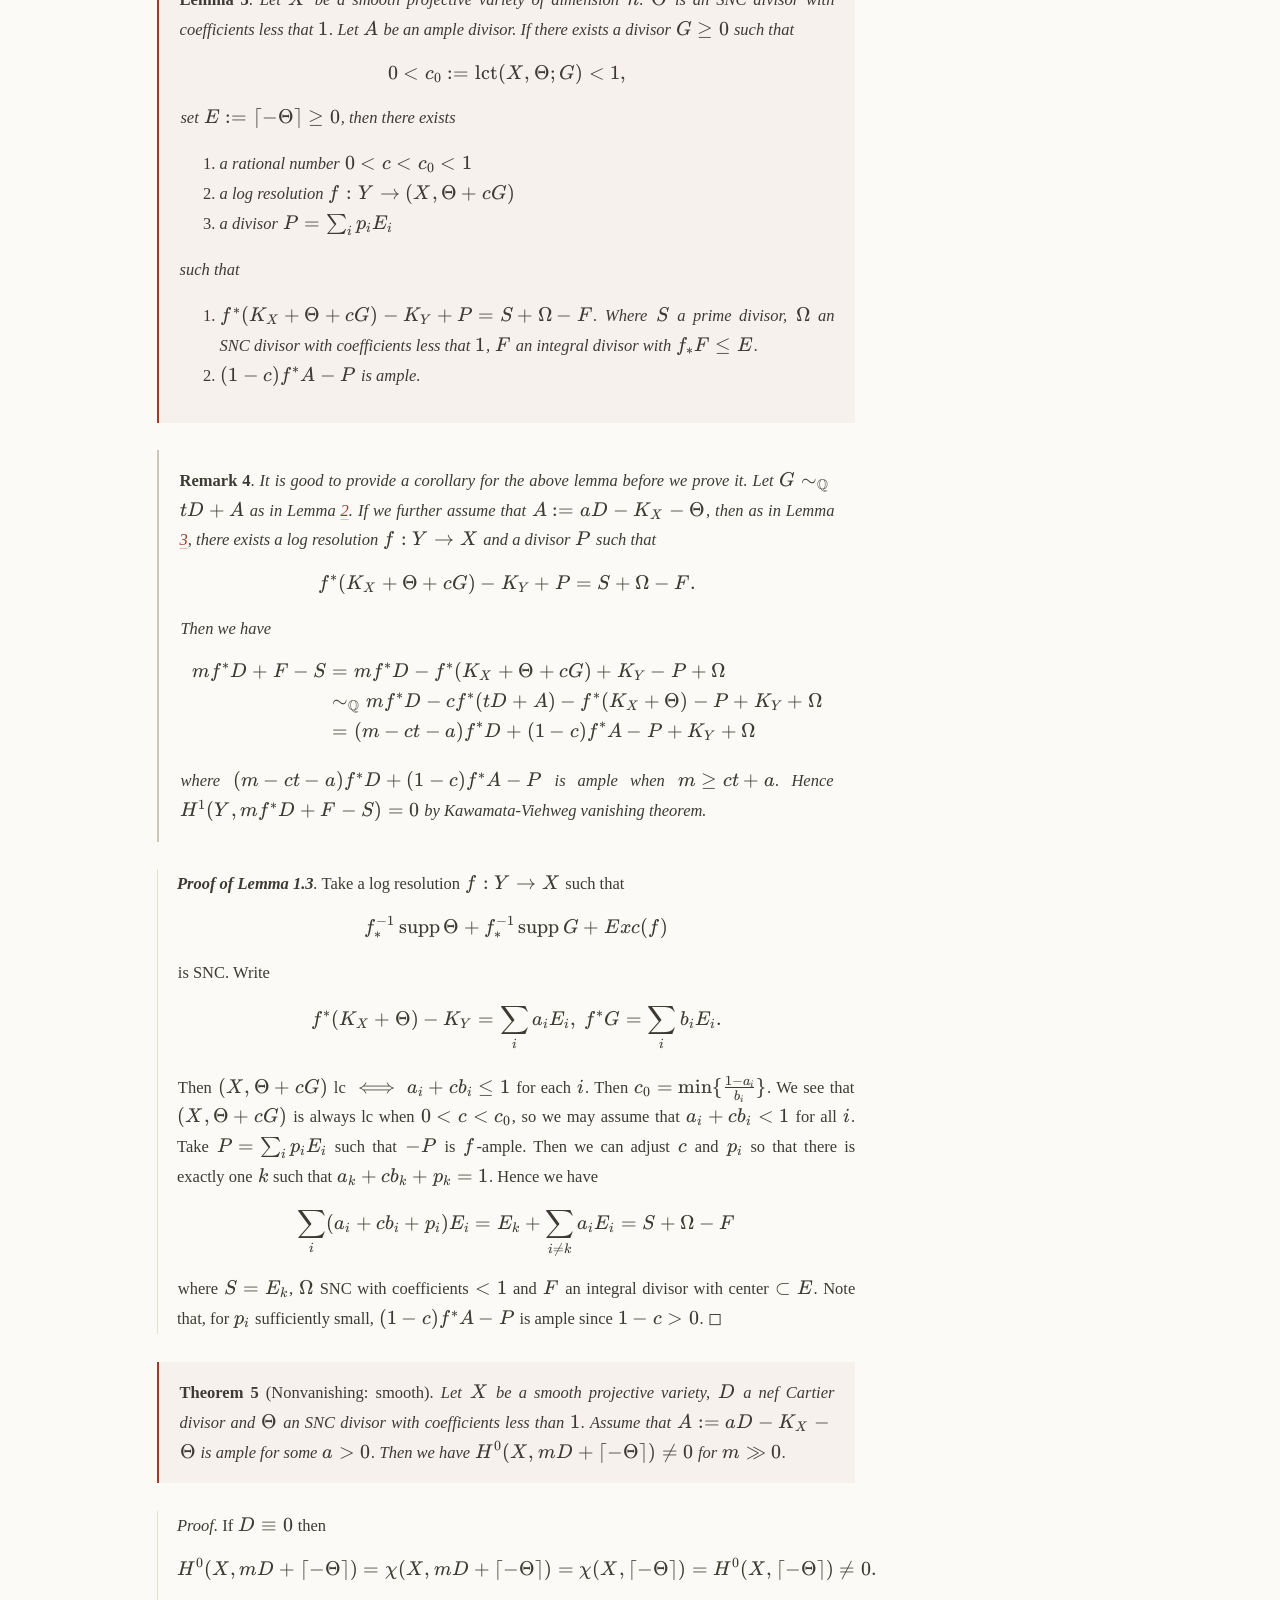
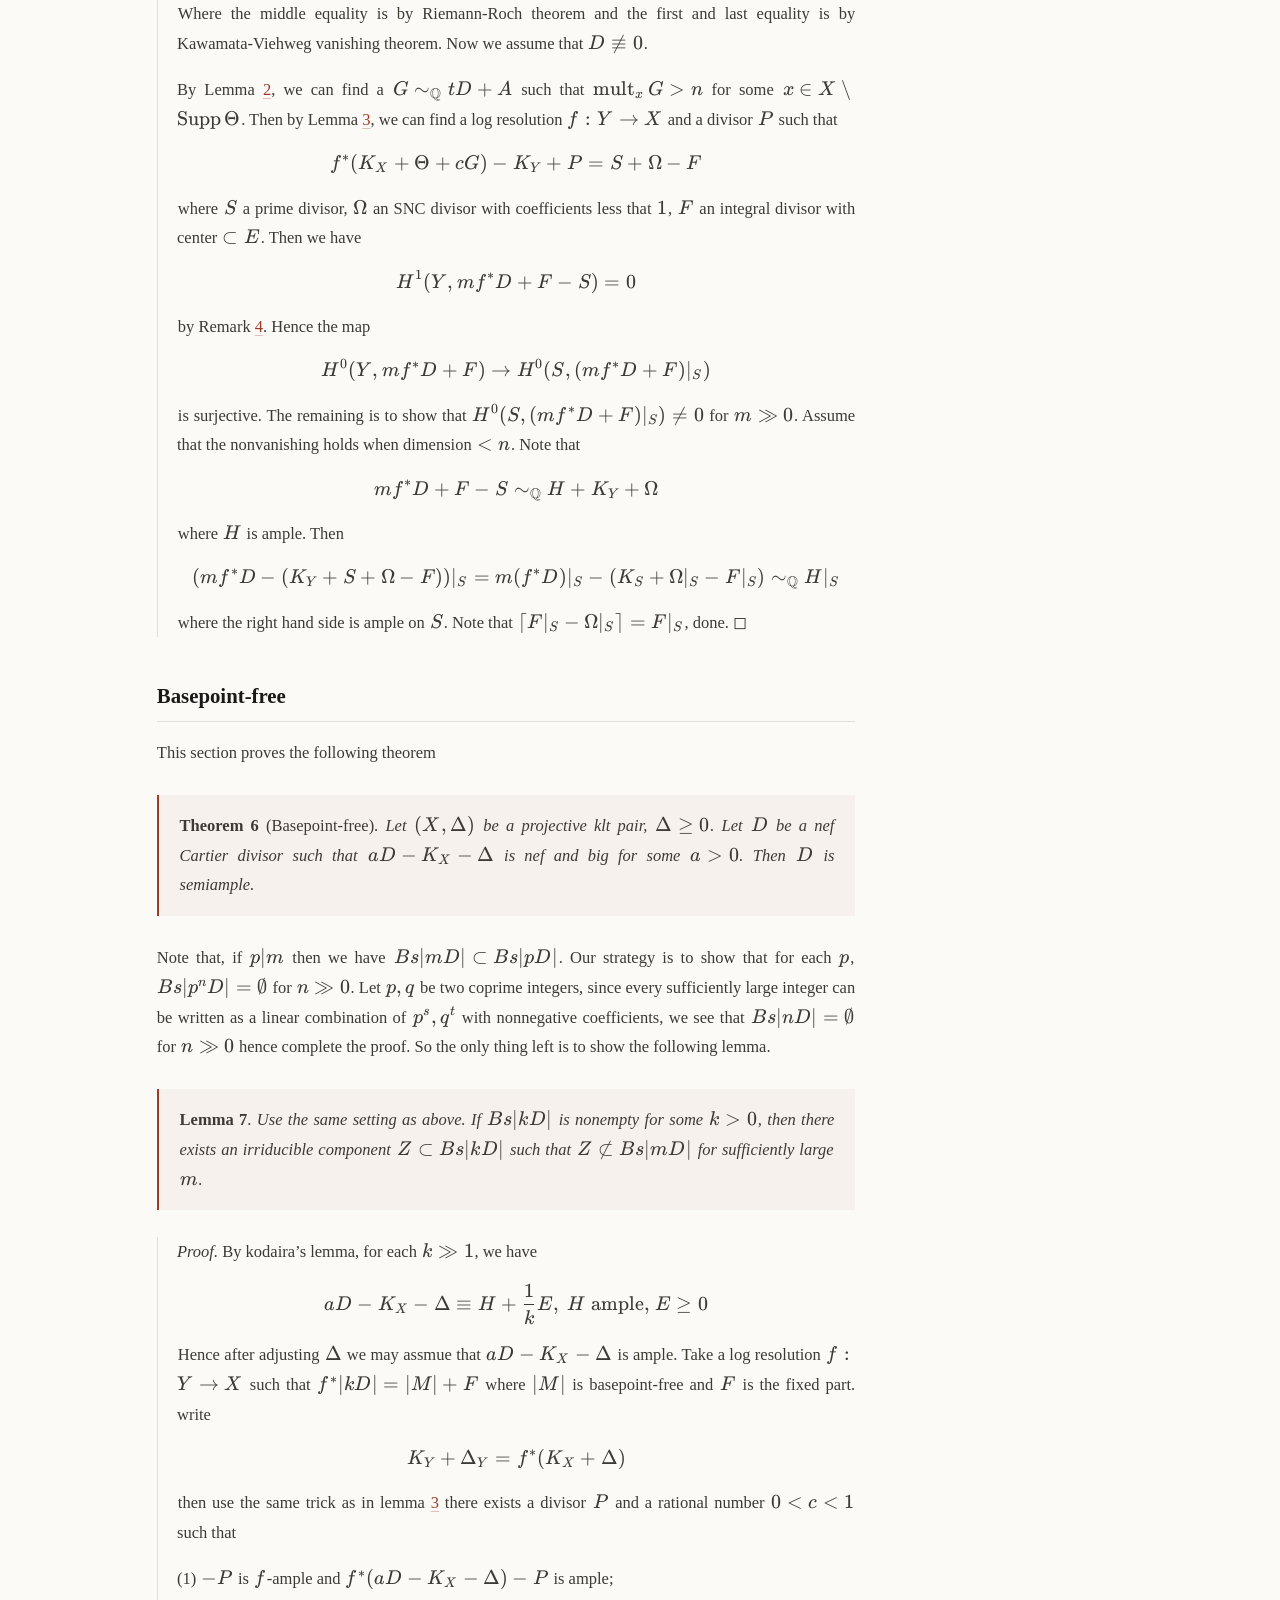
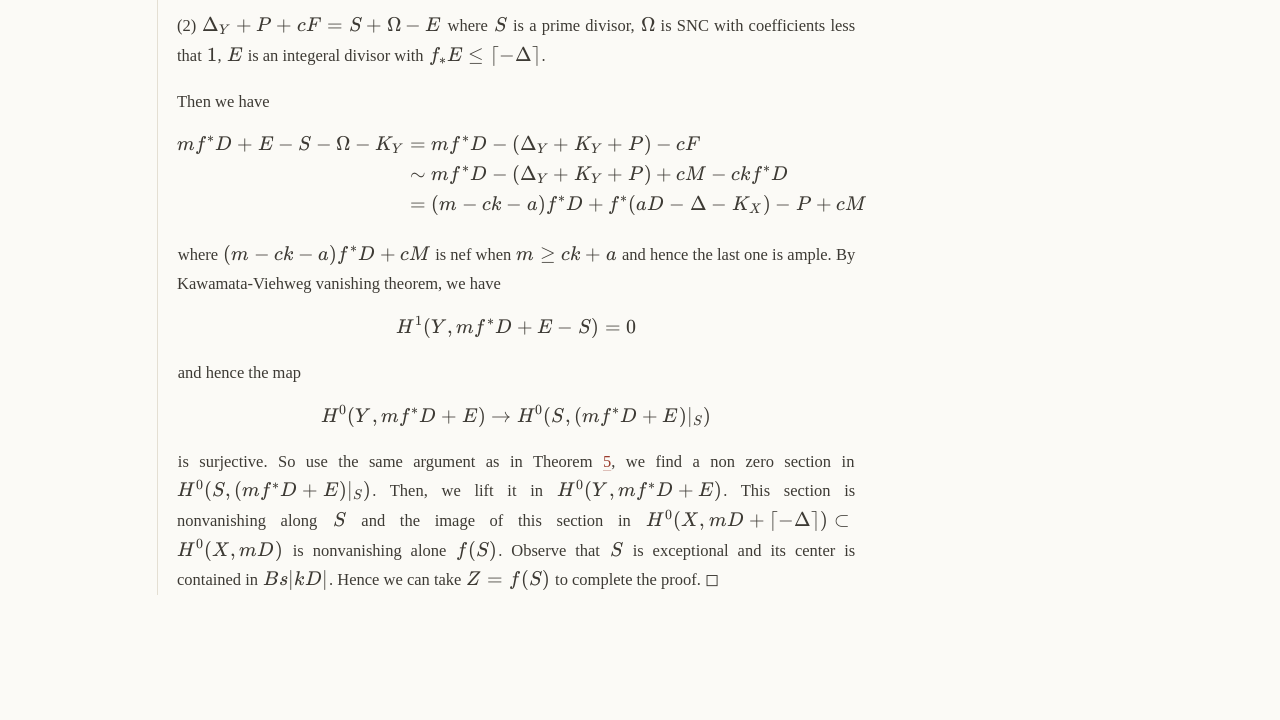
<file: site/notes/nonvanishing-bpf.html>
<!DOCTYPE html><html lang="en"><head><meta charset="utf-8">
<meta name="viewport" content="width=device-width,initial-scale=1"><title>Nonvanishing and bpf</title>
<style>
:root{--paper:#fbfaf6;--paper2:#f3f0e8;--ink:#1a1917;--soft:#3d3a34;--muted:#78726a;
--faint:#a49d92;--rule:#e4dfd3;--rule2:#cec7b7;--accent:#9a3b2c;--tint:rgba(154,59,44,.045);}
*{box-sizing:border-box}
body{margin:0;background:var(--paper);color:var(--soft);font-family:"Source Serif 4",Georgia,serif;
font-size:16.5px;line-height:1.8;-webkit-font-smoothing:antialiased}
a{color:var(--accent);text-decoration:underline;text-underline-offset:.2em;text-decoration-color:rgba(154,59,44,.3)}
.wrap{max-width:46rem;margin:0 auto;padding:0 1.8rem}
.topnav{display:flex;align-items:center;justify-content:space-between;gap:2rem;position:sticky;top:0;z-index:9;
background:rgba(251,250,246,.92);backdrop-filter:blur(8px);border-bottom:1px solid var(--rule);
padding:1rem 1.8rem;font-family:system-ui,sans-serif}
.brand{font-size:.95rem;letter-spacing:.18em;font-weight:600;color:var(--ink);text-decoration:none}
.topnav nav{display:flex;gap:1.4rem;font-size:.74rem;letter-spacing:.12em;margin-left:auto}
.topnav nav a{color:var(--muted);text-decoration:none}
.topnav nav a:hover{color:var(--accent)}
.topnav nav button{font:inherit;background:none;border:0;padding:0;color:var(--muted);cursor:pointer;letter-spacing:inherit}
.topnav nav button:hover{color:var(--accent)}
.hero{padding:5.5rem 0 3.5rem}
.hero h1{margin:0 0 .9rem;font-size:clamp(2.6rem,6vw,4rem);letter-spacing:-.02em;line-height:1.1;color:var(--ink)}
.hero p{margin:0;color:var(--muted);font-size:1rem;max-width:30rem}
section{padding:3.2rem 0;border-top:1px solid var(--rule)}
.shead{display:flex;align-items:baseline;gap:.9rem;margin-bottom:1.7rem}
.snum{font-family:system-ui,sans-serif;font-size:.7rem;letter-spacing:.12em;color:var(--accent)}
.shead h2{margin:0;font-size:1.05rem;font-weight:600;letter-spacing:.02em;color:var(--ink)}
.shead span.note{margin-left:auto;font-family:system-ui,sans-serif;font-size:.72rem;color:var(--faint)}
.group{margin:1.6rem 0 0}
.glabel{display:flex;align-items:center;gap:.75rem;font-family:system-ui,sans-serif;font-size:1.06rem;
font-weight:700;letter-spacing:.01em;color:var(--ink);margin:2.3rem 0 .85rem}
.glabel::before{content:"";width:22px;height:2px;background:var(--accent);flex:none}
.glabel:first-child{margin-top:.2rem}
.row{display:flex;align-items:baseline;gap:1rem;padding:.62rem 0;border-bottom:1px solid var(--rule);
text-decoration:none;color:inherit}
.row:last-child{border-bottom:0}
.row:hover .t{color:var(--accent)}
.row .t{font-size:1rem;color:var(--ink);transition:color .15s}
.row .meta{margin-left:auto;font-family:system-ui,sans-serif;font-size:.7rem;letter-spacing:.1em;color:var(--faint)}
.row .arrow{color:var(--faint);font-size:.8rem}
.row:hover .arrow{color:var(--accent)}
.empty{font-size:.9rem;color:var(--faint);padding:.5rem 0}
.about p{margin:0 0 .5rem;color:var(--muted);font-size:.95rem}
.about a{text-decoration:none;border-bottom:1px solid rgba(154,59,44,.28)}
footer{max-width:46rem;margin:0 auto;padding:2.6rem 1.8rem 4rem;color:var(--faint);
font-family:system-ui,sans-serif;font-size:.72rem;letter-spacing:.06em}
.crumb{font-family:system-ui,sans-serif;font-size:.78rem;letter-spacing:.02em;
color:var(--faint);margin:2.6rem 0 1.4rem}
.crumb a{color:var(--muted);text-decoration:none}
.crumb span{margin:0 .55rem;color:var(--rule2)}
main.article{max-width:44rem;margin:0 auto;padding:0 1.8rem 6rem}
.article h1{font-size:2rem;margin:.4rem 0 1.2rem;line-height:1.25;color:var(--ink)}
.article h2{font-size:1.3rem;margin:2.5rem 0 1rem;padding-bottom:.4rem;border-bottom:1px solid var(--rule);color:var(--ink)}
.article h3{font-size:1.06rem;margin:1.8rem 0 .6rem;color:var(--ink)}
.article p{margin:0 0 1.05rem;text-align:justify}
.header-section-number{font-family:system-ui,sans-serif;font-size:.78em;color:var(--faint);margin-right:.5em}
.stmt{margin:1.7rem 0;padding:1rem 1.3rem;border-left:2px solid var(--rule2)}
.stmt-theorem,.stmt-lemma,.stmt-proposition,.stmt-corollary{border-left-color:var(--accent);background:var(--tint)}
.stmt-definition{border-left-color:#35506f;background:rgba(53,80,111,.045)}
.stmt-head{display:flex;gap:.5rem;align-items:baseline;margin-bottom:.6rem;font-family:system-ui,sans-serif}
.stmt-kind{font-size:.74rem;font-weight:700;letter-spacing:.14em;color:var(--muted)}
.stmt-num{font-size:.78rem;font-weight:600;color:var(--muted)}
.stmt-theorem .stmt-kind,.stmt-theorem .stmt-num,.stmt-lemma .stmt-kind,.stmt-lemma .stmt-num{color:var(--accent)}
.stmt>p:last-child{margin-bottom:0}
.proof{margin:1.1rem 0 1.8rem;padding-left:1.2rem;border-left:1px solid var(--rule)}
.proof-head{font-family:system-ui,sans-serif;font-size:.72rem;font-weight:600;letter-spacing:.2em;color:var(--faint);margin-bottom:.5rem}
.eq{text-align:center;margin:1.4rem 0}.eq p{text-align:center;margin:0}
a.xref{text-decoration:none;border-bottom:1px solid rgba(154,59,44,.3)}
.math-source{margin:0 .05em}
.math-source.katex-display{margin:1.4rem 0;overflow-x:auto;overflow-y:hidden}
.katex{font-size:1.04em}

/* make4ht 输出的排版映射 */
/* pandoc 生成的定理块 */
.proposition,.lemma,.theorem,.corollary{margin:1.7rem 0;padding:1rem 1.3rem;border-left:2px solid var(--accent);background:var(--tint)}
.definition{margin:1.7rem 0;padding:1rem 1.3rem;border-left:2px solid #35506f;background:rgba(53,80,111,.045)}
.example,.remark{margin:1.7rem 0;padding:1rem 1.3rem;border-left:2px solid var(--rule2)}
.proposition p,.lemma p,.theorem p,.definition p,.example p,.remark p{margin:0 0 .6rem}
.proposition p:last-child,.lemma p:last-child,.theorem p:last-child,.definition p:last-child,
.example p:last-child,.remark p:last-child{margin-bottom:0}
.proof{margin:1.1rem 0 1.8rem;padding-left:1.2rem;border-left:1px solid var(--rule)}
.newtheorem{margin:1.6rem 0;padding:1rem 1.3rem;border-left:2px solid var(--rule2)}
.newtheorem .head{display:block;margin-bottom:.45rem;font-family:system-ui,sans-serif;font-size:.8rem;
font-weight:700;letter-spacing:.08em;color:var(--accent)}
.cmbx-12,.cmbx-10,.cmbx-9,.cmbx-8{font-weight:600}
.cmti-12,.cmti-10,.cmti-9,.cmti-8,.cmsl-12{font-style:italic}
.qopname{font-style:normal}
.titlemark{display:none}
h3.sectionHead{font-size:1.7rem;margin:0 0 1.2rem;padding-bottom:.5rem;border-bottom:1px solid var(--rule);color:var(--ink)}
h4.subsectionHead{font-size:1.22rem;margin:2.2rem 0 .8rem;font-weight:600;color:var(--ink)}
h5.subsubsectionHead{font-size:1.05rem;margin:1.8rem 0 .6rem;font-weight:600;color:var(--ink)}
.article p.noindent,.article p.indent{margin:0 0 1.05rem}
.article img{max-width:100%;height:auto;display:block;margin:1.4rem auto}
.article .newtheorem p:last-child{margin-bottom:0}

.article h4{font-size:1rem;margin:1.5rem 0 .5rem;font-weight:600;color:var(--ink)}
.article h5{font-size:.96rem;margin:1.2rem 0 .4rem;font-weight:600;color:var(--ink)}
.notelayout{max-width:64rem;margin:0 auto;padding:0 1.8rem;display:grid;
grid-template-columns:minmax(0,1fr) 13rem;gap:2.5rem;align-items:start}
.notelayout main.article{max-width:none;margin:0;padding:0 0 6rem}
.notetoc{position:sticky;top:4.2rem;padding-top:3.4rem;font-family:system-ui,sans-serif;font-size:.78rem;line-height:1.55}
.notetoc .side-label{margin:0 0 .7rem;font-size:.66rem;letter-spacing:.18em;text-transform:uppercase;color:var(--faint)}
.notetoc ul{list-style:none;margin:0;padding:0}
.notetoc ul ul{padding-left:.85rem}
.notetoc li{margin:0}
.notetoc a{display:block;padding:.22rem 0 .22rem .75rem;border-left:1px solid var(--rule);
color:var(--muted);text-decoration:none}
.notetoc a:hover{color:var(--ink)}
@media(max-width:1000px){.notelayout{grid-template-columns:1fr;padding:0 1.2rem}.notetoc{display:none}
.notelayout main.article{padding:0 0 4rem}}
.pdf-meta{font-family:system-ui,sans-serif;font-size:.78rem;color:var(--muted);margin:0 0 1rem}
.pdf-view{width:100%;height:78vh;border:1px solid var(--rule);border-radius:6px;background:var(--paper2)}
.pdf-fallback{font-size:.9rem;color:var(--muted);padding:1rem}
@media(max-width:760px){.pdf-view{height:65vh}}
@media(max-width:640px){.topnav{padding:.9rem 1.2rem}.topnav nav{gap:.9rem;font-size:.68rem}
.hero{padding:3.4rem 0 2.4rem}.row .meta{display:none}}
</style><link rel="stylesheet" href="../assets/katex/katex.min.css"><link rel="stylesheet" href="../assets/css/note-toc.css?v=1"></head><body>
<header class="topnav"><nav><a href="../index.html#note">Notes</a><button id="egg" type="button" title="彩蛋" aria-label="彩蛋">???</button></nav></header>
<div class="notelayout"><main class="article"><p class="crumb"><a href="../index.html">Notes</a><span>/</span>Birational Geometry</p><h1>Nonvanishing and bpf</h1><h2 id="nonvanishing">Nonvanishing</h2>

<p>This section proves the following theorem</p>

<div class="theorem">

<p><strong>Theorem 1</strong> (Nonvanishing).  <em>Let <math display="inline" xmlns="http://www.w3.org/1998/Math/MathML"><semantics><mrow><mo stretchy="false" form="prefix">(</mo><mi>X</mi><mo>,</mo><mi mathvariant="normal">Θ</mi><mo stretchy="false" form="postfix">)</mo></mrow><annotation encoding="application/x-tex">(X,\Theta)</annotation></semantics></math> be a sub-klt pair where <math display="inline" xmlns="http://www.w3.org/1998/Math/MathML"><semantics><mi>X</mi><annotation encoding="application/x-tex">X</annotation></semantics></math> is a projective variety. Let <math display="inline" xmlns="http://www.w3.org/1998/Math/MathML"><semantics><mi>D</mi><annotation encoding="application/x-tex">D</annotation></semantics></math> be a nef Cartier divisor and assume that <math display="inline" xmlns="http://www.w3.org/1998/Math/MathML"><semantics><mrow><mi>A</mi><mo>:=</mo><mi>a</mi><mi>D</mi><mo>−</mo><msub><mi>K</mi><mi>X</mi></msub><mo>−</mo><mi mathvariant="normal">Θ</mi></mrow><annotation encoding="application/x-tex">A:=aD-K_X-\Theta</annotation></semantics></math> is nef and big for some <math display="inline" xmlns="http://www.w3.org/1998/Math/MathML"><semantics><mrow><mi>a</mi><mo>&gt;</mo><mn>0</mn></mrow><annotation encoding="application/x-tex">a&gt;0</annotation></semantics></math>. Then we have <math display="inline" xmlns="http://www.w3.org/1998/Math/MathML"><semantics><mrow><msup><mi>H</mi><mn>0</mn></msup><mo stretchy="false" form="prefix">(</mo><mi>X</mi><mo>,</mo><mi>m</mi><mi>D</mi><mo>+</mo><mo stretchy="false" form="prefix">⌈</mo><mi>−</mi><mi mathvariant="normal">Θ</mi><mo stretchy="false" form="postfix">⌉</mo><mo stretchy="false" form="postfix">)</mo><mo>≠</mo><mn>0</mn></mrow><annotation encoding="application/x-tex">H^0(X,mD+\lceil -\Theta\rceil)\neq 0</annotation></semantics></math> for <math display="inline" xmlns="http://www.w3.org/1998/Math/MathML"><semantics><mrow><mi>m</mi><mo>≫</mo><mn>0</mn></mrow><annotation encoding="application/x-tex">m\gg 0</annotation></semantics></math>.</em></p>

</div>

<p>First we can reduce the proof to the case when <math display="inline" xmlns="http://www.w3.org/1998/Math/MathML"><semantics><mi>X</mi><annotation encoding="application/x-tex">X</annotation></semantics></math> is smooth, <math display="inline" xmlns="http://www.w3.org/1998/Math/MathML"><semantics><mi mathvariant="normal">Θ</mi><annotation encoding="application/x-tex">\Theta</annotation></semantics></math> SNC and <math display="inline" xmlns="http://www.w3.org/1998/Math/MathML"><semantics><mrow><mi>A</mi><mo>:=</mo><mi>a</mi><mi>D</mi><mo>−</mo><msub><mi>K</mi><mi>X</mi></msub><mo>−</mo><mi mathvariant="normal">Θ</mi></mrow><annotation encoding="application/x-tex">A:=aD-K_X-\Theta</annotation></semantics></math> ample: Take log resolution <math display="inline" xmlns="http://www.w3.org/1998/Math/MathML"><semantics><mrow><mi>f</mi><mo>:</mo><mi>Y</mi><mo>→</mo><mi>X</mi></mrow><annotation encoding="application/x-tex">f:Y\to X</annotation></semantics></math> such that:</p>

<p>(1) <math display="inline" xmlns="http://www.w3.org/1998/Math/MathML"><semantics><mi>Y</mi><annotation encoding="application/x-tex">Y</annotation></semantics></math> is projective smooth;</p>

<p>(2) <math display="inline" xmlns="http://www.w3.org/1998/Math/MathML"><semantics><mrow><msub><mi>K</mi><mi>Y</mi></msub><mo>+</mo><msub><mi mathvariant="normal">Θ</mi><mi>Y</mi></msub><mo>=</mo><msup><mi>f</mi><mo>*</mo></msup><mo stretchy="false" form="prefix">(</mo><msub><mi>K</mi><mi>X</mi></msub><mo>+</mo><mi mathvariant="normal">Θ</mi><mo stretchy="false" form="postfix">)</mo></mrow><annotation encoding="application/x-tex">K_Y+\Theta_Y=f^*(K_X+\Theta)</annotation></semantics></math>;</p>

<p>(3) <math display="inline" xmlns="http://www.w3.org/1998/Math/MathML"><semantics><mrow><mrow><mi mathvariant="normal">supp</mi><mo>&#8289;</mo></mrow><msub><mi mathvariant="normal">Θ</mi><mi>Y</mi></msub></mrow><annotation encoding="application/x-tex">\operatorname{supp}\Theta_Y</annotation></semantics></math> is SNC.</p>

<p>Since <math display="inline" xmlns="http://www.w3.org/1998/Math/MathML"><semantics><mrow><msup><mi>f</mi><mo>*</mo></msup><mo stretchy="false" form="prefix">(</mo><mi>A</mi><mo stretchy="false" form="postfix">)</mo><mo>=</mo><msup><mi>f</mi><mo>*</mo></msup><mo stretchy="false" form="prefix">(</mo><mi>a</mi><mi>D</mi><mo>−</mo><msub><mi>K</mi><mi>X</mi></msub><mo>−</mo><mi mathvariant="normal">Θ</mi><mo stretchy="false" form="postfix">)</mo><mo>=</mo><mi>a</mi><msup><mi>f</mi><mo>*</mo></msup><mi>D</mi><mo>−</mo><mo stretchy="false" form="prefix">(</mo><msub><mi>K</mi><mi>Y</mi></msub><mo>+</mo><msub><mi mathvariant="normal">Θ</mi><mi>Y</mi></msub><mo stretchy="false" form="postfix">)</mo></mrow><annotation encoding="application/x-tex">f^*(A)=f^*(aD-K_X-\Theta)=af^*D-(K_Y+\Theta_Y)</annotation></semantics></math> is nef and big, then take <math display="inline" xmlns="http://www.w3.org/1998/Math/MathML"><semantics><mi>k</mi><annotation encoding="application/x-tex">k</annotation></semantics></math> sufficiently large such that <math display="inline" xmlns="http://www.w3.org/1998/Math/MathML"><semantics><mrow><msup><mi>f</mi><mo>*</mo></msup><mi>A</mi><mo>≡</mo><mi>H</mi><mo>+</mo><mfrac><mn>1</mn><mi>k</mi></mfrac><mi>E</mi></mrow><annotation encoding="application/x-tex">f^*A\equiv H+\frac{1}{k}E</annotation></semantics></math> where <math display="inline" xmlns="http://www.w3.org/1998/Math/MathML"><semantics><mi>H</mi><annotation encoding="application/x-tex">H</annotation></semantics></math> is ample, <math display="inline" xmlns="http://www.w3.org/1998/Math/MathML"><semantics><mi>E</mi><annotation encoding="application/x-tex">E</annotation></semantics></math> is effective and <math display="inline" xmlns="http://www.w3.org/1998/Math/MathML"><semantics><mrow><mo stretchy="false" form="prefix">(</mo><mi>Y</mi><mo>,</mo><msub><mi mathvariant="normal">Θ</mi><mi>Y</mi></msub><mo>+</mo><mfrac><mn>1</mn><mi>k</mi></mfrac><mi>E</mi><mo stretchy="false" form="postfix">)</mo></mrow><annotation encoding="application/x-tex">(Y,\Theta_Y+\frac{1}{k}E)</annotation></semantics></math> is still sub-klt. Then <math display="inline" xmlns="http://www.w3.org/1998/Math/MathML"><semantics><mrow><msup><mi>f</mi><mo>*</mo></msup><mi>A</mi><mo>−</mo><mfrac><mn>1</mn><mi>k</mi></mfrac><mi>E</mi><mo>=</mo><mi>a</mi><msup><mi>f</mi><mo>*</mo></msup><mi>D</mi><mo>−</mo><mo stretchy="false" form="prefix">(</mo><msub><mi>K</mi><mi>Y</mi></msub><mo>+</mo><msub><mi mathvariant="normal">Θ</mi><mi>Y</mi></msub><mo>+</mo><mfrac><mn>1</mn><mi>k</mi></mfrac><mi>E</mi><mo stretchy="false" form="postfix">)</mo><mo>≡</mo><mi>H</mi></mrow><annotation encoding="application/x-tex">f^*A-\frac{1}{k}E=af^*D-(K_Y+\Theta_Y+\frac{1}{k}E)\equiv H</annotation></semantics></math> is ample. We see that <math display="inline" xmlns="http://www.w3.org/1998/Math/MathML"><semantics><mrow><mi>−</mi><msub><mi mathvariant="normal">Θ</mi><mi>Y</mi></msub><mo>−</mo><mfrac><mn>1</mn><mi>k</mi></mfrac><mi>E</mi><mo>≤</mo><mi>−</mi><msub><mi mathvariant="normal">Θ</mi><mi>Y</mi></msub></mrow><annotation encoding="application/x-tex">-\Theta_Y-\frac{1}{k}E\le -\Theta_Y</annotation></semantics></math> and <math display="inline" xmlns="http://www.w3.org/1998/Math/MathML"><semantics><mrow><msub><mi>f</mi><mo>*</mo></msub><mo stretchy="false" form="prefix">(</mo><mo stretchy="false" form="prefix">⌈</mo><mi>−</mi><msub><mi mathvariant="normal">Θ</mi><mi>Y</mi></msub><mo stretchy="false" form="postfix">⌉</mo><mo stretchy="false" form="postfix">)</mo><mo>≤</mo><mo stretchy="false" form="prefix">⌈</mo><mi>−</mi><mi mathvariant="normal">Θ</mi><mo stretchy="false" form="postfix">⌉</mo></mrow><annotation encoding="application/x-tex">f_*(\lceil -\Theta_Y\rceil)\le \lceil -\Theta\rceil</annotation></semantics></math>, hence we have the following injections <math display="block" xmlns="http://www.w3.org/1998/Math/MathML"><semantics><mrow><msup><mi>H</mi><mn>0</mn></msup><mo stretchy="false" form="prefix">(</mo><mi>Y</mi><mo>,</mo><mi>m</mi><msup><mi>f</mi><mo>*</mo></msup><mi>D</mi><mo>+</mo><mo stretchy="false" form="prefix">⌈</mo><mi>−</mi><msub><mi mathvariant="normal">Θ</mi><mi>Y</mi></msub><mo>−</mo><mfrac><mn>1</mn><mi>k</mi></mfrac><mi>E</mi><mo stretchy="false" form="postfix">⌉</mo><mo stretchy="false" form="postfix">)</mo><mo>→</mo><msup><mi>H</mi><mn>0</mn></msup><mo stretchy="false" form="prefix">(</mo><mi>Y</mi><mo>,</mo><mi>m</mi><msup><mi>f</mi><mo>*</mo></msup><mi>D</mi><mo>+</mo><mo stretchy="false" form="prefix">⌈</mo><mi>−</mi><msub><mi mathvariant="normal">Θ</mi><mi>Y</mi></msub><mo stretchy="false" form="postfix">⌉</mo><mo stretchy="false" form="postfix">)</mo><mo>→</mo><msup><mi>H</mi><mn>0</mn></msup><mo stretchy="false" form="prefix">(</mo><mi>X</mi><mo>,</mo><mi>m</mi><mi>D</mi><mo>+</mo><mo stretchy="false" form="prefix">⌈</mo><mi>−</mi><mi mathvariant="normal">Θ</mi><mo stretchy="false" form="postfix">⌉</mo><mo stretchy="false" form="postfix">)</mo></mrow><annotation encoding="application/x-tex">H^0(Y,mf^*D+\lceil -\Theta_Y-\frac{1}{k}E\rceil)\to H^0(Y,mf^*D+\lceil -\Theta_Y\rceil)\to H^0(X,mD+\lceil -\Theta\rceil)</annotation></semantics></math> After replacing <math display="inline" xmlns="http://www.w3.org/1998/Math/MathML"><semantics><mi>X</mi><annotation encoding="application/x-tex">X</annotation></semantics></math>, <math display="inline" xmlns="http://www.w3.org/1998/Math/MathML"><semantics><mi>A</mi><annotation encoding="application/x-tex">A</annotation></semantics></math>, <math display="inline" xmlns="http://www.w3.org/1998/Math/MathML"><semantics><mi mathvariant="normal">Θ</mi><annotation encoding="application/x-tex">\Theta</annotation></semantics></math> by <math display="inline" xmlns="http://www.w3.org/1998/Math/MathML"><semantics><mi>Y</mi><annotation encoding="application/x-tex">Y</annotation></semantics></math>, <math display="inline" xmlns="http://www.w3.org/1998/Math/MathML"><semantics><mrow><msup><mi>f</mi><mo>*</mo></msup><mi>A</mi></mrow><annotation encoding="application/x-tex">f^*A</annotation></semantics></math>, <math display="inline" xmlns="http://www.w3.org/1998/Math/MathML"><semantics><mrow><msub><mi mathvariant="normal">Θ</mi><mi>Y</mi></msub><mo>+</mo><mfrac><mn>1</mn><mi>k</mi></mfrac><mi>E</mi></mrow><annotation encoding="application/x-tex">\Theta_Y+\frac{1}{k}E</annotation></semantics></math>, we can assume that <math display="inline" xmlns="http://www.w3.org/1998/Math/MathML"><semantics><mi>X</mi><annotation encoding="application/x-tex">X</annotation></semantics></math> is projective smooth, <math display="inline" xmlns="http://www.w3.org/1998/Math/MathML"><semantics><mi mathvariant="normal">Θ</mi><annotation encoding="application/x-tex">\Theta</annotation></semantics></math> is SNC and <math display="inline" xmlns="http://www.w3.org/1998/Math/MathML"><semantics><mrow><mi>A</mi><mo>:=</mo><mi>a</mi><mi>D</mi><mo>−</mo><msub><mi>K</mi><mi>X</mi></msub><mo>−</mo><mi mathvariant="normal">Θ</mi></mrow><annotation encoding="application/x-tex">A:=aD-K_X-\Theta</annotation></semantics></math> is ample.</p>

<div id="111" class="lemma">

<p><strong>Lemma 2</strong>.  <em>Let <math display="inline" xmlns="http://www.w3.org/1998/Math/MathML"><semantics><mi>X</mi><annotation encoding="application/x-tex">X</annotation></semantics></math> be a smooth projective variety of dimension <math display="inline" xmlns="http://www.w3.org/1998/Math/MathML"><semantics><mi>n</mi><annotation encoding="application/x-tex">n</annotation></semantics></math>. <math display="inline" xmlns="http://www.w3.org/1998/Math/MathML"><semantics><mi>D</mi><annotation encoding="application/x-tex">D</annotation></semantics></math> a nef Cartier divisor on <math display="inline" xmlns="http://www.w3.org/1998/Math/MathML"><semantics><mi>X</mi><annotation encoding="application/x-tex">X</annotation></semantics></math> such that <math display="inline" xmlns="http://www.w3.org/1998/Math/MathML"><semantics><mrow><mi>D</mi><mo>≢</mo><mn>0</mn></mrow><annotation encoding="application/x-tex">D\not \equiv 0</annotation></semantics></math>, <math display="inline" xmlns="http://www.w3.org/1998/Math/MathML"><semantics><mi>A</mi><annotation encoding="application/x-tex">A</annotation></semantics></math> an ample <math display="inline" xmlns="http://www.w3.org/1998/Math/MathML"><semantics><mi mathvariant="double-struck">ℚ</mi><annotation encoding="application/x-tex">\mathbb{Q}</annotation></semantics></math>-divisor. Then for each <math display="inline" xmlns="http://www.w3.org/1998/Math/MathML"><semantics><mrow><mi>x</mi><mo>∈</mo><mi>X</mi></mrow><annotation encoding="application/x-tex">x\in X</annotation></semantics></math>, <math display="inline" xmlns="http://www.w3.org/1998/Math/MathML"><semantics><mrow><mo>∃</mo><mi>t</mi></mrow><annotation encoding="application/x-tex">\exists t</annotation></semantics></math> a positive integer and a divisor <math display="inline" xmlns="http://www.w3.org/1998/Math/MathML"><semantics><mrow><mi>G</mi><msub><mo>≥</mo><mi mathvariant="double-struck">ℚ</mi></msub><mn>0</mn></mrow><annotation encoding="application/x-tex">G\ge _{\mathbb{Q}}0</annotation></semantics></math> such that <math display="block" xmlns="http://www.w3.org/1998/Math/MathML"><semantics><mrow><mi>G</mi><msub><mo>∼</mo><mi mathvariant="double-struck">ℚ</mi></msub><mi>t</mi><mi>D</mi><mo>+</mo><mi>A</mi><mo>,</mo><mspace width="0.222em"></mspace><mspace width="0.222em"></mspace><msub><mrow><mi mathvariant="normal">mult</mi><mo>&#8289;</mo></mrow><mi>x</mi></msub><mi>G</mi><mo>&gt;</mo><mi>n</mi><mi>.</mi></mrow><annotation encoding="application/x-tex">G\sim_{\mathbb{Q}} tD+A, \ \ \operatorname{mult}_xG&gt;n.</annotation></semantics></math></em></p>

</div>

<div class="proof">

<p><em>Proof.</em> Set <math display="inline" xmlns="http://www.w3.org/1998/Math/MathML"><semantics><mrow><mi>n</mi><mo>=</mo><mrow><mi mathvariant="normal">dim</mi><mo>&#8289;</mo></mrow><mi>X</mi></mrow><annotation encoding="application/x-tex">n=\dim X</annotation></semantics></math>. Note that <math display="inline" xmlns="http://www.w3.org/1998/Math/MathML"><semantics><mrow><mo stretchy="false" form="prefix">(</mo><mi>t</mi><mi>D</mi><mo>+</mo><mi>A</mi><msup><mo stretchy="false" form="postfix">)</mo><mi>n</mi></msup><mo>&gt;</mo><msup><mi>n</mi><mi>n</mi></msup></mrow><annotation encoding="application/x-tex">(tD+A)^n&gt;n^n</annotation></semantics></math> for <math display="inline" xmlns="http://www.w3.org/1998/Math/MathML"><semantics><mi>t</mi><annotation encoding="application/x-tex">t</annotation></semantics></math> sufficiently large. Since <math display="block" xmlns="http://www.w3.org/1998/Math/MathML"><semantics><mtable><mtr><mtd columnalign="right" style="text-align: right; padding-right: 0"></mtd><mtd columnalign="left" style="text-align: left; padding-left: 0"><msup><mi>h</mi><mn>0</mn></msup><mo stretchy="false" form="prefix">(</mo><mi>X</mi><mo>,</mo><mo>,</mo><mi>r</mi><mo stretchy="false" form="prefix">(</mo><mi>t</mi><mi>D</mi><mo>+</mo><mi>A</mi><mo stretchy="false" form="postfix">)</mo><mo stretchy="false" form="postfix">)</mo><mo>=</mo><mfrac><mrow><mo stretchy="false" form="prefix">(</mo><mi>t</mi><mi>D</mi><mo>+</mo><mi>A</mi><msup><mo stretchy="false" form="postfix">)</mo><mi>n</mi></msup></mrow><mrow><mi>n</mi><mi>!</mi></mrow></mfrac><mo>⋅</mo><msup><mi>r</mi><mi>n</mi></msup><mo>+</mo><mi>O</mi><mo stretchy="false" form="prefix">(</mo><msup><mi>r</mi><mrow><mi>n</mi><mo>−</mo><mn>1</mn></mrow></msup><mo stretchy="false" form="postfix">)</mo></mtd></mtr><mtr><mtd columnalign="right" style="text-align: right; padding-right: 0"></mtd><mtd columnalign="left" style="text-align: left; padding-left: 0"><msub><mrow><mi mathvariant="normal">dim</mi><mo>&#8289;</mo></mrow><mi>k</mi></msub><mo stretchy="false" form="prefix">(</mo><msub><mi mathvariant="script">𝒪</mi><mrow><mi>X</mi><mo>,</mo><mi>x</mi></mrow></msub><mi>/</mi><msubsup><mi mathvariant="fraktur">𝔪</mi><mi>x</mi><mrow><mi>r</mi><mi>n</mi><mo>+</mo><mn>1</mn></mrow></msubsup><mo stretchy="false" form="postfix">)</mo><mo>=</mo><mrow><mo stretchy="true" form="prefix">(</mo><mfrac linethickness="0"><mrow><mi>r</mi><mi>n</mi><mo>+</mo><mi>n</mi></mrow><mi>n</mi></mfrac><mo stretchy="true" form="postfix">)</mo></mrow><mo>=</mo><mfrac><msup><mi>n</mi><mi>n</mi></msup><mrow><mi>n</mi><mi>!</mi></mrow></mfrac><mo>⋅</mo><msup><mi>r</mi><mi>n</mi></msup><mo>+</mo><mi>O</mi><mo stretchy="false" form="prefix">(</mo><msup><mi>r</mi><mrow><mi>n</mi><mo>−</mo><mn>1</mn></mrow></msup><mo stretchy="false" form="postfix">)</mo><mo>,</mo></mtd></mtr></mtable><annotation encoding="application/x-tex">\begin{align*}

        &amp;h^0(X,,r(tD+A))=\frac{(tD+A)^n}{n!}\cdot r^n+O(r^{n-1}) \\

        &amp;\dim_k(\mathcal{O}_{X,x}/\mathfrak{m}_x^{rn+1})=\binom{rn+n}{n}=\frac{n^n}{n!}\cdot r^n+O(r^{n-1}),

\end{align*}</annotation></semantics></math> we see that for <math display="inline" xmlns="http://www.w3.org/1998/Math/MathML"><semantics><mi>r</mi><annotation encoding="application/x-tex">r</annotation></semantics></math> sufficiently large, <math display="inline" xmlns="http://www.w3.org/1998/Math/MathML"><semantics><mrow><mo>∃</mo><mi>G</mi><msub><mo>∼</mo><mi mathvariant="double-struck">ℚ</mi></msub><mi>t</mi><mi>D</mi><mo>+</mo><mi>A</mi></mrow><annotation encoding="application/x-tex">\exists G\sim_{\mathbb{Q}} tD+A</annotation></semantics></math> such that <math display="inline" xmlns="http://www.w3.org/1998/Math/MathML"><semantics><mrow><msub><mrow><mi mathvariant="normal">mult</mi><mo>&#8289;</mo></mrow><mi>x</mi></msub><mi>G</mi><mo>&gt;</mo><mi>n</mi></mrow><annotation encoding="application/x-tex">\operatorname{mult}_xG&gt;n</annotation></semantics></math>. ◻</p>

</div>

<p>Let <math display="inline" xmlns="http://www.w3.org/1998/Math/MathML"><semantics><mrow><mi>x</mi><mo>∈</mo><mi>X</mi><mo>\</mo><mrow><mi mathvariant="normal">Supp</mi><mo>&#8289;</mo></mrow><mi mathvariant="normal">Θ</mi></mrow><annotation encoding="application/x-tex">x\in X\setminus \operatorname{Supp}\Theta</annotation></semantics></math>. By Lemma <a href="#111" data-reference-type="ref" data-reference="111">2</a>, there exists a <math display="inline" xmlns="http://www.w3.org/1998/Math/MathML"><semantics><mi>G</mi><annotation encoding="application/x-tex">G</annotation></semantics></math> such that <math display="inline" xmlns="http://www.w3.org/1998/Math/MathML"><semantics><mrow><msub><mrow><mi mathvariant="normal">mult</mi><mo>&#8289;</mo></mrow><mi>x</mi></msub><mi>G</mi><mo>≥</mo><mi>n</mi></mrow><annotation encoding="application/x-tex">\operatorname{mult}_xG\ge n</annotation></semantics></math>. Blow up <math display="inline" xmlns="http://www.w3.org/1998/Math/MathML"><semantics><mi>x</mi><annotation encoding="application/x-tex">x</annotation></semantics></math> we see that <math display="block" xmlns="http://www.w3.org/1998/Math/MathML"><semantics><mrow><mn>0</mn><mo>&lt;</mo><mrow><mi mathvariant="normal">lct</mi><mo>&#8289;</mo></mrow><mo stretchy="false" form="prefix">(</mo><mi>X</mi><mo>,</mo><mi mathvariant="normal">Θ</mi><mo>;</mo><mi>G</mi><mo stretchy="false" form="postfix">)</mo><mo>:=</mo><mrow><mi mathvariant="normal">Sup</mi><mo>&#8289;</mo></mrow><mo stretchy="false" form="prefix">{</mo><mi>t</mi><mo stretchy="false" form="prefix">|</mo><mo stretchy="false" form="prefix">(</mo><mi>X</mi><mo>,</mo><mi mathvariant="normal">Θ</mi><mo>+</mo><mi>t</mi><mi>G</mi><mo stretchy="false" form="postfix">)</mo><mrow><mspace width="0.333em"></mspace><mtext mathvariant="normal"> is sub-lc</mtext></mrow><mo stretchy="false" form="postfix">}</mo><mo>&lt;</mo><mn>1</mn></mrow><annotation encoding="application/x-tex">0&lt;\operatorname{lct}(X,\Theta;G):=\operatorname{Sup}\{t|(X,\Theta+tG)\text{ is sub-lc}\}&lt;1</annotation></semantics></math></p>

<div id="222" class="lemma">

<p><strong>Lemma 3</strong>.  <em>Let <math display="inline" xmlns="http://www.w3.org/1998/Math/MathML"><semantics><mi>X</mi><annotation encoding="application/x-tex">X</annotation></semantics></math> be a smooth projective variety of dimension <math display="inline" xmlns="http://www.w3.org/1998/Math/MathML"><semantics><mi>n</mi><annotation encoding="application/x-tex">n</annotation></semantics></math>. <math display="inline" xmlns="http://www.w3.org/1998/Math/MathML"><semantics><mi mathvariant="normal">Θ</mi><annotation encoding="application/x-tex">\Theta</annotation></semantics></math> is an SNC divisor with coefficients less that <math display="inline" xmlns="http://www.w3.org/1998/Math/MathML"><semantics><mn>1</mn><annotation encoding="application/x-tex">1</annotation></semantics></math>. Let <math display="inline" xmlns="http://www.w3.org/1998/Math/MathML"><semantics><mi>A</mi><annotation encoding="application/x-tex">A</annotation></semantics></math> be an ample divisor. If there exists a divisor <math display="inline" xmlns="http://www.w3.org/1998/Math/MathML"><semantics><mrow><mi>G</mi><mo>≥</mo><mn>0</mn></mrow><annotation encoding="application/x-tex">G\ge 0</annotation></semantics></math> such that <math display="block" xmlns="http://www.w3.org/1998/Math/MathML"><semantics><mrow><mn>0</mn><mo>&lt;</mo><msub><mi>c</mi><mn>0</mn></msub><mo>:=</mo><mrow><mi mathvariant="normal">lct</mi><mo>&#8289;</mo></mrow><mo stretchy="false" form="prefix">(</mo><mi>X</mi><mo>,</mo><mi mathvariant="normal">Θ</mi><mo>;</mo><mi>G</mi><mo stretchy="false" form="postfix">)</mo><mo>&lt;</mo><mn>1</mn><mo>,</mo></mrow><annotation encoding="application/x-tex">0&lt;c_0:=\operatorname{lct}(X,\Theta;G)&lt;1,</annotation></semantics></math> set <math display="inline" xmlns="http://www.w3.org/1998/Math/MathML"><semantics><mrow><mi>E</mi><mo>:=</mo><mo stretchy="false" form="prefix">⌈</mo><mi>−</mi><mi mathvariant="normal">Θ</mi><mo stretchy="false" form="postfix">⌉</mo><mo>≥</mo><mn>0</mn></mrow><annotation encoding="application/x-tex">E:=\lceil -\Theta \rceil\ge 0</annotation></semantics></math>, then there exists</em></p>

<ol>

<li><p><em>a rational number <math display="inline" xmlns="http://www.w3.org/1998/Math/MathML"><semantics><mrow><mn>0</mn><mo>&lt;</mo><mi>c</mi><mo>&lt;</mo><msub><mi>c</mi><mn>0</mn></msub><mo>&lt;</mo><mn>1</mn></mrow><annotation encoding="application/x-tex">0&lt;c&lt;c_0&lt;1</annotation></semantics></math></em></p></li>

<li><p><em>a log resolution <math display="inline" xmlns="http://www.w3.org/1998/Math/MathML"><semantics><mrow><mi>f</mi><mo>:</mo><mi>Y</mi><mo>→</mo><mo stretchy="false" form="prefix">(</mo><mi>X</mi><mo>,</mo><mi mathvariant="normal">Θ</mi><mo>+</mo><mi>c</mi><mi>G</mi><mo stretchy="false" form="postfix">)</mo></mrow><annotation encoding="application/x-tex">f:Y\to (X,\Theta+cG)</annotation></semantics></math></em></p></li>

<li><p><em>a divisor <math display="inline" xmlns="http://www.w3.org/1998/Math/MathML"><semantics><mrow><mi>P</mi><mo>=</mo><msub><mo>∑</mo><mi>i</mi></msub><msub><mi>p</mi><mi>i</mi></msub><msub><mi>E</mi><mi>i</mi></msub></mrow><annotation encoding="application/x-tex">P=\sum_ip_iE_i</annotation></semantics></math></em></p></li>

</ol>

<p><em>such that</em></p>

<ol>

<li><p><em><math display="inline" xmlns="http://www.w3.org/1998/Math/MathML"><semantics><mrow><msup><mi>f</mi><mo>*</mo></msup><mo stretchy="false" form="prefix">(</mo><msub><mi>K</mi><mi>X</mi></msub><mo>+</mo><mi mathvariant="normal">Θ</mi><mo>+</mo><mi>c</mi><mi>G</mi><mo stretchy="false" form="postfix">)</mo><mo>−</mo><msub><mi>K</mi><mi>Y</mi></msub><mo>+</mo><mi>P</mi><mo>=</mo><mi>S</mi><mo>+</mo><mi mathvariant="normal">Ω</mi><mo>−</mo><mi>F</mi></mrow><annotation encoding="application/x-tex">f^*(K_X+\Theta+cG)-K_Y+P=S+\Omega-F</annotation></semantics></math>. Where <math display="inline" xmlns="http://www.w3.org/1998/Math/MathML"><semantics><mi>S</mi><annotation encoding="application/x-tex">S</annotation></semantics></math> a prime divisor, <math display="inline" xmlns="http://www.w3.org/1998/Math/MathML"><semantics><mi mathvariant="normal">Ω</mi><annotation encoding="application/x-tex">\Omega</annotation></semantics></math> an SNC divisor with coefficients less that <math display="inline" xmlns="http://www.w3.org/1998/Math/MathML"><semantics><mn>1</mn><annotation encoding="application/x-tex">1</annotation></semantics></math>, <math display="inline" xmlns="http://www.w3.org/1998/Math/MathML"><semantics><mi>F</mi><annotation encoding="application/x-tex">F</annotation></semantics></math> an integral divisor with <math display="inline" xmlns="http://www.w3.org/1998/Math/MathML"><semantics><mrow><msub><mi>f</mi><mo>*</mo></msub><mi>F</mi><mo>≤</mo><mi>E</mi></mrow><annotation encoding="application/x-tex">f_*F\le  E</annotation></semantics></math>.</em></p></li>

<li><p><em><math display="inline" xmlns="http://www.w3.org/1998/Math/MathML"><semantics><mrow><mo stretchy="false" form="prefix">(</mo><mn>1</mn><mo>−</mo><mi>c</mi><mo stretchy="false" form="postfix">)</mo><msup><mi>f</mi><mo>*</mo></msup><mi>A</mi><mo>−</mo><mi>P</mi></mrow><annotation encoding="application/x-tex">(1-c)f^*A-P</annotation></semantics></math> is ample.</em></p></li>

</ol>

</div>

<div id="333" class="remark">

<p><strong>Remark 4</strong>.  <em>It is good to provide a corollary for the above lemma before we prove it. Let <math display="inline" xmlns="http://www.w3.org/1998/Math/MathML"><semantics><mrow><mi>G</mi><msub><mo>∼</mo><mi mathvariant="double-struck">ℚ</mi></msub><mi>t</mi><mi>D</mi><mo>+</mo><mi>A</mi></mrow><annotation encoding="application/x-tex">G\sim_{\mathbb{Q}} tD+A</annotation></semantics></math> as in Lemma <a href="#111" data-reference-type="ref" data-reference="111">2</a>. If we further assume that <math display="inline" xmlns="http://www.w3.org/1998/Math/MathML"><semantics><mrow><mi>A</mi><mo>:=</mo><mi>a</mi><mi>D</mi><mo>−</mo><msub><mi>K</mi><mi>X</mi></msub><mo>−</mo><mi mathvariant="normal">Θ</mi></mrow><annotation encoding="application/x-tex">A:=aD-K_X-\Theta</annotation></semantics></math>, then as in Lemma <a href="#222" data-reference-type="ref" data-reference="222">3</a>, there exists a log resolution <math display="inline" xmlns="http://www.w3.org/1998/Math/MathML"><semantics><mrow><mi>f</mi><mo>:</mo><mi>Y</mi><mo>→</mo><mi>X</mi></mrow><annotation encoding="application/x-tex">f:Y\to X</annotation></semantics></math> and a divisor <math display="inline" xmlns="http://www.w3.org/1998/Math/MathML"><semantics><mi>P</mi><annotation encoding="application/x-tex">P</annotation></semantics></math> such that <math display="block" xmlns="http://www.w3.org/1998/Math/MathML"><semantics><mrow><msup><mi>f</mi><mo>*</mo></msup><mo stretchy="false" form="prefix">(</mo><msub><mi>K</mi><mi>X</mi></msub><mo>+</mo><mi mathvariant="normal">Θ</mi><mo>+</mo><mi>c</mi><mi>G</mi><mo stretchy="false" form="postfix">)</mo><mo>−</mo><msub><mi>K</mi><mi>Y</mi></msub><mo>+</mo><mi>P</mi><mo>=</mo><mi>S</mi><mo>+</mo><mi mathvariant="normal">Ω</mi><mo>−</mo><mi>F</mi><mi>.</mi></mrow><annotation encoding="application/x-tex">f^*(K_X+\Theta+cG)-K_Y+P=S+\Omega-F.</annotation></semantics></math> Then we have <math display="block" xmlns="http://www.w3.org/1998/Math/MathML"><semantics><mtable><mtr><mtd columnalign="right" style="text-align: right; padding-right: 0"><mi>m</mi><msup><mi>f</mi><mo>*</mo></msup><mi>D</mi><mo>+</mo><mi>F</mi><mo>−</mo><mi>S</mi></mtd><mtd columnalign="left" style="text-align: left; padding-left: 0"><mo>=</mo><mi>m</mi><msup><mi>f</mi><mo>*</mo></msup><mi>D</mi><mo>−</mo><msup><mi>f</mi><mo>*</mo></msup><mo stretchy="false" form="prefix">(</mo><msub><mi>K</mi><mi>X</mi></msub><mo>+</mo><mi mathvariant="normal">Θ</mi><mo>+</mo><mi>c</mi><mi>G</mi><mo stretchy="false" form="postfix">)</mo><mo>+</mo><msub><mi>K</mi><mi>Y</mi></msub><mo>−</mo><mi>P</mi><mo>+</mo><mi mathvariant="normal">Ω</mi></mtd></mtr><mtr><mtd columnalign="right" style="text-align: right; padding-right: 0"></mtd><mtd columnalign="left" style="text-align: left; padding-left: 0"><msub><mo>∼</mo><mi mathvariant="double-struck">ℚ</mi></msub><mi>m</mi><msup><mi>f</mi><mo>*</mo></msup><mi>D</mi><mo>−</mo><mi>c</mi><msup><mi>f</mi><mo>*</mo></msup><mo stretchy="false" form="prefix">(</mo><mi>t</mi><mi>D</mi><mo>+</mo><mi>A</mi><mo stretchy="false" form="postfix">)</mo><mo>−</mo><msup><mi>f</mi><mo>*</mo></msup><mo stretchy="false" form="prefix">(</mo><msub><mi>K</mi><mi>X</mi></msub><mo>+</mo><mi mathvariant="normal">Θ</mi><mo stretchy="false" form="postfix">)</mo><mo>−</mo><mi>P</mi><mo>+</mo><msub><mi>K</mi><mi>Y</mi></msub><mo>+</mo><mi mathvariant="normal">Ω</mi></mtd></mtr><mtr><mtd columnalign="right" style="text-align: right; padding-right: 0"></mtd><mtd columnalign="left" style="text-align: left; padding-left: 0"><mo>=</mo><mo stretchy="false" form="prefix">(</mo><mi>m</mi><mo>−</mo><mi>c</mi><mi>t</mi><mo>−</mo><mi>a</mi><mo stretchy="false" form="postfix">)</mo><msup><mi>f</mi><mo>*</mo></msup><mi>D</mi><mo>+</mo><mo stretchy="false" form="prefix">(</mo><mn>1</mn><mo>−</mo><mi>c</mi><mo stretchy="false" form="postfix">)</mo><msup><mi>f</mi><mo>*</mo></msup><mi>A</mi><mo>−</mo><mi>P</mi><mo>+</mo><msub><mi>K</mi><mi>Y</mi></msub><mo>+</mo><mi mathvariant="normal">Ω</mi></mtd></mtr></mtable><annotation encoding="application/x-tex">\begin{align*}

    mf^*D+F-S&amp;=mf^*D-f^*(K_X+\Theta+cG)+K_Y-P+\Omega \\

    &amp;\sim_{\mathbb{Q}} mf^*D-cf^*(tD+A)-f^*(K_X+\Theta)-P+K_Y+\Omega \\

    &amp;=(m-ct-a)f^*D+(1-c)f^*A-P+K_Y+\Omega

\end{align*}</annotation></semantics></math> where <math display="inline" xmlns="http://www.w3.org/1998/Math/MathML"><semantics><mrow><mo stretchy="false" form="prefix">(</mo><mi>m</mi><mo>−</mo><mi>c</mi><mi>t</mi><mo>−</mo><mi>a</mi><mo stretchy="false" form="postfix">)</mo><msup><mi>f</mi><mo>*</mo></msup><mi>D</mi><mo>+</mo><mo stretchy="false" form="prefix">(</mo><mn>1</mn><mo>−</mo><mi>c</mi><mo stretchy="false" form="postfix">)</mo><msup><mi>f</mi><mo>*</mo></msup><mi>A</mi><mo>−</mo><mi>P</mi></mrow><annotation encoding="application/x-tex">(m-ct-a)f^*D+(1-c)f^*A-P</annotation></semantics></math> is ample when <math display="inline" xmlns="http://www.w3.org/1998/Math/MathML"><semantics><mrow><mi>m</mi><mo>≥</mo><mi>c</mi><mi>t</mi><mo>+</mo><mi>a</mi></mrow><annotation encoding="application/x-tex">m\ge ct+a</annotation></semantics></math>. Hence <math display="inline" xmlns="http://www.w3.org/1998/Math/MathML"><semantics><mrow><msup><mi>H</mi><mn>1</mn></msup><mo stretchy="false" form="prefix">(</mo><mi>Y</mi><mo>,</mo><mi>m</mi><msup><mi>f</mi><mo>*</mo></msup><mi>D</mi><mo>+</mo><mi>F</mi><mo>−</mo><mi>S</mi><mo stretchy="false" form="postfix">)</mo><mo>=</mo><mn>0</mn></mrow><annotation encoding="application/x-tex">H^1(Y,mf^*D+F-S)=0</annotation></semantics></math> by Kawamata-Viehweg vanishing theorem.</em></p>

</div>

<div class="proof">

<p><em><span class="nodecor"><strong>Proof of Lemma 1.3</strong></span>.</em> Take a log resolution <math display="inline" xmlns="http://www.w3.org/1998/Math/MathML"><semantics><mrow><mi>f</mi><mo>:</mo><mi>Y</mi><mo>→</mo><mi>X</mi></mrow><annotation encoding="application/x-tex">f:Y\to X</annotation></semantics></math> such that <math display="block" xmlns="http://www.w3.org/1998/Math/MathML"><semantics><mrow><msubsup><mi>f</mi><mo>*</mo><mrow><mi>−</mi><mn>1</mn></mrow></msubsup><mrow><mi mathvariant="normal">supp</mi><mo>&#8289;</mo></mrow><mi mathvariant="normal">Θ</mi><mo>+</mo><msubsup><mi>f</mi><mo>*</mo><mrow><mi>−</mi><mn>1</mn></mrow></msubsup><mrow><mi mathvariant="normal">supp</mi><mo>&#8289;</mo></mrow><mi>G</mi><mo>+</mo><mi>E</mi><mi>x</mi><mi>c</mi><mo stretchy="false" form="prefix">(</mo><mi>f</mi><mo stretchy="false" form="postfix">)</mo></mrow><annotation encoding="application/x-tex">f_*^{-1}\operatorname{supp}\Theta+f_*^{-1}\operatorname{supp}G+Exc(f)</annotation></semantics></math> is SNC. Write <math display="block" xmlns="http://www.w3.org/1998/Math/MathML"><semantics><mtable><mtr><mtd columnalign="right" style="text-align: right"><msup><mi>f</mi><mo>*</mo></msup><mo stretchy="false" form="prefix">(</mo><msub><mi>K</mi><mi>X</mi></msub><mo>+</mo><mi mathvariant="normal">Θ</mi><mo stretchy="false" form="postfix">)</mo><mo>−</mo><msub><mi>K</mi><mi>Y</mi></msub><mo>=</mo><munder><mo>∑</mo><mi>i</mi></munder><msub><mi>a</mi><mi>i</mi></msub><msub><mi>E</mi><mi>i</mi></msub><mo>,</mo><mspace width="0.222em"></mspace><msup><mi>f</mi><mo>*</mo></msup><mi>G</mi><mo>=</mo><munder><mo>∑</mo><mi>i</mi></munder><msub><mi>b</mi><mi>i</mi></msub><msub><mi>E</mi><mi>i</mi></msub><mi>.</mi></mtd></mtr></mtable><annotation encoding="application/x-tex">\begin{align*}

        f^*(K_X+\Theta)-K_Y=\sum_ia_iE_i, \ f^*G=\sum_ib_iE_i.

\end{align*}</annotation></semantics></math> Then <math display="inline" xmlns="http://www.w3.org/1998/Math/MathML"><semantics><mrow><mo stretchy="false" form="prefix">(</mo><mi>X</mi><mo>,</mo><mi mathvariant="normal">Θ</mi><mo>+</mo><mi>c</mi><mi>G</mi><mo stretchy="false" form="postfix">)</mo></mrow><annotation encoding="application/x-tex">(X,\Theta+cG)</annotation></semantics></math> lc <math display="inline" xmlns="http://www.w3.org/1998/Math/MathML"><semantics><mo>⇔</mo><annotation encoding="application/x-tex">\iff</annotation></semantics></math> <math display="inline" xmlns="http://www.w3.org/1998/Math/MathML"><semantics><mrow><msub><mi>a</mi><mi>i</mi></msub><mo>+</mo><mi>c</mi><msub><mi>b</mi><mi>i</mi></msub><mo>≤</mo><mn>1</mn></mrow><annotation encoding="application/x-tex">a_i+cb_i\le 1</annotation></semantics></math> for each <math display="inline" xmlns="http://www.w3.org/1998/Math/MathML"><semantics><mi>i</mi><annotation encoding="application/x-tex">i</annotation></semantics></math>. Then <math display="inline" xmlns="http://www.w3.org/1998/Math/MathML"><semantics><mrow><msub><mi>c</mi><mn>0</mn></msub><mo>=</mo><mrow><mi mathvariant="normal">min</mi><mo>&#8289;</mo></mrow><mo stretchy="false" form="prefix">{</mo><mfrac><mrow><mn>1</mn><mo>−</mo><msub><mi>a</mi><mi>i</mi></msub></mrow><msub><mi>b</mi><mi>i</mi></msub></mfrac><mo stretchy="false" form="postfix">}</mo></mrow><annotation encoding="application/x-tex">c_0=\min\{\frac{1-a_i}{b_i}\}</annotation></semantics></math>. We see that <math display="inline" xmlns="http://www.w3.org/1998/Math/MathML"><semantics><mrow><mo stretchy="false" form="prefix">(</mo><mi>X</mi><mo>,</mo><mi mathvariant="normal">Θ</mi><mo>+</mo><mi>c</mi><mi>G</mi><mo stretchy="false" form="postfix">)</mo></mrow><annotation encoding="application/x-tex">(X,\Theta+cG)</annotation></semantics></math> is always lc when <math display="inline" xmlns="http://www.w3.org/1998/Math/MathML"><semantics><mrow><mn>0</mn><mo>&lt;</mo><mi>c</mi><mo>&lt;</mo><msub><mi>c</mi><mn>0</mn></msub></mrow><annotation encoding="application/x-tex">0&lt;c&lt;c_0</annotation></semantics></math>, so we may assume that <math display="inline" xmlns="http://www.w3.org/1998/Math/MathML"><semantics><mrow><msub><mi>a</mi><mi>i</mi></msub><mo>+</mo><mi>c</mi><msub><mi>b</mi><mi>i</mi></msub><mo>&lt;</mo><mn>1</mn></mrow><annotation encoding="application/x-tex">a_i+cb_i&lt;1</annotation></semantics></math> for all <math display="inline" xmlns="http://www.w3.org/1998/Math/MathML"><semantics><mi>i</mi><annotation encoding="application/x-tex">i</annotation></semantics></math>. Take <math display="inline" xmlns="http://www.w3.org/1998/Math/MathML"><semantics><mrow><mi>P</mi><mo>=</mo><msub><mo>∑</mo><mi>i</mi></msub><msub><mi>p</mi><mi>i</mi></msub><msub><mi>E</mi><mi>i</mi></msub></mrow><annotation encoding="application/x-tex">P=\sum_ip_iE_i</annotation></semantics></math> such that <math display="inline" xmlns="http://www.w3.org/1998/Math/MathML"><semantics><mrow><mi>−</mi><mi>P</mi></mrow><annotation encoding="application/x-tex">-P</annotation></semantics></math> is <math display="inline" xmlns="http://www.w3.org/1998/Math/MathML"><semantics><mi>f</mi><annotation encoding="application/x-tex">f</annotation></semantics></math>-ample. Then we can adjust <math display="inline" xmlns="http://www.w3.org/1998/Math/MathML"><semantics><mi>c</mi><annotation encoding="application/x-tex">c</annotation></semantics></math> and <math display="inline" xmlns="http://www.w3.org/1998/Math/MathML"><semantics><msub><mi>p</mi><mi>i</mi></msub><annotation encoding="application/x-tex">p_i</annotation></semantics></math> so that there is exactly one <math display="inline" xmlns="http://www.w3.org/1998/Math/MathML"><semantics><mi>k</mi><annotation encoding="application/x-tex">k</annotation></semantics></math> such that <math display="inline" xmlns="http://www.w3.org/1998/Math/MathML"><semantics><mrow><msub><mi>a</mi><mi>k</mi></msub><mo>+</mo><mi>c</mi><msub><mi>b</mi><mi>k</mi></msub><mo>+</mo><msub><mi>p</mi><mi>k</mi></msub><mo>=</mo><mn>1</mn></mrow><annotation encoding="application/x-tex">a_k+cb_k+p_k=1</annotation></semantics></math>. Hence we have <math display="block" xmlns="http://www.w3.org/1998/Math/MathML"><semantics><mrow><munder><mo>∑</mo><mi>i</mi></munder><mo stretchy="false" form="prefix">(</mo><msub><mi>a</mi><mi>i</mi></msub><mo>+</mo><mi>c</mi><msub><mi>b</mi><mi>i</mi></msub><mo>+</mo><msub><mi>p</mi><mi>i</mi></msub><mo stretchy="false" form="postfix">)</mo><msub><mi>E</mi><mi>i</mi></msub><mo>=</mo><msub><mi>E</mi><mi>k</mi></msub><mo>+</mo><munder><mo>∑</mo><mrow><mi>i</mi><mo>≠</mo><mi>k</mi></mrow></munder><msub><mi>a</mi><mi>i</mi></msub><msub><mi>E</mi><mi>i</mi></msub><mo>=</mo><mi>S</mi><mo>+</mo><mi mathvariant="normal">Ω</mi><mo>−</mo><mi>F</mi></mrow><annotation encoding="application/x-tex">\sum_i(a_i+cb_i+p_i)E_i=E_k+\sum_{i\not=k}a_iE_i=S+\Omega-F</annotation></semantics></math> where <math display="inline" xmlns="http://www.w3.org/1998/Math/MathML"><semantics><mrow><mi>S</mi><mo>=</mo><msub><mi>E</mi><mi>k</mi></msub></mrow><annotation encoding="application/x-tex">S=E_k</annotation></semantics></math>, <math display="inline" xmlns="http://www.w3.org/1998/Math/MathML"><semantics><mi mathvariant="normal">Ω</mi><annotation encoding="application/x-tex">\Omega</annotation></semantics></math> SNC with coefficients <math display="inline" xmlns="http://www.w3.org/1998/Math/MathML"><semantics><mrow><mo>&lt;</mo><mn>1</mn></mrow><annotation encoding="application/x-tex">&lt;1</annotation></semantics></math> and <math display="inline" xmlns="http://www.w3.org/1998/Math/MathML"><semantics><mi>F</mi><annotation encoding="application/x-tex">F</annotation></semantics></math> an integral divisor with center <math display="inline" xmlns="http://www.w3.org/1998/Math/MathML"><semantics><mrow><mo>⊂</mo><mi>E</mi></mrow><annotation encoding="application/x-tex">\subset E</annotation></semantics></math>. Note that, for <math display="inline" xmlns="http://www.w3.org/1998/Math/MathML"><semantics><msub><mi>p</mi><mi>i</mi></msub><annotation encoding="application/x-tex">p_i</annotation></semantics></math> sufficiently small, <math display="inline" xmlns="http://www.w3.org/1998/Math/MathML"><semantics><mrow><mo stretchy="false" form="prefix">(</mo><mn>1</mn><mo>−</mo><mi>c</mi><mo stretchy="false" form="postfix">)</mo><msup><mi>f</mi><mo>*</mo></msup><mi>A</mi><mo>−</mo><mi>P</mi></mrow><annotation encoding="application/x-tex">(1-c)f^*A-P</annotation></semantics></math> is ample since <math display="inline" xmlns="http://www.w3.org/1998/Math/MathML"><semantics><mrow><mn>1</mn><mo>−</mo><mi>c</mi><mo>&gt;</mo><mn>0</mn></mrow><annotation encoding="application/x-tex">1-c&gt;0</annotation></semantics></math>. ◻</p>

</div>

<div id="444" class="theorem">

<p><strong>Theorem 5</strong> (Nonvanishing: smooth).  <em>Let <math display="inline" xmlns="http://www.w3.org/1998/Math/MathML"><semantics><mi>X</mi><annotation encoding="application/x-tex">X</annotation></semantics></math> be a smooth projective variety, <math display="inline" xmlns="http://www.w3.org/1998/Math/MathML"><semantics><mi>D</mi><annotation encoding="application/x-tex">D</annotation></semantics></math> a nef Cartier divisor and <math display="inline" xmlns="http://www.w3.org/1998/Math/MathML"><semantics><mi mathvariant="normal">Θ</mi><annotation encoding="application/x-tex">\Theta</annotation></semantics></math> an SNC divisor with coefficients less than <math display="inline" xmlns="http://www.w3.org/1998/Math/MathML"><semantics><mn>1</mn><annotation encoding="application/x-tex">1</annotation></semantics></math>. Assume that <math display="inline" xmlns="http://www.w3.org/1998/Math/MathML"><semantics><mrow><mi>A</mi><mo>:=</mo><mi>a</mi><mi>D</mi><mo>−</mo><msub><mi>K</mi><mi>X</mi></msub><mo>−</mo><mi mathvariant="normal">Θ</mi></mrow><annotation encoding="application/x-tex">A:=aD-K_X-\Theta</annotation></semantics></math> is ample for some <math display="inline" xmlns="http://www.w3.org/1998/Math/MathML"><semantics><mrow><mi>a</mi><mo>&gt;</mo><mn>0</mn></mrow><annotation encoding="application/x-tex">a&gt;0</annotation></semantics></math>. Then we have <math display="inline" xmlns="http://www.w3.org/1998/Math/MathML"><semantics><mrow><msup><mi>H</mi><mn>0</mn></msup><mo stretchy="false" form="prefix">(</mo><mi>X</mi><mo>,</mo><mi>m</mi><mi>D</mi><mo>+</mo><mo stretchy="false" form="prefix">⌈</mo><mi>−</mi><mi mathvariant="normal">Θ</mi><mo stretchy="false" form="postfix">⌉</mo><mo stretchy="false" form="postfix">)</mo><mo>≠</mo><mn>0</mn></mrow><annotation encoding="application/x-tex">H^0(X,mD+\lceil -\Theta\rceil)\neq 0</annotation></semantics></math> for <math display="inline" xmlns="http://www.w3.org/1998/Math/MathML"><semantics><mrow><mi>m</mi><mo>≫</mo><mn>0</mn></mrow><annotation encoding="application/x-tex">m\gg 0</annotation></semantics></math>.</em></p>

</div>

<div class="proof">

<p><em>Proof.</em> If <math display="inline" xmlns="http://www.w3.org/1998/Math/MathML"><semantics><mrow><mi>D</mi><mo>≡</mo><mn>0</mn></mrow><annotation encoding="application/x-tex">D\equiv 0</annotation></semantics></math> then <math display="block" xmlns="http://www.w3.org/1998/Math/MathML"><semantics><mrow><msup><mi>H</mi><mn>0</mn></msup><mo stretchy="false" form="prefix">(</mo><mi>X</mi><mo>,</mo><mi>m</mi><mi>D</mi><mo>+</mo><mo stretchy="false" form="prefix">⌈</mo><mi>−</mi><mi mathvariant="normal">Θ</mi><mo stretchy="false" form="postfix">⌉</mo><mo stretchy="false" form="postfix">)</mo><mo>=</mo><mi>χ</mi><mo stretchy="false" form="prefix">(</mo><mi>X</mi><mo>,</mo><mi>m</mi><mi>D</mi><mo>+</mo><mo stretchy="false" form="prefix">⌈</mo><mi>−</mi><mi mathvariant="normal">Θ</mi><mo stretchy="false" form="postfix">⌉</mo><mo stretchy="false" form="postfix">)</mo><mo>=</mo><mi>χ</mi><mo stretchy="false" form="prefix">(</mo><mi>X</mi><mo>,</mo><mo stretchy="false" form="prefix">⌈</mo><mi>−</mi><mi mathvariant="normal">Θ</mi><mo stretchy="false" form="postfix">⌉</mo><mo stretchy="false" form="postfix">)</mo><mo>=</mo><msup><mi>H</mi><mn>0</mn></msup><mo stretchy="false" form="prefix">(</mo><mi>X</mi><mo>,</mo><mo stretchy="false" form="prefix">⌈</mo><mi>−</mi><mi mathvariant="normal">Θ</mi><mo stretchy="false" form="postfix">⌉</mo><mo stretchy="false" form="postfix">)</mo><mo>≠</mo><mn>0</mn><mi>.</mi></mrow><annotation encoding="application/x-tex">H^0(X,mD+\lceil -\Theta\rceil)=\chi(X,mD+\lceil -\Theta\rceil)=\chi(X,\lceil -\Theta\rceil)=H^0(X,\lceil -\Theta\rceil)\neq 0.</annotation></semantics></math> Where the middle equality is by Riemann-Roch theorem and the first and last equality is by Kawamata-Viehweg vanishing theorem. Now we assume that <math display="inline" xmlns="http://www.w3.org/1998/Math/MathML"><semantics><mrow><mi>D</mi><mo>≢</mo><mn>0</mn></mrow><annotation encoding="application/x-tex">D\not \equiv 0</annotation></semantics></math>.</p>

<p>By Lemma <a href="#111" data-reference-type="ref" data-reference="111">2</a>, we can find a <math display="inline" xmlns="http://www.w3.org/1998/Math/MathML"><semantics><mrow><mi>G</mi><msub><mo>∼</mo><mi mathvariant="double-struck">ℚ</mi></msub><mi>t</mi><mi>D</mi><mo>+</mo><mi>A</mi></mrow><annotation encoding="application/x-tex">G\sim_{\mathbb{Q}} tD+A</annotation></semantics></math> such that <math display="inline" xmlns="http://www.w3.org/1998/Math/MathML"><semantics><mrow><msub><mrow><mi mathvariant="normal">mult</mi><mo>&#8289;</mo></mrow><mi>x</mi></msub><mi>G</mi><mo>&gt;</mo><mi>n</mi></mrow><annotation encoding="application/x-tex">\operatorname{mult}_xG&gt;n</annotation></semantics></math> for some <math display="inline" xmlns="http://www.w3.org/1998/Math/MathML"><semantics><mrow><mi>x</mi><mo>∈</mo><mi>X</mi><mo>\</mo><mrow><mi mathvariant="normal">Supp</mi><mo>&#8289;</mo></mrow><mi mathvariant="normal">Θ</mi></mrow><annotation encoding="application/x-tex">x\in X\setminus \operatorname{Supp}\Theta</annotation></semantics></math>. Then by Lemma <a href="#222" data-reference-type="ref" data-reference="222">3</a>, we can find a log resolution <math display="inline" xmlns="http://www.w3.org/1998/Math/MathML"><semantics><mrow><mi>f</mi><mo>:</mo><mi>Y</mi><mo>→</mo><mi>X</mi></mrow><annotation encoding="application/x-tex">f:Y\to X</annotation></semantics></math> and a divisor <math display="inline" xmlns="http://www.w3.org/1998/Math/MathML"><semantics><mi>P</mi><annotation encoding="application/x-tex">P</annotation></semantics></math> such that <math display="block" xmlns="http://www.w3.org/1998/Math/MathML"><semantics><mrow><msup><mi>f</mi><mo>*</mo></msup><mo stretchy="false" form="prefix">(</mo><msub><mi>K</mi><mi>X</mi></msub><mo>+</mo><mi mathvariant="normal">Θ</mi><mo>+</mo><mi>c</mi><mi>G</mi><mo stretchy="false" form="postfix">)</mo><mo>−</mo><msub><mi>K</mi><mi>Y</mi></msub><mo>+</mo><mi>P</mi><mo>=</mo><mi>S</mi><mo>+</mo><mi mathvariant="normal">Ω</mi><mo>−</mo><mi>F</mi></mrow><annotation encoding="application/x-tex">f^*(K_X+\Theta+cG)-K_Y+P=S+\Omega-F</annotation></semantics></math> where <math display="inline" xmlns="http://www.w3.org/1998/Math/MathML"><semantics><mi>S</mi><annotation encoding="application/x-tex">S</annotation></semantics></math> a prime divisor, <math display="inline" xmlns="http://www.w3.org/1998/Math/MathML"><semantics><mi mathvariant="normal">Ω</mi><annotation encoding="application/x-tex">\Omega</annotation></semantics></math> an SNC divisor with coefficients less that <math display="inline" xmlns="http://www.w3.org/1998/Math/MathML"><semantics><mn>1</mn><annotation encoding="application/x-tex">1</annotation></semantics></math>, <math display="inline" xmlns="http://www.w3.org/1998/Math/MathML"><semantics><mi>F</mi><annotation encoding="application/x-tex">F</annotation></semantics></math> an integral divisor with center <math display="inline" xmlns="http://www.w3.org/1998/Math/MathML"><semantics><mrow><mo>⊂</mo><mi>E</mi></mrow><annotation encoding="application/x-tex">\subset E</annotation></semantics></math>. Then we have <math display="block" xmlns="http://www.w3.org/1998/Math/MathML"><semantics><mrow><msup><mi>H</mi><mn>1</mn></msup><mo stretchy="false" form="prefix">(</mo><mi>Y</mi><mo>,</mo><mi>m</mi><msup><mi>f</mi><mo>*</mo></msup><mi>D</mi><mo>+</mo><mi>F</mi><mo>−</mo><mi>S</mi><mo stretchy="false" form="postfix">)</mo><mo>=</mo><mn>0</mn></mrow><annotation encoding="application/x-tex">H^1(Y,mf^*D+F-S)=0</annotation></semantics></math> by Remark <a href="#333" data-reference-type="ref" data-reference="333">4</a>. Hence the map <math display="block" xmlns="http://www.w3.org/1998/Math/MathML"><semantics><mrow><msup><mi>H</mi><mn>0</mn></msup><mo stretchy="false" form="prefix">(</mo><mi>Y</mi><mo>,</mo><mi>m</mi><msup><mi>f</mi><mo>*</mo></msup><mi>D</mi><mo>+</mo><mi>F</mi><mo stretchy="false" form="postfix">)</mo><mo>→</mo><msup><mi>H</mi><mn>0</mn></msup><mo stretchy="false" form="prefix">(</mo><mi>S</mi><mo>,</mo><mo stretchy="false" form="prefix">(</mo><mi>m</mi><msup><mi>f</mi><mo>*</mo></msup><mi>D</mi><mo>+</mo><mi>F</mi><mo stretchy="false" form="postfix">)</mo><msub><mo stretchy="false" form="prefix">|</mo><mi>S</mi></msub><mo stretchy="false" form="postfix">)</mo></mrow><annotation encoding="application/x-tex">H^0(Y,mf^*D+F)\to H^0(S,(mf^*D+F)|_S)</annotation></semantics></math> is surjective. The remaining is to show that <math display="inline" xmlns="http://www.w3.org/1998/Math/MathML"><semantics><mrow><msup><mi>H</mi><mn>0</mn></msup><mo stretchy="false" form="prefix">(</mo><mi>S</mi><mo>,</mo><mo stretchy="false" form="prefix">(</mo><mi>m</mi><msup><mi>f</mi><mo>*</mo></msup><mi>D</mi><mo>+</mo><mi>F</mi><mo stretchy="false" form="postfix">)</mo><msub><mo stretchy="false" form="prefix">|</mo><mi>S</mi></msub><mo stretchy="false" form="postfix">)</mo><mo>≠</mo><mn>0</mn></mrow><annotation encoding="application/x-tex">H^0(S,(mf^*D+F)|_S)\neq 0</annotation></semantics></math> for <math display="inline" xmlns="http://www.w3.org/1998/Math/MathML"><semantics><mrow><mi>m</mi><mo>≫</mo><mn>0</mn></mrow><annotation encoding="application/x-tex">m\gg 0</annotation></semantics></math>. Assume that the nonvanishing holds when dimension <math display="inline" xmlns="http://www.w3.org/1998/Math/MathML"><semantics><mrow><mo>&lt;</mo><mi>n</mi></mrow><annotation encoding="application/x-tex">&lt;n</annotation></semantics></math>. Note that <math display="block" xmlns="http://www.w3.org/1998/Math/MathML"><semantics><mrow><mi>m</mi><msup><mi>f</mi><mo>*</mo></msup><mi>D</mi><mo>+</mo><mi>F</mi><mo>−</mo><mi>S</mi><msub><mo>∼</mo><mi mathvariant="double-struck">ℚ</mi></msub><mi>H</mi><mo>+</mo><msub><mi>K</mi><mi>Y</mi></msub><mo>+</mo><mi mathvariant="normal">Ω</mi></mrow><annotation encoding="application/x-tex">mf^*D+F-S\sim_{\mathbb{Q}} H+K_Y+\Omega</annotation></semantics></math> where <math display="inline" xmlns="http://www.w3.org/1998/Math/MathML"><semantics><mi>H</mi><annotation encoding="application/x-tex">H</annotation></semantics></math> is ample. Then <math display="block" xmlns="http://www.w3.org/1998/Math/MathML"><semantics><mrow><mo stretchy="false" form="prefix">(</mo><mi>m</mi><msup><mi>f</mi><mo>*</mo></msup><mi>D</mi><mo>−</mo><mo stretchy="false" form="prefix">(</mo><msub><mi>K</mi><mi>Y</mi></msub><mo>+</mo><mi>S</mi><mo>+</mo><mi mathvariant="normal">Ω</mi><mo>−</mo><mi>F</mi><mo stretchy="false" form="postfix">)</mo><mo stretchy="false" form="postfix">)</mo><msub><mo stretchy="false" form="prefix">|</mo><mi>S</mi></msub><mo>=</mo><mi>m</mi><mo stretchy="false" form="prefix">(</mo><msup><mi>f</mi><mo>*</mo></msup><mi>D</mi><mo stretchy="false" form="postfix">)</mo><msub><mo stretchy="false" form="prefix">|</mo><mi>S</mi></msub><mo>−</mo><mo stretchy="false" form="prefix">(</mo><msub><mi>K</mi><mi>S</mi></msub><mo>+</mo><mi mathvariant="normal">Ω</mi><msub><mo stretchy="false" form="prefix">|</mo><mi>S</mi></msub><mo>−</mo><mi>F</mi><msub><mo stretchy="false" form="prefix">|</mo><mi>S</mi></msub><mo stretchy="false" form="postfix">)</mo><msub><mo>∼</mo><mi mathvariant="double-struck">ℚ</mi></msub><mi>H</mi><msub><mo stretchy="false" form="prefix">|</mo><mi>S</mi></msub></mrow><annotation encoding="application/x-tex">(mf^*D-(K_Y+S+\Omega-F))|_S=m(f^*D)|_S-(K_S+\Omega|_S-F|_S)\sim_{\mathbb{Q}}H|_S</annotation></semantics></math> where the right hand side is ample on <math display="inline" xmlns="http://www.w3.org/1998/Math/MathML"><semantics><mi>S</mi><annotation encoding="application/x-tex">S</annotation></semantics></math>. Note that <math display="inline" xmlns="http://www.w3.org/1998/Math/MathML"><semantics><mrow><mo stretchy="false" form="prefix">⌈</mo><mi>F</mi><msub><mo stretchy="false" form="prefix">|</mo><mi>S</mi></msub><mo>−</mo><mi mathvariant="normal">Ω</mi><msub><mo stretchy="false" form="prefix">|</mo><mi>S</mi></msub><mo stretchy="false" form="postfix">⌉</mo><mo>=</mo><mi>F</mi><msub><mo stretchy="false" form="prefix">|</mo><mi>S</mi></msub></mrow><annotation encoding="application/x-tex">\lceil F|_S-\Omega|_S\rceil=F|_S</annotation></semantics></math>, done. ◻</p>

</div>

<h2 id="basepoint-free">Basepoint-free</h2>

<p>This section proves the following theorem</p>

<div class="theorem">

<p><strong>Theorem 6</strong> (Basepoint-free).  <em>Let <math display="inline" xmlns="http://www.w3.org/1998/Math/MathML"><semantics><mrow><mo stretchy="false" form="prefix">(</mo><mi>X</mi><mo>,</mo><mi mathvariant="normal">Δ</mi><mo stretchy="false" form="postfix">)</mo></mrow><annotation encoding="application/x-tex">(X,\Delta)</annotation></semantics></math> be a projective klt pair, <math display="inline" xmlns="http://www.w3.org/1998/Math/MathML"><semantics><mrow><mi mathvariant="normal">Δ</mi><mo>≥</mo><mn>0</mn></mrow><annotation encoding="application/x-tex">\Delta\ge 0</annotation></semantics></math>. Let <math display="inline" xmlns="http://www.w3.org/1998/Math/MathML"><semantics><mi>D</mi><annotation encoding="application/x-tex">D</annotation></semantics></math> be a nef Cartier divisor such that <math display="inline" xmlns="http://www.w3.org/1998/Math/MathML"><semantics><mrow><mi>a</mi><mi>D</mi><mo>−</mo><msub><mi>K</mi><mi>X</mi></msub><mo>−</mo><mi mathvariant="normal">Δ</mi></mrow><annotation encoding="application/x-tex">aD-K_X-\Delta</annotation></semantics></math> is nef and big for some <math display="inline" xmlns="http://www.w3.org/1998/Math/MathML"><semantics><mrow><mi>a</mi><mo>&gt;</mo><mn>0</mn></mrow><annotation encoding="application/x-tex">a&gt;0</annotation></semantics></math>. Then <math display="inline" xmlns="http://www.w3.org/1998/Math/MathML"><semantics><mi>D</mi><annotation encoding="application/x-tex">D</annotation></semantics></math> is semiample.</em></p>

</div>

<p>Note that, if <math display="inline" xmlns="http://www.w3.org/1998/Math/MathML"><semantics><mrow><mi>p</mi><mo stretchy="false" form="prefix">|</mo><mi>m</mi></mrow><annotation encoding="application/x-tex">p|m</annotation></semantics></math> then we have <math display="inline" xmlns="http://www.w3.org/1998/Math/MathML"><semantics><mrow><mi>B</mi><mi>s</mi><mo stretchy="false" form="prefix">|</mo><mi>m</mi><mi>D</mi><mo stretchy="false" form="prefix">|</mo><mo>⊂</mo><mi>B</mi><mi>s</mi><mo stretchy="false" form="prefix">|</mo><mi>p</mi><mi>D</mi><mo stretchy="false" form="prefix">|</mo></mrow><annotation encoding="application/x-tex">Bs|mD|\subset Bs|pD|</annotation></semantics></math>. Our strategy is to show that for each <math display="inline" xmlns="http://www.w3.org/1998/Math/MathML"><semantics><mi>p</mi><annotation encoding="application/x-tex">p</annotation></semantics></math>, <math display="inline" xmlns="http://www.w3.org/1998/Math/MathML"><semantics><mrow><mi>B</mi><mi>s</mi><mo stretchy="false" form="prefix">|</mo><msup><mi>p</mi><mi>n</mi></msup><mi>D</mi><mo stretchy="false" form="prefix">|</mo><mo>=</mo><mi>∅</mi></mrow><annotation encoding="application/x-tex">Bs|p^nD|=\emptyset</annotation></semantics></math> for <math display="inline" xmlns="http://www.w3.org/1998/Math/MathML"><semantics><mrow><mi>n</mi><mo>≫</mo><mn>0</mn></mrow><annotation encoding="application/x-tex">n\gg 0</annotation></semantics></math>. Let <math display="inline" xmlns="http://www.w3.org/1998/Math/MathML"><semantics><mrow><mi>p</mi><mo>,</mo><mi>q</mi></mrow><annotation encoding="application/x-tex">p,q</annotation></semantics></math> be two coprime integers, since every sufficiently large integer can be written as a linear combination of <math display="inline" xmlns="http://www.w3.org/1998/Math/MathML"><semantics><mrow><msup><mi>p</mi><mi>s</mi></msup><mo>,</mo><msup><mi>q</mi><mi>t</mi></msup></mrow><annotation encoding="application/x-tex">p^s,q^t</annotation></semantics></math> with nonnegative coefficients, we see that <math display="inline" xmlns="http://www.w3.org/1998/Math/MathML"><semantics><mrow><mi>B</mi><mi>s</mi><mo stretchy="false" form="prefix">|</mo><mi>n</mi><mi>D</mi><mo stretchy="false" form="prefix">|</mo><mo>=</mo><mi>∅</mi></mrow><annotation encoding="application/x-tex">Bs|nD|=\emptyset</annotation></semantics></math> for <math display="inline" xmlns="http://www.w3.org/1998/Math/MathML"><semantics><mrow><mi>n</mi><mo>≫</mo><mn>0</mn></mrow><annotation encoding="application/x-tex">n\gg 0</annotation></semantics></math> hence complete the proof. So the only thing left is to show the following lemma.</p>

<div class="lemma">

<p><strong>Lemma 7</strong>.  <em>Use the same setting as above. If <math display="inline" xmlns="http://www.w3.org/1998/Math/MathML"><semantics><mrow><mi>B</mi><mi>s</mi><mo stretchy="false" form="prefix">|</mo><mi>k</mi><mi>D</mi><mo stretchy="false" form="prefix">|</mo></mrow><annotation encoding="application/x-tex">Bs|kD|</annotation></semantics></math> is nonempty for some <math display="inline" xmlns="http://www.w3.org/1998/Math/MathML"><semantics><mrow><mi>k</mi><mo>&gt;</mo><mn>0</mn></mrow><annotation encoding="application/x-tex">k&gt;0</annotation></semantics></math>, then there exists an irriducible component <math display="inline" xmlns="http://www.w3.org/1998/Math/MathML"><semantics><mrow><mi>Z</mi><mo>⊂</mo><mi>B</mi><mi>s</mi><mo stretchy="false" form="prefix">|</mo><mi>k</mi><mi>D</mi><mo stretchy="false" form="prefix">|</mo></mrow><annotation encoding="application/x-tex">Z\subset Bs|kD|</annotation></semantics></math> such that <math display="inline" xmlns="http://www.w3.org/1998/Math/MathML"><semantics><mrow><mi>Z</mi><mo>⊄</mo><mi>B</mi><mi>s</mi><mo stretchy="false" form="prefix">|</mo><mi>m</mi><mi>D</mi><mo stretchy="false" form="prefix">|</mo></mrow><annotation encoding="application/x-tex">Z\not\subset Bs|mD|</annotation></semantics></math> for sufficiently large <math display="inline" xmlns="http://www.w3.org/1998/Math/MathML"><semantics><mi>m</mi><annotation encoding="application/x-tex">m</annotation></semantics></math>.</em></p>

</div>

<div class="proof">

<p><em>Proof.</em> By kodaira’s lemma, for each <math display="inline" xmlns="http://www.w3.org/1998/Math/MathML"><semantics><mrow><mi>k</mi><mo>≫</mo><mn>1</mn></mrow><annotation encoding="application/x-tex">k\gg 1</annotation></semantics></math>, we have <math display="block" xmlns="http://www.w3.org/1998/Math/MathML"><semantics><mrow><mi>a</mi><mi>D</mi><mo>−</mo><msub><mi>K</mi><mi>X</mi></msub><mo>−</mo><mi mathvariant="normal">Δ</mi><mo>≡</mo><mi>H</mi><mo>+</mo><mfrac><mn>1</mn><mi>k</mi></mfrac><mi>E</mi><mo>,</mo><mspace width="0.222em"></mspace><mi>H</mi><mrow><mspace width="0.333em"></mspace><mtext mathvariant="normal"> ample, </mtext><mspace width="0.333em"></mspace></mrow><mi>E</mi><mo>≥</mo><mn>0</mn></mrow><annotation encoding="application/x-tex">aD-K_X-\Delta\equiv H+\frac{1}{k}E, \ H\text{ ample, }E\ge 0</annotation></semantics></math> Hence after adjusting <math display="inline" xmlns="http://www.w3.org/1998/Math/MathML"><semantics><mi mathvariant="normal">Δ</mi><annotation encoding="application/x-tex">\Delta</annotation></semantics></math> we may assmue that <math display="inline" xmlns="http://www.w3.org/1998/Math/MathML"><semantics><mrow><mi>a</mi><mi>D</mi><mo>−</mo><msub><mi>K</mi><mi>X</mi></msub><mo>−</mo><mi mathvariant="normal">Δ</mi></mrow><annotation encoding="application/x-tex">aD-K_X-\Delta</annotation></semantics></math> is ample. Take a log resolution <math display="inline" xmlns="http://www.w3.org/1998/Math/MathML"><semantics><mrow><mi>f</mi><mo>:</mo><mi>Y</mi><mo>→</mo><mi>X</mi></mrow><annotation encoding="application/x-tex">f:Y\to X</annotation></semantics></math> such that <math display="inline" xmlns="http://www.w3.org/1998/Math/MathML"><semantics><mrow><msup><mi>f</mi><mo>*</mo></msup><mo stretchy="false" form="prefix">|</mo><mi>k</mi><mi>D</mi><mo stretchy="false" form="prefix">|</mo><mo>=</mo><mo stretchy="false" form="prefix">|</mo><mi>M</mi><mo stretchy="false" form="prefix">|</mo><mi>+</mi><mi>F</mi></mrow><annotation encoding="application/x-tex">f^*|kD|=|M|+F</annotation></semantics></math> where <math display="inline" xmlns="http://www.w3.org/1998/Math/MathML"><semantics><mrow><mo stretchy="false" form="prefix">|</mo><mi>M</mi><mo stretchy="false" form="prefix">|</mo></mrow><annotation encoding="application/x-tex">|M|</annotation></semantics></math> is basepoint-free and <math display="inline" xmlns="http://www.w3.org/1998/Math/MathML"><semantics><mi>F</mi><annotation encoding="application/x-tex">F</annotation></semantics></math> is the fixed part. write <math display="block" xmlns="http://www.w3.org/1998/Math/MathML"><semantics><mrow><msub><mi>K</mi><mi>Y</mi></msub><mo>+</mo><msub><mi mathvariant="normal">Δ</mi><mi>Y</mi></msub><mo>=</mo><msup><mi>f</mi><mo>*</mo></msup><mo stretchy="false" form="prefix">(</mo><msub><mi>K</mi><mi>X</mi></msub><mo>+</mo><mi mathvariant="normal">Δ</mi><mo stretchy="false" form="postfix">)</mo></mrow><annotation encoding="application/x-tex">K_Y+\Delta_Y=f^*(K_X+\Delta)</annotation></semantics></math> then use the same trick as in lemma <a href="#222" data-reference-type="ref" data-reference="222">3</a> there exists a divisor <math display="inline" xmlns="http://www.w3.org/1998/Math/MathML"><semantics><mi>P</mi><annotation encoding="application/x-tex">P</annotation></semantics></math> and a rational number <math display="inline" xmlns="http://www.w3.org/1998/Math/MathML"><semantics><mrow><mn>0</mn><mo>&lt;</mo><mi>c</mi><mo>&lt;</mo><mn>1</mn></mrow><annotation encoding="application/x-tex">0&lt;c&lt;1</annotation></semantics></math> such that</p>

<p>(1) <math display="inline" xmlns="http://www.w3.org/1998/Math/MathML"><semantics><mrow><mi>−</mi><mi>P</mi></mrow><annotation encoding="application/x-tex">-P</annotation></semantics></math> is <math display="inline" xmlns="http://www.w3.org/1998/Math/MathML"><semantics><mi>f</mi><annotation encoding="application/x-tex">f</annotation></semantics></math>-ample and <math display="inline" xmlns="http://www.w3.org/1998/Math/MathML"><semantics><mrow><msup><mi>f</mi><mo>*</mo></msup><mo stretchy="false" form="prefix">(</mo><mi>a</mi><mi>D</mi><mo>−</mo><msub><mi>K</mi><mi>X</mi></msub><mo>−</mo><mi mathvariant="normal">Δ</mi><mo stretchy="false" form="postfix">)</mo><mo>−</mo><mi>P</mi></mrow><annotation encoding="application/x-tex">f^*(aD-K_X-\Delta)-P</annotation></semantics></math> is ample;</p>

<p>(2) <math display="inline" xmlns="http://www.w3.org/1998/Math/MathML"><semantics><mrow><msub><mi mathvariant="normal">Δ</mi><mi>Y</mi></msub><mo>+</mo><mi>P</mi><mo>+</mo><mi>c</mi><mi>F</mi><mo>=</mo><mi>S</mi><mo>+</mo><mi mathvariant="normal">Ω</mi><mo>−</mo><mi>E</mi></mrow><annotation encoding="application/x-tex">\Delta_Y+P+cF=S+\Omega-E</annotation></semantics></math> where <math display="inline" xmlns="http://www.w3.org/1998/Math/MathML"><semantics><mi>S</mi><annotation encoding="application/x-tex">S</annotation></semantics></math> is a prime divisor, <math display="inline" xmlns="http://www.w3.org/1998/Math/MathML"><semantics><mi mathvariant="normal">Ω</mi><annotation encoding="application/x-tex">\Omega</annotation></semantics></math> is SNC with coefficients less that <math display="inline" xmlns="http://www.w3.org/1998/Math/MathML"><semantics><mn>1</mn><annotation encoding="application/x-tex">1</annotation></semantics></math>, <math display="inline" xmlns="http://www.w3.org/1998/Math/MathML"><semantics><mi>E</mi><annotation encoding="application/x-tex">E</annotation></semantics></math> is an integeral divisor with <math display="inline" xmlns="http://www.w3.org/1998/Math/MathML"><semantics><mrow><msub><mi>f</mi><mo>*</mo></msub><mi>E</mi><mo>≤</mo><mo stretchy="false" form="prefix">⌈</mo><mi>−</mi><mi mathvariant="normal">Δ</mi><mo stretchy="false" form="postfix">⌉</mo></mrow><annotation encoding="application/x-tex">f_*E\le \lceil -\Delta\rceil</annotation></semantics></math>.</p>

<p>Then we have <math display="block" xmlns="http://www.w3.org/1998/Math/MathML"><semantics><mtable><mtr><mtd columnalign="right" style="text-align: right; padding-right: 0"><mi>m</mi><msup><mi>f</mi><mo>*</mo></msup><mi>D</mi><mo>+</mo><mi>E</mi><mo>−</mo><mi>S</mi><mo>−</mo><mi mathvariant="normal">Ω</mi><mo>−</mo><msub><mi>K</mi><mi>Y</mi></msub></mtd><mtd columnalign="left" style="text-align: left; padding-left: 0"><mo>=</mo><mi>m</mi><msup><mi>f</mi><mo>*</mo></msup><mi>D</mi><mo>−</mo><mo stretchy="false" form="prefix">(</mo><msub><mi mathvariant="normal">Δ</mi><mi>Y</mi></msub><mo>+</mo><msub><mi>K</mi><mi>Y</mi></msub><mo>+</mo><mi>P</mi><mo stretchy="false" form="postfix">)</mo><mo>−</mo><mi>c</mi><mi>F</mi></mtd></mtr><mtr><mtd columnalign="right" style="text-align: right; padding-right: 0"></mtd><mtd columnalign="left" style="text-align: left; padding-left: 0"><mo>∼</mo><mi>m</mi><msup><mi>f</mi><mo>*</mo></msup><mi>D</mi><mo>−</mo><mo stretchy="false" form="prefix">(</mo><msub><mi mathvariant="normal">Δ</mi><mi>Y</mi></msub><mo>+</mo><msub><mi>K</mi><mi>Y</mi></msub><mo>+</mo><mi>P</mi><mo stretchy="false" form="postfix">)</mo><mo>+</mo><mi>c</mi><mi>M</mi><mo>−</mo><mi>c</mi><mi>k</mi><msup><mi>f</mi><mo>*</mo></msup><mi>D</mi></mtd></mtr><mtr><mtd columnalign="right" style="text-align: right; padding-right: 0"></mtd><mtd columnalign="left" style="text-align: left; padding-left: 0"><mo>=</mo><mo stretchy="false" form="prefix">(</mo><mi>m</mi><mo>−</mo><mi>c</mi><mi>k</mi><mo>−</mo><mi>a</mi><mo stretchy="false" form="postfix">)</mo><msup><mi>f</mi><mo>*</mo></msup><mi>D</mi><mo>+</mo><msup><mi>f</mi><mo>*</mo></msup><mo stretchy="false" form="prefix">(</mo><mi>a</mi><mi>D</mi><mo>−</mo><mi mathvariant="normal">Δ</mi><mo>−</mo><msub><mi>K</mi><mi>X</mi></msub><mo stretchy="false" form="postfix">)</mo><mo>−</mo><mi>P</mi><mo>+</mo><mi>c</mi><mi>M</mi></mtd></mtr></mtable><annotation encoding="application/x-tex">\begin{align*}

        mf^*D+E-S-\Omega-K_Y&amp;=mf^*D-(\Delta_Y+K_Y+P)-cF \\

        &amp;\sim mf^*D-(\Delta_Y+K_Y+P)+cM-ckf^*D \\

        &amp;=(m-ck-a)f^*D+f^*(aD-\Delta-K_X)-P+cM

\end{align*}</annotation></semantics></math> where <math display="inline" xmlns="http://www.w3.org/1998/Math/MathML"><semantics><mrow><mo stretchy="false" form="prefix">(</mo><mi>m</mi><mo>−</mo><mi>c</mi><mi>k</mi><mo>−</mo><mi>a</mi><mo stretchy="false" form="postfix">)</mo><msup><mi>f</mi><mo>*</mo></msup><mi>D</mi><mo>+</mo><mi>c</mi><mi>M</mi></mrow><annotation encoding="application/x-tex">(m-ck-a)f^*D+cM</annotation></semantics></math> is nef when <math display="inline" xmlns="http://www.w3.org/1998/Math/MathML"><semantics><mrow><mi>m</mi><mo>≥</mo><mi>c</mi><mi>k</mi><mo>+</mo><mi>a</mi></mrow><annotation encoding="application/x-tex">m\ge ck+a</annotation></semantics></math> and hence the last one is ample. By Kawamata-Viehweg vanishing theorem, we have <math display="block" xmlns="http://www.w3.org/1998/Math/MathML"><semantics><mrow><msup><mi>H</mi><mn>1</mn></msup><mo stretchy="false" form="prefix">(</mo><mi>Y</mi><mo>,</mo><mi>m</mi><msup><mi>f</mi><mo>*</mo></msup><mi>D</mi><mo>+</mo><mi>E</mi><mo>−</mo><mi>S</mi><mo stretchy="false" form="postfix">)</mo><mo>=</mo><mn>0</mn></mrow><annotation encoding="application/x-tex">H^1(Y,mf^*D+E-S)=0</annotation></semantics></math> and hence the map <math display="block" xmlns="http://www.w3.org/1998/Math/MathML"><semantics><mrow><msup><mi>H</mi><mn>0</mn></msup><mo stretchy="false" form="prefix">(</mo><mi>Y</mi><mo>,</mo><mi>m</mi><msup><mi>f</mi><mo>*</mo></msup><mi>D</mi><mo>+</mo><mi>E</mi><mo stretchy="false" form="postfix">)</mo><mo>→</mo><msup><mi>H</mi><mn>0</mn></msup><mo stretchy="false" form="prefix">(</mo><mi>S</mi><mo>,</mo><mo stretchy="false" form="prefix">(</mo><mi>m</mi><msup><mi>f</mi><mo>*</mo></msup><mi>D</mi><mo>+</mo><mi>E</mi><mo stretchy="false" form="postfix">)</mo><msub><mo stretchy="false" form="prefix">|</mo><mi>S</mi></msub><mo stretchy="false" form="postfix">)</mo></mrow><annotation encoding="application/x-tex">H^0(Y,mf^*D+E)\to H^0(S,(mf^*D+E)|_S)</annotation></semantics></math> is surjective. So use the same argument as in Theorem <a href="#444" data-reference-type="ref" data-reference="444">5</a>, we find a non zero section in <math display="inline" xmlns="http://www.w3.org/1998/Math/MathML"><semantics><mrow><msup><mi>H</mi><mn>0</mn></msup><mo stretchy="false" form="prefix">(</mo><mi>S</mi><mo>,</mo><mo stretchy="false" form="prefix">(</mo><mi>m</mi><msup><mi>f</mi><mo>*</mo></msup><mi>D</mi><mo>+</mo><mi>E</mi><mo stretchy="false" form="postfix">)</mo><msub><mo stretchy="false" form="prefix">|</mo><mi>S</mi></msub><mo stretchy="false" form="postfix">)</mo></mrow><annotation encoding="application/x-tex">H^0(S,(mf^*D+E)|_S)</annotation></semantics></math>. Then, we lift it in <math display="inline" xmlns="http://www.w3.org/1998/Math/MathML"><semantics><mrow><msup><mi>H</mi><mn>0</mn></msup><mo stretchy="false" form="prefix">(</mo><mi>Y</mi><mo>,</mo><mi>m</mi><msup><mi>f</mi><mo>*</mo></msup><mi>D</mi><mo>+</mo><mi>E</mi><mo stretchy="false" form="postfix">)</mo></mrow><annotation encoding="application/x-tex">H^0(Y,mf^*D+E)</annotation></semantics></math>. This section is nonvanishing along <math display="inline" xmlns="http://www.w3.org/1998/Math/MathML"><semantics><mi>S</mi><annotation encoding="application/x-tex">S</annotation></semantics></math> and the image of this section in <math display="inline" xmlns="http://www.w3.org/1998/Math/MathML"><semantics><mrow><msup><mi>H</mi><mn>0</mn></msup><mo stretchy="false" form="prefix">(</mo><mi>X</mi><mo>,</mo><mi>m</mi><mi>D</mi><mo>+</mo><mo stretchy="false" form="prefix">⌈</mo><mi>−</mi><mi mathvariant="normal">Δ</mi><mo stretchy="false" form="postfix">⌉</mo><mo stretchy="false" form="postfix">)</mo><mo>⊂</mo><msup><mi>H</mi><mn>0</mn></msup><mo stretchy="false" form="prefix">(</mo><mi>X</mi><mo>,</mo><mi>m</mi><mi>D</mi><mo stretchy="false" form="postfix">)</mo></mrow><annotation encoding="application/x-tex">H^0(X,mD+\lceil -\Delta\rceil)\subset H^0(X,mD)</annotation></semantics></math> is nonvanishing alone <math display="inline" xmlns="http://www.w3.org/1998/Math/MathML"><semantics><mrow><mi>f</mi><mo stretchy="false" form="prefix">(</mo><mi>S</mi><mo stretchy="false" form="postfix">)</mo></mrow><annotation encoding="application/x-tex">f(S)</annotation></semantics></math>. Observe that <math display="inline" xmlns="http://www.w3.org/1998/Math/MathML"><semantics><mi>S</mi><annotation encoding="application/x-tex">S</annotation></semantics></math> is exceptional and its center is contained in <math display="inline" xmlns="http://www.w3.org/1998/Math/MathML"><semantics><mrow><mi>B</mi><mi>s</mi><mo stretchy="false" form="prefix">|</mo><mi>k</mi><mi>D</mi><mo stretchy="false" form="prefix">|</mo></mrow><annotation encoding="application/x-tex">Bs|kD|</annotation></semantics></math>. Hence we can take <math display="inline" xmlns="http://www.w3.org/1998/Math/MathML"><semantics><mrow><mi>Z</mi><mo>=</mo><mi>f</mi><mo stretchy="false" form="prefix">(</mo><mi>S</mi><mo stretchy="false" form="postfix">)</mo></mrow><annotation encoding="application/x-tex">Z=f(S)</annotation></semantics></math> to complete the proof. ◻</p>

</div>

</main><aside class="notetoc"><p class="side-label">Contents</p><ul><li><a href="#nonvanishing">Nonvanishing</a></li><li><a href="#basepoint-free">Basepoint-free</a></li></ul></aside></div>
<canvas id="fx" style="position:fixed;inset:0;pointer-events:none;z-index:9998"></canvas>
<div id="fx-flash" style="position:fixed;inset:0;pointer-events:none;z-index:9997;opacity:0;
  background:radial-gradient(circle at 50% 42%, rgba(255,246,214,.95) 0%, rgba(255,214,140,.45) 22%,
  rgba(255,255,255,0) 62%);transition:opacity .5s ease-out"></div>
<script src="../assets/js/celebration.js?v=bd45872902ae" defer></script>

<script src="../assets/katex/katex.min.js" defer></script><script src="../assets/js/math-katex.js" defer></script></body></html>
</file>
<file: site/assets/css/note-toc.css>
/* Shared, compact navigation for the note sidebars. */
.notelayout{grid-template-columns:minmax(0,1fr) 14rem;gap:2.75rem}
.notetoc{top:5rem;margin-top:3.4rem;padding-top:0;font-family:system-ui,-apple-system,"Segoe UI",sans-serif;font-size:.78rem;line-height:1.55;max-height:calc(100vh - 6.5rem);max-height:calc(100dvh - 6.5rem);overflow-y:auto;overscroll-behavior-y:contain;scrollbar-width:thin;scrollbar-color:var(--rule2) transparent}
.notetoc .side-label{margin:0 0 .8rem;padding-left:.65rem;font-size:.68rem;font-weight:500;letter-spacing:.04em;text-transform:none;color:var(--muted)}
.notetoc>ul{border-left:1px solid var(--rule);padding:0 0 0 .35rem;margin:0}
.notetoc ul ul{border:0;padding:0 0 0 .65rem;margin:.1rem 0 .45rem}
.notetoc li{margin:.08rem 0;min-width:0}
.notetoc a{border:0;border-radius:4px;display:block;padding:.32rem .5rem;color:var(--muted);font-weight:400;line-height:1.55;text-decoration:none;overflow-wrap:break-word;hyphens:auto}
.notetoc>ul>li>a{font-weight:500;color:var(--soft)}
.notetoc ul ul a{font-size:.74rem;color:var(--muted)}
.notetoc a:hover{color:var(--ink);background:var(--paper2)}
.notetoc a:focus-visible{outline:2px solid var(--accent);outline-offset:-1px;background:var(--paper2)}
@media(max-width:1000px){.notelayout{grid-template-columns:1fr;gap:0}.notetoc{display:none}}
</file>
